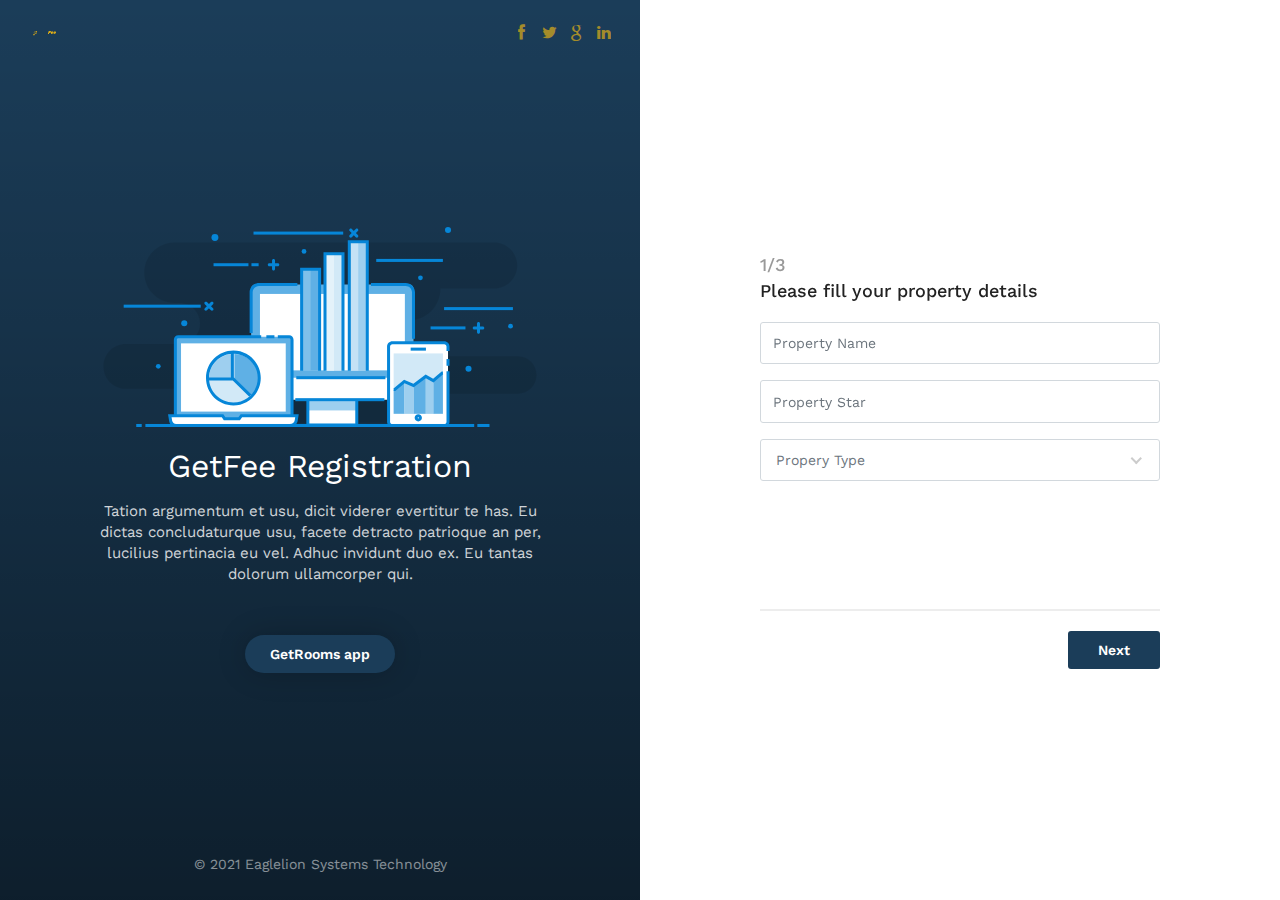
<file: index.html>
<!DOCTYPE html>
<html lang="en">
  <head>
    <meta charset="utf-8" />
    <meta http-equiv="X-UA-Compatible" content="IE=edge" />
    <meta
      name="viewport"
      content="width=device-width, initial-scale=1, shrink-to-fit=no"
    />
    <meta
      name="description"
      content="Wilio Survey, Quotation, Review and Register form Wizard by Ansonika."
    />
    <meta name="author" content="Ansonika" />
    <title>GetFee Hotel Registration</title>

    <!-- Favicons-->
    <link rel="shortcut icon" href="img/logo.svg" type="image/x-icon" />
    <link
      rel="apple-touch-icon"
      type="image/x-icon"
      href="img/apple-touch-icon-57x57-precomposed.png"
    />
    <link
      rel="apple-touch-icon"
      type="image/x-icon"
      sizes="72x72"
      href="img/apple-touch-icon-72x72-precomposed.png"
    />
    <link
      rel="apple-touch-icon"
      type="image/x-icon"
      sizes="114x114"
      href="img/apple-touch-icon-114x114-precomposed.png"
    />
    <link
      rel="apple-touch-icon"
      type="image/x-icon"
      sizes="144x144"
      href="img/apple-touch-icon-144x144-precomposed.png"
    />

    <!-- GOOGLE WEB FONT -->
    <link
      href="https://fonts.googleapis.com/css?family=Work+Sans:400,500,600"
      rel="stylesheet"
    />

    <!-- BASE CSS -->
    <link href="css/bootstrap.min.css" rel="stylesheet" />
    <link href="css/menu.css" rel="stylesheet" />
    <link href="css/style.css" rel="stylesheet" />
    <link href="css/vendors.css" rel="stylesheet" />

    <!-- YOUR CUSTOM CSS -->
    <link href="css/custom.css" rel="stylesheet" />

    <!-- MODERNIZR MENU -->
    <script src="js/modernizr.js"></script>
  </head>

  <body>
    <div id="preloader">
      <div data-loader="circle-side"></div>
    </div>
    <!-- /Preload -->

    <div id="loader_form">
      <div data-loader="circle-side-2"></div>
    </div>
    <!-- /loader_form -->

    <!-- /menu -->

    <div class="container-fluid full-height">
      <div class="row row-height">
        <div class="col-lg-6 content-left">
          <div class="content-left-wrapper">
            <a href="index.html" id="logo"
              ><img src="img/logo.svg" alt="" width="49" height="35"
            /></a>
            <div id="social">
              <ul>
                <li>
                  <a href="#0"><i class="icon-facebook"></i></a>
                </li>
                <li>
                  <a href="#0"><i class="icon-twitter"></i></a>
                </li>
                <li>
                  <a href="#0"><i class="icon-google"></i></a>
                </li>
                <li>
                  <a href="#0"><i class="icon-linkedin"></i></a>
                </li>
              </ul>
            </div>
            <!-- /social -->
            <div>
              <figure>
                <img src="img/info_graphic_1.svg" alt="" class="img-fluid" />
              </figure>
              <h2>GetFee Registration</h2>
              <p>
                Tation argumentum et usu, dicit viderer evertitur te has. Eu
                dictas concludaturque usu, facete detracto patrioque an per,
                lucilius pertinacia eu vel. Adhuc invidunt duo ex. Eu tantas
                dolorum ullamcorper qui.
              </p>
              <a href="#0" class="btn_1 rounded">GetRooms app</a>
              <a href="#0" class="btn_1 rounded mobile_btn">GetRooms app</a>
            </div>
            <div class="copy">© 2021 Eaglelion Systems Technology</div>
          </div>
          <!-- /content-left-wrapper -->
        </div>
        <!-- /content-left -->

        <div class="col-lg-6 content-right" id="start">
          <div id="wizard_container">
            <div id="top-wizard">
              <div id="progressbar"></div>
            </div>
            <!-- /top-wizard -->
            <form id="wrapped" method="POST">
              <input id="website" name="website" type="text" value="" />
              <!-- Leave for security protection, read docs for details -->
              <div id="middle-wizard">
                <div class="step">
                  <h3 class="main_question">
                    <strong>1/3</strong>Please fill your property details
                  </h3>
                  <div class="form-group">
                    <input
                      type="text"
                      name="propertyname"
                      class="form-control required"
                      placeholder="Property Name"
                    />
                  </div>
                  <div class="form-group">
                    <input
                      type="text"
                      name="propertystar"
                      class="form-control required"
                      placeholder="Property Star"
                    />
                  </div>
                  <div class="form-group">
                    <div class="styled-select clearfix">
                      <select class="wide required" name="country">
                        <option value="">Propery Type</option>
                        <option value="hotel">Hotel</option>
                        <option value="resort">Resort</option>
                        <option value="apartment">Apartment</option>
                        <option value="guesthouse">Guest House</option>
                        <option value="other">Other</option>
                      </select>
                    </div>
                  </div>
                  <!-- /row -->
                </div>

                <div class="step">
                  <h3 class="main_question">
                    <strong>2/3</strong>Do you think to suggest our company to a
                    friend or parent?
                  </h3>
                  <div class="form-group">
                    <input
                      type="text"
                      name="managername"
                      class="form-control required"
                      placeholder="Manager Full Name"
                    />
                  </div>
                  <div class="form-group">
                    <input
                      type="text"
                      name="managerphone"
                      class="form-control required"
                      placeholder="Manager Phone"
                    />
                  </div>
                  <div class="form-group">
                    <input
                      type="email"
                      name="manageremail"
                      class="form-control required"
                      placeholder="Manager Email"
                    />
                  </div>
                </div>

                <div class="submit step">
                  <h3 class="main_question">
                    <strong>3/3</strong>How do rate your overall satisfaction
                    about the service provided?
                  </h3>
                  <div class="summary">
                    <ul>
                      <li>
                        <strong>1</strong>
                        <h5>Personal Details</h5>
                        <ul>
                          <li>
                            <label>First Name</label>:
                            <span id="first_name"></span>
                          </li>
                          <li>
                            <label>Last Name</label>:
                            <span id="last_name"></span>
                          </li>
                          <li>
                            <label>Email</label>: <span id="email"></span>
                          </li>
                          <li>
                            <label>Country</label>: <span id="country"></span>
                          </li>
                        </ul>
                      </li>
                      <li>
                        <strong>2</strong>
                        <h5>Account Details</h5>
                        <ul>
                          <li>
                            <label>User Name</label>:
                            <span id="user_name"></span>
                          </li>
                          <li>
                            <label>Password</label>: <span id="password"></span>
                          </li>
                        </ul>
                      </li>
                    </ul>
                  </div>

                  <div class="form-group terms">
                    <label class="container_check"
                      >Please accept our
                      <a
                        href="http://privacy.getrooms.me/"
                        data-target="#terms-txt"
                        >Terms and conditions</a
                      >
                      <input
                        type="checkbox"
                        name="terms"
                        value="Yes"
                        class="required"
                      />
                      <span class="checkmark"></span>
                    </label>
                  </div>
                </div>
              </div>
              <!-- /middle-wizard -->
              <div id="bottom-wizard">
                <button type="button" name="backward" class="backward">
                  Prev
                </button>
                <button type="button" name="forward" class="forward">
                  Next
                </button>
                <button type="submit" name="process" class="submit">
                  Submit
                </button>
              </div>
              <!-- /bottom-wizard -->
            </form>
          </div>
          <!-- /Wizard container -->
        </div>
        <!-- /content-right-->
      </div>
      <!-- /row-->
    </div>
    <!-- /container-fluid -->

    <div class="cd-overlay-nav">
      <span></span>
    </div>
    <!-- /cd-overlay-nav -->

    <div class="cd-overlay-content">
      <span></span>
    </div>
    <!-- /cd-overlay-content -->

    <!-- /menu button -->

    <!-- Modal terms -->
    <div
      class="modal fade"
      id="terms-txt"
      tabindex="-1"
      role="dialog"
      aria-labelledby="termsLabel"
      aria-hidden="true"
    >
      <div class="modal-dialog modal-dialog-centered">
        <div class="modal-content">
          <div class="modal-header">
            <h4 class="modal-title" id="termsLabel">Terms and conditions</h4>
            <button
              type="button"
              class="close"
              data-dismiss="modal"
              aria-hidden="true"
            >
              &times;
            </button>
          </div>
          <div class="modal-body">
            <p>
              Lorem ipsum dolor sit amet, in porro albucius qui, in
              <strong>nec quod novum accumsan</strong>, mei ludus tamquam
              dolores id. No sit debitis meliore postulant, per ex prompta
              alterum sanctus, pro ne quod dicunt sensibus.
            </p>
            <p>
              Lorem ipsum dolor sit amet, in porro albucius qui, in nec quod
              novum accumsan, mei ludus tamquam dolores id. No sit debitis
              meliore postulant, per ex prompta alterum sanctus, pro ne quod
              dicunt sensibus. Lorem ipsum dolor sit amet,
              <strong>in porro albucius qui</strong>, in nec quod novum
              accumsan, mei ludus tamquam dolores id. No sit debitis meliore
              postulant, per ex prompta alterum sanctus, pro ne quod dicunt
              sensibus.
            </p>
            <p>
              Lorem ipsum dolor sit amet, in porro albucius qui, in nec quod
              novum accumsan, mei ludus tamquam dolores id. No sit debitis
              meliore postulant, per ex prompta alterum sanctus, pro ne quod
              dicunt sensibus.
            </p>
          </div>
          <div class="modal-footer">
            <button type="button" class="btn_1" data-dismiss="modal">
              Close
            </button>
          </div>
        </div>
        <!-- /.modal-content -->
      </div>
      <!-- /.modal-dialog -->
    </div>
    <!-- /.modal -->

    <!-- COMMON SCRIPTS -->
    <script src="js/jquery-3.2.1.min.js"></script>
    <script src="js/common_scripts.min.js"></script>
    <script src="js/velocity.min.js"></script>
    <script src="js/functions.js"></script>

    <!-- Wizard script -->
    <script src="js/survey_func.js"></script>
  </body>
</html>
</file>
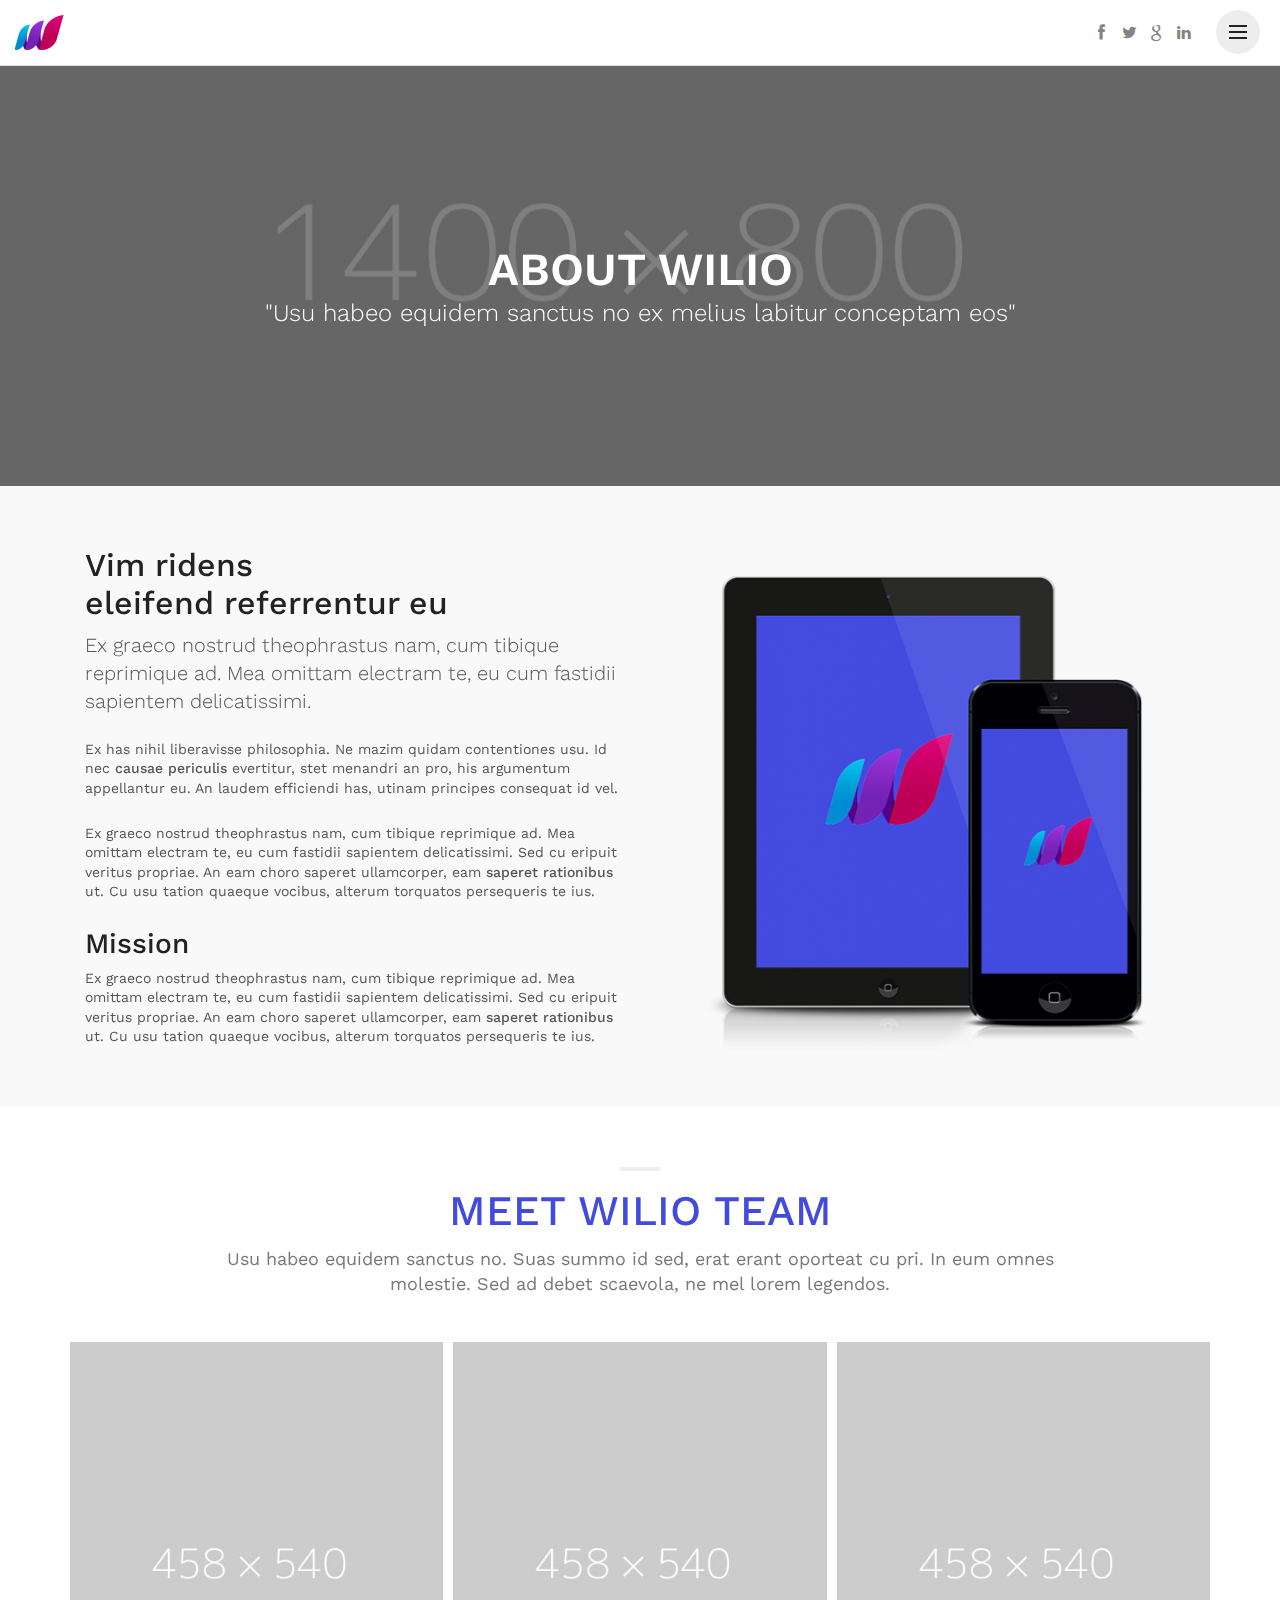
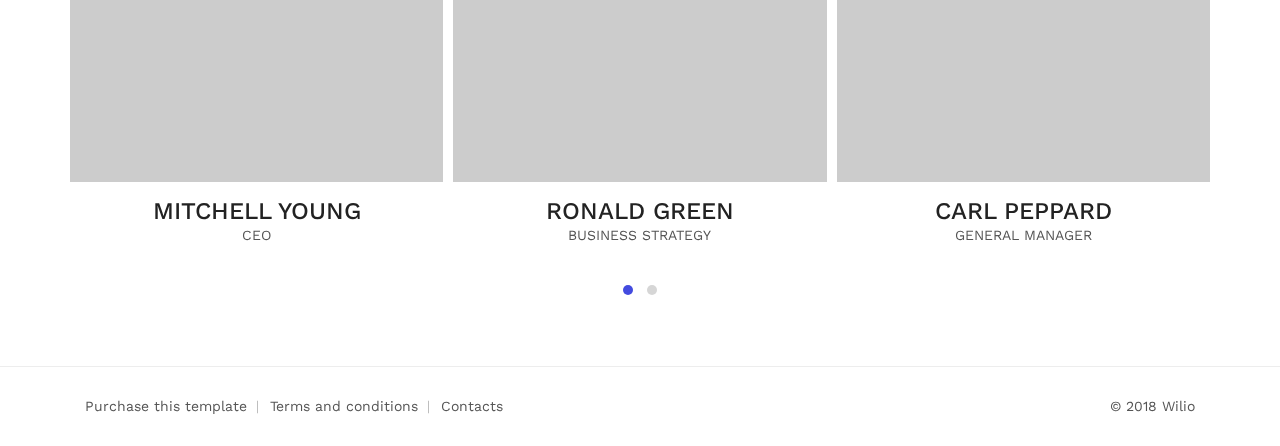
<file: about.html>
<!DOCTYPE html>
<html lang="en">

<head>
    <meta charset="utf-8">
    <meta http-equiv="X-UA-Compatible" content="IE=edge">
    <meta name="viewport" content="width=device-width, initial-scale=1, shrink-to-fit=no">
    <meta name="description" content="Wilio Survey, Quotation, Review and Register form Wizard by Ansonika.">
    <meta name="author" content="Ansonika">
    <title>Wilio | Survey, Quotation, Review and Register form Wizard</title>

    <!-- Favicons-->
    <link rel="shortcut icon" href="img/favicon.ico" type="image/x-icon">
    <link rel="apple-touch-icon" type="image/x-icon" href="img/apple-touch-icon-57x57-precomposed.png">
    <link rel="apple-touch-icon" type="image/x-icon" sizes="72x72" href="img/apple-touch-icon-72x72-precomposed.png">
    <link rel="apple-touch-icon" type="image/x-icon" sizes="114x114" href="img/apple-touch-icon-114x114-precomposed.png">
    <link rel="apple-touch-icon" type="image/x-icon" sizes="144x144" href="img/apple-touch-icon-144x144-precomposed.png">

    <!-- GOOGLE WEB FONT -->
    <link href="https://fonts.googleapis.com/css?family=Work+Sans:400,500,600" rel="stylesheet">

    <!-- BASE CSS -->
    <link href="css/bootstrap.min.css" rel="stylesheet">
	<link href="css/menu.css" rel="stylesheet">
    <link href="css/style.css" rel="stylesheet">
	<link href="css/vendors.css" rel="stylesheet">

    <!-- YOUR CUSTOM CSS -->
    <link href="css/custom.css" rel="stylesheet">
	
	<!-- MODERNIZR MENU -->
	<script src="js/modernizr.js"></script>

</head>

<body>
	
	<div id="preloader">
		<div data-loader="circle-side"></div>
	</div><!-- /Preload -->
	
	<div id="loader_form">
		<div data-loader="circle-side-2"></div>
	</div><!-- /loader_form -->
	
	<header>
		<div class="container-fluid">
		    <div class="row">
                <div class="col-3">
                    <a href="index.html"><img src="img/logo.png" alt="" width="49" height="35"></a>
                </div>
                <div class="col-9">
                    <div id="social">
                        <ul>
                            <li><a href="#0"><i class="icon-facebook"></i></a></li>
                            <li><a href="#0"><i class="icon-twitter"></i></a></li>
                            <li><a href="#0"><i class="icon-google"></i></a></li>
                            <li><a href="#0"><i class="icon-linkedin"></i></a></li>
                        </ul>
                    </div>
                    <!-- /social -->
					<a href="#0" class="cd-nav-trigger">Menu<span class="cd-icon"></span></a>
					<!-- /menu button -->
                    <nav>
						<ul class="cd-primary-nav">
							<li><a href="index.html" class="animated_link">Home</a></li>
							<li><a href="quotation-wizard-version.html" class="animated_link">Quote Version</a></li>
							<li><a href="review-wizard-version.html" class="animated_link">Review Version</a></li>
							<li><a href="registration-wizard-version.html" class="animated_link">Registration Version</a></li>
							<li><a href="about.html" class="animated_link">About Us</a></li>
							<li><a href="contacts.html" class="animated_link">Contact Us</a></li>
						</ul>
					</nav>
					<!-- /menu -->
                </div>
            </div>
		</div>
		<!-- /container -->
	</header>
	<!-- /Header -->
	
	<section class="parallax_window_in" data-parallax="scroll" data-image-src="img/sub_header_about.jpg" data-natural-width="1400" data-natural-height="800">
		<div id="sub_content_in">
			<h1>About Wilio</h1>
			<p>"Usu habeo equidem sanctus no ex melius labitur conceptam eos"</p>
		</div>
	</section>
	<!-- /section -->

	<main id="general_page">
		<div class="container_styled_1">
			<div class="container margin_60_35">
				<div class="row">
					<div class="col-lg-6">
						<h2 class="nomargin_top">Vim ridens<br>eleifend referrentur eu</h2>
						<p class="lead">Ex graeco nostrud theophrastus nam, cum tibique reprimique ad. Mea omittam electram te, eu cum fastidii sapientem delicatissimi.</p>
						<p>
							Ex has nihil liberavisse philosophia. Ne mazim quidam contentiones usu. Id nec <strong>causae periculis </strong>evertitur, stet menandri an pro, his argumentum appellantur eu. An laudem efficiendi has, utinam principes consequat id vel.</p>
						<p>Ex graeco nostrud theophrastus nam, cum tibique reprimique ad. Mea omittam electram te, eu cum fastidii sapientem delicatissimi. Sed cu eripuit veritus propriae. An eam choro saperet ullamcorper, eam <strong>saperet rationibus</strong> ut. Cu usu tation quaeque vocibus, alterum torquatos persequeris te ius.</p>
						<h3>Mission</h3>
						<p>Ex graeco nostrud theophrastus nam, cum tibique reprimique ad. Mea omittam electram te, eu cum fastidii sapientem delicatissimi. Sed cu eripuit veritus propriae. An eam choro saperet ullamcorper, eam <strong>saperet rationibus</strong> ut. Cu usu tation quaeque vocibus, alterum torquatos persequeris te ius.</p>
					</div>
					<div class="col-lg-5 ml-lg-5 add_top_30">
						<img src="img/devices_2.png" alt="" class="img-fluid">
					</div>
				</div>
				<!-- End row -->
			</div>
		</div>
		<div class="container margin_60">
			<div class="main_title">
				<h2><em></em>Meet Wilio Team</h2>
				<p>
					Usu habeo equidem sanctus no. Suas summo id sed, erat erant oporteat cu pri. In eum omnes molestie. Sed ad debet scaevola, ne mel lorem legendos.
				</p>
			</div>	
			<!--Team Carousel -->
			<div class="row">
				<div class="owl-carousel owl-theme team-carousel">
					<div class="team-item">
						<div class="team-item-img">
							<img src="img/team/team-1.jpg" alt="">
							<div class="team-item-detail">
								<div class="team-item-detail-inner">
									<h4>Mitchell Young</h4>
									<p>Similique sunt culpa qui officia deserunt mollitia animi dolorum fuga.</p>
									<ul class="social">
										<li><a href="#0"><i class="icon-facebook"></i></a>
										</li>
										<li><a href="#0"><i class="icon-twitter"></i></a>
										</li>
										<li><a href="#0"><i class="icon-google"></i></a>
										</li>
										<li><a href="#0"><i class="icon-linkedin"></i></a>
										</li>
									</ul>
									<a href="#0" class="btn_1 white">View porfile</a>
								</div>
							</div>
						</div>
						<div class="team-item-info">
							<h4>Mitchell Young</h4>
							<p>CEO</p>
						</div>
					</div>
					<!-- /team-item -->
					<div class="team-item">
						<div class="team-item-img">
							<img src="img/team/team-2.jpg" alt="">
							<div class="team-item-detail">
								<div class="team-item-detail-inner">
									<h4>Ronald Green</h4>
									<p>Similique sunt culpa qui officia deserunt mollitia animi dolorum fuga.</p>
									<ul class="social">
										<li><a href="#0"><i class="icon-facebook"></i></a>
										</li>
										<li><a href="#0"><i class="icon-twitter"></i></a>
										</li>
										<li><a href="#0"><i class="icon-google"></i></a>
										</li>
										<li><a href="#0"><i class="icon-linkedin"></i></a>
										</li>
									</ul>
									<a href="#0" class="btn_1 white">View porfile</a>
								</div>
							</div>
						</div>
						<div class="team-item-info">
							<h4>Ronald Green</h4>
							<p>Business Strategy</p>
						</div>
					</div>
					<!-- /team-item -->
					<div class="team-item">
						<div class="team-item-img">
							<img src="img/team/team-3.jpg" alt="">
							<div class="team-item-detail">
								<div class="team-item-detail-inner">
									<h4>Carl Peppard</h4>
									<p>Similique sunt culpa qui officia deserunt mollitia animi dolorum fuga.</p>
									<ul class="social">
										<li><a href="#0"><i class="icon-facebook"></i></a>
										</li>
										<li><a href="#0"><i class="icon-twitter"></i></a>
										</li>
										<li><a href="#0"><i class="icon-google"></i></a>
										</li>
										<li><a href="#0"><i class="icon-linkedin"></i></a>
										</li>
									</ul>
									<a href="#0" class="btn_1 white">View porfile</a>
								</div>
							</div>
						</div>
						<div class="team-item-info">
							<h4>Carl Peppard</h4>
							<p>General Manager</p>
						</div>
					</div>
					<!-- /team-item -->
					<div class="team-item">
						<div class="team-item-img">
							<img src="img/team/team-4.jpg" alt="">
							<div class="team-item-detail">
								<div class="team-item-detail-inner">
									<h4>Sandra Bullock</h4>
									<p>Similique sunt culpa qui officia deserunt mollitia animi dolorum fuga.</p>
									<ul class="social">
										<li><a href="#0"><i class="icon-facebook"></i></a>
										</li>
										<li><a href="#0"><i class="icon-twitter"></i></a>
										</li>
										<li><a href="#0"><i class="icon-google"></i></a>
										</li>
										<li><a href="#0"><i class="icon-linkedin"></i></a>
										</li>
									</ul>
									<a href="#0" class="btn_1 white">View porfile</a>
								</div>
							</div>
						</div>
						<div class="team-item-info">
							<h4>Sandra Bullock</h4>
							<p>Customer Support</p>
						</div>
					</div>
					<!-- /team-item -->
				</div>
			</div>
			<!--End Team Carousel-->
		</div>
		<!-- End container -->
	</main>
	
	<footer class="clearfix">
		<div class="container">
			<p>© 2018 Wilio</p>
			<ul>
				<li><a href="#0" class="animated_link">Purchase this template</a></li>
				<li><a href="#0" class="animated_link">Terms and conditions</a></li>
				<li><a href="#0" class="animated_link">Contacts</a></li>
			</ul>
		</div>
	</footer>
	<!-- end footer-->

	<div class="cd-overlay-nav">
		<span></span>
	</div>
	<!-- /cd-overlay-nav -->

	<div class="cd-overlay-content">
		<span></span>
	</div>
	<!-- /cd-overlay-content -->
	
	<!-- COMMON SCRIPTS -->
	<script src="js/jquery-3.2.1.min.js"></script>
    <script src="js/common_scripts.min.js"></script>
	<script src="js/velocity.min.js"></script>
	<script src="js/functions.js"></script>
	
	<!-- SPECIFIC SCRIPTS -->
	<script src="js/parallax.min.js"></script>
	<script src="js/owl-carousel.js"></script>
	<script>
	"use strict";
	$(".team-carousel").owlCarousel({
			items: 1,
			loop: false,
			margin: 10,
			autoplay: false,
			smartSpeed: 300,
			responsiveClass: false,
			responsive: {
				320: {
					items: 1,
				},
				768: {
					items: 2,
				},
				1000: {
					items: 3,
				}
			}
		});
	</script>

</body>
</html>
</file>
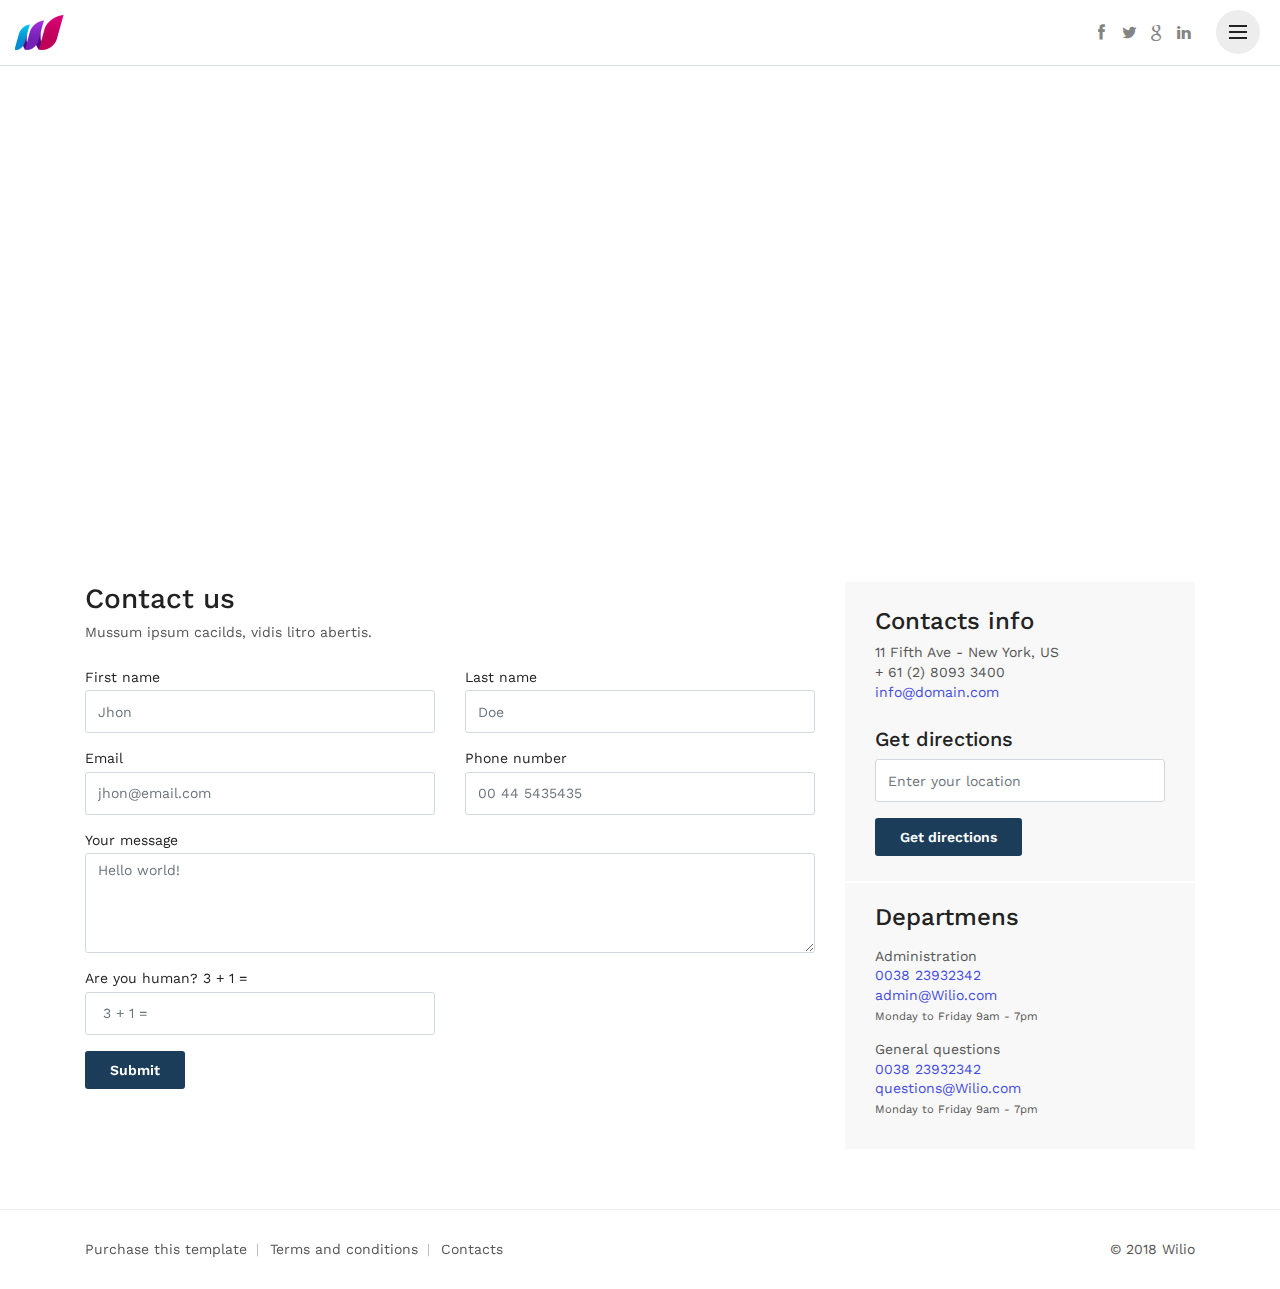
<file: contacts.html>
<!DOCTYPE html>
<html lang="en">

<head>
    <meta charset="utf-8">
    <meta http-equiv="X-UA-Compatible" content="IE=edge">
    <meta name="viewport" content="width=device-width, initial-scale=1, shrink-to-fit=no">
    <meta name="description" content="Wilio Survey, Quotation, Review and Register form Wizard by Ansonika.">
    <meta name="author" content="Ansonika">
    <title>Wilio | Survey, Quotation, Review and Register form Wizard</title>

    <!-- Favicons-->
    <link rel="shortcut icon" href="img/favicon.ico" type="image/x-icon">
    <link rel="apple-touch-icon" type="image/x-icon" href="img/apple-touch-icon-57x57-precomposed.png">
    <link rel="apple-touch-icon" type="image/x-icon" sizes="72x72" href="img/apple-touch-icon-72x72-precomposed.png">
    <link rel="apple-touch-icon" type="image/x-icon" sizes="114x114" href="img/apple-touch-icon-114x114-precomposed.png">
    <link rel="apple-touch-icon" type="image/x-icon" sizes="144x144" href="img/apple-touch-icon-144x144-precomposed.png">

    <!-- GOOGLE WEB FONT -->
    <link href="https://fonts.googleapis.com/css?family=Work+Sans:400,500,600" rel="stylesheet">

    <!-- BASE CSS -->
    <link href="css/bootstrap.min.css" rel="stylesheet">
	<link href="css/menu.css" rel="stylesheet">
    <link href="css/style.css" rel="stylesheet">
	<link href="css/vendors.css" rel="stylesheet">

    <!-- YOUR CUSTOM CSS -->
    <link href="css/custom.css" rel="stylesheet">
	
	<!-- MODERNIZR MENU -->
	<script src="js/modernizr.js"></script>

</head>

<body>
	
	<div id="preloader">
		<div data-loader="circle-side"></div>
	</div><!-- /Preload -->
	
	<div id="loader_form">
		<div data-loader="circle-side-2"></div>
	</div><!-- /loader_form -->
	
	<header>
		<div class="container-fluid">
		    <div class="row">
                <div class="col-3">
                    <a href="index.html"><img src="img/logo.png" alt="" width="49" height="35"></a>
                </div>
                <div class="col-9">
                    <div id="social">
                        <ul>
                            <li><a href="#0"><i class="icon-facebook"></i></a></li>
                            <li><a href="#0"><i class="icon-twitter"></i></a></li>
                            <li><a href="#0"><i class="icon-google"></i></a></li>
                            <li><a href="#0"><i class="icon-linkedin"></i></a></li>
                        </ul>
                    </div>
                    <!-- /social -->
					<a href="#0" class="cd-nav-trigger">Menu<span class="cd-icon"></span></a>
					<!-- /menu button -->
                    <nav>
						<ul class="cd-primary-nav">
							<li><a href="index.html" class="animated_link">Home</a></li>
							<li><a href="quotation-wizard-version.html" class="animated_link">Quote Version</a></li>
							<li><a href="review-wizard-version.html" class="animated_link">Review Version</a></li>
							<li><a href="registration-wizard-version.html" class="animated_link">Registration Version</a></li>
							<li><a href="about.html" class="animated_link">About Us</a></li>
							<li><a href="contacts.html" class="animated_link">Contact Us</a></li>
						</ul>
					</nav>
					<!-- /menu -->
                </div>
            </div>
		</div>
		<!-- /container -->
	</header>
	<!-- /Header -->

	<main id="general_page">
		<iframe src="https://www.google.com/maps/embed?pb=!1m18!1m12!1m3!1d19864.623539539858!2d-0.1407216728393208!3d51.51178603603532!2m3!1f0!2f0!3f0!3m2!1i1024!2i768!4f13.1!3m3!1m2!1s0x487604cb878e81b3%3A0x91f10fa364452046!2sCovent+Garden%2C+Londra+WC2E+8BG%2C+Regno+Unito!5e0!3m2!1sit!2ses!4v1538380105649" width="600" height="450" allowfullscreen id="map_iframe"></iframe>
		<!-- end map-->
		<div class="container margin_60_35">
			<div class="row">
				<div class="col-lg-8">
					<h3>Contact us</h3>
					<p>
						Mussum ipsum cacilds, vidis litro abertis.
					</p>
					<div>
						<div id="message-contact"></div>
						<form method="post" action="assets/contact.php" id="contactform">
							<div class="row">
								<div class="col-md-6 col-sm-6">
									<div class="form-group">
										<label>First name</label>
										<input type="text" class="form-control" id="name_contact" name="name_contact" placeholder="Jhon">
									</div>
								</div>
								<div class="col-md-6 col-sm-6">
									<div class="form-group">
										<label>Last name</label>
										<input type="text" class="form-control" id="lastname_contact" name="lastname_contact" placeholder="Doe">
									</div>
								</div>
							</div>
							<div class="row">
								<div class="col-md-6 col-sm-6">
									<div class="form-group">
										<label>Email</label>
										<input type="email" id="email_contact" name="email_contact" class="form-control" placeholder="jhon@email.com">
									</div>
								</div>
								<div class="col-md-6 col-sm-6">
									<div class="form-group">
										<label>Phone number</label>
										<input type="text" id="phone_contact" name="phone_contact" class="form-control" placeholder="00 44 5435435">
									</div>
								</div>
							</div>
							<div class="row">
								<div class="col-md-12">
									<div class="form-group">
										<label>Your message</label>
										<textarea rows="5" id="message_contact" name="message_contact" class="form-control" style="height:100px;" placeholder="Hello world!"></textarea>
									</div>
								</div>
							</div>
							<div class="row">
								<div class="col-md-6">
									<div class="form-group">
										<label>Are you human? 3 + 1 =</label>
										<input type="text" id="verify_contact" class=" form-control" placeholder=" 3 + 1 =">
									</div>
									<p><input type="submit" value="Submit" class="btn_1 add_bottom_15" id="submit-contact"></p>
								</div>
							</div>
						</form>
					</div>
				</div>
				<!-- End col lg 9 -->
				<aside class="col-lg-4">
					<div class="box_style_2">
						<h4>Contacts info</h4>
						<p>
							11 Fifth Ave - New York, US
							<br> + 61 (2) 8093 3400
							<br>
							<a href="#">info@domain.com</a>
						</p>
						<h5>Get directions</h5>
						<form action="http://maps.google.com/maps" method="get" target="_blank">
							<div class="form-group">
								<input type="text" name="saddr" placeholder="Enter your location" class="form-control" style="background:none;">
								<input type="hidden" name="daddr" value="New York, NY 11430">
								<!-- Write here your end point -->
							</div>
							<input type="submit" value="Get directions" class="btn_1 add_bottom_15">
						</form>
						<hr class="styled">
						<h4>Departmens</h4>
						<ul class="contacts_info">
							<li>Administration
								<br>
								<a href="tel://003823932342">0038 23932342</a>
								<br><a href="tel://003823932342">admin@Wilio.com</a>
								<br>
								<small>Monday to Friday 9am - 7pm</small>
							</li>
							<li>General questions
								<br>
								<a href="tel://003823932342">0038 23932342</a>
								<br><a href="tel://003823932342">questions@Wilio.com</a>
								<br>
								<small>Monday to Friday 9am - 7pm</small>
							</li>
						</ul>
					</div>
				</aside>
				<!--End aside -->
			</div>
			<!-- end row-->
		</div>
		<!-- end container-->
	</main>
	
	<footer class="clearfix">
		<div class="container">
			<p>© 2018 Wilio</p>
			<ul>
				<li><a href="#0" class="animated_link">Purchase this template</a></li>
				<li><a href="#0" class="animated_link">Terms and conditions</a></li>
				<li><a href="#0" class="animated_link">Contacts</a></li>
			</ul>
		</div>
	</footer>
	<!-- end footer-->

	<div class="cd-overlay-nav">
		<span></span>
	</div>
	<!-- /cd-overlay-nav -->

	<div class="cd-overlay-content">
		<span></span>
	</div>
	<!-- /cd-overlay-content -->
	
	<!-- COMMON SCRIPTS -->
	<script src="js/jquery-3.2.1.min.js"></script>
    <script src="js/common_scripts.min.js"></script>
	<script src="js/velocity.min.js"></script>
	<script src="js/functions.js"></script>
	
	<!-- SPECIFIC SCRIPTS -->
	<script src="assets/validate.js"></script>

</body>
</html>
</file>
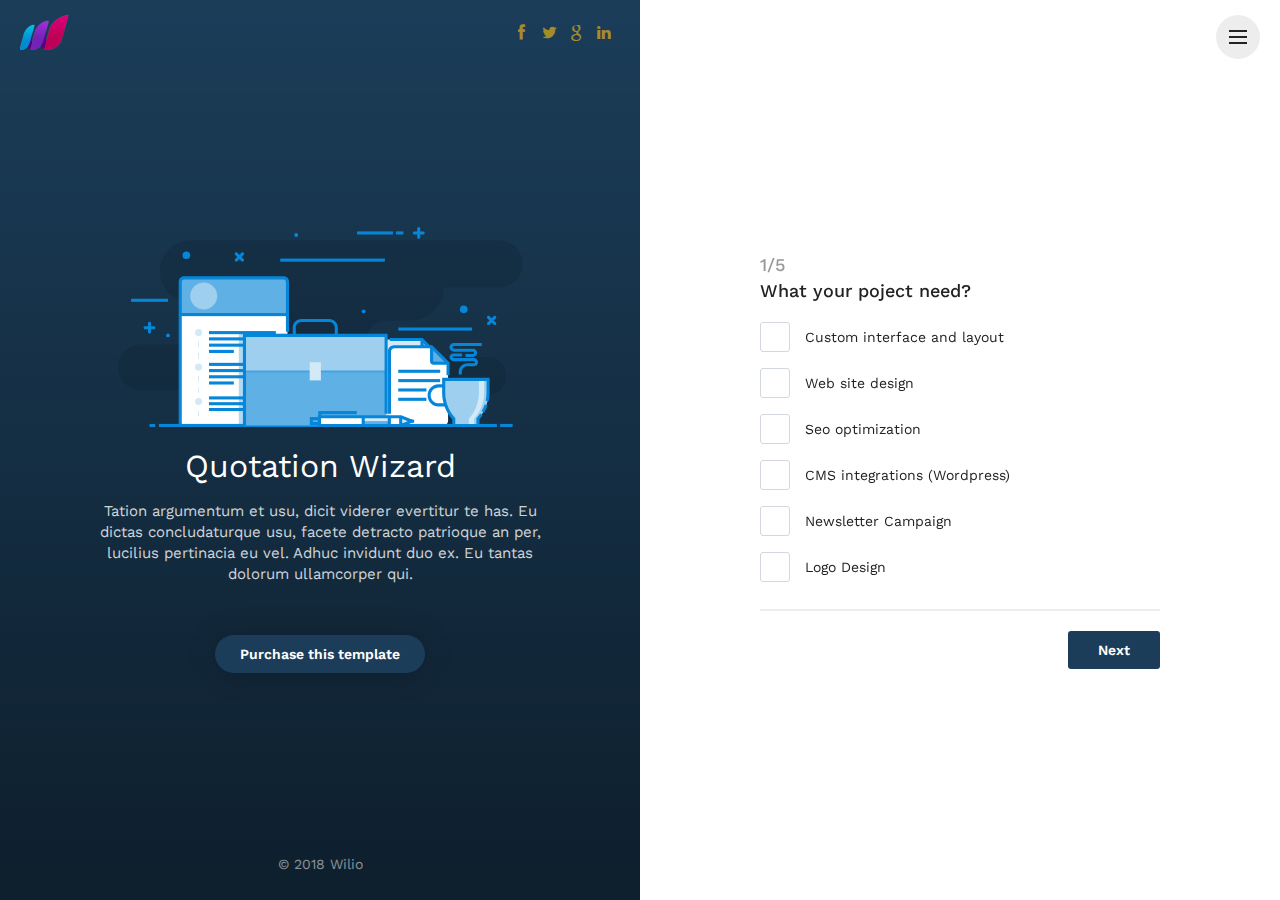
<file: quotation-wizard-version.html>
<!DOCTYPE html>
<html lang="en">

<head>
    <meta charset="utf-8">
    <meta http-equiv="X-UA-Compatible" content="IE=edge">
    <meta name="viewport" content="width=device-width, initial-scale=1, shrink-to-fit=no">
    <meta name="description" content="Wilio Survey, Quotation, Review and Register form Wizard by Ansonika.">
    <meta name="author" content="Ansonika">
    <title>Wilio | Survey, Quotation, Review and Register form Wizard</title>

    <!-- Favicons-->
    <link rel="shortcut icon" href="img/favicon.ico" type="image/x-icon">
    <link rel="apple-touch-icon" type="image/x-icon" href="img/apple-touch-icon-57x57-precomposed.png">
    <link rel="apple-touch-icon" type="image/x-icon" sizes="72x72" href="img/apple-touch-icon-72x72-precomposed.png">
    <link rel="apple-touch-icon" type="image/x-icon" sizes="114x114" href="img/apple-touch-icon-114x114-precomposed.png">
    <link rel="apple-touch-icon" type="image/x-icon" sizes="144x144" href="img/apple-touch-icon-144x144-precomposed.png">

    <!-- GOOGLE WEB FONT -->
    <link href="https://fonts.googleapis.com/css?family=Work+Sans:400,500,600" rel="stylesheet">

    <!-- BASE CSS -->
    <link href="css/bootstrap.min.css" rel="stylesheet">
	<link href="css/menu.css" rel="stylesheet">
    <link href="css/style.css" rel="stylesheet">
	<link href="css/vendors.css" rel="stylesheet">

    <!-- YOUR CUSTOM CSS -->
    <link href="css/custom.css" rel="stylesheet">
	
	<!-- MODERNIZR MENU -->
	<script src="js/modernizr.js"></script>

</head>

<body>
	
	<div id="preloader">
		<div data-loader="circle-side"></div>
	</div><!-- /Preload -->
	
	<div id="loader_form">
		<div data-loader="circle-side-2"></div>
	</div><!-- /loader_form -->
	
	<nav>
		<ul class="cd-primary-nav">
			<li><a href="index.html" class="animated_link">Home</a></li>
			<li><a href="quotation-wizard-version.html" class="animated_link">Quote Version</a></li>
			<li><a href="review-wizard-version.html" class="animated_link">Review Version</a></li>
			<li><a href="registration-wizard-version.html" class="animated_link">Registration Version</a></li>
			<li><a href="about.html" class="animated_link">About Us</a></li>
			<li><a href="contacts.html" class="animated_link">Contact Us</a></li>
		</ul>
	</nav>
	<!-- /menu -->
	
	<div class="container-fluid full-height">
		<div class="row row-height">
			<div class="col-lg-6 content-left">
				<div class="content-left-wrapper">
					<a href="index.html" id="logo"><img src="img/logo.png" alt="" width="49" height="35"></a>
					<div id="social">
						<ul>
							<li><a href="#0"><i class="icon-facebook"></i></a></li>
							<li><a href="#0"><i class="icon-twitter"></i></a></li>
							<li><a href="#0"><i class="icon-google"></i></a></li>
							<li><a href="#0"><i class="icon-linkedin"></i></a></li>
						</ul>
					</div>
					<!-- /social -->
					<div>
						<figure><img src="img/info_graphic_3.svg" alt="" class="img-fluid"></figure>
						<h2>Quotation Wizard</h2>
						<p>Tation argumentum et usu, dicit viderer evertitur te has. Eu dictas concludaturque usu, facete detracto patrioque an per, lucilius pertinacia eu vel. Adhuc invidunt duo ex. Eu tantas dolorum ullamcorper qui.</p>
						<a href="#0" class="btn_1 rounded">Purchase this template</a>
						<a href="#start" class="btn_1 rounded mobile_btn">Start Now!</a>
					</div>
					<div class="copy">© 2018 Wilio</div>
				</div>
				<!-- /content-left-wrapper -->
			</div>
			<!-- /content-left -->

			<div class="col-lg-6 content-right" id="start">
				<div id="wizard_container">
					<div id="top-wizard">
							<div id="progressbar"></div>
						</div>
						<!-- /top-wizard -->
						<form id="wrapped" method="POST" enctype="multipart/form-data">
							<input id="website" name="website" type="text" value="">
							<!-- Leave for security protection, read docs for details -->
							<div id="middle-wizard">
								<div class="step">
									<h3 class="main_question"><strong>1/5</strong>What your poject need?</h3>
									<div class="form-group">
										<label class="container_check version_2">Custom interface and layout
											<input type="checkbox" name="question_1[]" value="Custom interface and layout" class="required" onchange="getVals(this, 'question_1');">
											<span class="checkmark"></span>
										</label>
									</div>
									<div class="form-group">
										<label class="container_check version_2">Web site design
											<input type="checkbox" name="question_1[]" value="Web site design" class="required" onchange="getVals(this, 'question_1');">
											<span class="checkmark"></span>
										</label>
									</div>
									<div class="form-group">
										<label class="container_check version_2">Seo optimization
											<input type="checkbox" name="question_1[]" value="Seo optimization" class="required" onchange="getVals(this, 'question_1');">
											<span class="checkmark"></span>
										</label>
									</div>
									<div class="form-group">
										<label class="container_check version_2">CMS integrations (Wordpress)
											<input type="checkbox" name="question_1[]" value="CMS integrations (Wordpress)" class="required" onchange="getVals(this, 'question_1');">
											<span class="checkmark"></span>
										</label>
									</div>
									<div class="form-group">
										<label class="container_check version_2">Newsletter Campaign
											<input type="checkbox" name="question_1[]" value="Newsletter Campaign" class="required" onchange="getVals(this, 'question_1');">
											<span class="checkmark"></span>
										</label>
									</div>
									<div class="form-group">
										<label class="container_check version_2">Logo Design
											<input type="checkbox" name="question_1[]" value="Logo Design" class="required" onchange="getVals(this, 'question_1');">
											<span class="checkmark"></span>
										</label>
									</div>
								</div>
								<!-- /step-->
								<div class="step">
									<h3 class="main_question"><strong>2/5</strong>Please provide any additional information</h3>
									<div class="form-group add_top_30">
										<label>Additional information</label>
										<textarea name="additional_message" class="form-control required" style="height:150px;" placeholder="Type here additional info..." onkeyup="getVals(this, 'additional_message');"></textarea>
									</div>
									<div class="form-group add_top_30">
										<label>Optional file upload<br><small>(Files accepted: gif, jpg, jpeg, .png, .pdf, .doc/docx - Max file size: 50k for demo purpose, you can increase based on your host settings.)</small></label>
										<div class="fileupload">
											<input type="file" name="fileupload" accept="image/*,.pdf,application/msword,application/vnd.openxmlformats-officedocument.wordprocessingml.document" onchange="getVals(this, 'fileupload');">
										</div>
									</div>
								</div>
								<!-- /step-->
								<div class="step">
									<h3 class="main_question"><strong>3/5</strong>What is your budget?</h3>
									<div class="budget_slider">
										<input type="range" name="budget" min="0" max="2000" step="100" value="0" data-orientation="horizontal" onchange="getVals(this, 'budget');">
										<span>$</span>
									</div>
									<p>Lorem ipsum dolor sit amet, esse mazim disputando vix in. Quem reprimique eum ea, vim cu <strong>partem persius</strong> efficiantur.</p>
									<p>Ex has option delectus. Duo ex iuvaret delicata pertinacia, no nam tale summo euismod.</p>
								</div>
								<!-- /step-->
								<div class="step">
									<h3 class="main_question"><strong>4/5</strong>Please fill with your details</h3>
									<div class="form-group">
										<input type="text" name="firstname" class="form-control required" placeholder="First Name">
									</div>
									<div class="form-group">
										<input type="text" name="lastname" class="form-control required" placeholder="Last Name">
									</div>
									<div class="form-group">
										<input type="email" name="email" class="form-control required" placeholder="Your Email">
									</div>
									<div class="form-group">
										<input type="text" name="telephone" class="form-control" placeholder="Telephone">
									</div>
									<div class="form-group terms">
										<label class="container_check">Please accept our <a href="#" data-toggle="modal" data-target="#terms-txt">Terms and conditions</a>
											<input type="checkbox" name="terms" value="Yes" class="required">
											<span class="checkmark"></span>
										</label>
									</div>
								</div>
								<!-- /step-->
								<div class="submit step">
									<h3 class="main_question"><strong>5/5</strong>Summary</h3>
									<div class="summary">
										<ul>
											<li><strong>1</strong>
												<h5>What your poject need?</h5>
												<p id="question_1"></p>
											</li>
											<li><strong>2</strong>
												<h5>Additional information</h5>
												<p id="additional_message"></p>
												<p><label>File upload</label>: <span id="fileupload"></span></p>
											</li>
											<li><strong>3</strong>
												<h5>What is your budget?</h5>
												<p>$<span id="budget"></span></p>
											</li>
										</ul>
									</div>
								</div>
								<!-- /step-->
							</div>
							<!-- /middle-wizard -->
							<div id="bottom-wizard">
								<button type="button" name="backward" class="backward">Prev</button>
								<button type="button" name="forward" class="forward">Next</button>
								<button type="submit" name="process" class="submit">Submit</button>
							</div>
							<!-- /bottom-wizard -->
						</form>
					</div>
					<!-- /Wizard container -->
			</div>
			<!-- /content-right-->
		</div>
		<!-- /row-->
	</div>
	<!-- /container-fluid -->

	<div class="cd-overlay-nav">
		<span></span>
	</div>
	<!-- /cd-overlay-nav -->

	<div class="cd-overlay-content">
		<span></span>
	</div>
	<!-- /cd-overlay-content -->

	<a href="#0" class="cd-nav-trigger">Menu<span class="cd-icon"></span></a>
	<!-- /menu button -->
	
	<!-- Modal terms -->
	<div class="modal fade" id="terms-txt" tabindex="-1" role="dialog" aria-labelledby="termsLabel" aria-hidden="true">
		<div class="modal-dialog modal-dialog-centered">
			<div class="modal-content">
				<div class="modal-header">
					<h4 class="modal-title" id="termsLabel">Terms and conditions</h4>
					<button type="button" class="close" data-dismiss="modal" aria-hidden="true">&times;</button>
				</div>
				<div class="modal-body">
					<p>Lorem ipsum dolor sit amet, in porro albucius qui, in <strong>nec quod novum accumsan</strong>, mei ludus tamquam dolores id. No sit debitis meliore postulant, per ex prompta alterum sanctus, pro ne quod dicunt sensibus.</p>
					<p>Lorem ipsum dolor sit amet, in porro albucius qui, in nec quod novum accumsan, mei ludus tamquam dolores id. No sit debitis meliore postulant, per ex prompta alterum sanctus, pro ne quod dicunt sensibus. Lorem ipsum dolor sit amet, <strong>in porro albucius qui</strong>, in nec quod novum accumsan, mei ludus tamquam dolores id. No sit debitis meliore postulant, per ex prompta alterum sanctus, pro ne quod dicunt sensibus.</p>
					<p>Lorem ipsum dolor sit amet, in porro albucius qui, in nec quod novum accumsan, mei ludus tamquam dolores id. No sit debitis meliore postulant, per ex prompta alterum sanctus, pro ne quod dicunt sensibus.</p>
				</div>
				<div class="modal-footer">
					<button type="button" class="btn_1" data-dismiss="modal">Close</button>
				</div>
			</div>
			<!-- /.modal-content -->
		</div>
		<!-- /.modal-dialog -->
	</div>
	<!-- /.modal -->
	
	<!-- COMMON SCRIPTS -->
	<script src="js/jquery-3.2.1.min.js"></script>
    <script src="js/common_scripts.min.js"></script>
	<script src="js/velocity.min.js"></script>
	<script src="js/functions.js"></script>
	<script src="js/file-validator.js"></script>

	<!-- Wizard script -->
	<script src="js/quotation_func.js"></script>

</body>
</html>
</file>
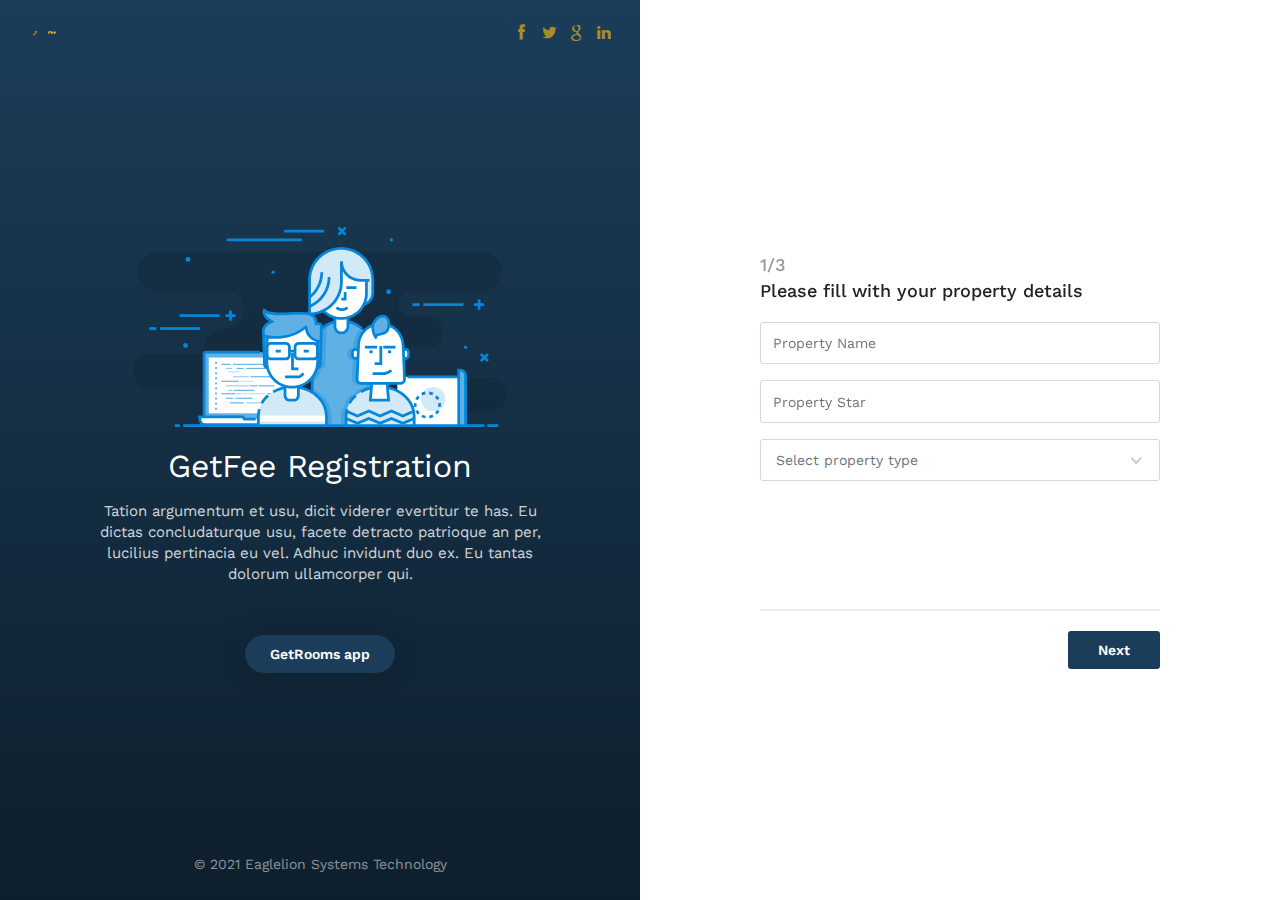
<file: registration-wizard-version.html>
<!DOCTYPE html>
<html lang="en">
  <head>
    <meta charset="utf-8" />
    <meta http-equiv="X-UA-Compatible" content="IE=edge" />
    <meta
      name="viewport"
      content="width=device-width, initial-scale=1, shrink-to-fit=no"
    />
    <meta
      name="description"
      content="Wilio Survey, Quotation, Review and Register form Wizard by Ansonika."
    />
    <meta name="author" content="Ansonika" />
    <title>GetFee Hotel Registration</title>

    <!-- Favicons-->
    <link rel="shortcut icon" href="img/logo.svg" type="image/x-icon" />
    <link
      rel="apple-touch-icon"
      type="image/x-icon"
      href="img/apple-touch-icon-57x57-precomposed.png"
    />
    <link
      rel="apple-touch-icon"
      type="image/x-icon"
      sizes="72x72"
      href="img/apple-touch-icon-72x72-precomposed.png"
    />
    <link
      rel="apple-touch-icon"
      type="image/x-icon"
      sizes="114x114"
      href="img/apple-touch-icon-114x114-precomposed.png"
    />
    <link
      rel="apple-touch-icon"
      type="image/x-icon"
      sizes="144x144"
      href="img/apple-touch-icon-144x144-precomposed.png"
    />

    <!-- GOOGLE WEB FONT -->
    <link
      href="https://fonts.googleapis.com/css?family=Work+Sans:400,500,600"
      rel="stylesheet"
    />

    <!-- BASE CSS -->
    <link href="css/bootstrap.min.css" rel="stylesheet" />
    <link href="css/menu.css" rel="stylesheet" />
    <link href="css/style.css" rel="stylesheet" />
    <link href="css/vendors.css" rel="stylesheet" />

    <!-- YOUR CUSTOM CSS -->
    <link href="css/custom.css" rel="stylesheet" />

    <!-- MODERNIZR MENU -->
    <script src="js/modernizr.js"></script>
  </head>

  <body>
    <div id="preloader">
      <div data-loader="circle-side"></div>
    </div>
    <!-- /Preload -->

    <div id="loader_form">
      <div data-loader="circle-side-2"></div>
    </div>
    <!-- /loader_form -->

    <!-- /menu -->

    <div class="container-fluid full-height">
      <div class="row row-height">
        <div class="col-lg-6 content-left">
          <div class="content-left-wrapper">
            <a href="index.html" id="logo"
              ><img src="img/logo.svg" alt="" width="49" height="35"
            /></a>
            <div id="social">
              <ul>
                <li>
                  <a href="#0"><i class="icon-facebook"></i></a>
                </li>
                <li>
                  <a href="#0"><i class="icon-twitter"></i></a>
                </li>
                <li>
                  <a href="#0"><i class="icon-google"></i></a>
                </li>
                <li>
                  <a href="#0"><i class="icon-linkedin"></i></a>
                </li>
              </ul>
            </div>
            <!-- /social -->
            <div>
              <figure>
                <img src="img/info_graphic_2.svg" alt="" class="img-fluid" />
              </figure>
              <h2>GetFee Registration</h2>
              <p>
                Tation argumentum et usu, dicit viderer evertitur te has. Eu
                dictas concludaturque usu, facete detracto patrioque an per,
                lucilius pertinacia eu vel. Adhuc invidunt duo ex. Eu tantas
                dolorum ullamcorper qui.
              </p>
              <a href="#0" class="btn_1 rounded">GetRooms app</a>
              <a href="#0" class="btn_1 rounded mobile_btn">GetRooms app</a>
            </div>
            <div class="copy">© 2021 Eaglelion Systems Technology</div>
          </div>
          <!-- /content-left-wrapper -->
        </div>
        <!-- /content-left -->

        <div class="col-lg-6 content-right" id="start">
          <div id="wizard_container">
            <div id="top-wizard">
              <div id="progressbar"></div>
            </div>
            <!-- /top-wizard -->
            <form id="wrapped" method="POST">
              <input id="website" name="website" type="text" value="" />
              <!-- Leave for security protection, read docs for details -->
              <div id="middle-wizard">
                <div class="step">
                  <h3 class="main_question">
                    <strong>1/3</strong>Please fill with your property details
                  </h3>
                  <div class="form-group">
                    <input
                      type="text"
                      name="property_name"
                      class="form-control required"
                      placeholder="Property Name"
                      onchange="getVals(this, 'property_name');"
                    />
                  </div>
                  <div class="form-group">
                    <input
                      type="text"
                      name="property_star"
                      class="form-control required"
                      placeholder="Property Star"
                      onchange="getVals(this, 'property_star');"
                    />
                  </div>

                  <div class="form-group">
                    <div class="styled-select clearfix">
                      <select
                        class="wide required"
                        name="property_type"
                        onchange="getVals(this, 'property_type');"
                      >
                        <option value="">Select property type</option>
                        <option value="Hotel">Hotel</option>
                        <option value="Resort">Resort</option>
                        <option value="Apartment">Apartment</option>
                        <option value="Guest House">Guest House</option>
                        <option value="Other">Other</option>
                      </select>
                    </div>
                  </div>
                </div>
                <!-- /step-->
                <div class="step">
                  <h3 class="main_question">
                    <strong>2/3</strong>Plase provide manager's detail
                  </h3>
                  <div class="form-group">
                    <input
                      type="text"
                      name="manager_name"
                      class="form-control required"
                      placeholder="Manager Full Name"
                      onchange="getVals(this, 'manager_name');"
                    />
                  </div>
                  <div class="form-group">
                    <input
                      type="text"
                      name="manager_phone"
                      class="form-control required"
                      placeholder="Manager Phone"
                      onchange="getVals(this, 'manager_phone');"
                    />
                  </div>

                  <div class="form-group">
                    <input
                      type="email"
                      name="manager_email"
                      class="form-control required"
                      placeholder="Manager Email"
                      onchange="getVals(this, 'manager_email');"
                    />
                  </div>

                  <div id="pass-info" class="clearfix"></div>
                  <div class="form-group terms">
                    <label class="container_check"
                      >Please accept our
                      <a href="#" data-toggle="modal" data-target="#terms-txt"
                        >Terms and conditions</a
                      >
                      <input
                        type="checkbox"
                        name="terms"
                        value="Yes"
                        class="required"
                      />
                      <span class="checkmark"></span>
                    </label>
                  </div>
                </div>
                <!-- /step-->
                <div class="submit step">
                  <h3 class="main_question"><strong>3/3</strong>Summary</h3>
                  <div class="summary">
                    <ul>
                      <li>
                        <strong>1</strong>
                        <h5>Property Details</h5>
                        <ul>
                          <li>
                            <label>Property Name</label>:
                            <span id="property_name"></span>
                          </li>
                          <li>
                            <label>Property Star</label>:
                            <span id="property_star"></span>
                          </li>
                          <li>
                            <label>Property Type</label>:
                            <span id="property_type"></span>
                          </li>
                        </ul>
                      </li>
                      <li>
                        <strong>2</strong>
                        <h5>Manager Details</h5>
                        <ul>
                          <li>
                            <label>Manager Name</label>:
                            <span id="manager_name"></span>
                          </li>
                          <li>
                            <label>Manager Phone</label>:
                            <span id="manager_phone"></span>
                          </li>
                          <li>
                            <label>Manager Email</label>:
                            <span id="manager_email"></span>
                          </li>
                        </ul>
                      </li>
                    </ul>
                  </div>
                </div>
                <!-- /step-->
              </div>
              <!-- /middle-wizard -->
              <div id="bottom-wizard">
                <button type="button" name="backward" class="backward">
                  Prev
                </button>
                <button type="button" name="forward" class="forward">
                  Next
                </button>
                <button type="submit" name="process" class="submit">
                  Submit
                </button>
              </div>
              <!-- /bottom-wizard -->
            </form>
          </div>
          <!-- /Wizard container -->
        </div>
        <!-- /content-right-->
      </div>
      <!-- /row-->
    </div>
    <!-- /container-fluid -->

    <div class="cd-overlay-nav">
      <span></span>
    </div>
    <!-- /cd-overlay-nav -->

    <div class="cd-overlay-content">
      <span></span>
    </div>
    <!-- /cd-overlay-content -->

    <!-- /menu button -->

    <!-- Modal terms -->
    <div
      class="modal fade"
      id="terms-txt"
      tabindex="-1"
      role="dialog"
      aria-labelledby="termsLabel"
      aria-hidden="true"
    >
      <div class="modal-dialog modal-dialog-centered">
        <div class="modal-content">
          <div class="modal-header">
            <h4 class="modal-title" id="termsLabel">Terms and conditions</h4>
            <button
              type="button"
              class="close"
              data-dismiss="modal"
              aria-hidden="true"
            >
              &times;
            </button>
          </div>
          <div class="modal-body">
            <p>
              Lorem ipsum dolor sit amet, in porro albucius qui, in
              <strong>nec quod novum accumsan</strong>, mei ludus tamquam
              dolores id. No sit debitis meliore postulant, per ex prompta
              alterum sanctus, pro ne quod dicunt sensibus.
            </p>
            <p>
              Lorem ipsum dolor sit amet, in porro albucius qui, in nec quod
              novum accumsan, mei ludus tamquam dolores id. No sit debitis
              meliore postulant, per ex prompta alterum sanctus, pro ne quod
              dicunt sensibus. Lorem ipsum dolor sit amet,
              <strong>in porro albucius qui</strong>, in nec quod novum
              accumsan, mei ludus tamquam dolores id. No sit debitis meliore
              postulant, per ex prompta alterum sanctus, pro ne quod dicunt
              sensibus.
            </p>
            <p>
              Lorem ipsum dolor sit amet, in porro albucius qui, in nec quod
              novum accumsan, mei ludus tamquam dolores id. No sit debitis
              meliore postulant, per ex prompta alterum sanctus, pro ne quod
              dicunt sensibus.
            </p>
          </div>
          <div class="modal-footer">
            <button type="button" class="btn_1" data-dismiss="modal">
              Close
            </button>
          </div>
        </div>
        <!-- /.modal-content -->
      </div>
      <!-- /.modal-dialog -->
    </div>
    <!-- /.modal -->

    <!-- COMMON SCRIPTS -->
    <script src="js/jquery-3.2.1.min.js"></script>
    <script src="js/common_scripts.min.js"></script>
    <script src="js/velocity.min.js"></script>
    <script src="js/functions.js"></script>
    <script src="js/pw_strenght.js"></script>

    <!-- Wizard script -->
    <script src="js/registration_func.js"></script>
  </body>
</html>
</file>
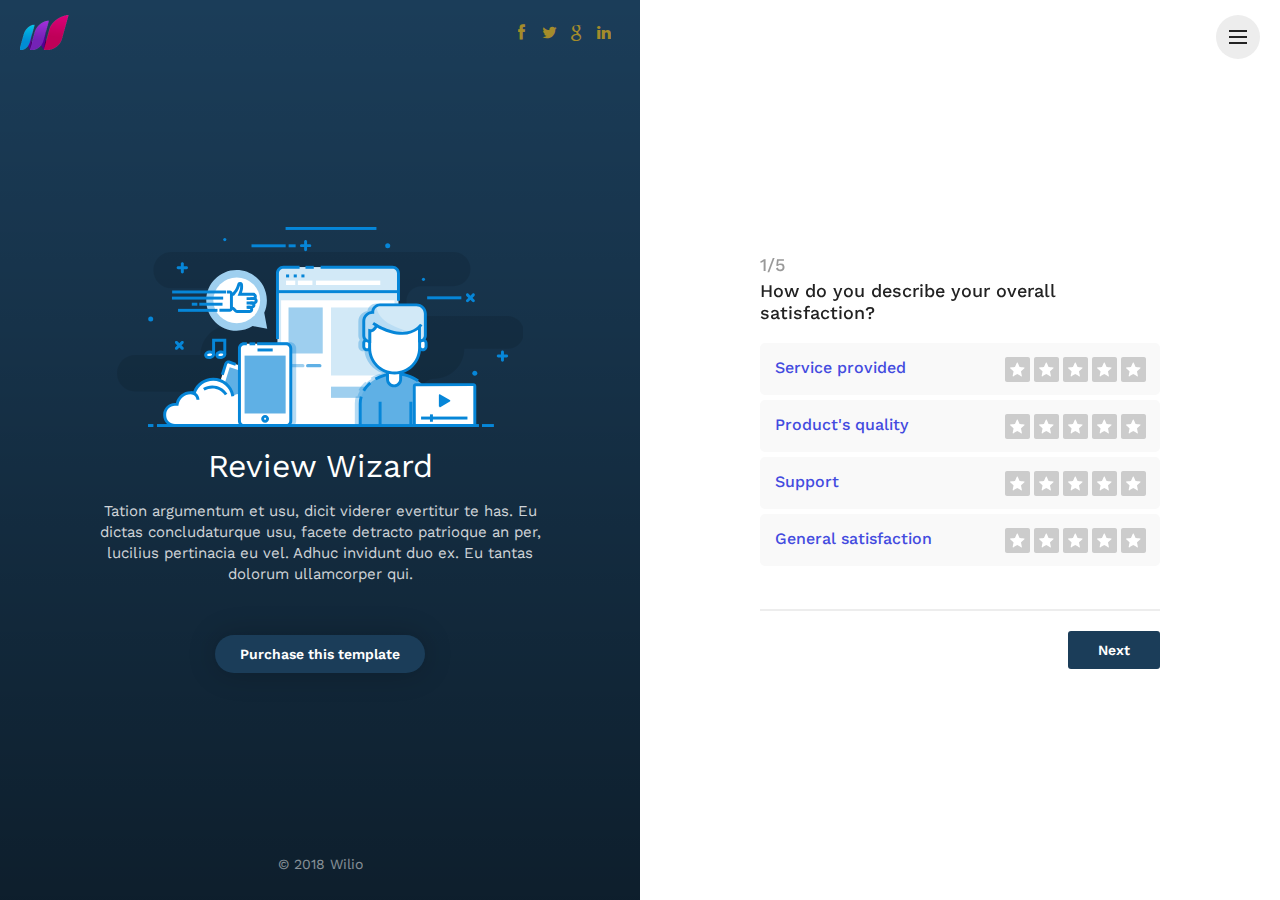
<file: review-wizard-version.html>
<!DOCTYPE html>
<html lang="en">

<head>
    <meta charset="utf-8">
    <meta http-equiv="X-UA-Compatible" content="IE=edge">
    <meta name="viewport" content="width=device-width, initial-scale=1, shrink-to-fit=no">
    <meta name="description" content="Wilio Survey, Quotation, Review and Register form Wizard by Ansonika.">
    <meta name="author" content="Ansonika">
    <title>Wilio | Survey, Quotation, Review and Register form Wizard</title>

    <!-- Favicons-->
    <link rel="shortcut icon" href="img/favicon.ico" type="image/x-icon">
    <link rel="apple-touch-icon" type="image/x-icon" href="img/apple-touch-icon-57x57-precomposed.png">
    <link rel="apple-touch-icon" type="image/x-icon" sizes="72x72" href="img/apple-touch-icon-72x72-precomposed.png">
    <link rel="apple-touch-icon" type="image/x-icon" sizes="114x114" href="img/apple-touch-icon-114x114-precomposed.png">
    <link rel="apple-touch-icon" type="image/x-icon" sizes="144x144" href="img/apple-touch-icon-144x144-precomposed.png">

    <!-- GOOGLE WEB FONT -->
    <link href="https://fonts.googleapis.com/css?family=Work+Sans:400,500,600" rel="stylesheet">

    <!-- BASE CSS -->
    <link href="css/bootstrap.min.css" rel="stylesheet">
	<link href="css/menu.css" rel="stylesheet">
    <link href="css/style.css" rel="stylesheet">
	<link href="css/vendors.css" rel="stylesheet">

    <!-- YOUR CUSTOM CSS -->
    <link href="css/custom.css" rel="stylesheet">
	
	<!-- MODERNIZR MENU -->
	<script src="js/modernizr.js"></script>

</head>

<body>
	
	<div id="preloader">
		<div data-loader="circle-side"></div>
	</div><!-- /Preload -->
	
	<div id="loader_form">
		<div data-loader="circle-side-2"></div>
	</div><!-- /loader_form -->
	
	<nav>
		<ul class="cd-primary-nav">
			<li><a href="index.html" class="animated_link">Home</a></li>
			<li><a href="quotation-wizard-version.html" class="animated_link">Quote Version</a></li>
			<li><a href="review-wizard-version.html" class="animated_link">Review Version</a></li>
			<li><a href="registration-wizard-version.html" class="animated_link">Registration Version</a></li>
			<li><a href="about.html" class="animated_link">About Us</a></li>
			<li><a href="contacts.html" class="animated_link">Contact Us</a></li>
		</ul>
	</nav>
	<!-- /menu -->
	
	<div class="container-fluid full-height">
		<div class="row row-height">
			<div class="col-lg-6 content-left">
				<div class="content-left-wrapper">
						<a href="index.html" id="logo"><img src="img/logo.png" alt="" width="49" height="35"></a>
					<div id="social">
						<ul>
							<li><a href="#0"><i class="icon-facebook"></i></a></li>
							<li><a href="#0"><i class="icon-twitter"></i></a></li>
							<li><a href="#0"><i class="icon-google"></i></a></li>
							<li><a href="#0"><i class="icon-linkedin"></i></a></li>
						</ul>
					</div>
					<!-- /social -->
					<div>
						<figure><img src="img/info_graphic_5.svg" alt="" class="img-fluid"></figure>
						<h2>Review Wizard</h2>
						<p>Tation argumentum et usu, dicit viderer evertitur te has. Eu dictas concludaturque usu, facete detracto patrioque an per, lucilius pertinacia eu vel. Adhuc invidunt duo ex. Eu tantas dolorum ullamcorper qui.</p>
						<a href="#0" class="btn_1 rounded">Purchase this template</a>
						<a href="#start" class="btn_1 rounded mobile_btn">Start Now!</a>
					</div>
					<div class="copy">© 2018 Wilio</div>
				</div>
				<!-- /content-left-wrapper -->
			</div>
			<!-- /content-left -->

			<div class="col-lg-6 content-right" id="start">
				<div id="wizard_container">
					<div id="top-wizard">
							<div id="progressbar"></div>
						</div>
						<!-- /top-wizard -->
						<form id="wrapped" method="POST">
							<input id="website" name="website" type="text" value="">
							<!-- Leave for security protection, read docs for details -->
							<div id="middle-wizard">
								<div class="step">
									<h3 class="main_question"><strong>1/5</strong>How do you describe your overall satisfaction?</h3>
										<div class="form-group rating_wp clearfix">
											<label class="rating_type">Service provided</label>
											<span class="rating">
												<input type="radio" class="required rating-input" id="rating-input-1-5" name="rating_input_1" value="5 Stars" onchange="getVals(this, 'rating_input_1');">
												<label for="rating-input-1-5" class="rating-star"></label>
												<input type="radio" class="required rating-input" id="rating-input-1-4" name="rating_input_1" value="4 Stars" onchange="getVals(this, 'rating_input_1');">
												<label for="rating-input-1-4" class="rating-star"></label>
												<input type="radio" class="required rating-input" id="rating-input-1-3" name="rating_input_1" value="3 Stars" onchange="getVals(this, 'rating_input_1');">
												<label for="rating-input-1-3" class="rating-star"></label>
												<input type="radio" class="required rating-input" id="rating-input-1-2" name="rating_input_1" value="2 Stars" onchange="getVals(this, 'rating_input_1');">
												<label for="rating-input-1-2" class="rating-star"></label>
												<input type="radio" class="required rating-input" id="rating-input-1-1" name="rating_input_1" value="1 Star" onchange="getVals(this, 'rating_input_1');">
												<label for="rating-input-1-1" class="rating-star"></label>
											</span>
										</div>
									    <div class="form-group rating_wp clearfix">
												<label class="rating_type">Product's quality</label>
												<span class="rating">
												<input type="radio" class="required rating-input" id="rating-input-2-5" name="rating_input_2" value="5 Stars" onchange="getVals(this, 'rating_input_2');">
												<label for="rating-input-2-5" class="rating-star"></label>
												<input type="radio" class="required rating-input" id="rating-input-2-4" name="rating_input_2" value="4 Stars" onchange="getVals(this, 'rating_input_2');">
												<label for="rating-input-2-4" class="rating-star"></label>
												<input type="radio" class="required rating-input" id="rating-input-2-3" name="rating_input_2" value="3 Stars" onchange="getVals(this, 'rating_input_2');">
												<label for="rating-input-2-3" class="rating-star"></label>
												<input type="radio" class="required rating-input" id="rating-input-2-2" name="rating_input_2" value="2 Stars" onchange="getVals(this, 'rating_input_2');">
												<label for="rating-input-2-2" class="rating-star"></label>
												<input type="radio" class="required rating-input" id="rating-input-2-1" name="rating_input_2" value="1 Star" onchange="getVals(this, 'rating_input_2');">
												<label for="rating-input-2-1" class="rating-star"></label>
												</span>
											</div>
											<div class="form-group rating_wp clearfix">
												<label class="rating_type">Support</label>
												<span class="rating">
												<input type="radio" class="required rating-input" id="rating-input-3-5" name="rating_input_3" value="5 Stars" onchange="getVals(this, 'rating_input_3');">
												<label for="rating-input-3-5" class="rating-star"></label>
												<input type="radio" class="required rating-input" id="rating-input-3-4" name="rating_input_3" value="4 Stars" onchange="getVals(this, 'rating_input_3');">
												<label for="rating-input-3-4" class="rating-star"></label>
												<input type="radio" class="required rating-input" id="rating-input-3-3" name="rating_input_3" value="3 Stars" onchange="getVals(this, 'rating_input_3');">
												<label for="rating-input-3-3" class="rating-star"></label>
												<input type="radio" class="required rating-input" id="rating-input-3-2" name="rating_input_3" value="2 Stars" onchange="getVals(this, 'rating_input_3');">
												<label for="rating-input-3-2" class="rating-star"></label>
												<input type="radio" class="required rating-input" id="rating-input-3-1" name="rating_input_3" value="1 Star" onchange="getVals(this, 'rating_input_3');">
												<label for="rating-input-3-1" class="rating-star"></label>
												</span>
											</div>
											<div class="form-group rating_wp clearfix">
												<label class="rating_type">General satisfaction</label>
												<span class="rating">
												<input type="radio" class="required rating-input" id="rating-input-4-5" name="rating_input_4" value="5 Stars" onchange="getVals(this, 'rating_input_4');">
												<label for="rating-input-4-5" class="rating-star"></label>
												<input type="radio" class="required rating-input" id="rating-input-4-4" name="rating_input_4" value="4 Stars" onchange="getVals(this, 'rating_input_4');">
												<label for="rating-input-4-4" class="rating-star"></label>
												<input type="radio" class="required rating-input" id="rating-input-4-3" name="rating_input_4" value="3 Stars" onchange="getVals(this, 'rating_input_4');">
												<label for="rating-input-4-3" class="rating-star"></label>
												<input type="radio" class="required rating-input" id="rating-input-4-2" name="rating_input_4" value="2 Stars" onchange="getVals(this, 'rating_input_4');">
												<label for="rating-input-4-2" class="rating-star"></label>
												<input type="radio" class="required rating-input" id="rating-input-4-1" name="rating_input_4" value="1 Star" onchange="getVals(this, 'rating_input_4');">
												<label for="rating-input-4-1" class="rating-star"></label>
												</span>
											</div>
								</div>
								<!-- /step-->
								<div class="step">
									<h3 class="main_question"><strong>4/5</strong>Your review and comments</h3>
									<div class="form-group add_top_30">
										<textarea name="review_message" class="form-control review_message required" placeholder="Write your review here..." onkeyup="getVals(this, 'review_message');"></textarea>
									</div>
								</div>
								<!-- /step-->
								<div class="step">
									<h3 class="main_question"><strong>4/5</strong>Please fill with your details</h3>
									<div class="form-group">
										<input type="text" name="firstname" class="form-control required" placeholder="First Name">
									</div>
									<div class="form-group">
										<input type="text" name="lastname" class="form-control required" placeholder="Last Name">
									</div>
									<div class="form-group">
										<input type="email" name="email" class="form-control required" placeholder="Your Email">
									</div>
									<div class="form-group">
										<input type="text" name="telephone" class="form-control" placeholder="Telephone">
									</div>
									<div class="form-group terms">
										<label class="container_check">Please accept our <a href="#" data-toggle="modal" data-target="#terms-txt">Terms and conditions</a>
											<input type="checkbox" name="terms" value="Yes" class="required">
											<span class="checkmark"></span>
										</label>
									</div>
								</div>
								<!-- /step-->
								<div class="submit step">
									<h3 class="main_question"><strong>5/5</strong>Summary</h3>
									<div class="summary">
										<ul>
											<li><strong>1</strong>
												<h5>How do you describe your overall satisfaction?</h5>
												<ul>
													<li><label>Service provided</label> <span id="rating_input_1" class="float-right"></span></li>
													<li><label>Product's quality</label> <span id="rating_input_2" class="float-right"></span></li>
													<li><label>Support</label> <span id="rating_input_3" class="float-right"></span></li>
													<li><label>General satisfaction</label> <span id="rating_input_4" class="float-right"></span></li>
												</ul>
											</li>
											<li><strong>2</strong>
												<h5>Your review and comments</h5>
												<p id="review_message"></p>
											</li>
											
										</ul>
									</div>
								</div>
								<!-- /step-->
							</div>
							<!-- /middle-wizard -->
							<div id="bottom-wizard">
								<button type="button" name="backward" class="backward">Prev</button>
								<button type="button" name="forward" class="forward">Next</button>
								<button type="submit" name="process" class="submit">Submit</button>
							</div>
							<!-- /bottom-wizard -->
						</form>
					</div>
					<!-- /Wizard container -->
			</div>
			<!-- /content-right-->
		</div>
		<!-- /row-->
	</div>
	<!-- /container-fluid -->

	<div class="cd-overlay-nav">
		<span></span>
	</div>
	<!-- /cd-overlay-nav -->

	<div class="cd-overlay-content">
		<span></span>
	</div>
	<!-- /cd-overlay-content -->

	<a href="#0" class="cd-nav-trigger">Menu<span class="cd-icon"></span></a>
	<!-- /menu button -->
	
	<!-- Modal terms -->
	<div class="modal fade" id="terms-txt" tabindex="-1" role="dialog" aria-labelledby="termsLabel" aria-hidden="true">
		<div class="modal-dialog modal-dialog-centered">
			<div class="modal-content">
				<div class="modal-header">
					<h4 class="modal-title" id="termsLabel">Terms and conditions</h4>
					<button type="button" class="close" data-dismiss="modal" aria-hidden="true">&times;</button>
				</div>
				<div class="modal-body">
					<p>Lorem ipsum dolor sit amet, in porro albucius qui, in <strong>nec quod novum accumsan</strong>, mei ludus tamquam dolores id. No sit debitis meliore postulant, per ex prompta alterum sanctus, pro ne quod dicunt sensibus.</p>
					<p>Lorem ipsum dolor sit amet, in porro albucius qui, in nec quod novum accumsan, mei ludus tamquam dolores id. No sit debitis meliore postulant, per ex prompta alterum sanctus, pro ne quod dicunt sensibus. Lorem ipsum dolor sit amet, <strong>in porro albucius qui</strong>, in nec quod novum accumsan, mei ludus tamquam dolores id. No sit debitis meliore postulant, per ex prompta alterum sanctus, pro ne quod dicunt sensibus.</p>
					<p>Lorem ipsum dolor sit amet, in porro albucius qui, in nec quod novum accumsan, mei ludus tamquam dolores id. No sit debitis meliore postulant, per ex prompta alterum sanctus, pro ne quod dicunt sensibus.</p>
				</div>
				<div class="modal-footer">
					<button type="button" class="btn_1" data-dismiss="modal">Close</button>
				</div>
			</div>
			<!-- /.modal-content -->
		</div>
		<!-- /.modal-dialog -->
	</div>
	<!-- /.modal -->
	
	<!-- COMMON SCRIPTS -->
	<script src="js/jquery-3.2.1.min.js"></script>
    <script src="js/common_scripts.min.js"></script>
	<script src="js/velocity.min.js"></script>
	<script src="js/functions.js"></script>

	<!-- Wizard script -->
	<script src="js/review_func.js"></script>

</body>
</html>
</file>
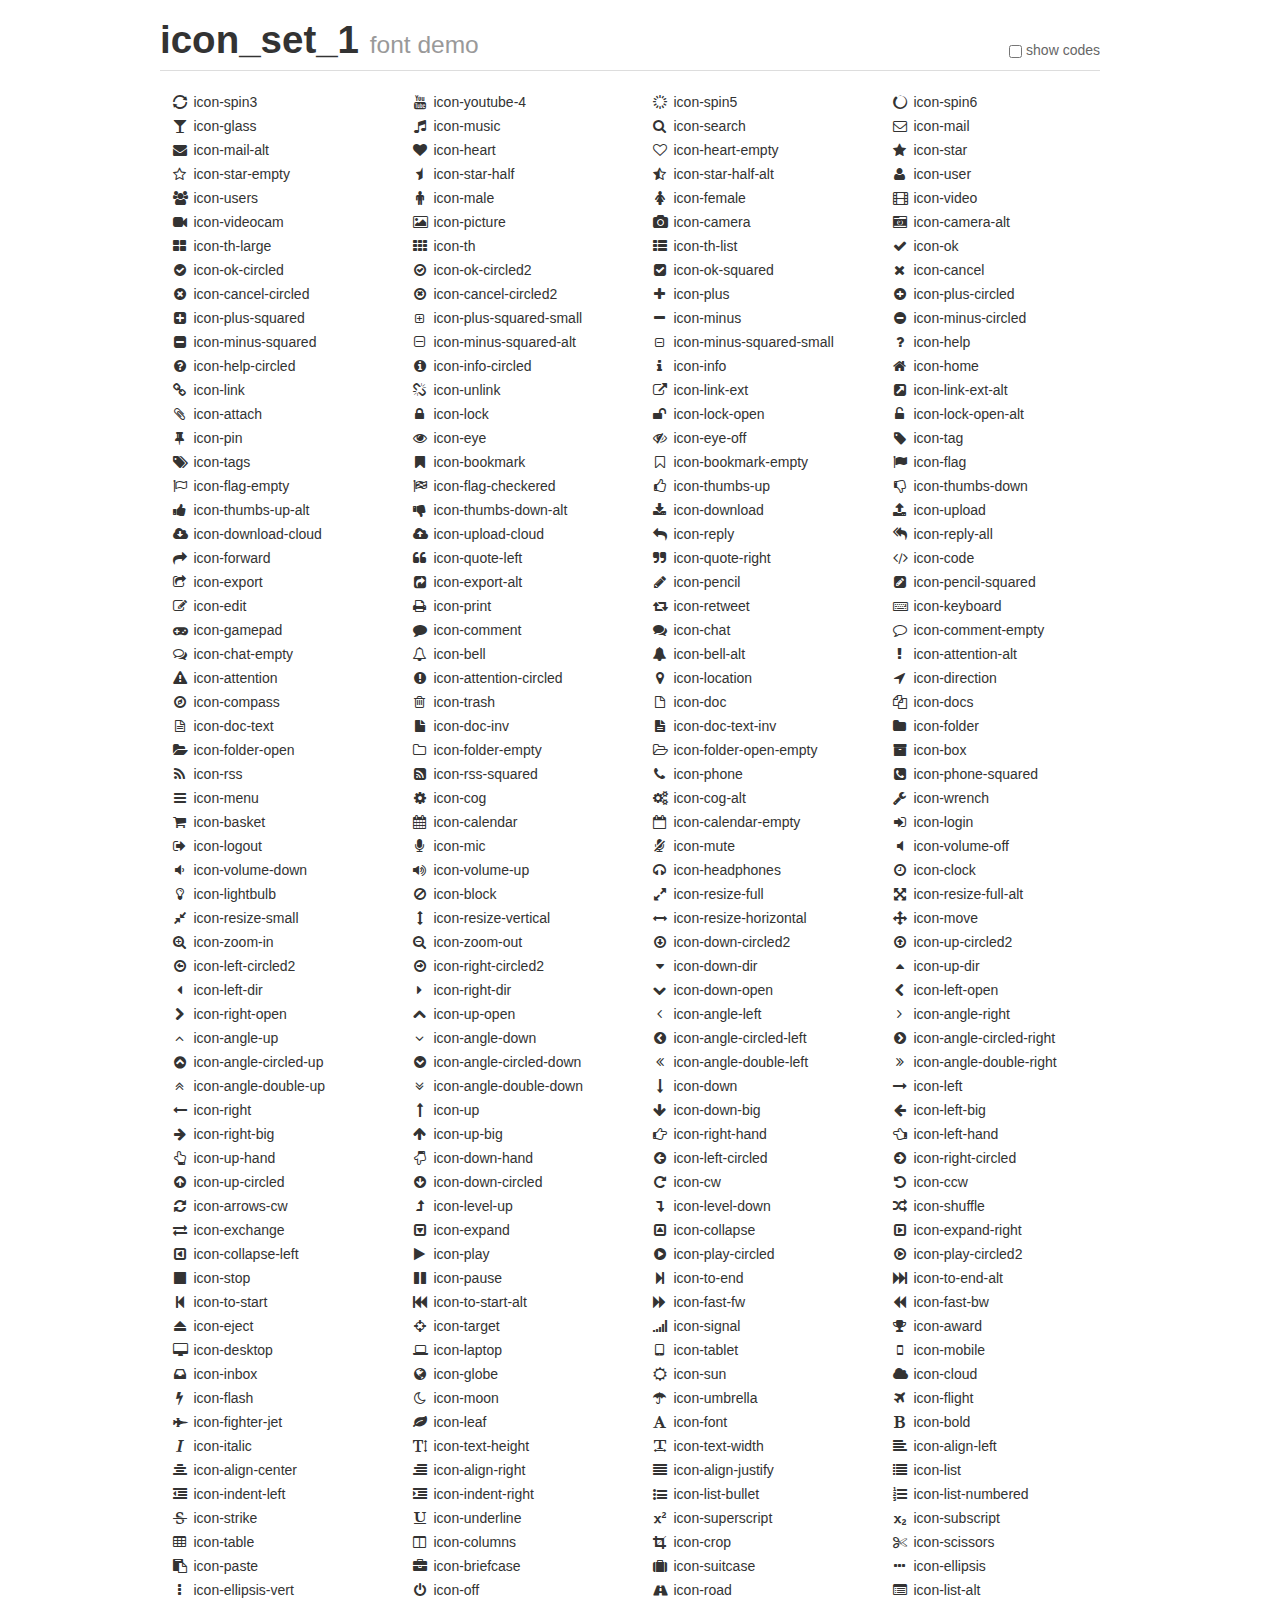
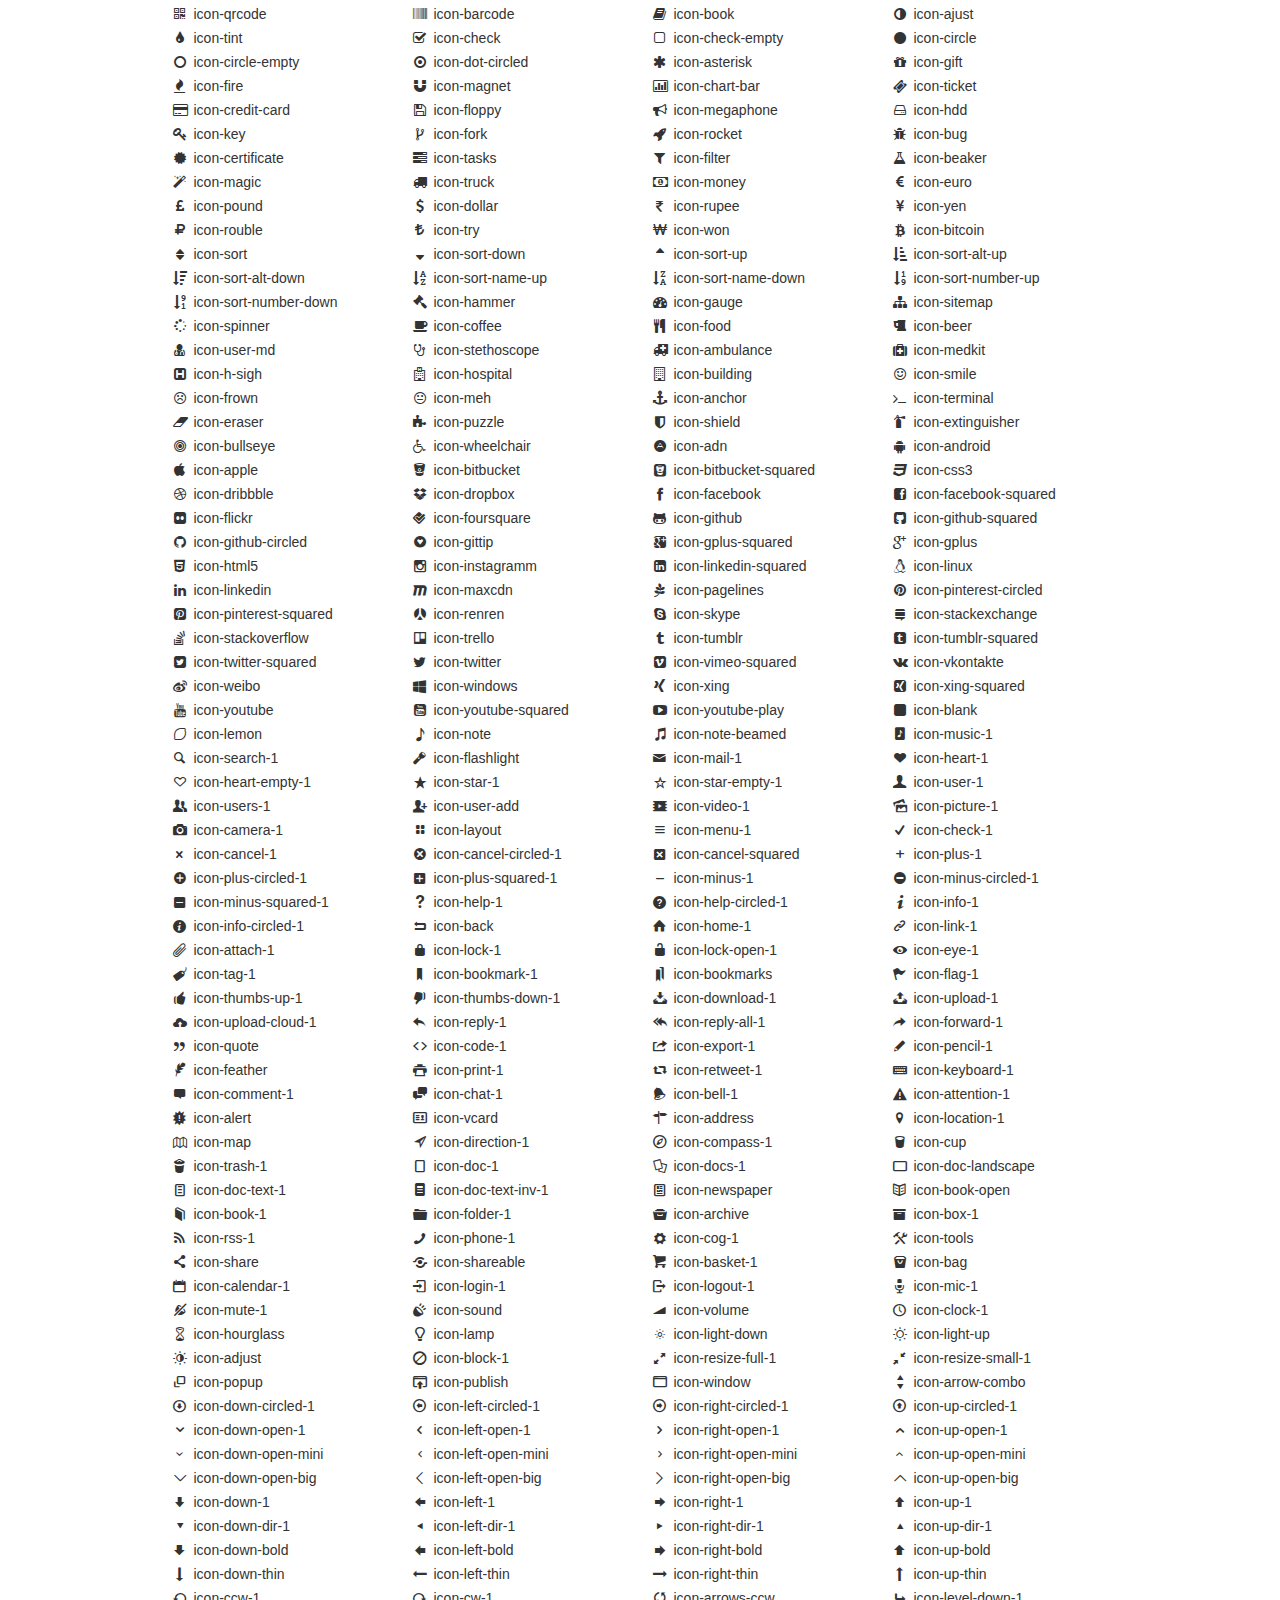
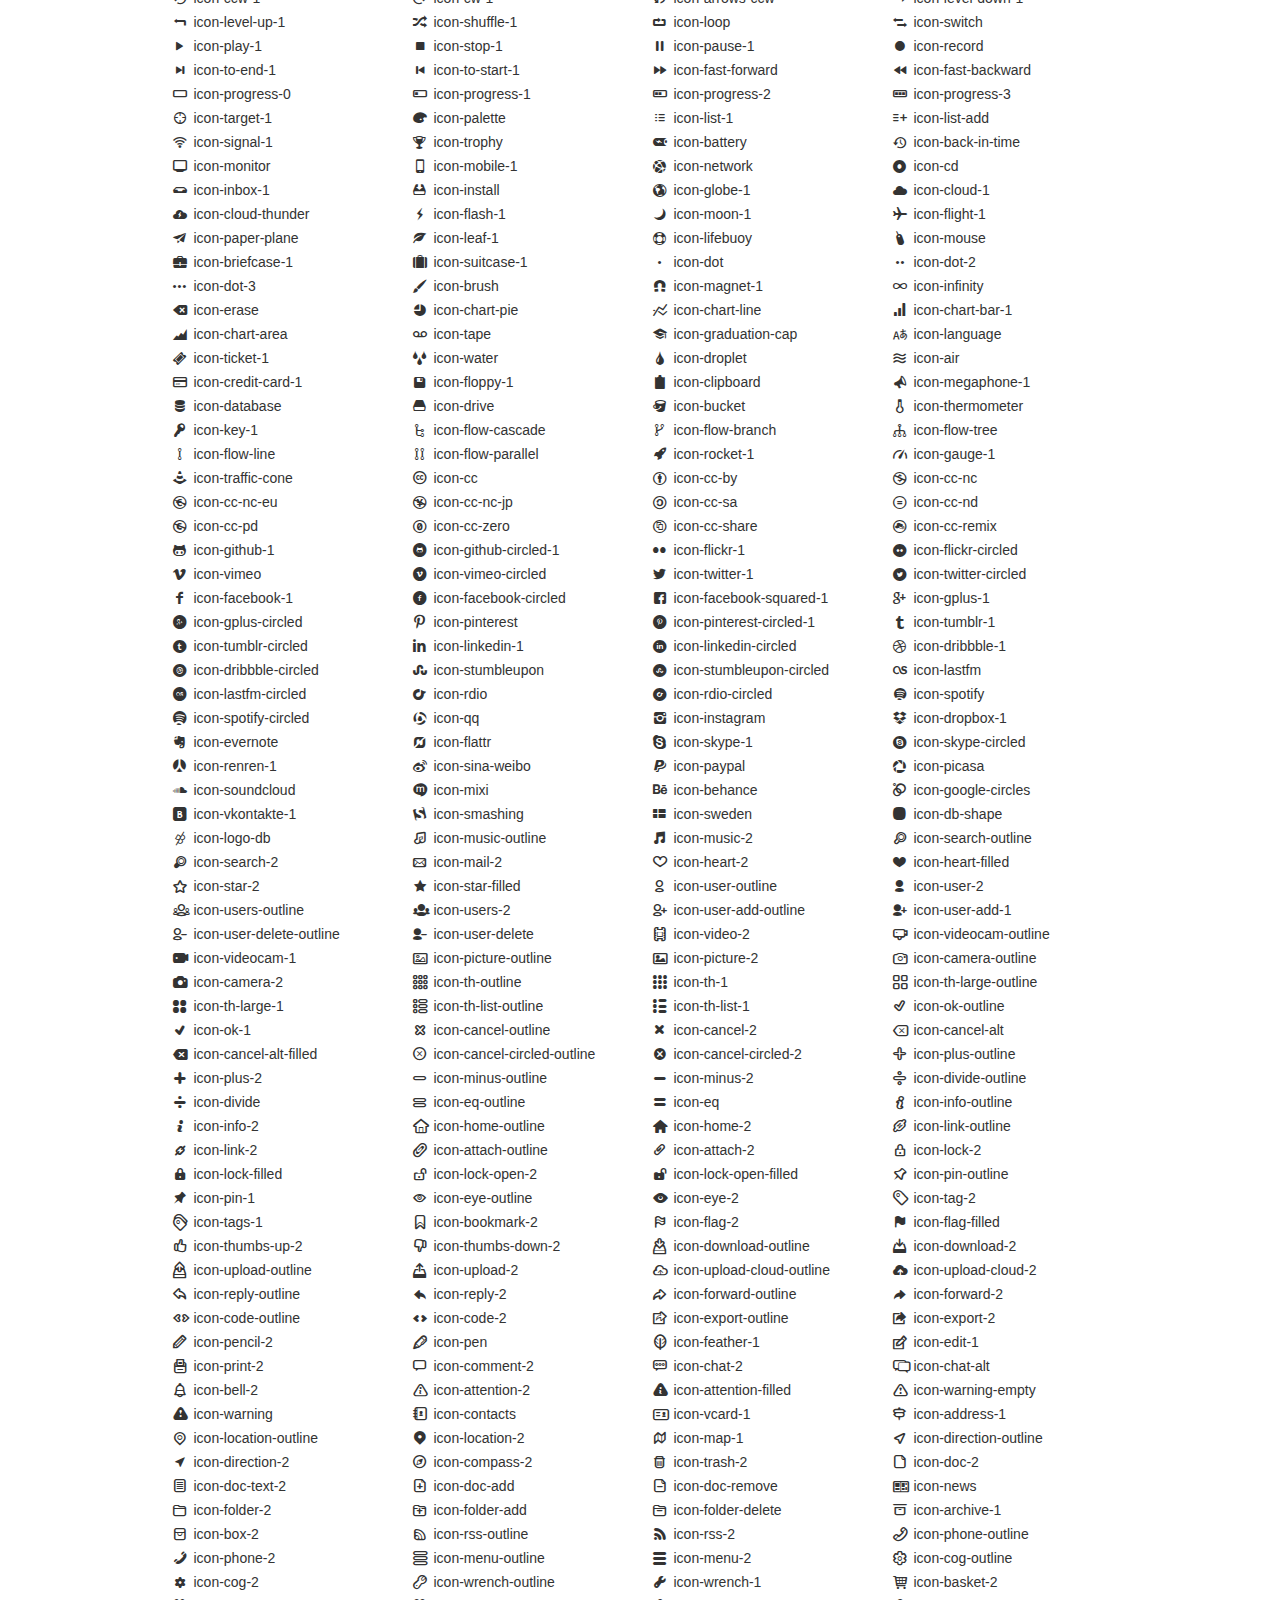
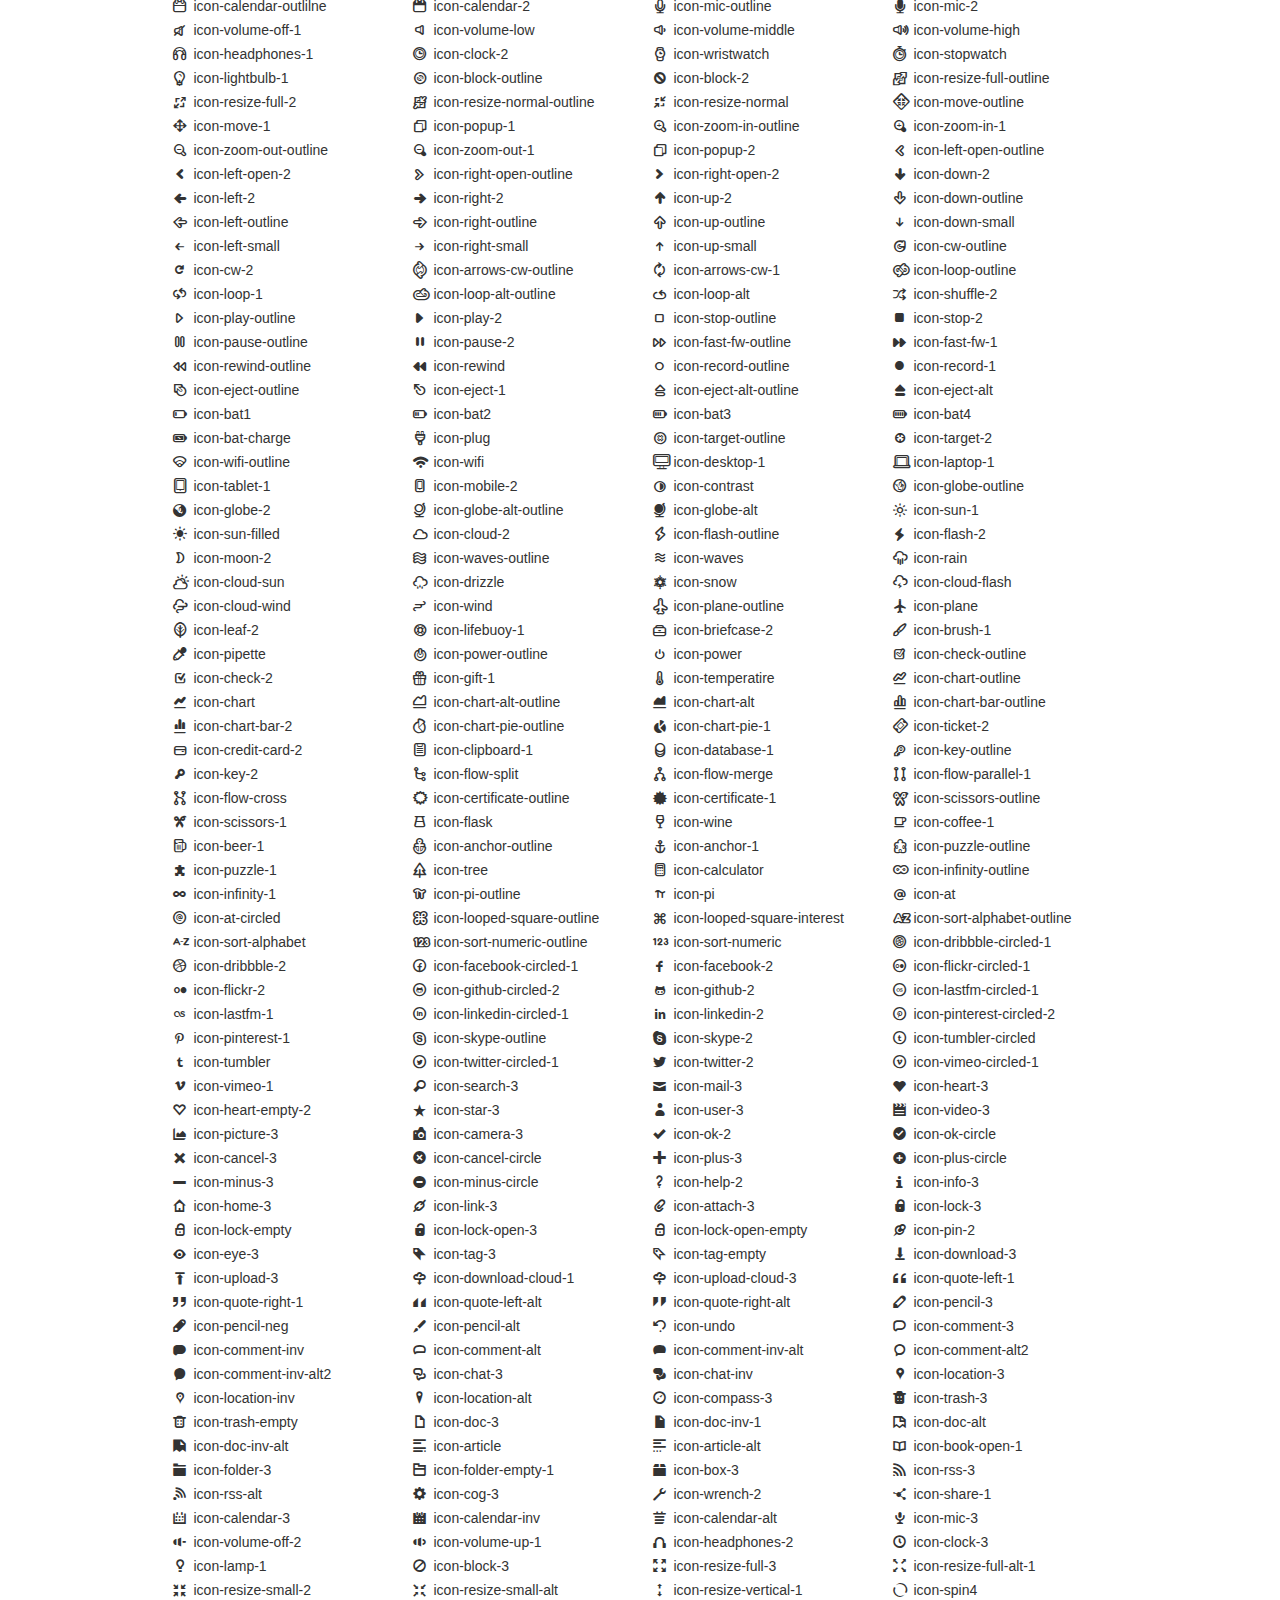
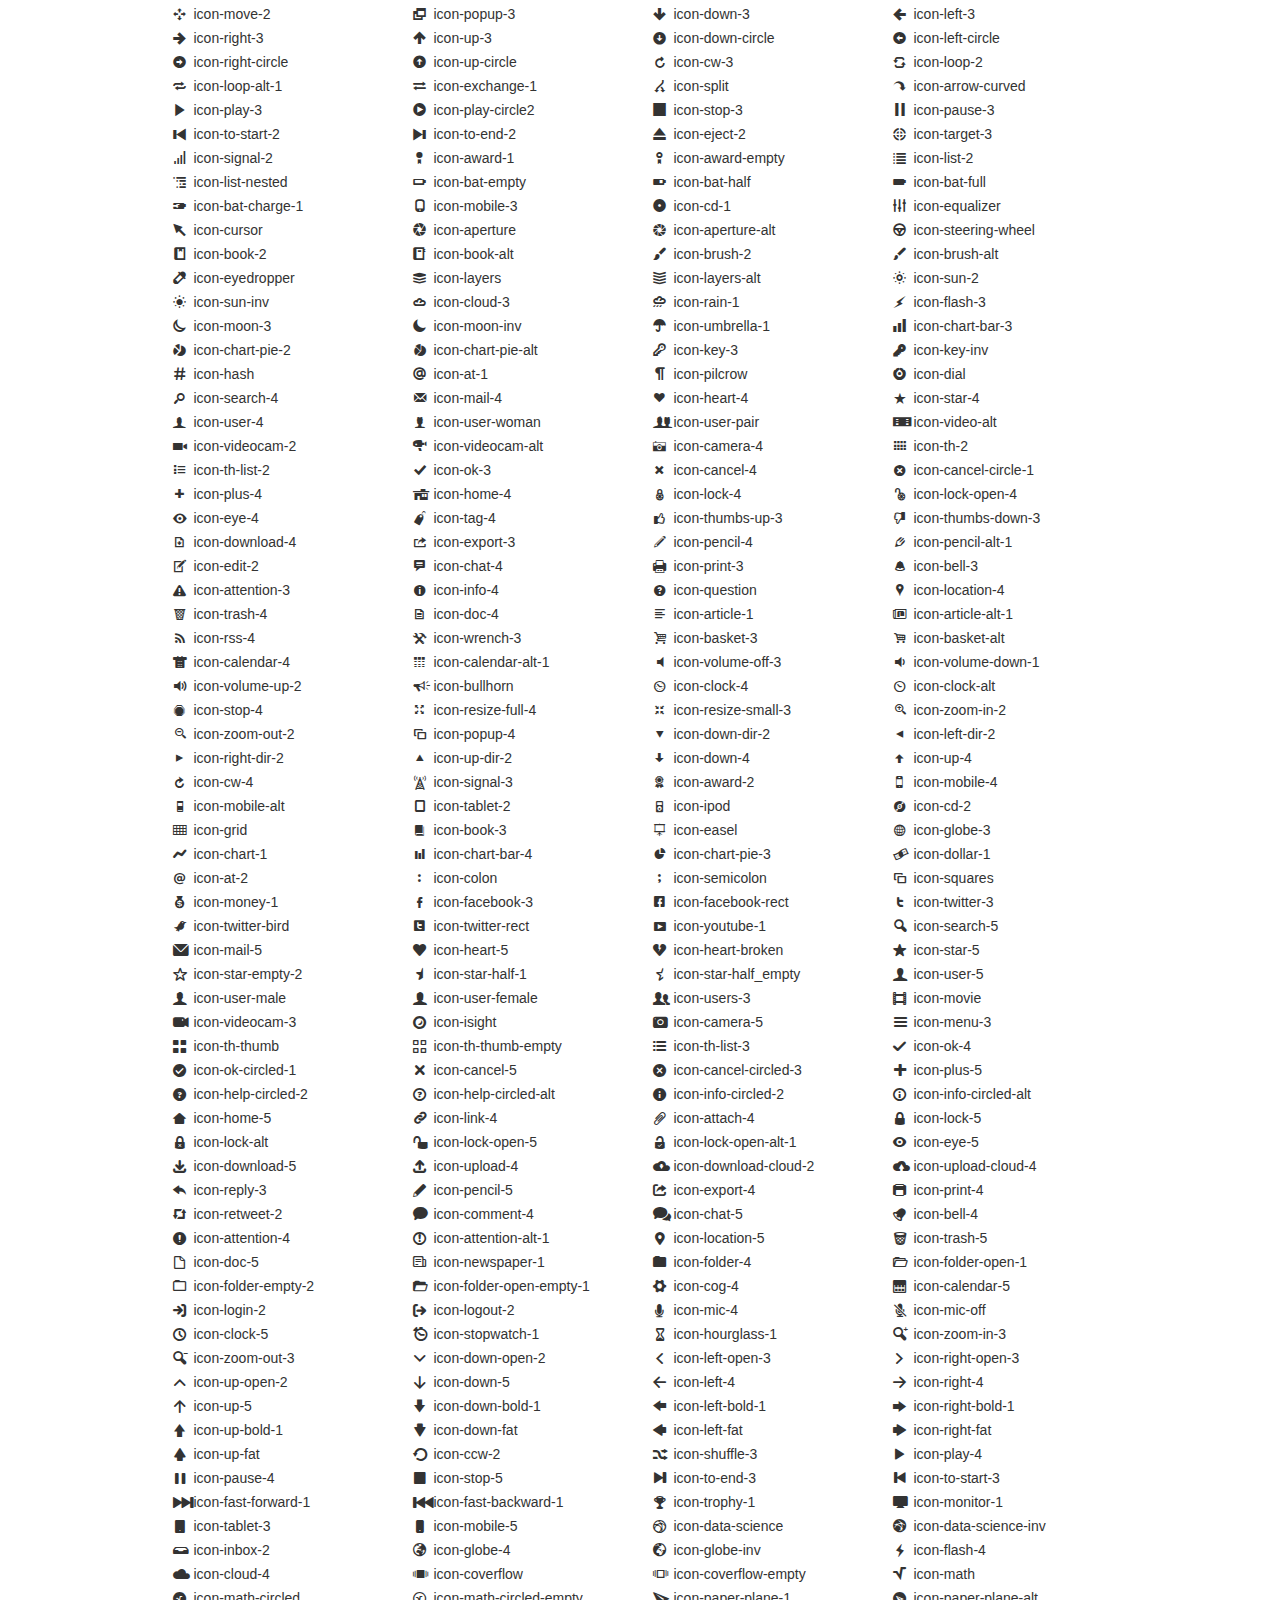
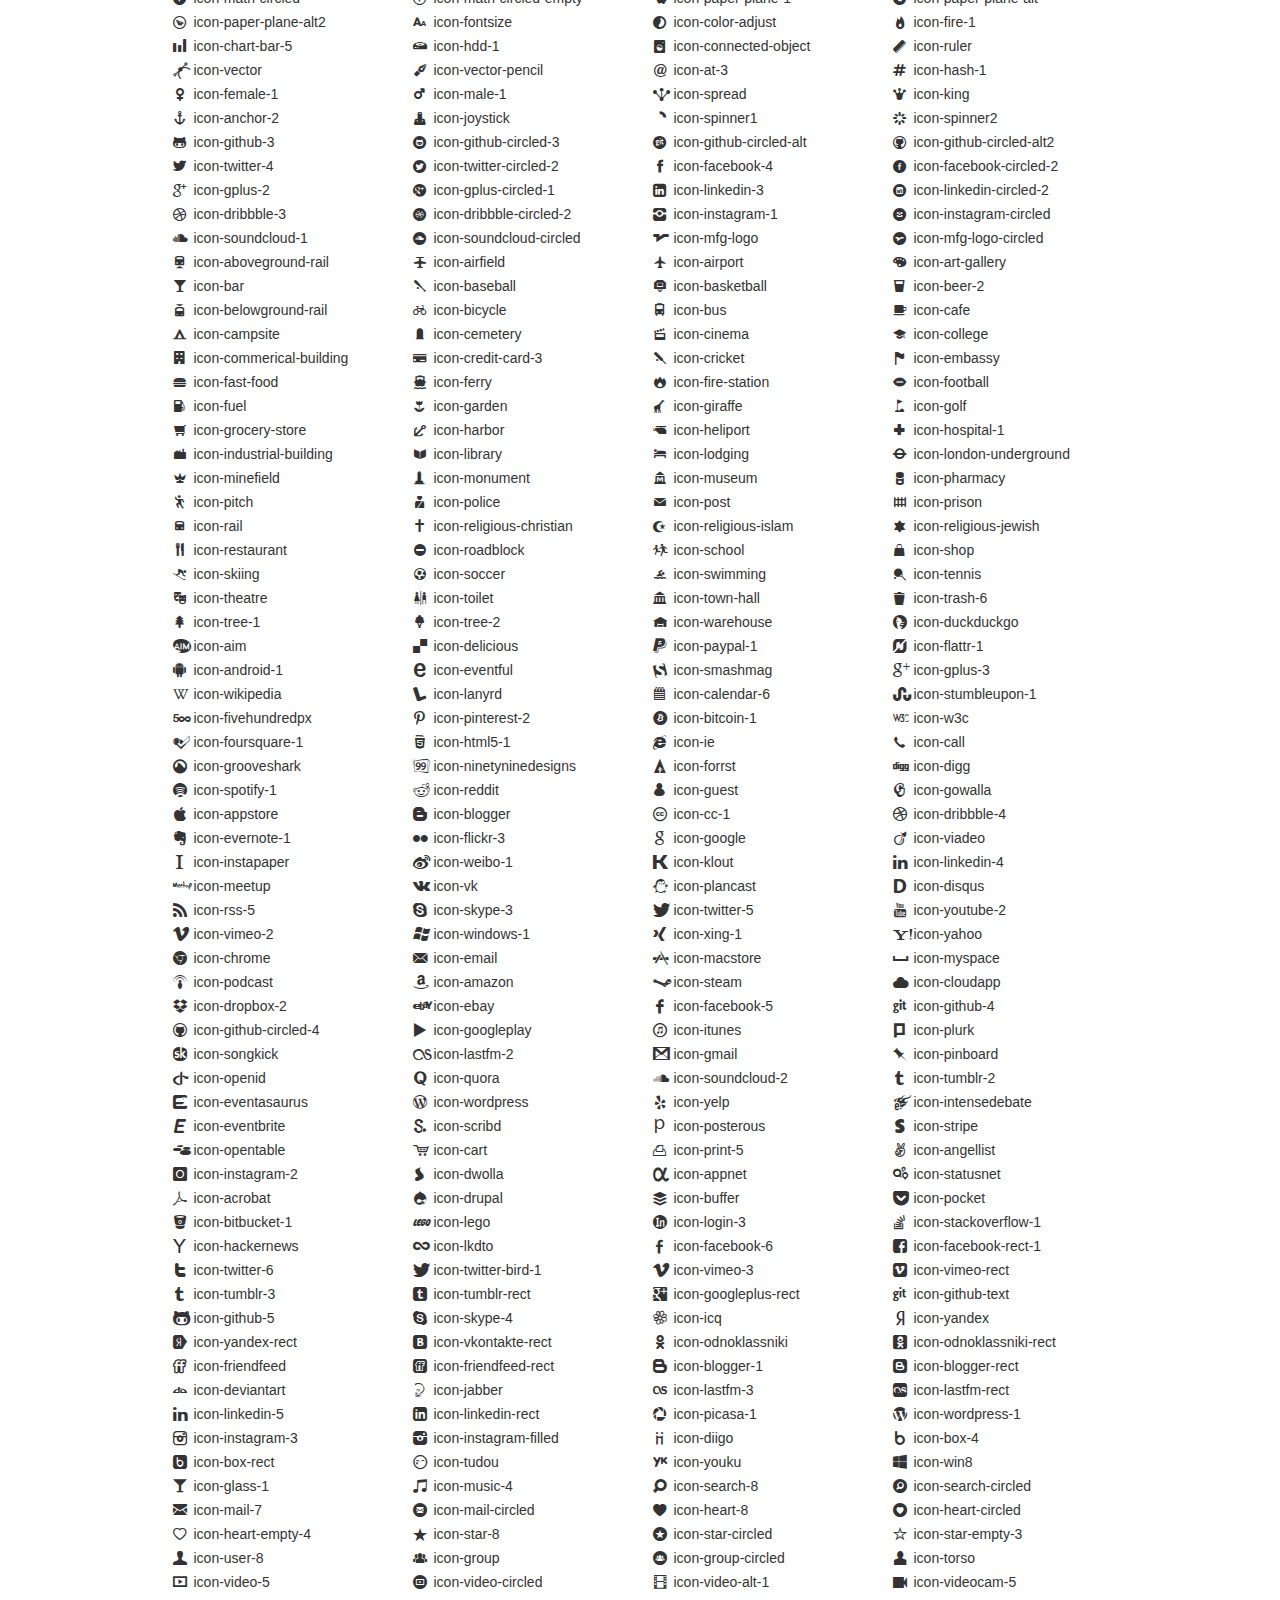
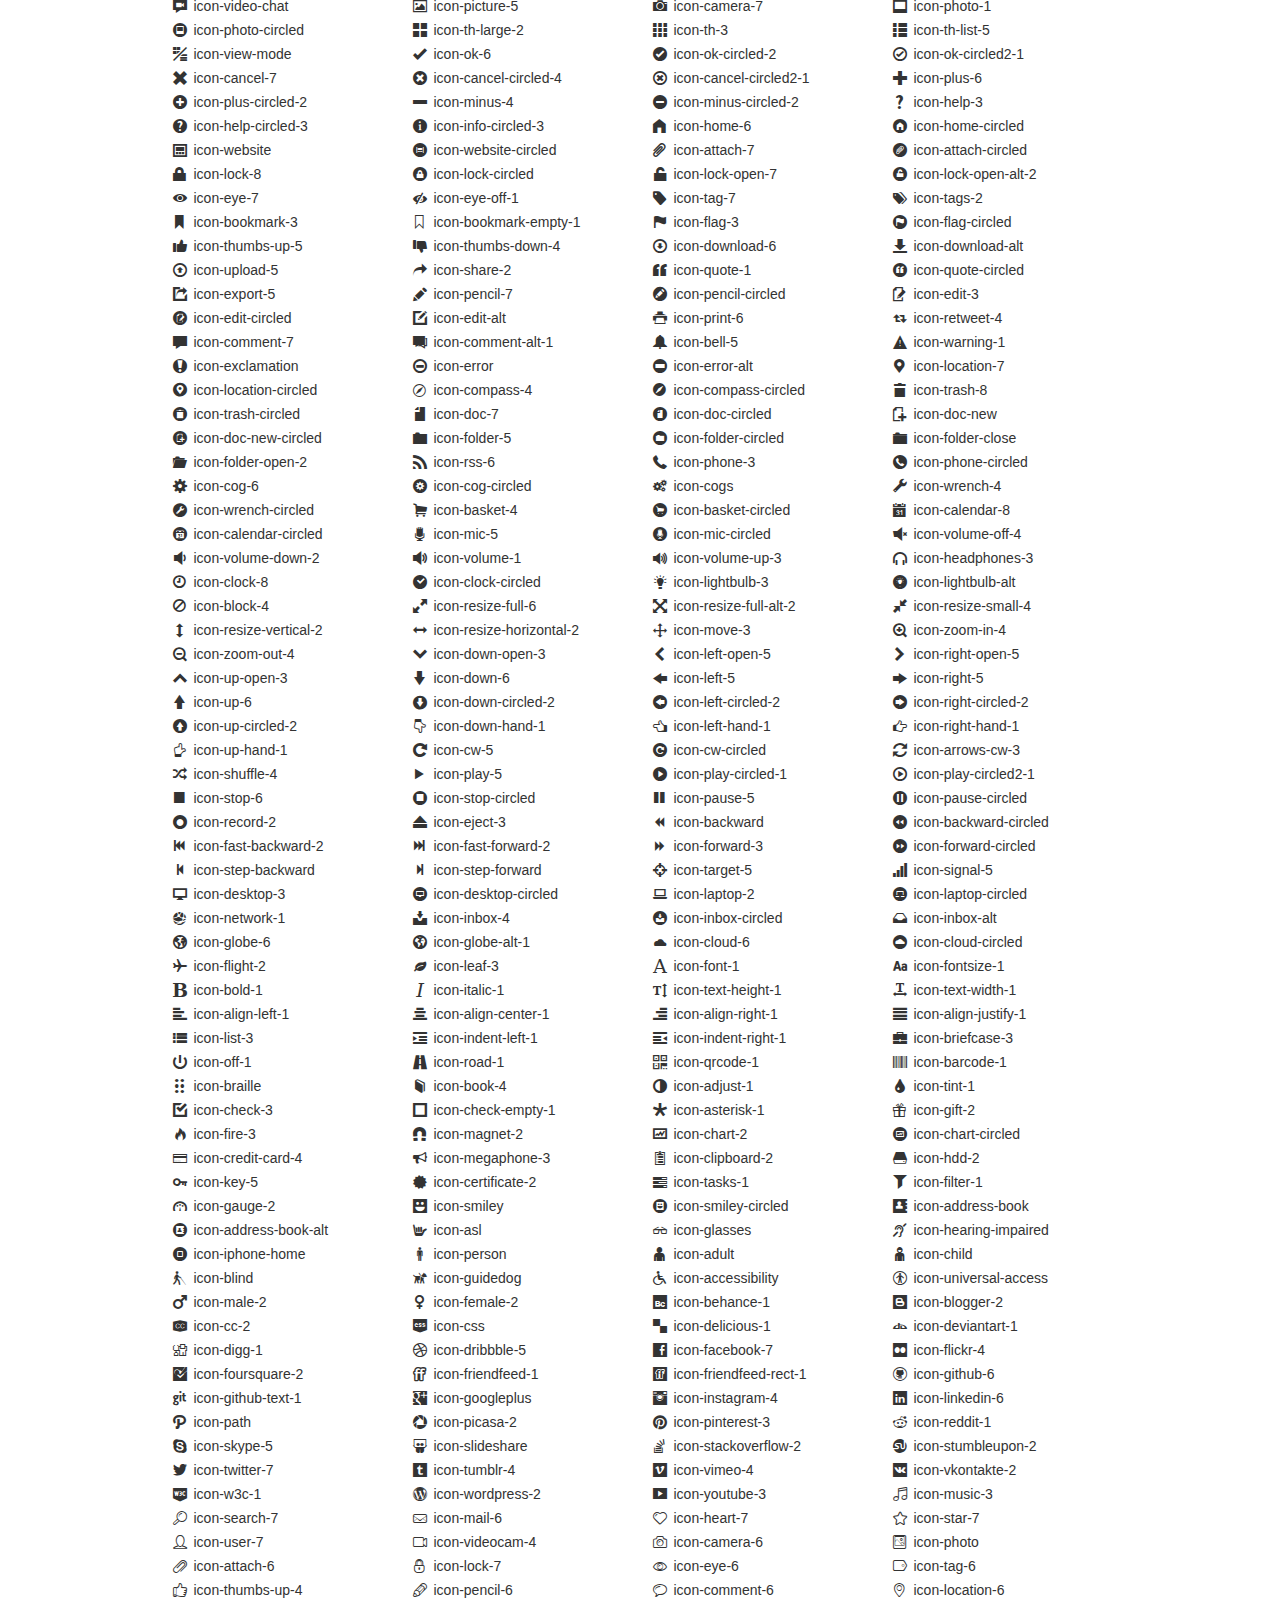
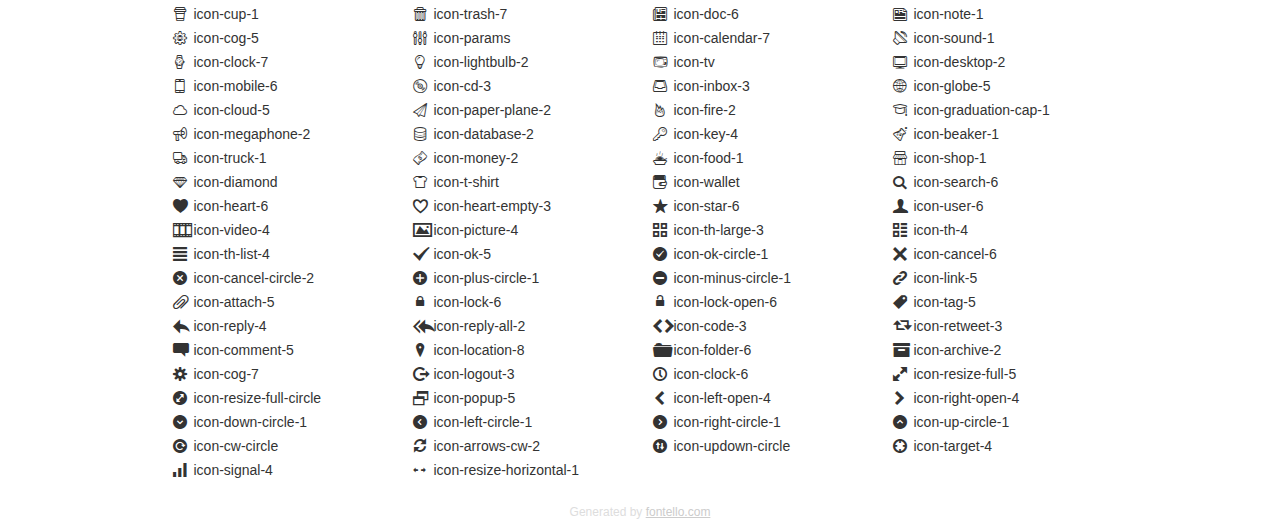
<file: css/icon_fonts/demo_icon_set_1.html>
<!DOCTYPE html>
<html>
  <head>
    <!--[if lt IE 9]>
    <script src="http://html5shim.googlecode.com/svn/trunk/html5.js"></script>
    <![endif]-->
    <meta charset="UTF-8">
	<style type="text/css">/*
	 * Bootstrap v2.2.1
	 *
	 * Copyright 2012 Twitter, Inc
	 * Licensed under the Apache License v2.0
	 * http://www.apache.org/licenses/LICENSE-2.0
	 *
	 * Designed and built with all the love in the world @twitter by @mdo and @fat.
	 */
	.clearfix {
	  *zoom: 1;
	}
	.clearfix:before,
	.clearfix:after {
	  display: table;
	  content: "";
	  line-height: 0;
	}
	.clearfix:after {
	  clear: both;
	}
	html {
	  font-size: 100%;
	  -webkit-text-size-adjust: 100%;
	  -ms-text-size-adjust: 100%;
	}
	a:focus {
	  outline: thin dotted #333;
	  outline: 5px auto -webkit-focus-ring-color;
	  outline-offset: -2px;
	}
	a:hover,
	a:active {
	  outline: 0;
	}
	button,
	input,
	select,
	textarea {
	  margin: 0;
	  font-size: 100%;
	  vertical-align: middle;
	}
	button,
	input {
	  *overflow: visible;
	  line-height: normal;
	}
	button::-moz-focus-inner,
	input::-moz-focus-inner {
	  padding: 0;
	  border: 0;
	}
	body {
	  margin: 0;
	  font-family: "Helvetica Neue", Helvetica, Arial, sans-serif;
	  font-size: 14px;
	  line-height: 20px;
	  color: #333;
	  background-color: #fff;
	}
	a {
	  color: #08c;
	  text-decoration: none;
	}
	a:hover {
	  color: #005580;
	  text-decoration: underline;
	}
	.row {
	  margin-left: -20px;
	  *zoom: 1;
	}
	.row:before,
	.row:after {
	  display: table;
	  content: "";
	  line-height: 0;
	}
	.row:after {
	  clear: both;
	}
	[class*="span"] {
	  float: left;
	  min-height: 1px;
	  margin-left: 20px;
	}
	.container,
	.navbar-static-top .container,
	.navbar-fixed-top .container,
	.navbar-fixed-bottom .container {
	  width: 940px;
	}
	.span12 {
	  width: 940px;
	}
	.span11 {
	  width: 860px;
	}
	.span10 {
	  width: 780px;
	}
	.span9 {
	  width: 700px;
	}
	.span8 {
	  width: 620px;
	}
	.span7 {
	  width: 540px;
	}
	.span6 {
	  width: 460px;
	}
	.span5 {
	  width: 380px;
	}
	.span4 {
	  width: 300px;
	}
	.span3 {
	  width: 220px;
	}
	.span2 {
	  width: 140px;
	}
	.span1 {
	  width: 60px;
	}
	[class*="span"].pull-right,
	.row-fluid [class*="span"].pull-right {
	  float: right;
	}
	.container {
	  margin-right: auto;
	  margin-left: auto;
	  *zoom: 1;
	}
	.container:before,
	.container:after {
	  display: table;
	  content: "";
	  line-height: 0;
	}
	.container:after {
	  clear: both;
	}
	p {
	  margin: 0 0 10px;
	}
	.lead {
	  margin-bottom: 20px;
	  font-size: 21px;
	  font-weight: 200;
	  line-height: 30px;
	}
	small {
	  font-size: 85%;
	}
	h1 {
	  margin: 10px 0;
	  font-family: inherit;
	  font-weight: bold;
	  line-height: 20px;
	  color: inherit;
	  text-rendering: optimizelegibility;
	}
	h1 small {
	  font-weight: normal;
	  line-height: 1;
	  color: #999;
	}
	h1 {
	  line-height: 40px;
	}
	h1 {
	  font-size: 38.5px;
	}
	h1 small {
	  font-size: 24.5px;
	}
	body {
	  margin-top: 90px;
	}
	.header {
	  position: fixed;
	  top: 0;
	  left: 50%;
	  margin-left: -480px;
	  background-color: #fff;
	  border-bottom: 1px solid #ddd;
	  padding-top: 10px;
	  z-index: 10;
	}
	.footer {
	  color: #ddd;
	  font-size: 12px;
	  text-align: center;
	  margin-top: 20px;
	}
	.footer a {
	  color: #ccc;
	  text-decoration: underline;
	}
	.the-icons {
	  font-size: 14px;
	  line-height: 24px;
	}
	.switch {
	  position: absolute;
	  right: 0;
	  bottom: 10px;
	  color: #666;
	}
	.switch input {
	  margin-right: 0.3em;
	}
	.codesOn .i-name {
	  display: none;
	}
	.codesOn .i-code {
	  display: inline;
	}
	.i-code {
	  display: none;
	}
	</style>
    <link rel="stylesheet" href="css/icon_set_1.css">
    <!--[if IE 7]>
    <link rel="stylesheet" href="css/fontello-ie7.css">
    <![endif]-->
    <script>
      function toggleCodes(on) {
        var obj = document.getElementById('icons');
        
        if (on) {
          obj.className += ' codesOn';
        } else {
          obj.className = obj.className.replace(' codesOn', '');
        }
      }
      
    </script>
  </head>
  <body>
    <div class="container header">
      <h1>
        icon_set_1
         <small>font demo</small>
      </h1>
      <label class="switch">
        <input type="checkbox" onclick="toggleCodes(this.checked)">show codes
      </label>
    </div>
    <div id="icons" class="container">
      <div class="row">
        <div title="Code: 0xe800" class="the-icons span3"><i class="icon-spin3 animate-spin"></i> <span class="i-name">icon-spin3</span><span class="i-code">0xe800</span></div>
        <div title="Code: 0xef87" class="the-icons span3"><i class="icon-youtube-4"></i> <span class="i-name">icon-youtube-4</span><span class="i-code">0xef87</span></div>
        <div title="Code: 0xe802" class="the-icons span3"><i class="icon-spin5 animate-spin"></i> <span class="i-name">icon-spin5</span><span class="i-code">0xe802</span></div>
        <div title="Code: 0xe803" class="the-icons span3"><i class="icon-spin6 animate-spin"></i> <span class="i-name">icon-spin6</span><span class="i-code">0xe803</span></div>
      </div>
      <div class="row">
        <div title="Code: 0xe804" class="the-icons span3"><i class="icon-glass"></i> <span class="i-name">icon-glass</span><span class="i-code">0xe804</span></div>
        <div title="Code: 0xe805" class="the-icons span3"><i class="icon-music"></i> <span class="i-name">icon-music</span><span class="i-code">0xe805</span></div>
        <div title="Code: 0xe806" class="the-icons span3"><i class="icon-search"></i> <span class="i-name">icon-search</span><span class="i-code">0xe806</span></div>
        <div title="Code: 0xe807" class="the-icons span3"><i class="icon-mail"></i> <span class="i-name">icon-mail</span><span class="i-code">0xe807</span></div>
      </div>
      <div class="row">
        <div title="Code: 0xe808" class="the-icons span3"><i class="icon-mail-alt"></i> <span class="i-name">icon-mail-alt</span><span class="i-code">0xe808</span></div>
        <div title="Code: 0xe809" class="the-icons span3"><i class="icon-heart"></i> <span class="i-name">icon-heart</span><span class="i-code">0xe809</span></div>
        <div title="Code: 0xe80a" class="the-icons span3"><i class="icon-heart-empty"></i> <span class="i-name">icon-heart-empty</span><span class="i-code">0xe80a</span></div>
        <div title="Code: 0xe80b" class="the-icons span3"><i class="icon-star"></i> <span class="i-name">icon-star</span><span class="i-code">0xe80b</span></div>
      </div>
      <div class="row">
        <div title="Code: 0xe80c" class="the-icons span3"><i class="icon-star-empty"></i> <span class="i-name">icon-star-empty</span><span class="i-code">0xe80c</span></div>
        <div title="Code: 0xe80d" class="the-icons span3"><i class="icon-star-half"></i> <span class="i-name">icon-star-half</span><span class="i-code">0xe80d</span></div>
        <div title="Code: 0xe80e" class="the-icons span3"><i class="icon-star-half-alt"></i> <span class="i-name">icon-star-half-alt</span><span class="i-code">0xe80e</span></div>
        <div title="Code: 0xe80f" class="the-icons span3"><i class="icon-user"></i> <span class="i-name">icon-user</span><span class="i-code">0xe80f</span></div>
      </div>
      <div class="row">
        <div title="Code: 0xe827" class="the-icons span3"><i class="icon-users"></i> <span class="i-name">icon-users</span><span class="i-code">0xe827</span></div>
        <div title="Code: 0xe810" class="the-icons span3"><i class="icon-male"></i> <span class="i-name">icon-male</span><span class="i-code">0xe810</span></div>
        <div title="Code: 0xe811" class="the-icons span3"><i class="icon-female"></i> <span class="i-name">icon-female</span><span class="i-code">0xe811</span></div>
        <div title="Code: 0xe812" class="the-icons span3"><i class="icon-video"></i> <span class="i-name">icon-video</span><span class="i-code">0xe812</span></div>
      </div>
      <div class="row">
        <div title="Code: 0xe813" class="the-icons span3"><i class="icon-videocam"></i> <span class="i-name">icon-videocam</span><span class="i-code">0xe813</span></div>
        <div title="Code: 0xe814" class="the-icons span3"><i class="icon-picture"></i> <span class="i-name">icon-picture</span><span class="i-code">0xe814</span></div>
        <div title="Code: 0xe815" class="the-icons span3"><i class="icon-camera"></i> <span class="i-name">icon-camera</span><span class="i-code">0xe815</span></div>
        <div title="Code: 0xe816" class="the-icons span3"><i class="icon-camera-alt"></i> <span class="i-name">icon-camera-alt</span><span class="i-code">0xe816</span></div>
      </div>
      <div class="row">
        <div title="Code: 0xe817" class="the-icons span3"><i class="icon-th-large"></i> <span class="i-name">icon-th-large</span><span class="i-code">0xe817</span></div>
        <div title="Code: 0xe818" class="the-icons span3"><i class="icon-th"></i> <span class="i-name">icon-th</span><span class="i-code">0xe818</span></div>
        <div title="Code: 0xe819" class="the-icons span3"><i class="icon-th-list"></i> <span class="i-name">icon-th-list</span><span class="i-code">0xe819</span></div>
        <div title="Code: 0xe81a" class="the-icons span3"><i class="icon-ok"></i> <span class="i-name">icon-ok</span><span class="i-code">0xe81a</span></div>
      </div>
      <div class="row">
        <div title="Code: 0xe81b" class="the-icons span3"><i class="icon-ok-circled"></i> <span class="i-name">icon-ok-circled</span><span class="i-code">0xe81b</span></div>
        <div title="Code: 0xe81c" class="the-icons span3"><i class="icon-ok-circled2"></i> <span class="i-name">icon-ok-circled2</span><span class="i-code">0xe81c</span></div>
        <div title="Code: 0xe81d" class="the-icons span3"><i class="icon-ok-squared"></i> <span class="i-name">icon-ok-squared</span><span class="i-code">0xe81d</span></div>
        <div title="Code: 0xe81e" class="the-icons span3"><i class="icon-cancel"></i> <span class="i-name">icon-cancel</span><span class="i-code">0xe81e</span></div>
      </div>
      <div class="row">
        <div title="Code: 0xe81f" class="the-icons span3"><i class="icon-cancel-circled"></i> <span class="i-name">icon-cancel-circled</span><span class="i-code">0xe81f</span></div>
        <div title="Code: 0xe820" class="the-icons span3"><i class="icon-cancel-circled2"></i> <span class="i-name">icon-cancel-circled2</span><span class="i-code">0xe820</span></div>
        <div title="Code: 0xe821" class="the-icons span3"><i class="icon-plus"></i> <span class="i-name">icon-plus</span><span class="i-code">0xe821</span></div>
        <div title="Code: 0xe822" class="the-icons span3"><i class="icon-plus-circled"></i> <span class="i-name">icon-plus-circled</span><span class="i-code">0xe822</span></div>
      </div>
      <div class="row">
        <div title="Code: 0xe823" class="the-icons span3"><i class="icon-plus-squared"></i> <span class="i-name">icon-plus-squared</span><span class="i-code">0xe823</span></div>
        <div title="Code: 0xe824" class="the-icons span3"><i class="icon-plus-squared-small"></i> <span class="i-name">icon-plus-squared-small</span><span class="i-code">0xe824</span></div>
        <div title="Code: 0xe825" class="the-icons span3"><i class="icon-minus"></i> <span class="i-name">icon-minus</span><span class="i-code">0xe825</span></div>
        <div title="Code: 0xe826" class="the-icons span3"><i class="icon-minus-circled"></i> <span class="i-name">icon-minus-circled</span><span class="i-code">0xe826</span></div>
      </div>
      <div class="row">
        <div title="Code: 0xe828" class="the-icons span3"><i class="icon-minus-squared"></i> <span class="i-name">icon-minus-squared</span><span class="i-code">0xe828</span></div>
        <div title="Code: 0xe829" class="the-icons span3"><i class="icon-minus-squared-alt"></i> <span class="i-name">icon-minus-squared-alt</span><span class="i-code">0xe829</span></div>
        <div title="Code: 0xe82a" class="the-icons span3"><i class="icon-minus-squared-small"></i> <span class="i-name">icon-minus-squared-small</span><span class="i-code">0xe82a</span></div>
        <div title="Code: 0xe82b" class="the-icons span3"><i class="icon-help"></i> <span class="i-name">icon-help</span><span class="i-code">0xe82b</span></div>
      </div>
      <div class="row">
        <div title="Code: 0xe82c" class="the-icons span3"><i class="icon-help-circled"></i> <span class="i-name">icon-help-circled</span><span class="i-code">0xe82c</span></div>
        <div title="Code: 0xe82d" class="the-icons span3"><i class="icon-info-circled"></i> <span class="i-name">icon-info-circled</span><span class="i-code">0xe82d</span></div>
        <div title="Code: 0xe82e" class="the-icons span3"><i class="icon-info"></i> <span class="i-name">icon-info</span><span class="i-code">0xe82e</span></div>
        <div title="Code: 0xe82f" class="the-icons span3"><i class="icon-home"></i> <span class="i-name">icon-home</span><span class="i-code">0xe82f</span></div>
      </div>
      <div class="row">
        <div title="Code: 0xe830" class="the-icons span3"><i class="icon-link"></i> <span class="i-name">icon-link</span><span class="i-code">0xe830</span></div>
        <div title="Code: 0xe831" class="the-icons span3"><i class="icon-unlink"></i> <span class="i-name">icon-unlink</span><span class="i-code">0xe831</span></div>
        <div title="Code: 0xe832" class="the-icons span3"><i class="icon-link-ext"></i> <span class="i-name">icon-link-ext</span><span class="i-code">0xe832</span></div>
        <div title="Code: 0xe833" class="the-icons span3"><i class="icon-link-ext-alt"></i> <span class="i-name">icon-link-ext-alt</span><span class="i-code">0xe833</span></div>
      </div>
      <div class="row">
        <div title="Code: 0xe834" class="the-icons span3"><i class="icon-attach"></i> <span class="i-name">icon-attach</span><span class="i-code">0xe834</span></div>
        <div title="Code: 0xe835" class="the-icons span3"><i class="icon-lock"></i> <span class="i-name">icon-lock</span><span class="i-code">0xe835</span></div>
        <div title="Code: 0xe836" class="the-icons span3"><i class="icon-lock-open"></i> <span class="i-name">icon-lock-open</span><span class="i-code">0xe836</span></div>
        <div title="Code: 0xe837" class="the-icons span3"><i class="icon-lock-open-alt"></i> <span class="i-name">icon-lock-open-alt</span><span class="i-code">0xe837</span></div>
      </div>
      <div class="row">
        <div title="Code: 0xe838" class="the-icons span3"><i class="icon-pin"></i> <span class="i-name">icon-pin</span><span class="i-code">0xe838</span></div>
        <div title="Code: 0xe839" class="the-icons span3"><i class="icon-eye"></i> <span class="i-name">icon-eye</span><span class="i-code">0xe839</span></div>
        <div title="Code: 0xe83a" class="the-icons span3"><i class="icon-eye-off"></i> <span class="i-name">icon-eye-off</span><span class="i-code">0xe83a</span></div>
        <div title="Code: 0xe83b" class="the-icons span3"><i class="icon-tag"></i> <span class="i-name">icon-tag</span><span class="i-code">0xe83b</span></div>
      </div>
      <div class="row">
        <div title="Code: 0xe83c" class="the-icons span3"><i class="icon-tags"></i> <span class="i-name">icon-tags</span><span class="i-code">0xe83c</span></div>
        <div title="Code: 0xe83d" class="the-icons span3"><i class="icon-bookmark"></i> <span class="i-name">icon-bookmark</span><span class="i-code">0xe83d</span></div>
        <div title="Code: 0xe83e" class="the-icons span3"><i class="icon-bookmark-empty"></i> <span class="i-name">icon-bookmark-empty</span><span class="i-code">0xe83e</span></div>
        <div title="Code: 0xe83f" class="the-icons span3"><i class="icon-flag"></i> <span class="i-name">icon-flag</span><span class="i-code">0xe83f</span></div>
      </div>
      <div class="row">
        <div title="Code: 0xe840" class="the-icons span3"><i class="icon-flag-empty"></i> <span class="i-name">icon-flag-empty</span><span class="i-code">0xe840</span></div>
        <div title="Code: 0xe841" class="the-icons span3"><i class="icon-flag-checkered"></i> <span class="i-name">icon-flag-checkered</span><span class="i-code">0xe841</span></div>
        <div title="Code: 0xe842" class="the-icons span3"><i class="icon-thumbs-up"></i> <span class="i-name">icon-thumbs-up</span><span class="i-code">0xe842</span></div>
        <div title="Code: 0xe843" class="the-icons span3"><i class="icon-thumbs-down"></i> <span class="i-name">icon-thumbs-down</span><span class="i-code">0xe843</span></div>
      </div>
      <div class="row">
        <div title="Code: 0xe844" class="the-icons span3"><i class="icon-thumbs-up-alt"></i> <span class="i-name">icon-thumbs-up-alt</span><span class="i-code">0xe844</span></div>
        <div title="Code: 0xe845" class="the-icons span3"><i class="icon-thumbs-down-alt"></i> <span class="i-name">icon-thumbs-down-alt</span><span class="i-code">0xe845</span></div>
        <div title="Code: 0xe846" class="the-icons span3"><i class="icon-download"></i> <span class="i-name">icon-download</span><span class="i-code">0xe846</span></div>
        <div title="Code: 0xe847" class="the-icons span3"><i class="icon-upload"></i> <span class="i-name">icon-upload</span><span class="i-code">0xe847</span></div>
      </div>
      <div class="row">
        <div title="Code: 0xe848" class="the-icons span3"><i class="icon-download-cloud"></i> <span class="i-name">icon-download-cloud</span><span class="i-code">0xe848</span></div>
        <div title="Code: 0xe849" class="the-icons span3"><i class="icon-upload-cloud"></i> <span class="i-name">icon-upload-cloud</span><span class="i-code">0xe849</span></div>
        <div title="Code: 0xe84a" class="the-icons span3"><i class="icon-reply"></i> <span class="i-name">icon-reply</span><span class="i-code">0xe84a</span></div>
        <div title="Code: 0xe84b" class="the-icons span3"><i class="icon-reply-all"></i> <span class="i-name">icon-reply-all</span><span class="i-code">0xe84b</span></div>
      </div>
      <div class="row">
        <div title="Code: 0xe84c" class="the-icons span3"><i class="icon-forward"></i> <span class="i-name">icon-forward</span><span class="i-code">0xe84c</span></div>
        <div title="Code: 0xe84d" class="the-icons span3"><i class="icon-quote-left"></i> <span class="i-name">icon-quote-left</span><span class="i-code">0xe84d</span></div>
        <div title="Code: 0xe84e" class="the-icons span3"><i class="icon-quote-right"></i> <span class="i-name">icon-quote-right</span><span class="i-code">0xe84e</span></div>
        <div title="Code: 0xe84f" class="the-icons span3"><i class="icon-code"></i> <span class="i-name">icon-code</span><span class="i-code">0xe84f</span></div>
      </div>
      <div class="row">
        <div title="Code: 0xe850" class="the-icons span3"><i class="icon-export"></i> <span class="i-name">icon-export</span><span class="i-code">0xe850</span></div>
        <div title="Code: 0xe851" class="the-icons span3"><i class="icon-export-alt"></i> <span class="i-name">icon-export-alt</span><span class="i-code">0xe851</span></div>
        <div title="Code: 0xe852" class="the-icons span3"><i class="icon-pencil"></i> <span class="i-name">icon-pencil</span><span class="i-code">0xe852</span></div>
        <div title="Code: 0xe853" class="the-icons span3"><i class="icon-pencil-squared"></i> <span class="i-name">icon-pencil-squared</span><span class="i-code">0xe853</span></div>
      </div>
      <div class="row">
        <div title="Code: 0xe854" class="the-icons span3"><i class="icon-edit"></i> <span class="i-name">icon-edit</span><span class="i-code">0xe854</span></div>
        <div title="Code: 0xe855" class="the-icons span3"><i class="icon-print"></i> <span class="i-name">icon-print</span><span class="i-code">0xe855</span></div>
        <div title="Code: 0xe856" class="the-icons span3"><i class="icon-retweet"></i> <span class="i-name">icon-retweet</span><span class="i-code">0xe856</span></div>
        <div title="Code: 0xe857" class="the-icons span3"><i class="icon-keyboard"></i> <span class="i-name">icon-keyboard</span><span class="i-code">0xe857</span></div>
      </div>
      <div class="row">
        <div title="Code: 0xe858" class="the-icons span3"><i class="icon-gamepad"></i> <span class="i-name">icon-gamepad</span><span class="i-code">0xe858</span></div>
        <div title="Code: 0xe859" class="the-icons span3"><i class="icon-comment"></i> <span class="i-name">icon-comment</span><span class="i-code">0xe859</span></div>
        <div title="Code: 0xe85a" class="the-icons span3"><i class="icon-chat"></i> <span class="i-name">icon-chat</span><span class="i-code">0xe85a</span></div>
        <div title="Code: 0xe85b" class="the-icons span3"><i class="icon-comment-empty"></i> <span class="i-name">icon-comment-empty</span><span class="i-code">0xe85b</span></div>
      </div>
      <div class="row">
        <div title="Code: 0xe85c" class="the-icons span3"><i class="icon-chat-empty"></i> <span class="i-name">icon-chat-empty</span><span class="i-code">0xe85c</span></div>
        <div title="Code: 0xe85d" class="the-icons span3"><i class="icon-bell"></i> <span class="i-name">icon-bell</span><span class="i-code">0xe85d</span></div>
        <div title="Code: 0xe85e" class="the-icons span3"><i class="icon-bell-alt"></i> <span class="i-name">icon-bell-alt</span><span class="i-code">0xe85e</span></div>
        <div title="Code: 0xe85f" class="the-icons span3"><i class="icon-attention-alt"></i> <span class="i-name">icon-attention-alt</span><span class="i-code">0xe85f</span></div>
      </div>
      <div class="row">
        <div title="Code: 0xe860" class="the-icons span3"><i class="icon-attention"></i> <span class="i-name">icon-attention</span><span class="i-code">0xe860</span></div>
        <div title="Code: 0xe861" class="the-icons span3"><i class="icon-attention-circled"></i> <span class="i-name">icon-attention-circled</span><span class="i-code">0xe861</span></div>
        <div title="Code: 0xe862" class="the-icons span3"><i class="icon-location"></i> <span class="i-name">icon-location</span><span class="i-code">0xe862</span></div>
        <div title="Code: 0xe863" class="the-icons span3"><i class="icon-direction"></i> <span class="i-name">icon-direction</span><span class="i-code">0xe863</span></div>
      </div>
      <div class="row">
        <div title="Code: 0xe864" class="the-icons span3"><i class="icon-compass"></i> <span class="i-name">icon-compass</span><span class="i-code">0xe864</span></div>
        <div title="Code: 0xe865" class="the-icons span3"><i class="icon-trash"></i> <span class="i-name">icon-trash</span><span class="i-code">0xe865</span></div>
        <div title="Code: 0xe866" class="the-icons span3"><i class="icon-doc"></i> <span class="i-name">icon-doc</span><span class="i-code">0xe866</span></div>
        <div title="Code: 0xe867" class="the-icons span3"><i class="icon-docs"></i> <span class="i-name">icon-docs</span><span class="i-code">0xe867</span></div>
      </div>
      <div class="row">
        <div title="Code: 0xe868" class="the-icons span3"><i class="icon-doc-text"></i> <span class="i-name">icon-doc-text</span><span class="i-code">0xe868</span></div>
        <div title="Code: 0xe869" class="the-icons span3"><i class="icon-doc-inv"></i> <span class="i-name">icon-doc-inv</span><span class="i-code">0xe869</span></div>
        <div title="Code: 0xe86a" class="the-icons span3"><i class="icon-doc-text-inv"></i> <span class="i-name">icon-doc-text-inv</span><span class="i-code">0xe86a</span></div>
        <div title="Code: 0xe86b" class="the-icons span3"><i class="icon-folder"></i> <span class="i-name">icon-folder</span><span class="i-code">0xe86b</span></div>
      </div>
      <div class="row">
        <div title="Code: 0xe86c" class="the-icons span3"><i class="icon-folder-open"></i> <span class="i-name">icon-folder-open</span><span class="i-code">0xe86c</span></div>
        <div title="Code: 0xe86d" class="the-icons span3"><i class="icon-folder-empty"></i> <span class="i-name">icon-folder-empty</span><span class="i-code">0xe86d</span></div>
        <div title="Code: 0xe86e" class="the-icons span3"><i class="icon-folder-open-empty"></i> <span class="i-name">icon-folder-open-empty</span><span class="i-code">0xe86e</span></div>
        <div title="Code: 0xe86f" class="the-icons span3"><i class="icon-box"></i> <span class="i-name">icon-box</span><span class="i-code">0xe86f</span></div>
      </div>
      <div class="row">
        <div title="Code: 0xe870" class="the-icons span3"><i class="icon-rss"></i> <span class="i-name">icon-rss</span><span class="i-code">0xe870</span></div>
        <div title="Code: 0xe871" class="the-icons span3"><i class="icon-rss-squared"></i> <span class="i-name">icon-rss-squared</span><span class="i-code">0xe871</span></div>
        <div title="Code: 0xe872" class="the-icons span3"><i class="icon-phone"></i> <span class="i-name">icon-phone</span><span class="i-code">0xe872</span></div>
        <div title="Code: 0xe873" class="the-icons span3"><i class="icon-phone-squared"></i> <span class="i-name">icon-phone-squared</span><span class="i-code">0xe873</span></div>
      </div>
      <div class="row">
        <div title="Code: 0xe874" class="the-icons span3"><i class="icon-menu"></i> <span class="i-name">icon-menu</span><span class="i-code">0xe874</span></div>
        <div title="Code: 0xe875" class="the-icons span3"><i class="icon-cog"></i> <span class="i-name">icon-cog</span><span class="i-code">0xe875</span></div>
        <div title="Code: 0xe876" class="the-icons span3"><i class="icon-cog-alt"></i> <span class="i-name">icon-cog-alt</span><span class="i-code">0xe876</span></div>
        <div title="Code: 0xe877" class="the-icons span3"><i class="icon-wrench"></i> <span class="i-name">icon-wrench</span><span class="i-code">0xe877</span></div>
      </div>
      <div class="row">
        <div title="Code: 0xe878" class="the-icons span3"><i class="icon-basket"></i> <span class="i-name">icon-basket</span><span class="i-code">0xe878</span></div>
        <div title="Code: 0xe879" class="the-icons span3"><i class="icon-calendar"></i> <span class="i-name">icon-calendar</span><span class="i-code">0xe879</span></div>
        <div title="Code: 0xe87a" class="the-icons span3"><i class="icon-calendar-empty"></i> <span class="i-name">icon-calendar-empty</span><span class="i-code">0xe87a</span></div>
        <div title="Code: 0xe87b" class="the-icons span3"><i class="icon-login"></i> <span class="i-name">icon-login</span><span class="i-code">0xe87b</span></div>
      </div>
      <div class="row">
        <div title="Code: 0xe87c" class="the-icons span3"><i class="icon-logout"></i> <span class="i-name">icon-logout</span><span class="i-code">0xe87c</span></div>
        <div title="Code: 0xe87d" class="the-icons span3"><i class="icon-mic"></i> <span class="i-name">icon-mic</span><span class="i-code">0xe87d</span></div>
        <div title="Code: 0xe87e" class="the-icons span3"><i class="icon-mute"></i> <span class="i-name">icon-mute</span><span class="i-code">0xe87e</span></div>
        <div title="Code: 0xe87f" class="the-icons span3"><i class="icon-volume-off"></i> <span class="i-name">icon-volume-off</span><span class="i-code">0xe87f</span></div>
      </div>
      <div class="row">
        <div title="Code: 0xe880" class="the-icons span3"><i class="icon-volume-down"></i> <span class="i-name">icon-volume-down</span><span class="i-code">0xe880</span></div>
        <div title="Code: 0xe881" class="the-icons span3"><i class="icon-volume-up"></i> <span class="i-name">icon-volume-up</span><span class="i-code">0xe881</span></div>
        <div title="Code: 0xe882" class="the-icons span3"><i class="icon-headphones"></i> <span class="i-name">icon-headphones</span><span class="i-code">0xe882</span></div>
        <div title="Code: 0xe883" class="the-icons span3"><i class="icon-clock"></i> <span class="i-name">icon-clock</span><span class="i-code">0xe883</span></div>
      </div>
      <div class="row">
        <div title="Code: 0xe884" class="the-icons span3"><i class="icon-lightbulb"></i> <span class="i-name">icon-lightbulb</span><span class="i-code">0xe884</span></div>
        <div title="Code: 0xe885" class="the-icons span3"><i class="icon-block"></i> <span class="i-name">icon-block</span><span class="i-code">0xe885</span></div>
        <div title="Code: 0xe886" class="the-icons span3"><i class="icon-resize-full"></i> <span class="i-name">icon-resize-full</span><span class="i-code">0xe886</span></div>
        <div title="Code: 0xe887" class="the-icons span3"><i class="icon-resize-full-alt"></i> <span class="i-name">icon-resize-full-alt</span><span class="i-code">0xe887</span></div>
      </div>
      <div class="row">
        <div title="Code: 0xe888" class="the-icons span3"><i class="icon-resize-small"></i> <span class="i-name">icon-resize-small</span><span class="i-code">0xe888</span></div>
        <div title="Code: 0xe889" class="the-icons span3"><i class="icon-resize-vertical"></i> <span class="i-name">icon-resize-vertical</span><span class="i-code">0xe889</span></div>
        <div title="Code: 0xe88a" class="the-icons span3"><i class="icon-resize-horizontal"></i> <span class="i-name">icon-resize-horizontal</span><span class="i-code">0xe88a</span></div>
        <div title="Code: 0xe88b" class="the-icons span3"><i class="icon-move"></i> <span class="i-name">icon-move</span><span class="i-code">0xe88b</span></div>
      </div>
      <div class="row">
        <div title="Code: 0xe88c" class="the-icons span3"><i class="icon-zoom-in"></i> <span class="i-name">icon-zoom-in</span><span class="i-code">0xe88c</span></div>
        <div title="Code: 0xe88d" class="the-icons span3"><i class="icon-zoom-out"></i> <span class="i-name">icon-zoom-out</span><span class="i-code">0xe88d</span></div>
        <div title="Code: 0xe88e" class="the-icons span3"><i class="icon-down-circled2"></i> <span class="i-name">icon-down-circled2</span><span class="i-code">0xe88e</span></div>
        <div title="Code: 0xe88f" class="the-icons span3"><i class="icon-up-circled2"></i> <span class="i-name">icon-up-circled2</span><span class="i-code">0xe88f</span></div>
      </div>
      <div class="row">
        <div title="Code: 0xe890" class="the-icons span3"><i class="icon-left-circled2"></i> <span class="i-name">icon-left-circled2</span><span class="i-code">0xe890</span></div>
        <div title="Code: 0xe891" class="the-icons span3"><i class="icon-right-circled2"></i> <span class="i-name">icon-right-circled2</span><span class="i-code">0xe891</span></div>
        <div title="Code: 0xe892" class="the-icons span3"><i class="icon-down-dir"></i> <span class="i-name">icon-down-dir</span><span class="i-code">0xe892</span></div>
        <div title="Code: 0xe893" class="the-icons span3"><i class="icon-up-dir"></i> <span class="i-name">icon-up-dir</span><span class="i-code">0xe893</span></div>
      </div>
      <div class="row">
        <div title="Code: 0xe894" class="the-icons span3"><i class="icon-left-dir"></i> <span class="i-name">icon-left-dir</span><span class="i-code">0xe894</span></div>
        <div title="Code: 0xe895" class="the-icons span3"><i class="icon-right-dir"></i> <span class="i-name">icon-right-dir</span><span class="i-code">0xe895</span></div>
        <div title="Code: 0xe896" class="the-icons span3"><i class="icon-down-open"></i> <span class="i-name">icon-down-open</span><span class="i-code">0xe896</span></div>
        <div title="Code: 0xe897" class="the-icons span3"><i class="icon-left-open"></i> <span class="i-name">icon-left-open</span><span class="i-code">0xe897</span></div>
      </div>
      <div class="row">
        <div title="Code: 0xe898" class="the-icons span3"><i class="icon-right-open"></i> <span class="i-name">icon-right-open</span><span class="i-code">0xe898</span></div>
        <div title="Code: 0xe899" class="the-icons span3"><i class="icon-up-open"></i> <span class="i-name">icon-up-open</span><span class="i-code">0xe899</span></div>
        <div title="Code: 0xe89a" class="the-icons span3"><i class="icon-angle-left"></i> <span class="i-name">icon-angle-left</span><span class="i-code">0xe89a</span></div>
        <div title="Code: 0xe89b" class="the-icons span3"><i class="icon-angle-right"></i> <span class="i-name">icon-angle-right</span><span class="i-code">0xe89b</span></div>
      </div>
      <div class="row">
        <div title="Code: 0xe89c" class="the-icons span3"><i class="icon-angle-up"></i> <span class="i-name">icon-angle-up</span><span class="i-code">0xe89c</span></div>
        <div title="Code: 0xe89d" class="the-icons span3"><i class="icon-angle-down"></i> <span class="i-name">icon-angle-down</span><span class="i-code">0xe89d</span></div>
        <div title="Code: 0xe89e" class="the-icons span3"><i class="icon-angle-circled-left"></i> <span class="i-name">icon-angle-circled-left</span><span class="i-code">0xe89e</span></div>
        <div title="Code: 0xe89f" class="the-icons span3"><i class="icon-angle-circled-right"></i> <span class="i-name">icon-angle-circled-right</span><span class="i-code">0xe89f</span></div>
      </div>
      <div class="row">
        <div title="Code: 0xe8a0" class="the-icons span3"><i class="icon-angle-circled-up"></i> <span class="i-name">icon-angle-circled-up</span><span class="i-code">0xe8a0</span></div>
        <div title="Code: 0xe8a1" class="the-icons span3"><i class="icon-angle-circled-down"></i> <span class="i-name">icon-angle-circled-down</span><span class="i-code">0xe8a1</span></div>
        <div title="Code: 0xe8a2" class="the-icons span3"><i class="icon-angle-double-left"></i> <span class="i-name">icon-angle-double-left</span><span class="i-code">0xe8a2</span></div>
        <div title="Code: 0xe8a3" class="the-icons span3"><i class="icon-angle-double-right"></i> <span class="i-name">icon-angle-double-right</span><span class="i-code">0xe8a3</span></div>
      </div>
      <div class="row">
        <div title="Code: 0xe8a4" class="the-icons span3"><i class="icon-angle-double-up"></i> <span class="i-name">icon-angle-double-up</span><span class="i-code">0xe8a4</span></div>
        <div title="Code: 0xe8a5" class="the-icons span3"><i class="icon-angle-double-down"></i> <span class="i-name">icon-angle-double-down</span><span class="i-code">0xe8a5</span></div>
        <div title="Code: 0xe8a6" class="the-icons span3"><i class="icon-down"></i> <span class="i-name">icon-down</span><span class="i-code">0xe8a6</span></div>
        <div title="Code: 0xe8a7" class="the-icons span3"><i class="icon-left"></i> <span class="i-name">icon-left</span><span class="i-code">0xe8a7</span></div>
      </div>
      <div class="row">
        <div title="Code: 0xe8a8" class="the-icons span3"><i class="icon-right"></i> <span class="i-name">icon-right</span><span class="i-code">0xe8a8</span></div>
        <div title="Code: 0xe8a9" class="the-icons span3"><i class="icon-up"></i> <span class="i-name">icon-up</span><span class="i-code">0xe8a9</span></div>
        <div title="Code: 0xe8aa" class="the-icons span3"><i class="icon-down-big"></i> <span class="i-name">icon-down-big</span><span class="i-code">0xe8aa</span></div>
        <div title="Code: 0xe8ab" class="the-icons span3"><i class="icon-left-big"></i> <span class="i-name">icon-left-big</span><span class="i-code">0xe8ab</span></div>
      </div>
      <div class="row">
        <div title="Code: 0xe8ac" class="the-icons span3"><i class="icon-right-big"></i> <span class="i-name">icon-right-big</span><span class="i-code">0xe8ac</span></div>
        <div title="Code: 0xe8ad" class="the-icons span3"><i class="icon-up-big"></i> <span class="i-name">icon-up-big</span><span class="i-code">0xe8ad</span></div>
        <div title="Code: 0xe8ae" class="the-icons span3"><i class="icon-right-hand"></i> <span class="i-name">icon-right-hand</span><span class="i-code">0xe8ae</span></div>
        <div title="Code: 0xe8af" class="the-icons span3"><i class="icon-left-hand"></i> <span class="i-name">icon-left-hand</span><span class="i-code">0xe8af</span></div>
      </div>
      <div class="row">
        <div title="Code: 0xe8b0" class="the-icons span3"><i class="icon-up-hand"></i> <span class="i-name">icon-up-hand</span><span class="i-code">0xe8b0</span></div>
        <div title="Code: 0xe8b1" class="the-icons span3"><i class="icon-down-hand"></i> <span class="i-name">icon-down-hand</span><span class="i-code">0xe8b1</span></div>
        <div title="Code: 0xe8b2" class="the-icons span3"><i class="icon-left-circled"></i> <span class="i-name">icon-left-circled</span><span class="i-code">0xe8b2</span></div>
        <div title="Code: 0xe8b3" class="the-icons span3"><i class="icon-right-circled"></i> <span class="i-name">icon-right-circled</span><span class="i-code">0xe8b3</span></div>
      </div>
      <div class="row">
        <div title="Code: 0xe8b4" class="the-icons span3"><i class="icon-up-circled"></i> <span class="i-name">icon-up-circled</span><span class="i-code">0xe8b4</span></div>
        <div title="Code: 0xe8b5" class="the-icons span3"><i class="icon-down-circled"></i> <span class="i-name">icon-down-circled</span><span class="i-code">0xe8b5</span></div>
        <div title="Code: 0xe8b6" class="the-icons span3"><i class="icon-cw"></i> <span class="i-name">icon-cw</span><span class="i-code">0xe8b6</span></div>
        <div title="Code: 0xe8b7" class="the-icons span3"><i class="icon-ccw"></i> <span class="i-name">icon-ccw</span><span class="i-code">0xe8b7</span></div>
      </div>
      <div class="row">
        <div title="Code: 0xe8b8" class="the-icons span3"><i class="icon-arrows-cw"></i> <span class="i-name">icon-arrows-cw</span><span class="i-code">0xe8b8</span></div>
        <div title="Code: 0xe8b9" class="the-icons span3"><i class="icon-level-up"></i> <span class="i-name">icon-level-up</span><span class="i-code">0xe8b9</span></div>
        <div title="Code: 0xe8ba" class="the-icons span3"><i class="icon-level-down"></i> <span class="i-name">icon-level-down</span><span class="i-code">0xe8ba</span></div>
        <div title="Code: 0xe8bb" class="the-icons span3"><i class="icon-shuffle"></i> <span class="i-name">icon-shuffle</span><span class="i-code">0xe8bb</span></div>
      </div>
      <div class="row">
        <div title="Code: 0xe8bc" class="the-icons span3"><i class="icon-exchange"></i> <span class="i-name">icon-exchange</span><span class="i-code">0xe8bc</span></div>
        <div title="Code: 0xe8bd" class="the-icons span3"><i class="icon-expand"></i> <span class="i-name">icon-expand</span><span class="i-code">0xe8bd</span></div>
        <div title="Code: 0xe8be" class="the-icons span3"><i class="icon-collapse"></i> <span class="i-name">icon-collapse</span><span class="i-code">0xe8be</span></div>
        <div title="Code: 0xe8bf" class="the-icons span3"><i class="icon-expand-right"></i> <span class="i-name">icon-expand-right</span><span class="i-code">0xe8bf</span></div>
      </div>
      <div class="row">
        <div title="Code: 0xe8c0" class="the-icons span3"><i class="icon-collapse-left"></i> <span class="i-name">icon-collapse-left</span><span class="i-code">0xe8c0</span></div>
        <div title="Code: 0xe8c1" class="the-icons span3"><i class="icon-play"></i> <span class="i-name">icon-play</span><span class="i-code">0xe8c1</span></div>
        <div title="Code: 0xe8c2" class="the-icons span3"><i class="icon-play-circled"></i> <span class="i-name">icon-play-circled</span><span class="i-code">0xe8c2</span></div>
        <div title="Code: 0xe8c3" class="the-icons span3"><i class="icon-play-circled2"></i> <span class="i-name">icon-play-circled2</span><span class="i-code">0xe8c3</span></div>
      </div>
      <div class="row">
        <div title="Code: 0xe8c4" class="the-icons span3"><i class="icon-stop"></i> <span class="i-name">icon-stop</span><span class="i-code">0xe8c4</span></div>
        <div title="Code: 0xe8c5" class="the-icons span3"><i class="icon-pause"></i> <span class="i-name">icon-pause</span><span class="i-code">0xe8c5</span></div>
        <div title="Code: 0xe8c6" class="the-icons span3"><i class="icon-to-end"></i> <span class="i-name">icon-to-end</span><span class="i-code">0xe8c6</span></div>
        <div title="Code: 0xe8c7" class="the-icons span3"><i class="icon-to-end-alt"></i> <span class="i-name">icon-to-end-alt</span><span class="i-code">0xe8c7</span></div>
      </div>
      <div class="row">
        <div title="Code: 0xe8c8" class="the-icons span3"><i class="icon-to-start"></i> <span class="i-name">icon-to-start</span><span class="i-code">0xe8c8</span></div>
        <div title="Code: 0xe8c9" class="the-icons span3"><i class="icon-to-start-alt"></i> <span class="i-name">icon-to-start-alt</span><span class="i-code">0xe8c9</span></div>
        <div title="Code: 0xe8ca" class="the-icons span3"><i class="icon-fast-fw"></i> <span class="i-name">icon-fast-fw</span><span class="i-code">0xe8ca</span></div>
        <div title="Code: 0xe8cb" class="the-icons span3"><i class="icon-fast-bw"></i> <span class="i-name">icon-fast-bw</span><span class="i-code">0xe8cb</span></div>
      </div>
      <div class="row">
        <div title="Code: 0xe8cc" class="the-icons span3"><i class="icon-eject"></i> <span class="i-name">icon-eject</span><span class="i-code">0xe8cc</span></div>
        <div title="Code: 0xe8cd" class="the-icons span3"><i class="icon-target"></i> <span class="i-name">icon-target</span><span class="i-code">0xe8cd</span></div>
        <div title="Code: 0xe8ce" class="the-icons span3"><i class="icon-signal"></i> <span class="i-name">icon-signal</span><span class="i-code">0xe8ce</span></div>
        <div title="Code: 0xe8cf" class="the-icons span3"><i class="icon-award"></i> <span class="i-name">icon-award</span><span class="i-code">0xe8cf</span></div>
      </div>
      <div class="row">
        <div title="Code: 0xe8d0" class="the-icons span3"><i class="icon-desktop"></i> <span class="i-name">icon-desktop</span><span class="i-code">0xe8d0</span></div>
        <div title="Code: 0xe8d1" class="the-icons span3"><i class="icon-laptop"></i> <span class="i-name">icon-laptop</span><span class="i-code">0xe8d1</span></div>
        <div title="Code: 0xe8d2" class="the-icons span3"><i class="icon-tablet"></i> <span class="i-name">icon-tablet</span><span class="i-code">0xe8d2</span></div>
        <div title="Code: 0xe8d3" class="the-icons span3"><i class="icon-mobile"></i> <span class="i-name">icon-mobile</span><span class="i-code">0xe8d3</span></div>
      </div>
      <div class="row">
        <div title="Code: 0xe8d4" class="the-icons span3"><i class="icon-inbox"></i> <span class="i-name">icon-inbox</span><span class="i-code">0xe8d4</span></div>
        <div title="Code: 0xe8d5" class="the-icons span3"><i class="icon-globe"></i> <span class="i-name">icon-globe</span><span class="i-code">0xe8d5</span></div>
        <div title="Code: 0xe8d6" class="the-icons span3"><i class="icon-sun"></i> <span class="i-name">icon-sun</span><span class="i-code">0xe8d6</span></div>
        <div title="Code: 0xe8d7" class="the-icons span3"><i class="icon-cloud"></i> <span class="i-name">icon-cloud</span><span class="i-code">0xe8d7</span></div>
      </div>
      <div class="row">
        <div title="Code: 0xe8d8" class="the-icons span3"><i class="icon-flash"></i> <span class="i-name">icon-flash</span><span class="i-code">0xe8d8</span></div>
        <div title="Code: 0xe8d9" class="the-icons span3"><i class="icon-moon"></i> <span class="i-name">icon-moon</span><span class="i-code">0xe8d9</span></div>
        <div title="Code: 0xe8da" class="the-icons span3"><i class="icon-umbrella"></i> <span class="i-name">icon-umbrella</span><span class="i-code">0xe8da</span></div>
        <div title="Code: 0xe8db" class="the-icons span3"><i class="icon-flight"></i> <span class="i-name">icon-flight</span><span class="i-code">0xe8db</span></div>
      </div>
      <div class="row">
        <div title="Code: 0xe8dc" class="the-icons span3"><i class="icon-fighter-jet"></i> <span class="i-name">icon-fighter-jet</span><span class="i-code">0xe8dc</span></div>
        <div title="Code: 0xe8dd" class="the-icons span3"><i class="icon-leaf"></i> <span class="i-name">icon-leaf</span><span class="i-code">0xe8dd</span></div>
        <div title="Code: 0xe8de" class="the-icons span3"><i class="icon-font"></i> <span class="i-name">icon-font</span><span class="i-code">0xe8de</span></div>
        <div title="Code: 0xe8df" class="the-icons span3"><i class="icon-bold"></i> <span class="i-name">icon-bold</span><span class="i-code">0xe8df</span></div>
      </div>
      <div class="row">
        <div title="Code: 0xe8e0" class="the-icons span3"><i class="icon-italic"></i> <span class="i-name">icon-italic</span><span class="i-code">0xe8e0</span></div>
        <div title="Code: 0xe8e1" class="the-icons span3"><i class="icon-text-height"></i> <span class="i-name">icon-text-height</span><span class="i-code">0xe8e1</span></div>
        <div title="Code: 0xe8e2" class="the-icons span3"><i class="icon-text-width"></i> <span class="i-name">icon-text-width</span><span class="i-code">0xe8e2</span></div>
        <div title="Code: 0xe8e3" class="the-icons span3"><i class="icon-align-left"></i> <span class="i-name">icon-align-left</span><span class="i-code">0xe8e3</span></div>
      </div>
      <div class="row">
        <div title="Code: 0xe8e4" class="the-icons span3"><i class="icon-align-center"></i> <span class="i-name">icon-align-center</span><span class="i-code">0xe8e4</span></div>
        <div title="Code: 0xe8e5" class="the-icons span3"><i class="icon-align-right"></i> <span class="i-name">icon-align-right</span><span class="i-code">0xe8e5</span></div>
        <div title="Code: 0xe8e6" class="the-icons span3"><i class="icon-align-justify"></i> <span class="i-name">icon-align-justify</span><span class="i-code">0xe8e6</span></div>
        <div title="Code: 0xe8e7" class="the-icons span3"><i class="icon-list"></i> <span class="i-name">icon-list</span><span class="i-code">0xe8e7</span></div>
      </div>
      <div class="row">
        <div title="Code: 0xe8e8" class="the-icons span3"><i class="icon-indent-left"></i> <span class="i-name">icon-indent-left</span><span class="i-code">0xe8e8</span></div>
        <div title="Code: 0xe8e9" class="the-icons span3"><i class="icon-indent-right"></i> <span class="i-name">icon-indent-right</span><span class="i-code">0xe8e9</span></div>
        <div title="Code: 0xe8ea" class="the-icons span3"><i class="icon-list-bullet"></i> <span class="i-name">icon-list-bullet</span><span class="i-code">0xe8ea</span></div>
        <div title="Code: 0xe8eb" class="the-icons span3"><i class="icon-list-numbered"></i> <span class="i-name">icon-list-numbered</span><span class="i-code">0xe8eb</span></div>
      </div>
      <div class="row">
        <div title="Code: 0xe8ec" class="the-icons span3"><i class="icon-strike"></i> <span class="i-name">icon-strike</span><span class="i-code">0xe8ec</span></div>
        <div title="Code: 0xe8ed" class="the-icons span3"><i class="icon-underline"></i> <span class="i-name">icon-underline</span><span class="i-code">0xe8ed</span></div>
        <div title="Code: 0xe8ee" class="the-icons span3"><i class="icon-superscript"></i> <span class="i-name">icon-superscript</span><span class="i-code">0xe8ee</span></div>
        <div title="Code: 0xe8ef" class="the-icons span3"><i class="icon-subscript"></i> <span class="i-name">icon-subscript</span><span class="i-code">0xe8ef</span></div>
      </div>
      <div class="row">
        <div title="Code: 0xe8f0" class="the-icons span3"><i class="icon-table"></i> <span class="i-name">icon-table</span><span class="i-code">0xe8f0</span></div>
        <div title="Code: 0xe8f1" class="the-icons span3"><i class="icon-columns"></i> <span class="i-name">icon-columns</span><span class="i-code">0xe8f1</span></div>
        <div title="Code: 0xe8f2" class="the-icons span3"><i class="icon-crop"></i> <span class="i-name">icon-crop</span><span class="i-code">0xe8f2</span></div>
        <div title="Code: 0xe8f3" class="the-icons span3"><i class="icon-scissors"></i> <span class="i-name">icon-scissors</span><span class="i-code">0xe8f3</span></div>
      </div>
      <div class="row">
        <div title="Code: 0xe8f4" class="the-icons span3"><i class="icon-paste"></i> <span class="i-name">icon-paste</span><span class="i-code">0xe8f4</span></div>
        <div title="Code: 0xe8f5" class="the-icons span3"><i class="icon-briefcase"></i> <span class="i-name">icon-briefcase</span><span class="i-code">0xe8f5</span></div>
        <div title="Code: 0xe8f6" class="the-icons span3"><i class="icon-suitcase"></i> <span class="i-name">icon-suitcase</span><span class="i-code">0xe8f6</span></div>
        <div title="Code: 0xe8f7" class="the-icons span3"><i class="icon-ellipsis"></i> <span class="i-name">icon-ellipsis</span><span class="i-code">0xe8f7</span></div>
      </div>
      <div class="row">
        <div title="Code: 0xe8f8" class="the-icons span3"><i class="icon-ellipsis-vert"></i> <span class="i-name">icon-ellipsis-vert</span><span class="i-code">0xe8f8</span></div>
        <div title="Code: 0xe8f9" class="the-icons span3"><i class="icon-off"></i> <span class="i-name">icon-off</span><span class="i-code">0xe8f9</span></div>
        <div title="Code: 0xe8fa" class="the-icons span3"><i class="icon-road"></i> <span class="i-name">icon-road</span><span class="i-code">0xe8fa</span></div>
        <div title="Code: 0xe8fb" class="the-icons span3"><i class="icon-list-alt"></i> <span class="i-name">icon-list-alt</span><span class="i-code">0xe8fb</span></div>
      </div>
      <div class="row">
        <div title="Code: 0xe8fc" class="the-icons span3"><i class="icon-qrcode"></i> <span class="i-name">icon-qrcode</span><span class="i-code">0xe8fc</span></div>
        <div title="Code: 0xe8fd" class="the-icons span3"><i class="icon-barcode"></i> <span class="i-name">icon-barcode</span><span class="i-code">0xe8fd</span></div>
        <div title="Code: 0xe8fe" class="the-icons span3"><i class="icon-book"></i> <span class="i-name">icon-book</span><span class="i-code">0xe8fe</span></div>
        <div title="Code: 0xe8ff" class="the-icons span3"><i class="icon-ajust"></i> <span class="i-name">icon-ajust</span><span class="i-code">0xe8ff</span></div>
      </div>
      <div class="row">
        <div title="Code: 0xe900" class="the-icons span3"><i class="icon-tint"></i> <span class="i-name">icon-tint</span><span class="i-code">0xe900</span></div>
        <div title="Code: 0xe901" class="the-icons span3"><i class="icon-check"></i> <span class="i-name">icon-check</span><span class="i-code">0xe901</span></div>
        <div title="Code: 0xe902" class="the-icons span3"><i class="icon-check-empty"></i> <span class="i-name">icon-check-empty</span><span class="i-code">0xe902</span></div>
        <div title="Code: 0xe903" class="the-icons span3"><i class="icon-circle"></i> <span class="i-name">icon-circle</span><span class="i-code">0xe903</span></div>
      </div>
      <div class="row">
        <div title="Code: 0xe904" class="the-icons span3"><i class="icon-circle-empty"></i> <span class="i-name">icon-circle-empty</span><span class="i-code">0xe904</span></div>
        <div title="Code: 0xe905" class="the-icons span3"><i class="icon-dot-circled"></i> <span class="i-name">icon-dot-circled</span><span class="i-code">0xe905</span></div>
        <div title="Code: 0xe906" class="the-icons span3"><i class="icon-asterisk"></i> <span class="i-name">icon-asterisk</span><span class="i-code">0xe906</span></div>
        <div title="Code: 0xe907" class="the-icons span3"><i class="icon-gift"></i> <span class="i-name">icon-gift</span><span class="i-code">0xe907</span></div>
      </div>
      <div class="row">
        <div title="Code: 0xe908" class="the-icons span3"><i class="icon-fire"></i> <span class="i-name">icon-fire</span><span class="i-code">0xe908</span></div>
        <div title="Code: 0xe909" class="the-icons span3"><i class="icon-magnet"></i> <span class="i-name">icon-magnet</span><span class="i-code">0xe909</span></div>
        <div title="Code: 0xe90a" class="the-icons span3"><i class="icon-chart-bar"></i> <span class="i-name">icon-chart-bar</span><span class="i-code">0xe90a</span></div>
        <div title="Code: 0xe90b" class="the-icons span3"><i class="icon-ticket"></i> <span class="i-name">icon-ticket</span><span class="i-code">0xe90b</span></div>
      </div>
      <div class="row">
        <div title="Code: 0xe90c" class="the-icons span3"><i class="icon-credit-card"></i> <span class="i-name">icon-credit-card</span><span class="i-code">0xe90c</span></div>
        <div title="Code: 0xe90d" class="the-icons span3"><i class="icon-floppy"></i> <span class="i-name">icon-floppy</span><span class="i-code">0xe90d</span></div>
        <div title="Code: 0xe90e" class="the-icons span3"><i class="icon-megaphone"></i> <span class="i-name">icon-megaphone</span><span class="i-code">0xe90e</span></div>
        <div title="Code: 0xe90f" class="the-icons span3"><i class="icon-hdd"></i> <span class="i-name">icon-hdd</span><span class="i-code">0xe90f</span></div>
      </div>
      <div class="row">
        <div title="Code: 0xe910" class="the-icons span3"><i class="icon-key"></i> <span class="i-name">icon-key</span><span class="i-code">0xe910</span></div>
        <div title="Code: 0xe911" class="the-icons span3"><i class="icon-fork"></i> <span class="i-name">icon-fork</span><span class="i-code">0xe911</span></div>
        <div title="Code: 0xe912" class="the-icons span3"><i class="icon-rocket"></i> <span class="i-name">icon-rocket</span><span class="i-code">0xe912</span></div>
        <div title="Code: 0xe913" class="the-icons span3"><i class="icon-bug"></i> <span class="i-name">icon-bug</span><span class="i-code">0xe913</span></div>
      </div>
      <div class="row">
        <div title="Code: 0xe914" class="the-icons span3"><i class="icon-certificate"></i> <span class="i-name">icon-certificate</span><span class="i-code">0xe914</span></div>
        <div title="Code: 0xe915" class="the-icons span3"><i class="icon-tasks"></i> <span class="i-name">icon-tasks</span><span class="i-code">0xe915</span></div>
        <div title="Code: 0xe916" class="the-icons span3"><i class="icon-filter"></i> <span class="i-name">icon-filter</span><span class="i-code">0xe916</span></div>
        <div title="Code: 0xe917" class="the-icons span3"><i class="icon-beaker"></i> <span class="i-name">icon-beaker</span><span class="i-code">0xe917</span></div>
      </div>
      <div class="row">
        <div title="Code: 0xe918" class="the-icons span3"><i class="icon-magic"></i> <span class="i-name">icon-magic</span><span class="i-code">0xe918</span></div>
        <div title="Code: 0xe919" class="the-icons span3"><i class="icon-truck"></i> <span class="i-name">icon-truck</span><span class="i-code">0xe919</span></div>
        <div title="Code: 0xe91a" class="the-icons span3"><i class="icon-money"></i> <span class="i-name">icon-money</span><span class="i-code">0xe91a</span></div>
        <div title="Code: 0xe91b" class="the-icons span3"><i class="icon-euro"></i> <span class="i-name">icon-euro</span><span class="i-code">0xe91b</span></div>
      </div>
      <div class="row">
        <div title="Code: 0xe91c" class="the-icons span3"><i class="icon-pound"></i> <span class="i-name">icon-pound</span><span class="i-code">0xe91c</span></div>
        <div title="Code: 0xe91d" class="the-icons span3"><i class="icon-dollar"></i> <span class="i-name">icon-dollar</span><span class="i-code">0xe91d</span></div>
        <div title="Code: 0xe91e" class="the-icons span3"><i class="icon-rupee"></i> <span class="i-name">icon-rupee</span><span class="i-code">0xe91e</span></div>
        <div title="Code: 0xe91f" class="the-icons span3"><i class="icon-yen"></i> <span class="i-name">icon-yen</span><span class="i-code">0xe91f</span></div>
      </div>
      <div class="row">
        <div title="Code: 0xe920" class="the-icons span3"><i class="icon-rouble"></i> <span class="i-name">icon-rouble</span><span class="i-code">0xe920</span></div>
        <div title="Code: 0xe921" class="the-icons span3"><i class="icon-try"></i> <span class="i-name">icon-try</span><span class="i-code">0xe921</span></div>
        <div title="Code: 0xe922" class="the-icons span3"><i class="icon-won"></i> <span class="i-name">icon-won</span><span class="i-code">0xe922</span></div>
        <div title="Code: 0xe923" class="the-icons span3"><i class="icon-bitcoin"></i> <span class="i-name">icon-bitcoin</span><span class="i-code">0xe923</span></div>
      </div>
      <div class="row">
        <div title="Code: 0xe924" class="the-icons span3"><i class="icon-sort"></i> <span class="i-name">icon-sort</span><span class="i-code">0xe924</span></div>
        <div title="Code: 0xe925" class="the-icons span3"><i class="icon-sort-down"></i> <span class="i-name">icon-sort-down</span><span class="i-code">0xe925</span></div>
        <div title="Code: 0xe926" class="the-icons span3"><i class="icon-sort-up"></i> <span class="i-name">icon-sort-up</span><span class="i-code">0xe926</span></div>
        <div title="Code: 0xe927" class="the-icons span3"><i class="icon-sort-alt-up"></i> <span class="i-name">icon-sort-alt-up</span><span class="i-code">0xe927</span></div>
      </div>
      <div class="row">
        <div title="Code: 0xe928" class="the-icons span3"><i class="icon-sort-alt-down"></i> <span class="i-name">icon-sort-alt-down</span><span class="i-code">0xe928</span></div>
        <div title="Code: 0xe929" class="the-icons span3"><i class="icon-sort-name-up"></i> <span class="i-name">icon-sort-name-up</span><span class="i-code">0xe929</span></div>
        <div title="Code: 0xe92a" class="the-icons span3"><i class="icon-sort-name-down"></i> <span class="i-name">icon-sort-name-down</span><span class="i-code">0xe92a</span></div>
        <div title="Code: 0xe92b" class="the-icons span3"><i class="icon-sort-number-up"></i> <span class="i-name">icon-sort-number-up</span><span class="i-code">0xe92b</span></div>
      </div>
      <div class="row">
        <div title="Code: 0xe92c" class="the-icons span3"><i class="icon-sort-number-down"></i> <span class="i-name">icon-sort-number-down</span><span class="i-code">0xe92c</span></div>
        <div title="Code: 0xe92d" class="the-icons span3"><i class="icon-hammer"></i> <span class="i-name">icon-hammer</span><span class="i-code">0xe92d</span></div>
        <div title="Code: 0xe92e" class="the-icons span3"><i class="icon-gauge"></i> <span class="i-name">icon-gauge</span><span class="i-code">0xe92e</span></div>
        <div title="Code: 0xe92f" class="the-icons span3"><i class="icon-sitemap"></i> <span class="i-name">icon-sitemap</span><span class="i-code">0xe92f</span></div>
      </div>
      <div class="row">
        <div title="Code: 0xe930" class="the-icons span3"><i class="icon-spinner"></i> <span class="i-name">icon-spinner</span><span class="i-code">0xe930</span></div>
        <div title="Code: 0xe931" class="the-icons span3"><i class="icon-coffee"></i> <span class="i-name">icon-coffee</span><span class="i-code">0xe931</span></div>
        <div title="Code: 0xe932" class="the-icons span3"><i class="icon-food"></i> <span class="i-name">icon-food</span><span class="i-code">0xe932</span></div>
        <div title="Code: 0xe933" class="the-icons span3"><i class="icon-beer"></i> <span class="i-name">icon-beer</span><span class="i-code">0xe933</span></div>
      </div>
      <div class="row">
        <div title="Code: 0xe934" class="the-icons span3"><i class="icon-user-md"></i> <span class="i-name">icon-user-md</span><span class="i-code">0xe934</span></div>
        <div title="Code: 0xe935" class="the-icons span3"><i class="icon-stethoscope"></i> <span class="i-name">icon-stethoscope</span><span class="i-code">0xe935</span></div>
        <div title="Code: 0xe936" class="the-icons span3"><i class="icon-ambulance"></i> <span class="i-name">icon-ambulance</span><span class="i-code">0xe936</span></div>
        <div title="Code: 0xe937" class="the-icons span3"><i class="icon-medkit"></i> <span class="i-name">icon-medkit</span><span class="i-code">0xe937</span></div>
      </div>
      <div class="row">
        <div title="Code: 0xe938" class="the-icons span3"><i class="icon-h-sigh"></i> <span class="i-name">icon-h-sigh</span><span class="i-code">0xe938</span></div>
        <div title="Code: 0xe939" class="the-icons span3"><i class="icon-hospital"></i> <span class="i-name">icon-hospital</span><span class="i-code">0xe939</span></div>
        <div title="Code: 0xe93a" class="the-icons span3"><i class="icon-building"></i> <span class="i-name">icon-building</span><span class="i-code">0xe93a</span></div>
        <div title="Code: 0xe93b" class="the-icons span3"><i class="icon-smile"></i> <span class="i-name">icon-smile</span><span class="i-code">0xe93b</span></div>
      </div>
      <div class="row">
        <div title="Code: 0xe93c" class="the-icons span3"><i class="icon-frown"></i> <span class="i-name">icon-frown</span><span class="i-code">0xe93c</span></div>
        <div title="Code: 0xe93d" class="the-icons span3"><i class="icon-meh"></i> <span class="i-name">icon-meh</span><span class="i-code">0xe93d</span></div>
        <div title="Code: 0xe93e" class="the-icons span3"><i class="icon-anchor"></i> <span class="i-name">icon-anchor</span><span class="i-code">0xe93e</span></div>
        <div title="Code: 0xe93f" class="the-icons span3"><i class="icon-terminal"></i> <span class="i-name">icon-terminal</span><span class="i-code">0xe93f</span></div>
      </div>
      <div class="row">
        <div title="Code: 0xe940" class="the-icons span3"><i class="icon-eraser"></i> <span class="i-name">icon-eraser</span><span class="i-code">0xe940</span></div>
        <div title="Code: 0xe941" class="the-icons span3"><i class="icon-puzzle"></i> <span class="i-name">icon-puzzle</span><span class="i-code">0xe941</span></div>
        <div title="Code: 0xe942" class="the-icons span3"><i class="icon-shield"></i> <span class="i-name">icon-shield</span><span class="i-code">0xe942</span></div>
        <div title="Code: 0xe943" class="the-icons span3"><i class="icon-extinguisher"></i> <span class="i-name">icon-extinguisher</span><span class="i-code">0xe943</span></div>
      </div>
      <div class="row">
        <div title="Code: 0xe944" class="the-icons span3"><i class="icon-bullseye"></i> <span class="i-name">icon-bullseye</span><span class="i-code">0xe944</span></div>
        <div title="Code: 0xe945" class="the-icons span3"><i class="icon-wheelchair"></i> <span class="i-name">icon-wheelchair</span><span class="i-code">0xe945</span></div>
        <div title="Code: 0xe946" class="the-icons span3"><i class="icon-adn"></i> <span class="i-name">icon-adn</span><span class="i-code">0xe946</span></div>
        <div title="Code: 0xe947" class="the-icons span3"><i class="icon-android"></i> <span class="i-name">icon-android</span><span class="i-code">0xe947</span></div>
      </div>
      <div class="row">
        <div title="Code: 0xe948" class="the-icons span3"><i class="icon-apple"></i> <span class="i-name">icon-apple</span><span class="i-code">0xe948</span></div>
        <div title="Code: 0xe949" class="the-icons span3"><i class="icon-bitbucket"></i> <span class="i-name">icon-bitbucket</span><span class="i-code">0xe949</span></div>
        <div title="Code: 0xe94a" class="the-icons span3"><i class="icon-bitbucket-squared"></i> <span class="i-name">icon-bitbucket-squared</span><span class="i-code">0xe94a</span></div>
        <div title="Code: 0xe94b" class="the-icons span3"><i class="icon-css3"></i> <span class="i-name">icon-css3</span><span class="i-code">0xe94b</span></div>
      </div>
      <div class="row">
        <div title="Code: 0xe94c" class="the-icons span3"><i class="icon-dribbble"></i> <span class="i-name">icon-dribbble</span><span class="i-code">0xe94c</span></div>
        <div title="Code: 0xe94d" class="the-icons span3"><i class="icon-dropbox"></i> <span class="i-name">icon-dropbox</span><span class="i-code">0xe94d</span></div>
        <div title="Code: 0xe94e" class="the-icons span3"><i class="icon-facebook"></i> <span class="i-name">icon-facebook</span><span class="i-code">0xe94e</span></div>
        <div title="Code: 0xe94f" class="the-icons span3"><i class="icon-facebook-squared"></i> <span class="i-name">icon-facebook-squared</span><span class="i-code">0xe94f</span></div>
      </div>
      <div class="row">
        <div title="Code: 0xe950" class="the-icons span3"><i class="icon-flickr"></i> <span class="i-name">icon-flickr</span><span class="i-code">0xe950</span></div>
        <div title="Code: 0xe951" class="the-icons span3"><i class="icon-foursquare"></i> <span class="i-name">icon-foursquare</span><span class="i-code">0xe951</span></div>
        <div title="Code: 0xe952" class="the-icons span3"><i class="icon-github"></i> <span class="i-name">icon-github</span><span class="i-code">0xe952</span></div>
        <div title="Code: 0xe953" class="the-icons span3"><i class="icon-github-squared"></i> <span class="i-name">icon-github-squared</span><span class="i-code">0xe953</span></div>
      </div>
      <div class="row">
        <div title="Code: 0xe954" class="the-icons span3"><i class="icon-github-circled"></i> <span class="i-name">icon-github-circled</span><span class="i-code">0xe954</span></div>
        <div title="Code: 0xe955" class="the-icons span3"><i class="icon-gittip"></i> <span class="i-name">icon-gittip</span><span class="i-code">0xe955</span></div>
        <div title="Code: 0xe956" class="the-icons span3"><i class="icon-gplus-squared"></i> <span class="i-name">icon-gplus-squared</span><span class="i-code">0xe956</span></div>
        <div title="Code: 0xe957" class="the-icons span3"><i class="icon-gplus"></i> <span class="i-name">icon-gplus</span><span class="i-code">0xe957</span></div>
      </div>
      <div class="row">
        <div title="Code: 0xe958" class="the-icons span3"><i class="icon-html5"></i> <span class="i-name">icon-html5</span><span class="i-code">0xe958</span></div>
        <div title="Code: 0xe959" class="the-icons span3"><i class="icon-instagramm"></i> <span class="i-name">icon-instagramm</span><span class="i-code">0xe959</span></div>
        <div title="Code: 0xe95a" class="the-icons span3"><i class="icon-linkedin-squared"></i> <span class="i-name">icon-linkedin-squared</span><span class="i-code">0xe95a</span></div>
        <div title="Code: 0xe95b" class="the-icons span3"><i class="icon-linux"></i> <span class="i-name">icon-linux</span><span class="i-code">0xe95b</span></div>
      </div>
      <div class="row">
        <div title="Code: 0xe95c" class="the-icons span3"><i class="icon-linkedin"></i> <span class="i-name">icon-linkedin</span><span class="i-code">0xe95c</span></div>
        <div title="Code: 0xe95d" class="the-icons span3"><i class="icon-maxcdn"></i> <span class="i-name">icon-maxcdn</span><span class="i-code">0xe95d</span></div>
        <div title="Code: 0xe95e" class="the-icons span3"><i class="icon-pagelines"></i> <span class="i-name">icon-pagelines</span><span class="i-code">0xe95e</span></div>
        <div title="Code: 0xe95f" class="the-icons span3"><i class="icon-pinterest-circled"></i> <span class="i-name">icon-pinterest-circled</span><span class="i-code">0xe95f</span></div>
      </div>
      <div class="row">
        <div title="Code: 0xe960" class="the-icons span3"><i class="icon-pinterest-squared"></i> <span class="i-name">icon-pinterest-squared</span><span class="i-code">0xe960</span></div>
        <div title="Code: 0xe961" class="the-icons span3"><i class="icon-renren"></i> <span class="i-name">icon-renren</span><span class="i-code">0xe961</span></div>
        <div title="Code: 0xe962" class="the-icons span3"><i class="icon-skype"></i> <span class="i-name">icon-skype</span><span class="i-code">0xe962</span></div>
        <div title="Code: 0xe963" class="the-icons span3"><i class="icon-stackexchange"></i> <span class="i-name">icon-stackexchange</span><span class="i-code">0xe963</span></div>
      </div>
      <div class="row">
        <div title="Code: 0xe964" class="the-icons span3"><i class="icon-stackoverflow"></i> <span class="i-name">icon-stackoverflow</span><span class="i-code">0xe964</span></div>
        <div title="Code: 0xe965" class="the-icons span3"><i class="icon-trello"></i> <span class="i-name">icon-trello</span><span class="i-code">0xe965</span></div>
        <div title="Code: 0xe966" class="the-icons span3"><i class="icon-tumblr"></i> <span class="i-name">icon-tumblr</span><span class="i-code">0xe966</span></div>
        <div title="Code: 0xe967" class="the-icons span3"><i class="icon-tumblr-squared"></i> <span class="i-name">icon-tumblr-squared</span><span class="i-code">0xe967</span></div>
      </div>
      <div class="row">
        <div title="Code: 0xe968" class="the-icons span3"><i class="icon-twitter-squared"></i> <span class="i-name">icon-twitter-squared</span><span class="i-code">0xe968</span></div>
        <div title="Code: 0xe969" class="the-icons span3"><i class="icon-twitter"></i> <span class="i-name">icon-twitter</span><span class="i-code">0xe969</span></div>
        <div title="Code: 0xe96a" class="the-icons span3"><i class="icon-vimeo-squared"></i> <span class="i-name">icon-vimeo-squared</span><span class="i-code">0xe96a</span></div>
        <div title="Code: 0xe96b" class="the-icons span3"><i class="icon-vkontakte"></i> <span class="i-name">icon-vkontakte</span><span class="i-code">0xe96b</span></div>
      </div>
      <div class="row">
        <div title="Code: 0xe96c" class="the-icons span3"><i class="icon-weibo"></i> <span class="i-name">icon-weibo</span><span class="i-code">0xe96c</span></div>
        <div title="Code: 0xe96d" class="the-icons span3"><i class="icon-windows"></i> <span class="i-name">icon-windows</span><span class="i-code">0xe96d</span></div>
        <div title="Code: 0xe96e" class="the-icons span3"><i class="icon-xing"></i> <span class="i-name">icon-xing</span><span class="i-code">0xe96e</span></div>
        <div title="Code: 0xe96f" class="the-icons span3"><i class="icon-xing-squared"></i> <span class="i-name">icon-xing-squared</span><span class="i-code">0xe96f</span></div>
      </div>
      <div class="row">
        <div title="Code: 0xe970" class="the-icons span3"><i class="icon-youtube"></i> <span class="i-name">icon-youtube</span><span class="i-code">0xe970</span></div>
        <div title="Code: 0xe971" class="the-icons span3"><i class="icon-youtube-squared"></i> <span class="i-name">icon-youtube-squared</span><span class="i-code">0xe971</span></div>
        <div title="Code: 0xe972" class="the-icons span3"><i class="icon-youtube-play"></i> <span class="i-name">icon-youtube-play</span><span class="i-code">0xe972</span></div>
        <div title="Code: 0xe973" class="the-icons span3"><i class="icon-blank"></i> <span class="i-name">icon-blank</span><span class="i-code">0xe973</span></div>
      </div>
      <div class="row">
        <div title="Code: 0xe974" class="the-icons span3"><i class="icon-lemon"></i> <span class="i-name">icon-lemon</span><span class="i-code">0xe974</span></div>
        <div title="Code: 0xe975" class="the-icons span3"><i class="icon-note"></i> <span class="i-name">icon-note</span><span class="i-code">0xe975</span></div>
        <div title="Code: 0xe976" class="the-icons span3"><i class="icon-note-beamed"></i> <span class="i-name">icon-note-beamed</span><span class="i-code">0xe976</span></div>
        <div title="Code: 0xe977" class="the-icons span3"><i class="icon-music-1"></i> <span class="i-name">icon-music-1</span><span class="i-code">0xe977</span></div>
      </div>
      <div class="row">
        <div title="Code: 0xe978" class="the-icons span3"><i class="icon-search-1"></i> <span class="i-name">icon-search-1</span><span class="i-code">0xe978</span></div>
        <div title="Code: 0xe979" class="the-icons span3"><i class="icon-flashlight"></i> <span class="i-name">icon-flashlight</span><span class="i-code">0xe979</span></div>
        <div title="Code: 0xe97a" class="the-icons span3"><i class="icon-mail-1"></i> <span class="i-name">icon-mail-1</span><span class="i-code">0xe97a</span></div>
        <div title="Code: 0xe97b" class="the-icons span3"><i class="icon-heart-1"></i> <span class="i-name">icon-heart-1</span><span class="i-code">0xe97b</span></div>
      </div>
      <div class="row">
        <div title="Code: 0xe97c" class="the-icons span3"><i class="icon-heart-empty-1"></i> <span class="i-name">icon-heart-empty-1</span><span class="i-code">0xe97c</span></div>
        <div title="Code: 0xe97d" class="the-icons span3"><i class="icon-star-1"></i> <span class="i-name">icon-star-1</span><span class="i-code">0xe97d</span></div>
        <div title="Code: 0xe97e" class="the-icons span3"><i class="icon-star-empty-1"></i> <span class="i-name">icon-star-empty-1</span><span class="i-code">0xe97e</span></div>
        <div title="Code: 0xe97f" class="the-icons span3"><i class="icon-user-1"></i> <span class="i-name">icon-user-1</span><span class="i-code">0xe97f</span></div>
      </div>
      <div class="row">
        <div title="Code: 0xe980" class="the-icons span3"><i class="icon-users-1"></i> <span class="i-name">icon-users-1</span><span class="i-code">0xe980</span></div>
        <div title="Code: 0xe981" class="the-icons span3"><i class="icon-user-add"></i> <span class="i-name">icon-user-add</span><span class="i-code">0xe981</span></div>
        <div title="Code: 0xe982" class="the-icons span3"><i class="icon-video-1"></i> <span class="i-name">icon-video-1</span><span class="i-code">0xe982</span></div>
        <div title="Code: 0xe983" class="the-icons span3"><i class="icon-picture-1"></i> <span class="i-name">icon-picture-1</span><span class="i-code">0xe983</span></div>
      </div>
      <div class="row">
        <div title="Code: 0xe984" class="the-icons span3"><i class="icon-camera-1"></i> <span class="i-name">icon-camera-1</span><span class="i-code">0xe984</span></div>
        <div title="Code: 0xe985" class="the-icons span3"><i class="icon-layout"></i> <span class="i-name">icon-layout</span><span class="i-code">0xe985</span></div>
        <div title="Code: 0xe986" class="the-icons span3"><i class="icon-menu-1"></i> <span class="i-name">icon-menu-1</span><span class="i-code">0xe986</span></div>
        <div title="Code: 0xe987" class="the-icons span3"><i class="icon-check-1"></i> <span class="i-name">icon-check-1</span><span class="i-code">0xe987</span></div>
      </div>
      <div class="row">
        <div title="Code: 0xe988" class="the-icons span3"><i class="icon-cancel-1"></i> <span class="i-name">icon-cancel-1</span><span class="i-code">0xe988</span></div>
        <div title="Code: 0xe989" class="the-icons span3"><i class="icon-cancel-circled-1"></i> <span class="i-name">icon-cancel-circled-1</span><span class="i-code">0xe989</span></div>
        <div title="Code: 0xe98a" class="the-icons span3"><i class="icon-cancel-squared"></i> <span class="i-name">icon-cancel-squared</span><span class="i-code">0xe98a</span></div>
        <div title="Code: 0xe98b" class="the-icons span3"><i class="icon-plus-1"></i> <span class="i-name">icon-plus-1</span><span class="i-code">0xe98b</span></div>
      </div>
      <div class="row">
        <div title="Code: 0xe98c" class="the-icons span3"><i class="icon-plus-circled-1"></i> <span class="i-name">icon-plus-circled-1</span><span class="i-code">0xe98c</span></div>
        <div title="Code: 0xe98d" class="the-icons span3"><i class="icon-plus-squared-1"></i> <span class="i-name">icon-plus-squared-1</span><span class="i-code">0xe98d</span></div>
        <div title="Code: 0xe98e" class="the-icons span3"><i class="icon-minus-1"></i> <span class="i-name">icon-minus-1</span><span class="i-code">0xe98e</span></div>
        <div title="Code: 0xe98f" class="the-icons span3"><i class="icon-minus-circled-1"></i> <span class="i-name">icon-minus-circled-1</span><span class="i-code">0xe98f</span></div>
      </div>
      <div class="row">
        <div title="Code: 0xe990" class="the-icons span3"><i class="icon-minus-squared-1"></i> <span class="i-name">icon-minus-squared-1</span><span class="i-code">0xe990</span></div>
        <div title="Code: 0xe991" class="the-icons span3"><i class="icon-help-1"></i> <span class="i-name">icon-help-1</span><span class="i-code">0xe991</span></div>
        <div title="Code: 0xe992" class="the-icons span3"><i class="icon-help-circled-1"></i> <span class="i-name">icon-help-circled-1</span><span class="i-code">0xe992</span></div>
        <div title="Code: 0xe993" class="the-icons span3"><i class="icon-info-1"></i> <span class="i-name">icon-info-1</span><span class="i-code">0xe993</span></div>
      </div>
      <div class="row">
        <div title="Code: 0xe994" class="the-icons span3"><i class="icon-info-circled-1"></i> <span class="i-name">icon-info-circled-1</span><span class="i-code">0xe994</span></div>
        <div title="Code: 0xe995" class="the-icons span3"><i class="icon-back"></i> <span class="i-name">icon-back</span><span class="i-code">0xe995</span></div>
        <div title="Code: 0xe996" class="the-icons span3"><i class="icon-home-1"></i> <span class="i-name">icon-home-1</span><span class="i-code">0xe996</span></div>
        <div title="Code: 0xe997" class="the-icons span3"><i class="icon-link-1"></i> <span class="i-name">icon-link-1</span><span class="i-code">0xe997</span></div>
      </div>
      <div class="row">
        <div title="Code: 0xe998" class="the-icons span3"><i class="icon-attach-1"></i> <span class="i-name">icon-attach-1</span><span class="i-code">0xe998</span></div>
        <div title="Code: 0xe999" class="the-icons span3"><i class="icon-lock-1"></i> <span class="i-name">icon-lock-1</span><span class="i-code">0xe999</span></div>
        <div title="Code: 0xe99a" class="the-icons span3"><i class="icon-lock-open-1"></i> <span class="i-name">icon-lock-open-1</span><span class="i-code">0xe99a</span></div>
        <div title="Code: 0xe99b" class="the-icons span3"><i class="icon-eye-1"></i> <span class="i-name">icon-eye-1</span><span class="i-code">0xe99b</span></div>
      </div>
      <div class="row">
        <div title="Code: 0xe99c" class="the-icons span3"><i class="icon-tag-1"></i> <span class="i-name">icon-tag-1</span><span class="i-code">0xe99c</span></div>
        <div title="Code: 0xe99d" class="the-icons span3"><i class="icon-bookmark-1"></i> <span class="i-name">icon-bookmark-1</span><span class="i-code">0xe99d</span></div>
        <div title="Code: 0xe99e" class="the-icons span3"><i class="icon-bookmarks"></i> <span class="i-name">icon-bookmarks</span><span class="i-code">0xe99e</span></div>
        <div title="Code: 0xe99f" class="the-icons span3"><i class="icon-flag-1"></i> <span class="i-name">icon-flag-1</span><span class="i-code">0xe99f</span></div>
      </div>
      <div class="row">
        <div title="Code: 0xe9a0" class="the-icons span3"><i class="icon-thumbs-up-1"></i> <span class="i-name">icon-thumbs-up-1</span><span class="i-code">0xe9a0</span></div>
        <div title="Code: 0xe9a1" class="the-icons span3"><i class="icon-thumbs-down-1"></i> <span class="i-name">icon-thumbs-down-1</span><span class="i-code">0xe9a1</span></div>
        <div title="Code: 0xe9a2" class="the-icons span3"><i class="icon-download-1"></i> <span class="i-name">icon-download-1</span><span class="i-code">0xe9a2</span></div>
        <div title="Code: 0xe9a3" class="the-icons span3"><i class="icon-upload-1"></i> <span class="i-name">icon-upload-1</span><span class="i-code">0xe9a3</span></div>
      </div>
      <div class="row">
        <div title="Code: 0xe9a4" class="the-icons span3"><i class="icon-upload-cloud-1"></i> <span class="i-name">icon-upload-cloud-1</span><span class="i-code">0xe9a4</span></div>
        <div title="Code: 0xe9a5" class="the-icons span3"><i class="icon-reply-1"></i> <span class="i-name">icon-reply-1</span><span class="i-code">0xe9a5</span></div>
        <div title="Code: 0xe9a6" class="the-icons span3"><i class="icon-reply-all-1"></i> <span class="i-name">icon-reply-all-1</span><span class="i-code">0xe9a6</span></div>
        <div title="Code: 0xe9a7" class="the-icons span3"><i class="icon-forward-1"></i> <span class="i-name">icon-forward-1</span><span class="i-code">0xe9a7</span></div>
      </div>
      <div class="row">
        <div title="Code: 0xe9a8" class="the-icons span3"><i class="icon-quote"></i> <span class="i-name">icon-quote</span><span class="i-code">0xe9a8</span></div>
        <div title="Code: 0xe9a9" class="the-icons span3"><i class="icon-code-1"></i> <span class="i-name">icon-code-1</span><span class="i-code">0xe9a9</span></div>
        <div title="Code: 0xe9aa" class="the-icons span3"><i class="icon-export-1"></i> <span class="i-name">icon-export-1</span><span class="i-code">0xe9aa</span></div>
        <div title="Code: 0xe9ab" class="the-icons span3"><i class="icon-pencil-1"></i> <span class="i-name">icon-pencil-1</span><span class="i-code">0xe9ab</span></div>
      </div>
      <div class="row">
        <div title="Code: 0xe9ac" class="the-icons span3"><i class="icon-feather"></i> <span class="i-name">icon-feather</span><span class="i-code">0xe9ac</span></div>
        <div title="Code: 0xe9ad" class="the-icons span3"><i class="icon-print-1"></i> <span class="i-name">icon-print-1</span><span class="i-code">0xe9ad</span></div>
        <div title="Code: 0xe9ae" class="the-icons span3"><i class="icon-retweet-1"></i> <span class="i-name">icon-retweet-1</span><span class="i-code">0xe9ae</span></div>
        <div title="Code: 0xe9af" class="the-icons span3"><i class="icon-keyboard-1"></i> <span class="i-name">icon-keyboard-1</span><span class="i-code">0xe9af</span></div>
      </div>
      <div class="row">
        <div title="Code: 0xe9b0" class="the-icons span3"><i class="icon-comment-1"></i> <span class="i-name">icon-comment-1</span><span class="i-code">0xe9b0</span></div>
        <div title="Code: 0xe9b1" class="the-icons span3"><i class="icon-chat-1"></i> <span class="i-name">icon-chat-1</span><span class="i-code">0xe9b1</span></div>
        <div title="Code: 0xe9b2" class="the-icons span3"><i class="icon-bell-1"></i> <span class="i-name">icon-bell-1</span><span class="i-code">0xe9b2</span></div>
        <div title="Code: 0xe9b3" class="the-icons span3"><i class="icon-attention-1"></i> <span class="i-name">icon-attention-1</span><span class="i-code">0xe9b3</span></div>
      </div>
      <div class="row">
        <div title="Code: 0xe9b4" class="the-icons span3"><i class="icon-alert"></i> <span class="i-name">icon-alert</span><span class="i-code">0xe9b4</span></div>
        <div title="Code: 0xe9b5" class="the-icons span3"><i class="icon-vcard"></i> <span class="i-name">icon-vcard</span><span class="i-code">0xe9b5</span></div>
        <div title="Code: 0xe9b6" class="the-icons span3"><i class="icon-address"></i> <span class="i-name">icon-address</span><span class="i-code">0xe9b6</span></div>
        <div title="Code: 0xe9b7" class="the-icons span3"><i class="icon-location-1"></i> <span class="i-name">icon-location-1</span><span class="i-code">0xe9b7</span></div>
      </div>
      <div class="row">
        <div title="Code: 0xe9b8" class="the-icons span3"><i class="icon-map"></i> <span class="i-name">icon-map</span><span class="i-code">0xe9b8</span></div>
        <div title="Code: 0xe9b9" class="the-icons span3"><i class="icon-direction-1"></i> <span class="i-name">icon-direction-1</span><span class="i-code">0xe9b9</span></div>
        <div title="Code: 0xe9ba" class="the-icons span3"><i class="icon-compass-1"></i> <span class="i-name">icon-compass-1</span><span class="i-code">0xe9ba</span></div>
        <div title="Code: 0xe9bb" class="the-icons span3"><i class="icon-cup"></i> <span class="i-name">icon-cup</span><span class="i-code">0xe9bb</span></div>
      </div>
      <div class="row">
        <div title="Code: 0xe9bc" class="the-icons span3"><i class="icon-trash-1"></i> <span class="i-name">icon-trash-1</span><span class="i-code">0xe9bc</span></div>
        <div title="Code: 0xe9bd" class="the-icons span3"><i class="icon-doc-1"></i> <span class="i-name">icon-doc-1</span><span class="i-code">0xe9bd</span></div>
        <div title="Code: 0xe9be" class="the-icons span3"><i class="icon-docs-1"></i> <span class="i-name">icon-docs-1</span><span class="i-code">0xe9be</span></div>
        <div title="Code: 0xe9bf" class="the-icons span3"><i class="icon-doc-landscape"></i> <span class="i-name">icon-doc-landscape</span><span class="i-code">0xe9bf</span></div>
      </div>
      <div class="row">
        <div title="Code: 0xe9c0" class="the-icons span3"><i class="icon-doc-text-1"></i> <span class="i-name">icon-doc-text-1</span><span class="i-code">0xe9c0</span></div>
        <div title="Code: 0xe9c1" class="the-icons span3"><i class="icon-doc-text-inv-1"></i> <span class="i-name">icon-doc-text-inv-1</span><span class="i-code">0xe9c1</span></div>
        <div title="Code: 0xe9c2" class="the-icons span3"><i class="icon-newspaper"></i> <span class="i-name">icon-newspaper</span><span class="i-code">0xe9c2</span></div>
        <div title="Code: 0xe9c3" class="the-icons span3"><i class="icon-book-open"></i> <span class="i-name">icon-book-open</span><span class="i-code">0xe9c3</span></div>
      </div>
      <div class="row">
        <div title="Code: 0xe9c4" class="the-icons span3"><i class="icon-book-1"></i> <span class="i-name">icon-book-1</span><span class="i-code">0xe9c4</span></div>
        <div title="Code: 0xe9c5" class="the-icons span3"><i class="icon-folder-1"></i> <span class="i-name">icon-folder-1</span><span class="i-code">0xe9c5</span></div>
        <div title="Code: 0xe9c6" class="the-icons span3"><i class="icon-archive"></i> <span class="i-name">icon-archive</span><span class="i-code">0xe9c6</span></div>
        <div title="Code: 0xe9c7" class="the-icons span3"><i class="icon-box-1"></i> <span class="i-name">icon-box-1</span><span class="i-code">0xe9c7</span></div>
      </div>
      <div class="row">
        <div title="Code: 0xe9c8" class="the-icons span3"><i class="icon-rss-1"></i> <span class="i-name">icon-rss-1</span><span class="i-code">0xe9c8</span></div>
        <div title="Code: 0xe9c9" class="the-icons span3"><i class="icon-phone-1"></i> <span class="i-name">icon-phone-1</span><span class="i-code">0xe9c9</span></div>
        <div title="Code: 0xe9ca" class="the-icons span3"><i class="icon-cog-1"></i> <span class="i-name">icon-cog-1</span><span class="i-code">0xe9ca</span></div>
        <div title="Code: 0xe9cb" class="the-icons span3"><i class="icon-tools"></i> <span class="i-name">icon-tools</span><span class="i-code">0xe9cb</span></div>
      </div>
      <div class="row">
        <div title="Code: 0xe9cc" class="the-icons span3"><i class="icon-share"></i> <span class="i-name">icon-share</span><span class="i-code">0xe9cc</span></div>
        <div title="Code: 0xe9cd" class="the-icons span3"><i class="icon-shareable"></i> <span class="i-name">icon-shareable</span><span class="i-code">0xe9cd</span></div>
        <div title="Code: 0xe9ce" class="the-icons span3"><i class="icon-basket-1"></i> <span class="i-name">icon-basket-1</span><span class="i-code">0xe9ce</span></div>
        <div title="Code: 0xe9cf" class="the-icons span3"><i class="icon-bag"></i> <span class="i-name">icon-bag</span><span class="i-code">0xe9cf</span></div>
      </div>
      <div class="row">
        <div title="Code: 0xe9d0" class="the-icons span3"><i class="icon-calendar-1"></i> <span class="i-name">icon-calendar-1</span><span class="i-code">0xe9d0</span></div>
        <div title="Code: 0xe9d1" class="the-icons span3"><i class="icon-login-1"></i> <span class="i-name">icon-login-1</span><span class="i-code">0xe9d1</span></div>
        <div title="Code: 0xe9d2" class="the-icons span3"><i class="icon-logout-1"></i> <span class="i-name">icon-logout-1</span><span class="i-code">0xe9d2</span></div>
        <div title="Code: 0xe9d3" class="the-icons span3"><i class="icon-mic-1"></i> <span class="i-name">icon-mic-1</span><span class="i-code">0xe9d3</span></div>
      </div>
      <div class="row">
        <div title="Code: 0xe9d4" class="the-icons span3"><i class="icon-mute-1"></i> <span class="i-name">icon-mute-1</span><span class="i-code">0xe9d4</span></div>
        <div title="Code: 0xe9d5" class="the-icons span3"><i class="icon-sound"></i> <span class="i-name">icon-sound</span><span class="i-code">0xe9d5</span></div>
        <div title="Code: 0xe9d6" class="the-icons span3"><i class="icon-volume"></i> <span class="i-name">icon-volume</span><span class="i-code">0xe9d6</span></div>
        <div title="Code: 0xe9d7" class="the-icons span3"><i class="icon-clock-1"></i> <span class="i-name">icon-clock-1</span><span class="i-code">0xe9d7</span></div>
      </div>
      <div class="row">
        <div title="Code: 0xe9d8" class="the-icons span3"><i class="icon-hourglass"></i> <span class="i-name">icon-hourglass</span><span class="i-code">0xe9d8</span></div>
        <div title="Code: 0xe9d9" class="the-icons span3"><i class="icon-lamp"></i> <span class="i-name">icon-lamp</span><span class="i-code">0xe9d9</span></div>
        <div title="Code: 0xe9da" class="the-icons span3"><i class="icon-light-down"></i> <span class="i-name">icon-light-down</span><span class="i-code">0xe9da</span></div>
        <div title="Code: 0xe9db" class="the-icons span3"><i class="icon-light-up"></i> <span class="i-name">icon-light-up</span><span class="i-code">0xe9db</span></div>
      </div>
      <div class="row">
        <div title="Code: 0xe9dc" class="the-icons span3"><i class="icon-adjust"></i> <span class="i-name">icon-adjust</span><span class="i-code">0xe9dc</span></div>
        <div title="Code: 0xe9dd" class="the-icons span3"><i class="icon-block-1"></i> <span class="i-name">icon-block-1</span><span class="i-code">0xe9dd</span></div>
        <div title="Code: 0xe9de" class="the-icons span3"><i class="icon-resize-full-1"></i> <span class="i-name">icon-resize-full-1</span><span class="i-code">0xe9de</span></div>
        <div title="Code: 0xe9df" class="the-icons span3"><i class="icon-resize-small-1"></i> <span class="i-name">icon-resize-small-1</span><span class="i-code">0xe9df</span></div>
      </div>
      <div class="row">
        <div title="Code: 0xe9e0" class="the-icons span3"><i class="icon-popup"></i> <span class="i-name">icon-popup</span><span class="i-code">0xe9e0</span></div>
        <div title="Code: 0xe9e1" class="the-icons span3"><i class="icon-publish"></i> <span class="i-name">icon-publish</span><span class="i-code">0xe9e1</span></div>
        <div title="Code: 0xe9e2" class="the-icons span3"><i class="icon-window"></i> <span class="i-name">icon-window</span><span class="i-code">0xe9e2</span></div>
        <div title="Code: 0xe9e3" class="the-icons span3"><i class="icon-arrow-combo"></i> <span class="i-name">icon-arrow-combo</span><span class="i-code">0xe9e3</span></div>
      </div>
      <div class="row">
        <div title="Code: 0xe9e4" class="the-icons span3"><i class="icon-down-circled-1"></i> <span class="i-name">icon-down-circled-1</span><span class="i-code">0xe9e4</span></div>
        <div title="Code: 0xe9e5" class="the-icons span3"><i class="icon-left-circled-1"></i> <span class="i-name">icon-left-circled-1</span><span class="i-code">0xe9e5</span></div>
        <div title="Code: 0xe9e6" class="the-icons span3"><i class="icon-right-circled-1"></i> <span class="i-name">icon-right-circled-1</span><span class="i-code">0xe9e6</span></div>
        <div title="Code: 0xe9e7" class="the-icons span3"><i class="icon-up-circled-1"></i> <span class="i-name">icon-up-circled-1</span><span class="i-code">0xe9e7</span></div>
      </div>
      <div class="row">
        <div title="Code: 0xe9e8" class="the-icons span3"><i class="icon-down-open-1"></i> <span class="i-name">icon-down-open-1</span><span class="i-code">0xe9e8</span></div>
        <div title="Code: 0xe9e9" class="the-icons span3"><i class="icon-left-open-1"></i> <span class="i-name">icon-left-open-1</span><span class="i-code">0xe9e9</span></div>
        <div title="Code: 0xe9ea" class="the-icons span3"><i class="icon-right-open-1"></i> <span class="i-name">icon-right-open-1</span><span class="i-code">0xe9ea</span></div>
        <div title="Code: 0xe9eb" class="the-icons span3"><i class="icon-up-open-1"></i> <span class="i-name">icon-up-open-1</span><span class="i-code">0xe9eb</span></div>
      </div>
      <div class="row">
        <div title="Code: 0xe9ec" class="the-icons span3"><i class="icon-down-open-mini"></i> <span class="i-name">icon-down-open-mini</span><span class="i-code">0xe9ec</span></div>
        <div title="Code: 0xe9ed" class="the-icons span3"><i class="icon-left-open-mini"></i> <span class="i-name">icon-left-open-mini</span><span class="i-code">0xe9ed</span></div>
        <div title="Code: 0xe9ee" class="the-icons span3"><i class="icon-right-open-mini"></i> <span class="i-name">icon-right-open-mini</span><span class="i-code">0xe9ee</span></div>
        <div title="Code: 0xe9ef" class="the-icons span3"><i class="icon-up-open-mini"></i> <span class="i-name">icon-up-open-mini</span><span class="i-code">0xe9ef</span></div>
      </div>
      <div class="row">
        <div title="Code: 0xe9f0" class="the-icons span3"><i class="icon-down-open-big"></i> <span class="i-name">icon-down-open-big</span><span class="i-code">0xe9f0</span></div>
        <div title="Code: 0xe9f1" class="the-icons span3"><i class="icon-left-open-big"></i> <span class="i-name">icon-left-open-big</span><span class="i-code">0xe9f1</span></div>
        <div title="Code: 0xe9f2" class="the-icons span3"><i class="icon-right-open-big"></i> <span class="i-name">icon-right-open-big</span><span class="i-code">0xe9f2</span></div>
        <div title="Code: 0xe9f3" class="the-icons span3"><i class="icon-up-open-big"></i> <span class="i-name">icon-up-open-big</span><span class="i-code">0xe9f3</span></div>
      </div>
      <div class="row">
        <div title="Code: 0xe9f4" class="the-icons span3"><i class="icon-down-1"></i> <span class="i-name">icon-down-1</span><span class="i-code">0xe9f4</span></div>
        <div title="Code: 0xe9f5" class="the-icons span3"><i class="icon-left-1"></i> <span class="i-name">icon-left-1</span><span class="i-code">0xe9f5</span></div>
        <div title="Code: 0xe9f6" class="the-icons span3"><i class="icon-right-1"></i> <span class="i-name">icon-right-1</span><span class="i-code">0xe9f6</span></div>
        <div title="Code: 0xe9f7" class="the-icons span3"><i class="icon-up-1"></i> <span class="i-name">icon-up-1</span><span class="i-code">0xe9f7</span></div>
      </div>
      <div class="row">
        <div title="Code: 0xe9f8" class="the-icons span3"><i class="icon-down-dir-1"></i> <span class="i-name">icon-down-dir-1</span><span class="i-code">0xe9f8</span></div>
        <div title="Code: 0xe9f9" class="the-icons span3"><i class="icon-left-dir-1"></i> <span class="i-name">icon-left-dir-1</span><span class="i-code">0xe9f9</span></div>
        <div title="Code: 0xe9fa" class="the-icons span3"><i class="icon-right-dir-1"></i> <span class="i-name">icon-right-dir-1</span><span class="i-code">0xe9fa</span></div>
        <div title="Code: 0xe9fb" class="the-icons span3"><i class="icon-up-dir-1"></i> <span class="i-name">icon-up-dir-1</span><span class="i-code">0xe9fb</span></div>
      </div>
      <div class="row">
        <div title="Code: 0xe9fc" class="the-icons span3"><i class="icon-down-bold"></i> <span class="i-name">icon-down-bold</span><span class="i-code">0xe9fc</span></div>
        <div title="Code: 0xe9fd" class="the-icons span3"><i class="icon-left-bold"></i> <span class="i-name">icon-left-bold</span><span class="i-code">0xe9fd</span></div>
        <div title="Code: 0xe9fe" class="the-icons span3"><i class="icon-right-bold"></i> <span class="i-name">icon-right-bold</span><span class="i-code">0xe9fe</span></div>
        <div title="Code: 0xe9ff" class="the-icons span3"><i class="icon-up-bold"></i> <span class="i-name">icon-up-bold</span><span class="i-code">0xe9ff</span></div>
      </div>
      <div class="row">
        <div title="Code: 0xea00" class="the-icons span3"><i class="icon-down-thin"></i> <span class="i-name">icon-down-thin</span><span class="i-code">0xea00</span></div>
        <div title="Code: 0xea01" class="the-icons span3"><i class="icon-left-thin"></i> <span class="i-name">icon-left-thin</span><span class="i-code">0xea01</span></div>
        <div title="Code: 0xea02" class="the-icons span3"><i class="icon-right-thin"></i> <span class="i-name">icon-right-thin</span><span class="i-code">0xea02</span></div>
        <div title="Code: 0xea03" class="the-icons span3"><i class="icon-up-thin"></i> <span class="i-name">icon-up-thin</span><span class="i-code">0xea03</span></div>
      </div>
      <div class="row">
        <div title="Code: 0xea04" class="the-icons span3"><i class="icon-ccw-1"></i> <span class="i-name">icon-ccw-1</span><span class="i-code">0xea04</span></div>
        <div title="Code: 0xea05" class="the-icons span3"><i class="icon-cw-1"></i> <span class="i-name">icon-cw-1</span><span class="i-code">0xea05</span></div>
        <div title="Code: 0xea06" class="the-icons span3"><i class="icon-arrows-ccw"></i> <span class="i-name">icon-arrows-ccw</span><span class="i-code">0xea06</span></div>
        <div title="Code: 0xea07" class="the-icons span3"><i class="icon-level-down-1"></i> <span class="i-name">icon-level-down-1</span><span class="i-code">0xea07</span></div>
      </div>
      <div class="row">
        <div title="Code: 0xea08" class="the-icons span3"><i class="icon-level-up-1"></i> <span class="i-name">icon-level-up-1</span><span class="i-code">0xea08</span></div>
        <div title="Code: 0xea09" class="the-icons span3"><i class="icon-shuffle-1"></i> <span class="i-name">icon-shuffle-1</span><span class="i-code">0xea09</span></div>
        <div title="Code: 0xea0a" class="the-icons span3"><i class="icon-loop"></i> <span class="i-name">icon-loop</span><span class="i-code">0xea0a</span></div>
        <div title="Code: 0xea0b" class="the-icons span3"><i class="icon-switch"></i> <span class="i-name">icon-switch</span><span class="i-code">0xea0b</span></div>
      </div>
      <div class="row">
        <div title="Code: 0xea0c" class="the-icons span3"><i class="icon-play-1"></i> <span class="i-name">icon-play-1</span><span class="i-code">0xea0c</span></div>
        <div title="Code: 0xea0d" class="the-icons span3"><i class="icon-stop-1"></i> <span class="i-name">icon-stop-1</span><span class="i-code">0xea0d</span></div>
        <div title="Code: 0xea0e" class="the-icons span3"><i class="icon-pause-1"></i> <span class="i-name">icon-pause-1</span><span class="i-code">0xea0e</span></div>
        <div title="Code: 0xea0f" class="the-icons span3"><i class="icon-record"></i> <span class="i-name">icon-record</span><span class="i-code">0xea0f</span></div>
      </div>
      <div class="row">
        <div title="Code: 0xea10" class="the-icons span3"><i class="icon-to-end-1"></i> <span class="i-name">icon-to-end-1</span><span class="i-code">0xea10</span></div>
        <div title="Code: 0xea11" class="the-icons span3"><i class="icon-to-start-1"></i> <span class="i-name">icon-to-start-1</span><span class="i-code">0xea11</span></div>
        <div title="Code: 0xea12" class="the-icons span3"><i class="icon-fast-forward"></i> <span class="i-name">icon-fast-forward</span><span class="i-code">0xea12</span></div>
        <div title="Code: 0xea13" class="the-icons span3"><i class="icon-fast-backward"></i> <span class="i-name">icon-fast-backward</span><span class="i-code">0xea13</span></div>
      </div>
      <div class="row">
        <div title="Code: 0xea14" class="the-icons span3"><i class="icon-progress-0"></i> <span class="i-name">icon-progress-0</span><span class="i-code">0xea14</span></div>
        <div title="Code: 0xea15" class="the-icons span3"><i class="icon-progress-1"></i> <span class="i-name">icon-progress-1</span><span class="i-code">0xea15</span></div>
        <div title="Code: 0xea16" class="the-icons span3"><i class="icon-progress-2"></i> <span class="i-name">icon-progress-2</span><span class="i-code">0xea16</span></div>
        <div title="Code: 0xea17" class="the-icons span3"><i class="icon-progress-3"></i> <span class="i-name">icon-progress-3</span><span class="i-code">0xea17</span></div>
      </div>
      <div class="row">
        <div title="Code: 0xea18" class="the-icons span3"><i class="icon-target-1"></i> <span class="i-name">icon-target-1</span><span class="i-code">0xea18</span></div>
        <div title="Code: 0xea19" class="the-icons span3"><i class="icon-palette"></i> <span class="i-name">icon-palette</span><span class="i-code">0xea19</span></div>
        <div title="Code: 0xea1a" class="the-icons span3"><i class="icon-list-1"></i> <span class="i-name">icon-list-1</span><span class="i-code">0xea1a</span></div>
        <div title="Code: 0xea1b" class="the-icons span3"><i class="icon-list-add"></i> <span class="i-name">icon-list-add</span><span class="i-code">0xea1b</span></div>
      </div>
      <div class="row">
        <div title="Code: 0xea1c" class="the-icons span3"><i class="icon-signal-1"></i> <span class="i-name">icon-signal-1</span><span class="i-code">0xea1c</span></div>
        <div title="Code: 0xea1d" class="the-icons span3"><i class="icon-trophy"></i> <span class="i-name">icon-trophy</span><span class="i-code">0xea1d</span></div>
        <div title="Code: 0xea1e" class="the-icons span3"><i class="icon-battery"></i> <span class="i-name">icon-battery</span><span class="i-code">0xea1e</span></div>
        <div title="Code: 0xea1f" class="the-icons span3"><i class="icon-back-in-time"></i> <span class="i-name">icon-back-in-time</span><span class="i-code">0xea1f</span></div>
      </div>
      <div class="row">
        <div title="Code: 0xea20" class="the-icons span3"><i class="icon-monitor"></i> <span class="i-name">icon-monitor</span><span class="i-code">0xea20</span></div>
        <div title="Code: 0xea21" class="the-icons span3"><i class="icon-mobile-1"></i> <span class="i-name">icon-mobile-1</span><span class="i-code">0xea21</span></div>
        <div title="Code: 0xea22" class="the-icons span3"><i class="icon-network"></i> <span class="i-name">icon-network</span><span class="i-code">0xea22</span></div>
        <div title="Code: 0xea23" class="the-icons span3"><i class="icon-cd"></i> <span class="i-name">icon-cd</span><span class="i-code">0xea23</span></div>
      </div>
      <div class="row">
        <div title="Code: 0xea24" class="the-icons span3"><i class="icon-inbox-1"></i> <span class="i-name">icon-inbox-1</span><span class="i-code">0xea24</span></div>
        <div title="Code: 0xea25" class="the-icons span3"><i class="icon-install"></i> <span class="i-name">icon-install</span><span class="i-code">0xea25</span></div>
        <div title="Code: 0xea26" class="the-icons span3"><i class="icon-globe-1"></i> <span class="i-name">icon-globe-1</span><span class="i-code">0xea26</span></div>
        <div title="Code: 0xea27" class="the-icons span3"><i class="icon-cloud-1"></i> <span class="i-name">icon-cloud-1</span><span class="i-code">0xea27</span></div>
      </div>
      <div class="row">
        <div title="Code: 0xea28" class="the-icons span3"><i class="icon-cloud-thunder"></i> <span class="i-name">icon-cloud-thunder</span><span class="i-code">0xea28</span></div>
        <div title="Code: 0xea29" class="the-icons span3"><i class="icon-flash-1"></i> <span class="i-name">icon-flash-1</span><span class="i-code">0xea29</span></div>
        <div title="Code: 0xea2a" class="the-icons span3"><i class="icon-moon-1"></i> <span class="i-name">icon-moon-1</span><span class="i-code">0xea2a</span></div>
        <div title="Code: 0xea2b" class="the-icons span3"><i class="icon-flight-1"></i> <span class="i-name">icon-flight-1</span><span class="i-code">0xea2b</span></div>
      </div>
      <div class="row">
        <div title="Code: 0xea2c" class="the-icons span3"><i class="icon-paper-plane"></i> <span class="i-name">icon-paper-plane</span><span class="i-code">0xea2c</span></div>
        <div title="Code: 0xea2d" class="the-icons span3"><i class="icon-leaf-1"></i> <span class="i-name">icon-leaf-1</span><span class="i-code">0xea2d</span></div>
        <div title="Code: 0xea2e" class="the-icons span3"><i class="icon-lifebuoy"></i> <span class="i-name">icon-lifebuoy</span><span class="i-code">0xea2e</span></div>
        <div title="Code: 0xea2f" class="the-icons span3"><i class="icon-mouse"></i> <span class="i-name">icon-mouse</span><span class="i-code">0xea2f</span></div>
      </div>
      <div class="row">
        <div title="Code: 0xea30" class="the-icons span3"><i class="icon-briefcase-1"></i> <span class="i-name">icon-briefcase-1</span><span class="i-code">0xea30</span></div>
        <div title="Code: 0xea31" class="the-icons span3"><i class="icon-suitcase-1"></i> <span class="i-name">icon-suitcase-1</span><span class="i-code">0xea31</span></div>
        <div title="Code: 0xea32" class="the-icons span3"><i class="icon-dot"></i> <span class="i-name">icon-dot</span><span class="i-code">0xea32</span></div>
        <div title="Code: 0xea33" class="the-icons span3"><i class="icon-dot-2"></i> <span class="i-name">icon-dot-2</span><span class="i-code">0xea33</span></div>
      </div>
      <div class="row">
        <div title="Code: 0xea34" class="the-icons span3"><i class="icon-dot-3"></i> <span class="i-name">icon-dot-3</span><span class="i-code">0xea34</span></div>
        <div title="Code: 0xea35" class="the-icons span3"><i class="icon-brush"></i> <span class="i-name">icon-brush</span><span class="i-code">0xea35</span></div>
        <div title="Code: 0xea36" class="the-icons span3"><i class="icon-magnet-1"></i> <span class="i-name">icon-magnet-1</span><span class="i-code">0xea36</span></div>
        <div title="Code: 0xea37" class="the-icons span3"><i class="icon-infinity"></i> <span class="i-name">icon-infinity</span><span class="i-code">0xea37</span></div>
      </div>
      <div class="row">
        <div title="Code: 0xea38" class="the-icons span3"><i class="icon-erase"></i> <span class="i-name">icon-erase</span><span class="i-code">0xea38</span></div>
        <div title="Code: 0xea39" class="the-icons span3"><i class="icon-chart-pie"></i> <span class="i-name">icon-chart-pie</span><span class="i-code">0xea39</span></div>
        <div title="Code: 0xea3a" class="the-icons span3"><i class="icon-chart-line"></i> <span class="i-name">icon-chart-line</span><span class="i-code">0xea3a</span></div>
        <div title="Code: 0xea3b" class="the-icons span3"><i class="icon-chart-bar-1"></i> <span class="i-name">icon-chart-bar-1</span><span class="i-code">0xea3b</span></div>
      </div>
      <div class="row">
        <div title="Code: 0xea3c" class="the-icons span3"><i class="icon-chart-area"></i> <span class="i-name">icon-chart-area</span><span class="i-code">0xea3c</span></div>
        <div title="Code: 0xea3d" class="the-icons span3"><i class="icon-tape"></i> <span class="i-name">icon-tape</span><span class="i-code">0xea3d</span></div>
        <div title="Code: 0xea3e" class="the-icons span3"><i class="icon-graduation-cap"></i> <span class="i-name">icon-graduation-cap</span><span class="i-code">0xea3e</span></div>
        <div title="Code: 0xea3f" class="the-icons span3"><i class="icon-language"></i> <span class="i-name">icon-language</span><span class="i-code">0xea3f</span></div>
      </div>
      <div class="row">
        <div title="Code: 0xea40" class="the-icons span3"><i class="icon-ticket-1"></i> <span class="i-name">icon-ticket-1</span><span class="i-code">0xea40</span></div>
        <div title="Code: 0xea41" class="the-icons span3"><i class="icon-water"></i> <span class="i-name">icon-water</span><span class="i-code">0xea41</span></div>
        <div title="Code: 0xea42" class="the-icons span3"><i class="icon-droplet"></i> <span class="i-name">icon-droplet</span><span class="i-code">0xea42</span></div>
        <div title="Code: 0xea43" class="the-icons span3"><i class="icon-air"></i> <span class="i-name">icon-air</span><span class="i-code">0xea43</span></div>
      </div>
      <div class="row">
        <div title="Code: 0xea44" class="the-icons span3"><i class="icon-credit-card-1"></i> <span class="i-name">icon-credit-card-1</span><span class="i-code">0xea44</span></div>
        <div title="Code: 0xea45" class="the-icons span3"><i class="icon-floppy-1"></i> <span class="i-name">icon-floppy-1</span><span class="i-code">0xea45</span></div>
        <div title="Code: 0xea46" class="the-icons span3"><i class="icon-clipboard"></i> <span class="i-name">icon-clipboard</span><span class="i-code">0xea46</span></div>
        <div title="Code: 0xea47" class="the-icons span3"><i class="icon-megaphone-1"></i> <span class="i-name">icon-megaphone-1</span><span class="i-code">0xea47</span></div>
      </div>
      <div class="row">
        <div title="Code: 0xea48" class="the-icons span3"><i class="icon-database"></i> <span class="i-name">icon-database</span><span class="i-code">0xea48</span></div>
        <div title="Code: 0xea49" class="the-icons span3"><i class="icon-drive"></i> <span class="i-name">icon-drive</span><span class="i-code">0xea49</span></div>
        <div title="Code: 0xea4a" class="the-icons span3"><i class="icon-bucket"></i> <span class="i-name">icon-bucket</span><span class="i-code">0xea4a</span></div>
        <div title="Code: 0xea4b" class="the-icons span3"><i class="icon-thermometer"></i> <span class="i-name">icon-thermometer</span><span class="i-code">0xea4b</span></div>
      </div>
      <div class="row">
        <div title="Code: 0xea4c" class="the-icons span3"><i class="icon-key-1"></i> <span class="i-name">icon-key-1</span><span class="i-code">0xea4c</span></div>
        <div title="Code: 0xea4d" class="the-icons span3"><i class="icon-flow-cascade"></i> <span class="i-name">icon-flow-cascade</span><span class="i-code">0xea4d</span></div>
        <div title="Code: 0xea4e" class="the-icons span3"><i class="icon-flow-branch"></i> <span class="i-name">icon-flow-branch</span><span class="i-code">0xea4e</span></div>
        <div title="Code: 0xea4f" class="the-icons span3"><i class="icon-flow-tree"></i> <span class="i-name">icon-flow-tree</span><span class="i-code">0xea4f</span></div>
      </div>
      <div class="row">
        <div title="Code: 0xea50" class="the-icons span3"><i class="icon-flow-line"></i> <span class="i-name">icon-flow-line</span><span class="i-code">0xea50</span></div>
        <div title="Code: 0xea51" class="the-icons span3"><i class="icon-flow-parallel"></i> <span class="i-name">icon-flow-parallel</span><span class="i-code">0xea51</span></div>
        <div title="Code: 0xea52" class="the-icons span3"><i class="icon-rocket-1"></i> <span class="i-name">icon-rocket-1</span><span class="i-code">0xea52</span></div>
        <div title="Code: 0xea53" class="the-icons span3"><i class="icon-gauge-1"></i> <span class="i-name">icon-gauge-1</span><span class="i-code">0xea53</span></div>
      </div>
      <div class="row">
        <div title="Code: 0xea54" class="the-icons span3"><i class="icon-traffic-cone"></i> <span class="i-name">icon-traffic-cone</span><span class="i-code">0xea54</span></div>
        <div title="Code: 0xea55" class="the-icons span3"><i class="icon-cc"></i> <span class="i-name">icon-cc</span><span class="i-code">0xea55</span></div>
        <div title="Code: 0xea56" class="the-icons span3"><i class="icon-cc-by"></i> <span class="i-name">icon-cc-by</span><span class="i-code">0xea56</span></div>
        <div title="Code: 0xea57" class="the-icons span3"><i class="icon-cc-nc"></i> <span class="i-name">icon-cc-nc</span><span class="i-code">0xea57</span></div>
      </div>
      <div class="row">
        <div title="Code: 0xea58" class="the-icons span3"><i class="icon-cc-nc-eu"></i> <span class="i-name">icon-cc-nc-eu</span><span class="i-code">0xea58</span></div>
        <div title="Code: 0xea59" class="the-icons span3"><i class="icon-cc-nc-jp"></i> <span class="i-name">icon-cc-nc-jp</span><span class="i-code">0xea59</span></div>
        <div title="Code: 0xea5a" class="the-icons span3"><i class="icon-cc-sa"></i> <span class="i-name">icon-cc-sa</span><span class="i-code">0xea5a</span></div>
        <div title="Code: 0xea5b" class="the-icons span3"><i class="icon-cc-nd"></i> <span class="i-name">icon-cc-nd</span><span class="i-code">0xea5b</span></div>
      </div>
      <div class="row">
        <div title="Code: 0xea5c" class="the-icons span3"><i class="icon-cc-pd"></i> <span class="i-name">icon-cc-pd</span><span class="i-code">0xea5c</span></div>
        <div title="Code: 0xea5d" class="the-icons span3"><i class="icon-cc-zero"></i> <span class="i-name">icon-cc-zero</span><span class="i-code">0xea5d</span></div>
        <div title="Code: 0xea5e" class="the-icons span3"><i class="icon-cc-share"></i> <span class="i-name">icon-cc-share</span><span class="i-code">0xea5e</span></div>
        <div title="Code: 0xea5f" class="the-icons span3"><i class="icon-cc-remix"></i> <span class="i-name">icon-cc-remix</span><span class="i-code">0xea5f</span></div>
      </div>
      <div class="row">
        <div title="Code: 0xea60" class="the-icons span3"><i class="icon-github-1"></i> <span class="i-name">icon-github-1</span><span class="i-code">0xea60</span></div>
        <div title="Code: 0xea61" class="the-icons span3"><i class="icon-github-circled-1"></i> <span class="i-name">icon-github-circled-1</span><span class="i-code">0xea61</span></div>
        <div title="Code: 0xea62" class="the-icons span3"><i class="icon-flickr-1"></i> <span class="i-name">icon-flickr-1</span><span class="i-code">0xea62</span></div>
        <div title="Code: 0xea63" class="the-icons span3"><i class="icon-flickr-circled"></i> <span class="i-name">icon-flickr-circled</span><span class="i-code">0xea63</span></div>
      </div>
      <div class="row">
        <div title="Code: 0xea64" class="the-icons span3"><i class="icon-vimeo"></i> <span class="i-name">icon-vimeo</span><span class="i-code">0xea64</span></div>
        <div title="Code: 0xea65" class="the-icons span3"><i class="icon-vimeo-circled"></i> <span class="i-name">icon-vimeo-circled</span><span class="i-code">0xea65</span></div>
        <div title="Code: 0xea66" class="the-icons span3"><i class="icon-twitter-1"></i> <span class="i-name">icon-twitter-1</span><span class="i-code">0xea66</span></div>
        <div title="Code: 0xea67" class="the-icons span3"><i class="icon-twitter-circled"></i> <span class="i-name">icon-twitter-circled</span><span class="i-code">0xea67</span></div>
      </div>
      <div class="row">
        <div title="Code: 0xea68" class="the-icons span3"><i class="icon-facebook-1"></i> <span class="i-name">icon-facebook-1</span><span class="i-code">0xea68</span></div>
        <div title="Code: 0xea69" class="the-icons span3"><i class="icon-facebook-circled"></i> <span class="i-name">icon-facebook-circled</span><span class="i-code">0xea69</span></div>
        <div title="Code: 0xea6a" class="the-icons span3"><i class="icon-facebook-squared-1"></i> <span class="i-name">icon-facebook-squared-1</span><span class="i-code">0xea6a</span></div>
        <div title="Code: 0xea6b" class="the-icons span3"><i class="icon-gplus-1"></i> <span class="i-name">icon-gplus-1</span><span class="i-code">0xea6b</span></div>
      </div>
      <div class="row">
        <div title="Code: 0xea6c" class="the-icons span3"><i class="icon-gplus-circled"></i> <span class="i-name">icon-gplus-circled</span><span class="i-code">0xea6c</span></div>
        <div title="Code: 0xea6d" class="the-icons span3"><i class="icon-pinterest"></i> <span class="i-name">icon-pinterest</span><span class="i-code">0xea6d</span></div>
        <div title="Code: 0xea6e" class="the-icons span3"><i class="icon-pinterest-circled-1"></i> <span class="i-name">icon-pinterest-circled-1</span><span class="i-code">0xea6e</span></div>
        <div title="Code: 0xea6f" class="the-icons span3"><i class="icon-tumblr-1"></i> <span class="i-name">icon-tumblr-1</span><span class="i-code">0xea6f</span></div>
      </div>
      <div class="row">
        <div title="Code: 0xea70" class="the-icons span3"><i class="icon-tumblr-circled"></i> <span class="i-name">icon-tumblr-circled</span><span class="i-code">0xea70</span></div>
        <div title="Code: 0xea71" class="the-icons span3"><i class="icon-linkedin-1"></i> <span class="i-name">icon-linkedin-1</span><span class="i-code">0xea71</span></div>
        <div title="Code: 0xea72" class="the-icons span3"><i class="icon-linkedin-circled"></i> <span class="i-name">icon-linkedin-circled</span><span class="i-code">0xea72</span></div>
        <div title="Code: 0xea73" class="the-icons span3"><i class="icon-dribbble-1"></i> <span class="i-name">icon-dribbble-1</span><span class="i-code">0xea73</span></div>
      </div>
      <div class="row">
        <div title="Code: 0xea74" class="the-icons span3"><i class="icon-dribbble-circled"></i> <span class="i-name">icon-dribbble-circled</span><span class="i-code">0xea74</span></div>
        <div title="Code: 0xea75" class="the-icons span3"><i class="icon-stumbleupon"></i> <span class="i-name">icon-stumbleupon</span><span class="i-code">0xea75</span></div>
        <div title="Code: 0xea76" class="the-icons span3"><i class="icon-stumbleupon-circled"></i> <span class="i-name">icon-stumbleupon-circled</span><span class="i-code">0xea76</span></div>
        <div title="Code: 0xea77" class="the-icons span3"><i class="icon-lastfm"></i> <span class="i-name">icon-lastfm</span><span class="i-code">0xea77</span></div>
      </div>
      <div class="row">
        <div title="Code: 0xea78" class="the-icons span3"><i class="icon-lastfm-circled"></i> <span class="i-name">icon-lastfm-circled</span><span class="i-code">0xea78</span></div>
        <div title="Code: 0xea79" class="the-icons span3"><i class="icon-rdio"></i> <span class="i-name">icon-rdio</span><span class="i-code">0xea79</span></div>
        <div title="Code: 0xea7a" class="the-icons span3"><i class="icon-rdio-circled"></i> <span class="i-name">icon-rdio-circled</span><span class="i-code">0xea7a</span></div>
        <div title="Code: 0xea7b" class="the-icons span3"><i class="icon-spotify"></i> <span class="i-name">icon-spotify</span><span class="i-code">0xea7b</span></div>
      </div>
      <div class="row">
        <div title="Code: 0xea7c" class="the-icons span3"><i class="icon-spotify-circled"></i> <span class="i-name">icon-spotify-circled</span><span class="i-code">0xea7c</span></div>
        <div title="Code: 0xea7d" class="the-icons span3"><i class="icon-qq"></i> <span class="i-name">icon-qq</span><span class="i-code">0xea7d</span></div>
        <div title="Code: 0xea7e" class="the-icons span3"><i class="icon-instagram"></i> <span class="i-name">icon-instagram</span><span class="i-code">0xea7e</span></div>
        <div title="Code: 0xea7f" class="the-icons span3"><i class="icon-dropbox-1"></i> <span class="i-name">icon-dropbox-1</span><span class="i-code">0xea7f</span></div>
      </div>
      <div class="row">
        <div title="Code: 0xea80" class="the-icons span3"><i class="icon-evernote"></i> <span class="i-name">icon-evernote</span><span class="i-code">0xea80</span></div>
        <div title="Code: 0xea81" class="the-icons span3"><i class="icon-flattr"></i> <span class="i-name">icon-flattr</span><span class="i-code">0xea81</span></div>
        <div title="Code: 0xea82" class="the-icons span3"><i class="icon-skype-1"></i> <span class="i-name">icon-skype-1</span><span class="i-code">0xea82</span></div>
        <div title="Code: 0xea83" class="the-icons span3"><i class="icon-skype-circled"></i> <span class="i-name">icon-skype-circled</span><span class="i-code">0xea83</span></div>
      </div>
      <div class="row">
        <div title="Code: 0xea84" class="the-icons span3"><i class="icon-renren-1"></i> <span class="i-name">icon-renren-1</span><span class="i-code">0xea84</span></div>
        <div title="Code: 0xea85" class="the-icons span3"><i class="icon-sina-weibo"></i> <span class="i-name">icon-sina-weibo</span><span class="i-code">0xea85</span></div>
        <div title="Code: 0xea86" class="the-icons span3"><i class="icon-paypal"></i> <span class="i-name">icon-paypal</span><span class="i-code">0xea86</span></div>
        <div title="Code: 0xea87" class="the-icons span3"><i class="icon-picasa"></i> <span class="i-name">icon-picasa</span><span class="i-code">0xea87</span></div>
      </div>
      <div class="row">
        <div title="Code: 0xea88" class="the-icons span3"><i class="icon-soundcloud"></i> <span class="i-name">icon-soundcloud</span><span class="i-code">0xea88</span></div>
        <div title="Code: 0xea89" class="the-icons span3"><i class="icon-mixi"></i> <span class="i-name">icon-mixi</span><span class="i-code">0xea89</span></div>
        <div title="Code: 0xea8a" class="the-icons span3"><i class="icon-behance"></i> <span class="i-name">icon-behance</span><span class="i-code">0xea8a</span></div>
        <div title="Code: 0xea8b" class="the-icons span3"><i class="icon-google-circles"></i> <span class="i-name">icon-google-circles</span><span class="i-code">0xea8b</span></div>
      </div>
      <div class="row">
        <div title="Code: 0xea8c" class="the-icons span3"><i class="icon-vkontakte-1"></i> <span class="i-name">icon-vkontakte-1</span><span class="i-code">0xea8c</span></div>
        <div title="Code: 0xea8d" class="the-icons span3"><i class="icon-smashing"></i> <span class="i-name">icon-smashing</span><span class="i-code">0xea8d</span></div>
        <div title="Code: 0xea8e" class="the-icons span3"><i class="icon-sweden"></i> <span class="i-name">icon-sweden</span><span class="i-code">0xea8e</span></div>
        <div title="Code: 0xea8f" class="the-icons span3"><i class="icon-db-shape"></i> <span class="i-name">icon-db-shape</span><span class="i-code">0xea8f</span></div>
      </div>
      <div class="row">
        <div title="Code: 0xea90" class="the-icons span3"><i class="icon-logo-db"></i> <span class="i-name">icon-logo-db</span><span class="i-code">0xea90</span></div>
        <div title="Code: 0xea91" class="the-icons span3"><i class="icon-music-outline"></i> <span class="i-name">icon-music-outline</span><span class="i-code">0xea91</span></div>
        <div title="Code: 0xea92" class="the-icons span3"><i class="icon-music-2"></i> <span class="i-name">icon-music-2</span><span class="i-code">0xea92</span></div>
        <div title="Code: 0xea93" class="the-icons span3"><i class="icon-search-outline"></i> <span class="i-name">icon-search-outline</span><span class="i-code">0xea93</span></div>
      </div>
      <div class="row">
        <div title="Code: 0xea94" class="the-icons span3"><i class="icon-search-2"></i> <span class="i-name">icon-search-2</span><span class="i-code">0xea94</span></div>
        <div title="Code: 0xea95" class="the-icons span3"><i class="icon-mail-2"></i> <span class="i-name">icon-mail-2</span><span class="i-code">0xea95</span></div>
        <div title="Code: 0xea96" class="the-icons span3"><i class="icon-heart-2"></i> <span class="i-name">icon-heart-2</span><span class="i-code">0xea96</span></div>
        <div title="Code: 0xea97" class="the-icons span3"><i class="icon-heart-filled"></i> <span class="i-name">icon-heart-filled</span><span class="i-code">0xea97</span></div>
      </div>
      <div class="row">
        <div title="Code: 0xea98" class="the-icons span3"><i class="icon-star-2"></i> <span class="i-name">icon-star-2</span><span class="i-code">0xea98</span></div>
        <div title="Code: 0xea99" class="the-icons span3"><i class="icon-star-filled"></i> <span class="i-name">icon-star-filled</span><span class="i-code">0xea99</span></div>
        <div title="Code: 0xea9a" class="the-icons span3"><i class="icon-user-outline"></i> <span class="i-name">icon-user-outline</span><span class="i-code">0xea9a</span></div>
        <div title="Code: 0xea9b" class="the-icons span3"><i class="icon-user-2"></i> <span class="i-name">icon-user-2</span><span class="i-code">0xea9b</span></div>
      </div>
      <div class="row">
        <div title="Code: 0xea9c" class="the-icons span3"><i class="icon-users-outline"></i> <span class="i-name">icon-users-outline</span><span class="i-code">0xea9c</span></div>
        <div title="Code: 0xea9d" class="the-icons span3"><i class="icon-users-2"></i> <span class="i-name">icon-users-2</span><span class="i-code">0xea9d</span></div>
        <div title="Code: 0xea9e" class="the-icons span3"><i class="icon-user-add-outline"></i> <span class="i-name">icon-user-add-outline</span><span class="i-code">0xea9e</span></div>
        <div title="Code: 0xea9f" class="the-icons span3"><i class="icon-user-add-1"></i> <span class="i-name">icon-user-add-1</span><span class="i-code">0xea9f</span></div>
      </div>
      <div class="row">
        <div title="Code: 0xeaa0" class="the-icons span3"><i class="icon-user-delete-outline"></i> <span class="i-name">icon-user-delete-outline</span><span class="i-code">0xeaa0</span></div>
        <div title="Code: 0xeaa1" class="the-icons span3"><i class="icon-user-delete"></i> <span class="i-name">icon-user-delete</span><span class="i-code">0xeaa1</span></div>
        <div title="Code: 0xeaa2" class="the-icons span3"><i class="icon-video-2"></i> <span class="i-name">icon-video-2</span><span class="i-code">0xeaa2</span></div>
        <div title="Code: 0xeaa3" class="the-icons span3"><i class="icon-videocam-outline"></i> <span class="i-name">icon-videocam-outline</span><span class="i-code">0xeaa3</span></div>
      </div>
      <div class="row">
        <div title="Code: 0xeaa4" class="the-icons span3"><i class="icon-videocam-1"></i> <span class="i-name">icon-videocam-1</span><span class="i-code">0xeaa4</span></div>
        <div title="Code: 0xeaa5" class="the-icons span3"><i class="icon-picture-outline"></i> <span class="i-name">icon-picture-outline</span><span class="i-code">0xeaa5</span></div>
        <div title="Code: 0xeaa6" class="the-icons span3"><i class="icon-picture-2"></i> <span class="i-name">icon-picture-2</span><span class="i-code">0xeaa6</span></div>
        <div title="Code: 0xeaa7" class="the-icons span3"><i class="icon-camera-outline"></i> <span class="i-name">icon-camera-outline</span><span class="i-code">0xeaa7</span></div>
      </div>
      <div class="row">
        <div title="Code: 0xeaa8" class="the-icons span3"><i class="icon-camera-2"></i> <span class="i-name">icon-camera-2</span><span class="i-code">0xeaa8</span></div>
        <div title="Code: 0xeaa9" class="the-icons span3"><i class="icon-th-outline"></i> <span class="i-name">icon-th-outline</span><span class="i-code">0xeaa9</span></div>
        <div title="Code: 0xeaaa" class="the-icons span3"><i class="icon-th-1"></i> <span class="i-name">icon-th-1</span><span class="i-code">0xeaaa</span></div>
        <div title="Code: 0xeaab" class="the-icons span3"><i class="icon-th-large-outline"></i> <span class="i-name">icon-th-large-outline</span><span class="i-code">0xeaab</span></div>
      </div>
      <div class="row">
        <div title="Code: 0xeaac" class="the-icons span3"><i class="icon-th-large-1"></i> <span class="i-name">icon-th-large-1</span><span class="i-code">0xeaac</span></div>
        <div title="Code: 0xeaad" class="the-icons span3"><i class="icon-th-list-outline"></i> <span class="i-name">icon-th-list-outline</span><span class="i-code">0xeaad</span></div>
        <div title="Code: 0xeaae" class="the-icons span3"><i class="icon-th-list-1"></i> <span class="i-name">icon-th-list-1</span><span class="i-code">0xeaae</span></div>
        <div title="Code: 0xeaaf" class="the-icons span3"><i class="icon-ok-outline"></i> <span class="i-name">icon-ok-outline</span><span class="i-code">0xeaaf</span></div>
      </div>
      <div class="row">
        <div title="Code: 0xeab0" class="the-icons span3"><i class="icon-ok-1"></i> <span class="i-name">icon-ok-1</span><span class="i-code">0xeab0</span></div>
        <div title="Code: 0xeab1" class="the-icons span3"><i class="icon-cancel-outline"></i> <span class="i-name">icon-cancel-outline</span><span class="i-code">0xeab1</span></div>
        <div title="Code: 0xeab2" class="the-icons span3"><i class="icon-cancel-2"></i> <span class="i-name">icon-cancel-2</span><span class="i-code">0xeab2</span></div>
        <div title="Code: 0xeab3" class="the-icons span3"><i class="icon-cancel-alt"></i> <span class="i-name">icon-cancel-alt</span><span class="i-code">0xeab3</span></div>
      </div>
      <div class="row">
        <div title="Code: 0xeab4" class="the-icons span3"><i class="icon-cancel-alt-filled"></i> <span class="i-name">icon-cancel-alt-filled</span><span class="i-code">0xeab4</span></div>
        <div title="Code: 0xeab5" class="the-icons span3"><i class="icon-cancel-circled-outline"></i> <span class="i-name">icon-cancel-circled-outline</span><span class="i-code">0xeab5</span></div>
        <div title="Code: 0xeab6" class="the-icons span3"><i class="icon-cancel-circled-2"></i> <span class="i-name">icon-cancel-circled-2</span><span class="i-code">0xeab6</span></div>
        <div title="Code: 0xeab7" class="the-icons span3"><i class="icon-plus-outline"></i> <span class="i-name">icon-plus-outline</span><span class="i-code">0xeab7</span></div>
      </div>
      <div class="row">
        <div title="Code: 0xeab8" class="the-icons span3"><i class="icon-plus-2"></i> <span class="i-name">icon-plus-2</span><span class="i-code">0xeab8</span></div>
        <div title="Code: 0xeab9" class="the-icons span3"><i class="icon-minus-outline"></i> <span class="i-name">icon-minus-outline</span><span class="i-code">0xeab9</span></div>
        <div title="Code: 0xeaba" class="the-icons span3"><i class="icon-minus-2"></i> <span class="i-name">icon-minus-2</span><span class="i-code">0xeaba</span></div>
        <div title="Code: 0xeabb" class="the-icons span3"><i class="icon-divide-outline"></i> <span class="i-name">icon-divide-outline</span><span class="i-code">0xeabb</span></div>
      </div>
      <div class="row">
        <div title="Code: 0xeabc" class="the-icons span3"><i class="icon-divide"></i> <span class="i-name">icon-divide</span><span class="i-code">0xeabc</span></div>
        <div title="Code: 0xeabd" class="the-icons span3"><i class="icon-eq-outline"></i> <span class="i-name">icon-eq-outline</span><span class="i-code">0xeabd</span></div>
        <div title="Code: 0xeabe" class="the-icons span3"><i class="icon-eq"></i> <span class="i-name">icon-eq</span><span class="i-code">0xeabe</span></div>
        <div title="Code: 0xeabf" class="the-icons span3"><i class="icon-info-outline"></i> <span class="i-name">icon-info-outline</span><span class="i-code">0xeabf</span></div>
      </div>
      <div class="row">
        <div title="Code: 0xeac0" class="the-icons span3"><i class="icon-info-2"></i> <span class="i-name">icon-info-2</span><span class="i-code">0xeac0</span></div>
        <div title="Code: 0xeac1" class="the-icons span3"><i class="icon-home-outline"></i> <span class="i-name">icon-home-outline</span><span class="i-code">0xeac1</span></div>
        <div title="Code: 0xeac2" class="the-icons span3"><i class="icon-home-2"></i> <span class="i-name">icon-home-2</span><span class="i-code">0xeac2</span></div>
        <div title="Code: 0xeac3" class="the-icons span3"><i class="icon-link-outline"></i> <span class="i-name">icon-link-outline</span><span class="i-code">0xeac3</span></div>
      </div>
      <div class="row">
        <div title="Code: 0xeac4" class="the-icons span3"><i class="icon-link-2"></i> <span class="i-name">icon-link-2</span><span class="i-code">0xeac4</span></div>
        <div title="Code: 0xeac5" class="the-icons span3"><i class="icon-attach-outline"></i> <span class="i-name">icon-attach-outline</span><span class="i-code">0xeac5</span></div>
        <div title="Code: 0xeac6" class="the-icons span3"><i class="icon-attach-2"></i> <span class="i-name">icon-attach-2</span><span class="i-code">0xeac6</span></div>
        <div title="Code: 0xeac7" class="the-icons span3"><i class="icon-lock-2"></i> <span class="i-name">icon-lock-2</span><span class="i-code">0xeac7</span></div>
      </div>
      <div class="row">
        <div title="Code: 0xeac8" class="the-icons span3"><i class="icon-lock-filled"></i> <span class="i-name">icon-lock-filled</span><span class="i-code">0xeac8</span></div>
        <div title="Code: 0xeac9" class="the-icons span3"><i class="icon-lock-open-2"></i> <span class="i-name">icon-lock-open-2</span><span class="i-code">0xeac9</span></div>
        <div title="Code: 0xeaca" class="the-icons span3"><i class="icon-lock-open-filled"></i> <span class="i-name">icon-lock-open-filled</span><span class="i-code">0xeaca</span></div>
        <div title="Code: 0xeacb" class="the-icons span3"><i class="icon-pin-outline"></i> <span class="i-name">icon-pin-outline</span><span class="i-code">0xeacb</span></div>
      </div>
      <div class="row">
        <div title="Code: 0xeacc" class="the-icons span3"><i class="icon-pin-1"></i> <span class="i-name">icon-pin-1</span><span class="i-code">0xeacc</span></div>
        <div title="Code: 0xeacd" class="the-icons span3"><i class="icon-eye-outline"></i> <span class="i-name">icon-eye-outline</span><span class="i-code">0xeacd</span></div>
        <div title="Code: 0xeace" class="the-icons span3"><i class="icon-eye-2"></i> <span class="i-name">icon-eye-2</span><span class="i-code">0xeace</span></div>
        <div title="Code: 0xeacf" class="the-icons span3"><i class="icon-tag-2"></i> <span class="i-name">icon-tag-2</span><span class="i-code">0xeacf</span></div>
      </div>
      <div class="row">
        <div title="Code: 0xead0" class="the-icons span3"><i class="icon-tags-1"></i> <span class="i-name">icon-tags-1</span><span class="i-code">0xead0</span></div>
        <div title="Code: 0xead1" class="the-icons span3"><i class="icon-bookmark-2"></i> <span class="i-name">icon-bookmark-2</span><span class="i-code">0xead1</span></div>
        <div title="Code: 0xead2" class="the-icons span3"><i class="icon-flag-2"></i> <span class="i-name">icon-flag-2</span><span class="i-code">0xead2</span></div>
        <div title="Code: 0xead3" class="the-icons span3"><i class="icon-flag-filled"></i> <span class="i-name">icon-flag-filled</span><span class="i-code">0xead3</span></div>
      </div>
      <div class="row">
        <div title="Code: 0xead4" class="the-icons span3"><i class="icon-thumbs-up-2"></i> <span class="i-name">icon-thumbs-up-2</span><span class="i-code">0xead4</span></div>
        <div title="Code: 0xead5" class="the-icons span3"><i class="icon-thumbs-down-2"></i> <span class="i-name">icon-thumbs-down-2</span><span class="i-code">0xead5</span></div>
        <div title="Code: 0xead6" class="the-icons span3"><i class="icon-download-outline"></i> <span class="i-name">icon-download-outline</span><span class="i-code">0xead6</span></div>
        <div title="Code: 0xead7" class="the-icons span3"><i class="icon-download-2"></i> <span class="i-name">icon-download-2</span><span class="i-code">0xead7</span></div>
      </div>
      <div class="row">
        <div title="Code: 0xead8" class="the-icons span3"><i class="icon-upload-outline"></i> <span class="i-name">icon-upload-outline</span><span class="i-code">0xead8</span></div>
        <div title="Code: 0xead9" class="the-icons span3"><i class="icon-upload-2"></i> <span class="i-name">icon-upload-2</span><span class="i-code">0xead9</span></div>
        <div title="Code: 0xeada" class="the-icons span3"><i class="icon-upload-cloud-outline"></i> <span class="i-name">icon-upload-cloud-outline</span><span class="i-code">0xeada</span></div>
        <div title="Code: 0xeadb" class="the-icons span3"><i class="icon-upload-cloud-2"></i> <span class="i-name">icon-upload-cloud-2</span><span class="i-code">0xeadb</span></div>
      </div>
      <div class="row">
        <div title="Code: 0xeadc" class="the-icons span3"><i class="icon-reply-outline"></i> <span class="i-name">icon-reply-outline</span><span class="i-code">0xeadc</span></div>
        <div title="Code: 0xeadd" class="the-icons span3"><i class="icon-reply-2"></i> <span class="i-name">icon-reply-2</span><span class="i-code">0xeadd</span></div>
        <div title="Code: 0xeade" class="the-icons span3"><i class="icon-forward-outline"></i> <span class="i-name">icon-forward-outline</span><span class="i-code">0xeade</span></div>
        <div title="Code: 0xeadf" class="the-icons span3"><i class="icon-forward-2"></i> <span class="i-name">icon-forward-2</span><span class="i-code">0xeadf</span></div>
      </div>
      <div class="row">
        <div title="Code: 0xeae0" class="the-icons span3"><i class="icon-code-outline"></i> <span class="i-name">icon-code-outline</span><span class="i-code">0xeae0</span></div>
        <div title="Code: 0xeae1" class="the-icons span3"><i class="icon-code-2"></i> <span class="i-name">icon-code-2</span><span class="i-code">0xeae1</span></div>
        <div title="Code: 0xeae2" class="the-icons span3"><i class="icon-export-outline"></i> <span class="i-name">icon-export-outline</span><span class="i-code">0xeae2</span></div>
        <div title="Code: 0xeae3" class="the-icons span3"><i class="icon-export-2"></i> <span class="i-name">icon-export-2</span><span class="i-code">0xeae3</span></div>
      </div>
      <div class="row">
        <div title="Code: 0xeae4" class="the-icons span3"><i class="icon-pencil-2"></i> <span class="i-name">icon-pencil-2</span><span class="i-code">0xeae4</span></div>
        <div title="Code: 0xeae5" class="the-icons span3"><i class="icon-pen"></i> <span class="i-name">icon-pen</span><span class="i-code">0xeae5</span></div>
        <div title="Code: 0xeae6" class="the-icons span3"><i class="icon-feather-1"></i> <span class="i-name">icon-feather-1</span><span class="i-code">0xeae6</span></div>
        <div title="Code: 0xeae7" class="the-icons span3"><i class="icon-edit-1"></i> <span class="i-name">icon-edit-1</span><span class="i-code">0xeae7</span></div>
      </div>
      <div class="row">
        <div title="Code: 0xeae8" class="the-icons span3"><i class="icon-print-2"></i> <span class="i-name">icon-print-2</span><span class="i-code">0xeae8</span></div>
        <div title="Code: 0xeae9" class="the-icons span3"><i class="icon-comment-2"></i> <span class="i-name">icon-comment-2</span><span class="i-code">0xeae9</span></div>
        <div title="Code: 0xeaea" class="the-icons span3"><i class="icon-chat-2"></i> <span class="i-name">icon-chat-2</span><span class="i-code">0xeaea</span></div>
        <div title="Code: 0xeaeb" class="the-icons span3"><i class="icon-chat-alt"></i> <span class="i-name">icon-chat-alt</span><span class="i-code">0xeaeb</span></div>
      </div>
      <div class="row">
        <div title="Code: 0xeaec" class="the-icons span3"><i class="icon-bell-2"></i> <span class="i-name">icon-bell-2</span><span class="i-code">0xeaec</span></div>
        <div title="Code: 0xeaed" class="the-icons span3"><i class="icon-attention-2"></i> <span class="i-name">icon-attention-2</span><span class="i-code">0xeaed</span></div>
        <div title="Code: 0xeaee" class="the-icons span3"><i class="icon-attention-filled"></i> <span class="i-name">icon-attention-filled</span><span class="i-code">0xeaee</span></div>
        <div title="Code: 0xeaef" class="the-icons span3"><i class="icon-warning-empty"></i> <span class="i-name">icon-warning-empty</span><span class="i-code">0xeaef</span></div>
      </div>
      <div class="row">
        <div title="Code: 0xeaf0" class="the-icons span3"><i class="icon-warning"></i> <span class="i-name">icon-warning</span><span class="i-code">0xeaf0</span></div>
        <div title="Code: 0xeaf1" class="the-icons span3"><i class="icon-contacts"></i> <span class="i-name">icon-contacts</span><span class="i-code">0xeaf1</span></div>
        <div title="Code: 0xeaf2" class="the-icons span3"><i class="icon-vcard-1"></i> <span class="i-name">icon-vcard-1</span><span class="i-code">0xeaf2</span></div>
        <div title="Code: 0xeaf3" class="the-icons span3"><i class="icon-address-1"></i> <span class="i-name">icon-address-1</span><span class="i-code">0xeaf3</span></div>
      </div>
      <div class="row">
        <div title="Code: 0xeaf4" class="the-icons span3"><i class="icon-location-outline"></i> <span class="i-name">icon-location-outline</span><span class="i-code">0xeaf4</span></div>
        <div title="Code: 0xeaf5" class="the-icons span3"><i class="icon-location-2"></i> <span class="i-name">icon-location-2</span><span class="i-code">0xeaf5</span></div>
        <div title="Code: 0xeaf6" class="the-icons span3"><i class="icon-map-1"></i> <span class="i-name">icon-map-1</span><span class="i-code">0xeaf6</span></div>
        <div title="Code: 0xeaf7" class="the-icons span3"><i class="icon-direction-outline"></i> <span class="i-name">icon-direction-outline</span><span class="i-code">0xeaf7</span></div>
      </div>
      <div class="row">
        <div title="Code: 0xeaf8" class="the-icons span3"><i class="icon-direction-2"></i> <span class="i-name">icon-direction-2</span><span class="i-code">0xeaf8</span></div>
        <div title="Code: 0xeaf9" class="the-icons span3"><i class="icon-compass-2"></i> <span class="i-name">icon-compass-2</span><span class="i-code">0xeaf9</span></div>
        <div title="Code: 0xeafa" class="the-icons span3"><i class="icon-trash-2"></i> <span class="i-name">icon-trash-2</span><span class="i-code">0xeafa</span></div>
        <div title="Code: 0xeafb" class="the-icons span3"><i class="icon-doc-2"></i> <span class="i-name">icon-doc-2</span><span class="i-code">0xeafb</span></div>
      </div>
      <div class="row">
        <div title="Code: 0xeafc" class="the-icons span3"><i class="icon-doc-text-2"></i> <span class="i-name">icon-doc-text-2</span><span class="i-code">0xeafc</span></div>
        <div title="Code: 0xeafd" class="the-icons span3"><i class="icon-doc-add"></i> <span class="i-name">icon-doc-add</span><span class="i-code">0xeafd</span></div>
        <div title="Code: 0xeafe" class="the-icons span3"><i class="icon-doc-remove"></i> <span class="i-name">icon-doc-remove</span><span class="i-code">0xeafe</span></div>
        <div title="Code: 0xeaff" class="the-icons span3"><i class="icon-news"></i> <span class="i-name">icon-news</span><span class="i-code">0xeaff</span></div>
      </div>
      <div class="row">
        <div title="Code: 0xeb00" class="the-icons span3"><i class="icon-folder-2"></i> <span class="i-name">icon-folder-2</span><span class="i-code">0xeb00</span></div>
        <div title="Code: 0xeb01" class="the-icons span3"><i class="icon-folder-add"></i> <span class="i-name">icon-folder-add</span><span class="i-code">0xeb01</span></div>
        <div title="Code: 0xeb02" class="the-icons span3"><i class="icon-folder-delete"></i> <span class="i-name">icon-folder-delete</span><span class="i-code">0xeb02</span></div>
        <div title="Code: 0xeb03" class="the-icons span3"><i class="icon-archive-1"></i> <span class="i-name">icon-archive-1</span><span class="i-code">0xeb03</span></div>
      </div>
      <div class="row">
        <div title="Code: 0xeb04" class="the-icons span3"><i class="icon-box-2"></i> <span class="i-name">icon-box-2</span><span class="i-code">0xeb04</span></div>
        <div title="Code: 0xeb05" class="the-icons span3"><i class="icon-rss-outline"></i> <span class="i-name">icon-rss-outline</span><span class="i-code">0xeb05</span></div>
        <div title="Code: 0xeb06" class="the-icons span3"><i class="icon-rss-2"></i> <span class="i-name">icon-rss-2</span><span class="i-code">0xeb06</span></div>
        <div title="Code: 0xeb07" class="the-icons span3"><i class="icon-phone-outline"></i> <span class="i-name">icon-phone-outline</span><span class="i-code">0xeb07</span></div>
      </div>
      <div class="row">
        <div title="Code: 0xeb08" class="the-icons span3"><i class="icon-phone-2"></i> <span class="i-name">icon-phone-2</span><span class="i-code">0xeb08</span></div>
        <div title="Code: 0xeb09" class="the-icons span3"><i class="icon-menu-outline"></i> <span class="i-name">icon-menu-outline</span><span class="i-code">0xeb09</span></div>
        <div title="Code: 0xeb0a" class="the-icons span3"><i class="icon-menu-2"></i> <span class="i-name">icon-menu-2</span><span class="i-code">0xeb0a</span></div>
        <div title="Code: 0xeb0b" class="the-icons span3"><i class="icon-cog-outline"></i> <span class="i-name">icon-cog-outline</span><span class="i-code">0xeb0b</span></div>
      </div>
      <div class="row">
        <div title="Code: 0xeb0c" class="the-icons span3"><i class="icon-cog-2"></i> <span class="i-name">icon-cog-2</span><span class="i-code">0xeb0c</span></div>
        <div title="Code: 0xeb0d" class="the-icons span3"><i class="icon-wrench-outline"></i> <span class="i-name">icon-wrench-outline</span><span class="i-code">0xeb0d</span></div>
        <div title="Code: 0xeb0e" class="the-icons span3"><i class="icon-wrench-1"></i> <span class="i-name">icon-wrench-1</span><span class="i-code">0xeb0e</span></div>
        <div title="Code: 0xeb0f" class="the-icons span3"><i class="icon-basket-2"></i> <span class="i-name">icon-basket-2</span><span class="i-code">0xeb0f</span></div>
      </div>
      <div class="row">
        <div title="Code: 0xeb10" class="the-icons span3"><i class="icon-calendar-outlilne"></i> <span class="i-name">icon-calendar-outlilne</span><span class="i-code">0xeb10</span></div>
        <div title="Code: 0xeb11" class="the-icons span3"><i class="icon-calendar-2"></i> <span class="i-name">icon-calendar-2</span><span class="i-code">0xeb11</span></div>
        <div title="Code: 0xeb12" class="the-icons span3"><i class="icon-mic-outline"></i> <span class="i-name">icon-mic-outline</span><span class="i-code">0xeb12</span></div>
        <div title="Code: 0xeb13" class="the-icons span3"><i class="icon-mic-2"></i> <span class="i-name">icon-mic-2</span><span class="i-code">0xeb13</span></div>
      </div>
      <div class="row">
        <div title="Code: 0xeb14" class="the-icons span3"><i class="icon-volume-off-1"></i> <span class="i-name">icon-volume-off-1</span><span class="i-code">0xeb14</span></div>
        <div title="Code: 0xeb15" class="the-icons span3"><i class="icon-volume-low"></i> <span class="i-name">icon-volume-low</span><span class="i-code">0xeb15</span></div>
        <div title="Code: 0xeb16" class="the-icons span3"><i class="icon-volume-middle"></i> <span class="i-name">icon-volume-middle</span><span class="i-code">0xeb16</span></div>
        <div title="Code: 0xeb17" class="the-icons span3"><i class="icon-volume-high"></i> <span class="i-name">icon-volume-high</span><span class="i-code">0xeb17</span></div>
      </div>
      <div class="row">
        <div title="Code: 0xeb18" class="the-icons span3"><i class="icon-headphones-1"></i> <span class="i-name">icon-headphones-1</span><span class="i-code">0xeb18</span></div>
        <div title="Code: 0xeb19" class="the-icons span3"><i class="icon-clock-2"></i> <span class="i-name">icon-clock-2</span><span class="i-code">0xeb19</span></div>
        <div title="Code: 0xeb1a" class="the-icons span3"><i class="icon-wristwatch"></i> <span class="i-name">icon-wristwatch</span><span class="i-code">0xeb1a</span></div>
        <div title="Code: 0xeb1b" class="the-icons span3"><i class="icon-stopwatch"></i> <span class="i-name">icon-stopwatch</span><span class="i-code">0xeb1b</span></div>
      </div>
      <div class="row">
        <div title="Code: 0xeb1c" class="the-icons span3"><i class="icon-lightbulb-1"></i> <span class="i-name">icon-lightbulb-1</span><span class="i-code">0xeb1c</span></div>
        <div title="Code: 0xeb1d" class="the-icons span3"><i class="icon-block-outline"></i> <span class="i-name">icon-block-outline</span><span class="i-code">0xeb1d</span></div>
        <div title="Code: 0xeb1e" class="the-icons span3"><i class="icon-block-2"></i> <span class="i-name">icon-block-2</span><span class="i-code">0xeb1e</span></div>
        <div title="Code: 0xeb1f" class="the-icons span3"><i class="icon-resize-full-outline"></i> <span class="i-name">icon-resize-full-outline</span><span class="i-code">0xeb1f</span></div>
      </div>
      <div class="row">
        <div title="Code: 0xeb20" class="the-icons span3"><i class="icon-resize-full-2"></i> <span class="i-name">icon-resize-full-2</span><span class="i-code">0xeb20</span></div>
        <div title="Code: 0xeb21" class="the-icons span3"><i class="icon-resize-normal-outline"></i> <span class="i-name">icon-resize-normal-outline</span><span class="i-code">0xeb21</span></div>
        <div title="Code: 0xeb22" class="the-icons span3"><i class="icon-resize-normal"></i> <span class="i-name">icon-resize-normal</span><span class="i-code">0xeb22</span></div>
        <div title="Code: 0xeb23" class="the-icons span3"><i class="icon-move-outline"></i> <span class="i-name">icon-move-outline</span><span class="i-code">0xeb23</span></div>
      </div>
      <div class="row">
        <div title="Code: 0xeb24" class="the-icons span3"><i class="icon-move-1"></i> <span class="i-name">icon-move-1</span><span class="i-code">0xeb24</span></div>
        <div title="Code: 0xeb25" class="the-icons span3"><i class="icon-popup-1"></i> <span class="i-name">icon-popup-1</span><span class="i-code">0xeb25</span></div>
        <div title="Code: 0xeb26" class="the-icons span3"><i class="icon-zoom-in-outline"></i> <span class="i-name">icon-zoom-in-outline</span><span class="i-code">0xeb26</span></div>
        <div title="Code: 0xeb27" class="the-icons span3"><i class="icon-zoom-in-1"></i> <span class="i-name">icon-zoom-in-1</span><span class="i-code">0xeb27</span></div>
      </div>
      <div class="row">
        <div title="Code: 0xeb28" class="the-icons span3"><i class="icon-zoom-out-outline"></i> <span class="i-name">icon-zoom-out-outline</span><span class="i-code">0xeb28</span></div>
        <div title="Code: 0xeb29" class="the-icons span3"><i class="icon-zoom-out-1"></i> <span class="i-name">icon-zoom-out-1</span><span class="i-code">0xeb29</span></div>
        <div title="Code: 0xeb2a" class="the-icons span3"><i class="icon-popup-2"></i> <span class="i-name">icon-popup-2</span><span class="i-code">0xeb2a</span></div>
        <div title="Code: 0xeb2b" class="the-icons span3"><i class="icon-left-open-outline"></i> <span class="i-name">icon-left-open-outline</span><span class="i-code">0xeb2b</span></div>
      </div>
      <div class="row">
        <div title="Code: 0xeb2c" class="the-icons span3"><i class="icon-left-open-2"></i> <span class="i-name">icon-left-open-2</span><span class="i-code">0xeb2c</span></div>
        <div title="Code: 0xeb2d" class="the-icons span3"><i class="icon-right-open-outline"></i> <span class="i-name">icon-right-open-outline</span><span class="i-code">0xeb2d</span></div>
        <div title="Code: 0xeb2e" class="the-icons span3"><i class="icon-right-open-2"></i> <span class="i-name">icon-right-open-2</span><span class="i-code">0xeb2e</span></div>
        <div title="Code: 0xeb2f" class="the-icons span3"><i class="icon-down-2"></i> <span class="i-name">icon-down-2</span><span class="i-code">0xeb2f</span></div>
      </div>
      <div class="row">
        <div title="Code: 0xeb30" class="the-icons span3"><i class="icon-left-2"></i> <span class="i-name">icon-left-2</span><span class="i-code">0xeb30</span></div>
        <div title="Code: 0xeb31" class="the-icons span3"><i class="icon-right-2"></i> <span class="i-name">icon-right-2</span><span class="i-code">0xeb31</span></div>
        <div title="Code: 0xeb32" class="the-icons span3"><i class="icon-up-2"></i> <span class="i-name">icon-up-2</span><span class="i-code">0xeb32</span></div>
        <div title="Code: 0xeb33" class="the-icons span3"><i class="icon-down-outline"></i> <span class="i-name">icon-down-outline</span><span class="i-code">0xeb33</span></div>
      </div>
      <div class="row">
        <div title="Code: 0xeb34" class="the-icons span3"><i class="icon-left-outline"></i> <span class="i-name">icon-left-outline</span><span class="i-code">0xeb34</span></div>
        <div title="Code: 0xeb35" class="the-icons span3"><i class="icon-right-outline"></i> <span class="i-name">icon-right-outline</span><span class="i-code">0xeb35</span></div>
        <div title="Code: 0xeb36" class="the-icons span3"><i class="icon-up-outline"></i> <span class="i-name">icon-up-outline</span><span class="i-code">0xeb36</span></div>
        <div title="Code: 0xeb37" class="the-icons span3"><i class="icon-down-small"></i> <span class="i-name">icon-down-small</span><span class="i-code">0xeb37</span></div>
      </div>
      <div class="row">
        <div title="Code: 0xeb38" class="the-icons span3"><i class="icon-left-small"></i> <span class="i-name">icon-left-small</span><span class="i-code">0xeb38</span></div>
        <div title="Code: 0xeb39" class="the-icons span3"><i class="icon-right-small"></i> <span class="i-name">icon-right-small</span><span class="i-code">0xeb39</span></div>
        <div title="Code: 0xeb3a" class="the-icons span3"><i class="icon-up-small"></i> <span class="i-name">icon-up-small</span><span class="i-code">0xeb3a</span></div>
        <div title="Code: 0xeb3b" class="the-icons span3"><i class="icon-cw-outline"></i> <span class="i-name">icon-cw-outline</span><span class="i-code">0xeb3b</span></div>
      </div>
      <div class="row">
        <div title="Code: 0xeb3c" class="the-icons span3"><i class="icon-cw-2"></i> <span class="i-name">icon-cw-2</span><span class="i-code">0xeb3c</span></div>
        <div title="Code: 0xeb3d" class="the-icons span3"><i class="icon-arrows-cw-outline"></i> <span class="i-name">icon-arrows-cw-outline</span><span class="i-code">0xeb3d</span></div>
        <div title="Code: 0xeb3e" class="the-icons span3"><i class="icon-arrows-cw-1"></i> <span class="i-name">icon-arrows-cw-1</span><span class="i-code">0xeb3e</span></div>
        <div title="Code: 0xeb3f" class="the-icons span3"><i class="icon-loop-outline"></i> <span class="i-name">icon-loop-outline</span><span class="i-code">0xeb3f</span></div>
      </div>
      <div class="row">
        <div title="Code: 0xeb40" class="the-icons span3"><i class="icon-loop-1"></i> <span class="i-name">icon-loop-1</span><span class="i-code">0xeb40</span></div>
        <div title="Code: 0xeb41" class="the-icons span3"><i class="icon-loop-alt-outline"></i> <span class="i-name">icon-loop-alt-outline</span><span class="i-code">0xeb41</span></div>
        <div title="Code: 0xeb42" class="the-icons span3"><i class="icon-loop-alt"></i> <span class="i-name">icon-loop-alt</span><span class="i-code">0xeb42</span></div>
        <div title="Code: 0xeb43" class="the-icons span3"><i class="icon-shuffle-2"></i> <span class="i-name">icon-shuffle-2</span><span class="i-code">0xeb43</span></div>
      </div>
      <div class="row">
        <div title="Code: 0xeb44" class="the-icons span3"><i class="icon-play-outline"></i> <span class="i-name">icon-play-outline</span><span class="i-code">0xeb44</span></div>
        <div title="Code: 0xeb45" class="the-icons span3"><i class="icon-play-2"></i> <span class="i-name">icon-play-2</span><span class="i-code">0xeb45</span></div>
        <div title="Code: 0xeb46" class="the-icons span3"><i class="icon-stop-outline"></i> <span class="i-name">icon-stop-outline</span><span class="i-code">0xeb46</span></div>
        <div title="Code: 0xeb47" class="the-icons span3"><i class="icon-stop-2"></i> <span class="i-name">icon-stop-2</span><span class="i-code">0xeb47</span></div>
      </div>
      <div class="row">
        <div title="Code: 0xeb48" class="the-icons span3"><i class="icon-pause-outline"></i> <span class="i-name">icon-pause-outline</span><span class="i-code">0xeb48</span></div>
        <div title="Code: 0xeb49" class="the-icons span3"><i class="icon-pause-2"></i> <span class="i-name">icon-pause-2</span><span class="i-code">0xeb49</span></div>
        <div title="Code: 0xeb4a" class="the-icons span3"><i class="icon-fast-fw-outline"></i> <span class="i-name">icon-fast-fw-outline</span><span class="i-code">0xeb4a</span></div>
        <div title="Code: 0xeb4b" class="the-icons span3"><i class="icon-fast-fw-1"></i> <span class="i-name">icon-fast-fw-1</span><span class="i-code">0xeb4b</span></div>
      </div>
      <div class="row">
        <div title="Code: 0xeb4c" class="the-icons span3"><i class="icon-rewind-outline"></i> <span class="i-name">icon-rewind-outline</span><span class="i-code">0xeb4c</span></div>
        <div title="Code: 0xeb4d" class="the-icons span3"><i class="icon-rewind"></i> <span class="i-name">icon-rewind</span><span class="i-code">0xeb4d</span></div>
        <div title="Code: 0xeb4e" class="the-icons span3"><i class="icon-record-outline"></i> <span class="i-name">icon-record-outline</span><span class="i-code">0xeb4e</span></div>
        <div title="Code: 0xeb4f" class="the-icons span3"><i class="icon-record-1"></i> <span class="i-name">icon-record-1</span><span class="i-code">0xeb4f</span></div>
      </div>
      <div class="row">
        <div title="Code: 0xeb50" class="the-icons span3"><i class="icon-eject-outline"></i> <span class="i-name">icon-eject-outline</span><span class="i-code">0xeb50</span></div>
        <div title="Code: 0xeb51" class="the-icons span3"><i class="icon-eject-1"></i> <span class="i-name">icon-eject-1</span><span class="i-code">0xeb51</span></div>
        <div title="Code: 0xeb52" class="the-icons span3"><i class="icon-eject-alt-outline"></i> <span class="i-name">icon-eject-alt-outline</span><span class="i-code">0xeb52</span></div>
        <div title="Code: 0xeb53" class="the-icons span3"><i class="icon-eject-alt"></i> <span class="i-name">icon-eject-alt</span><span class="i-code">0xeb53</span></div>
      </div>
      <div class="row">
        <div title="Code: 0xeb54" class="the-icons span3"><i class="icon-bat1"></i> <span class="i-name">icon-bat1</span><span class="i-code">0xeb54</span></div>
        <div title="Code: 0xeb55" class="the-icons span3"><i class="icon-bat2"></i> <span class="i-name">icon-bat2</span><span class="i-code">0xeb55</span></div>
        <div title="Code: 0xeb56" class="the-icons span3"><i class="icon-bat3"></i> <span class="i-name">icon-bat3</span><span class="i-code">0xeb56</span></div>
        <div title="Code: 0xeb57" class="the-icons span3"><i class="icon-bat4"></i> <span class="i-name">icon-bat4</span><span class="i-code">0xeb57</span></div>
      </div>
      <div class="row">
        <div title="Code: 0xeb58" class="the-icons span3"><i class="icon-bat-charge"></i> <span class="i-name">icon-bat-charge</span><span class="i-code">0xeb58</span></div>
        <div title="Code: 0xeb59" class="the-icons span3"><i class="icon-plug"></i> <span class="i-name">icon-plug</span><span class="i-code">0xeb59</span></div>
        <div title="Code: 0xeb5a" class="the-icons span3"><i class="icon-target-outline"></i> <span class="i-name">icon-target-outline</span><span class="i-code">0xeb5a</span></div>
        <div title="Code: 0xeb5b" class="the-icons span3"><i class="icon-target-2"></i> <span class="i-name">icon-target-2</span><span class="i-code">0xeb5b</span></div>
      </div>
      <div class="row">
        <div title="Code: 0xeb5c" class="the-icons span3"><i class="icon-wifi-outline"></i> <span class="i-name">icon-wifi-outline</span><span class="i-code">0xeb5c</span></div>
        <div title="Code: 0xeb5d" class="the-icons span3"><i class="icon-wifi"></i> <span class="i-name">icon-wifi</span><span class="i-code">0xeb5d</span></div>
        <div title="Code: 0xeb5e" class="the-icons span3"><i class="icon-desktop-1"></i> <span class="i-name">icon-desktop-1</span><span class="i-code">0xeb5e</span></div>
        <div title="Code: 0xeb5f" class="the-icons span3"><i class="icon-laptop-1"></i> <span class="i-name">icon-laptop-1</span><span class="i-code">0xeb5f</span></div>
      </div>
      <div class="row">
        <div title="Code: 0xeb60" class="the-icons span3"><i class="icon-tablet-1"></i> <span class="i-name">icon-tablet-1</span><span class="i-code">0xeb60</span></div>
        <div title="Code: 0xeb61" class="the-icons span3"><i class="icon-mobile-2"></i> <span class="i-name">icon-mobile-2</span><span class="i-code">0xeb61</span></div>
        <div title="Code: 0xeb62" class="the-icons span3"><i class="icon-contrast"></i> <span class="i-name">icon-contrast</span><span class="i-code">0xeb62</span></div>
        <div title="Code: 0xeb63" class="the-icons span3"><i class="icon-globe-outline"></i> <span class="i-name">icon-globe-outline</span><span class="i-code">0xeb63</span></div>
      </div>
      <div class="row">
        <div title="Code: 0xeb64" class="the-icons span3"><i class="icon-globe-2"></i> <span class="i-name">icon-globe-2</span><span class="i-code">0xeb64</span></div>
        <div title="Code: 0xeb65" class="the-icons span3"><i class="icon-globe-alt-outline"></i> <span class="i-name">icon-globe-alt-outline</span><span class="i-code">0xeb65</span></div>
        <div title="Code: 0xeb66" class="the-icons span3"><i class="icon-globe-alt"></i> <span class="i-name">icon-globe-alt</span><span class="i-code">0xeb66</span></div>
        <div title="Code: 0xeb67" class="the-icons span3"><i class="icon-sun-1"></i> <span class="i-name">icon-sun-1</span><span class="i-code">0xeb67</span></div>
      </div>
      <div class="row">
        <div title="Code: 0xeb68" class="the-icons span3"><i class="icon-sun-filled"></i> <span class="i-name">icon-sun-filled</span><span class="i-code">0xeb68</span></div>
        <div title="Code: 0xeb69" class="the-icons span3"><i class="icon-cloud-2"></i> <span class="i-name">icon-cloud-2</span><span class="i-code">0xeb69</span></div>
        <div title="Code: 0xeb6a" class="the-icons span3"><i class="icon-flash-outline"></i> <span class="i-name">icon-flash-outline</span><span class="i-code">0xeb6a</span></div>
        <div title="Code: 0xeb6b" class="the-icons span3"><i class="icon-flash-2"></i> <span class="i-name">icon-flash-2</span><span class="i-code">0xeb6b</span></div>
      </div>
      <div class="row">
        <div title="Code: 0xeb6c" class="the-icons span3"><i class="icon-moon-2"></i> <span class="i-name">icon-moon-2</span><span class="i-code">0xeb6c</span></div>
        <div title="Code: 0xeb6d" class="the-icons span3"><i class="icon-waves-outline"></i> <span class="i-name">icon-waves-outline</span><span class="i-code">0xeb6d</span></div>
        <div title="Code: 0xeb6e" class="the-icons span3"><i class="icon-waves"></i> <span class="i-name">icon-waves</span><span class="i-code">0xeb6e</span></div>
        <div title="Code: 0xeb6f" class="the-icons span3"><i class="icon-rain"></i> <span class="i-name">icon-rain</span><span class="i-code">0xeb6f</span></div>
      </div>
      <div class="row">
        <div title="Code: 0xeb70" class="the-icons span3"><i class="icon-cloud-sun"></i> <span class="i-name">icon-cloud-sun</span><span class="i-code">0xeb70</span></div>
        <div title="Code: 0xeb71" class="the-icons span3"><i class="icon-drizzle"></i> <span class="i-name">icon-drizzle</span><span class="i-code">0xeb71</span></div>
        <div title="Code: 0xeb72" class="the-icons span3"><i class="icon-snow"></i> <span class="i-name">icon-snow</span><span class="i-code">0xeb72</span></div>
        <div title="Code: 0xeb73" class="the-icons span3"><i class="icon-cloud-flash"></i> <span class="i-name">icon-cloud-flash</span><span class="i-code">0xeb73</span></div>
      </div>
      <div class="row">
        <div title="Code: 0xeb74" class="the-icons span3"><i class="icon-cloud-wind"></i> <span class="i-name">icon-cloud-wind</span><span class="i-code">0xeb74</span></div>
        <div title="Code: 0xeb75" class="the-icons span3"><i class="icon-wind"></i> <span class="i-name">icon-wind</span><span class="i-code">0xeb75</span></div>
        <div title="Code: 0xeb76" class="the-icons span3"><i class="icon-plane-outline"></i> <span class="i-name">icon-plane-outline</span><span class="i-code">0xeb76</span></div>
        <div title="Code: 0xeb77" class="the-icons span3"><i class="icon-plane"></i> <span class="i-name">icon-plane</span><span class="i-code">0xeb77</span></div>
      </div>
      <div class="row">
        <div title="Code: 0xeb78" class="the-icons span3"><i class="icon-leaf-2"></i> <span class="i-name">icon-leaf-2</span><span class="i-code">0xeb78</span></div>
        <div title="Code: 0xeb79" class="the-icons span3"><i class="icon-lifebuoy-1"></i> <span class="i-name">icon-lifebuoy-1</span><span class="i-code">0xeb79</span></div>
        <div title="Code: 0xeb7a" class="the-icons span3"><i class="icon-briefcase-2"></i> <span class="i-name">icon-briefcase-2</span><span class="i-code">0xeb7a</span></div>
        <div title="Code: 0xeb7b" class="the-icons span3"><i class="icon-brush-1"></i> <span class="i-name">icon-brush-1</span><span class="i-code">0xeb7b</span></div>
      </div>
      <div class="row">
        <div title="Code: 0xeb7c" class="the-icons span3"><i class="icon-pipette"></i> <span class="i-name">icon-pipette</span><span class="i-code">0xeb7c</span></div>
        <div title="Code: 0xeb7d" class="the-icons span3"><i class="icon-power-outline"></i> <span class="i-name">icon-power-outline</span><span class="i-code">0xeb7d</span></div>
        <div title="Code: 0xeb7e" class="the-icons span3"><i class="icon-power"></i> <span class="i-name">icon-power</span><span class="i-code">0xeb7e</span></div>
        <div title="Code: 0xeb7f" class="the-icons span3"><i class="icon-check-outline"></i> <span class="i-name">icon-check-outline</span><span class="i-code">0xeb7f</span></div>
      </div>
      <div class="row">
        <div title="Code: 0xeb80" class="the-icons span3"><i class="icon-check-2"></i> <span class="i-name">icon-check-2</span><span class="i-code">0xeb80</span></div>
        <div title="Code: 0xeb81" class="the-icons span3"><i class="icon-gift-1"></i> <span class="i-name">icon-gift-1</span><span class="i-code">0xeb81</span></div>
        <div title="Code: 0xeb82" class="the-icons span3"><i class="icon-temperatire"></i> <span class="i-name">icon-temperatire</span><span class="i-code">0xeb82</span></div>
        <div title="Code: 0xeb83" class="the-icons span3"><i class="icon-chart-outline"></i> <span class="i-name">icon-chart-outline</span><span class="i-code">0xeb83</span></div>
      </div>
      <div class="row">
        <div title="Code: 0xeb84" class="the-icons span3"><i class="icon-chart"></i> <span class="i-name">icon-chart</span><span class="i-code">0xeb84</span></div>
        <div title="Code: 0xeb85" class="the-icons span3"><i class="icon-chart-alt-outline"></i> <span class="i-name">icon-chart-alt-outline</span><span class="i-code">0xeb85</span></div>
        <div title="Code: 0xeb86" class="the-icons span3"><i class="icon-chart-alt"></i> <span class="i-name">icon-chart-alt</span><span class="i-code">0xeb86</span></div>
        <div title="Code: 0xeb87" class="the-icons span3"><i class="icon-chart-bar-outline"></i> <span class="i-name">icon-chart-bar-outline</span><span class="i-code">0xeb87</span></div>
      </div>
      <div class="row">
        <div title="Code: 0xeb88" class="the-icons span3"><i class="icon-chart-bar-2"></i> <span class="i-name">icon-chart-bar-2</span><span class="i-code">0xeb88</span></div>
        <div title="Code: 0xeb89" class="the-icons span3"><i class="icon-chart-pie-outline"></i> <span class="i-name">icon-chart-pie-outline</span><span class="i-code">0xeb89</span></div>
        <div title="Code: 0xeb8a" class="the-icons span3"><i class="icon-chart-pie-1"></i> <span class="i-name">icon-chart-pie-1</span><span class="i-code">0xeb8a</span></div>
        <div title="Code: 0xeb8b" class="the-icons span3"><i class="icon-ticket-2"></i> <span class="i-name">icon-ticket-2</span><span class="i-code">0xeb8b</span></div>
      </div>
      <div class="row">
        <div title="Code: 0xeb8c" class="the-icons span3"><i class="icon-credit-card-2"></i> <span class="i-name">icon-credit-card-2</span><span class="i-code">0xeb8c</span></div>
        <div title="Code: 0xeb8d" class="the-icons span3"><i class="icon-clipboard-1"></i> <span class="i-name">icon-clipboard-1</span><span class="i-code">0xeb8d</span></div>
        <div title="Code: 0xeb8e" class="the-icons span3"><i class="icon-database-1"></i> <span class="i-name">icon-database-1</span><span class="i-code">0xeb8e</span></div>
        <div title="Code: 0xeb8f" class="the-icons span3"><i class="icon-key-outline"></i> <span class="i-name">icon-key-outline</span><span class="i-code">0xeb8f</span></div>
      </div>
      <div class="row">
        <div title="Code: 0xeb90" class="the-icons span3"><i class="icon-key-2"></i> <span class="i-name">icon-key-2</span><span class="i-code">0xeb90</span></div>
        <div title="Code: 0xeb91" class="the-icons span3"><i class="icon-flow-split"></i> <span class="i-name">icon-flow-split</span><span class="i-code">0xeb91</span></div>
        <div title="Code: 0xeb92" class="the-icons span3"><i class="icon-flow-merge"></i> <span class="i-name">icon-flow-merge</span><span class="i-code">0xeb92</span></div>
        <div title="Code: 0xeb93" class="the-icons span3"><i class="icon-flow-parallel-1"></i> <span class="i-name">icon-flow-parallel-1</span><span class="i-code">0xeb93</span></div>
      </div>
      <div class="row">
        <div title="Code: 0xeb94" class="the-icons span3"><i class="icon-flow-cross"></i> <span class="i-name">icon-flow-cross</span><span class="i-code">0xeb94</span></div>
        <div title="Code: 0xeb95" class="the-icons span3"><i class="icon-certificate-outline"></i> <span class="i-name">icon-certificate-outline</span><span class="i-code">0xeb95</span></div>
        <div title="Code: 0xeb96" class="the-icons span3"><i class="icon-certificate-1"></i> <span class="i-name">icon-certificate-1</span><span class="i-code">0xeb96</span></div>
        <div title="Code: 0xeb97" class="the-icons span3"><i class="icon-scissors-outline"></i> <span class="i-name">icon-scissors-outline</span><span class="i-code">0xeb97</span></div>
      </div>
      <div class="row">
        <div title="Code: 0xeb98" class="the-icons span3"><i class="icon-scissors-1"></i> <span class="i-name">icon-scissors-1</span><span class="i-code">0xeb98</span></div>
        <div title="Code: 0xeb99" class="the-icons span3"><i class="icon-flask"></i> <span class="i-name">icon-flask</span><span class="i-code">0xeb99</span></div>
        <div title="Code: 0xeb9a" class="the-icons span3"><i class="icon-wine"></i> <span class="i-name">icon-wine</span><span class="i-code">0xeb9a</span></div>
        <div title="Code: 0xeb9b" class="the-icons span3"><i class="icon-coffee-1"></i> <span class="i-name">icon-coffee-1</span><span class="i-code">0xeb9b</span></div>
      </div>
      <div class="row">
        <div title="Code: 0xeb9c" class="the-icons span3"><i class="icon-beer-1"></i> <span class="i-name">icon-beer-1</span><span class="i-code">0xeb9c</span></div>
        <div title="Code: 0xeb9d" class="the-icons span3"><i class="icon-anchor-outline"></i> <span class="i-name">icon-anchor-outline</span><span class="i-code">0xeb9d</span></div>
        <div title="Code: 0xeb9e" class="the-icons span3"><i class="icon-anchor-1"></i> <span class="i-name">icon-anchor-1</span><span class="i-code">0xeb9e</span></div>
        <div title="Code: 0xeb9f" class="the-icons span3"><i class="icon-puzzle-outline"></i> <span class="i-name">icon-puzzle-outline</span><span class="i-code">0xeb9f</span></div>
      </div>
      <div class="row">
        <div title="Code: 0xeba0" class="the-icons span3"><i class="icon-puzzle-1"></i> <span class="i-name">icon-puzzle-1</span><span class="i-code">0xeba0</span></div>
        <div title="Code: 0xeba1" class="the-icons span3"><i class="icon-tree"></i> <span class="i-name">icon-tree</span><span class="i-code">0xeba1</span></div>
        <div title="Code: 0xeba2" class="the-icons span3"><i class="icon-calculator"></i> <span class="i-name">icon-calculator</span><span class="i-code">0xeba2</span></div>
        <div title="Code: 0xeba3" class="the-icons span3"><i class="icon-infinity-outline"></i> <span class="i-name">icon-infinity-outline</span><span class="i-code">0xeba3</span></div>
      </div>
      <div class="row">
        <div title="Code: 0xeba4" class="the-icons span3"><i class="icon-infinity-1"></i> <span class="i-name">icon-infinity-1</span><span class="i-code">0xeba4</span></div>
        <div title="Code: 0xeba5" class="the-icons span3"><i class="icon-pi-outline"></i> <span class="i-name">icon-pi-outline</span><span class="i-code">0xeba5</span></div>
        <div title="Code: 0xeba6" class="the-icons span3"><i class="icon-pi"></i> <span class="i-name">icon-pi</span><span class="i-code">0xeba6</span></div>
        <div title="Code: 0xeba7" class="the-icons span3"><i class="icon-at"></i> <span class="i-name">icon-at</span><span class="i-code">0xeba7</span></div>
      </div>
      <div class="row">
        <div title="Code: 0xeba8" class="the-icons span3"><i class="icon-at-circled"></i> <span class="i-name">icon-at-circled</span><span class="i-code">0xeba8</span></div>
        <div title="Code: 0xeba9" class="the-icons span3"><i class="icon-looped-square-outline"></i> <span class="i-name">icon-looped-square-outline</span><span class="i-code">0xeba9</span></div>
        <div title="Code: 0xebaa" class="the-icons span3"><i class="icon-looped-square-interest"></i> <span class="i-name">icon-looped-square-interest</span><span class="i-code">0xebaa</span></div>
        <div title="Code: 0xebab" class="the-icons span3"><i class="icon-sort-alphabet-outline"></i> <span class="i-name">icon-sort-alphabet-outline</span><span class="i-code">0xebab</span></div>
      </div>
      <div class="row">
        <div title="Code: 0xebac" class="the-icons span3"><i class="icon-sort-alphabet"></i> <span class="i-name">icon-sort-alphabet</span><span class="i-code">0xebac</span></div>
        <div title="Code: 0xebad" class="the-icons span3"><i class="icon-sort-numeric-outline"></i> <span class="i-name">icon-sort-numeric-outline</span><span class="i-code">0xebad</span></div>
        <div title="Code: 0xebae" class="the-icons span3"><i class="icon-sort-numeric"></i> <span class="i-name">icon-sort-numeric</span><span class="i-code">0xebae</span></div>
        <div title="Code: 0xebaf" class="the-icons span3"><i class="icon-dribbble-circled-1"></i> <span class="i-name">icon-dribbble-circled-1</span><span class="i-code">0xebaf</span></div>
      </div>
      <div class="row">
        <div title="Code: 0xebb0" class="the-icons span3"><i class="icon-dribbble-2"></i> <span class="i-name">icon-dribbble-2</span><span class="i-code">0xebb0</span></div>
        <div title="Code: 0xebb1" class="the-icons span3"><i class="icon-facebook-circled-1"></i> <span class="i-name">icon-facebook-circled-1</span><span class="i-code">0xebb1</span></div>
        <div title="Code: 0xebb2" class="the-icons span3"><i class="icon-facebook-2"></i> <span class="i-name">icon-facebook-2</span><span class="i-code">0xebb2</span></div>
        <div title="Code: 0xebb3" class="the-icons span3"><i class="icon-flickr-circled-1"></i> <span class="i-name">icon-flickr-circled-1</span><span class="i-code">0xebb3</span></div>
      </div>
      <div class="row">
        <div title="Code: 0xebb4" class="the-icons span3"><i class="icon-flickr-2"></i> <span class="i-name">icon-flickr-2</span><span class="i-code">0xebb4</span></div>
        <div title="Code: 0xebb5" class="the-icons span3"><i class="icon-github-circled-2"></i> <span class="i-name">icon-github-circled-2</span><span class="i-code">0xebb5</span></div>
        <div title="Code: 0xebb6" class="the-icons span3"><i class="icon-github-2"></i> <span class="i-name">icon-github-2</span><span class="i-code">0xebb6</span></div>
        <div title="Code: 0xebb7" class="the-icons span3"><i class="icon-lastfm-circled-1"></i> <span class="i-name">icon-lastfm-circled-1</span><span class="i-code">0xebb7</span></div>
      </div>
      <div class="row">
        <div title="Code: 0xebb8" class="the-icons span3"><i class="icon-lastfm-1"></i> <span class="i-name">icon-lastfm-1</span><span class="i-code">0xebb8</span></div>
        <div title="Code: 0xebb9" class="the-icons span3"><i class="icon-linkedin-circled-1"></i> <span class="i-name">icon-linkedin-circled-1</span><span class="i-code">0xebb9</span></div>
        <div title="Code: 0xebba" class="the-icons span3"><i class="icon-linkedin-2"></i> <span class="i-name">icon-linkedin-2</span><span class="i-code">0xebba</span></div>
        <div title="Code: 0xebbb" class="the-icons span3"><i class="icon-pinterest-circled-2"></i> <span class="i-name">icon-pinterest-circled-2</span><span class="i-code">0xebbb</span></div>
      </div>
      <div class="row">
        <div title="Code: 0xebbc" class="the-icons span3"><i class="icon-pinterest-1"></i> <span class="i-name">icon-pinterest-1</span><span class="i-code">0xebbc</span></div>
        <div title="Code: 0xebbd" class="the-icons span3"><i class="icon-skype-outline"></i> <span class="i-name">icon-skype-outline</span><span class="i-code">0xebbd</span></div>
        <div title="Code: 0xebbe" class="the-icons span3"><i class="icon-skype-2"></i> <span class="i-name">icon-skype-2</span><span class="i-code">0xebbe</span></div>
        <div title="Code: 0xebbf" class="the-icons span3"><i class="icon-tumbler-circled"></i> <span class="i-name">icon-tumbler-circled</span><span class="i-code">0xebbf</span></div>
      </div>
      <div class="row">
        <div title="Code: 0xebc0" class="the-icons span3"><i class="icon-tumbler"></i> <span class="i-name">icon-tumbler</span><span class="i-code">0xebc0</span></div>
        <div title="Code: 0xebc1" class="the-icons span3"><i class="icon-twitter-circled-1"></i> <span class="i-name">icon-twitter-circled-1</span><span class="i-code">0xebc1</span></div>
        <div title="Code: 0xebc2" class="the-icons span3"><i class="icon-twitter-2"></i> <span class="i-name">icon-twitter-2</span><span class="i-code">0xebc2</span></div>
        <div title="Code: 0xebc3" class="the-icons span3"><i class="icon-vimeo-circled-1"></i> <span class="i-name">icon-vimeo-circled-1</span><span class="i-code">0xebc3</span></div>
      </div>
      <div class="row">
        <div title="Code: 0xebc4" class="the-icons span3"><i class="icon-vimeo-1"></i> <span class="i-name">icon-vimeo-1</span><span class="i-code">0xebc4</span></div>
        <div title="Code: 0xebc5" class="the-icons span3"><i class="icon-search-3"></i> <span class="i-name">icon-search-3</span><span class="i-code">0xebc5</span></div>
        <div title="Code: 0xebc6" class="the-icons span3"><i class="icon-mail-3"></i> <span class="i-name">icon-mail-3</span><span class="i-code">0xebc6</span></div>
        <div title="Code: 0xebc7" class="the-icons span3"><i class="icon-heart-3"></i> <span class="i-name">icon-heart-3</span><span class="i-code">0xebc7</span></div>
      </div>
      <div class="row">
        <div title="Code: 0xebc8" class="the-icons span3"><i class="icon-heart-empty-2"></i> <span class="i-name">icon-heart-empty-2</span><span class="i-code">0xebc8</span></div>
        <div title="Code: 0xebc9" class="the-icons span3"><i class="icon-star-3"></i> <span class="i-name">icon-star-3</span><span class="i-code">0xebc9</span></div>
        <div title="Code: 0xebca" class="the-icons span3"><i class="icon-user-3"></i> <span class="i-name">icon-user-3</span><span class="i-code">0xebca</span></div>
        <div title="Code: 0xebcb" class="the-icons span3"><i class="icon-video-3"></i> <span class="i-name">icon-video-3</span><span class="i-code">0xebcb</span></div>
      </div>
      <div class="row">
        <div title="Code: 0xebcc" class="the-icons span3"><i class="icon-picture-3"></i> <span class="i-name">icon-picture-3</span><span class="i-code">0xebcc</span></div>
        <div title="Code: 0xebcd" class="the-icons span3"><i class="icon-camera-3"></i> <span class="i-name">icon-camera-3</span><span class="i-code">0xebcd</span></div>
        <div title="Code: 0xebce" class="the-icons span3"><i class="icon-ok-2"></i> <span class="i-name">icon-ok-2</span><span class="i-code">0xebce</span></div>
        <div title="Code: 0xebcf" class="the-icons span3"><i class="icon-ok-circle"></i> <span class="i-name">icon-ok-circle</span><span class="i-code">0xebcf</span></div>
      </div>
      <div class="row">
        <div title="Code: 0xebd0" class="the-icons span3"><i class="icon-cancel-3"></i> <span class="i-name">icon-cancel-3</span><span class="i-code">0xebd0</span></div>
        <div title="Code: 0xebd1" class="the-icons span3"><i class="icon-cancel-circle"></i> <span class="i-name">icon-cancel-circle</span><span class="i-code">0xebd1</span></div>
        <div title="Code: 0xebd2" class="the-icons span3"><i class="icon-plus-3"></i> <span class="i-name">icon-plus-3</span><span class="i-code">0xebd2</span></div>
        <div title="Code: 0xebd3" class="the-icons span3"><i class="icon-plus-circle"></i> <span class="i-name">icon-plus-circle</span><span class="i-code">0xebd3</span></div>
      </div>
      <div class="row">
        <div title="Code: 0xebd4" class="the-icons span3"><i class="icon-minus-3"></i> <span class="i-name">icon-minus-3</span><span class="i-code">0xebd4</span></div>
        <div title="Code: 0xebd5" class="the-icons span3"><i class="icon-minus-circle"></i> <span class="i-name">icon-minus-circle</span><span class="i-code">0xebd5</span></div>
        <div title="Code: 0xebd6" class="the-icons span3"><i class="icon-help-2"></i> <span class="i-name">icon-help-2</span><span class="i-code">0xebd6</span></div>
        <div title="Code: 0xebd7" class="the-icons span3"><i class="icon-info-3"></i> <span class="i-name">icon-info-3</span><span class="i-code">0xebd7</span></div>
      </div>
      <div class="row">
        <div title="Code: 0xebd8" class="the-icons span3"><i class="icon-home-3"></i> <span class="i-name">icon-home-3</span><span class="i-code">0xebd8</span></div>
        <div title="Code: 0xebd9" class="the-icons span3"><i class="icon-link-3"></i> <span class="i-name">icon-link-3</span><span class="i-code">0xebd9</span></div>
        <div title="Code: 0xebda" class="the-icons span3"><i class="icon-attach-3"></i> <span class="i-name">icon-attach-3</span><span class="i-code">0xebda</span></div>
        <div title="Code: 0xebdb" class="the-icons span3"><i class="icon-lock-3"></i> <span class="i-name">icon-lock-3</span><span class="i-code">0xebdb</span></div>
      </div>
      <div class="row">
        <div title="Code: 0xebdc" class="the-icons span3"><i class="icon-lock-empty"></i> <span class="i-name">icon-lock-empty</span><span class="i-code">0xebdc</span></div>
        <div title="Code: 0xebdd" class="the-icons span3"><i class="icon-lock-open-3"></i> <span class="i-name">icon-lock-open-3</span><span class="i-code">0xebdd</span></div>
        <div title="Code: 0xebde" class="the-icons span3"><i class="icon-lock-open-empty"></i> <span class="i-name">icon-lock-open-empty</span><span class="i-code">0xebde</span></div>
        <div title="Code: 0xebdf" class="the-icons span3"><i class="icon-pin-2"></i> <span class="i-name">icon-pin-2</span><span class="i-code">0xebdf</span></div>
      </div>
      <div class="row">
        <div title="Code: 0xebe0" class="the-icons span3"><i class="icon-eye-3"></i> <span class="i-name">icon-eye-3</span><span class="i-code">0xebe0</span></div>
        <div title="Code: 0xebe1" class="the-icons span3"><i class="icon-tag-3"></i> <span class="i-name">icon-tag-3</span><span class="i-code">0xebe1</span></div>
        <div title="Code: 0xebe2" class="the-icons span3"><i class="icon-tag-empty"></i> <span class="i-name">icon-tag-empty</span><span class="i-code">0xebe2</span></div>
        <div title="Code: 0xebe3" class="the-icons span3"><i class="icon-download-3"></i> <span class="i-name">icon-download-3</span><span class="i-code">0xebe3</span></div>
      </div>
      <div class="row">
        <div title="Code: 0xebe4" class="the-icons span3"><i class="icon-upload-3"></i> <span class="i-name">icon-upload-3</span><span class="i-code">0xebe4</span></div>
        <div title="Code: 0xebe5" class="the-icons span3"><i class="icon-download-cloud-1"></i> <span class="i-name">icon-download-cloud-1</span><span class="i-code">0xebe5</span></div>
        <div title="Code: 0xebe6" class="the-icons span3"><i class="icon-upload-cloud-3"></i> <span class="i-name">icon-upload-cloud-3</span><span class="i-code">0xebe6</span></div>
        <div title="Code: 0xebe7" class="the-icons span3"><i class="icon-quote-left-1"></i> <span class="i-name">icon-quote-left-1</span><span class="i-code">0xebe7</span></div>
      </div>
      <div class="row">
        <div title="Code: 0xebe8" class="the-icons span3"><i class="icon-quote-right-1"></i> <span class="i-name">icon-quote-right-1</span><span class="i-code">0xebe8</span></div>
        <div title="Code: 0xebe9" class="the-icons span3"><i class="icon-quote-left-alt"></i> <span class="i-name">icon-quote-left-alt</span><span class="i-code">0xebe9</span></div>
        <div title="Code: 0xebea" class="the-icons span3"><i class="icon-quote-right-alt"></i> <span class="i-name">icon-quote-right-alt</span><span class="i-code">0xebea</span></div>
        <div title="Code: 0xebeb" class="the-icons span3"><i class="icon-pencil-3"></i> <span class="i-name">icon-pencil-3</span><span class="i-code">0xebeb</span></div>
      </div>
      <div class="row">
        <div title="Code: 0xebec" class="the-icons span3"><i class="icon-pencil-neg"></i> <span class="i-name">icon-pencil-neg</span><span class="i-code">0xebec</span></div>
        <div title="Code: 0xebed" class="the-icons span3"><i class="icon-pencil-alt"></i> <span class="i-name">icon-pencil-alt</span><span class="i-code">0xebed</span></div>
        <div title="Code: 0xebee" class="the-icons span3"><i class="icon-undo"></i> <span class="i-name">icon-undo</span><span class="i-code">0xebee</span></div>
        <div title="Code: 0xebef" class="the-icons span3"><i class="icon-comment-3"></i> <span class="i-name">icon-comment-3</span><span class="i-code">0xebef</span></div>
      </div>
      <div class="row">
        <div title="Code: 0xebf0" class="the-icons span3"><i class="icon-comment-inv"></i> <span class="i-name">icon-comment-inv</span><span class="i-code">0xebf0</span></div>
        <div title="Code: 0xebf1" class="the-icons span3"><i class="icon-comment-alt"></i> <span class="i-name">icon-comment-alt</span><span class="i-code">0xebf1</span></div>
        <div title="Code: 0xebf2" class="the-icons span3"><i class="icon-comment-inv-alt"></i> <span class="i-name">icon-comment-inv-alt</span><span class="i-code">0xebf2</span></div>
        <div title="Code: 0xebf3" class="the-icons span3"><i class="icon-comment-alt2"></i> <span class="i-name">icon-comment-alt2</span><span class="i-code">0xebf3</span></div>
      </div>
      <div class="row">
        <div title="Code: 0xebf4" class="the-icons span3"><i class="icon-comment-inv-alt2"></i> <span class="i-name">icon-comment-inv-alt2</span><span class="i-code">0xebf4</span></div>
        <div title="Code: 0xebf5" class="the-icons span3"><i class="icon-chat-3"></i> <span class="i-name">icon-chat-3</span><span class="i-code">0xebf5</span></div>
        <div title="Code: 0xebf6" class="the-icons span3"><i class="icon-chat-inv"></i> <span class="i-name">icon-chat-inv</span><span class="i-code">0xebf6</span></div>
        <div title="Code: 0xebf7" class="the-icons span3"><i class="icon-location-3"></i> <span class="i-name">icon-location-3</span><span class="i-code">0xebf7</span></div>
      </div>
      <div class="row">
        <div title="Code: 0xebf8" class="the-icons span3"><i class="icon-location-inv"></i> <span class="i-name">icon-location-inv</span><span class="i-code">0xebf8</span></div>
        <div title="Code: 0xebf9" class="the-icons span3"><i class="icon-location-alt"></i> <span class="i-name">icon-location-alt</span><span class="i-code">0xebf9</span></div>
        <div title="Code: 0xebfa" class="the-icons span3"><i class="icon-compass-3"></i> <span class="i-name">icon-compass-3</span><span class="i-code">0xebfa</span></div>
        <div title="Code: 0xebfb" class="the-icons span3"><i class="icon-trash-3"></i> <span class="i-name">icon-trash-3</span><span class="i-code">0xebfb</span></div>
      </div>
      <div class="row">
        <div title="Code: 0xebfc" class="the-icons span3"><i class="icon-trash-empty"></i> <span class="i-name">icon-trash-empty</span><span class="i-code">0xebfc</span></div>
        <div title="Code: 0xebfd" class="the-icons span3"><i class="icon-doc-3"></i> <span class="i-name">icon-doc-3</span><span class="i-code">0xebfd</span></div>
        <div title="Code: 0xebfe" class="the-icons span3"><i class="icon-doc-inv-1"></i> <span class="i-name">icon-doc-inv-1</span><span class="i-code">0xebfe</span></div>
        <div title="Code: 0xebff" class="the-icons span3"><i class="icon-doc-alt"></i> <span class="i-name">icon-doc-alt</span><span class="i-code">0xebff</span></div>
      </div>
      <div class="row">
        <div title="Code: 0xec00" class="the-icons span3"><i class="icon-doc-inv-alt"></i> <span class="i-name">icon-doc-inv-alt</span><span class="i-code">0xec00</span></div>
        <div title="Code: 0xec01" class="the-icons span3"><i class="icon-article"></i> <span class="i-name">icon-article</span><span class="i-code">0xec01</span></div>
        <div title="Code: 0xec02" class="the-icons span3"><i class="icon-article-alt"></i> <span class="i-name">icon-article-alt</span><span class="i-code">0xec02</span></div>
        <div title="Code: 0xec03" class="the-icons span3"><i class="icon-book-open-1"></i> <span class="i-name">icon-book-open-1</span><span class="i-code">0xec03</span></div>
      </div>
      <div class="row">
        <div title="Code: 0xec04" class="the-icons span3"><i class="icon-folder-3"></i> <span class="i-name">icon-folder-3</span><span class="i-code">0xec04</span></div>
        <div title="Code: 0xec05" class="the-icons span3"><i class="icon-folder-empty-1"></i> <span class="i-name">icon-folder-empty-1</span><span class="i-code">0xec05</span></div>
        <div title="Code: 0xec06" class="the-icons span3"><i class="icon-box-3"></i> <span class="i-name">icon-box-3</span><span class="i-code">0xec06</span></div>
        <div title="Code: 0xec07" class="the-icons span3"><i class="icon-rss-3"></i> <span class="i-name">icon-rss-3</span><span class="i-code">0xec07</span></div>
      </div>
      <div class="row">
        <div title="Code: 0xec08" class="the-icons span3"><i class="icon-rss-alt"></i> <span class="i-name">icon-rss-alt</span><span class="i-code">0xec08</span></div>
        <div title="Code: 0xec09" class="the-icons span3"><i class="icon-cog-3"></i> <span class="i-name">icon-cog-3</span><span class="i-code">0xec09</span></div>
        <div title="Code: 0xec0a" class="the-icons span3"><i class="icon-wrench-2"></i> <span class="i-name">icon-wrench-2</span><span class="i-code">0xec0a</span></div>
        <div title="Code: 0xec0b" class="the-icons span3"><i class="icon-share-1"></i> <span class="i-name">icon-share-1</span><span class="i-code">0xec0b</span></div>
      </div>
      <div class="row">
        <div title="Code: 0xec0c" class="the-icons span3"><i class="icon-calendar-3"></i> <span class="i-name">icon-calendar-3</span><span class="i-code">0xec0c</span></div>
        <div title="Code: 0xec0d" class="the-icons span3"><i class="icon-calendar-inv"></i> <span class="i-name">icon-calendar-inv</span><span class="i-code">0xec0d</span></div>
        <div title="Code: 0xec0e" class="the-icons span3"><i class="icon-calendar-alt"></i> <span class="i-name">icon-calendar-alt</span><span class="i-code">0xec0e</span></div>
        <div title="Code: 0xec0f" class="the-icons span3"><i class="icon-mic-3"></i> <span class="i-name">icon-mic-3</span><span class="i-code">0xec0f</span></div>
      </div>
      <div class="row">
        <div title="Code: 0xec10" class="the-icons span3"><i class="icon-volume-off-2"></i> <span class="i-name">icon-volume-off-2</span><span class="i-code">0xec10</span></div>
        <div title="Code: 0xec11" class="the-icons span3"><i class="icon-volume-up-1"></i> <span class="i-name">icon-volume-up-1</span><span class="i-code">0xec11</span></div>
        <div title="Code: 0xec12" class="the-icons span3"><i class="icon-headphones-2"></i> <span class="i-name">icon-headphones-2</span><span class="i-code">0xec12</span></div>
        <div title="Code: 0xec13" class="the-icons span3"><i class="icon-clock-3"></i> <span class="i-name">icon-clock-3</span><span class="i-code">0xec13</span></div>
      </div>
      <div class="row">
        <div title="Code: 0xec14" class="the-icons span3"><i class="icon-lamp-1"></i> <span class="i-name">icon-lamp-1</span><span class="i-code">0xec14</span></div>
        <div title="Code: 0xec15" class="the-icons span3"><i class="icon-block-3"></i> <span class="i-name">icon-block-3</span><span class="i-code">0xec15</span></div>
        <div title="Code: 0xec16" class="the-icons span3"><i class="icon-resize-full-3"></i> <span class="i-name">icon-resize-full-3</span><span class="i-code">0xec16</span></div>
        <div title="Code: 0xec17" class="the-icons span3"><i class="icon-resize-full-alt-1"></i> <span class="i-name">icon-resize-full-alt-1</span><span class="i-code">0xec17</span></div>
      </div>
      <div class="row">
        <div title="Code: 0xec18" class="the-icons span3"><i class="icon-resize-small-2"></i> <span class="i-name">icon-resize-small-2</span><span class="i-code">0xec18</span></div>
        <div title="Code: 0xec19" class="the-icons span3"><i class="icon-resize-small-alt"></i> <span class="i-name">icon-resize-small-alt</span><span class="i-code">0xec19</span></div>
        <div title="Code: 0xec1a" class="the-icons span3"><i class="icon-resize-vertical-1"></i> <span class="i-name">icon-resize-vertical-1</span><span class="i-code">0xec1a</span></div>
        <div title="Code: 0xe801" class="the-icons span3"><i class="icon-spin4 animate-spin"></i> <span class="i-name">icon-spin4</span><span class="i-code">0xe801</span></div>
      </div>
      <div class="row">
        <div title="Code: 0xec1c" class="the-icons span3"><i class="icon-move-2"></i> <span class="i-name">icon-move-2</span><span class="i-code">0xec1c</span></div>
        <div title="Code: 0xec1d" class="the-icons span3"><i class="icon-popup-3"></i> <span class="i-name">icon-popup-3</span><span class="i-code">0xec1d</span></div>
        <div title="Code: 0xec1e" class="the-icons span3"><i class="icon-down-3"></i> <span class="i-name">icon-down-3</span><span class="i-code">0xec1e</span></div>
        <div title="Code: 0xec1f" class="the-icons span3"><i class="icon-left-3"></i> <span class="i-name">icon-left-3</span><span class="i-code">0xec1f</span></div>
      </div>
      <div class="row">
        <div title="Code: 0xec20" class="the-icons span3"><i class="icon-right-3"></i> <span class="i-name">icon-right-3</span><span class="i-code">0xec20</span></div>
        <div title="Code: 0xec21" class="the-icons span3"><i class="icon-up-3"></i> <span class="i-name">icon-up-3</span><span class="i-code">0xec21</span></div>
        <div title="Code: 0xec22" class="the-icons span3"><i class="icon-down-circle"></i> <span class="i-name">icon-down-circle</span><span class="i-code">0xec22</span></div>
        <div title="Code: 0xec23" class="the-icons span3"><i class="icon-left-circle"></i> <span class="i-name">icon-left-circle</span><span class="i-code">0xec23</span></div>
      </div>
      <div class="row">
        <div title="Code: 0xec24" class="the-icons span3"><i class="icon-right-circle"></i> <span class="i-name">icon-right-circle</span><span class="i-code">0xec24</span></div>
        <div title="Code: 0xec25" class="the-icons span3"><i class="icon-up-circle"></i> <span class="i-name">icon-up-circle</span><span class="i-code">0xec25</span></div>
        <div title="Code: 0xec26" class="the-icons span3"><i class="icon-cw-3"></i> <span class="i-name">icon-cw-3</span><span class="i-code">0xec26</span></div>
        <div title="Code: 0xec27" class="the-icons span3"><i class="icon-loop-2"></i> <span class="i-name">icon-loop-2</span><span class="i-code">0xec27</span></div>
      </div>
      <div class="row">
        <div title="Code: 0xec28" class="the-icons span3"><i class="icon-loop-alt-1"></i> <span class="i-name">icon-loop-alt-1</span><span class="i-code">0xec28</span></div>
        <div title="Code: 0xec29" class="the-icons span3"><i class="icon-exchange-1"></i> <span class="i-name">icon-exchange-1</span><span class="i-code">0xec29</span></div>
        <div title="Code: 0xec2a" class="the-icons span3"><i class="icon-split"></i> <span class="i-name">icon-split</span><span class="i-code">0xec2a</span></div>
        <div title="Code: 0xec2b" class="the-icons span3"><i class="icon-arrow-curved"></i> <span class="i-name">icon-arrow-curved</span><span class="i-code">0xec2b</span></div>
      </div>
      <div class="row">
        <div title="Code: 0xec2c" class="the-icons span3"><i class="icon-play-3"></i> <span class="i-name">icon-play-3</span><span class="i-code">0xec2c</span></div>
        <div title="Code: 0xec2d" class="the-icons span3"><i class="icon-play-circle2"></i> <span class="i-name">icon-play-circle2</span><span class="i-code">0xec2d</span></div>
        <div title="Code: 0xec2e" class="the-icons span3"><i class="icon-stop-3"></i> <span class="i-name">icon-stop-3</span><span class="i-code">0xec2e</span></div>
        <div title="Code: 0xec2f" class="the-icons span3"><i class="icon-pause-3"></i> <span class="i-name">icon-pause-3</span><span class="i-code">0xec2f</span></div>
      </div>
      <div class="row">
        <div title="Code: 0xec30" class="the-icons span3"><i class="icon-to-start-2"></i> <span class="i-name">icon-to-start-2</span><span class="i-code">0xec30</span></div>
        <div title="Code: 0xec31" class="the-icons span3"><i class="icon-to-end-2"></i> <span class="i-name">icon-to-end-2</span><span class="i-code">0xec31</span></div>
        <div title="Code: 0xec32" class="the-icons span3"><i class="icon-eject-2"></i> <span class="i-name">icon-eject-2</span><span class="i-code">0xec32</span></div>
        <div title="Code: 0xec33" class="the-icons span3"><i class="icon-target-3"></i> <span class="i-name">icon-target-3</span><span class="i-code">0xec33</span></div>
      </div>
      <div class="row">
        <div title="Code: 0xec34" class="the-icons span3"><i class="icon-signal-2"></i> <span class="i-name">icon-signal-2</span><span class="i-code">0xec34</span></div>
        <div title="Code: 0xec35" class="the-icons span3"><i class="icon-award-1"></i> <span class="i-name">icon-award-1</span><span class="i-code">0xec35</span></div>
        <div title="Code: 0xec36" class="the-icons span3"><i class="icon-award-empty"></i> <span class="i-name">icon-award-empty</span><span class="i-code">0xec36</span></div>
        <div title="Code: 0xec37" class="the-icons span3"><i class="icon-list-2"></i> <span class="i-name">icon-list-2</span><span class="i-code">0xec37</span></div>
      </div>
      <div class="row">
        <div title="Code: 0xec38" class="the-icons span3"><i class="icon-list-nested"></i> <span class="i-name">icon-list-nested</span><span class="i-code">0xec38</span></div>
        <div title="Code: 0xec39" class="the-icons span3"><i class="icon-bat-empty"></i> <span class="i-name">icon-bat-empty</span><span class="i-code">0xec39</span></div>
        <div title="Code: 0xec3a" class="the-icons span3"><i class="icon-bat-half"></i> <span class="i-name">icon-bat-half</span><span class="i-code">0xec3a</span></div>
        <div title="Code: 0xec3b" class="the-icons span3"><i class="icon-bat-full"></i> <span class="i-name">icon-bat-full</span><span class="i-code">0xec3b</span></div>
      </div>
      <div class="row">
        <div title="Code: 0xec3c" class="the-icons span3"><i class="icon-bat-charge-1"></i> <span class="i-name">icon-bat-charge-1</span><span class="i-code">0xec3c</span></div>
        <div title="Code: 0xec3d" class="the-icons span3"><i class="icon-mobile-3"></i> <span class="i-name">icon-mobile-3</span><span class="i-code">0xec3d</span></div>
        <div title="Code: 0xec3e" class="the-icons span3"><i class="icon-cd-1"></i> <span class="i-name">icon-cd-1</span><span class="i-code">0xec3e</span></div>
        <div title="Code: 0xec3f" class="the-icons span3"><i class="icon-equalizer"></i> <span class="i-name">icon-equalizer</span><span class="i-code">0xec3f</span></div>
      </div>
      <div class="row">
        <div title="Code: 0xec40" class="the-icons span3"><i class="icon-cursor"></i> <span class="i-name">icon-cursor</span><span class="i-code">0xec40</span></div>
        <div title="Code: 0xec41" class="the-icons span3"><i class="icon-aperture"></i> <span class="i-name">icon-aperture</span><span class="i-code">0xec41</span></div>
        <div title="Code: 0xec42" class="the-icons span3"><i class="icon-aperture-alt"></i> <span class="i-name">icon-aperture-alt</span><span class="i-code">0xec42</span></div>
        <div title="Code: 0xec43" class="the-icons span3"><i class="icon-steering-wheel"></i> <span class="i-name">icon-steering-wheel</span><span class="i-code">0xec43</span></div>
      </div>
      <div class="row">
        <div title="Code: 0xec44" class="the-icons span3"><i class="icon-book-2"></i> <span class="i-name">icon-book-2</span><span class="i-code">0xec44</span></div>
        <div title="Code: 0xec45" class="the-icons span3"><i class="icon-book-alt"></i> <span class="i-name">icon-book-alt</span><span class="i-code">0xec45</span></div>
        <div title="Code: 0xec46" class="the-icons span3"><i class="icon-brush-2"></i> <span class="i-name">icon-brush-2</span><span class="i-code">0xec46</span></div>
        <div title="Code: 0xec47" class="the-icons span3"><i class="icon-brush-alt"></i> <span class="i-name">icon-brush-alt</span><span class="i-code">0xec47</span></div>
      </div>
      <div class="row">
        <div title="Code: 0xec48" class="the-icons span3"><i class="icon-eyedropper"></i> <span class="i-name">icon-eyedropper</span><span class="i-code">0xec48</span></div>
        <div title="Code: 0xec49" class="the-icons span3"><i class="icon-layers"></i> <span class="i-name">icon-layers</span><span class="i-code">0xec49</span></div>
        <div title="Code: 0xec4a" class="the-icons span3"><i class="icon-layers-alt"></i> <span class="i-name">icon-layers-alt</span><span class="i-code">0xec4a</span></div>
        <div title="Code: 0xec4b" class="the-icons span3"><i class="icon-sun-2"></i> <span class="i-name">icon-sun-2</span><span class="i-code">0xec4b</span></div>
      </div>
      <div class="row">
        <div title="Code: 0xec4c" class="the-icons span3"><i class="icon-sun-inv"></i> <span class="i-name">icon-sun-inv</span><span class="i-code">0xec4c</span></div>
        <div title="Code: 0xec4d" class="the-icons span3"><i class="icon-cloud-3"></i> <span class="i-name">icon-cloud-3</span><span class="i-code">0xec4d</span></div>
        <div title="Code: 0xec4e" class="the-icons span3"><i class="icon-rain-1"></i> <span class="i-name">icon-rain-1</span><span class="i-code">0xec4e</span></div>
        <div title="Code: 0xec4f" class="the-icons span3"><i class="icon-flash-3"></i> <span class="i-name">icon-flash-3</span><span class="i-code">0xec4f</span></div>
      </div>
      <div class="row">
        <div title="Code: 0xec50" class="the-icons span3"><i class="icon-moon-3"></i> <span class="i-name">icon-moon-3</span><span class="i-code">0xec50</span></div>
        <div title="Code: 0xec51" class="the-icons span3"><i class="icon-moon-inv"></i> <span class="i-name">icon-moon-inv</span><span class="i-code">0xec51</span></div>
        <div title="Code: 0xec52" class="the-icons span3"><i class="icon-umbrella-1"></i> <span class="i-name">icon-umbrella-1</span><span class="i-code">0xec52</span></div>
        <div title="Code: 0xec53" class="the-icons span3"><i class="icon-chart-bar-3"></i> <span class="i-name">icon-chart-bar-3</span><span class="i-code">0xec53</span></div>
      </div>
      <div class="row">
        <div title="Code: 0xec54" class="the-icons span3"><i class="icon-chart-pie-2"></i> <span class="i-name">icon-chart-pie-2</span><span class="i-code">0xec54</span></div>
        <div title="Code: 0xec55" class="the-icons span3"><i class="icon-chart-pie-alt"></i> <span class="i-name">icon-chart-pie-alt</span><span class="i-code">0xec55</span></div>
        <div title="Code: 0xec56" class="the-icons span3"><i class="icon-key-3"></i> <span class="i-name">icon-key-3</span><span class="i-code">0xec56</span></div>
        <div title="Code: 0xec57" class="the-icons span3"><i class="icon-key-inv"></i> <span class="i-name">icon-key-inv</span><span class="i-code">0xec57</span></div>
      </div>
      <div class="row">
        <div title="Code: 0xec58" class="the-icons span3"><i class="icon-hash"></i> <span class="i-name">icon-hash</span><span class="i-code">0xec58</span></div>
        <div title="Code: 0xec59" class="the-icons span3"><i class="icon-at-1"></i> <span class="i-name">icon-at-1</span><span class="i-code">0xec59</span></div>
        <div title="Code: 0xec5a" class="the-icons span3"><i class="icon-pilcrow"></i> <span class="i-name">icon-pilcrow</span><span class="i-code">0xec5a</span></div>
        <div title="Code: 0xec5b" class="the-icons span3"><i class="icon-dial"></i> <span class="i-name">icon-dial</span><span class="i-code">0xec5b</span></div>
      </div>
      <div class="row">
        <div title="Code: 0xec5c" class="the-icons span3"><i class="icon-search-4"></i> <span class="i-name">icon-search-4</span><span class="i-code">0xec5c</span></div>
        <div title="Code: 0xec5d" class="the-icons span3"><i class="icon-mail-4"></i> <span class="i-name">icon-mail-4</span><span class="i-code">0xec5d</span></div>
        <div title="Code: 0xec5e" class="the-icons span3"><i class="icon-heart-4"></i> <span class="i-name">icon-heart-4</span><span class="i-code">0xec5e</span></div>
        <div title="Code: 0xec5f" class="the-icons span3"><i class="icon-star-4"></i> <span class="i-name">icon-star-4</span><span class="i-code">0xec5f</span></div>
      </div>
      <div class="row">
        <div title="Code: 0xec60" class="the-icons span3"><i class="icon-user-4"></i> <span class="i-name">icon-user-4</span><span class="i-code">0xec60</span></div>
        <div title="Code: 0xec61" class="the-icons span3"><i class="icon-user-woman"></i> <span class="i-name">icon-user-woman</span><span class="i-code">0xec61</span></div>
        <div title="Code: 0xec62" class="the-icons span3"><i class="icon-user-pair"></i> <span class="i-name">icon-user-pair</span><span class="i-code">0xec62</span></div>
        <div title="Code: 0xec63" class="the-icons span3"><i class="icon-video-alt"></i> <span class="i-name">icon-video-alt</span><span class="i-code">0xec63</span></div>
      </div>
      <div class="row">
        <div title="Code: 0xec64" class="the-icons span3"><i class="icon-videocam-2"></i> <span class="i-name">icon-videocam-2</span><span class="i-code">0xec64</span></div>
        <div title="Code: 0xec65" class="the-icons span3"><i class="icon-videocam-alt"></i> <span class="i-name">icon-videocam-alt</span><span class="i-code">0xec65</span></div>
        <div title="Code: 0xec66" class="the-icons span3"><i class="icon-camera-4"></i> <span class="i-name">icon-camera-4</span><span class="i-code">0xec66</span></div>
        <div title="Code: 0xec67" class="the-icons span3"><i class="icon-th-2"></i> <span class="i-name">icon-th-2</span><span class="i-code">0xec67</span></div>
      </div>
      <div class="row">
        <div title="Code: 0xec68" class="the-icons span3"><i class="icon-th-list-2"></i> <span class="i-name">icon-th-list-2</span><span class="i-code">0xec68</span></div>
        <div title="Code: 0xec69" class="the-icons span3"><i class="icon-ok-3"></i> <span class="i-name">icon-ok-3</span><span class="i-code">0xec69</span></div>
        <div title="Code: 0xec6a" class="the-icons span3"><i class="icon-cancel-4"></i> <span class="i-name">icon-cancel-4</span><span class="i-code">0xec6a</span></div>
        <div title="Code: 0xec6b" class="the-icons span3"><i class="icon-cancel-circle-1"></i> <span class="i-name">icon-cancel-circle-1</span><span class="i-code">0xec6b</span></div>
      </div>
      <div class="row">
        <div title="Code: 0xec6c" class="the-icons span3"><i class="icon-plus-4"></i> <span class="i-name">icon-plus-4</span><span class="i-code">0xec6c</span></div>
        <div title="Code: 0xec6d" class="the-icons span3"><i class="icon-home-4"></i> <span class="i-name">icon-home-4</span><span class="i-code">0xec6d</span></div>
        <div title="Code: 0xec6e" class="the-icons span3"><i class="icon-lock-4"></i> <span class="i-name">icon-lock-4</span><span class="i-code">0xec6e</span></div>
        <div title="Code: 0xec6f" class="the-icons span3"><i class="icon-lock-open-4"></i> <span class="i-name">icon-lock-open-4</span><span class="i-code">0xec6f</span></div>
      </div>
      <div class="row">
        <div title="Code: 0xec70" class="the-icons span3"><i class="icon-eye-4"></i> <span class="i-name">icon-eye-4</span><span class="i-code">0xec70</span></div>
        <div title="Code: 0xec71" class="the-icons span3"><i class="icon-tag-4"></i> <span class="i-name">icon-tag-4</span><span class="i-code">0xec71</span></div>
        <div title="Code: 0xec72" class="the-icons span3"><i class="icon-thumbs-up-3"></i> <span class="i-name">icon-thumbs-up-3</span><span class="i-code">0xec72</span></div>
        <div title="Code: 0xec73" class="the-icons span3"><i class="icon-thumbs-down-3"></i> <span class="i-name">icon-thumbs-down-3</span><span class="i-code">0xec73</span></div>
      </div>
      <div class="row">
        <div title="Code: 0xec74" class="the-icons span3"><i class="icon-download-4"></i> <span class="i-name">icon-download-4</span><span class="i-code">0xec74</span></div>
        <div title="Code: 0xec75" class="the-icons span3"><i class="icon-export-3"></i> <span class="i-name">icon-export-3</span><span class="i-code">0xec75</span></div>
        <div title="Code: 0xec76" class="the-icons span3"><i class="icon-pencil-4"></i> <span class="i-name">icon-pencil-4</span><span class="i-code">0xec76</span></div>
        <div title="Code: 0xec77" class="the-icons span3"><i class="icon-pencil-alt-1"></i> <span class="i-name">icon-pencil-alt-1</span><span class="i-code">0xec77</span></div>
      </div>
      <div class="row">
        <div title="Code: 0xec78" class="the-icons span3"><i class="icon-edit-2"></i> <span class="i-name">icon-edit-2</span><span class="i-code">0xec78</span></div>
        <div title="Code: 0xec79" class="the-icons span3"><i class="icon-chat-4"></i> <span class="i-name">icon-chat-4</span><span class="i-code">0xec79</span></div>
        <div title="Code: 0xec7a" class="the-icons span3"><i class="icon-print-3"></i> <span class="i-name">icon-print-3</span><span class="i-code">0xec7a</span></div>
        <div title="Code: 0xec7b" class="the-icons span3"><i class="icon-bell-3"></i> <span class="i-name">icon-bell-3</span><span class="i-code">0xec7b</span></div>
      </div>
      <div class="row">
        <div title="Code: 0xec7c" class="the-icons span3"><i class="icon-attention-3"></i> <span class="i-name">icon-attention-3</span><span class="i-code">0xec7c</span></div>
        <div title="Code: 0xec7d" class="the-icons span3"><i class="icon-info-4"></i> <span class="i-name">icon-info-4</span><span class="i-code">0xec7d</span></div>
        <div title="Code: 0xec7e" class="the-icons span3"><i class="icon-question"></i> <span class="i-name">icon-question</span><span class="i-code">0xec7e</span></div>
        <div title="Code: 0xec7f" class="the-icons span3"><i class="icon-location-4"></i> <span class="i-name">icon-location-4</span><span class="i-code">0xec7f</span></div>
      </div>
      <div class="row">
        <div title="Code: 0xec80" class="the-icons span3"><i class="icon-trash-4"></i> <span class="i-name">icon-trash-4</span><span class="i-code">0xec80</span></div>
        <div title="Code: 0xec81" class="the-icons span3"><i class="icon-doc-4"></i> <span class="i-name">icon-doc-4</span><span class="i-code">0xec81</span></div>
        <div title="Code: 0xec82" class="the-icons span3"><i class="icon-article-1"></i> <span class="i-name">icon-article-1</span><span class="i-code">0xec82</span></div>
        <div title="Code: 0xec83" class="the-icons span3"><i class="icon-article-alt-1"></i> <span class="i-name">icon-article-alt-1</span><span class="i-code">0xec83</span></div>
      </div>
      <div class="row">
        <div title="Code: 0xec84" class="the-icons span3"><i class="icon-rss-4"></i> <span class="i-name">icon-rss-4</span><span class="i-code">0xec84</span></div>
        <div title="Code: 0xec85" class="the-icons span3"><i class="icon-wrench-3"></i> <span class="i-name">icon-wrench-3</span><span class="i-code">0xec85</span></div>
        <div title="Code: 0xec86" class="the-icons span3"><i class="icon-basket-3"></i> <span class="i-name">icon-basket-3</span><span class="i-code">0xec86</span></div>
        <div title="Code: 0xec87" class="the-icons span3"><i class="icon-basket-alt"></i> <span class="i-name">icon-basket-alt</span><span class="i-code">0xec87</span></div>
      </div>
      <div class="row">
        <div title="Code: 0xec88" class="the-icons span3"><i class="icon-calendar-4"></i> <span class="i-name">icon-calendar-4</span><span class="i-code">0xec88</span></div>
        <div title="Code: 0xec89" class="the-icons span3"><i class="icon-calendar-alt-1"></i> <span class="i-name">icon-calendar-alt-1</span><span class="i-code">0xec89</span></div>
        <div title="Code: 0xec8a" class="the-icons span3"><i class="icon-volume-off-3"></i> <span class="i-name">icon-volume-off-3</span><span class="i-code">0xec8a</span></div>
        <div title="Code: 0xec8b" class="the-icons span3"><i class="icon-volume-down-1"></i> <span class="i-name">icon-volume-down-1</span><span class="i-code">0xec8b</span></div>
      </div>
      <div class="row">
        <div title="Code: 0xec8c" class="the-icons span3"><i class="icon-volume-up-2"></i> <span class="i-name">icon-volume-up-2</span><span class="i-code">0xec8c</span></div>
        <div title="Code: 0xec8d" class="the-icons span3"><i class="icon-bullhorn"></i> <span class="i-name">icon-bullhorn</span><span class="i-code">0xec8d</span></div>
        <div title="Code: 0xec8e" class="the-icons span3"><i class="icon-clock-4"></i> <span class="i-name">icon-clock-4</span><span class="i-code">0xec8e</span></div>
        <div title="Code: 0xec8f" class="the-icons span3"><i class="icon-clock-alt"></i> <span class="i-name">icon-clock-alt</span><span class="i-code">0xec8f</span></div>
      </div>
      <div class="row">
        <div title="Code: 0xec90" class="the-icons span3"><i class="icon-stop-4"></i> <span class="i-name">icon-stop-4</span><span class="i-code">0xec90</span></div>
        <div title="Code: 0xec91" class="the-icons span3"><i class="icon-resize-full-4"></i> <span class="i-name">icon-resize-full-4</span><span class="i-code">0xec91</span></div>
        <div title="Code: 0xec92" class="the-icons span3"><i class="icon-resize-small-3"></i> <span class="i-name">icon-resize-small-3</span><span class="i-code">0xec92</span></div>
        <div title="Code: 0xec93" class="the-icons span3"><i class="icon-zoom-in-2"></i> <span class="i-name">icon-zoom-in-2</span><span class="i-code">0xec93</span></div>
      </div>
      <div class="row">
        <div title="Code: 0xec94" class="the-icons span3"><i class="icon-zoom-out-2"></i> <span class="i-name">icon-zoom-out-2</span><span class="i-code">0xec94</span></div>
        <div title="Code: 0xec95" class="the-icons span3"><i class="icon-popup-4"></i> <span class="i-name">icon-popup-4</span><span class="i-code">0xec95</span></div>
        <div title="Code: 0xec96" class="the-icons span3"><i class="icon-down-dir-2"></i> <span class="i-name">icon-down-dir-2</span><span class="i-code">0xec96</span></div>
        <div title="Code: 0xec97" class="the-icons span3"><i class="icon-left-dir-2"></i> <span class="i-name">icon-left-dir-2</span><span class="i-code">0xec97</span></div>
      </div>
      <div class="row">
        <div title="Code: 0xec98" class="the-icons span3"><i class="icon-right-dir-2"></i> <span class="i-name">icon-right-dir-2</span><span class="i-code">0xec98</span></div>
        <div title="Code: 0xec99" class="the-icons span3"><i class="icon-up-dir-2"></i> <span class="i-name">icon-up-dir-2</span><span class="i-code">0xec99</span></div>
        <div title="Code: 0xec9a" class="the-icons span3"><i class="icon-down-4"></i> <span class="i-name">icon-down-4</span><span class="i-code">0xec9a</span></div>
        <div title="Code: 0xec9b" class="the-icons span3"><i class="icon-up-4"></i> <span class="i-name">icon-up-4</span><span class="i-code">0xec9b</span></div>
      </div>
      <div class="row">
        <div title="Code: 0xec9c" class="the-icons span3"><i class="icon-cw-4"></i> <span class="i-name">icon-cw-4</span><span class="i-code">0xec9c</span></div>
        <div title="Code: 0xec9d" class="the-icons span3"><i class="icon-signal-3"></i> <span class="i-name">icon-signal-3</span><span class="i-code">0xec9d</span></div>
        <div title="Code: 0xec9e" class="the-icons span3"><i class="icon-award-2"></i> <span class="i-name">icon-award-2</span><span class="i-code">0xec9e</span></div>
        <div title="Code: 0xec9f" class="the-icons span3"><i class="icon-mobile-4"></i> <span class="i-name">icon-mobile-4</span><span class="i-code">0xec9f</span></div>
      </div>
      <div class="row">
        <div title="Code: 0xeca0" class="the-icons span3"><i class="icon-mobile-alt"></i> <span class="i-name">icon-mobile-alt</span><span class="i-code">0xeca0</span></div>
        <div title="Code: 0xeca1" class="the-icons span3"><i class="icon-tablet-2"></i> <span class="i-name">icon-tablet-2</span><span class="i-code">0xeca1</span></div>
        <div title="Code: 0xeca2" class="the-icons span3"><i class="icon-ipod"></i> <span class="i-name">icon-ipod</span><span class="i-code">0xeca2</span></div>
        <div title="Code: 0xeca3" class="the-icons span3"><i class="icon-cd-2"></i> <span class="i-name">icon-cd-2</span><span class="i-code">0xeca3</span></div>
      </div>
      <div class="row">
        <div title="Code: 0xeca4" class="the-icons span3"><i class="icon-grid"></i> <span class="i-name">icon-grid</span><span class="i-code">0xeca4</span></div>
        <div title="Code: 0xeca5" class="the-icons span3"><i class="icon-book-3"></i> <span class="i-name">icon-book-3</span><span class="i-code">0xeca5</span></div>
        <div title="Code: 0xeca6" class="the-icons span3"><i class="icon-easel"></i> <span class="i-name">icon-easel</span><span class="i-code">0xeca6</span></div>
        <div title="Code: 0xeca7" class="the-icons span3"><i class="icon-globe-3"></i> <span class="i-name">icon-globe-3</span><span class="i-code">0xeca7</span></div>
      </div>
      <div class="row">
        <div title="Code: 0xeca8" class="the-icons span3"><i class="icon-chart-1"></i> <span class="i-name">icon-chart-1</span><span class="i-code">0xeca8</span></div>
        <div title="Code: 0xeca9" class="the-icons span3"><i class="icon-chart-bar-4"></i> <span class="i-name">icon-chart-bar-4</span><span class="i-code">0xeca9</span></div>
        <div title="Code: 0xecaa" class="the-icons span3"><i class="icon-chart-pie-3"></i> <span class="i-name">icon-chart-pie-3</span><span class="i-code">0xecaa</span></div>
        <div title="Code: 0xecab" class="the-icons span3"><i class="icon-dollar-1"></i> <span class="i-name">icon-dollar-1</span><span class="i-code">0xecab</span></div>
      </div>
      <div class="row">
        <div title="Code: 0xecac" class="the-icons span3"><i class="icon-at-2"></i> <span class="i-name">icon-at-2</span><span class="i-code">0xecac</span></div>
        <div title="Code: 0xecad" class="the-icons span3"><i class="icon-colon"></i> <span class="i-name">icon-colon</span><span class="i-code">0xecad</span></div>
        <div title="Code: 0xecae" class="the-icons span3"><i class="icon-semicolon"></i> <span class="i-name">icon-semicolon</span><span class="i-code">0xecae</span></div>
        <div title="Code: 0xecaf" class="the-icons span3"><i class="icon-squares"></i> <span class="i-name">icon-squares</span><span class="i-code">0xecaf</span></div>
      </div>
      <div class="row">
        <div title="Code: 0xecb0" class="the-icons span3"><i class="icon-money-1"></i> <span class="i-name">icon-money-1</span><span class="i-code">0xecb0</span></div>
        <div title="Code: 0xecb1" class="the-icons span3"><i class="icon-facebook-3"></i> <span class="i-name">icon-facebook-3</span><span class="i-code">0xecb1</span></div>
        <div title="Code: 0xecb2" class="the-icons span3"><i class="icon-facebook-rect"></i> <span class="i-name">icon-facebook-rect</span><span class="i-code">0xecb2</span></div>
        <div title="Code: 0xecb3" class="the-icons span3"><i class="icon-twitter-3"></i> <span class="i-name">icon-twitter-3</span><span class="i-code">0xecb3</span></div>
      </div>
      <div class="row">
        <div title="Code: 0xecb4" class="the-icons span3"><i class="icon-twitter-bird"></i> <span class="i-name">icon-twitter-bird</span><span class="i-code">0xecb4</span></div>
        <div title="Code: 0xecb5" class="the-icons span3"><i class="icon-twitter-rect"></i> <span class="i-name">icon-twitter-rect</span><span class="i-code">0xecb5</span></div>
        <div title="Code: 0xecb6" class="the-icons span3"><i class="icon-youtube-1"></i> <span class="i-name">icon-youtube-1</span><span class="i-code">0xecb6</span></div>
        <div title="Code: 0xecb7" class="the-icons span3"><i class="icon-search-5"></i> <span class="i-name">icon-search-5</span><span class="i-code">0xecb7</span></div>
      </div>
      <div class="row">
        <div title="Code: 0xecb8" class="the-icons span3"><i class="icon-mail-5"></i> <span class="i-name">icon-mail-5</span><span class="i-code">0xecb8</span></div>
        <div title="Code: 0xecb9" class="the-icons span3"><i class="icon-heart-5"></i> <span class="i-name">icon-heart-5</span><span class="i-code">0xecb9</span></div>
        <div title="Code: 0xecba" class="the-icons span3"><i class="icon-heart-broken"></i> <span class="i-name">icon-heart-broken</span><span class="i-code">0xecba</span></div>
        <div title="Code: 0xecbb" class="the-icons span3"><i class="icon-star-5"></i> <span class="i-name">icon-star-5</span><span class="i-code">0xecbb</span></div>
      </div>
      <div class="row">
        <div title="Code: 0xecbc" class="the-icons span3"><i class="icon-star-empty-2"></i> <span class="i-name">icon-star-empty-2</span><span class="i-code">0xecbc</span></div>
        <div title="Code: 0xecbd" class="the-icons span3"><i class="icon-star-half-1"></i> <span class="i-name">icon-star-half-1</span><span class="i-code">0xecbd</span></div>
        <div title="Code: 0xecbe" class="the-icons span3"><i class="icon-star-half_empty"></i> <span class="i-name">icon-star-half_empty</span><span class="i-code">0xecbe</span></div>
        <div title="Code: 0xecbf" class="the-icons span3"><i class="icon-user-5"></i> <span class="i-name">icon-user-5</span><span class="i-code">0xecbf</span></div>
      </div>
      <div class="row">
        <div title="Code: 0xecc0" class="the-icons span3"><i class="icon-user-male"></i> <span class="i-name">icon-user-male</span><span class="i-code">0xecc0</span></div>
        <div title="Code: 0xecc1" class="the-icons span3"><i class="icon-user-female"></i> <span class="i-name">icon-user-female</span><span class="i-code">0xecc1</span></div>
        <div title="Code: 0xecc2" class="the-icons span3"><i class="icon-users-3"></i> <span class="i-name">icon-users-3</span><span class="i-code">0xecc2</span></div>
        <div title="Code: 0xecc3" class="the-icons span3"><i class="icon-movie"></i> <span class="i-name">icon-movie</span><span class="i-code">0xecc3</span></div>
      </div>
      <div class="row">
        <div title="Code: 0xecc4" class="the-icons span3"><i class="icon-videocam-3"></i> <span class="i-name">icon-videocam-3</span><span class="i-code">0xecc4</span></div>
        <div title="Code: 0xecc5" class="the-icons span3"><i class="icon-isight"></i> <span class="i-name">icon-isight</span><span class="i-code">0xecc5</span></div>
        <div title="Code: 0xecc6" class="the-icons span3"><i class="icon-camera-5"></i> <span class="i-name">icon-camera-5</span><span class="i-code">0xecc6</span></div>
        <div title="Code: 0xecc7" class="the-icons span3"><i class="icon-menu-3"></i> <span class="i-name">icon-menu-3</span><span class="i-code">0xecc7</span></div>
      </div>
      <div class="row">
        <div title="Code: 0xecc8" class="the-icons span3"><i class="icon-th-thumb"></i> <span class="i-name">icon-th-thumb</span><span class="i-code">0xecc8</span></div>
        <div title="Code: 0xecc9" class="the-icons span3"><i class="icon-th-thumb-empty"></i> <span class="i-name">icon-th-thumb-empty</span><span class="i-code">0xecc9</span></div>
        <div title="Code: 0xecca" class="the-icons span3"><i class="icon-th-list-3"></i> <span class="i-name">icon-th-list-3</span><span class="i-code">0xecca</span></div>
        <div title="Code: 0xeccb" class="the-icons span3"><i class="icon-ok-4"></i> <span class="i-name">icon-ok-4</span><span class="i-code">0xeccb</span></div>
      </div>
      <div class="row">
        <div title="Code: 0xeccc" class="the-icons span3"><i class="icon-ok-circled-1"></i> <span class="i-name">icon-ok-circled-1</span><span class="i-code">0xeccc</span></div>
        <div title="Code: 0xeccd" class="the-icons span3"><i class="icon-cancel-5"></i> <span class="i-name">icon-cancel-5</span><span class="i-code">0xeccd</span></div>
        <div title="Code: 0xecce" class="the-icons span3"><i class="icon-cancel-circled-3"></i> <span class="i-name">icon-cancel-circled-3</span><span class="i-code">0xecce</span></div>
        <div title="Code: 0xeccf" class="the-icons span3"><i class="icon-plus-5"></i> <span class="i-name">icon-plus-5</span><span class="i-code">0xeccf</span></div>
      </div>
      <div class="row">
        <div title="Code: 0xecd0" class="the-icons span3"><i class="icon-help-circled-2"></i> <span class="i-name">icon-help-circled-2</span><span class="i-code">0xecd0</span></div>
        <div title="Code: 0xecd1" class="the-icons span3"><i class="icon-help-circled-alt"></i> <span class="i-name">icon-help-circled-alt</span><span class="i-code">0xecd1</span></div>
        <div title="Code: 0xecd2" class="the-icons span3"><i class="icon-info-circled-2"></i> <span class="i-name">icon-info-circled-2</span><span class="i-code">0xecd2</span></div>
        <div title="Code: 0xecd3" class="the-icons span3"><i class="icon-info-circled-alt"></i> <span class="i-name">icon-info-circled-alt</span><span class="i-code">0xecd3</span></div>
      </div>
      <div class="row">
        <div title="Code: 0xecd4" class="the-icons span3"><i class="icon-home-5"></i> <span class="i-name">icon-home-5</span><span class="i-code">0xecd4</span></div>
        <div title="Code: 0xecd5" class="the-icons span3"><i class="icon-link-4"></i> <span class="i-name">icon-link-4</span><span class="i-code">0xecd5</span></div>
        <div title="Code: 0xecd6" class="the-icons span3"><i class="icon-attach-4"></i> <span class="i-name">icon-attach-4</span><span class="i-code">0xecd6</span></div>
        <div title="Code: 0xecd7" class="the-icons span3"><i class="icon-lock-5"></i> <span class="i-name">icon-lock-5</span><span class="i-code">0xecd7</span></div>
      </div>
      <div class="row">
        <div title="Code: 0xecd8" class="the-icons span3"><i class="icon-lock-alt"></i> <span class="i-name">icon-lock-alt</span><span class="i-code">0xecd8</span></div>
        <div title="Code: 0xecd9" class="the-icons span3"><i class="icon-lock-open-5"></i> <span class="i-name">icon-lock-open-5</span><span class="i-code">0xecd9</span></div>
        <div title="Code: 0xecda" class="the-icons span3"><i class="icon-lock-open-alt-1"></i> <span class="i-name">icon-lock-open-alt-1</span><span class="i-code">0xecda</span></div>
        <div title="Code: 0xecdb" class="the-icons span3"><i class="icon-eye-5"></i> <span class="i-name">icon-eye-5</span><span class="i-code">0xecdb</span></div>
      </div>
      <div class="row">
        <div title="Code: 0xecdc" class="the-icons span3"><i class="icon-download-5"></i> <span class="i-name">icon-download-5</span><span class="i-code">0xecdc</span></div>
        <div title="Code: 0xecdd" class="the-icons span3"><i class="icon-upload-4"></i> <span class="i-name">icon-upload-4</span><span class="i-code">0xecdd</span></div>
        <div title="Code: 0xecde" class="the-icons span3"><i class="icon-download-cloud-2"></i> <span class="i-name">icon-download-cloud-2</span><span class="i-code">0xecde</span></div>
        <div title="Code: 0xecdf" class="the-icons span3"><i class="icon-upload-cloud-4"></i> <span class="i-name">icon-upload-cloud-4</span><span class="i-code">0xecdf</span></div>
      </div>
      <div class="row">
        <div title="Code: 0xece0" class="the-icons span3"><i class="icon-reply-3"></i> <span class="i-name">icon-reply-3</span><span class="i-code">0xece0</span></div>
        <div title="Code: 0xece1" class="the-icons span3"><i class="icon-pencil-5"></i> <span class="i-name">icon-pencil-5</span><span class="i-code">0xece1</span></div>
        <div title="Code: 0xece2" class="the-icons span3"><i class="icon-export-4"></i> <span class="i-name">icon-export-4</span><span class="i-code">0xece2</span></div>
        <div title="Code: 0xece3" class="the-icons span3"><i class="icon-print-4"></i> <span class="i-name">icon-print-4</span><span class="i-code">0xece3</span></div>
      </div>
      <div class="row">
        <div title="Code: 0xece4" class="the-icons span3"><i class="icon-retweet-2"></i> <span class="i-name">icon-retweet-2</span><span class="i-code">0xece4</span></div>
        <div title="Code: 0xece5" class="the-icons span3"><i class="icon-comment-4"></i> <span class="i-name">icon-comment-4</span><span class="i-code">0xece5</span></div>
        <div title="Code: 0xece6" class="the-icons span3"><i class="icon-chat-5"></i> <span class="i-name">icon-chat-5</span><span class="i-code">0xece6</span></div>
        <div title="Code: 0xece7" class="the-icons span3"><i class="icon-bell-4"></i> <span class="i-name">icon-bell-4</span><span class="i-code">0xece7</span></div>
      </div>
      <div class="row">
        <div title="Code: 0xece8" class="the-icons span3"><i class="icon-attention-4"></i> <span class="i-name">icon-attention-4</span><span class="i-code">0xece8</span></div>
        <div title="Code: 0xece9" class="the-icons span3"><i class="icon-attention-alt-1"></i> <span class="i-name">icon-attention-alt-1</span><span class="i-code">0xece9</span></div>
        <div title="Code: 0xecea" class="the-icons span3"><i class="icon-location-5"></i> <span class="i-name">icon-location-5</span><span class="i-code">0xecea</span></div>
        <div title="Code: 0xeceb" class="the-icons span3"><i class="icon-trash-5"></i> <span class="i-name">icon-trash-5</span><span class="i-code">0xeceb</span></div>
      </div>
      <div class="row">
        <div title="Code: 0xecec" class="the-icons span3"><i class="icon-doc-5"></i> <span class="i-name">icon-doc-5</span><span class="i-code">0xecec</span></div>
        <div title="Code: 0xeced" class="the-icons span3"><i class="icon-newspaper-1"></i> <span class="i-name">icon-newspaper-1</span><span class="i-code">0xeced</span></div>
        <div title="Code: 0xecee" class="the-icons span3"><i class="icon-folder-4"></i> <span class="i-name">icon-folder-4</span><span class="i-code">0xecee</span></div>
        <div title="Code: 0xecef" class="the-icons span3"><i class="icon-folder-open-1"></i> <span class="i-name">icon-folder-open-1</span><span class="i-code">0xecef</span></div>
      </div>
      <div class="row">
        <div title="Code: 0xecf0" class="the-icons span3"><i class="icon-folder-empty-2"></i> <span class="i-name">icon-folder-empty-2</span><span class="i-code">0xecf0</span></div>
        <div title="Code: 0xecf1" class="the-icons span3"><i class="icon-folder-open-empty-1"></i> <span class="i-name">icon-folder-open-empty-1</span><span class="i-code">0xecf1</span></div>
        <div title="Code: 0xecf2" class="the-icons span3"><i class="icon-cog-4"></i> <span class="i-name">icon-cog-4</span><span class="i-code">0xecf2</span></div>
        <div title="Code: 0xecf3" class="the-icons span3"><i class="icon-calendar-5"></i> <span class="i-name">icon-calendar-5</span><span class="i-code">0xecf3</span></div>
      </div>
      <div class="row">
        <div title="Code: 0xecf4" class="the-icons span3"><i class="icon-login-2"></i> <span class="i-name">icon-login-2</span><span class="i-code">0xecf4</span></div>
        <div title="Code: 0xecf5" class="the-icons span3"><i class="icon-logout-2"></i> <span class="i-name">icon-logout-2</span><span class="i-code">0xecf5</span></div>
        <div title="Code: 0xecf6" class="the-icons span3"><i class="icon-mic-4"></i> <span class="i-name">icon-mic-4</span><span class="i-code">0xecf6</span></div>
        <div title="Code: 0xecf7" class="the-icons span3"><i class="icon-mic-off"></i> <span class="i-name">icon-mic-off</span><span class="i-code">0xecf7</span></div>
      </div>
      <div class="row">
        <div title="Code: 0xecf8" class="the-icons span3"><i class="icon-clock-5"></i> <span class="i-name">icon-clock-5</span><span class="i-code">0xecf8</span></div>
        <div title="Code: 0xecf9" class="the-icons span3"><i class="icon-stopwatch-1"></i> <span class="i-name">icon-stopwatch-1</span><span class="i-code">0xecf9</span></div>
        <div title="Code: 0xecfa" class="the-icons span3"><i class="icon-hourglass-1"></i> <span class="i-name">icon-hourglass-1</span><span class="i-code">0xecfa</span></div>
        <div title="Code: 0xecfb" class="the-icons span3"><i class="icon-zoom-in-3"></i> <span class="i-name">icon-zoom-in-3</span><span class="i-code">0xecfb</span></div>
      </div>
      <div class="row">
        <div title="Code: 0xecfc" class="the-icons span3"><i class="icon-zoom-out-3"></i> <span class="i-name">icon-zoom-out-3</span><span class="i-code">0xecfc</span></div>
        <div title="Code: 0xecfd" class="the-icons span3"><i class="icon-down-open-2"></i> <span class="i-name">icon-down-open-2</span><span class="i-code">0xecfd</span></div>
        <div title="Code: 0xecfe" class="the-icons span3"><i class="icon-left-open-3"></i> <span class="i-name">icon-left-open-3</span><span class="i-code">0xecfe</span></div>
        <div title="Code: 0xecff" class="the-icons span3"><i class="icon-right-open-3"></i> <span class="i-name">icon-right-open-3</span><span class="i-code">0xecff</span></div>
      </div>
      <div class="row">
        <div title="Code: 0xed00" class="the-icons span3"><i class="icon-up-open-2"></i> <span class="i-name">icon-up-open-2</span><span class="i-code">0xed00</span></div>
        <div title="Code: 0xed01" class="the-icons span3"><i class="icon-down-5"></i> <span class="i-name">icon-down-5</span><span class="i-code">0xed01</span></div>
        <div title="Code: 0xed02" class="the-icons span3"><i class="icon-left-4"></i> <span class="i-name">icon-left-4</span><span class="i-code">0xed02</span></div>
        <div title="Code: 0xed03" class="the-icons span3"><i class="icon-right-4"></i> <span class="i-name">icon-right-4</span><span class="i-code">0xed03</span></div>
      </div>
      <div class="row">
        <div title="Code: 0xed04" class="the-icons span3"><i class="icon-up-5"></i> <span class="i-name">icon-up-5</span><span class="i-code">0xed04</span></div>
        <div title="Code: 0xed05" class="the-icons span3"><i class="icon-down-bold-1"></i> <span class="i-name">icon-down-bold-1</span><span class="i-code">0xed05</span></div>
        <div title="Code: 0xed06" class="the-icons span3"><i class="icon-left-bold-1"></i> <span class="i-name">icon-left-bold-1</span><span class="i-code">0xed06</span></div>
        <div title="Code: 0xed07" class="the-icons span3"><i class="icon-right-bold-1"></i> <span class="i-name">icon-right-bold-1</span><span class="i-code">0xed07</span></div>
      </div>
      <div class="row">
        <div title="Code: 0xed08" class="the-icons span3"><i class="icon-up-bold-1"></i> <span class="i-name">icon-up-bold-1</span><span class="i-code">0xed08</span></div>
        <div title="Code: 0xed09" class="the-icons span3"><i class="icon-down-fat"></i> <span class="i-name">icon-down-fat</span><span class="i-code">0xed09</span></div>
        <div title="Code: 0xed0a" class="the-icons span3"><i class="icon-left-fat"></i> <span class="i-name">icon-left-fat</span><span class="i-code">0xed0a</span></div>
        <div title="Code: 0xed0b" class="the-icons span3"><i class="icon-right-fat"></i> <span class="i-name">icon-right-fat</span><span class="i-code">0xed0b</span></div>
      </div>
      <div class="row">
        <div title="Code: 0xed0c" class="the-icons span3"><i class="icon-up-fat"></i> <span class="i-name">icon-up-fat</span><span class="i-code">0xed0c</span></div>
        <div title="Code: 0xed0d" class="the-icons span3"><i class="icon-ccw-2"></i> <span class="i-name">icon-ccw-2</span><span class="i-code">0xed0d</span></div>
        <div title="Code: 0xed0e" class="the-icons span3"><i class="icon-shuffle-3"></i> <span class="i-name">icon-shuffle-3</span><span class="i-code">0xed0e</span></div>
        <div title="Code: 0xed0f" class="the-icons span3"><i class="icon-play-4"></i> <span class="i-name">icon-play-4</span><span class="i-code">0xed0f</span></div>
      </div>
      <div class="row">
        <div title="Code: 0xed10" class="the-icons span3"><i class="icon-pause-4"></i> <span class="i-name">icon-pause-4</span><span class="i-code">0xed10</span></div>
        <div title="Code: 0xed11" class="the-icons span3"><i class="icon-stop-5"></i> <span class="i-name">icon-stop-5</span><span class="i-code">0xed11</span></div>
        <div title="Code: 0xed12" class="the-icons span3"><i class="icon-to-end-3"></i> <span class="i-name">icon-to-end-3</span><span class="i-code">0xed12</span></div>
        <div title="Code: 0xed13" class="the-icons span3"><i class="icon-to-start-3"></i> <span class="i-name">icon-to-start-3</span><span class="i-code">0xed13</span></div>
      </div>
      <div class="row">
        <div title="Code: 0xed14" class="the-icons span3"><i class="icon-fast-forward-1"></i> <span class="i-name">icon-fast-forward-1</span><span class="i-code">0xed14</span></div>
        <div title="Code: 0xed15" class="the-icons span3"><i class="icon-fast-backward-1"></i> <span class="i-name">icon-fast-backward-1</span><span class="i-code">0xed15</span></div>
        <div title="Code: 0xed16" class="the-icons span3"><i class="icon-trophy-1"></i> <span class="i-name">icon-trophy-1</span><span class="i-code">0xed16</span></div>
        <div title="Code: 0xed17" class="the-icons span3"><i class="icon-monitor-1"></i> <span class="i-name">icon-monitor-1</span><span class="i-code">0xed17</span></div>
      </div>
      <div class="row">
        <div title="Code: 0xed18" class="the-icons span3"><i class="icon-tablet-3"></i> <span class="i-name">icon-tablet-3</span><span class="i-code">0xed18</span></div>
        <div title="Code: 0xed19" class="the-icons span3"><i class="icon-mobile-5"></i> <span class="i-name">icon-mobile-5</span><span class="i-code">0xed19</span></div>
        <div title="Code: 0xed1a" class="the-icons span3"><i class="icon-data-science"></i> <span class="i-name">icon-data-science</span><span class="i-code">0xed1a</span></div>
        <div title="Code: 0xed1b" class="the-icons span3"><i class="icon-data-science-inv"></i> <span class="i-name">icon-data-science-inv</span><span class="i-code">0xed1b</span></div>
      </div>
      <div class="row">
        <div title="Code: 0xed1c" class="the-icons span3"><i class="icon-inbox-2"></i> <span class="i-name">icon-inbox-2</span><span class="i-code">0xed1c</span></div>
        <div title="Code: 0xed1d" class="the-icons span3"><i class="icon-globe-4"></i> <span class="i-name">icon-globe-4</span><span class="i-code">0xed1d</span></div>
        <div title="Code: 0xed1e" class="the-icons span3"><i class="icon-globe-inv"></i> <span class="i-name">icon-globe-inv</span><span class="i-code">0xed1e</span></div>
        <div title="Code: 0xed1f" class="the-icons span3"><i class="icon-flash-4"></i> <span class="i-name">icon-flash-4</span><span class="i-code">0xed1f</span></div>
      </div>
      <div class="row">
        <div title="Code: 0xed20" class="the-icons span3"><i class="icon-cloud-4"></i> <span class="i-name">icon-cloud-4</span><span class="i-code">0xed20</span></div>
        <div title="Code: 0xed21" class="the-icons span3"><i class="icon-coverflow"></i> <span class="i-name">icon-coverflow</span><span class="i-code">0xed21</span></div>
        <div title="Code: 0xed22" class="the-icons span3"><i class="icon-coverflow-empty"></i> <span class="i-name">icon-coverflow-empty</span><span class="i-code">0xed22</span></div>
        <div title="Code: 0xed23" class="the-icons span3"><i class="icon-math"></i> <span class="i-name">icon-math</span><span class="i-code">0xed23</span></div>
      </div>
      <div class="row">
        <div title="Code: 0xed24" class="the-icons span3"><i class="icon-math-circled"></i> <span class="i-name">icon-math-circled</span><span class="i-code">0xed24</span></div>
        <div title="Code: 0xed25" class="the-icons span3"><i class="icon-math-circled-empty"></i> <span class="i-name">icon-math-circled-empty</span><span class="i-code">0xed25</span></div>
        <div title="Code: 0xed26" class="the-icons span3"><i class="icon-paper-plane-1"></i> <span class="i-name">icon-paper-plane-1</span><span class="i-code">0xed26</span></div>
        <div title="Code: 0xed27" class="the-icons span3"><i class="icon-paper-plane-alt"></i> <span class="i-name">icon-paper-plane-alt</span><span class="i-code">0xed27</span></div>
      </div>
      <div class="row">
        <div title="Code: 0xed28" class="the-icons span3"><i class="icon-paper-plane-alt2"></i> <span class="i-name">icon-paper-plane-alt2</span><span class="i-code">0xed28</span></div>
        <div title="Code: 0xed29" class="the-icons span3"><i class="icon-fontsize"></i> <span class="i-name">icon-fontsize</span><span class="i-code">0xed29</span></div>
        <div title="Code: 0xed2a" class="the-icons span3"><i class="icon-color-adjust"></i> <span class="i-name">icon-color-adjust</span><span class="i-code">0xed2a</span></div>
        <div title="Code: 0xed2b" class="the-icons span3"><i class="icon-fire-1"></i> <span class="i-name">icon-fire-1</span><span class="i-code">0xed2b</span></div>
      </div>
      <div class="row">
        <div title="Code: 0xed2c" class="the-icons span3"><i class="icon-chart-bar-5"></i> <span class="i-name">icon-chart-bar-5</span><span class="i-code">0xed2c</span></div>
        <div title="Code: 0xed2d" class="the-icons span3"><i class="icon-hdd-1"></i> <span class="i-name">icon-hdd-1</span><span class="i-code">0xed2d</span></div>
        <div title="Code: 0xed2e" class="the-icons span3"><i class="icon-connected-object"></i> <span class="i-name">icon-connected-object</span><span class="i-code">0xed2e</span></div>
        <div title="Code: 0xed2f" class="the-icons span3"><i class="icon-ruler"></i> <span class="i-name">icon-ruler</span><span class="i-code">0xed2f</span></div>
      </div>
      <div class="row">
        <div title="Code: 0xed30" class="the-icons span3"><i class="icon-vector"></i> <span class="i-name">icon-vector</span><span class="i-code">0xed30</span></div>
        <div title="Code: 0xed31" class="the-icons span3"><i class="icon-vector-pencil"></i> <span class="i-name">icon-vector-pencil</span><span class="i-code">0xed31</span></div>
        <div title="Code: 0xed32" class="the-icons span3"><i class="icon-at-3"></i> <span class="i-name">icon-at-3</span><span class="i-code">0xed32</span></div>
        <div title="Code: 0xed33" class="the-icons span3"><i class="icon-hash-1"></i> <span class="i-name">icon-hash-1</span><span class="i-code">0xed33</span></div>
      </div>
      <div class="row">
        <div title="Code: 0xed34" class="the-icons span3"><i class="icon-female-1"></i> <span class="i-name">icon-female-1</span><span class="i-code">0xed34</span></div>
        <div title="Code: 0xed35" class="the-icons span3"><i class="icon-male-1"></i> <span class="i-name">icon-male-1</span><span class="i-code">0xed35</span></div>
        <div title="Code: 0xed36" class="the-icons span3"><i class="icon-spread"></i> <span class="i-name">icon-spread</span><span class="i-code">0xed36</span></div>
        <div title="Code: 0xed37" class="the-icons span3"><i class="icon-king"></i> <span class="i-name">icon-king</span><span class="i-code">0xed37</span></div>
      </div>
      <div class="row">
        <div title="Code: 0xed38" class="the-icons span3"><i class="icon-anchor-2"></i> <span class="i-name">icon-anchor-2</span><span class="i-code">0xed38</span></div>
        <div title="Code: 0xed39" class="the-icons span3"><i class="icon-joystick"></i> <span class="i-name">icon-joystick</span><span class="i-code">0xed39</span></div>
        <div title="Code: 0xed3a" class="the-icons span3"><i class="icon-spinner1"></i> <span class="i-name">icon-spinner1</span><span class="i-code">0xed3a</span></div>
        <div title="Code: 0xed3b" class="the-icons span3"><i class="icon-spinner2"></i> <span class="i-name">icon-spinner2</span><span class="i-code">0xed3b</span></div>
      </div>
      <div class="row">
        <div title="Code: 0xed3c" class="the-icons span3"><i class="icon-github-3"></i> <span class="i-name">icon-github-3</span><span class="i-code">0xed3c</span></div>
        <div title="Code: 0xed3d" class="the-icons span3"><i class="icon-github-circled-3"></i> <span class="i-name">icon-github-circled-3</span><span class="i-code">0xed3d</span></div>
        <div title="Code: 0xed3e" class="the-icons span3"><i class="icon-github-circled-alt"></i> <span class="i-name">icon-github-circled-alt</span><span class="i-code">0xed3e</span></div>
        <div title="Code: 0xed3f" class="the-icons span3"><i class="icon-github-circled-alt2"></i> <span class="i-name">icon-github-circled-alt2</span><span class="i-code">0xed3f</span></div>
      </div>
      <div class="row">
        <div title="Code: 0xed40" class="the-icons span3"><i class="icon-twitter-4"></i> <span class="i-name">icon-twitter-4</span><span class="i-code">0xed40</span></div>
        <div title="Code: 0xed41" class="the-icons span3"><i class="icon-twitter-circled-2"></i> <span class="i-name">icon-twitter-circled-2</span><span class="i-code">0xed41</span></div>
        <div title="Code: 0xed42" class="the-icons span3"><i class="icon-facebook-4"></i> <span class="i-name">icon-facebook-4</span><span class="i-code">0xed42</span></div>
        <div title="Code: 0xed43" class="the-icons span3"><i class="icon-facebook-circled-2"></i> <span class="i-name">icon-facebook-circled-2</span><span class="i-code">0xed43</span></div>
      </div>
      <div class="row">
        <div title="Code: 0xed44" class="the-icons span3"><i class="icon-gplus-2"></i> <span class="i-name">icon-gplus-2</span><span class="i-code">0xed44</span></div>
        <div title="Code: 0xed45" class="the-icons span3"><i class="icon-gplus-circled-1"></i> <span class="i-name">icon-gplus-circled-1</span><span class="i-code">0xed45</span></div>
        <div title="Code: 0xed46" class="the-icons span3"><i class="icon-linkedin-3"></i> <span class="i-name">icon-linkedin-3</span><span class="i-code">0xed46</span></div>
        <div title="Code: 0xed47" class="the-icons span3"><i class="icon-linkedin-circled-2"></i> <span class="i-name">icon-linkedin-circled-2</span><span class="i-code">0xed47</span></div>
      </div>
      <div class="row">
        <div title="Code: 0xed48" class="the-icons span3"><i class="icon-dribbble-3"></i> <span class="i-name">icon-dribbble-3</span><span class="i-code">0xed48</span></div>
        <div title="Code: 0xed49" class="the-icons span3"><i class="icon-dribbble-circled-2"></i> <span class="i-name">icon-dribbble-circled-2</span><span class="i-code">0xed49</span></div>
        <div title="Code: 0xed4a" class="the-icons span3"><i class="icon-instagram-1"></i> <span class="i-name">icon-instagram-1</span><span class="i-code">0xed4a</span></div>
        <div title="Code: 0xed4b" class="the-icons span3"><i class="icon-instagram-circled"></i> <span class="i-name">icon-instagram-circled</span><span class="i-code">0xed4b</span></div>
      </div>
      <div class="row">
        <div title="Code: 0xed4c" class="the-icons span3"><i class="icon-soundcloud-1"></i> <span class="i-name">icon-soundcloud-1</span><span class="i-code">0xed4c</span></div>
        <div title="Code: 0xed4d" class="the-icons span3"><i class="icon-soundcloud-circled"></i> <span class="i-name">icon-soundcloud-circled</span><span class="i-code">0xed4d</span></div>
        <div title="Code: 0xed4e" class="the-icons span3"><i class="icon-mfg-logo"></i> <span class="i-name">icon-mfg-logo</span><span class="i-code">0xed4e</span></div>
        <div title="Code: 0xed4f" class="the-icons span3"><i class="icon-mfg-logo-circled"></i> <span class="i-name">icon-mfg-logo-circled</span><span class="i-code">0xed4f</span></div>
      </div>
      <div class="row">
        <div title="Code: 0xed50" class="the-icons span3"><i class="icon-aboveground-rail"></i> <span class="i-name">icon-aboveground-rail</span><span class="i-code">0xed50</span></div>
        <div title="Code: 0xed51" class="the-icons span3"><i class="icon-airfield"></i> <span class="i-name">icon-airfield</span><span class="i-code">0xed51</span></div>
        <div title="Code: 0xed52" class="the-icons span3"><i class="icon-airport"></i> <span class="i-name">icon-airport</span><span class="i-code">0xed52</span></div>
        <div title="Code: 0xed53" class="the-icons span3"><i class="icon-art-gallery"></i> <span class="i-name">icon-art-gallery</span><span class="i-code">0xed53</span></div>
      </div>
      <div class="row">
        <div title="Code: 0xed54" class="the-icons span3"><i class="icon-bar"></i> <span class="i-name">icon-bar</span><span class="i-code">0xed54</span></div>
        <div title="Code: 0xed55" class="the-icons span3"><i class="icon-baseball"></i> <span class="i-name">icon-baseball</span><span class="i-code">0xed55</span></div>
        <div title="Code: 0xed56" class="the-icons span3"><i class="icon-basketball"></i> <span class="i-name">icon-basketball</span><span class="i-code">0xed56</span></div>
        <div title="Code: 0xed57" class="the-icons span3"><i class="icon-beer-2"></i> <span class="i-name">icon-beer-2</span><span class="i-code">0xed57</span></div>
      </div>
      <div class="row">
        <div title="Code: 0xed58" class="the-icons span3"><i class="icon-belowground-rail"></i> <span class="i-name">icon-belowground-rail</span><span class="i-code">0xed58</span></div>
        <div title="Code: 0xed59" class="the-icons span3"><i class="icon-bicycle"></i> <span class="i-name">icon-bicycle</span><span class="i-code">0xed59</span></div>
        <div title="Code: 0xed5a" class="the-icons span3"><i class="icon-bus"></i> <span class="i-name">icon-bus</span><span class="i-code">0xed5a</span></div>
        <div title="Code: 0xed5b" class="the-icons span3"><i class="icon-cafe"></i> <span class="i-name">icon-cafe</span><span class="i-code">0xed5b</span></div>
      </div>
      <div class="row">
        <div title="Code: 0xed5c" class="the-icons span3"><i class="icon-campsite"></i> <span class="i-name">icon-campsite</span><span class="i-code">0xed5c</span></div>
        <div title="Code: 0xed5d" class="the-icons span3"><i class="icon-cemetery"></i> <span class="i-name">icon-cemetery</span><span class="i-code">0xed5d</span></div>
        <div title="Code: 0xed5e" class="the-icons span3"><i class="icon-cinema"></i> <span class="i-name">icon-cinema</span><span class="i-code">0xed5e</span></div>
        <div title="Code: 0xed5f" class="the-icons span3"><i class="icon-college"></i> <span class="i-name">icon-college</span><span class="i-code">0xed5f</span></div>
      </div>
      <div class="row">
        <div title="Code: 0xed60" class="the-icons span3"><i class="icon-commerical-building"></i> <span class="i-name">icon-commerical-building</span><span class="i-code">0xed60</span></div>
        <div title="Code: 0xed61" class="the-icons span3"><i class="icon-credit-card-3"></i> <span class="i-name">icon-credit-card-3</span><span class="i-code">0xed61</span></div>
        <div title="Code: 0xed62" class="the-icons span3"><i class="icon-cricket"></i> <span class="i-name">icon-cricket</span><span class="i-code">0xed62</span></div>
        <div title="Code: 0xed63" class="the-icons span3"><i class="icon-embassy"></i> <span class="i-name">icon-embassy</span><span class="i-code">0xed63</span></div>
      </div>
      <div class="row">
        <div title="Code: 0xed64" class="the-icons span3"><i class="icon-fast-food"></i> <span class="i-name">icon-fast-food</span><span class="i-code">0xed64</span></div>
        <div title="Code: 0xed65" class="the-icons span3"><i class="icon-ferry"></i> <span class="i-name">icon-ferry</span><span class="i-code">0xed65</span></div>
        <div title="Code: 0xed66" class="the-icons span3"><i class="icon-fire-station"></i> <span class="i-name">icon-fire-station</span><span class="i-code">0xed66</span></div>
        <div title="Code: 0xed67" class="the-icons span3"><i class="icon-football"></i> <span class="i-name">icon-football</span><span class="i-code">0xed67</span></div>
      </div>
      <div class="row">
        <div title="Code: 0xed68" class="the-icons span3"><i class="icon-fuel"></i> <span class="i-name">icon-fuel</span><span class="i-code">0xed68</span></div>
        <div title="Code: 0xed69" class="the-icons span3"><i class="icon-garden"></i> <span class="i-name">icon-garden</span><span class="i-code">0xed69</span></div>
        <div title="Code: 0xed6a" class="the-icons span3"><i class="icon-giraffe"></i> <span class="i-name">icon-giraffe</span><span class="i-code">0xed6a</span></div>
        <div title="Code: 0xed6b" class="the-icons span3"><i class="icon-golf"></i> <span class="i-name">icon-golf</span><span class="i-code">0xed6b</span></div>
      </div>
      <div class="row">
        <div title="Code: 0xed6c" class="the-icons span3"><i class="icon-grocery-store"></i> <span class="i-name">icon-grocery-store</span><span class="i-code">0xed6c</span></div>
        <div title="Code: 0xed6d" class="the-icons span3"><i class="icon-harbor"></i> <span class="i-name">icon-harbor</span><span class="i-code">0xed6d</span></div>
        <div title="Code: 0xed6e" class="the-icons span3"><i class="icon-heliport"></i> <span class="i-name">icon-heliport</span><span class="i-code">0xed6e</span></div>
        <div title="Code: 0xed6f" class="the-icons span3"><i class="icon-hospital-1"></i> <span class="i-name">icon-hospital-1</span><span class="i-code">0xed6f</span></div>
      </div>
      <div class="row">
        <div title="Code: 0xed70" class="the-icons span3"><i class="icon-industrial-building"></i> <span class="i-name">icon-industrial-building</span><span class="i-code">0xed70</span></div>
        <div title="Code: 0xed71" class="the-icons span3"><i class="icon-library"></i> <span class="i-name">icon-library</span><span class="i-code">0xed71</span></div>
        <div title="Code: 0xed72" class="the-icons span3"><i class="icon-lodging"></i> <span class="i-name">icon-lodging</span><span class="i-code">0xed72</span></div>
        <div title="Code: 0xed73" class="the-icons span3"><i class="icon-london-underground"></i> <span class="i-name">icon-london-underground</span><span class="i-code">0xed73</span></div>
      </div>
      <div class="row">
        <div title="Code: 0xed74" class="the-icons span3"><i class="icon-minefield"></i> <span class="i-name">icon-minefield</span><span class="i-code">0xed74</span></div>
        <div title="Code: 0xed75" class="the-icons span3"><i class="icon-monument"></i> <span class="i-name">icon-monument</span><span class="i-code">0xed75</span></div>
        <div title="Code: 0xed76" class="the-icons span3"><i class="icon-museum"></i> <span class="i-name">icon-museum</span><span class="i-code">0xed76</span></div>
        <div title="Code: 0xed77" class="the-icons span3"><i class="icon-pharmacy"></i> <span class="i-name">icon-pharmacy</span><span class="i-code">0xed77</span></div>
      </div>
      <div class="row">
        <div title="Code: 0xed78" class="the-icons span3"><i class="icon-pitch"></i> <span class="i-name">icon-pitch</span><span class="i-code">0xed78</span></div>
        <div title="Code: 0xed79" class="the-icons span3"><i class="icon-police"></i> <span class="i-name">icon-police</span><span class="i-code">0xed79</span></div>
        <div title="Code: 0xed7a" class="the-icons span3"><i class="icon-post"></i> <span class="i-name">icon-post</span><span class="i-code">0xed7a</span></div>
        <div title="Code: 0xed7b" class="the-icons span3"><i class="icon-prison"></i> <span class="i-name">icon-prison</span><span class="i-code">0xed7b</span></div>
      </div>
      <div class="row">
        <div title="Code: 0xed7c" class="the-icons span3"><i class="icon-rail"></i> <span class="i-name">icon-rail</span><span class="i-code">0xed7c</span></div>
        <div title="Code: 0xed7d" class="the-icons span3"><i class="icon-religious-christian"></i> <span class="i-name">icon-religious-christian</span><span class="i-code">0xed7d</span></div>
        <div title="Code: 0xed7e" class="the-icons span3"><i class="icon-religious-islam"></i> <span class="i-name">icon-religious-islam</span><span class="i-code">0xed7e</span></div>
        <div title="Code: 0xed7f" class="the-icons span3"><i class="icon-religious-jewish"></i> <span class="i-name">icon-religious-jewish</span><span class="i-code">0xed7f</span></div>
      </div>
      <div class="row">
        <div title="Code: 0xed80" class="the-icons span3"><i class="icon-restaurant"></i> <span class="i-name">icon-restaurant</span><span class="i-code">0xed80</span></div>
        <div title="Code: 0xed81" class="the-icons span3"><i class="icon-roadblock"></i> <span class="i-name">icon-roadblock</span><span class="i-code">0xed81</span></div>
        <div title="Code: 0xed82" class="the-icons span3"><i class="icon-school"></i> <span class="i-name">icon-school</span><span class="i-code">0xed82</span></div>
        <div title="Code: 0xed83" class="the-icons span3"><i class="icon-shop"></i> <span class="i-name">icon-shop</span><span class="i-code">0xed83</span></div>
      </div>
      <div class="row">
        <div title="Code: 0xed84" class="the-icons span3"><i class="icon-skiing"></i> <span class="i-name">icon-skiing</span><span class="i-code">0xed84</span></div>
        <div title="Code: 0xed85" class="the-icons span3"><i class="icon-soccer"></i> <span class="i-name">icon-soccer</span><span class="i-code">0xed85</span></div>
        <div title="Code: 0xed86" class="the-icons span3"><i class="icon-swimming"></i> <span class="i-name">icon-swimming</span><span class="i-code">0xed86</span></div>
        <div title="Code: 0xed87" class="the-icons span3"><i class="icon-tennis"></i> <span class="i-name">icon-tennis</span><span class="i-code">0xed87</span></div>
      </div>
      <div class="row">
        <div title="Code: 0xed88" class="the-icons span3"><i class="icon-theatre"></i> <span class="i-name">icon-theatre</span><span class="i-code">0xed88</span></div>
        <div title="Code: 0xed89" class="the-icons span3"><i class="icon-toilet"></i> <span class="i-name">icon-toilet</span><span class="i-code">0xed89</span></div>
        <div title="Code: 0xed8a" class="the-icons span3"><i class="icon-town-hall"></i> <span class="i-name">icon-town-hall</span><span class="i-code">0xed8a</span></div>
        <div title="Code: 0xed8b" class="the-icons span3"><i class="icon-trash-6"></i> <span class="i-name">icon-trash-6</span><span class="i-code">0xed8b</span></div>
      </div>
      <div class="row">
        <div title="Code: 0xed8c" class="the-icons span3"><i class="icon-tree-1"></i> <span class="i-name">icon-tree-1</span><span class="i-code">0xed8c</span></div>
        <div title="Code: 0xed8d" class="the-icons span3"><i class="icon-tree-2"></i> <span class="i-name">icon-tree-2</span><span class="i-code">0xed8d</span></div>
        <div title="Code: 0xed8e" class="the-icons span3"><i class="icon-warehouse"></i> <span class="i-name">icon-warehouse</span><span class="i-code">0xed8e</span></div>
        <div title="Code: 0xed8f" class="the-icons span3"><i class="icon-duckduckgo"></i> <span class="i-name">icon-duckduckgo</span><span class="i-code">0xed8f</span></div>
      </div>
      <div class="row">
        <div title="Code: 0xed90" class="the-icons span3"><i class="icon-aim"></i> <span class="i-name">icon-aim</span><span class="i-code">0xed90</span></div>
        <div title="Code: 0xed91" class="the-icons span3"><i class="icon-delicious"></i> <span class="i-name">icon-delicious</span><span class="i-code">0xed91</span></div>
        <div title="Code: 0xed92" class="the-icons span3"><i class="icon-paypal-1"></i> <span class="i-name">icon-paypal-1</span><span class="i-code">0xed92</span></div>
        <div title="Code: 0xed93" class="the-icons span3"><i class="icon-flattr-1"></i> <span class="i-name">icon-flattr-1</span><span class="i-code">0xed93</span></div>
      </div>
      <div class="row">
        <div title="Code: 0xed94" class="the-icons span3"><i class="icon-android-1"></i> <span class="i-name">icon-android-1</span><span class="i-code">0xed94</span></div>
        <div title="Code: 0xed95" class="the-icons span3"><i class="icon-eventful"></i> <span class="i-name">icon-eventful</span><span class="i-code">0xed95</span></div>
        <div title="Code: 0xed96" class="the-icons span3"><i class="icon-smashmag"></i> <span class="i-name">icon-smashmag</span><span class="i-code">0xed96</span></div>
        <div title="Code: 0xed97" class="the-icons span3"><i class="icon-gplus-3"></i> <span class="i-name">icon-gplus-3</span><span class="i-code">0xed97</span></div>
      </div>
      <div class="row">
        <div title="Code: 0xed98" class="the-icons span3"><i class="icon-wikipedia"></i> <span class="i-name">icon-wikipedia</span><span class="i-code">0xed98</span></div>
        <div title="Code: 0xed99" class="the-icons span3"><i class="icon-lanyrd"></i> <span class="i-name">icon-lanyrd</span><span class="i-code">0xed99</span></div>
        <div title="Code: 0xed9a" class="the-icons span3"><i class="icon-calendar-6"></i> <span class="i-name">icon-calendar-6</span><span class="i-code">0xed9a</span></div>
        <div title="Code: 0xed9b" class="the-icons span3"><i class="icon-stumbleupon-1"></i> <span class="i-name">icon-stumbleupon-1</span><span class="i-code">0xed9b</span></div>
      </div>
      <div class="row">
        <div title="Code: 0xed9c" class="the-icons span3"><i class="icon-fivehundredpx"></i> <span class="i-name">icon-fivehundredpx</span><span class="i-code">0xed9c</span></div>
        <div title="Code: 0xed9d" class="the-icons span3"><i class="icon-pinterest-2"></i> <span class="i-name">icon-pinterest-2</span><span class="i-code">0xed9d</span></div>
        <div title="Code: 0xed9e" class="the-icons span3"><i class="icon-bitcoin-1"></i> <span class="i-name">icon-bitcoin-1</span><span class="i-code">0xed9e</span></div>
        <div title="Code: 0xed9f" class="the-icons span3"><i class="icon-w3c"></i> <span class="i-name">icon-w3c</span><span class="i-code">0xed9f</span></div>
      </div>
      <div class="row">
        <div title="Code: 0xeda0" class="the-icons span3"><i class="icon-foursquare-1"></i> <span class="i-name">icon-foursquare-1</span><span class="i-code">0xeda0</span></div>
        <div title="Code: 0xeda1" class="the-icons span3"><i class="icon-html5-1"></i> <span class="i-name">icon-html5-1</span><span class="i-code">0xeda1</span></div>
        <div title="Code: 0xeda2" class="the-icons span3"><i class="icon-ie"></i> <span class="i-name">icon-ie</span><span class="i-code">0xeda2</span></div>
        <div title="Code: 0xeda3" class="the-icons span3"><i class="icon-call"></i> <span class="i-name">icon-call</span><span class="i-code">0xeda3</span></div>
      </div>
      <div class="row">
        <div title="Code: 0xeda4" class="the-icons span3"><i class="icon-grooveshark"></i> <span class="i-name">icon-grooveshark</span><span class="i-code">0xeda4</span></div>
        <div title="Code: 0xeda5" class="the-icons span3"><i class="icon-ninetyninedesigns"></i> <span class="i-name">icon-ninetyninedesigns</span><span class="i-code">0xeda5</span></div>
        <div title="Code: 0xeda6" class="the-icons span3"><i class="icon-forrst"></i> <span class="i-name">icon-forrst</span><span class="i-code">0xeda6</span></div>
        <div title="Code: 0xeda7" class="the-icons span3"><i class="icon-digg"></i> <span class="i-name">icon-digg</span><span class="i-code">0xeda7</span></div>
      </div>
      <div class="row">
        <div title="Code: 0xeda8" class="the-icons span3"><i class="icon-spotify-1"></i> <span class="i-name">icon-spotify-1</span><span class="i-code">0xeda8</span></div>
        <div title="Code: 0xeda9" class="the-icons span3"><i class="icon-reddit"></i> <span class="i-name">icon-reddit</span><span class="i-code">0xeda9</span></div>
        <div title="Code: 0xedaa" class="the-icons span3"><i class="icon-guest"></i> <span class="i-name">icon-guest</span><span class="i-code">0xedaa</span></div>
        <div title="Code: 0xedab" class="the-icons span3"><i class="icon-gowalla"></i> <span class="i-name">icon-gowalla</span><span class="i-code">0xedab</span></div>
      </div>
      <div class="row">
        <div title="Code: 0xedac" class="the-icons span3"><i class="icon-appstore"></i> <span class="i-name">icon-appstore</span><span class="i-code">0xedac</span></div>
        <div title="Code: 0xedad" class="the-icons span3"><i class="icon-blogger"></i> <span class="i-name">icon-blogger</span><span class="i-code">0xedad</span></div>
        <div title="Code: 0xedae" class="the-icons span3"><i class="icon-cc-1"></i> <span class="i-name">icon-cc-1</span><span class="i-code">0xedae</span></div>
        <div title="Code: 0xedaf" class="the-icons span3"><i class="icon-dribbble-4"></i> <span class="i-name">icon-dribbble-4</span><span class="i-code">0xedaf</span></div>
      </div>
      <div class="row">
        <div title="Code: 0xedb0" class="the-icons span3"><i class="icon-evernote-1"></i> <span class="i-name">icon-evernote-1</span><span class="i-code">0xedb0</span></div>
        <div title="Code: 0xedb1" class="the-icons span3"><i class="icon-flickr-3"></i> <span class="i-name">icon-flickr-3</span><span class="i-code">0xedb1</span></div>
        <div title="Code: 0xedb2" class="the-icons span3"><i class="icon-google"></i> <span class="i-name">icon-google</span><span class="i-code">0xedb2</span></div>
        <div title="Code: 0xedb3" class="the-icons span3"><i class="icon-viadeo"></i> <span class="i-name">icon-viadeo</span><span class="i-code">0xedb3</span></div>
      </div>
      <div class="row">
        <div title="Code: 0xedb4" class="the-icons span3"><i class="icon-instapaper"></i> <span class="i-name">icon-instapaper</span><span class="i-code">0xedb4</span></div>
        <div title="Code: 0xedb5" class="the-icons span3"><i class="icon-weibo-1"></i> <span class="i-name">icon-weibo-1</span><span class="i-code">0xedb5</span></div>
        <div title="Code: 0xedb6" class="the-icons span3"><i class="icon-klout"></i> <span class="i-name">icon-klout</span><span class="i-code">0xedb6</span></div>
        <div title="Code: 0xedb7" class="the-icons span3"><i class="icon-linkedin-4"></i> <span class="i-name">icon-linkedin-4</span><span class="i-code">0xedb7</span></div>
      </div>
      <div class="row">
        <div title="Code: 0xedb8" class="the-icons span3"><i class="icon-meetup"></i> <span class="i-name">icon-meetup</span><span class="i-code">0xedb8</span></div>
        <div title="Code: 0xedb9" class="the-icons span3"><i class="icon-vk"></i> <span class="i-name">icon-vk</span><span class="i-code">0xedb9</span></div>
        <div title="Code: 0xedba" class="the-icons span3"><i class="icon-plancast"></i> <span class="i-name">icon-plancast</span><span class="i-code">0xedba</span></div>
        <div title="Code: 0xedbb" class="the-icons span3"><i class="icon-disqus"></i> <span class="i-name">icon-disqus</span><span class="i-code">0xedbb</span></div>
      </div>
      <div class="row">
        <div title="Code: 0xedbc" class="the-icons span3"><i class="icon-rss-5"></i> <span class="i-name">icon-rss-5</span><span class="i-code">0xedbc</span></div>
        <div title="Code: 0xedbd" class="the-icons span3"><i class="icon-skype-3"></i> <span class="i-name">icon-skype-3</span><span class="i-code">0xedbd</span></div>
        <div title="Code: 0xedbe" class="the-icons span3"><i class="icon-twitter-5"></i> <span class="i-name">icon-twitter-5</span><span class="i-code">0xedbe</span></div>
        <div title="Code: 0xedbf" class="the-icons span3"><i class="icon-youtube-2"></i> <span class="i-name">icon-youtube-2</span><span class="i-code">0xedbf</span></div>
      </div>
      <div class="row">
        <div title="Code: 0xedc0" class="the-icons span3"><i class="icon-vimeo-2"></i> <span class="i-name">icon-vimeo-2</span><span class="i-code">0xedc0</span></div>
        <div title="Code: 0xedc1" class="the-icons span3"><i class="icon-windows-1"></i> <span class="i-name">icon-windows-1</span><span class="i-code">0xedc1</span></div>
        <div title="Code: 0xedc2" class="the-icons span3"><i class="icon-xing-1"></i> <span class="i-name">icon-xing-1</span><span class="i-code">0xedc2</span></div>
        <div title="Code: 0xedc3" class="the-icons span3"><i class="icon-yahoo"></i> <span class="i-name">icon-yahoo</span><span class="i-code">0xedc3</span></div>
      </div>
      <div class="row">
        <div title="Code: 0xedc4" class="the-icons span3"><i class="icon-chrome"></i> <span class="i-name">icon-chrome</span><span class="i-code">0xedc4</span></div>
        <div title="Code: 0xedc5" class="the-icons span3"><i class="icon-email"></i> <span class="i-name">icon-email</span><span class="i-code">0xedc5</span></div>
        <div title="Code: 0xedc6" class="the-icons span3"><i class="icon-macstore"></i> <span class="i-name">icon-macstore</span><span class="i-code">0xedc6</span></div>
        <div title="Code: 0xedc7" class="the-icons span3"><i class="icon-myspace"></i> <span class="i-name">icon-myspace</span><span class="i-code">0xedc7</span></div>
      </div>
      <div class="row">
        <div title="Code: 0xedc8" class="the-icons span3"><i class="icon-podcast"></i> <span class="i-name">icon-podcast</span><span class="i-code">0xedc8</span></div>
        <div title="Code: 0xedc9" class="the-icons span3"><i class="icon-amazon"></i> <span class="i-name">icon-amazon</span><span class="i-code">0xedc9</span></div>
        <div title="Code: 0xedca" class="the-icons span3"><i class="icon-steam"></i> <span class="i-name">icon-steam</span><span class="i-code">0xedca</span></div>
        <div title="Code: 0xedcb" class="the-icons span3"><i class="icon-cloudapp"></i> <span class="i-name">icon-cloudapp</span><span class="i-code">0xedcb</span></div>
      </div>
      <div class="row">
        <div title="Code: 0xedcc" class="the-icons span3"><i class="icon-dropbox-2"></i> <span class="i-name">icon-dropbox-2</span><span class="i-code">0xedcc</span></div>
        <div title="Code: 0xedcd" class="the-icons span3"><i class="icon-ebay"></i> <span class="i-name">icon-ebay</span><span class="i-code">0xedcd</span></div>
        <div title="Code: 0xedce" class="the-icons span3"><i class="icon-facebook-5"></i> <span class="i-name">icon-facebook-5</span><span class="i-code">0xedce</span></div>
        <div title="Code: 0xedcf" class="the-icons span3"><i class="icon-github-4"></i> <span class="i-name">icon-github-4</span><span class="i-code">0xedcf</span></div>
      </div>
      <div class="row">
        <div title="Code: 0xedd0" class="the-icons span3"><i class="icon-github-circled-4"></i> <span class="i-name">icon-github-circled-4</span><span class="i-code">0xedd0</span></div>
        <div title="Code: 0xedd1" class="the-icons span3"><i class="icon-googleplay"></i> <span class="i-name">icon-googleplay</span><span class="i-code">0xedd1</span></div>
        <div title="Code: 0xedd2" class="the-icons span3"><i class="icon-itunes"></i> <span class="i-name">icon-itunes</span><span class="i-code">0xedd2</span></div>
        <div title="Code: 0xedd3" class="the-icons span3"><i class="icon-plurk"></i> <span class="i-name">icon-plurk</span><span class="i-code">0xedd3</span></div>
      </div>
      <div class="row">
        <div title="Code: 0xedd4" class="the-icons span3"><i class="icon-songkick"></i> <span class="i-name">icon-songkick</span><span class="i-code">0xedd4</span></div>
        <div title="Code: 0xedd5" class="the-icons span3"><i class="icon-lastfm-2"></i> <span class="i-name">icon-lastfm-2</span><span class="i-code">0xedd5</span></div>
        <div title="Code: 0xedd6" class="the-icons span3"><i class="icon-gmail"></i> <span class="i-name">icon-gmail</span><span class="i-code">0xedd6</span></div>
        <div title="Code: 0xedd7" class="the-icons span3"><i class="icon-pinboard"></i> <span class="i-name">icon-pinboard</span><span class="i-code">0xedd7</span></div>
      </div>
      <div class="row">
        <div title="Code: 0xedd8" class="the-icons span3"><i class="icon-openid"></i> <span class="i-name">icon-openid</span><span class="i-code">0xedd8</span></div>
        <div title="Code: 0xedd9" class="the-icons span3"><i class="icon-quora"></i> <span class="i-name">icon-quora</span><span class="i-code">0xedd9</span></div>
        <div title="Code: 0xedda" class="the-icons span3"><i class="icon-soundcloud-2"></i> <span class="i-name">icon-soundcloud-2</span><span class="i-code">0xedda</span></div>
        <div title="Code: 0xeddb" class="the-icons span3"><i class="icon-tumblr-2"></i> <span class="i-name">icon-tumblr-2</span><span class="i-code">0xeddb</span></div>
      </div>
      <div class="row">
        <div title="Code: 0xeddc" class="the-icons span3"><i class="icon-eventasaurus"></i> <span class="i-name">icon-eventasaurus</span><span class="i-code">0xeddc</span></div>
        <div title="Code: 0xeddd" class="the-icons span3"><i class="icon-wordpress"></i> <span class="i-name">icon-wordpress</span><span class="i-code">0xeddd</span></div>
        <div title="Code: 0xedde" class="the-icons span3"><i class="icon-yelp"></i> <span class="i-name">icon-yelp</span><span class="i-code">0xedde</span></div>
        <div title="Code: 0xeddf" class="the-icons span3"><i class="icon-intensedebate"></i> <span class="i-name">icon-intensedebate</span><span class="i-code">0xeddf</span></div>
      </div>
      <div class="row">
        <div title="Code: 0xede0" class="the-icons span3"><i class="icon-eventbrite"></i> <span class="i-name">icon-eventbrite</span><span class="i-code">0xede0</span></div>
        <div title="Code: 0xede1" class="the-icons span3"><i class="icon-scribd"></i> <span class="i-name">icon-scribd</span><span class="i-code">0xede1</span></div>
        <div title="Code: 0xede2" class="the-icons span3"><i class="icon-posterous"></i> <span class="i-name">icon-posterous</span><span class="i-code">0xede2</span></div>
        <div title="Code: 0xede3" class="the-icons span3"><i class="icon-stripe"></i> <span class="i-name">icon-stripe</span><span class="i-code">0xede3</span></div>
      </div>
      <div class="row">
        <div title="Code: 0xede4" class="the-icons span3"><i class="icon-opentable"></i> <span class="i-name">icon-opentable</span><span class="i-code">0xede4</span></div>
        <div title="Code: 0xede5" class="the-icons span3"><i class="icon-cart"></i> <span class="i-name">icon-cart</span><span class="i-code">0xede5</span></div>
        <div title="Code: 0xede6" class="the-icons span3"><i class="icon-print-5"></i> <span class="i-name">icon-print-5</span><span class="i-code">0xede6</span></div>
        <div title="Code: 0xede7" class="the-icons span3"><i class="icon-angellist"></i> <span class="i-name">icon-angellist</span><span class="i-code">0xede7</span></div>
      </div>
      <div class="row">
        <div title="Code: 0xede8" class="the-icons span3"><i class="icon-instagram-2"></i> <span class="i-name">icon-instagram-2</span><span class="i-code">0xede8</span></div>
        <div title="Code: 0xede9" class="the-icons span3"><i class="icon-dwolla"></i> <span class="i-name">icon-dwolla</span><span class="i-code">0xede9</span></div>
        <div title="Code: 0xedea" class="the-icons span3"><i class="icon-appnet"></i> <span class="i-name">icon-appnet</span><span class="i-code">0xedea</span></div>
        <div title="Code: 0xedeb" class="the-icons span3"><i class="icon-statusnet"></i> <span class="i-name">icon-statusnet</span><span class="i-code">0xedeb</span></div>
      </div>
      <div class="row">
        <div title="Code: 0xedec" class="the-icons span3"><i class="icon-acrobat"></i> <span class="i-name">icon-acrobat</span><span class="i-code">0xedec</span></div>
        <div title="Code: 0xeded" class="the-icons span3"><i class="icon-drupal"></i> <span class="i-name">icon-drupal</span><span class="i-code">0xeded</span></div>
        <div title="Code: 0xedee" class="the-icons span3"><i class="icon-buffer"></i> <span class="i-name">icon-buffer</span><span class="i-code">0xedee</span></div>
        <div title="Code: 0xedef" class="the-icons span3"><i class="icon-pocket"></i> <span class="i-name">icon-pocket</span><span class="i-code">0xedef</span></div>
      </div>
      <div class="row">
        <div title="Code: 0xedf0" class="the-icons span3"><i class="icon-bitbucket-1"></i> <span class="i-name">icon-bitbucket-1</span><span class="i-code">0xedf0</span></div>
        <div title="Code: 0xedf1" class="the-icons span3"><i class="icon-lego"></i> <span class="i-name">icon-lego</span><span class="i-code">0xedf1</span></div>
        <div title="Code: 0xedf2" class="the-icons span3"><i class="icon-login-3"></i> <span class="i-name">icon-login-3</span><span class="i-code">0xedf2</span></div>
        <div title="Code: 0xedf3" class="the-icons span3"><i class="icon-stackoverflow-1"></i> <span class="i-name">icon-stackoverflow-1</span><span class="i-code">0xedf3</span></div>
      </div>
      <div class="row">
        <div title="Code: 0xedf4" class="the-icons span3"><i class="icon-hackernews"></i> <span class="i-name">icon-hackernews</span><span class="i-code">0xedf4</span></div>
        <div title="Code: 0xedf5" class="the-icons span3"><i class="icon-lkdto"></i> <span class="i-name">icon-lkdto</span><span class="i-code">0xedf5</span></div>
        <div title="Code: 0xedf6" class="the-icons span3"><i class="icon-facebook-6"></i> <span class="i-name">icon-facebook-6</span><span class="i-code">0xedf6</span></div>
        <div title="Code: 0xedf7" class="the-icons span3"><i class="icon-facebook-rect-1"></i> <span class="i-name">icon-facebook-rect-1</span><span class="i-code">0xedf7</span></div>
      </div>
      <div class="row">
        <div title="Code: 0xedf8" class="the-icons span3"><i class="icon-twitter-6"></i> <span class="i-name">icon-twitter-6</span><span class="i-code">0xedf8</span></div>
        <div title="Code: 0xedf9" class="the-icons span3"><i class="icon-twitter-bird-1"></i> <span class="i-name">icon-twitter-bird-1</span><span class="i-code">0xedf9</span></div>
        <div title="Code: 0xedfa" class="the-icons span3"><i class="icon-vimeo-3"></i> <span class="i-name">icon-vimeo-3</span><span class="i-code">0xedfa</span></div>
        <div title="Code: 0xedfb" class="the-icons span3"><i class="icon-vimeo-rect"></i> <span class="i-name">icon-vimeo-rect</span><span class="i-code">0xedfb</span></div>
      </div>
      <div class="row">
        <div title="Code: 0xedfc" class="the-icons span3"><i class="icon-tumblr-3"></i> <span class="i-name">icon-tumblr-3</span><span class="i-code">0xedfc</span></div>
        <div title="Code: 0xedfd" class="the-icons span3"><i class="icon-tumblr-rect"></i> <span class="i-name">icon-tumblr-rect</span><span class="i-code">0xedfd</span></div>
        <div title="Code: 0xedfe" class="the-icons span3"><i class="icon-googleplus-rect"></i> <span class="i-name">icon-googleplus-rect</span><span class="i-code">0xedfe</span></div>
        <div title="Code: 0xedff" class="the-icons span3"><i class="icon-github-text"></i> <span class="i-name">icon-github-text</span><span class="i-code">0xedff</span></div>
      </div>
      <div class="row">
        <div title="Code: 0xee00" class="the-icons span3"><i class="icon-github-5"></i> <span class="i-name">icon-github-5</span><span class="i-code">0xee00</span></div>
        <div title="Code: 0xee01" class="the-icons span3"><i class="icon-skype-4"></i> <span class="i-name">icon-skype-4</span><span class="i-code">0xee01</span></div>
        <div title="Code: 0xee02" class="the-icons span3"><i class="icon-icq"></i> <span class="i-name">icon-icq</span><span class="i-code">0xee02</span></div>
        <div title="Code: 0xee03" class="the-icons span3"><i class="icon-yandex"></i> <span class="i-name">icon-yandex</span><span class="i-code">0xee03</span></div>
      </div>
      <div class="row">
        <div title="Code: 0xee04" class="the-icons span3"><i class="icon-yandex-rect"></i> <span class="i-name">icon-yandex-rect</span><span class="i-code">0xee04</span></div>
        <div title="Code: 0xee05" class="the-icons span3"><i class="icon-vkontakte-rect"></i> <span class="i-name">icon-vkontakte-rect</span><span class="i-code">0xee05</span></div>
        <div title="Code: 0xee06" class="the-icons span3"><i class="icon-odnoklassniki"></i> <span class="i-name">icon-odnoklassniki</span><span class="i-code">0xee06</span></div>
        <div title="Code: 0xee07" class="the-icons span3"><i class="icon-odnoklassniki-rect"></i> <span class="i-name">icon-odnoklassniki-rect</span><span class="i-code">0xee07</span></div>
      </div>
      <div class="row">
        <div title="Code: 0xee08" class="the-icons span3"><i class="icon-friendfeed"></i> <span class="i-name">icon-friendfeed</span><span class="i-code">0xee08</span></div>
        <div title="Code: 0xee09" class="the-icons span3"><i class="icon-friendfeed-rect"></i> <span class="i-name">icon-friendfeed-rect</span><span class="i-code">0xee09</span></div>
        <div title="Code: 0xee0a" class="the-icons span3"><i class="icon-blogger-1"></i> <span class="i-name">icon-blogger-1</span><span class="i-code">0xee0a</span></div>
        <div title="Code: 0xee0b" class="the-icons span3"><i class="icon-blogger-rect"></i> <span class="i-name">icon-blogger-rect</span><span class="i-code">0xee0b</span></div>
      </div>
      <div class="row">
        <div title="Code: 0xee0c" class="the-icons span3"><i class="icon-deviantart"></i> <span class="i-name">icon-deviantart</span><span class="i-code">0xee0c</span></div>
        <div title="Code: 0xee0d" class="the-icons span3"><i class="icon-jabber"></i> <span class="i-name">icon-jabber</span><span class="i-code">0xee0d</span></div>
        <div title="Code: 0xee0e" class="the-icons span3"><i class="icon-lastfm-3"></i> <span class="i-name">icon-lastfm-3</span><span class="i-code">0xee0e</span></div>
        <div title="Code: 0xee0f" class="the-icons span3"><i class="icon-lastfm-rect"></i> <span class="i-name">icon-lastfm-rect</span><span class="i-code">0xee0f</span></div>
      </div>
      <div class="row">
        <div title="Code: 0xee10" class="the-icons span3"><i class="icon-linkedin-5"></i> <span class="i-name">icon-linkedin-5</span><span class="i-code">0xee10</span></div>
        <div title="Code: 0xee11" class="the-icons span3"><i class="icon-linkedin-rect"></i> <span class="i-name">icon-linkedin-rect</span><span class="i-code">0xee11</span></div>
        <div title="Code: 0xee12" class="the-icons span3"><i class="icon-picasa-1"></i> <span class="i-name">icon-picasa-1</span><span class="i-code">0xee12</span></div>
        <div title="Code: 0xee13" class="the-icons span3"><i class="icon-wordpress-1"></i> <span class="i-name">icon-wordpress-1</span><span class="i-code">0xee13</span></div>
      </div>
      <div class="row">
        <div title="Code: 0xee14" class="the-icons span3"><i class="icon-instagram-3"></i> <span class="i-name">icon-instagram-3</span><span class="i-code">0xee14</span></div>
        <div title="Code: 0xee15" class="the-icons span3"><i class="icon-instagram-filled"></i> <span class="i-name">icon-instagram-filled</span><span class="i-code">0xee15</span></div>
        <div title="Code: 0xee16" class="the-icons span3"><i class="icon-diigo"></i> <span class="i-name">icon-diigo</span><span class="i-code">0xee16</span></div>
        <div title="Code: 0xee17" class="the-icons span3"><i class="icon-box-4"></i> <span class="i-name">icon-box-4</span><span class="i-code">0xee17</span></div>
      </div>
      <div class="row">
        <div title="Code: 0xee18" class="the-icons span3"><i class="icon-box-rect"></i> <span class="i-name">icon-box-rect</span><span class="i-code">0xee18</span></div>
        <div title="Code: 0xee19" class="the-icons span3"><i class="icon-tudou"></i> <span class="i-name">icon-tudou</span><span class="i-code">0xee19</span></div>
        <div title="Code: 0xee1a" class="the-icons span3"><i class="icon-youku"></i> <span class="i-name">icon-youku</span><span class="i-code">0xee1a</span></div>
        <div title="Code: 0xee1b" class="the-icons span3"><i class="icon-win8"></i> <span class="i-name">icon-win8</span><span class="i-code">0xee1b</span></div>
      </div>
      <div class="row">
        <div title="Code: 0xee72" class="the-icons span3"><i class="icon-glass-1"></i> <span class="i-name">icon-glass-1</span><span class="i-code">0xee72</span></div>
        <div title="Code: 0xee73" class="the-icons span3"><i class="icon-music-4"></i> <span class="i-name">icon-music-4</span><span class="i-code">0xee73</span></div>
        <div title="Code: 0xee74" class="the-icons span3"><i class="icon-search-8"></i> <span class="i-name">icon-search-8</span><span class="i-code">0xee74</span></div>
        <div title="Code: 0xee75" class="the-icons span3"><i class="icon-search-circled"></i> <span class="i-name">icon-search-circled</span><span class="i-code">0xee75</span></div>
      </div>
      <div class="row">
        <div title="Code: 0xee76" class="the-icons span3"><i class="icon-mail-7"></i> <span class="i-name">icon-mail-7</span><span class="i-code">0xee76</span></div>
        <div title="Code: 0xee77" class="the-icons span3"><i class="icon-mail-circled"></i> <span class="i-name">icon-mail-circled</span><span class="i-code">0xee77</span></div>
        <div title="Code: 0xee78" class="the-icons span3"><i class="icon-heart-8"></i> <span class="i-name">icon-heart-8</span><span class="i-code">0xee78</span></div>
        <div title="Code: 0xee79" class="the-icons span3"><i class="icon-heart-circled"></i> <span class="i-name">icon-heart-circled</span><span class="i-code">0xee79</span></div>
      </div>
      <div class="row">
        <div title="Code: 0xee7a" class="the-icons span3"><i class="icon-heart-empty-4"></i> <span class="i-name">icon-heart-empty-4</span><span class="i-code">0xee7a</span></div>
        <div title="Code: 0xee7b" class="the-icons span3"><i class="icon-star-8"></i> <span class="i-name">icon-star-8</span><span class="i-code">0xee7b</span></div>
        <div title="Code: 0xee7c" class="the-icons span3"><i class="icon-star-circled"></i> <span class="i-name">icon-star-circled</span><span class="i-code">0xee7c</span></div>
        <div title="Code: 0xee7d" class="the-icons span3"><i class="icon-star-empty-3"></i> <span class="i-name">icon-star-empty-3</span><span class="i-code">0xee7d</span></div>
      </div>
      <div class="row">
        <div title="Code: 0xee7e" class="the-icons span3"><i class="icon-user-8"></i> <span class="i-name">icon-user-8</span><span class="i-code">0xee7e</span></div>
        <div title="Code: 0xee7f" class="the-icons span3"><i class="icon-group"></i> <span class="i-name">icon-group</span><span class="i-code">0xee7f</span></div>
        <div title="Code: 0xee80" class="the-icons span3"><i class="icon-group-circled"></i> <span class="i-name">icon-group-circled</span><span class="i-code">0xee80</span></div>
        <div title="Code: 0xee81" class="the-icons span3"><i class="icon-torso"></i> <span class="i-name">icon-torso</span><span class="i-code">0xee81</span></div>
      </div>
      <div class="row">
        <div title="Code: 0xee82" class="the-icons span3"><i class="icon-video-5"></i> <span class="i-name">icon-video-5</span><span class="i-code">0xee82</span></div>
        <div title="Code: 0xee83" class="the-icons span3"><i class="icon-video-circled"></i> <span class="i-name">icon-video-circled</span><span class="i-code">0xee83</span></div>
        <div title="Code: 0xee84" class="the-icons span3"><i class="icon-video-alt-1"></i> <span class="i-name">icon-video-alt-1</span><span class="i-code">0xee84</span></div>
        <div title="Code: 0xee85" class="the-icons span3"><i class="icon-videocam-5"></i> <span class="i-name">icon-videocam-5</span><span class="i-code">0xee85</span></div>
      </div>
      <div class="row">
        <div title="Code: 0xee86" class="the-icons span3"><i class="icon-video-chat"></i> <span class="i-name">icon-video-chat</span><span class="i-code">0xee86</span></div>
        <div title="Code: 0xee87" class="the-icons span3"><i class="icon-picture-5"></i> <span class="i-name">icon-picture-5</span><span class="i-code">0xee87</span></div>
        <div title="Code: 0xee88" class="the-icons span3"><i class="icon-camera-7"></i> <span class="i-name">icon-camera-7</span><span class="i-code">0xee88</span></div>
        <div title="Code: 0xee89" class="the-icons span3"><i class="icon-photo-1"></i> <span class="i-name">icon-photo-1</span><span class="i-code">0xee89</span></div>
      </div>
      <div class="row">
        <div title="Code: 0xee8a" class="the-icons span3"><i class="icon-photo-circled"></i> <span class="i-name">icon-photo-circled</span><span class="i-code">0xee8a</span></div>
        <div title="Code: 0xee8b" class="the-icons span3"><i class="icon-th-large-2"></i> <span class="i-name">icon-th-large-2</span><span class="i-code">0xee8b</span></div>
        <div title="Code: 0xee8c" class="the-icons span3"><i class="icon-th-3"></i> <span class="i-name">icon-th-3</span><span class="i-code">0xee8c</span></div>
        <div title="Code: 0xee8d" class="the-icons span3"><i class="icon-th-list-5"></i> <span class="i-name">icon-th-list-5</span><span class="i-code">0xee8d</span></div>
      </div>
      <div class="row">
        <div title="Code: 0xee8e" class="the-icons span3"><i class="icon-view-mode"></i> <span class="i-name">icon-view-mode</span><span class="i-code">0xee8e</span></div>
        <div title="Code: 0xee8f" class="the-icons span3"><i class="icon-ok-6"></i> <span class="i-name">icon-ok-6</span><span class="i-code">0xee8f</span></div>
        <div title="Code: 0xee90" class="the-icons span3"><i class="icon-ok-circled-2"></i> <span class="i-name">icon-ok-circled-2</span><span class="i-code">0xee90</span></div>
        <div title="Code: 0xee91" class="the-icons span3"><i class="icon-ok-circled2-1"></i> <span class="i-name">icon-ok-circled2-1</span><span class="i-code">0xee91</span></div>
      </div>
      <div class="row">
        <div title="Code: 0xee92" class="the-icons span3"><i class="icon-cancel-7"></i> <span class="i-name">icon-cancel-7</span><span class="i-code">0xee92</span></div>
        <div title="Code: 0xee93" class="the-icons span3"><i class="icon-cancel-circled-4"></i> <span class="i-name">icon-cancel-circled-4</span><span class="i-code">0xee93</span></div>
        <div title="Code: 0xee94" class="the-icons span3"><i class="icon-cancel-circled2-1"></i> <span class="i-name">icon-cancel-circled2-1</span><span class="i-code">0xee94</span></div>
        <div title="Code: 0xee95" class="the-icons span3"><i class="icon-plus-6"></i> <span class="i-name">icon-plus-6</span><span class="i-code">0xee95</span></div>
      </div>
      <div class="row">
        <div title="Code: 0xee96" class="the-icons span3"><i class="icon-plus-circled-2"></i> <span class="i-name">icon-plus-circled-2</span><span class="i-code">0xee96</span></div>
        <div title="Code: 0xee97" class="the-icons span3"><i class="icon-minus-4"></i> <span class="i-name">icon-minus-4</span><span class="i-code">0xee97</span></div>
        <div title="Code: 0xee98" class="the-icons span3"><i class="icon-minus-circled-2"></i> <span class="i-name">icon-minus-circled-2</span><span class="i-code">0xee98</span></div>
        <div title="Code: 0xee99" class="the-icons span3"><i class="icon-help-3"></i> <span class="i-name">icon-help-3</span><span class="i-code">0xee99</span></div>
      </div>
      <div class="row">
        <div title="Code: 0xee9a" class="the-icons span3"><i class="icon-help-circled-3"></i> <span class="i-name">icon-help-circled-3</span><span class="i-code">0xee9a</span></div>
        <div title="Code: 0xee9b" class="the-icons span3"><i class="icon-info-circled-3"></i> <span class="i-name">icon-info-circled-3</span><span class="i-code">0xee9b</span></div>
        <div title="Code: 0xee9c" class="the-icons span3"><i class="icon-home-6"></i> <span class="i-name">icon-home-6</span><span class="i-code">0xee9c</span></div>
        <div title="Code: 0xee9d" class="the-icons span3"><i class="icon-home-circled"></i> <span class="i-name">icon-home-circled</span><span class="i-code">0xee9d</span></div>
      </div>
      <div class="row">
        <div title="Code: 0xee9e" class="the-icons span3"><i class="icon-website"></i> <span class="i-name">icon-website</span><span class="i-code">0xee9e</span></div>
        <div title="Code: 0xee9f" class="the-icons span3"><i class="icon-website-circled"></i> <span class="i-name">icon-website-circled</span><span class="i-code">0xee9f</span></div>
        <div title="Code: 0xeea0" class="the-icons span3"><i class="icon-attach-7"></i> <span class="i-name">icon-attach-7</span><span class="i-code">0xeea0</span></div>
        <div title="Code: 0xeea1" class="the-icons span3"><i class="icon-attach-circled"></i> <span class="i-name">icon-attach-circled</span><span class="i-code">0xeea1</span></div>
      </div>
      <div class="row">
        <div title="Code: 0xeea2" class="the-icons span3"><i class="icon-lock-8"></i> <span class="i-name">icon-lock-8</span><span class="i-code">0xeea2</span></div>
        <div title="Code: 0xeea3" class="the-icons span3"><i class="icon-lock-circled"></i> <span class="i-name">icon-lock-circled</span><span class="i-code">0xeea3</span></div>
        <div title="Code: 0xeea4" class="the-icons span3"><i class="icon-lock-open-7"></i> <span class="i-name">icon-lock-open-7</span><span class="i-code">0xeea4</span></div>
        <div title="Code: 0xeea5" class="the-icons span3"><i class="icon-lock-open-alt-2"></i> <span class="i-name">icon-lock-open-alt-2</span><span class="i-code">0xeea5</span></div>
      </div>
      <div class="row">
        <div title="Code: 0xeea6" class="the-icons span3"><i class="icon-eye-7"></i> <span class="i-name">icon-eye-7</span><span class="i-code">0xeea6</span></div>
        <div title="Code: 0xeea7" class="the-icons span3"><i class="icon-eye-off-1"></i> <span class="i-name">icon-eye-off-1</span><span class="i-code">0xeea7</span></div>
        <div title="Code: 0xeea8" class="the-icons span3"><i class="icon-tag-7"></i> <span class="i-name">icon-tag-7</span><span class="i-code">0xeea8</span></div>
        <div title="Code: 0xeea9" class="the-icons span3"><i class="icon-tags-2"></i> <span class="i-name">icon-tags-2</span><span class="i-code">0xeea9</span></div>
      </div>
      <div class="row">
        <div title="Code: 0xeeaa" class="the-icons span3"><i class="icon-bookmark-3"></i> <span class="i-name">icon-bookmark-3</span><span class="i-code">0xeeaa</span></div>
        <div title="Code: 0xeeab" class="the-icons span3"><i class="icon-bookmark-empty-1"></i> <span class="i-name">icon-bookmark-empty-1</span><span class="i-code">0xeeab</span></div>
        <div title="Code: 0xeeac" class="the-icons span3"><i class="icon-flag-3"></i> <span class="i-name">icon-flag-3</span><span class="i-code">0xeeac</span></div>
        <div title="Code: 0xeead" class="the-icons span3"><i class="icon-flag-circled"></i> <span class="i-name">icon-flag-circled</span><span class="i-code">0xeead</span></div>
      </div>
      <div class="row">
        <div title="Code: 0xeeae" class="the-icons span3"><i class="icon-thumbs-up-5"></i> <span class="i-name">icon-thumbs-up-5</span><span class="i-code">0xeeae</span></div>
        <div title="Code: 0xeeaf" class="the-icons span3"><i class="icon-thumbs-down-4"></i> <span class="i-name">icon-thumbs-down-4</span><span class="i-code">0xeeaf</span></div>
        <div title="Code: 0xeeb0" class="the-icons span3"><i class="icon-download-6"></i> <span class="i-name">icon-download-6</span><span class="i-code">0xeeb0</span></div>
        <div title="Code: 0xeeb1" class="the-icons span3"><i class="icon-download-alt"></i> <span class="i-name">icon-download-alt</span><span class="i-code">0xeeb1</span></div>
      </div>
      <div class="row">
        <div title="Code: 0xeeb2" class="the-icons span3"><i class="icon-upload-5"></i> <span class="i-name">icon-upload-5</span><span class="i-code">0xeeb2</span></div>
        <div title="Code: 0xeeb3" class="the-icons span3"><i class="icon-share-2"></i> <span class="i-name">icon-share-2</span><span class="i-code">0xeeb3</span></div>
        <div title="Code: 0xeeb4" class="the-icons span3"><i class="icon-quote-1"></i> <span class="i-name">icon-quote-1</span><span class="i-code">0xeeb4</span></div>
        <div title="Code: 0xeeb5" class="the-icons span3"><i class="icon-quote-circled"></i> <span class="i-name">icon-quote-circled</span><span class="i-code">0xeeb5</span></div>
      </div>
      <div class="row">
        <div title="Code: 0xeeb6" class="the-icons span3"><i class="icon-export-5"></i> <span class="i-name">icon-export-5</span><span class="i-code">0xeeb6</span></div>
        <div title="Code: 0xeeb7" class="the-icons span3"><i class="icon-pencil-7"></i> <span class="i-name">icon-pencil-7</span><span class="i-code">0xeeb7</span></div>
        <div title="Code: 0xeeb8" class="the-icons span3"><i class="icon-pencil-circled"></i> <span class="i-name">icon-pencil-circled</span><span class="i-code">0xeeb8</span></div>
        <div title="Code: 0xeeb9" class="the-icons span3"><i class="icon-edit-3"></i> <span class="i-name">icon-edit-3</span><span class="i-code">0xeeb9</span></div>
      </div>
      <div class="row">
        <div title="Code: 0xeeba" class="the-icons span3"><i class="icon-edit-circled"></i> <span class="i-name">icon-edit-circled</span><span class="i-code">0xeeba</span></div>
        <div title="Code: 0xeebb" class="the-icons span3"><i class="icon-edit-alt"></i> <span class="i-name">icon-edit-alt</span><span class="i-code">0xeebb</span></div>
        <div title="Code: 0xeebc" class="the-icons span3"><i class="icon-print-6"></i> <span class="i-name">icon-print-6</span><span class="i-code">0xeebc</span></div>
        <div title="Code: 0xeebd" class="the-icons span3"><i class="icon-retweet-4"></i> <span class="i-name">icon-retweet-4</span><span class="i-code">0xeebd</span></div>
      </div>
      <div class="row">
        <div title="Code: 0xeebe" class="the-icons span3"><i class="icon-comment-7"></i> <span class="i-name">icon-comment-7</span><span class="i-code">0xeebe</span></div>
        <div title="Code: 0xeebf" class="the-icons span3"><i class="icon-comment-alt-1"></i> <span class="i-name">icon-comment-alt-1</span><span class="i-code">0xeebf</span></div>
        <div title="Code: 0xeec0" class="the-icons span3"><i class="icon-bell-5"></i> <span class="i-name">icon-bell-5</span><span class="i-code">0xeec0</span></div>
        <div title="Code: 0xeec1" class="the-icons span3"><i class="icon-warning-1"></i> <span class="i-name">icon-warning-1</span><span class="i-code">0xeec1</span></div>
      </div>
      <div class="row">
        <div title="Code: 0xeec2" class="the-icons span3"><i class="icon-exclamation"></i> <span class="i-name">icon-exclamation</span><span class="i-code">0xeec2</span></div>
        <div title="Code: 0xeec3" class="the-icons span3"><i class="icon-error"></i> <span class="i-name">icon-error</span><span class="i-code">0xeec3</span></div>
        <div title="Code: 0xeec4" class="the-icons span3"><i class="icon-error-alt"></i> <span class="i-name">icon-error-alt</span><span class="i-code">0xeec4</span></div>
        <div title="Code: 0xeec5" class="the-icons span3"><i class="icon-location-7"></i> <span class="i-name">icon-location-7</span><span class="i-code">0xeec5</span></div>
      </div>
      <div class="row">
        <div title="Code: 0xeec6" class="the-icons span3"><i class="icon-location-circled"></i> <span class="i-name">icon-location-circled</span><span class="i-code">0xeec6</span></div>
        <div title="Code: 0xeec7" class="the-icons span3"><i class="icon-compass-4"></i> <span class="i-name">icon-compass-4</span><span class="i-code">0xeec7</span></div>
        <div title="Code: 0xeec8" class="the-icons span3"><i class="icon-compass-circled"></i> <span class="i-name">icon-compass-circled</span><span class="i-code">0xeec8</span></div>
        <div title="Code: 0xeec9" class="the-icons span3"><i class="icon-trash-8"></i> <span class="i-name">icon-trash-8</span><span class="i-code">0xeec9</span></div>
      </div>
      <div class="row">
        <div title="Code: 0xeeca" class="the-icons span3"><i class="icon-trash-circled"></i> <span class="i-name">icon-trash-circled</span><span class="i-code">0xeeca</span></div>
        <div title="Code: 0xeecb" class="the-icons span3"><i class="icon-doc-7"></i> <span class="i-name">icon-doc-7</span><span class="i-code">0xeecb</span></div>
        <div title="Code: 0xeecc" class="the-icons span3"><i class="icon-doc-circled"></i> <span class="i-name">icon-doc-circled</span><span class="i-code">0xeecc</span></div>
        <div title="Code: 0xeecd" class="the-icons span3"><i class="icon-doc-new"></i> <span class="i-name">icon-doc-new</span><span class="i-code">0xeecd</span></div>
      </div>
      <div class="row">
        <div title="Code: 0xeece" class="the-icons span3"><i class="icon-doc-new-circled"></i> <span class="i-name">icon-doc-new-circled</span><span class="i-code">0xeece</span></div>
        <div title="Code: 0xeecf" class="the-icons span3"><i class="icon-folder-5"></i> <span class="i-name">icon-folder-5</span><span class="i-code">0xeecf</span></div>
        <div title="Code: 0xeed0" class="the-icons span3"><i class="icon-folder-circled"></i> <span class="i-name">icon-folder-circled</span><span class="i-code">0xeed0</span></div>
        <div title="Code: 0xeed1" class="the-icons span3"><i class="icon-folder-close"></i> <span class="i-name">icon-folder-close</span><span class="i-code">0xeed1</span></div>
      </div>
      <div class="row">
        <div title="Code: 0xeed2" class="the-icons span3"><i class="icon-folder-open-2"></i> <span class="i-name">icon-folder-open-2</span><span class="i-code">0xeed2</span></div>
        <div title="Code: 0xeed3" class="the-icons span3"><i class="icon-rss-6"></i> <span class="i-name">icon-rss-6</span><span class="i-code">0xeed3</span></div>
        <div title="Code: 0xeed4" class="the-icons span3"><i class="icon-phone-3"></i> <span class="i-name">icon-phone-3</span><span class="i-code">0xeed4</span></div>
        <div title="Code: 0xeed5" class="the-icons span3"><i class="icon-phone-circled"></i> <span class="i-name">icon-phone-circled</span><span class="i-code">0xeed5</span></div>
      </div>
      <div class="row">
        <div title="Code: 0xeed6" class="the-icons span3"><i class="icon-cog-6"></i> <span class="i-name">icon-cog-6</span><span class="i-code">0xeed6</span></div>
        <div title="Code: 0xeed7" class="the-icons span3"><i class="icon-cog-circled"></i> <span class="i-name">icon-cog-circled</span><span class="i-code">0xeed7</span></div>
        <div title="Code: 0xeed8" class="the-icons span3"><i class="icon-cogs"></i> <span class="i-name">icon-cogs</span><span class="i-code">0xeed8</span></div>
        <div title="Code: 0xeed9" class="the-icons span3"><i class="icon-wrench-4"></i> <span class="i-name">icon-wrench-4</span><span class="i-code">0xeed9</span></div>
      </div>
      <div class="row">
        <div title="Code: 0xeeda" class="the-icons span3"><i class="icon-wrench-circled"></i> <span class="i-name">icon-wrench-circled</span><span class="i-code">0xeeda</span></div>
        <div title="Code: 0xeedb" class="the-icons span3"><i class="icon-basket-4"></i> <span class="i-name">icon-basket-4</span><span class="i-code">0xeedb</span></div>
        <div title="Code: 0xeedc" class="the-icons span3"><i class="icon-basket-circled"></i> <span class="i-name">icon-basket-circled</span><span class="i-code">0xeedc</span></div>
        <div title="Code: 0xeedd" class="the-icons span3"><i class="icon-calendar-8"></i> <span class="i-name">icon-calendar-8</span><span class="i-code">0xeedd</span></div>
      </div>
      <div class="row">
        <div title="Code: 0xeede" class="the-icons span3"><i class="icon-calendar-circled"></i> <span class="i-name">icon-calendar-circled</span><span class="i-code">0xeede</span></div>
        <div title="Code: 0xeedf" class="the-icons span3"><i class="icon-mic-5"></i> <span class="i-name">icon-mic-5</span><span class="i-code">0xeedf</span></div>
        <div title="Code: 0xeee0" class="the-icons span3"><i class="icon-mic-circled"></i> <span class="i-name">icon-mic-circled</span><span class="i-code">0xeee0</span></div>
        <div title="Code: 0xeee1" class="the-icons span3"><i class="icon-volume-off-4"></i> <span class="i-name">icon-volume-off-4</span><span class="i-code">0xeee1</span></div>
      </div>
      <div class="row">
        <div title="Code: 0xeee2" class="the-icons span3"><i class="icon-volume-down-2"></i> <span class="i-name">icon-volume-down-2</span><span class="i-code">0xeee2</span></div>
        <div title="Code: 0xeee3" class="the-icons span3"><i class="icon-volume-1"></i> <span class="i-name">icon-volume-1</span><span class="i-code">0xeee3</span></div>
        <div title="Code: 0xeee4" class="the-icons span3"><i class="icon-volume-up-3"></i> <span class="i-name">icon-volume-up-3</span><span class="i-code">0xeee4</span></div>
        <div title="Code: 0xeee5" class="the-icons span3"><i class="icon-headphones-3"></i> <span class="i-name">icon-headphones-3</span><span class="i-code">0xeee5</span></div>
      </div>
      <div class="row">
        <div title="Code: 0xeee6" class="the-icons span3"><i class="icon-clock-8"></i> <span class="i-name">icon-clock-8</span><span class="i-code">0xeee6</span></div>
        <div title="Code: 0xeee7" class="the-icons span3"><i class="icon-clock-circled"></i> <span class="i-name">icon-clock-circled</span><span class="i-code">0xeee7</span></div>
        <div title="Code: 0xeee8" class="the-icons span3"><i class="icon-lightbulb-3"></i> <span class="i-name">icon-lightbulb-3</span><span class="i-code">0xeee8</span></div>
        <div title="Code: 0xeee9" class="the-icons span3"><i class="icon-lightbulb-alt"></i> <span class="i-name">icon-lightbulb-alt</span><span class="i-code">0xeee9</span></div>
      </div>
      <div class="row">
        <div title="Code: 0xeeea" class="the-icons span3"><i class="icon-block-4"></i> <span class="i-name">icon-block-4</span><span class="i-code">0xeeea</span></div>
        <div title="Code: 0xeeeb" class="the-icons span3"><i class="icon-resize-full-6"></i> <span class="i-name">icon-resize-full-6</span><span class="i-code">0xeeeb</span></div>
        <div title="Code: 0xeeec" class="the-icons span3"><i class="icon-resize-full-alt-2"></i> <span class="i-name">icon-resize-full-alt-2</span><span class="i-code">0xeeec</span></div>
        <div title="Code: 0xeeed" class="the-icons span3"><i class="icon-resize-small-4"></i> <span class="i-name">icon-resize-small-4</span><span class="i-code">0xeeed</span></div>
      </div>
      <div class="row">
        <div title="Code: 0xeeee" class="the-icons span3"><i class="icon-resize-vertical-2"></i> <span class="i-name">icon-resize-vertical-2</span><span class="i-code">0xeeee</span></div>
        <div title="Code: 0xeeef" class="the-icons span3"><i class="icon-resize-horizontal-2"></i> <span class="i-name">icon-resize-horizontal-2</span><span class="i-code">0xeeef</span></div>
        <div title="Code: 0xeef0" class="the-icons span3"><i class="icon-move-3"></i> <span class="i-name">icon-move-3</span><span class="i-code">0xeef0</span></div>
        <div title="Code: 0xeef1" class="the-icons span3"><i class="icon-zoom-in-4"></i> <span class="i-name">icon-zoom-in-4</span><span class="i-code">0xeef1</span></div>
      </div>
      <div class="row">
        <div title="Code: 0xeef2" class="the-icons span3"><i class="icon-zoom-out-4"></i> <span class="i-name">icon-zoom-out-4</span><span class="i-code">0xeef2</span></div>
        <div title="Code: 0xeef3" class="the-icons span3"><i class="icon-down-open-3"></i> <span class="i-name">icon-down-open-3</span><span class="i-code">0xeef3</span></div>
        <div title="Code: 0xeef4" class="the-icons span3"><i class="icon-left-open-5"></i> <span class="i-name">icon-left-open-5</span><span class="i-code">0xeef4</span></div>
        <div title="Code: 0xeef5" class="the-icons span3"><i class="icon-right-open-5"></i> <span class="i-name">icon-right-open-5</span><span class="i-code">0xeef5</span></div>
      </div>
      <div class="row">
        <div title="Code: 0xeef6" class="the-icons span3"><i class="icon-up-open-3"></i> <span class="i-name">icon-up-open-3</span><span class="i-code">0xeef6</span></div>
        <div title="Code: 0xeef7" class="the-icons span3"><i class="icon-down-6"></i> <span class="i-name">icon-down-6</span><span class="i-code">0xeef7</span></div>
        <div title="Code: 0xeef8" class="the-icons span3"><i class="icon-left-5"></i> <span class="i-name">icon-left-5</span><span class="i-code">0xeef8</span></div>
        <div title="Code: 0xeef9" class="the-icons span3"><i class="icon-right-5"></i> <span class="i-name">icon-right-5</span><span class="i-code">0xeef9</span></div>
      </div>
      <div class="row">
        <div title="Code: 0xeefa" class="the-icons span3"><i class="icon-up-6"></i> <span class="i-name">icon-up-6</span><span class="i-code">0xeefa</span></div>
        <div title="Code: 0xeefb" class="the-icons span3"><i class="icon-down-circled-2"></i> <span class="i-name">icon-down-circled-2</span><span class="i-code">0xeefb</span></div>
        <div title="Code: 0xeefc" class="the-icons span3"><i class="icon-left-circled-2"></i> <span class="i-name">icon-left-circled-2</span><span class="i-code">0xeefc</span></div>
        <div title="Code: 0xeefd" class="the-icons span3"><i class="icon-right-circled-2"></i> <span class="i-name">icon-right-circled-2</span><span class="i-code">0xeefd</span></div>
      </div>
      <div class="row">
        <div title="Code: 0xeefe" class="the-icons span3"><i class="icon-up-circled-2"></i> <span class="i-name">icon-up-circled-2</span><span class="i-code">0xeefe</span></div>
        <div title="Code: 0xeeff" class="the-icons span3"><i class="icon-down-hand-1"></i> <span class="i-name">icon-down-hand-1</span><span class="i-code">0xeeff</span></div>
        <div title="Code: 0xef00" class="the-icons span3"><i class="icon-left-hand-1"></i> <span class="i-name">icon-left-hand-1</span><span class="i-code">0xef00</span></div>
        <div title="Code: 0xef01" class="the-icons span3"><i class="icon-right-hand-1"></i> <span class="i-name">icon-right-hand-1</span><span class="i-code">0xef01</span></div>
      </div>
      <div class="row">
        <div title="Code: 0xef02" class="the-icons span3"><i class="icon-up-hand-1"></i> <span class="i-name">icon-up-hand-1</span><span class="i-code">0xef02</span></div>
        <div title="Code: 0xef03" class="the-icons span3"><i class="icon-cw-5"></i> <span class="i-name">icon-cw-5</span><span class="i-code">0xef03</span></div>
        <div title="Code: 0xef04" class="the-icons span3"><i class="icon-cw-circled"></i> <span class="i-name">icon-cw-circled</span><span class="i-code">0xef04</span></div>
        <div title="Code: 0xef05" class="the-icons span3"><i class="icon-arrows-cw-3"></i> <span class="i-name">icon-arrows-cw-3</span><span class="i-code">0xef05</span></div>
      </div>
      <div class="row">
        <div title="Code: 0xef06" class="the-icons span3"><i class="icon-shuffle-4"></i> <span class="i-name">icon-shuffle-4</span><span class="i-code">0xef06</span></div>
        <div title="Code: 0xef07" class="the-icons span3"><i class="icon-play-5"></i> <span class="i-name">icon-play-5</span><span class="i-code">0xef07</span></div>
        <div title="Code: 0xef08" class="the-icons span3"><i class="icon-play-circled-1"></i> <span class="i-name">icon-play-circled-1</span><span class="i-code">0xef08</span></div>
        <div title="Code: 0xef09" class="the-icons span3"><i class="icon-play-circled2-1"></i> <span class="i-name">icon-play-circled2-1</span><span class="i-code">0xef09</span></div>
      </div>
      <div class="row">
        <div title="Code: 0xef0a" class="the-icons span3"><i class="icon-stop-6"></i> <span class="i-name">icon-stop-6</span><span class="i-code">0xef0a</span></div>
        <div title="Code: 0xef0b" class="the-icons span3"><i class="icon-stop-circled"></i> <span class="i-name">icon-stop-circled</span><span class="i-code">0xef0b</span></div>
        <div title="Code: 0xef0c" class="the-icons span3"><i class="icon-pause-5"></i> <span class="i-name">icon-pause-5</span><span class="i-code">0xef0c</span></div>
        <div title="Code: 0xef0d" class="the-icons span3"><i class="icon-pause-circled"></i> <span class="i-name">icon-pause-circled</span><span class="i-code">0xef0d</span></div>
      </div>
      <div class="row">
        <div title="Code: 0xef0e" class="the-icons span3"><i class="icon-record-2"></i> <span class="i-name">icon-record-2</span><span class="i-code">0xef0e</span></div>
        <div title="Code: 0xef0f" class="the-icons span3"><i class="icon-eject-3"></i> <span class="i-name">icon-eject-3</span><span class="i-code">0xef0f</span></div>
        <div title="Code: 0xef10" class="the-icons span3"><i class="icon-backward"></i> <span class="i-name">icon-backward</span><span class="i-code">0xef10</span></div>
        <div title="Code: 0xef11" class="the-icons span3"><i class="icon-backward-circled"></i> <span class="i-name">icon-backward-circled</span><span class="i-code">0xef11</span></div>
      </div>
      <div class="row">
        <div title="Code: 0xef12" class="the-icons span3"><i class="icon-fast-backward-2"></i> <span class="i-name">icon-fast-backward-2</span><span class="i-code">0xef12</span></div>
        <div title="Code: 0xef13" class="the-icons span3"><i class="icon-fast-forward-2"></i> <span class="i-name">icon-fast-forward-2</span><span class="i-code">0xef13</span></div>
        <div title="Code: 0xef14" class="the-icons span3"><i class="icon-forward-3"></i> <span class="i-name">icon-forward-3</span><span class="i-code">0xef14</span></div>
        <div title="Code: 0xef15" class="the-icons span3"><i class="icon-forward-circled"></i> <span class="i-name">icon-forward-circled</span><span class="i-code">0xef15</span></div>
      </div>
      <div class="row">
        <div title="Code: 0xef16" class="the-icons span3"><i class="icon-step-backward"></i> <span class="i-name">icon-step-backward</span><span class="i-code">0xef16</span></div>
        <div title="Code: 0xef17" class="the-icons span3"><i class="icon-step-forward"></i> <span class="i-name">icon-step-forward</span><span class="i-code">0xef17</span></div>
        <div title="Code: 0xef18" class="the-icons span3"><i class="icon-target-5"></i> <span class="i-name">icon-target-5</span><span class="i-code">0xef18</span></div>
        <div title="Code: 0xef19" class="the-icons span3"><i class="icon-signal-5"></i> <span class="i-name">icon-signal-5</span><span class="i-code">0xef19</span></div>
      </div>
      <div class="row">
        <div title="Code: 0xef1a" class="the-icons span3"><i class="icon-desktop-3"></i> <span class="i-name">icon-desktop-3</span><span class="i-code">0xef1a</span></div>
        <div title="Code: 0xef1b" class="the-icons span3"><i class="icon-desktop-circled"></i> <span class="i-name">icon-desktop-circled</span><span class="i-code">0xef1b</span></div>
        <div title="Code: 0xef1c" class="the-icons span3"><i class="icon-laptop-2"></i> <span class="i-name">icon-laptop-2</span><span class="i-code">0xef1c</span></div>
        <div title="Code: 0xef1d" class="the-icons span3"><i class="icon-laptop-circled"></i> <span class="i-name">icon-laptop-circled</span><span class="i-code">0xef1d</span></div>
      </div>
      <div class="row">
        <div title="Code: 0xef1e" class="the-icons span3"><i class="icon-network-1"></i> <span class="i-name">icon-network-1</span><span class="i-code">0xef1e</span></div>
        <div title="Code: 0xef1f" class="the-icons span3"><i class="icon-inbox-4"></i> <span class="i-name">icon-inbox-4</span><span class="i-code">0xef1f</span></div>
        <div title="Code: 0xef20" class="the-icons span3"><i class="icon-inbox-circled"></i> <span class="i-name">icon-inbox-circled</span><span class="i-code">0xef20</span></div>
        <div title="Code: 0xef21" class="the-icons span3"><i class="icon-inbox-alt"></i> <span class="i-name">icon-inbox-alt</span><span class="i-code">0xef21</span></div>
      </div>
      <div class="row">
        <div title="Code: 0xef22" class="the-icons span3"><i class="icon-globe-6"></i> <span class="i-name">icon-globe-6</span><span class="i-code">0xef22</span></div>
        <div title="Code: 0xef23" class="the-icons span3"><i class="icon-globe-alt-1"></i> <span class="i-name">icon-globe-alt-1</span><span class="i-code">0xef23</span></div>
        <div title="Code: 0xef24" class="the-icons span3"><i class="icon-cloud-6"></i> <span class="i-name">icon-cloud-6</span><span class="i-code">0xef24</span></div>
        <div title="Code: 0xef25" class="the-icons span3"><i class="icon-cloud-circled"></i> <span class="i-name">icon-cloud-circled</span><span class="i-code">0xef25</span></div>
      </div>
      <div class="row">
        <div title="Code: 0xef26" class="the-icons span3"><i class="icon-flight-2"></i> <span class="i-name">icon-flight-2</span><span class="i-code">0xef26</span></div>
        <div title="Code: 0xef27" class="the-icons span3"><i class="icon-leaf-3"></i> <span class="i-name">icon-leaf-3</span><span class="i-code">0xef27</span></div>
        <div title="Code: 0xef28" class="the-icons span3"><i class="icon-font-1"></i> <span class="i-name">icon-font-1</span><span class="i-code">0xef28</span></div>
        <div title="Code: 0xef29" class="the-icons span3"><i class="icon-fontsize-1"></i> <span class="i-name">icon-fontsize-1</span><span class="i-code">0xef29</span></div>
      </div>
      <div class="row">
        <div title="Code: 0xef2a" class="the-icons span3"><i class="icon-bold-1"></i> <span class="i-name">icon-bold-1</span><span class="i-code">0xef2a</span></div>
        <div title="Code: 0xef2b" class="the-icons span3"><i class="icon-italic-1"></i> <span class="i-name">icon-italic-1</span><span class="i-code">0xef2b</span></div>
        <div title="Code: 0xef2c" class="the-icons span3"><i class="icon-text-height-1"></i> <span class="i-name">icon-text-height-1</span><span class="i-code">0xef2c</span></div>
        <div title="Code: 0xef2d" class="the-icons span3"><i class="icon-text-width-1"></i> <span class="i-name">icon-text-width-1</span><span class="i-code">0xef2d</span></div>
      </div>
      <div class="row">
        <div title="Code: 0xef2e" class="the-icons span3"><i class="icon-align-left-1"></i> <span class="i-name">icon-align-left-1</span><span class="i-code">0xef2e</span></div>
        <div title="Code: 0xef2f" class="the-icons span3"><i class="icon-align-center-1"></i> <span class="i-name">icon-align-center-1</span><span class="i-code">0xef2f</span></div>
        <div title="Code: 0xef30" class="the-icons span3"><i class="icon-align-right-1"></i> <span class="i-name">icon-align-right-1</span><span class="i-code">0xef30</span></div>
        <div title="Code: 0xef31" class="the-icons span3"><i class="icon-align-justify-1"></i> <span class="i-name">icon-align-justify-1</span><span class="i-code">0xef31</span></div>
      </div>
      <div class="row">
        <div title="Code: 0xef32" class="the-icons span3"><i class="icon-list-3"></i> <span class="i-name">icon-list-3</span><span class="i-code">0xef32</span></div>
        <div title="Code: 0xef33" class="the-icons span3"><i class="icon-indent-left-1"></i> <span class="i-name">icon-indent-left-1</span><span class="i-code">0xef33</span></div>
        <div title="Code: 0xef34" class="the-icons span3"><i class="icon-indent-right-1"></i> <span class="i-name">icon-indent-right-1</span><span class="i-code">0xef34</span></div>
        <div title="Code: 0xef35" class="the-icons span3"><i class="icon-briefcase-3"></i> <span class="i-name">icon-briefcase-3</span><span class="i-code">0xef35</span></div>
      </div>
      <div class="row">
        <div title="Code: 0xef36" class="the-icons span3"><i class="icon-off-1"></i> <span class="i-name">icon-off-1</span><span class="i-code">0xef36</span></div>
        <div title="Code: 0xef37" class="the-icons span3"><i class="icon-road-1"></i> <span class="i-name">icon-road-1</span><span class="i-code">0xef37</span></div>
        <div title="Code: 0xef38" class="the-icons span3"><i class="icon-qrcode-1"></i> <span class="i-name">icon-qrcode-1</span><span class="i-code">0xef38</span></div>
        <div title="Code: 0xef39" class="the-icons span3"><i class="icon-barcode-1"></i> <span class="i-name">icon-barcode-1</span><span class="i-code">0xef39</span></div>
      </div>
      <div class="row">
        <div title="Code: 0xef3a" class="the-icons span3"><i class="icon-braille"></i> <span class="i-name">icon-braille</span><span class="i-code">0xef3a</span></div>
        <div title="Code: 0xef3b" class="the-icons span3"><i class="icon-book-4"></i> <span class="i-name">icon-book-4</span><span class="i-code">0xef3b</span></div>
        <div title="Code: 0xef3c" class="the-icons span3"><i class="icon-adjust-1"></i> <span class="i-name">icon-adjust-1</span><span class="i-code">0xef3c</span></div>
        <div title="Code: 0xef3d" class="the-icons span3"><i class="icon-tint-1"></i> <span class="i-name">icon-tint-1</span><span class="i-code">0xef3d</span></div>
      </div>
      <div class="row">
        <div title="Code: 0xef3e" class="the-icons span3"><i class="icon-check-3"></i> <span class="i-name">icon-check-3</span><span class="i-code">0xef3e</span></div>
        <div title="Code: 0xef3f" class="the-icons span3"><i class="icon-check-empty-1"></i> <span class="i-name">icon-check-empty-1</span><span class="i-code">0xef3f</span></div>
        <div title="Code: 0xef40" class="the-icons span3"><i class="icon-asterisk-1"></i> <span class="i-name">icon-asterisk-1</span><span class="i-code">0xef40</span></div>
        <div title="Code: 0xef41" class="the-icons span3"><i class="icon-gift-2"></i> <span class="i-name">icon-gift-2</span><span class="i-code">0xef41</span></div>
      </div>
      <div class="row">
        <div title="Code: 0xef42" class="the-icons span3"><i class="icon-fire-3"></i> <span class="i-name">icon-fire-3</span><span class="i-code">0xef42</span></div>
        <div title="Code: 0xef43" class="the-icons span3"><i class="icon-magnet-2"></i> <span class="i-name">icon-magnet-2</span><span class="i-code">0xef43</span></div>
        <div title="Code: 0xef44" class="the-icons span3"><i class="icon-chart-2"></i> <span class="i-name">icon-chart-2</span><span class="i-code">0xef44</span></div>
        <div title="Code: 0xef45" class="the-icons span3"><i class="icon-chart-circled"></i> <span class="i-name">icon-chart-circled</span><span class="i-code">0xef45</span></div>
      </div>
      <div class="row">
        <div title="Code: 0xef46" class="the-icons span3"><i class="icon-credit-card-4"></i> <span class="i-name">icon-credit-card-4</span><span class="i-code">0xef46</span></div>
        <div title="Code: 0xef47" class="the-icons span3"><i class="icon-megaphone-3"></i> <span class="i-name">icon-megaphone-3</span><span class="i-code">0xef47</span></div>
        <div title="Code: 0xef48" class="the-icons span3"><i class="icon-clipboard-2"></i> <span class="i-name">icon-clipboard-2</span><span class="i-code">0xef48</span></div>
        <div title="Code: 0xef49" class="the-icons span3"><i class="icon-hdd-2"></i> <span class="i-name">icon-hdd-2</span><span class="i-code">0xef49</span></div>
      </div>
      <div class="row">
        <div title="Code: 0xef4a" class="the-icons span3"><i class="icon-key-5"></i> <span class="i-name">icon-key-5</span><span class="i-code">0xef4a</span></div>
        <div title="Code: 0xef4b" class="the-icons span3"><i class="icon-certificate-2"></i> <span class="i-name">icon-certificate-2</span><span class="i-code">0xef4b</span></div>
        <div title="Code: 0xef4c" class="the-icons span3"><i class="icon-tasks-1"></i> <span class="i-name">icon-tasks-1</span><span class="i-code">0xef4c</span></div>
        <div title="Code: 0xef4d" class="the-icons span3"><i class="icon-filter-1"></i> <span class="i-name">icon-filter-1</span><span class="i-code">0xef4d</span></div>
      </div>
      <div class="row">
        <div title="Code: 0xef4e" class="the-icons span3"><i class="icon-gauge-2"></i> <span class="i-name">icon-gauge-2</span><span class="i-code">0xef4e</span></div>
        <div title="Code: 0xef4f" class="the-icons span3"><i class="icon-smiley"></i> <span class="i-name">icon-smiley</span><span class="i-code">0xef4f</span></div>
        <div title="Code: 0xef50" class="the-icons span3"><i class="icon-smiley-circled"></i> <span class="i-name">icon-smiley-circled</span><span class="i-code">0xef50</span></div>
        <div title="Code: 0xef51" class="the-icons span3"><i class="icon-address-book"></i> <span class="i-name">icon-address-book</span><span class="i-code">0xef51</span></div>
      </div>
      <div class="row">
        <div title="Code: 0xef52" class="the-icons span3"><i class="icon-address-book-alt"></i> <span class="i-name">icon-address-book-alt</span><span class="i-code">0xef52</span></div>
        <div title="Code: 0xef53" class="the-icons span3"><i class="icon-asl"></i> <span class="i-name">icon-asl</span><span class="i-code">0xef53</span></div>
        <div title="Code: 0xef54" class="the-icons span3"><i class="icon-glasses"></i> <span class="i-name">icon-glasses</span><span class="i-code">0xef54</span></div>
        <div title="Code: 0xef55" class="the-icons span3"><i class="icon-hearing-impaired"></i> <span class="i-name">icon-hearing-impaired</span><span class="i-code">0xef55</span></div>
      </div>
      <div class="row">
        <div title="Code: 0xef56" class="the-icons span3"><i class="icon-iphone-home"></i> <span class="i-name">icon-iphone-home</span><span class="i-code">0xef56</span></div>
        <div title="Code: 0xef57" class="the-icons span3"><i class="icon-person"></i> <span class="i-name">icon-person</span><span class="i-code">0xef57</span></div>
        <div title="Code: 0xef58" class="the-icons span3"><i class="icon-adult"></i> <span class="i-name">icon-adult</span><span class="i-code">0xef58</span></div>
        <div title="Code: 0xef59" class="the-icons span3"><i class="icon-child"></i> <span class="i-name">icon-child</span><span class="i-code">0xef59</span></div>
      </div>
      <div class="row">
        <div title="Code: 0xef5a" class="the-icons span3"><i class="icon-blind"></i> <span class="i-name">icon-blind</span><span class="i-code">0xef5a</span></div>
        <div title="Code: 0xef5b" class="the-icons span3"><i class="icon-guidedog"></i> <span class="i-name">icon-guidedog</span><span class="i-code">0xef5b</span></div>
        <div title="Code: 0xef5c" class="the-icons span3"><i class="icon-accessibility"></i> <span class="i-name">icon-accessibility</span><span class="i-code">0xef5c</span></div>
        <div title="Code: 0xef5d" class="the-icons span3"><i class="icon-universal-access"></i> <span class="i-name">icon-universal-access</span><span class="i-code">0xef5d</span></div>
      </div>
      <div class="row">
        <div title="Code: 0xef5e" class="the-icons span3"><i class="icon-male-2"></i> <span class="i-name">icon-male-2</span><span class="i-code">0xef5e</span></div>
        <div title="Code: 0xef5f" class="the-icons span3"><i class="icon-female-2"></i> <span class="i-name">icon-female-2</span><span class="i-code">0xef5f</span></div>
        <div title="Code: 0xef60" class="the-icons span3"><i class="icon-behance-1"></i> <span class="i-name">icon-behance-1</span><span class="i-code">0xef60</span></div>
        <div title="Code: 0xef61" class="the-icons span3"><i class="icon-blogger-2"></i> <span class="i-name">icon-blogger-2</span><span class="i-code">0xef61</span></div>
      </div>
      <div class="row">
        <div title="Code: 0xef62" class="the-icons span3"><i class="icon-cc-2"></i> <span class="i-name">icon-cc-2</span><span class="i-code">0xef62</span></div>
        <div title="Code: 0xef63" class="the-icons span3"><i class="icon-css"></i> <span class="i-name">icon-css</span><span class="i-code">0xef63</span></div>
        <div title="Code: 0xef64" class="the-icons span3"><i class="icon-delicious-1"></i> <span class="i-name">icon-delicious-1</span><span class="i-code">0xef64</span></div>
        <div title="Code: 0xef65" class="the-icons span3"><i class="icon-deviantart-1"></i> <span class="i-name">icon-deviantart-1</span><span class="i-code">0xef65</span></div>
      </div>
      <div class="row">
        <div title="Code: 0xef66" class="the-icons span3"><i class="icon-digg-1"></i> <span class="i-name">icon-digg-1</span><span class="i-code">0xef66</span></div>
        <div title="Code: 0xef67" class="the-icons span3"><i class="icon-dribbble-5"></i> <span class="i-name">icon-dribbble-5</span><span class="i-code">0xef67</span></div>
        <div title="Code: 0xef68" class="the-icons span3"><i class="icon-facebook-7"></i> <span class="i-name">icon-facebook-7</span><span class="i-code">0xef68</span></div>
        <div title="Code: 0xef69" class="the-icons span3"><i class="icon-flickr-4"></i> <span class="i-name">icon-flickr-4</span><span class="i-code">0xef69</span></div>
      </div>
      <div class="row">
        <div title="Code: 0xef6a" class="the-icons span3"><i class="icon-foursquare-2"></i> <span class="i-name">icon-foursquare-2</span><span class="i-code">0xef6a</span></div>
        <div title="Code: 0xef6b" class="the-icons span3"><i class="icon-friendfeed-1"></i> <span class="i-name">icon-friendfeed-1</span><span class="i-code">0xef6b</span></div>
        <div title="Code: 0xef6c" class="the-icons span3"><i class="icon-friendfeed-rect-1"></i> <span class="i-name">icon-friendfeed-rect-1</span><span class="i-code">0xef6c</span></div>
        <div title="Code: 0xef6d" class="the-icons span3"><i class="icon-github-6"></i> <span class="i-name">icon-github-6</span><span class="i-code">0xef6d</span></div>
      </div>
      <div class="row">
        <div title="Code: 0xef6e" class="the-icons span3"><i class="icon-github-text-1"></i> <span class="i-name">icon-github-text-1</span><span class="i-code">0xef6e</span></div>
        <div title="Code: 0xef6f" class="the-icons span3"><i class="icon-googleplus"></i> <span class="i-name">icon-googleplus</span><span class="i-code">0xef6f</span></div>
        <div title="Code: 0xef70" class="the-icons span3"><i class="icon-instagram-4"></i> <span class="i-name">icon-instagram-4</span><span class="i-code">0xef70</span></div>
        <div title="Code: 0xef71" class="the-icons span3"><i class="icon-linkedin-6"></i> <span class="i-name">icon-linkedin-6</span><span class="i-code">0xef71</span></div>
      </div>
      <div class="row">
        <div title="Code: 0xef72" class="the-icons span3"><i class="icon-path"></i> <span class="i-name">icon-path</span><span class="i-code">0xef72</span></div>
        <div title="Code: 0xef73" class="the-icons span3"><i class="icon-picasa-2"></i> <span class="i-name">icon-picasa-2</span><span class="i-code">0xef73</span></div>
        <div title="Code: 0xef74" class="the-icons span3"><i class="icon-pinterest-3"></i> <span class="i-name">icon-pinterest-3</span><span class="i-code">0xef74</span></div>
        <div title="Code: 0xef75" class="the-icons span3"><i class="icon-reddit-1"></i> <span class="i-name">icon-reddit-1</span><span class="i-code">0xef75</span></div>
      </div>
      <div class="row">
        <div title="Code: 0xef76" class="the-icons span3"><i class="icon-skype-5"></i> <span class="i-name">icon-skype-5</span><span class="i-code">0xef76</span></div>
        <div title="Code: 0xef77" class="the-icons span3"><i class="icon-slideshare"></i> <span class="i-name">icon-slideshare</span><span class="i-code">0xef77</span></div>
        <div title="Code: 0xef78" class="the-icons span3"><i class="icon-stackoverflow-2"></i> <span class="i-name">icon-stackoverflow-2</span><span class="i-code">0xef78</span></div>
        <div title="Code: 0xef79" class="the-icons span3"><i class="icon-stumbleupon-2"></i> <span class="i-name">icon-stumbleupon-2</span><span class="i-code">0xef79</span></div>
      </div>
      <div class="row">
        <div title="Code: 0xef7a" class="the-icons span3"><i class="icon-twitter-7"></i> <span class="i-name">icon-twitter-7</span><span class="i-code">0xef7a</span></div>
        <div title="Code: 0xef7b" class="the-icons span3"><i class="icon-tumblr-4"></i> <span class="i-name">icon-tumblr-4</span><span class="i-code">0xef7b</span></div>
        <div title="Code: 0xef7c" class="the-icons span3"><i class="icon-vimeo-4"></i> <span class="i-name">icon-vimeo-4</span><span class="i-code">0xef7c</span></div>
        <div title="Code: 0xef7d" class="the-icons span3"><i class="icon-vkontakte-2"></i> <span class="i-name">icon-vkontakte-2</span><span class="i-code">0xef7d</span></div>
      </div>
      <div class="row">
        <div title="Code: 0xef7e" class="the-icons span3"><i class="icon-w3c-1"></i> <span class="i-name">icon-w3c-1</span><span class="i-code">0xef7e</span></div>
        <div title="Code: 0xef7f" class="the-icons span3"><i class="icon-wordpress-2"></i> <span class="i-name">icon-wordpress-2</span><span class="i-code">0xef7f</span></div>
        <div title="Code: 0xef80" class="the-icons span3"><i class="icon-youtube-3"></i> <span class="i-name">icon-youtube-3</span><span class="i-code">0xef80</span></div>
        <div title="Code: 0xee42" class="the-icons span3"><i class="icon-music-3"></i> <span class="i-name">icon-music-3</span><span class="i-code">0xee42</span></div>
      </div>
      <div class="row">
        <div title="Code: 0xee43" class="the-icons span3"><i class="icon-search-7"></i> <span class="i-name">icon-search-7</span><span class="i-code">0xee43</span></div>
        <div title="Code: 0xee44" class="the-icons span3"><i class="icon-mail-6"></i> <span class="i-name">icon-mail-6</span><span class="i-code">0xee44</span></div>
        <div title="Code: 0xee45" class="the-icons span3"><i class="icon-heart-7"></i> <span class="i-name">icon-heart-7</span><span class="i-code">0xee45</span></div>
        <div title="Code: 0xee46" class="the-icons span3"><i class="icon-star-7"></i> <span class="i-name">icon-star-7</span><span class="i-code">0xee46</span></div>
      </div>
      <div class="row">
        <div title="Code: 0xee47" class="the-icons span3"><i class="icon-user-7"></i> <span class="i-name">icon-user-7</span><span class="i-code">0xee47</span></div>
        <div title="Code: 0xee48" class="the-icons span3"><i class="icon-videocam-4"></i> <span class="i-name">icon-videocam-4</span><span class="i-code">0xee48</span></div>
        <div title="Code: 0xee49" class="the-icons span3"><i class="icon-camera-6"></i> <span class="i-name">icon-camera-6</span><span class="i-code">0xee49</span></div>
        <div title="Code: 0xee4a" class="the-icons span3"><i class="icon-photo"></i> <span class="i-name">icon-photo</span><span class="i-code">0xee4a</span></div>
      </div>
      <div class="row">
        <div title="Code: 0xee5c" class="the-icons span3"><i class="icon-attach-6"></i> <span class="i-name">icon-attach-6</span><span class="i-code">0xee5c</span></div>
        <div title="Code: 0xee5d" class="the-icons span3"><i class="icon-lock-7"></i> <span class="i-name">icon-lock-7</span><span class="i-code">0xee5d</span></div>
        <div title="Code: 0xee5e" class="the-icons span3"><i class="icon-eye-6"></i> <span class="i-name">icon-eye-6</span><span class="i-code">0xee5e</span></div>
        <div title="Code: 0xee5f" class="the-icons span3"><i class="icon-tag-6"></i> <span class="i-name">icon-tag-6</span><span class="i-code">0xee5f</span></div>
      </div>
      <div class="row">
        <div title="Code: 0xee60" class="the-icons span3"><i class="icon-thumbs-up-4"></i> <span class="i-name">icon-thumbs-up-4</span><span class="i-code">0xee60</span></div>
        <div title="Code: 0xee61" class="the-icons span3"><i class="icon-pencil-6"></i> <span class="i-name">icon-pencil-6</span><span class="i-code">0xee61</span></div>
        <div title="Code: 0xee62" class="the-icons span3"><i class="icon-comment-6"></i> <span class="i-name">icon-comment-6</span><span class="i-code">0xee62</span></div>
        <div title="Code: 0xee63" class="the-icons span3"><i class="icon-location-6"></i> <span class="i-name">icon-location-6</span><span class="i-code">0xee63</span></div>
      </div>
      <div class="row">
        <div title="Code: 0xee64" class="the-icons span3"><i class="icon-cup-1"></i> <span class="i-name">icon-cup-1</span><span class="i-code">0xee64</span></div>
        <div title="Code: 0xee65" class="the-icons span3"><i class="icon-trash-7"></i> <span class="i-name">icon-trash-7</span><span class="i-code">0xee65</span></div>
        <div title="Code: 0xee66" class="the-icons span3"><i class="icon-doc-6"></i> <span class="i-name">icon-doc-6</span><span class="i-code">0xee66</span></div>
        <div title="Code: 0xee4b" class="the-icons span3"><i class="icon-note-1"></i> <span class="i-name">icon-note-1</span><span class="i-code">0xee4b</span></div>
      </div>
      <div class="row">
        <div title="Code: 0xee4c" class="the-icons span3"><i class="icon-cog-5"></i> <span class="i-name">icon-cog-5</span><span class="i-code">0xee4c</span></div>
        <div title="Code: 0xee4d" class="the-icons span3"><i class="icon-params"></i> <span class="i-name">icon-params</span><span class="i-code">0xee4d</span></div>
        <div title="Code: 0xee4e" class="the-icons span3"><i class="icon-calendar-7"></i> <span class="i-name">icon-calendar-7</span><span class="i-code">0xee4e</span></div>
        <div title="Code: 0xee4f" class="the-icons span3"><i class="icon-sound-1"></i> <span class="i-name">icon-sound-1</span><span class="i-code">0xee4f</span></div>
      </div>
      <div class="row">
        <div title="Code: 0xee50" class="the-icons span3"><i class="icon-clock-7"></i> <span class="i-name">icon-clock-7</span><span class="i-code">0xee50</span></div>
        <div title="Code: 0xee51" class="the-icons span3"><i class="icon-lightbulb-2"></i> <span class="i-name">icon-lightbulb-2</span><span class="i-code">0xee51</span></div>
        <div title="Code: 0xee52" class="the-icons span3"><i class="icon-tv"></i> <span class="i-name">icon-tv</span><span class="i-code">0xee52</span></div>
        <div title="Code: 0xee53" class="the-icons span3"><i class="icon-desktop-2"></i> <span class="i-name">icon-desktop-2</span><span class="i-code">0xee53</span></div>
      </div>
      <div class="row">
        <div title="Code: 0xee67" class="the-icons span3"><i class="icon-mobile-6"></i> <span class="i-name">icon-mobile-6</span><span class="i-code">0xee67</span></div>
        <div title="Code: 0xee68" class="the-icons span3"><i class="icon-cd-3"></i> <span class="i-name">icon-cd-3</span><span class="i-code">0xee68</span></div>
        <div title="Code: 0xee69" class="the-icons span3"><i class="icon-inbox-3"></i> <span class="i-name">icon-inbox-3</span><span class="i-code">0xee69</span></div>
        <div title="Code: 0xee6a" class="the-icons span3"><i class="icon-globe-5"></i> <span class="i-name">icon-globe-5</span><span class="i-code">0xee6a</span></div>
      </div>
      <div class="row">
        <div title="Code: 0xee6b" class="the-icons span3"><i class="icon-cloud-5"></i> <span class="i-name">icon-cloud-5</span><span class="i-code">0xee6b</span></div>
        <div title="Code: 0xee6c" class="the-icons span3"><i class="icon-paper-plane-2"></i> <span class="i-name">icon-paper-plane-2</span><span class="i-code">0xee6c</span></div>
        <div title="Code: 0xee6d" class="the-icons span3"><i class="icon-fire-2"></i> <span class="i-name">icon-fire-2</span><span class="i-code">0xee6d</span></div>
        <div title="Code: 0xee6e" class="the-icons span3"><i class="icon-graduation-cap-1"></i> <span class="i-name">icon-graduation-cap-1</span><span class="i-code">0xee6e</span></div>
      </div>
      <div class="row">
        <div title="Code: 0xee6f" class="the-icons span3"><i class="icon-megaphone-2"></i> <span class="i-name">icon-megaphone-2</span><span class="i-code">0xee6f</span></div>
        <div title="Code: 0xee70" class="the-icons span3"><i class="icon-database-2"></i> <span class="i-name">icon-database-2</span><span class="i-code">0xee70</span></div>
        <div title="Code: 0xee71" class="the-icons span3"><i class="icon-key-4"></i> <span class="i-name">icon-key-4</span><span class="i-code">0xee71</span></div>
        <div title="Code: 0xee54" class="the-icons span3"><i class="icon-beaker-1"></i> <span class="i-name">icon-beaker-1</span><span class="i-code">0xee54</span></div>
      </div>
      <div class="row">
        <div title="Code: 0xee55" class="the-icons span3"><i class="icon-truck-1"></i> <span class="i-name">icon-truck-1</span><span class="i-code">0xee55</span></div>
        <div title="Code: 0xee56" class="the-icons span3"><i class="icon-money-2"></i> <span class="i-name">icon-money-2</span><span class="i-code">0xee56</span></div>
        <div title="Code: 0xee57" class="the-icons span3"><i class="icon-food-1"></i> <span class="i-name">icon-food-1</span><span class="i-code">0xee57</span></div>
        <div title="Code: 0xee58" class="the-icons span3"><i class="icon-shop-1"></i> <span class="i-name">icon-shop-1</span><span class="i-code">0xee58</span></div>
      </div>
      <div class="row">
        <div title="Code: 0xee59" class="the-icons span3"><i class="icon-diamond"></i> <span class="i-name">icon-diamond</span><span class="i-code">0xee59</span></div>
        <div title="Code: 0xee5a" class="the-icons span3"><i class="icon-t-shirt"></i> <span class="i-name">icon-t-shirt</span><span class="i-code">0xee5a</span></div>
        <div title="Code: 0xee5b" class="the-icons span3"><i class="icon-wallet"></i> <span class="i-name">icon-wallet</span><span class="i-code">0xee5b</span></div>
        <div title="Code: 0xee33" class="the-icons span3"><i class="icon-search-6"></i> <span class="i-name">icon-search-6</span><span class="i-code">0xee33</span></div>
      </div>
      <div class="row">
        <div title="Code: 0xee26" class="the-icons span3"><i class="icon-heart-6"></i> <span class="i-name">icon-heart-6</span><span class="i-code">0xee26</span></div>
        <div title="Code: 0xee27" class="the-icons span3"><i class="icon-heart-empty-3"></i> <span class="i-name">icon-heart-empty-3</span><span class="i-code">0xee27</span></div>
        <div title="Code: 0xee29" class="the-icons span3"><i class="icon-star-6"></i> <span class="i-name">icon-star-6</span><span class="i-code">0xee29</span></div>
        <div title="Code: 0xee28" class="the-icons span3"><i class="icon-user-6"></i> <span class="i-name">icon-user-6</span><span class="i-code">0xee28</span></div>
      </div>
      <div class="row">
        <div title="Code: 0xee2a" class="the-icons span3"><i class="icon-video-4"></i> <span class="i-name">icon-video-4</span><span class="i-code">0xee2a</span></div>
        <div title="Code: 0xee2b" class="the-icons span3"><i class="icon-picture-4"></i> <span class="i-name">icon-picture-4</span><span class="i-code">0xee2b</span></div>
        <div title="Code: 0xef89" class="the-icons span3"><i class="icon-th-large-3"></i> <span class="i-name">icon-th-large-3</span><span class="i-code">0xef89</span></div>
        <div title="Code: 0xef88" class="the-icons span3"><i class="icon-th-4"></i> <span class="i-name">icon-th-4</span><span class="i-code">0xef88</span></div>
      </div>
      <div class="row">
        <div title="Code: 0xee2c" class="the-icons span3"><i class="icon-th-list-4"></i> <span class="i-name">icon-th-list-4</span><span class="i-code">0xee2c</span></div>
        <div title="Code: 0xee1c" class="the-icons span3"><i class="icon-ok-5"></i> <span class="i-name">icon-ok-5</span><span class="i-code">0xee1c</span></div>
        <div title="Code: 0xee1d" class="the-icons span3"><i class="icon-ok-circle-1"></i> <span class="i-name">icon-ok-circle-1</span><span class="i-code">0xee1d</span></div>
        <div title="Code: 0xee1e" class="the-icons span3"><i class="icon-cancel-6"></i> <span class="i-name">icon-cancel-6</span><span class="i-code">0xee1e</span></div>
      </div>
      <div class="row">
        <div title="Code: 0xee1f" class="the-icons span3"><i class="icon-cancel-circle-2"></i> <span class="i-name">icon-cancel-circle-2</span><span class="i-code">0xee1f</span></div>
        <div title="Code: 0xee20" class="the-icons span3"><i class="icon-plus-circle-1"></i> <span class="i-name">icon-plus-circle-1</span><span class="i-code">0xee20</span></div>
        <div title="Code: 0xee21" class="the-icons span3"><i class="icon-minus-circle-1"></i> <span class="i-name">icon-minus-circle-1</span><span class="i-code">0xee21</span></div>
        <div title="Code: 0xee22" class="the-icons span3"><i class="icon-link-5"></i> <span class="i-name">icon-link-5</span><span class="i-code">0xee22</span></div>
      </div>
      <div class="row">
        <div title="Code: 0xee23" class="the-icons span3"><i class="icon-attach-5"></i> <span class="i-name">icon-attach-5</span><span class="i-code">0xee23</span></div>
        <div title="Code: 0xee24" class="the-icons span3"><i class="icon-lock-6"></i> <span class="i-name">icon-lock-6</span><span class="i-code">0xee24</span></div>
        <div title="Code: 0xee32" class="the-icons span3"><i class="icon-lock-open-6"></i> <span class="i-name">icon-lock-open-6</span><span class="i-code">0xee32</span></div>
        <div title="Code: 0xee31" class="the-icons span3"><i class="icon-tag-5"></i> <span class="i-name">icon-tag-5</span><span class="i-code">0xee31</span></div>
      </div>
      <div class="row">
        <div title="Code: 0xee30" class="the-icons span3"><i class="icon-reply-4"></i> <span class="i-name">icon-reply-4</span><span class="i-code">0xee30</span></div>
        <div title="Code: 0xee25" class="the-icons span3"><i class="icon-reply-all-2"></i> <span class="i-name">icon-reply-all-2</span><span class="i-code">0xee25</span></div>
        <div title="Code: 0xee2f" class="the-icons span3"><i class="icon-code-3"></i> <span class="i-name">icon-code-3</span><span class="i-code">0xee2f</span></div>
        <div title="Code: 0xee2e" class="the-icons span3"><i class="icon-retweet-3"></i> <span class="i-name">icon-retweet-3</span><span class="i-code">0xee2e</span></div>
      </div>
      <div class="row">
        <div title="Code: 0xee2d" class="the-icons span3"><i class="icon-comment-5"></i> <span class="i-name">icon-comment-5</span><span class="i-code">0xee2d</span></div>
        <div title="Code: 0xef82" class="the-icons span3"><i class="icon-location-8"></i> <span class="i-name">icon-location-8</span><span class="i-code">0xef82</span></div>
        <div title="Code: 0xef83" class="the-icons span3"><i class="icon-folder-6"></i> <span class="i-name">icon-folder-6</span><span class="i-code">0xef83</span></div>
        <div title="Code: 0xef84" class="the-icons span3"><i class="icon-archive-2"></i> <span class="i-name">icon-archive-2</span><span class="i-code">0xef84</span></div>
      </div>
      <div class="row">
        <div title="Code: 0xef85" class="the-icons span3"><i class="icon-cog-7"></i> <span class="i-name">icon-cog-7</span><span class="i-code">0xef85</span></div>
        <div title="Code: 0xef86" class="the-icons span3"><i class="icon-logout-3"></i> <span class="i-name">icon-logout-3</span><span class="i-code">0xef86</span></div>
        <div title="Code: 0xee34" class="the-icons span3"><i class="icon-clock-6"></i> <span class="i-name">icon-clock-6</span><span class="i-code">0xee34</span></div>
        <div title="Code: 0xee36" class="the-icons span3"><i class="icon-resize-full-5"></i> <span class="i-name">icon-resize-full-5</span><span class="i-code">0xee36</span></div>
      </div>
      <div class="row">
        <div title="Code: 0xee35" class="the-icons span3"><i class="icon-resize-full-circle"></i> <span class="i-name">icon-resize-full-circle</span><span class="i-code">0xee35</span></div>
        <div title="Code: 0xef81" class="the-icons span3"><i class="icon-popup-5"></i> <span class="i-name">icon-popup-5</span><span class="i-code">0xef81</span></div>
        <div title="Code: 0xee37" class="the-icons span3"><i class="icon-left-open-4"></i> <span class="i-name">icon-left-open-4</span><span class="i-code">0xee37</span></div>
        <div title="Code: 0xee38" class="the-icons span3"><i class="icon-right-open-4"></i> <span class="i-name">icon-right-open-4</span><span class="i-code">0xee38</span></div>
      </div>
      <div class="row">
        <div title="Code: 0xee39" class="the-icons span3"><i class="icon-down-circle-1"></i> <span class="i-name">icon-down-circle-1</span><span class="i-code">0xee39</span></div>
        <div title="Code: 0xee3a" class="the-icons span3"><i class="icon-left-circle-1"></i> <span class="i-name">icon-left-circle-1</span><span class="i-code">0xee3a</span></div>
        <div title="Code: 0xee3b" class="the-icons span3"><i class="icon-right-circle-1"></i> <span class="i-name">icon-right-circle-1</span><span class="i-code">0xee3b</span></div>
        <div title="Code: 0xee3c" class="the-icons span3"><i class="icon-up-circle-1"></i> <span class="i-name">icon-up-circle-1</span><span class="i-code">0xee3c</span></div>
      </div>
      <div class="row">
        <div title="Code: 0xee3d" class="the-icons span3"><i class="icon-cw-circle"></i> <span class="i-name">icon-cw-circle</span><span class="i-code">0xee3d</span></div>
        <div title="Code: 0xee3e" class="the-icons span3"><i class="icon-arrows-cw-2"></i> <span class="i-name">icon-arrows-cw-2</span><span class="i-code">0xee3e</span></div>
        <div title="Code: 0xee3f" class="the-icons span3"><i class="icon-updown-circle"></i> <span class="i-name">icon-updown-circle</span><span class="i-code">0xee3f</span></div>
        <div title="Code: 0xee40" class="the-icons span3"><i class="icon-target-4"></i> <span class="i-name">icon-target-4</span><span class="i-code">0xee40</span></div>
      </div>
      <div class="row">
        <div title="Code: 0xee41" class="the-icons span3"><i class="icon-signal-4"></i> <span class="i-name">icon-signal-4</span><span class="i-code">0xee41</span></div>
        <div title="Code: 0xec1b" class="the-icons span3"><i class="icon-resize-horizontal-1"></i> <span class="i-name">icon-resize-horizontal-1</span><span class="i-code">0xec1b</span></div>
      </div>
    </div>
    <div class="container footer">Generated by <a href="http://fontello.com">fontello.com</a></div>
  </body>
</html>
</file>
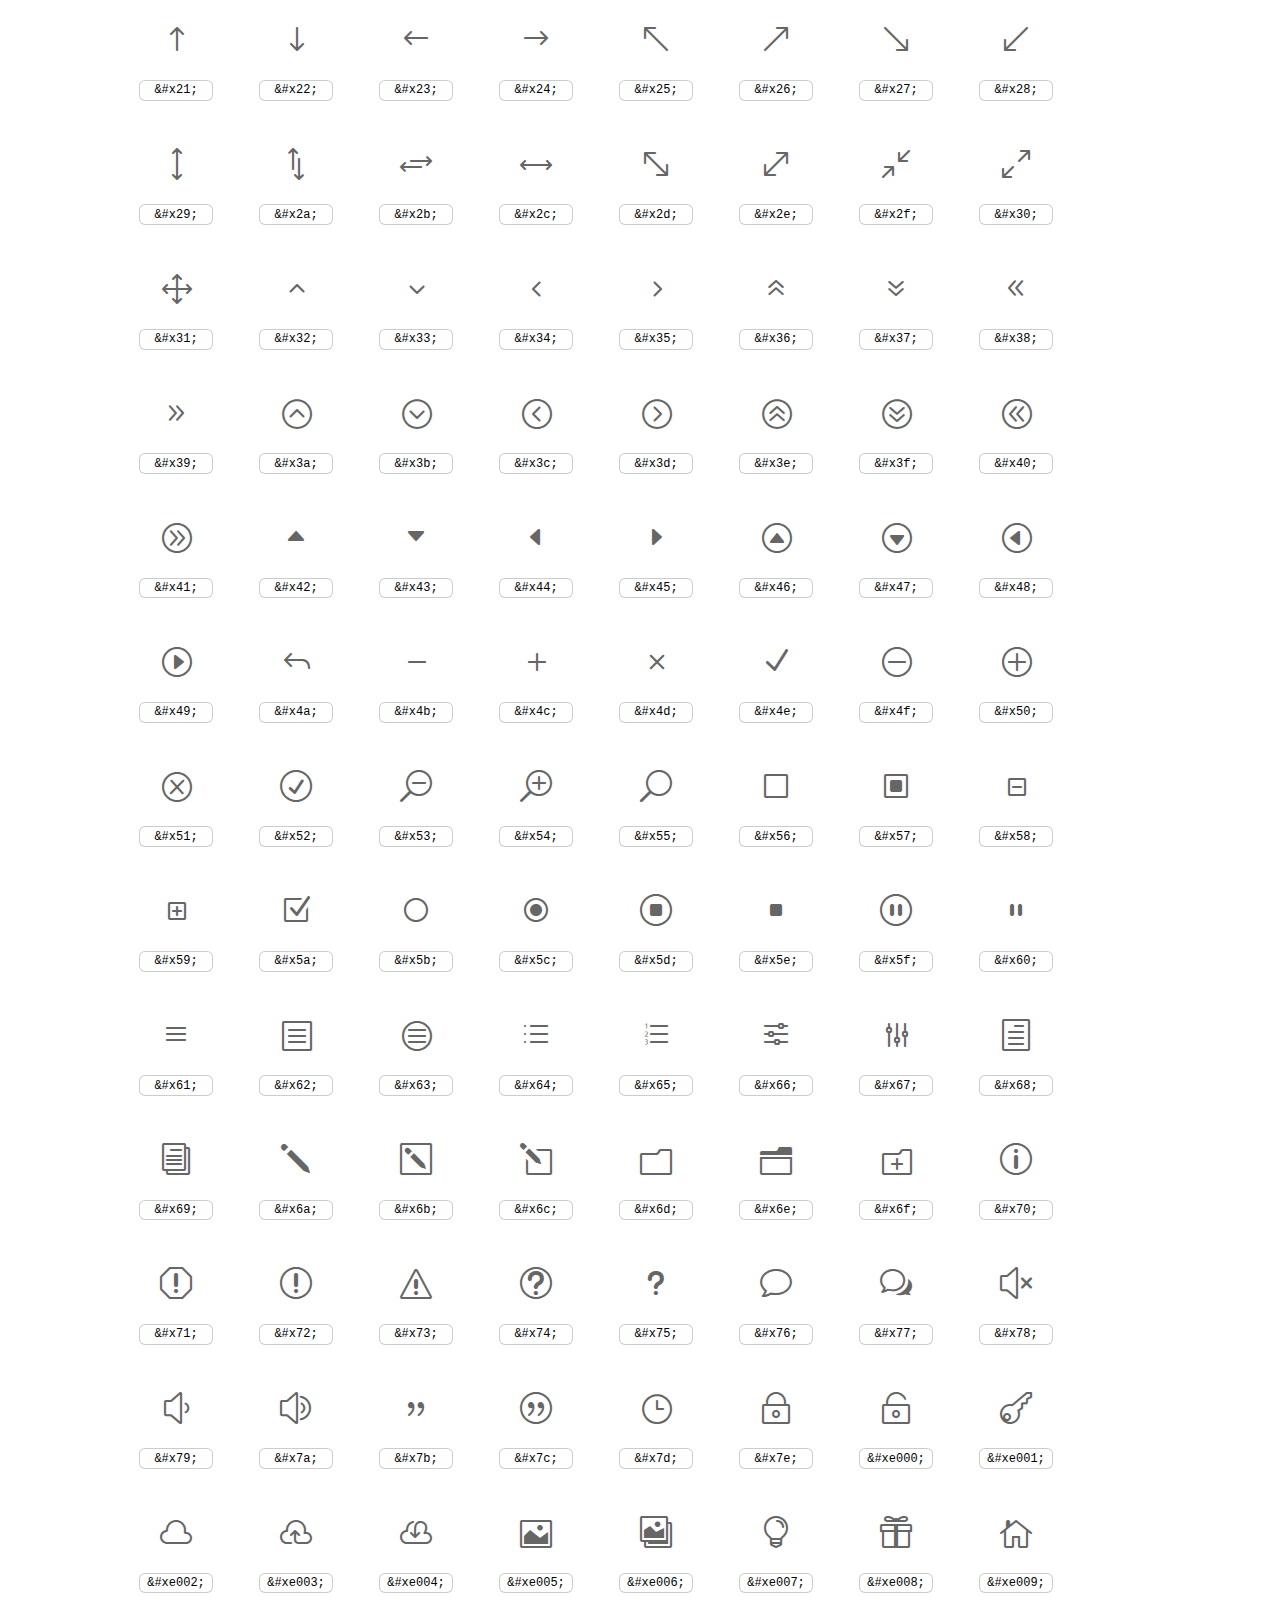
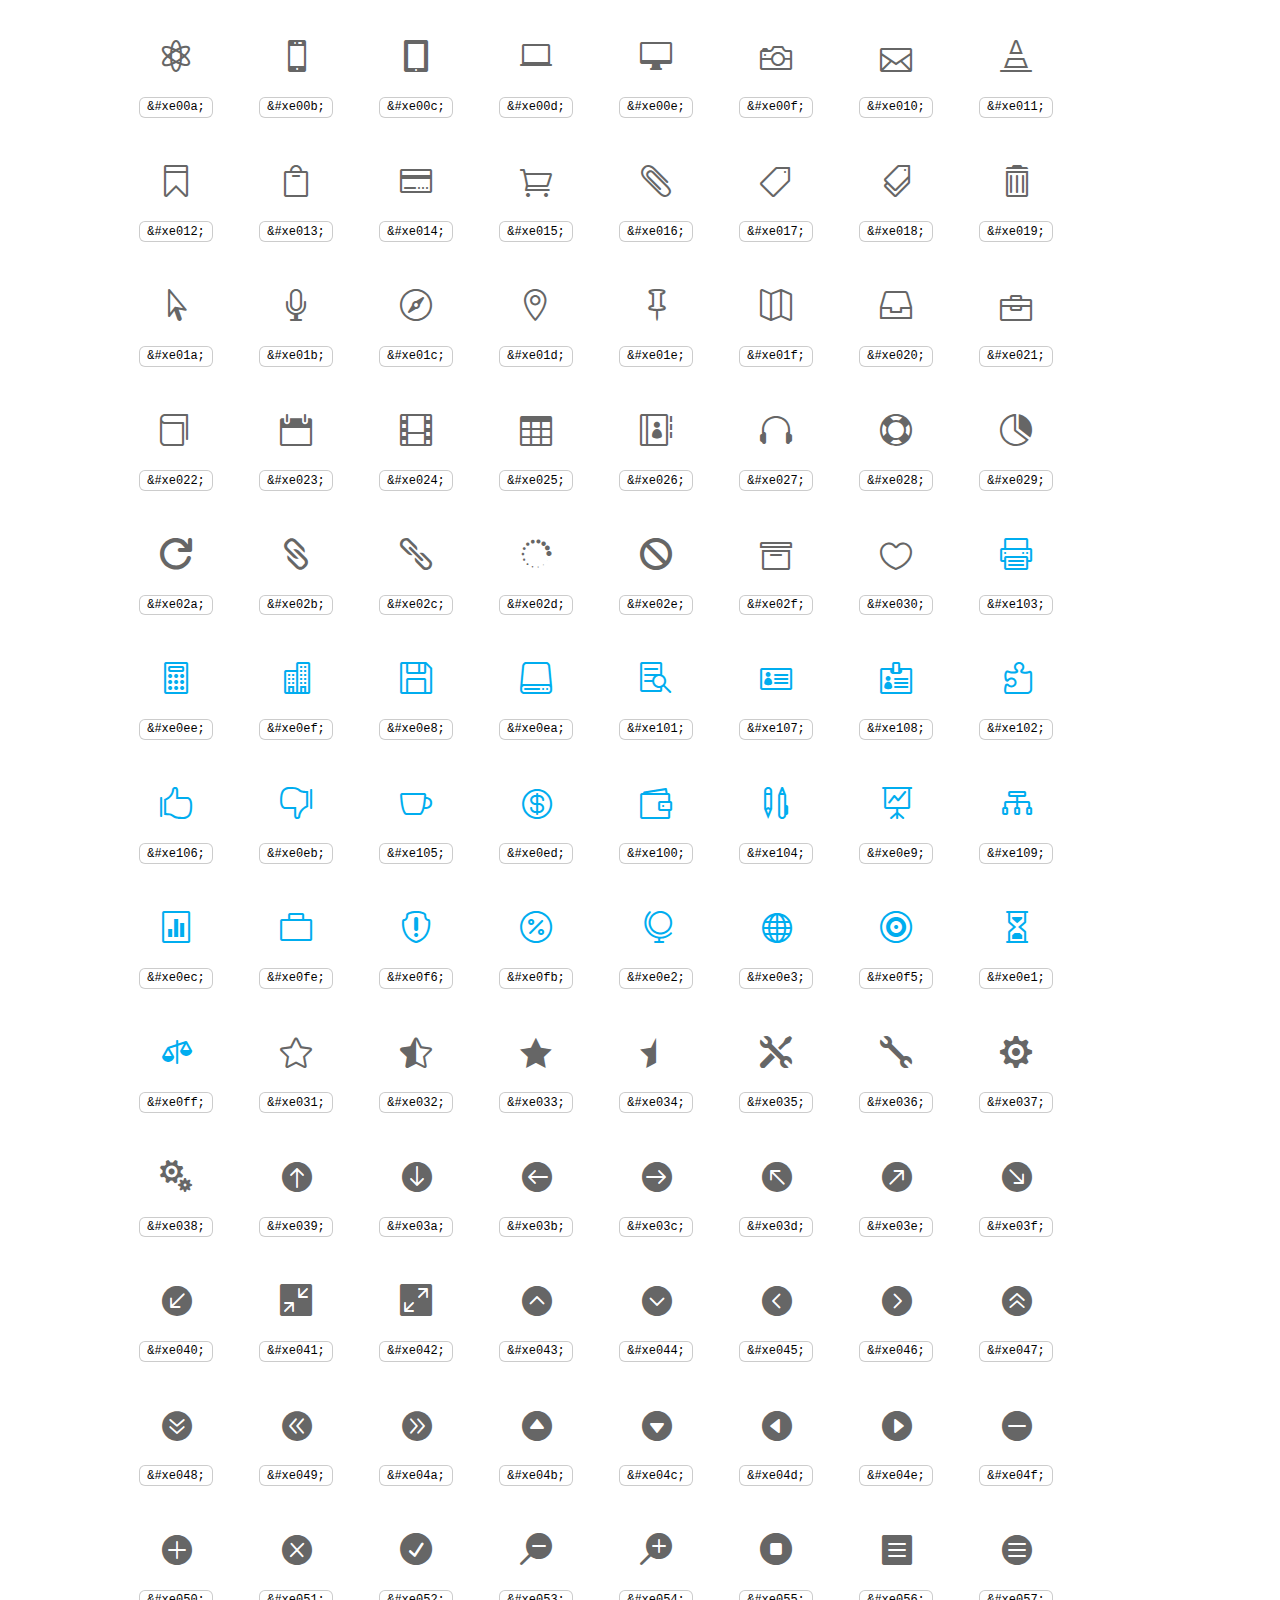
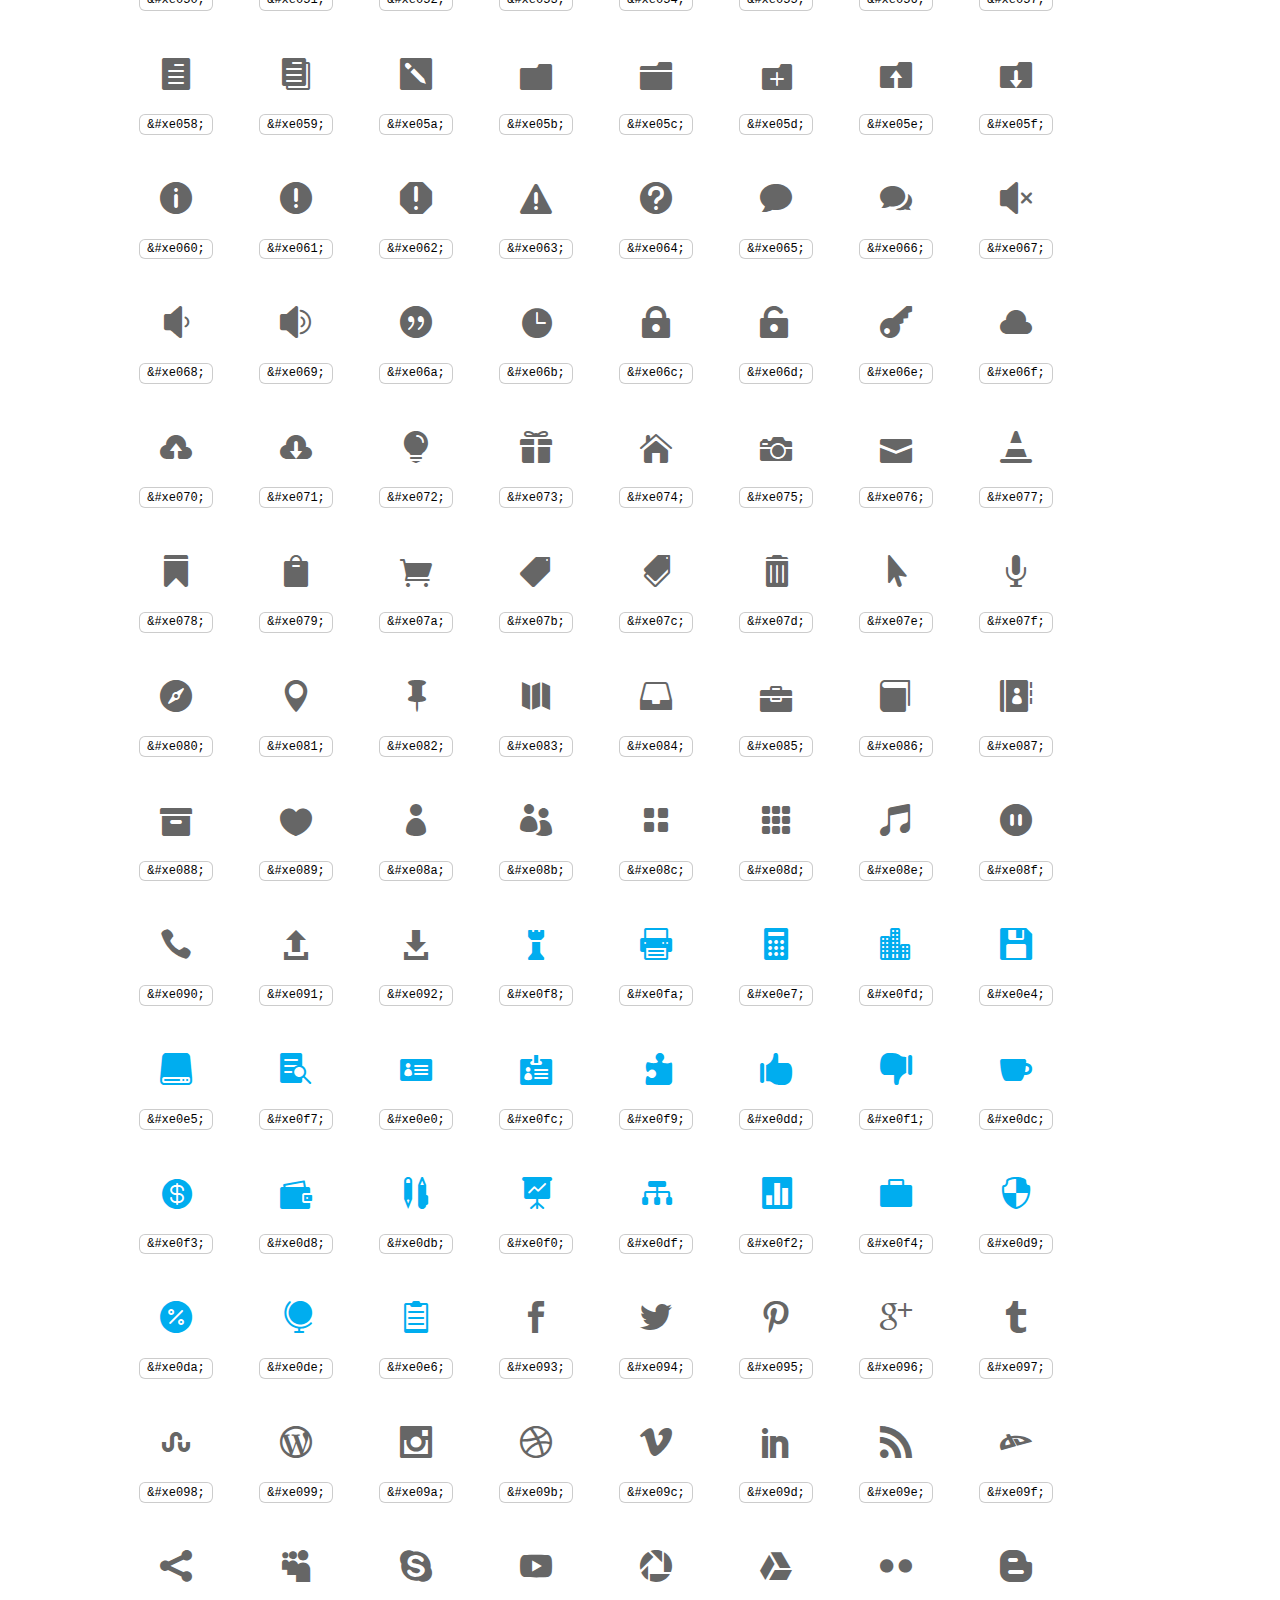
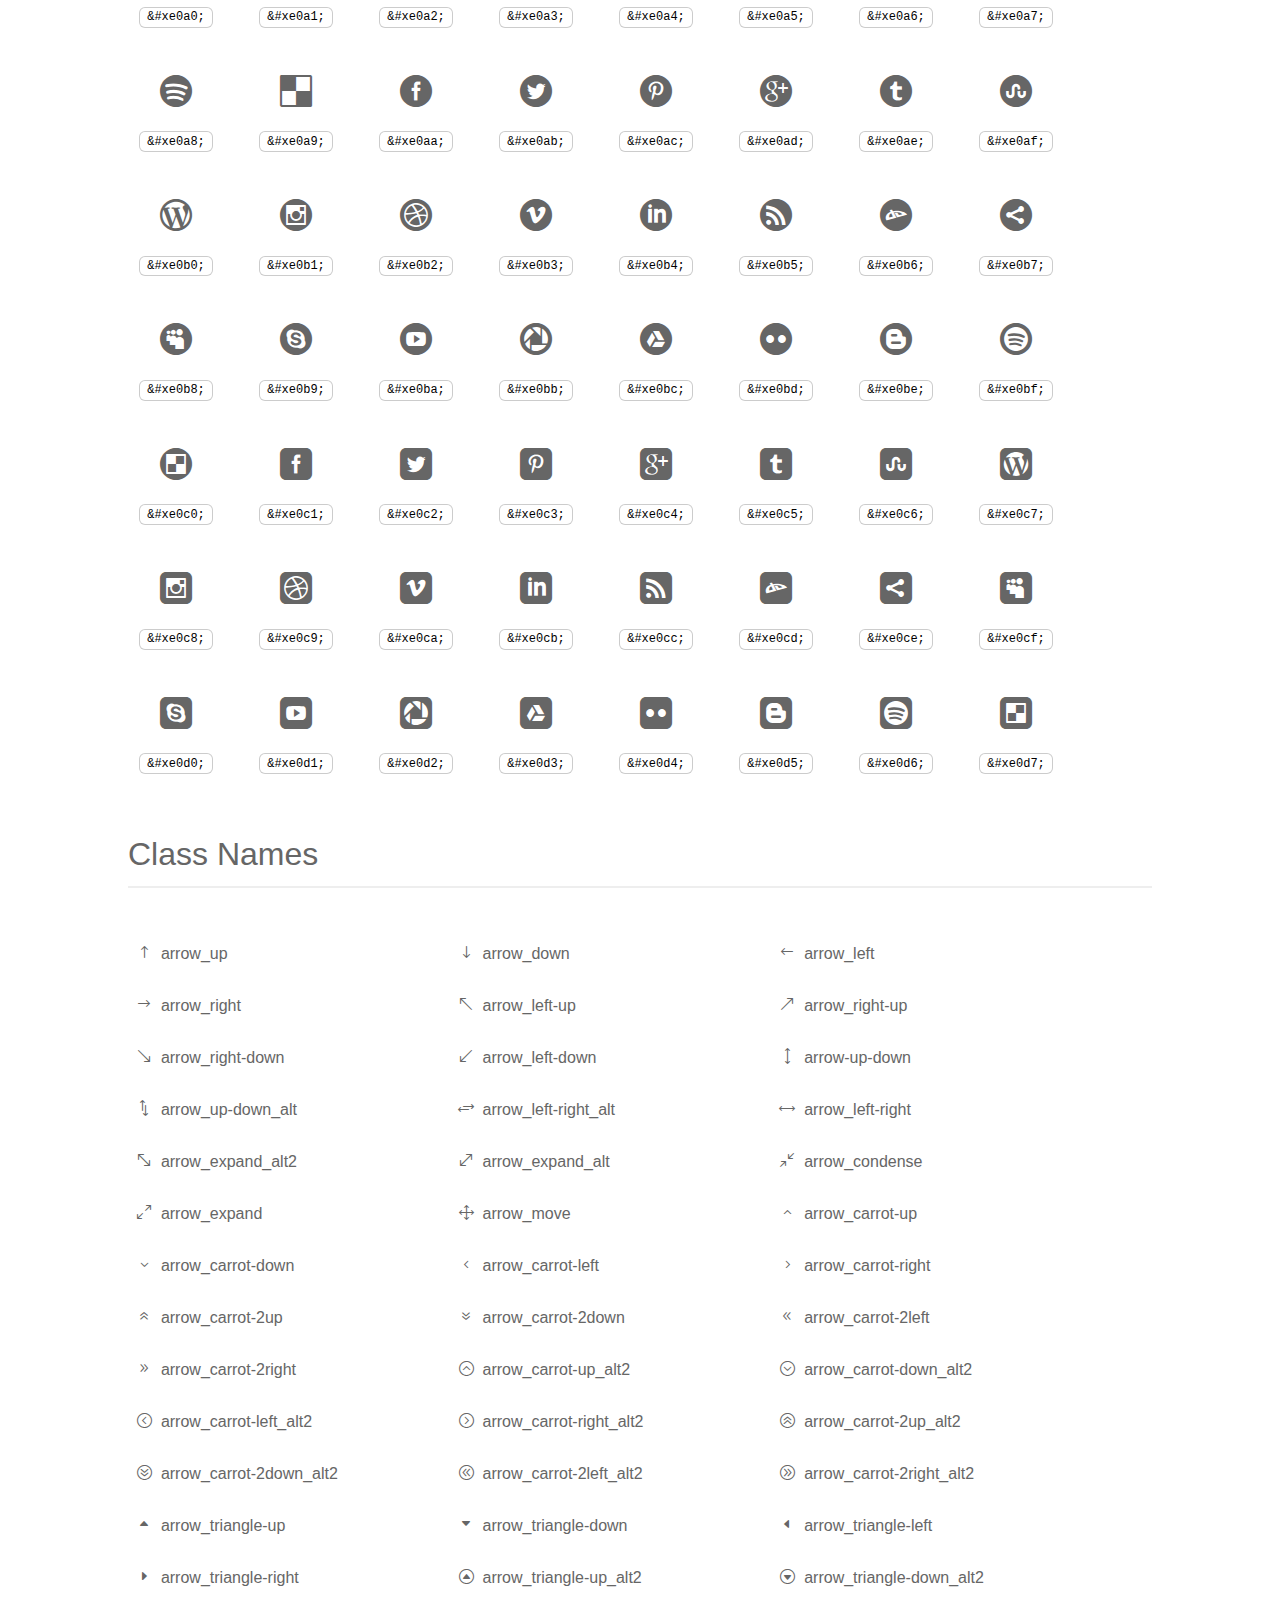
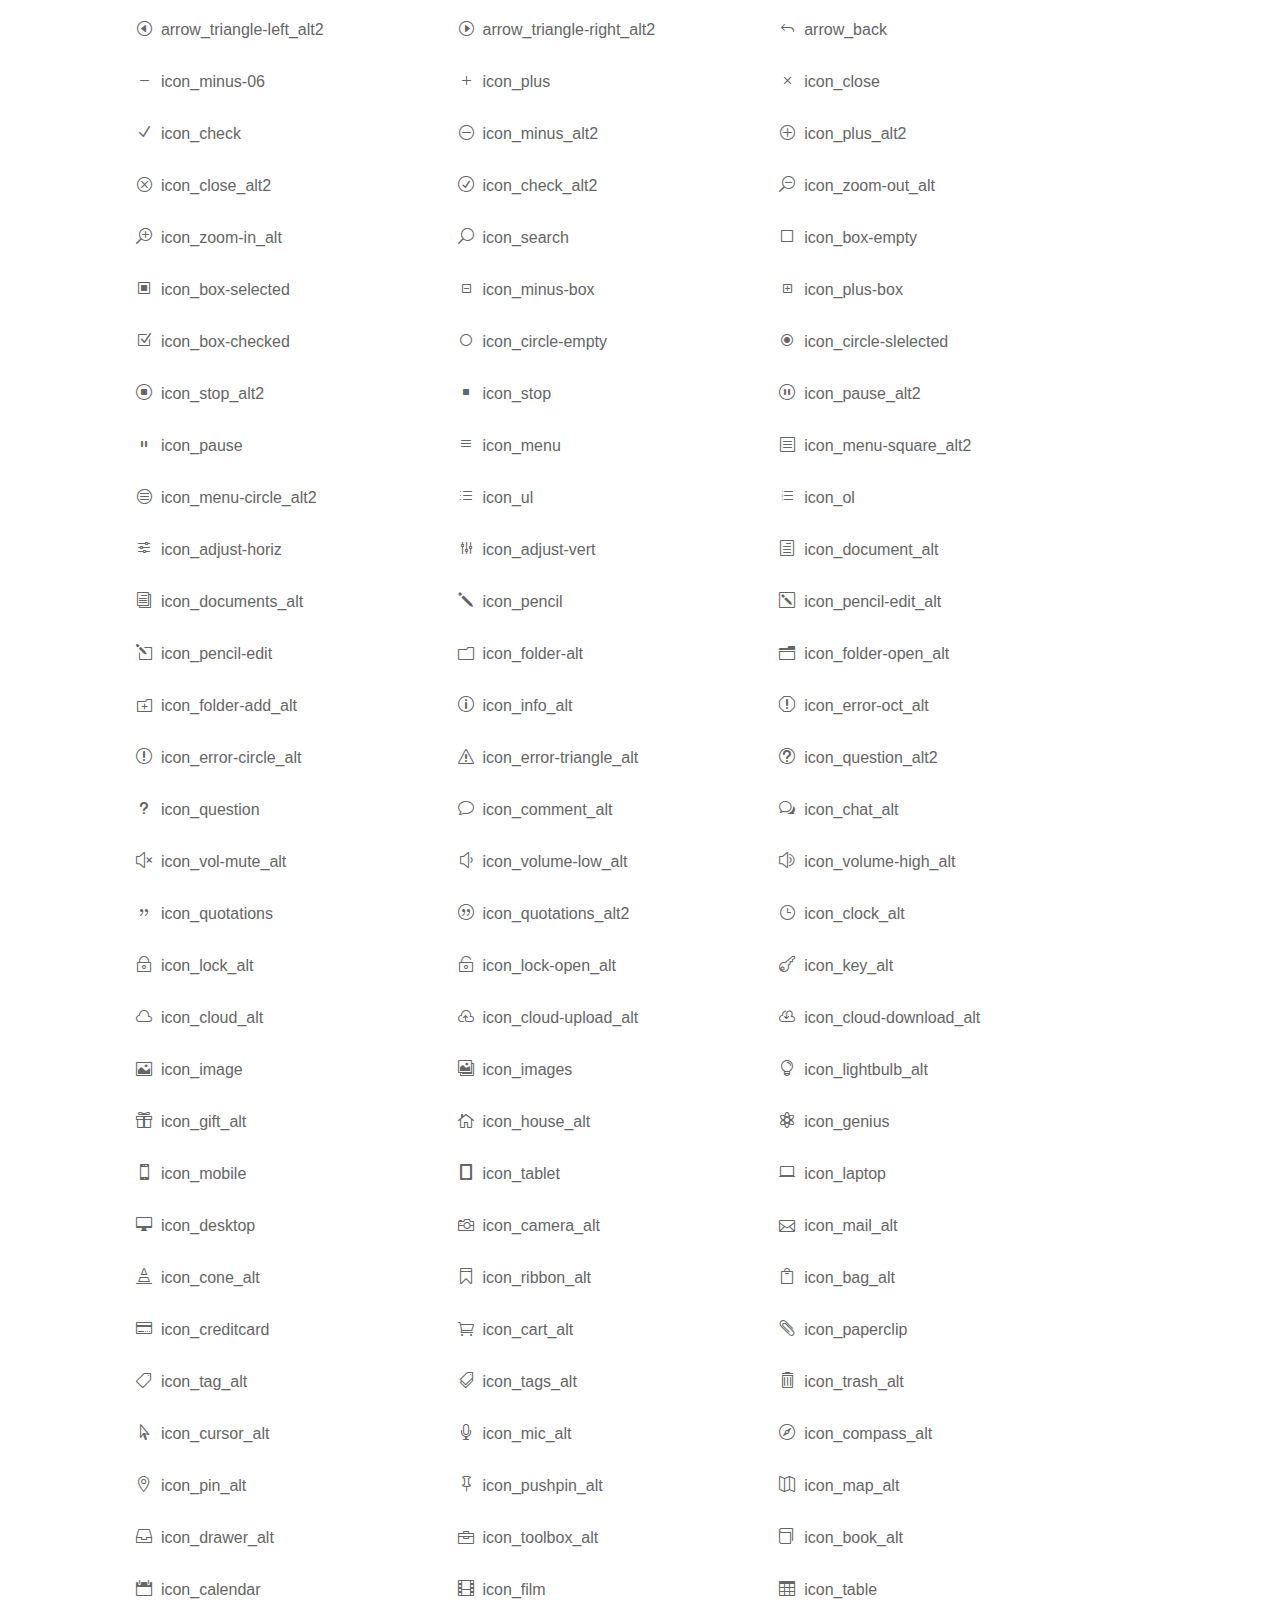
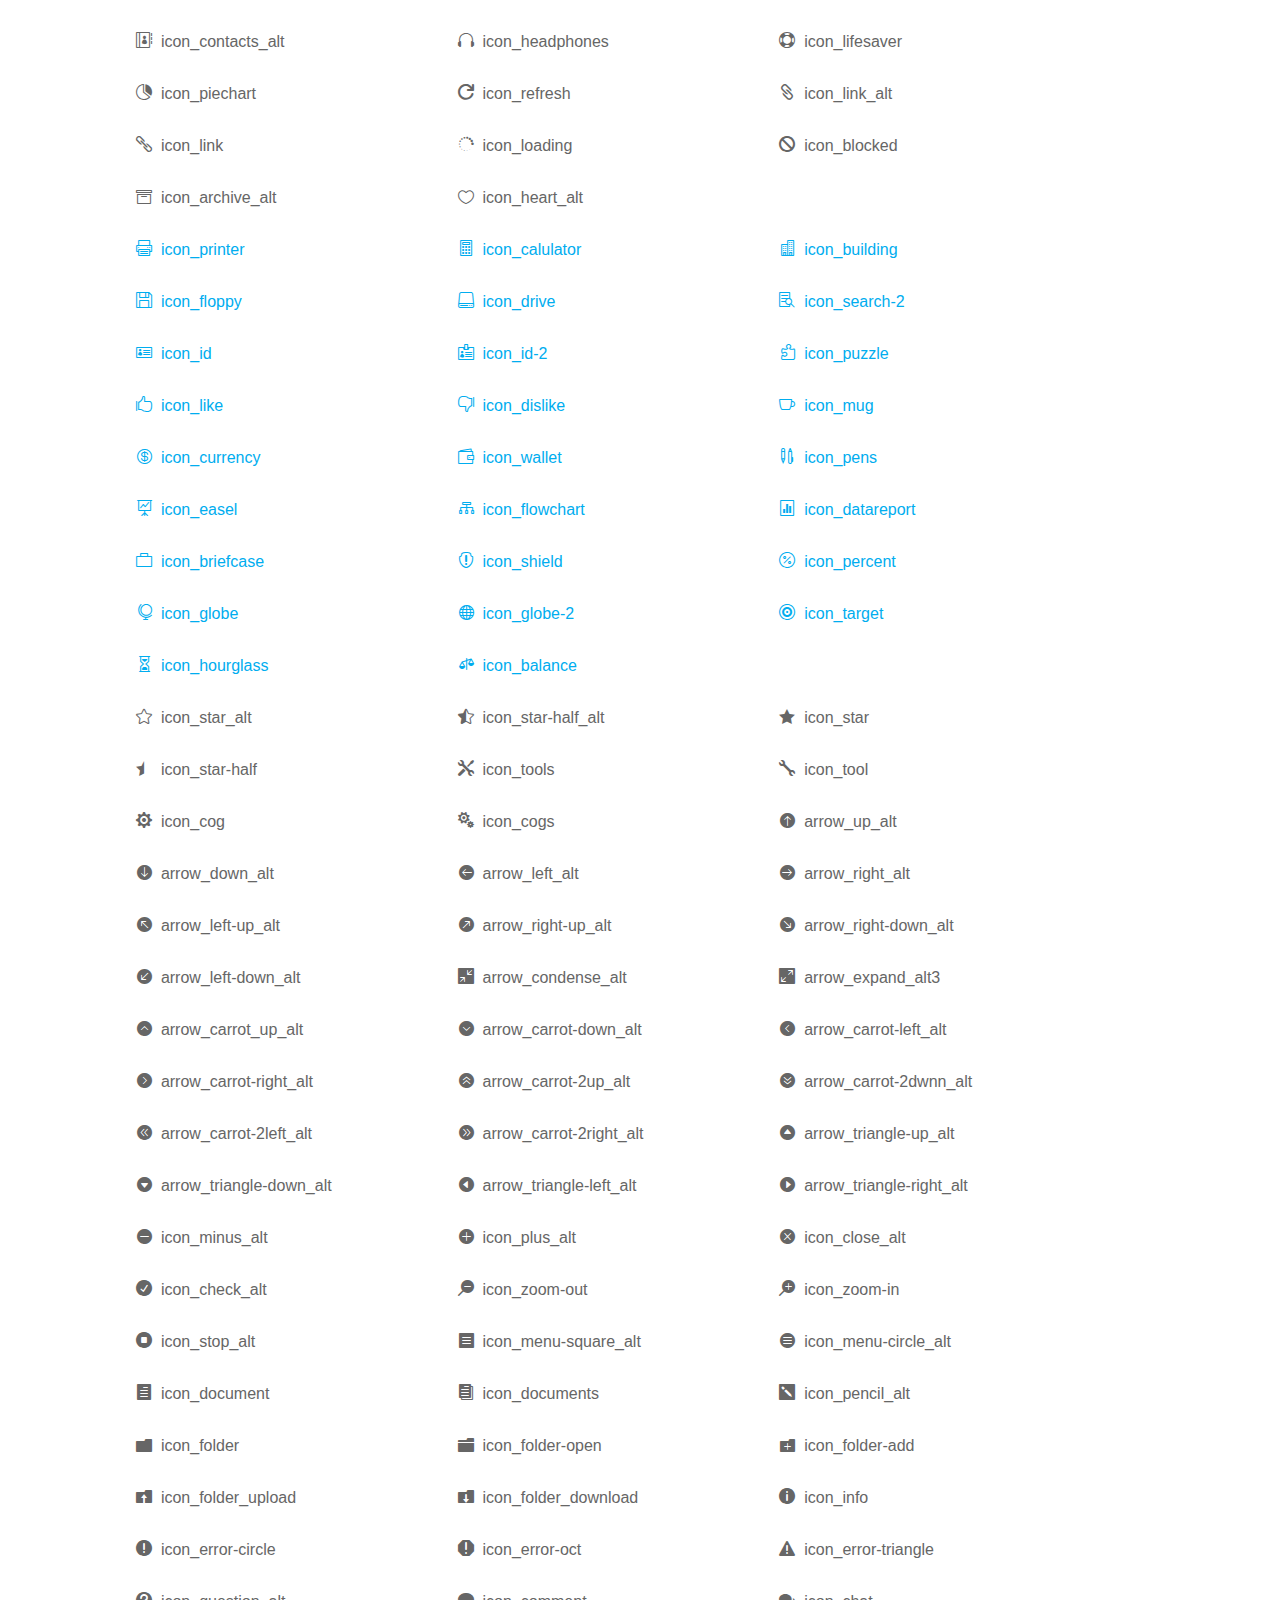
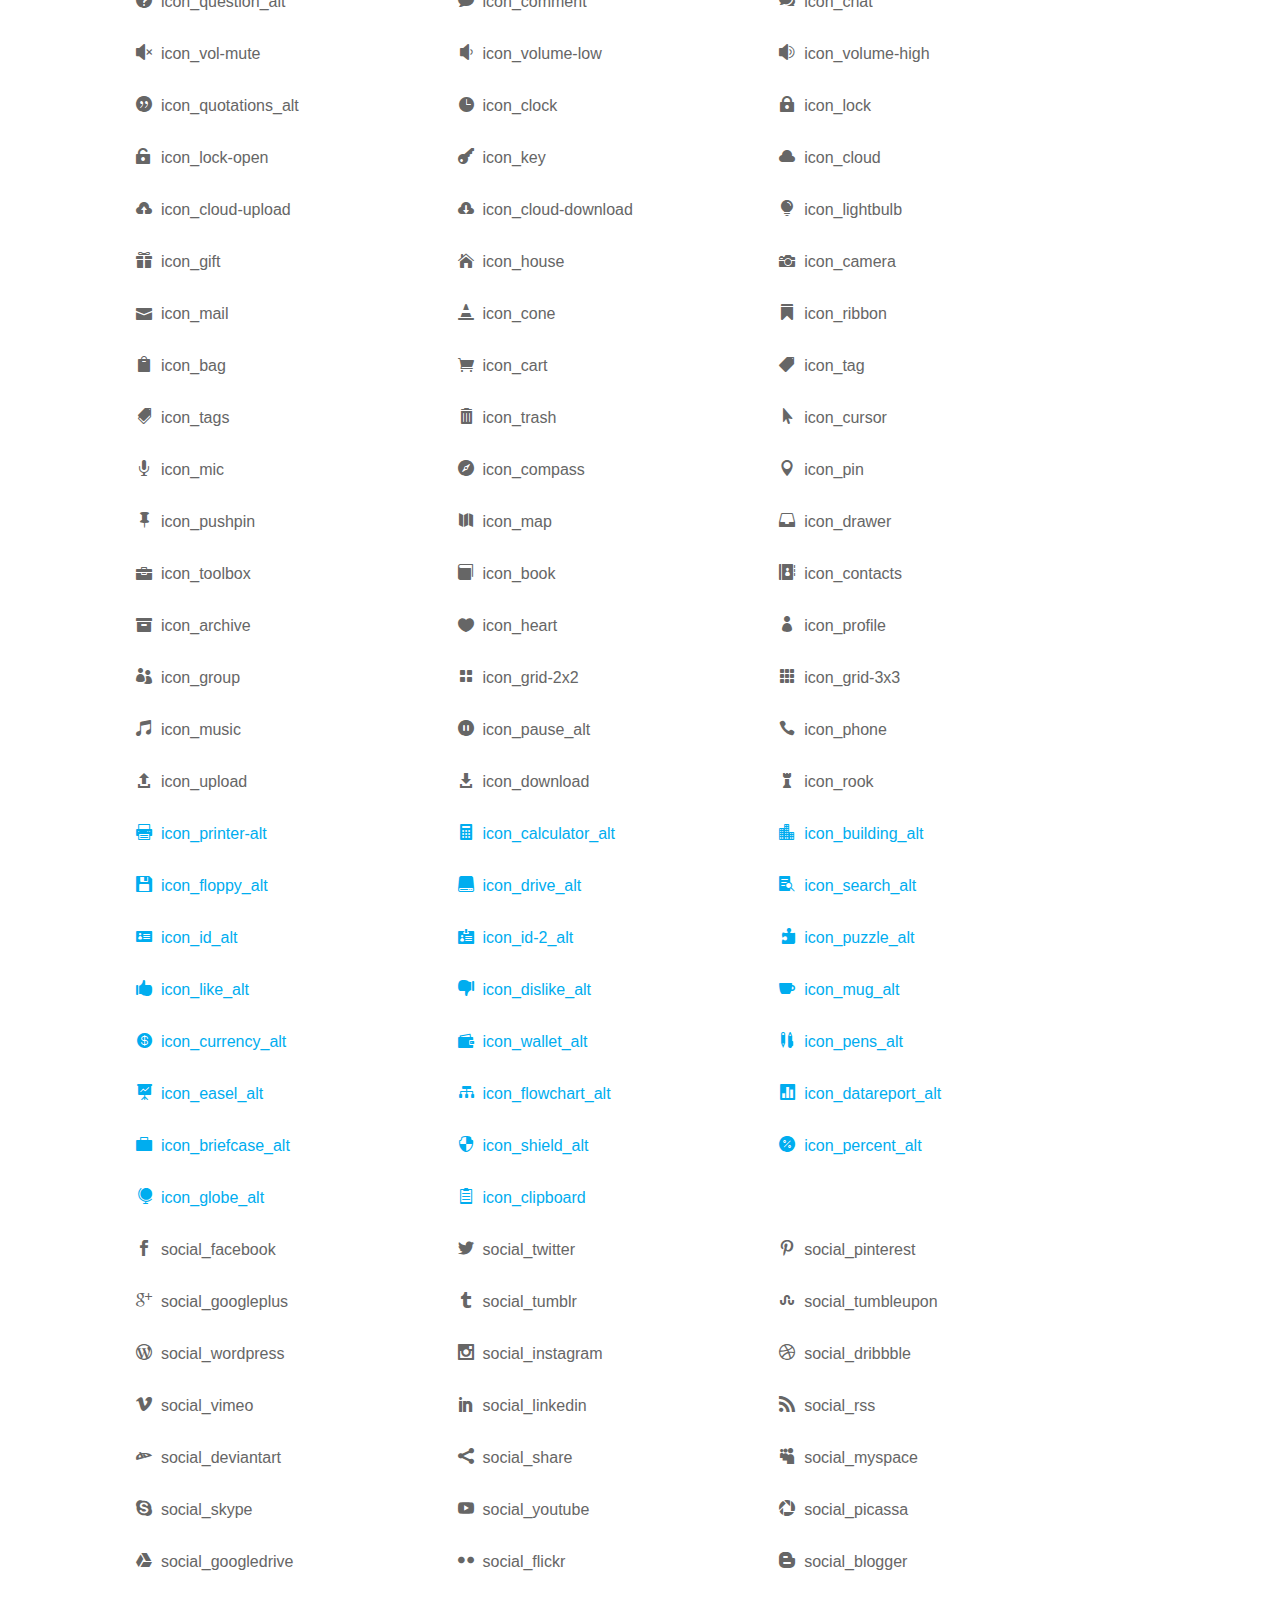
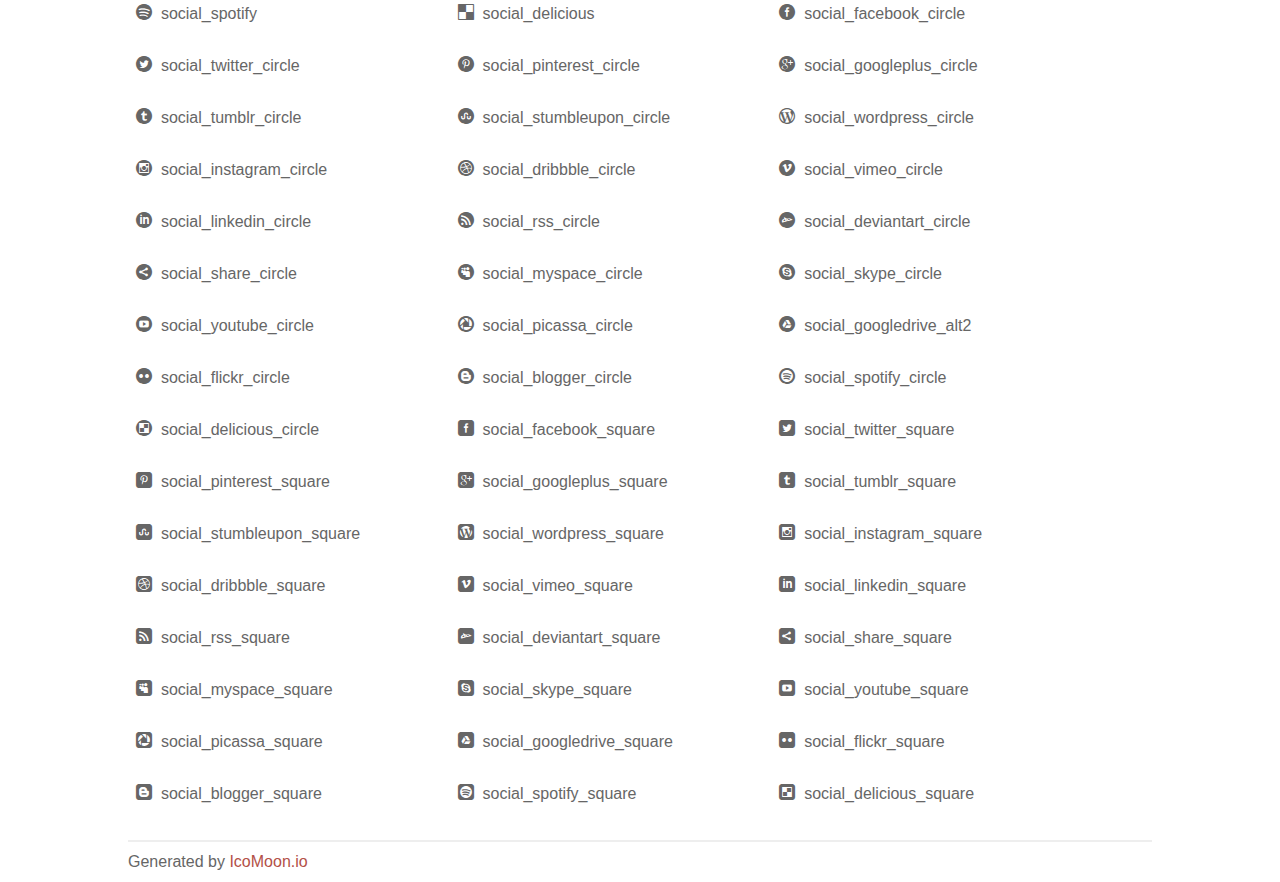
<file: css/icon_fonts/demo_icon_set_3.html>
<!doctype html>
<html>
<head>
<title>Your Font/Glyphs</title>
<link rel="stylesheet" href="css/icon_set_3.css" />
<!--[if lte IE 7]><script src="lte-ie7.js"></script><![endif]-->
<style>
	section, header, footer {display: block;}
	body {
		font-family: sans-serif;
		color: #666;
		line-height: 1.5;
		font-size: 1em;
	}
	* {
		-moz-box-sizing: border-box;
		-webkit-box-sizing: border-box;
		box-sizing: border-box;
		margin: 0;
		padding: 0;
	}
	.glyph {
		float: left;
		text-align: center;
		padding: .75em;
		margin: .4em 1.5em .75em 0;
		width: 6em;
		text-shadow: none;
	}
	
	.glyph input {
		font-family: consolas, monospace;
		font-size: 12px;
		width: 100%;
		text-align: center;
		border: 0;
		box-shadow: 0 0 0 1px #ccc;
		padding: .2em;
                -moz-border-radius: 5px;
                -webkit-border-radius: 5px;
	}
	
	

	.new {
		color:#00adef !important;
	}

	
	.w-main {
		width: 80%;
	}
	.centered {
		margin-left: auto;
		margin-right: auto;
	}
	.fs1 {
		font-size: 2em;
	}
	header {
		margin: 2em 0;
		padding-bottom: .5em;
		color: #666;
		box-shadow: 0 2px #eee;
	}
	header h1 {
		font-size: 2em;
		font-weight: normal;
	}
	.clearfix:before, .clearfix:after { content: ""; display: table; }
	.clearfix:after, .clear { clear: both; }
	footer {
		margin-top: 2em;
		padding: .5em 0;
		box-shadow: 0 -2px #eee;
	}
	a, a:visited {
		color: #B35047;
		text-decoration: none;
	}
	a:hover, a:focus {color: #000;}
	
	.box1 {
		font-size: 16px;
		display: inline-block;
		width: 30%;
		padding: .25em .5em;
		margin: 20px 10px 0 0;
	}
</style>
</head>
<body>

	<div class="w-main centered">
	<section class="mtm clearfix" id="glyphs">
	<div class="glyph">
		<div class="fs1" aria-hidden="true" data-icon="&#x21;"></div>
		<input type="text" readonly value="&amp;#x21;" />
	</div>
	<div class="glyph">
		<div class="fs1" aria-hidden="true" data-icon="&#x22;"></div>
		<input type="text" readonly value="&amp;#x22;" />
	</div>
	<div class="glyph">
		<div class="fs1" aria-hidden="true" data-icon="&#x23;"></div>
		<input type="text" readonly value="&amp;#x23;" />
	</div>
	<div class="glyph">
		<div class="fs1" aria-hidden="true" data-icon="&#x24;"></div>
		<input type="text" readonly value="&amp;#x24;" />
	</div>
	<div class="glyph">
		<div class="fs1" aria-hidden="true" data-icon="&#x25;"></div>
		<input type="text" readonly value="&amp;#x25;" />
	</div>
	<div class="glyph">
		<div class="fs1" aria-hidden="true" data-icon="&#x26;"></div>
		<input type="text" readonly value="&amp;#x26;" />
	</div>
	<div class="glyph">
		<div class="fs1" aria-hidden="true" data-icon="&#x27;"></div>
		<input type="text" readonly value="&amp;#x27;" />
	</div>
	<div class="glyph">
		<div class="fs1" aria-hidden="true" data-icon="&#x28;"></div>
		<input type="text" readonly value="&amp;#x28;" />
	</div>
	<div class="glyph">
		<div class="fs1" aria-hidden="true" data-icon="&#x29;"></div>
		<input type="text" readonly value="&amp;#x29;" />
	</div>
	<div class="glyph">
		<div class="fs1" aria-hidden="true" data-icon="&#x2a;"></div>
		<input type="text" readonly value="&amp;#x2a;" />
	</div>
	<div class="glyph">
		<div class="fs1" aria-hidden="true" data-icon="&#x2b;"></div>
		<input type="text" readonly value="&amp;#x2b;" />
	</div>
	<div class="glyph">
		<div class="fs1" aria-hidden="true" data-icon="&#x2c;"></div>
		<input type="text" readonly value="&amp;#x2c;" />
	</div>
	<div class="glyph">
		<div class="fs1" aria-hidden="true" data-icon="&#x2d;"></div>
		<input type="text" readonly value="&amp;#x2d;" />
	</div>
	<div class="glyph">
		<div class="fs1" aria-hidden="true" data-icon="&#x2e;"></div>
		<input type="text" readonly value="&amp;#x2e;" />
	</div>
	<div class="glyph">
		<div class="fs1" aria-hidden="true" data-icon="&#x2f;"></div>
		<input type="text" readonly value="&amp;#x2f;" />
	</div>
	<div class="glyph">
		<div class="fs1" aria-hidden="true" data-icon="&#x30;"></div>
		<input type="text" readonly value="&amp;#x30;" />
	</div>
	<div class="glyph">
		<div class="fs1" aria-hidden="true" data-icon="&#x31;"></div>
		<input type="text" readonly value="&amp;#x31;" />
	</div>
	<div class="glyph">
		<div class="fs1" aria-hidden="true" data-icon="&#x32;"></div>
		<input type="text" readonly value="&amp;#x32;" />
	</div>
	<div class="glyph">
		<div class="fs1" aria-hidden="true" data-icon="&#x33;"></div>
		<input type="text" readonly value="&amp;#x33;" />
	</div>
	<div class="glyph">
		<div class="fs1" aria-hidden="true" data-icon="&#x34;"></div>
		<input type="text" readonly value="&amp;#x34;" />
	</div>
	<div class="glyph">
		<div class="fs1" aria-hidden="true" data-icon="&#x35;"></div>
		<input type="text" readonly value="&amp;#x35;" />
	</div>
	<div class="glyph">
		<div class="fs1" aria-hidden="true" data-icon="&#x36;"></div>
		<input type="text" readonly value="&amp;#x36;" />
	</div>
	<div class="glyph">
		<div class="fs1" aria-hidden="true" data-icon="&#x37;"></div>
		<input type="text" readonly value="&amp;#x37;" />
	</div>
	<div class="glyph">
		<div class="fs1" aria-hidden="true" data-icon="&#x38;"></div>
		<input type="text" readonly value="&amp;#x38;" />
	</div>
	<div class="glyph">
		<div class="fs1" aria-hidden="true" data-icon="&#x39;"></div>
		<input type="text" readonly value="&amp;#x39;" />
	</div>
	<div class="glyph">
		<div class="fs1" aria-hidden="true" data-icon="&#x3a;"></div>
		<input type="text" readonly value="&amp;#x3a;" />
	</div>
	<div class="glyph">
		<div class="fs1" aria-hidden="true" data-icon="&#x3b;"></div>
		<input type="text" readonly value="&amp;#x3b;" />
	</div>
	<div class="glyph">
		<div class="fs1" aria-hidden="true" data-icon="&#x3c;"></div>
		<input type="text" readonly value="&amp;#x3c;" />
	</div>
	<div class="glyph">
		<div class="fs1" aria-hidden="true" data-icon="&#x3d;"></div>
		<input type="text" readonly value="&amp;#x3d;" />
	</div>
	<div class="glyph">
		<div class="fs1" aria-hidden="true" data-icon="&#x3e;"></div>
		<input type="text" readonly value="&amp;#x3e;" />
	</div>
	<div class="glyph">
		<div class="fs1" aria-hidden="true" data-icon="&#x3f;"></div>
		<input type="text" readonly value="&amp;#x3f;" />
	</div>
	<div class="glyph">
		<div class="fs1" aria-hidden="true" data-icon="&#x40;"></div>
		<input type="text" readonly value="&amp;#x40;" />
	</div>
	<div class="glyph">
		<div class="fs1" aria-hidden="true" data-icon="&#x41;"></div>
		<input type="text" readonly value="&amp;#x41;" />
	</div>
	<div class="glyph">
		<div class="fs1" aria-hidden="true" data-icon="&#x42;"></div>
		<input type="text" readonly value="&amp;#x42;" />
	</div>
	<div class="glyph">
		<div class="fs1" aria-hidden="true" data-icon="&#x43;"></div>
		<input type="text" readonly value="&amp;#x43;" />
	</div>
	<div class="glyph">
		<div class="fs1" aria-hidden="true" data-icon="&#x44;"></div>
		<input type="text" readonly value="&amp;#x44;" />
	</div>
	<div class="glyph">
		<div class="fs1" aria-hidden="true" data-icon="&#x45;"></div>
		<input type="text" readonly value="&amp;#x45;" />
	</div>
	<div class="glyph">
		<div class="fs1" aria-hidden="true" data-icon="&#x46;"></div>
		<input type="text" readonly value="&amp;#x46;" />
	</div>
	<div class="glyph">
		<div class="fs1" aria-hidden="true" data-icon="&#x47;"></div>
		<input type="text" readonly value="&amp;#x47;" />
	</div>
	<div class="glyph">
		<div class="fs1" aria-hidden="true" data-icon="&#x48;"></div>
		<input type="text" readonly value="&amp;#x48;" />
	</div>
	<div class="glyph">
		<div class="fs1" aria-hidden="true" data-icon="&#x49;"></div>
		<input type="text" readonly value="&amp;#x49;" />
	</div>
	<div class="glyph">
		<div class="fs1" aria-hidden="true" data-icon="&#x4a;"></div>
		<input type="text" readonly value="&amp;#x4a;" />
	</div>
	<div class="glyph">
		<div class="fs1" aria-hidden="true" data-icon="&#x4b;"></div>
		<input type="text" readonly value="&amp;#x4b;" />
	</div>
	<div class="glyph">
		<div class="fs1" aria-hidden="true" data-icon="&#x4c;"></div>
		<input type="text" readonly value="&amp;#x4c;" />
	</div>
	<div class="glyph">
		<div class="fs1" aria-hidden="true" data-icon="&#x4d;"></div>
		<input type="text" readonly value="&amp;#x4d;" />
	</div>
	<div class="glyph">
		<div class="fs1" aria-hidden="true" data-icon="&#x4e;"></div>
		<input type="text" readonly value="&amp;#x4e;" />
	</div>
	<div class="glyph">
		<div class="fs1" aria-hidden="true" data-icon="&#x4f;"></div>
		<input type="text" readonly value="&amp;#x4f;" />
	</div>
	<div class="glyph">
		<div class="fs1" aria-hidden="true" data-icon="&#x50;"></div>
		<input type="text" readonly value="&amp;#x50;" />
	</div>
	<div class="glyph">
		<div class="fs1" aria-hidden="true" data-icon="&#x51;"></div>
		<input type="text" readonly value="&amp;#x51;" />
	</div>
	<div class="glyph">
		<div class="fs1" aria-hidden="true" data-icon="&#x52;"></div>
		<input type="text" readonly value="&amp;#x52;" />
	</div>
	<div class="glyph">
		<div class="fs1" aria-hidden="true" data-icon="&#x53;"></div>
		<input type="text" readonly value="&amp;#x53;" />
	</div>
	<div class="glyph">
		<div class="fs1" aria-hidden="true" data-icon="&#x54;"></div>
		<input type="text" readonly value="&amp;#x54;" />
	</div>
	<div class="glyph">
		<div class="fs1" aria-hidden="true" data-icon="&#x55;"></div>
		<input type="text" readonly value="&amp;#x55;" />
	</div>
	<div class="glyph">
		<div class="fs1" aria-hidden="true" data-icon="&#x56;"></div>
		<input type="text" readonly value="&amp;#x56;" />
	</div>
	<div class="glyph">
		<div class="fs1" aria-hidden="true" data-icon="&#x57;"></div>
		<input type="text" readonly value="&amp;#x57;" />
	</div>
	<div class="glyph">
		<div class="fs1" aria-hidden="true" data-icon="&#x58;"></div>
		<input type="text" readonly value="&amp;#x58;" />
	</div>
	<div class="glyph">
		<div class="fs1" aria-hidden="true" data-icon="&#x59;"></div>
		<input type="text" readonly value="&amp;#x59;" />
	</div>
	<div class="glyph">
		<div class="fs1" aria-hidden="true" data-icon="&#x5a;"></div>
		<input type="text" readonly value="&amp;#x5a;" />
	</div>
	<div class="glyph">
		<div class="fs1" aria-hidden="true" data-icon="&#x5b;"></div>
		<input type="text" readonly value="&amp;#x5b;" />
	</div>
	<div class="glyph">
		<div class="fs1" aria-hidden="true" data-icon="&#x5c;"></div>
		<input type="text" readonly value="&amp;#x5c;" />
	</div>
	<div class="glyph">
		<div class="fs1" aria-hidden="true" data-icon="&#x5d;"></div>
		<input type="text" readonly value="&amp;#x5d;" />
	</div>
	<div class="glyph">
		<div class="fs1" aria-hidden="true" data-icon="&#x5e;"></div>
		<input type="text" readonly value="&amp;#x5e;" />
	</div>
	<div class="glyph">
		<div class="fs1" aria-hidden="true" data-icon="&#x5f;"></div>
		<input type="text" readonly value="&amp;#x5f;" />
	</div>
	<div class="glyph">
		<div class="fs1" aria-hidden="true" data-icon="&#x60;"></div>
		<input type="text" readonly value="&amp;#x60;" />
	</div>
	<div class="glyph">
		<div class="fs1" aria-hidden="true" data-icon="&#x61;"></div>
		<input type="text" readonly value="&amp;#x61;" />
	</div>
	<div class="glyph">
		<div class="fs1" aria-hidden="true" data-icon="&#x62;"></div>
		<input type="text" readonly value="&amp;#x62;" />
	</div>
	<div class="glyph">
		<div class="fs1" aria-hidden="true" data-icon="&#x63;"></div>
		<input type="text" readonly value="&amp;#x63;" />
	</div>
	<div class="glyph">
		<div class="fs1" aria-hidden="true" data-icon="&#x64;"></div>
		<input type="text" readonly value="&amp;#x64;" />
	</div>
	<div class="glyph">
		<div class="fs1" aria-hidden="true" data-icon="&#x65;"></div>
		<input type="text" readonly value="&amp;#x65;" />
	</div>
	<div class="glyph">
		<div class="fs1" aria-hidden="true" data-icon="&#x66;"></div>
		<input type="text" readonly value="&amp;#x66;" />
	</div>
	<div class="glyph">
		<div class="fs1" aria-hidden="true" data-icon="&#x67;"></div>
		<input type="text" readonly value="&amp;#x67;" />
	</div>
	<div class="glyph">
		<div class="fs1" aria-hidden="true" data-icon="&#x68;"></div>
		<input type="text" readonly value="&amp;#x68;" />
	</div>
	<div class="glyph">
		<div class="fs1" aria-hidden="true" data-icon="&#x69;"></div>
		<input type="text" readonly value="&amp;#x69;" />
	</div>
	<div class="glyph">
		<div class="fs1" aria-hidden="true" data-icon="&#x6a;"></div>
		<input type="text" readonly value="&amp;#x6a;" />
	</div>
	<div class="glyph">
		<div class="fs1" aria-hidden="true" data-icon="&#x6b;"></div>
		<input type="text" readonly value="&amp;#x6b;" />
	</div>
	<div class="glyph">
		<div class="fs1" aria-hidden="true" data-icon="&#x6c;"></div>
		<input type="text" readonly value="&amp;#x6c;" />
	</div>
	<div class="glyph">
		<div class="fs1" aria-hidden="true" data-icon="&#x6d;"></div>
		<input type="text" readonly value="&amp;#x6d;" />
	</div>
	<div class="glyph">
		<div class="fs1" aria-hidden="true" data-icon="&#x6e;"></div>
		<input type="text" readonly value="&amp;#x6e;" />
	</div>
	<div class="glyph">
		<div class="fs1" aria-hidden="true" data-icon="&#x6f;"></div>
		<input type="text" readonly value="&amp;#x6f;" />
	</div>
	<div class="glyph">
		<div class="fs1" aria-hidden="true" data-icon="&#x70;"></div>
		<input type="text" readonly value="&amp;#x70;" />
	</div>
	<div class="glyph">
		<div class="fs1" aria-hidden="true" data-icon="&#x71;"></div>
		<input type="text" readonly value="&amp;#x71;" />
	</div>
	<div class="glyph">
		<div class="fs1" aria-hidden="true" data-icon="&#x72;"></div>
		<input type="text" readonly value="&amp;#x72;" />
	</div>
	<div class="glyph">
		<div class="fs1" aria-hidden="true" data-icon="&#x73;"></div>
		<input type="text" readonly value="&amp;#x73;" />
	</div>
	<div class="glyph">
		<div class="fs1" aria-hidden="true" data-icon="&#x74;"></div>
		<input type="text" readonly value="&amp;#x74;" />
	</div>
	<div class="glyph">
		<div class="fs1" aria-hidden="true" data-icon="&#x75;"></div>
		<input type="text" readonly value="&amp;#x75;" />
	</div>
	<div class="glyph">
		<div class="fs1" aria-hidden="true" data-icon="&#x76;"></div>
		<input type="text" readonly value="&amp;#x76;" />
	</div>
	<div class="glyph">
		<div class="fs1" aria-hidden="true" data-icon="&#x77;"></div>
		<input type="text" readonly value="&amp;#x77;" />
	</div>
	<div class="glyph">
		<div class="fs1" aria-hidden="true" data-icon="&#x78;"></div>
		<input type="text" readonly value="&amp;#x78;" />
	</div>
	<div class="glyph">
		<div class="fs1" aria-hidden="true" data-icon="&#x79;"></div>
		<input type="text" readonly value="&amp;#x79;" />
	</div>
	<div class="glyph">
		<div class="fs1" aria-hidden="true" data-icon="&#x7a;"></div>
		<input type="text" readonly value="&amp;#x7a;" />
	</div>
	<div class="glyph">
		<div class="fs1" aria-hidden="true" data-icon="&#x7b;"></div>
		<input type="text" readonly value="&amp;#x7b;" />
	</div>
	<div class="glyph">
		<div class="fs1" aria-hidden="true" data-icon="&#x7c;"></div>
		<input type="text" readonly value="&amp;#x7c;" />
	</div>
	<div class="glyph">
		<div class="fs1" aria-hidden="true" data-icon="&#x7d;"></div>
		<input type="text" readonly value="&amp;#x7d;" />
	</div>
	<div class="glyph">
		<div class="fs1" aria-hidden="true" data-icon="&#x7e;"></div>
		<input type="text" readonly value="&amp;#x7e;" />
	</div>
	<div class="glyph">
		<div class="fs1" aria-hidden="true" data-icon="&#xe000;"></div>
		<input type="text" readonly value="&amp;#xe000;" />
	</div>
	<div class="glyph">
		<div class="fs1" aria-hidden="true" data-icon="&#xe001;"></div>
		<input type="text" readonly value="&amp;#xe001;" />
	</div>
	<div class="glyph">
		<div class="fs1" aria-hidden="true" data-icon="&#xe002;"></div>
		<input type="text" readonly value="&amp;#xe002;" />
	</div>
	<div class="glyph">
		<div class="fs1" aria-hidden="true" data-icon="&#xe003;"></div>
		<input type="text" readonly value="&amp;#xe003;" />
	</div>
	<div class="glyph">
		<div class="fs1" aria-hidden="true" data-icon="&#xe004;"></div>
		<input type="text" readonly value="&amp;#xe004;" />
	</div>
	<div class="glyph">
		<div class="fs1" aria-hidden="true" data-icon="&#xe005;"></div>
		<input type="text" readonly value="&amp;#xe005;" />
	</div>
	<div class="glyph">
		<div class="fs1" aria-hidden="true" data-icon="&#xe006;"></div>
		<input type="text" readonly value="&amp;#xe006;" />
	</div>
	<div class="glyph">
		<div class="fs1" aria-hidden="true" data-icon="&#xe007;"></div>
		<input type="text" readonly value="&amp;#xe007;" />
	</div>
	<div class="glyph">
		<div class="fs1" aria-hidden="true" data-icon="&#xe008;"></div>
		<input type="text" readonly value="&amp;#xe008;" />
	</div>
	<div class="glyph">
		<div class="fs1" aria-hidden="true" data-icon="&#xe009;"></div>
		<input type="text" readonly value="&amp;#xe009;" />
	</div>
	<div class="glyph">
		<div class="fs1" aria-hidden="true" data-icon="&#xe00a;"></div>
		<input type="text" readonly value="&amp;#xe00a;" />
	</div>
	<div class="glyph">
		<div class="fs1" aria-hidden="true" data-icon="&#xe00b;"></div>
		<input type="text" readonly value="&amp;#xe00b;" />
	</div>
	<div class="glyph">
		<div class="fs1" aria-hidden="true" data-icon="&#xe00c;"></div>
		<input type="text" readonly value="&amp;#xe00c;" />
	</div>
	<div class="glyph">
		<div class="fs1" aria-hidden="true" data-icon="&#xe00d;"></div>
		<input type="text" readonly value="&amp;#xe00d;" />
	</div>
	<div class="glyph">
		<div class="fs1" aria-hidden="true" data-icon="&#xe00e;"></div>
		<input type="text" readonly value="&amp;#xe00e;" />
	</div>
	<div class="glyph">
		<div class="fs1" aria-hidden="true" data-icon="&#xe00f;"></div>
		<input type="text" readonly value="&amp;#xe00f;" />
	</div>
	<div class="glyph">
		<div class="fs1" aria-hidden="true" data-icon="&#xe010;"></div>
		<input type="text" readonly value="&amp;#xe010;" />
	</div>
	<div class="glyph">
		<div class="fs1" aria-hidden="true" data-icon="&#xe011;"></div>
		<input type="text" readonly value="&amp;#xe011;" />
	</div>
	<div class="glyph">
		<div class="fs1" aria-hidden="true" data-icon="&#xe012;"></div>
		<input type="text" readonly value="&amp;#xe012;" />
	</div>
	<div class="glyph">
		<div class="fs1" aria-hidden="true" data-icon="&#xe013;"></div>
		<input type="text" readonly value="&amp;#xe013;" />
	</div>
	<div class="glyph">
		<div class="fs1" aria-hidden="true" data-icon="&#xe014;"></div>
		<input type="text" readonly value="&amp;#xe014;" />
	</div>
	<div class="glyph">
		<div class="fs1" aria-hidden="true" data-icon="&#xe015;"></div>
		<input type="text" readonly value="&amp;#xe015;" />
	</div>
	<div class="glyph">
		<div class="fs1" aria-hidden="true" data-icon="&#xe016;"></div>
		<input type="text" readonly value="&amp;#xe016;" />
	</div>
	<div class="glyph">
		<div class="fs1" aria-hidden="true" data-icon="&#xe017;"></div>
		<input type="text" readonly value="&amp;#xe017;" />
	</div>
	<div class="glyph">
		<div class="fs1" aria-hidden="true" data-icon="&#xe018;"></div>
		<input type="text" readonly value="&amp;#xe018;" />
	</div>
	<div class="glyph">
		<div class="fs1" aria-hidden="true" data-icon="&#xe019;"></div>
		<input type="text" readonly value="&amp;#xe019;" />
	</div>
	<div class="glyph">
		<div class="fs1" aria-hidden="true" data-icon="&#xe01a;"></div>
		<input type="text" readonly value="&amp;#xe01a;" />
	</div>
	<div class="glyph">
		<div class="fs1" aria-hidden="true" data-icon="&#xe01b;"></div>
		<input type="text" readonly value="&amp;#xe01b;" />
	</div>
	<div class="glyph">
		<div class="fs1" aria-hidden="true" data-icon="&#xe01c;"></div>
		<input type="text" readonly value="&amp;#xe01c;" />
	</div>
	<div class="glyph">
		<div class="fs1" aria-hidden="true" data-icon="&#xe01d;"></div>
		<input type="text" readonly value="&amp;#xe01d;" />
	</div>
	<div class="glyph">
		<div class="fs1" aria-hidden="true" data-icon="&#xe01e;"></div>
		<input type="text" readonly value="&amp;#xe01e;" />
	</div>
	<div class="glyph">
		<div class="fs1" aria-hidden="true" data-icon="&#xe01f;"></div>
		<input type="text" readonly value="&amp;#xe01f;" />
	</div>
	<div class="glyph">
		<div class="fs1" aria-hidden="true" data-icon="&#xe020;"></div>
		<input type="text" readonly value="&amp;#xe020;" />
	</div>
	<div class="glyph">
		<div class="fs1" aria-hidden="true" data-icon="&#xe021;"></div>
		<input type="text" readonly value="&amp;#xe021;" />
	</div>
	<div class="glyph">
		<div class="fs1" aria-hidden="true" data-icon="&#xe022;"></div>
		<input type="text" readonly value="&amp;#xe022;" />
	</div>
	<div class="glyph">
		<div class="fs1" aria-hidden="true" data-icon="&#xe023;"></div>
		<input type="text" readonly value="&amp;#xe023;" />
	</div>
	<div class="glyph">
		<div class="fs1" aria-hidden="true" data-icon="&#xe024;"></div>
		<input type="text" readonly value="&amp;#xe024;" />
	</div>
	<div class="glyph">
		<div class="fs1" aria-hidden="true" data-icon="&#xe025;"></div>
		<input type="text" readonly value="&amp;#xe025;" />
	</div>
	<div class="glyph">
		<div class="fs1" aria-hidden="true" data-icon="&#xe026;"></div>
		<input type="text" readonly value="&amp;#xe026;" />
	</div>
	<div class="glyph">
		<div class="fs1" aria-hidden="true" data-icon="&#xe027;"></div>
		<input type="text" readonly value="&amp;#xe027;" />
	</div>
	<div class="glyph">
		<div class="fs1" aria-hidden="true" data-icon="&#xe028;"></div>
		<input type="text" readonly value="&amp;#xe028;" />
	</div>
	<div class="glyph">
		<div class="fs1" aria-hidden="true" data-icon="&#xe029;"></div>
		<input type="text" readonly value="&amp;#xe029;" />
	</div>
	<div class="glyph">
		<div class="fs1" aria-hidden="true" data-icon="&#xe02a;"></div>
		<input type="text" readonly value="&amp;#xe02a;" />
	</div>
	<div class="glyph">
		<div class="fs1" aria-hidden="true" data-icon="&#xe02b;"></div>
		<input type="text" readonly value="&amp;#xe02b;" />
	</div>
	<div class="glyph">
		<div class="fs1" aria-hidden="true" data-icon="&#xe02c;"></div>
		<input type="text" readonly value="&amp;#xe02c;" />
	</div>
	<div class="glyph">
		<div class="fs1" aria-hidden="true" data-icon="&#xe02d;"></div>
		<input type="text" readonly value="&amp;#xe02d;" />
	</div>
	<div class="glyph">
		<div class="fs1" aria-hidden="true" data-icon="&#xe02e;"></div>
		<input type="text" readonly value="&amp;#xe02e;" />
	</div>
	<div class="glyph">
		<div class="fs1" aria-hidden="true" data-icon="&#xe02f;"></div>
		<input type="text" readonly value="&amp;#xe02f;" />
	</div>
	<div class="glyph">
		<div class="fs1" aria-hidden="true" data-icon="&#xe030;"></div>
		<input type="text" readonly value="&amp;#xe030;" />
	</div>
    
    <div class="new">
    
    <div class="glyph">
		<div class="fs1" aria-hidden="true" data-icon="&#xe103;"></div>
		<input type="text" readonly value="&amp;#xe103;" />
	</div>
	<div class="glyph">
		<div class="fs1" aria-hidden="true" data-icon="&#xe0ee;"></div>
		<input type="text" readonly value="&amp;#xe0ee;" />
	</div>
	<div class="glyph">
		<div class="fs1" aria-hidden="true" data-icon="&#xe0ef;"></div>
		<input type="text" readonly value="&amp;#xe0ef;" />
	</div>
	<div class="glyph">
		<div class="fs1" aria-hidden="true" data-icon="&#xe0e8;"></div>
		<input type="text" readonly value="&amp;#xe0e8;" />
	</div>
	<div class="glyph">
		<div class="fs1" aria-hidden="true" data-icon="&#xe0ea;"></div>
		<input type="text" readonly value="&amp;#xe0ea;" />
	</div>
	<div class="glyph">
		<div class="fs1" aria-hidden="true" data-icon="&#xe101;"></div>
		<input type="text" readonly value="&amp;#xe101;" />
	</div>
	<div class="glyph">
		<div class="fs1" aria-hidden="true" data-icon="&#xe107;"></div>
		<input type="text" readonly value="&amp;#xe107;" />
	</div>
	<div class="glyph">
		<div class="fs1" aria-hidden="true" data-icon="&#xe108;"></div>
		<input type="text" readonly value="&amp;#xe108;" />
	</div>
	<div class="glyph">
		<div class="fs1" aria-hidden="true" data-icon="&#xe102;"></div>
		<input type="text" readonly value="&amp;#xe102;" />
	</div>
	<div class="glyph">
		<div class="fs1" aria-hidden="true" data-icon="&#xe106;"></div>
		<input type="text" readonly value="&amp;#xe106;" />
	</div>
	<div class="glyph">
		<div class="fs1" aria-hidden="true" data-icon="&#xe0eb;"></div>
		<input type="text" readonly value="&amp;#xe0eb;" />
	</div>
	<div class="glyph">
		<div class="fs1" aria-hidden="true" data-icon="&#xe105;"></div>
		<input type="text" readonly value="&amp;#xe105;" />
	</div>
	<div class="glyph">
		<div class="fs1" aria-hidden="true" data-icon="&#xe0ed;"></div>
		<input type="text" readonly value="&amp;#xe0ed;" />
	</div>
	<div class="glyph">
		<div class="fs1" aria-hidden="true" data-icon="&#xe100;"></div>
		<input type="text" readonly value="&amp;#xe100;" />
	</div>
	<div class="glyph">
		<div class="fs1" aria-hidden="true" data-icon="&#xe104;"></div>
		<input type="text" readonly value="&amp;#xe104;" />
	</div>
	<div class="glyph">
		<div class="fs1" aria-hidden="true" data-icon="&#xe0e9;"></div>
		<input type="text" readonly value="&amp;#xe0e9;" />
	</div>
	<div class="glyph">
		<div class="fs1" aria-hidden="true" data-icon="&#xe109;"></div>
		<input type="text" readonly value="&amp;#xe109;" />
	</div>
	<div class="glyph">
		<div class="fs1" aria-hidden="true" data-icon="&#xe0ec;"></div>
		<input type="text" readonly value="&amp;#xe0ec;" />
	</div>
	<div class="glyph">
		<div class="fs1" aria-hidden="true" data-icon="&#xe0fe;"></div>
		<input type="text" readonly value="&amp;#xe0fe;" />
	</div>
	<div class="glyph">
		<div class="fs1" aria-hidden="true" data-icon="&#xe0f6;"></div>
		<input type="text" readonly value="&amp;#xe0f6;" />
	</div>
	<div class="glyph">
		<div class="fs1" aria-hidden="true" data-icon="&#xe0fb;"></div>
		<input type="text" readonly value="&amp;#xe0fb;" />
	</div>
	<div class="glyph">
		<div class="fs1" aria-hidden="true" data-icon="&#xe0e2;"></div>
		<input type="text" readonly value="&amp;#xe0e2;" />
	</div>
	<div class="glyph">
		<div class="fs1" aria-hidden="true" data-icon="&#xe0e3;"></div>
		<input type="text" readonly value="&amp;#xe0e3;" />
	</div>
	<div class="glyph">
		<div class="fs1" aria-hidden="true" data-icon="&#xe0f5;"></div>
		<input type="text" readonly value="&amp;#xe0f5;" />
	</div>
	<div class="glyph">
		<div class="fs1" aria-hidden="true" data-icon="&#xe0e1;"></div>
		<input type="text" readonly value="&amp;#xe0e1;" />
	</div>
	<div class="glyph">
		<div class="fs1" aria-hidden="true" data-icon="&#xe0ff;"></div>
		<input type="text" readonly value="&amp;#xe0ff;" />
	</div>
    
    </div>
    
	<div class="glyph">
		<div class="fs1" aria-hidden="true" data-icon="&#xe031;"></div>
		<input type="text" readonly value="&amp;#xe031;" />
	</div>
	<div class="glyph">
		<div class="fs1" aria-hidden="true" data-icon="&#xe032;"></div>
		<input type="text" readonly value="&amp;#xe032;" />
	</div>
	<div class="glyph">
		<div class="fs1" aria-hidden="true" data-icon="&#xe033;"></div>
		<input type="text" readonly value="&amp;#xe033;" />
	</div>
	<div class="glyph">
		<div class="fs1" aria-hidden="true" data-icon="&#xe034;"></div>
		<input type="text" readonly value="&amp;#xe034;" />
	</div>
	<div class="glyph">
		<div class="fs1" aria-hidden="true" data-icon="&#xe035;"></div>
		<input type="text" readonly value="&amp;#xe035;" />
	</div>
	<div class="glyph">
		<div class="fs1" aria-hidden="true" data-icon="&#xe036;"></div>
		<input type="text" readonly value="&amp;#xe036;" />
	</div>
	<div class="glyph">
		<div class="fs1" aria-hidden="true" data-icon="&#xe037;"></div>
		<input type="text" readonly value="&amp;#xe037;" />
	</div>
	<div class="glyph">
		<div class="fs1" aria-hidden="true" data-icon="&#xe038;"></div>
		<input type="text" readonly value="&amp;#xe038;" />
	</div>
	<div class="glyph">
		<div class="fs1" aria-hidden="true" data-icon="&#xe039;"></div>
		<input type="text" readonly value="&amp;#xe039;" />
	</div>
	<div class="glyph">
		<div class="fs1" aria-hidden="true" data-icon="&#xe03a;"></div>
		<input type="text" readonly value="&amp;#xe03a;" />
	</div>
	<div class="glyph">
		<div class="fs1" aria-hidden="true" data-icon="&#xe03b;"></div>
		<input type="text" readonly value="&amp;#xe03b;" />
	</div>
	<div class="glyph">
		<div class="fs1" aria-hidden="true" data-icon="&#xe03c;"></div>
		<input type="text" readonly value="&amp;#xe03c;" />
	</div>
	<div class="glyph">
		<div class="fs1" aria-hidden="true" data-icon="&#xe03d;"></div>
		<input type="text" readonly value="&amp;#xe03d;" />
	</div>
	<div class="glyph">
		<div class="fs1" aria-hidden="true" data-icon="&#xe03e;"></div>
		<input type="text" readonly value="&amp;#xe03e;" />
	</div>
	<div class="glyph">
		<div class="fs1" aria-hidden="true" data-icon="&#xe03f;"></div>
		<input type="text" readonly value="&amp;#xe03f;" />
	</div>
	<div class="glyph">
		<div class="fs1" aria-hidden="true" data-icon="&#xe040;"></div>
		<input type="text" readonly value="&amp;#xe040;" />
	</div>
	<div class="glyph">
		<div class="fs1" aria-hidden="true" data-icon="&#xe041;"></div>
		<input type="text" readonly value="&amp;#xe041;" />
	</div>
	<div class="glyph">
		<div class="fs1" aria-hidden="true" data-icon="&#xe042;"></div>
		<input type="text" readonly value="&amp;#xe042;" />
	</div>
	<div class="glyph">
		<div class="fs1" aria-hidden="true" data-icon="&#xe043;"></div>
		<input type="text" readonly value="&amp;#xe043;" />
	</div>
	<div class="glyph">
		<div class="fs1" aria-hidden="true" data-icon="&#xe044;"></div>
		<input type="text" readonly value="&amp;#xe044;" />
	</div>
	<div class="glyph">
		<div class="fs1" aria-hidden="true" data-icon="&#xe045;"></div>
		<input type="text" readonly value="&amp;#xe045;" />
	</div>
	<div class="glyph">
		<div class="fs1" aria-hidden="true" data-icon="&#xe046;"></div>
		<input type="text" readonly value="&amp;#xe046;" />
	</div>
	<div class="glyph">
		<div class="fs1" aria-hidden="true" data-icon="&#xe047;"></div>
		<input type="text" readonly value="&amp;#xe047;" />
	</div>
	<div class="glyph">
		<div class="fs1" aria-hidden="true" data-icon="&#xe048;"></div>
		<input type="text" readonly value="&amp;#xe048;" />
	</div>
	<div class="glyph">
		<div class="fs1" aria-hidden="true" data-icon="&#xe049;"></div>
		<input type="text" readonly value="&amp;#xe049;" />
	</div>
	<div class="glyph">
		<div class="fs1" aria-hidden="true" data-icon="&#xe04a;"></div>
		<input type="text" readonly value="&amp;#xe04a;" />
	</div>
	<div class="glyph">
		<div class="fs1" aria-hidden="true" data-icon="&#xe04b;"></div>
		<input type="text" readonly value="&amp;#xe04b;" />
	</div>
	<div class="glyph">
		<div class="fs1" aria-hidden="true" data-icon="&#xe04c;"></div>
		<input type="text" readonly value="&amp;#xe04c;" />
	</div>
	<div class="glyph">
		<div class="fs1" aria-hidden="true" data-icon="&#xe04d;"></div>
		<input type="text" readonly value="&amp;#xe04d;" />
	</div>
	<div class="glyph">
		<div class="fs1" aria-hidden="true" data-icon="&#xe04e;"></div>
		<input type="text" readonly value="&amp;#xe04e;" />
	</div>
	<div class="glyph">
		<div class="fs1" aria-hidden="true" data-icon="&#xe04f;"></div>
		<input type="text" readonly value="&amp;#xe04f;" />
	</div>
	<div class="glyph">
		<div class="fs1" aria-hidden="true" data-icon="&#xe050;"></div>
		<input type="text" readonly value="&amp;#xe050;" />
	</div>
	<div class="glyph">
		<div class="fs1" aria-hidden="true" data-icon="&#xe051;"></div>
		<input type="text" readonly value="&amp;#xe051;" />
	</div>
	<div class="glyph">
		<div class="fs1" aria-hidden="true" data-icon="&#xe052;"></div>
		<input type="text" readonly value="&amp;#xe052;" />
	</div>
	<div class="glyph">
		<div class="fs1" aria-hidden="true" data-icon="&#xe053;"></div>
		<input type="text" readonly value="&amp;#xe053;" />
	</div>
	<div class="glyph">
		<div class="fs1" aria-hidden="true" data-icon="&#xe054;"></div>
		<input type="text" readonly value="&amp;#xe054;" />
	</div>
	<div class="glyph">
		<div class="fs1" aria-hidden="true" data-icon="&#xe055;"></div>
		<input type="text" readonly value="&amp;#xe055;" />
	</div>
	<div class="glyph">
		<div class="fs1" aria-hidden="true" data-icon="&#xe056;"></div>
		<input type="text" readonly value="&amp;#xe056;" />
	</div>
	<div class="glyph">
		<div class="fs1" aria-hidden="true" data-icon="&#xe057;"></div>
		<input type="text" readonly value="&amp;#xe057;" />
	</div>
	<div class="glyph">
		<div class="fs1" aria-hidden="true" data-icon="&#xe058;"></div>
		<input type="text" readonly value="&amp;#xe058;" />
	</div>
	<div class="glyph">
		<div class="fs1" aria-hidden="true" data-icon="&#xe059;"></div>
		<input type="text" readonly value="&amp;#xe059;" />
	</div>
	<div class="glyph">
		<div class="fs1" aria-hidden="true" data-icon="&#xe05a;"></div>
		<input type="text" readonly value="&amp;#xe05a;" />
	</div>
	<div class="glyph">
		<div class="fs1" aria-hidden="true" data-icon="&#xe05b;"></div>
		<input type="text" readonly value="&amp;#xe05b;" />
	</div>
	<div class="glyph">
		<div class="fs1" aria-hidden="true" data-icon="&#xe05c;"></div>
		<input type="text" readonly value="&amp;#xe05c;" />
	</div>
	<div class="glyph">
		<div class="fs1" aria-hidden="true" data-icon="&#xe05d;"></div>
		<input type="text" readonly value="&amp;#xe05d;" />
	</div>
	<div class="glyph">
		<div class="fs1" aria-hidden="true" data-icon="&#xe05e;"></div>
		<input type="text" readonly value="&amp;#xe05e;" />
	</div>
	<div class="glyph">
		<div class="fs1" aria-hidden="true" data-icon="&#xe05f;"></div>
		<input type="text" readonly value="&amp;#xe05f;" />
	</div>
	<div class="glyph">
		<div class="fs1" aria-hidden="true" data-icon="&#xe060;"></div>
		<input type="text" readonly value="&amp;#xe060;" />
	</div>
	<div class="glyph">
		<div class="fs1" aria-hidden="true" data-icon="&#xe061;"></div>
		<input type="text" readonly value="&amp;#xe061;" />
	</div>
	<div class="glyph">
		<div class="fs1" aria-hidden="true" data-icon="&#xe062;"></div>
		<input type="text" readonly value="&amp;#xe062;" />
	</div>
	<div class="glyph">
		<div class="fs1" aria-hidden="true" data-icon="&#xe063;"></div>
		<input type="text" readonly value="&amp;#xe063;" />
	</div>
	<div class="glyph">
		<div class="fs1" aria-hidden="true" data-icon="&#xe064;"></div>
		<input type="text" readonly value="&amp;#xe064;" />
	</div>
	<div class="glyph">
		<div class="fs1" aria-hidden="true" data-icon="&#xe065;"></div>
		<input type="text" readonly value="&amp;#xe065;" />
	</div>
	<div class="glyph">
		<div class="fs1" aria-hidden="true" data-icon="&#xe066;"></div>
		<input type="text" readonly value="&amp;#xe066;" />
	</div>
	<div class="glyph">
		<div class="fs1" aria-hidden="true" data-icon="&#xe067;"></div>
		<input type="text" readonly value="&amp;#xe067;" />
	</div>
	<div class="glyph">
		<div class="fs1" aria-hidden="true" data-icon="&#xe068;"></div>
		<input type="text" readonly value="&amp;#xe068;" />
	</div>
	<div class="glyph">
		<div class="fs1" aria-hidden="true" data-icon="&#xe069;"></div>
		<input type="text" readonly value="&amp;#xe069;" />
	</div>
	<div class="glyph">
		<div class="fs1" aria-hidden="true" data-icon="&#xe06a;"></div>
		<input type="text" readonly value="&amp;#xe06a;" />
	</div>
	<div class="glyph">
		<div class="fs1" aria-hidden="true" data-icon="&#xe06b;"></div>
		<input type="text" readonly value="&amp;#xe06b;" />
	</div>
	<div class="glyph">
		<div class="fs1" aria-hidden="true" data-icon="&#xe06c;"></div>
		<input type="text" readonly value="&amp;#xe06c;" />
	</div>
	<div class="glyph">
		<div class="fs1" aria-hidden="true" data-icon="&#xe06d;"></div>
		<input type="text" readonly value="&amp;#xe06d;" />
	</div>
	<div class="glyph">
		<div class="fs1" aria-hidden="true" data-icon="&#xe06e;"></div>
		<input type="text" readonly value="&amp;#xe06e;" />
	</div>
	<div class="glyph">
		<div class="fs1" aria-hidden="true" data-icon="&#xe06f;"></div>
		<input type="text" readonly value="&amp;#xe06f;" />
	</div>
	<div class="glyph">
		<div class="fs1" aria-hidden="true" data-icon="&#xe070;"></div>
		<input type="text" readonly value="&amp;#xe070;" />
	</div>
	<div class="glyph">
		<div class="fs1" aria-hidden="true" data-icon="&#xe071;"></div>
		<input type="text" readonly value="&amp;#xe071;" />
	</div>
	<div class="glyph">
		<div class="fs1" aria-hidden="true" data-icon="&#xe072;"></div>
		<input type="text" readonly value="&amp;#xe072;" />
	</div>
	<div class="glyph">
		<div class="fs1" aria-hidden="true" data-icon="&#xe073;"></div>
		<input type="text" readonly value="&amp;#xe073;" />
	</div>
	<div class="glyph">
		<div class="fs1" aria-hidden="true" data-icon="&#xe074;"></div>
		<input type="text" readonly value="&amp;#xe074;" />
	</div>
	<div class="glyph">
		<div class="fs1" aria-hidden="true" data-icon="&#xe075;"></div>
		<input type="text" readonly value="&amp;#xe075;" />
	</div>
	<div class="glyph">
		<div class="fs1" aria-hidden="true" data-icon="&#xe076;"></div>
		<input type="text" readonly value="&amp;#xe076;" />
	</div>
	<div class="glyph">
		<div class="fs1" aria-hidden="true" data-icon="&#xe077;"></div>
		<input type="text" readonly value="&amp;#xe077;" />
	</div>
	<div class="glyph">
		<div class="fs1" aria-hidden="true" data-icon="&#xe078;"></div>
		<input type="text" readonly value="&amp;#xe078;" />
	</div>
	<div class="glyph">
		<div class="fs1" aria-hidden="true" data-icon="&#xe079;"></div>
		<input type="text" readonly value="&amp;#xe079;" />
	</div>
	<div class="glyph">
		<div class="fs1" aria-hidden="true" data-icon="&#xe07a;"></div>
		<input type="text" readonly value="&amp;#xe07a;" />
	</div>
	<div class="glyph">
		<div class="fs1" aria-hidden="true" data-icon="&#xe07b;"></div>
		<input type="text" readonly value="&amp;#xe07b;" />
	</div>
	<div class="glyph">
		<div class="fs1" aria-hidden="true" data-icon="&#xe07c;"></div>
		<input type="text" readonly value="&amp;#xe07c;" />
	</div>
	<div class="glyph">
		<div class="fs1" aria-hidden="true" data-icon="&#xe07d;"></div>
		<input type="text" readonly value="&amp;#xe07d;" />
	</div>
	<div class="glyph">
		<div class="fs1" aria-hidden="true" data-icon="&#xe07e;"></div>
		<input type="text" readonly value="&amp;#xe07e;" />
	</div>
	<div class="glyph">
		<div class="fs1" aria-hidden="true" data-icon="&#xe07f;"></div>
		<input type="text" readonly value="&amp;#xe07f;" />
	</div>
	<div class="glyph">
		<div class="fs1" aria-hidden="true" data-icon="&#xe080;"></div>
		<input type="text" readonly value="&amp;#xe080;" />
	</div>
	<div class="glyph">
		<div class="fs1" aria-hidden="true" data-icon="&#xe081;"></div>
		<input type="text" readonly value="&amp;#xe081;" />
	</div>
	<div class="glyph">
		<div class="fs1" aria-hidden="true" data-icon="&#xe082;"></div>
		<input type="text" readonly value="&amp;#xe082;" />
	</div>
	<div class="glyph">
		<div class="fs1" aria-hidden="true" data-icon="&#xe083;"></div>
		<input type="text" readonly value="&amp;#xe083;" />
	</div>
	<div class="glyph">
		<div class="fs1" aria-hidden="true" data-icon="&#xe084;"></div>
		<input type="text" readonly value="&amp;#xe084;" />
	</div>
	<div class="glyph">
		<div class="fs1" aria-hidden="true" data-icon="&#xe085;"></div>
		<input type="text" readonly value="&amp;#xe085;" />
	</div>
	<div class="glyph">
		<div class="fs1" aria-hidden="true" data-icon="&#xe086;"></div>
		<input type="text" readonly value="&amp;#xe086;" />
	</div>
	<div class="glyph">
		<div class="fs1" aria-hidden="true" data-icon="&#xe087;"></div>
		<input type="text" readonly value="&amp;#xe087;" />
	</div>
	<div class="glyph">
		<div class="fs1" aria-hidden="true" data-icon="&#xe088;"></div>
		<input type="text" readonly value="&amp;#xe088;" />
	</div>
	<div class="glyph">
		<div class="fs1" aria-hidden="true" data-icon="&#xe089;"></div>
		<input type="text" readonly value="&amp;#xe089;" />
	</div>
	<div class="glyph">
		<div class="fs1" aria-hidden="true" data-icon="&#xe08a;"></div>
		<input type="text" readonly value="&amp;#xe08a;" />
	</div>
	<div class="glyph">
		<div class="fs1" aria-hidden="true" data-icon="&#xe08b;"></div>
		<input type="text" readonly value="&amp;#xe08b;" />
	</div>
	<div class="glyph">
		<div class="fs1" aria-hidden="true" data-icon="&#xe08c;"></div>
		<input type="text" readonly value="&amp;#xe08c;" />
	</div>
	<div class="glyph">
		<div class="fs1" aria-hidden="true" data-icon="&#xe08d;"></div>
		<input type="text" readonly value="&amp;#xe08d;" />
	</div>
	<div class="glyph">
		<div class="fs1" aria-hidden="true" data-icon="&#xe08e;"></div>
		<input type="text" readonly value="&amp;#xe08e;" />
	</div>
	<div class="glyph">
		<div class="fs1" aria-hidden="true" data-icon="&#xe08f;"></div>
		<input type="text" readonly value="&amp;#xe08f;" />
	</div>
	<div class="glyph">
		<div class="fs1" aria-hidden="true" data-icon="&#xe090;"></div>
		<input type="text" readonly value="&amp;#xe090;" />
	</div>
	<div class="glyph">
		<div class="fs1" aria-hidden="true" data-icon="&#xe091;"></div>
		<input type="text" readonly value="&amp;#xe091;" />
	</div>
	<div class="glyph">
		<div class="fs1" aria-hidden="true" data-icon="&#xe092;"></div>
		<input type="text" readonly value="&amp;#xe092;" />
	</div>
    
    <div class="new">
    
    <div class="glyph">
		<div class="fs1" aria-hidden="true" data-icon="&#xe0f8;"></div>
		<input type="text" readonly value="&amp;#xe0f8;" />
	</div>
	<div class="glyph">
		<div class="fs1" aria-hidden="true" data-icon="&#xe0fa;"></div>
		<input type="text" readonly value="&amp;#xe0fa;" />
	</div>
	<div class="glyph">
		<div class="fs1" aria-hidden="true" data-icon="&#xe0e7;"></div>
		<input type="text" readonly value="&amp;#xe0e7;" />
	</div>
	<div class="glyph">
		<div class="fs1" aria-hidden="true" data-icon="&#xe0fd;"></div>
		<input type="text" readonly value="&amp;#xe0fd;" />
	</div>
	<div class="glyph">
		<div class="fs1" aria-hidden="true" data-icon="&#xe0e4;"></div>
		<input type="text" readonly value="&amp;#xe0e4;" />
	</div>
	<div class="glyph">
		<div class="fs1" aria-hidden="true" data-icon="&#xe0e5;"></div>
		<input type="text" readonly value="&amp;#xe0e5;" />
	</div>
	<div class="glyph">
		<div class="fs1" aria-hidden="true" data-icon="&#xe0f7;"></div>
		<input type="text" readonly value="&amp;#xe0f7;" />
	</div>
	<div class="glyph">
		<div class="fs1" aria-hidden="true" data-icon="&#xe0e0;"></div>
		<input type="text" readonly value="&amp;#xe0e0;" />
	</div>
	<div class="glyph">
		<div class="fs1" aria-hidden="true" data-icon="&#xe0fc;"></div>
		<input type="text" readonly value="&amp;#xe0fc;" />
	</div>
	<div class="glyph">
		<div class="fs1" aria-hidden="true" data-icon="&#xe0f9;"></div>
		<input type="text" readonly value="&amp;#xe0f9;" />
	</div>
	<div class="glyph">
		<div class="fs1" aria-hidden="true" data-icon="&#xe0dd;"></div>
		<input type="text" readonly value="&amp;#xe0dd;" />
	</div>
	<div class="glyph">
		<div class="fs1" aria-hidden="true" data-icon="&#xe0f1;"></div>
		<input type="text" readonly value="&amp;#xe0f1;" />
	</div>
	<div class="glyph">
		<div class="fs1" aria-hidden="true" data-icon="&#xe0dc;"></div>
		<input type="text" readonly value="&amp;#xe0dc;" />
	</div>
	<div class="glyph">
		<div class="fs1" aria-hidden="true" data-icon="&#xe0f3;"></div>
		<input type="text" readonly value="&amp;#xe0f3;" />
	</div>
	<div class="glyph">
		<div class="fs1" aria-hidden="true" data-icon="&#xe0d8;"></div>
		<input type="text" readonly value="&amp;#xe0d8;" />
	</div>
	<div class="glyph">
		<div class="fs1" aria-hidden="true" data-icon="&#xe0db;"></div>
		<input type="text" readonly value="&amp;#xe0db;" />
	</div>
	<div class="glyph">
		<div class="fs1" aria-hidden="true" data-icon="&#xe0f0;"></div>
		<input type="text" readonly value="&amp;#xe0f0;" />
	</div>
	<div class="glyph">
		<div class="fs1" aria-hidden="true" data-icon="&#xe0df;"></div>
		<input type="text" readonly value="&amp;#xe0df;" />
	</div>
	<div class="glyph">
		<div class="fs1" aria-hidden="true" data-icon="&#xe0f2;"></div>
		<input type="text" readonly value="&amp;#xe0f2;" />
	</div>
	<div class="glyph">
		<div class="fs1" aria-hidden="true" data-icon="&#xe0f4;"></div>
		<input type="text" readonly value="&amp;#xe0f4;" />
	</div>
	<div class="glyph">
		<div class="fs1" aria-hidden="true" data-icon="&#xe0d9;"></div>
		<input type="text" readonly value="&amp;#xe0d9;" />
	</div>
	<div class="glyph">
		<div class="fs1" aria-hidden="true" data-icon="&#xe0da;"></div>
		<input type="text" readonly value="&amp;#xe0da;" />
	</div>
	<div class="glyph">
		<div class="fs1" aria-hidden="true" data-icon="&#xe0de;"></div>
		<input type="text" readonly value="&amp;#xe0de;" />
	</div>
	<div class="glyph">
		<div class="fs1" aria-hidden="true" data-icon="&#xe0e6;"></div>
		<input type="text" readonly value="&amp;#xe0e6;" />
	</div>
    
    </div>
    
	<div class="glyph">
		<div class="fs1" aria-hidden="true" data-icon="&#xe093;"></div>
		<input type="text" readonly value="&amp;#xe093;" />
	</div>
	<div class="glyph">
		<div class="fs1" aria-hidden="true" data-icon="&#xe094;"></div>
		<input type="text" readonly value="&amp;#xe094;" />
	</div>
	<div class="glyph">
		<div class="fs1" aria-hidden="true" data-icon="&#xe095;"></div>
		<input type="text" readonly value="&amp;#xe095;" />
	</div>
	<div class="glyph">
		<div class="fs1" aria-hidden="true" data-icon="&#xe096;"></div>
		<input type="text" readonly value="&amp;#xe096;" />
	</div>
	<div class="glyph">
		<div class="fs1" aria-hidden="true" data-icon="&#xe097;"></div>
		<input type="text" readonly value="&amp;#xe097;" />
	</div>
	<div class="glyph">
		<div class="fs1" aria-hidden="true" data-icon="&#xe098;"></div>
		<input type="text" readonly value="&amp;#xe098;" />
	</div>
	<div class="glyph">
		<div class="fs1" aria-hidden="true" data-icon="&#xe099;"></div>
		<input type="text" readonly value="&amp;#xe099;" />
	</div>
	<div class="glyph">
		<div class="fs1" aria-hidden="true" data-icon="&#xe09a;"></div>
		<input type="text" readonly value="&amp;#xe09a;" />
	</div>
	<div class="glyph">
		<div class="fs1" aria-hidden="true" data-icon="&#xe09b;"></div>
		<input type="text" readonly value="&amp;#xe09b;" />
	</div>
	<div class="glyph">
		<div class="fs1" aria-hidden="true" data-icon="&#xe09c;"></div>
		<input type="text" readonly value="&amp;#xe09c;" />
	</div>
	<div class="glyph">
		<div class="fs1" aria-hidden="true" data-icon="&#xe09d;"></div>
		<input type="text" readonly value="&amp;#xe09d;" />
	</div>
	<div class="glyph">
		<div class="fs1" aria-hidden="true" data-icon="&#xe09e;"></div>
		<input type="text" readonly value="&amp;#xe09e;" />
	</div>
	<div class="glyph">
		<div class="fs1" aria-hidden="true" data-icon="&#xe09f;"></div>
		<input type="text" readonly value="&amp;#xe09f;" />
	</div>
	<div class="glyph">
		<div class="fs1" aria-hidden="true" data-icon="&#xe0a0;"></div>
		<input type="text" readonly value="&amp;#xe0a0;" />
	</div>
	<div class="glyph">
		<div class="fs1" aria-hidden="true" data-icon="&#xe0a1;"></div>
		<input type="text" readonly value="&amp;#xe0a1;" />
	</div>
	<div class="glyph">
		<div class="fs1" aria-hidden="true" data-icon="&#xe0a2;"></div>
		<input type="text" readonly value="&amp;#xe0a2;" />
	</div>
	<div class="glyph">
		<div class="fs1" aria-hidden="true" data-icon="&#xe0a3;"></div>
		<input type="text" readonly value="&amp;#xe0a3;" />
	</div>
	<div class="glyph">
		<div class="fs1" aria-hidden="true" data-icon="&#xe0a4;"></div>
		<input type="text" readonly value="&amp;#xe0a4;" />
	</div>
	<div class="glyph">
		<div class="fs1" aria-hidden="true" data-icon="&#xe0a5;"></div>
		<input type="text" readonly value="&amp;#xe0a5;" />
	</div>
	<div class="glyph">
		<div class="fs1" aria-hidden="true" data-icon="&#xe0a6;"></div>
		<input type="text" readonly value="&amp;#xe0a6;" />
	</div>
	<div class="glyph">
		<div class="fs1" aria-hidden="true" data-icon="&#xe0a7;"></div>
		<input type="text" readonly value="&amp;#xe0a7;" />
	</div>
	<div class="glyph">
		<div class="fs1" aria-hidden="true" data-icon="&#xe0a8;"></div>
		<input type="text" readonly value="&amp;#xe0a8;" />
	</div>
	<div class="glyph">
		<div class="fs1" aria-hidden="true" data-icon="&#xe0a9;"></div>
		<input type="text" readonly value="&amp;#xe0a9;" />
	</div>
	<div class="glyph">
		<div class="fs1" aria-hidden="true" data-icon="&#xe0aa;"></div>
		<input type="text" readonly value="&amp;#xe0aa;" />
	</div>
	<div class="glyph">
		<div class="fs1" aria-hidden="true" data-icon="&#xe0ab;"></div>
		<input type="text" readonly value="&amp;#xe0ab;" />
	</div>
	<div class="glyph">
		<div class="fs1" aria-hidden="true" data-icon="&#xe0ac;"></div>
		<input type="text" readonly value="&amp;#xe0ac;" />
	</div>
	<div class="glyph">
		<div class="fs1" aria-hidden="true" data-icon="&#xe0ad;"></div>
		<input type="text" readonly value="&amp;#xe0ad;" />
	</div>
	<div class="glyph">
		<div class="fs1" aria-hidden="true" data-icon="&#xe0ae;"></div>
		<input type="text" readonly value="&amp;#xe0ae;" />
	</div>
	<div class="glyph">
		<div class="fs1" aria-hidden="true" data-icon="&#xe0af;"></div>
		<input type="text" readonly value="&amp;#xe0af;" />
	</div>
	<div class="glyph">
		<div class="fs1" aria-hidden="true" data-icon="&#xe0b0;"></div>
		<input type="text" readonly value="&amp;#xe0b0;" />
	</div>
	<div class="glyph">
		<div class="fs1" aria-hidden="true" data-icon="&#xe0b1;"></div>
		<input type="text" readonly value="&amp;#xe0b1;" />
	</div>
	<div class="glyph">
		<div class="fs1" aria-hidden="true" data-icon="&#xe0b2;"></div>
		<input type="text" readonly value="&amp;#xe0b2;" />
	</div>
	<div class="glyph">
		<div class="fs1" aria-hidden="true" data-icon="&#xe0b3;"></div>
		<input type="text" readonly value="&amp;#xe0b3;" />
	</div>
	<div class="glyph">
		<div class="fs1" aria-hidden="true" data-icon="&#xe0b4;"></div>
		<input type="text" readonly value="&amp;#xe0b4;" />
	</div>
	<div class="glyph">
		<div class="fs1" aria-hidden="true" data-icon="&#xe0b5;"></div>
		<input type="text" readonly value="&amp;#xe0b5;" />
	</div>
	<div class="glyph">
		<div class="fs1" aria-hidden="true" data-icon="&#xe0b6;"></div>
		<input type="text" readonly value="&amp;#xe0b6;" />
	</div>
	<div class="glyph">
		<div class="fs1" aria-hidden="true" data-icon="&#xe0b7;"></div>
		<input type="text" readonly value="&amp;#xe0b7;" />
	</div>
	<div class="glyph">
		<div class="fs1" aria-hidden="true" data-icon="&#xe0b8;"></div>
		<input type="text" readonly value="&amp;#xe0b8;" />
	</div>
	<div class="glyph">
		<div class="fs1" aria-hidden="true" data-icon="&#xe0b9;"></div>
		<input type="text" readonly value="&amp;#xe0b9;" />
	</div>
	<div class="glyph">
		<div class="fs1" aria-hidden="true" data-icon="&#xe0ba;"></div>
		<input type="text" readonly value="&amp;#xe0ba;" />
	</div>
	<div class="glyph">
		<div class="fs1" aria-hidden="true" data-icon="&#xe0bb;"></div>
		<input type="text" readonly value="&amp;#xe0bb;" />
	</div>
	<div class="glyph">
		<div class="fs1" aria-hidden="true" data-icon="&#xe0bc;"></div>
		<input type="text" readonly value="&amp;#xe0bc;" />
	</div>
	<div class="glyph">
		<div class="fs1" aria-hidden="true" data-icon="&#xe0bd;"></div>
		<input type="text" readonly value="&amp;#xe0bd;" />
	</div>
	<div class="glyph">
		<div class="fs1" aria-hidden="true" data-icon="&#xe0be;"></div>
		<input type="text" readonly value="&amp;#xe0be;" />
	</div>
	<div class="glyph">
		<div class="fs1" aria-hidden="true" data-icon="&#xe0bf;"></div>
		<input type="text" readonly value="&amp;#xe0bf;" />
	</div>
	<div class="glyph">
		<div class="fs1" aria-hidden="true" data-icon="&#xe0c0;"></div>
		<input type="text" readonly value="&amp;#xe0c0;" />
	</div>
	<div class="glyph">
		<div class="fs1" aria-hidden="true" data-icon="&#xe0c1;"></div>
		<input type="text" readonly value="&amp;#xe0c1;" />
	</div>
	<div class="glyph">
		<div class="fs1" aria-hidden="true" data-icon="&#xe0c2;"></div>
		<input type="text" readonly value="&amp;#xe0c2;" />
	</div>
	<div class="glyph">
		<div class="fs1" aria-hidden="true" data-icon="&#xe0c3;"></div>
		<input type="text" readonly value="&amp;#xe0c3;" />
	</div>
	<div class="glyph">
		<div class="fs1" aria-hidden="true" data-icon="&#xe0c4;"></div>
		<input type="text" readonly value="&amp;#xe0c4;" />
	</div>
	<div class="glyph">
		<div class="fs1" aria-hidden="true" data-icon="&#xe0c5;"></div>
		<input type="text" readonly value="&amp;#xe0c5;" />
	</div>
	<div class="glyph">
		<div class="fs1" aria-hidden="true" data-icon="&#xe0c6;"></div>
		<input type="text" readonly value="&amp;#xe0c6;" />
	</div>
	<div class="glyph">
		<div class="fs1" aria-hidden="true" data-icon="&#xe0c7;"></div>
		<input type="text" readonly value="&amp;#xe0c7;" />
	</div>
	<div class="glyph">
		<div class="fs1" aria-hidden="true" data-icon="&#xe0c8;"></div>
		<input type="text" readonly value="&amp;#xe0c8;" />
	</div>
	<div class="glyph">
		<div class="fs1" aria-hidden="true" data-icon="&#xe0c9;"></div>
		<input type="text" readonly value="&amp;#xe0c9;" />
	</div>
	<div class="glyph">
		<div class="fs1" aria-hidden="true" data-icon="&#xe0ca;"></div>
		<input type="text" readonly value="&amp;#xe0ca;" />
	</div>
	<div class="glyph">
		<div class="fs1" aria-hidden="true" data-icon="&#xe0cb;"></div>
		<input type="text" readonly value="&amp;#xe0cb;" />
	</div>
	<div class="glyph">
		<div class="fs1" aria-hidden="true" data-icon="&#xe0cc;"></div>
		<input type="text" readonly value="&amp;#xe0cc;" />
	</div>
	<div class="glyph">
		<div class="fs1" aria-hidden="true" data-icon="&#xe0cd;"></div>
		<input type="text" readonly value="&amp;#xe0cd;" />
	</div>
	<div class="glyph">
		<div class="fs1" aria-hidden="true" data-icon="&#xe0ce;"></div>
		<input type="text" readonly value="&amp;#xe0ce;" />
	</div>
	<div class="glyph">
		<div class="fs1" aria-hidden="true" data-icon="&#xe0cf;"></div>
		<input type="text" readonly value="&amp;#xe0cf;" />
	</div>
	<div class="glyph">
		<div class="fs1" aria-hidden="true" data-icon="&#xe0d0;"></div>
		<input type="text" readonly value="&amp;#xe0d0;" />
	</div>
	<div class="glyph">
		<div class="fs1" aria-hidden="true" data-icon="&#xe0d1;"></div>
		<input type="text" readonly value="&amp;#xe0d1;" />
	</div>
	<div class="glyph">
		<div class="fs1" aria-hidden="true" data-icon="&#xe0d2;"></div>
		<input type="text" readonly value="&amp;#xe0d2;" />
	</div>
	<div class="glyph">
		<div class="fs1" aria-hidden="true" data-icon="&#xe0d3;"></div>
		<input type="text" readonly value="&amp;#xe0d3;" />
	</div>    
	<div class="glyph">
		<div class="fs1" aria-hidden="true" data-icon="&#xe0d4;"></div>
		<input type="text" readonly value="&amp;#xe0d4;" />
	</div>
	<div class="glyph">
		<div class="fs1" aria-hidden="true" data-icon="&#xe0d5;"></div>
		<input type="text" readonly value="&amp;#xe0d5;" />
	</div>
	<div class="glyph">
		<div class="fs1" aria-hidden="true" data-icon="&#xe0d6;"></div>
		<input type="text" readonly value="&amp;#xe0d6;" />
	</div>
	<div class="glyph">
		<div class="fs1" aria-hidden="true" data-icon="&#xe0d7;"></div>
		<input type="text" readonly value="&amp;#xe0d7;" />
	</div>    
	</section>
	<div class="clear"></div>
	<section class="mtm clearfix" id="glyphs">
	<header>
		<h1>Class Names</h1>
	</header>
	<span class="box1">
		<span aria-hidden="true" class="arrow_up"></span>
		&nbsp;arrow_up
	</span>
	<span class="box1">
		<span aria-hidden="true" class="arrow_down"></span>
		&nbsp;arrow_down
	</span>
	<span class="box1">
		<span aria-hidden="true" class="arrow_left"></span>
		&nbsp;arrow_left
	</span>
	<span class="box1">
		<span aria-hidden="true" class="arrow_right"></span>
		&nbsp;arrow_right
	</span>
	<span class="box1">
		<span aria-hidden="true" class="arrow_left-up"></span>
		&nbsp;arrow_left-up
	</span>
	<span class="box1">
		<span aria-hidden="true" class="arrow_right-up"></span>
		&nbsp;arrow_right-up
	</span>
	<span class="box1">
		<span aria-hidden="true" class="arrow_right-down"></span>
		&nbsp;arrow_right-down
	</span>
	<span class="box1">
		<span aria-hidden="true" class="arrow_left-down"></span>
		&nbsp;arrow_left-down
	</span>
	<span class="box1">
		<span aria-hidden="true" class="arrow-up-down"></span>
		&nbsp;arrow-up-down
	</span>
	<span class="box1">
		<span aria-hidden="true" class="arrow_up-down_alt"></span>
		&nbsp;arrow_up-down_alt
	</span>
	<span class="box1">
		<span aria-hidden="true" class="arrow_left-right_alt"></span>
		&nbsp;arrow_left-right_alt
	</span>
	<span class="box1">
		<span aria-hidden="true" class="arrow_left-right"></span>
		&nbsp;arrow_left-right
	</span>
	<span class="box1">
		<span aria-hidden="true" class="arrow_expand_alt2"></span>
		&nbsp;arrow_expand_alt2
	</span>
	<span class="box1">
		<span aria-hidden="true" class="arrow_expand_alt"></span>
		&nbsp;arrow_expand_alt
	</span>
	<span class="box1">
		<span aria-hidden="true" class="arrow_condense"></span>
		&nbsp;arrow_condense
	</span>
	<span class="box1">
		<span aria-hidden="true" class="arrow_expand"></span>
		&nbsp;arrow_expand
	</span>
	<span class="box1">
		<span aria-hidden="true" class="arrow_move"></span>
		&nbsp;arrow_move
	</span>
	<span class="box1">
		<span aria-hidden="true" class="arrow_carrot-up"></span>
		&nbsp;arrow_carrot-up
	</span>
	<span class="box1">
		<span aria-hidden="true" class="arrow_carrot-down"></span>
		&nbsp;arrow_carrot-down
	</span>
	<span class="box1">
		<span aria-hidden="true" class="arrow_carrot-left"></span>
		&nbsp;arrow_carrot-left
	</span>
	<span class="box1">
		<span aria-hidden="true" class="arrow_carrot-right"></span>
		&nbsp;arrow_carrot-right
	</span>
	<span class="box1">
		<span aria-hidden="true" class="arrow_carrot-2up"></span>
		&nbsp;arrow_carrot-2up
	</span>
	<span class="box1">
		<span aria-hidden="true" class="arrow_carrot-2down"></span>
		&nbsp;arrow_carrot-2down
	</span>
	<span class="box1">
		<span aria-hidden="true" class="arrow_carrot-2left"></span>
		&nbsp;arrow_carrot-2left
	</span>
	<span class="box1">
		<span aria-hidden="true" class="arrow_carrot-2right"></span>
		&nbsp;arrow_carrot-2right
	</span>
	<span class="box1">
		<span aria-hidden="true" class="arrow_carrot-up_alt2"></span>
		&nbsp;arrow_carrot-up_alt2
	</span>
	<span class="box1">
		<span aria-hidden="true" class="arrow_carrot-down_alt2"></span>
		&nbsp;arrow_carrot-down_alt2
	</span>
	<span class="box1">
		<span aria-hidden="true" class="arrow_carrot-left_alt2"></span>
		&nbsp;arrow_carrot-left_alt2
	</span>
	<span class="box1">
		<span aria-hidden="true" class="arrow_carrot-right_alt2"></span>
		&nbsp;arrow_carrot-right_alt2
	</span>
	<span class="box1">
		<span aria-hidden="true" class="arrow_carrot-2up_alt2"></span>
		&nbsp;arrow_carrot-2up_alt2
	</span>
	<span class="box1">
		<span aria-hidden="true" class="arrow_carrot-2down_alt2"></span>
		&nbsp;arrow_carrot-2down_alt2
	</span>
	<span class="box1">
		<span aria-hidden="true" class="arrow_carrot-2left_alt2"></span>
		&nbsp;arrow_carrot-2left_alt2
	</span>
	<span class="box1">
		<span aria-hidden="true" class="arrow_carrot-2right_alt2"></span>
		&nbsp;arrow_carrot-2right_alt2
	</span>
	<span class="box1">
		<span aria-hidden="true" class="arrow_triangle-up"></span>
		&nbsp;arrow_triangle-up
	</span>
	<span class="box1">
		<span aria-hidden="true" class="arrow_triangle-down"></span>
		&nbsp;arrow_triangle-down
	</span>
	<span class="box1">
		<span aria-hidden="true" class="arrow_triangle-left"></span>
		&nbsp;arrow_triangle-left
	</span>
	<span class="box1">
		<span aria-hidden="true" class="arrow_triangle-right"></span>
		&nbsp;arrow_triangle-right
	</span>
	<span class="box1">
		<span aria-hidden="true" class="arrow_triangle-up_alt2"></span>
		&nbsp;arrow_triangle-up_alt2
	</span>
	<span class="box1">
		<span aria-hidden="true" class="arrow_triangle-down_alt2"></span>
		&nbsp;arrow_triangle-down_alt2
	</span>
	<span class="box1">
		<span aria-hidden="true" class="arrow_triangle-left_alt2"></span>
		&nbsp;arrow_triangle-left_alt2
	</span>
	<span class="box1">
		<span aria-hidden="true" class="arrow_triangle-right_alt2"></span>
		&nbsp;arrow_triangle-right_alt2
	</span>
	<span class="box1">
		<span aria-hidden="true" class="arrow_back"></span>
		&nbsp;arrow_back
	</span>
	<span class="box1">
		<span aria-hidden="true" class="icon_minus-06"></span>
		&nbsp;icon_minus-06
	</span>
	<span class="box1">
		<span aria-hidden="true" class="icon_plus"></span>
		&nbsp;icon_plus
	</span>
	<span class="box1">
		<span aria-hidden="true" class="icon_close"></span>
		&nbsp;icon_close
	</span>
	<span class="box1">
		<span aria-hidden="true" class="icon_check"></span>
		&nbsp;icon_check
	</span>
	<span class="box1">
		<span aria-hidden="true" class="icon_minus_alt2"></span>
		&nbsp;icon_minus_alt2
	</span>
	<span class="box1">
		<span aria-hidden="true" class="icon_plus_alt2"></span>
		&nbsp;icon_plus_alt2
	</span>
	<span class="box1">
		<span aria-hidden="true" class="icon_close_alt2"></span>
		&nbsp;icon_close_alt2
	</span>
	<span class="box1">
		<span aria-hidden="true" class="icon_check_alt2"></span>
		&nbsp;icon_check_alt2
	</span>
	<span class="box1">
		<span aria-hidden="true" class="icon_zoom-out_alt"></span>
		&nbsp;icon_zoom-out_alt
	</span>
	<span class="box1">
		<span aria-hidden="true" class="icon_zoom-in_alt"></span>
		&nbsp;icon_zoom-in_alt
	</span>
	<span class="box1">
		<span aria-hidden="true" class="icon_search"></span>
		&nbsp;icon_search
	</span>
	<span class="box1">
		<span aria-hidden="true" class="icon_box-empty"></span>
		&nbsp;icon_box-empty
	</span>
	<span class="box1">
		<span aria-hidden="true" class="icon_box-selected"></span>
		&nbsp;icon_box-selected
	</span>
	<span class="box1">
		<span aria-hidden="true" class="icon_minus-box"></span>
		&nbsp;icon_minus-box
	</span>
	<span class="box1">
		<span aria-hidden="true" class="icon_plus-box"></span>
		&nbsp;icon_plus-box
	</span>
	<span class="box1">
		<span aria-hidden="true" class="icon_box-checked"></span>
		&nbsp;icon_box-checked
	</span>
	<span class="box1">
		<span aria-hidden="true" class="icon_circle-empty"></span>
		&nbsp;icon_circle-empty
	</span>
	<span class="box1">
		<span aria-hidden="true" class="icon_circle-slelected"></span>
		&nbsp;icon_circle-slelected
	</span>
	<span class="box1">
		<span aria-hidden="true" class="icon_stop_alt2"></span>
		&nbsp;icon_stop_alt2
	</span>
	<span class="box1">
		<span aria-hidden="true" class="icon_stop"></span>
		&nbsp;icon_stop
	</span>
	<span class="box1">
		<span aria-hidden="true" class="icon_pause_alt2"></span>
		&nbsp;icon_pause_alt2
	</span>
	<span class="box1">
		<span aria-hidden="true" class="icon_pause"></span>
		&nbsp;icon_pause
	</span>
	<span class="box1">
		<span aria-hidden="true" class="icon_menu"></span>
		&nbsp;icon_menu
	</span>
	<span class="box1">
		<span aria-hidden="true" class="icon_menu-square_alt2"></span>
		&nbsp;icon_menu-square_alt2
	</span>
	<span class="box1">
		<span aria-hidden="true" class="icon_menu-circle_alt2"></span>
		&nbsp;icon_menu-circle_alt2
	</span>
	<span class="box1">
		<span aria-hidden="true" class="icon_ul"></span>
		&nbsp;icon_ul
	</span>
	<span class="box1">
		<span aria-hidden="true" class="icon_ol"></span>
		&nbsp;icon_ol
	</span>
	<span class="box1">
		<span aria-hidden="true" class="icon_adjust-horiz"></span>
		&nbsp;icon_adjust-horiz
	</span>
	<span class="box1">
		<span aria-hidden="true" class="icon_adjust-vert"></span>
		&nbsp;icon_adjust-vert
	</span>
	<span class="box1">
		<span aria-hidden="true" class="icon_document_alt"></span>
		&nbsp;icon_document_alt
	</span>
	<span class="box1">
		<span aria-hidden="true" class="icon_documents_alt"></span>
		&nbsp;icon_documents_alt
	</span>
	<span class="box1">
		<span aria-hidden="true" class="icon_pencil"></span>
		&nbsp;icon_pencil
	</span>
	<span class="box1">
		<span aria-hidden="true" class="icon_pencil-edit_alt"></span>
		&nbsp;icon_pencil-edit_alt
	</span>
	<span class="box1">
		<span aria-hidden="true" class="icon_pencil-edit"></span>
		&nbsp;icon_pencil-edit
	</span>
	<span class="box1">
		<span aria-hidden="true" class="icon_folder-alt"></span>
		&nbsp;icon_folder-alt
	</span>
	<span class="box1">
		<span aria-hidden="true" class="icon_folder-open_alt"></span>
		&nbsp;icon_folder-open_alt
	</span>
	<span class="box1">
		<span aria-hidden="true" class="icon_folder-add_alt"></span>
		&nbsp;icon_folder-add_alt
	</span>
	<span class="box1">
		<span aria-hidden="true" class="icon_info_alt"></span>
		&nbsp;icon_info_alt
	</span>
	<span class="box1">
		<span aria-hidden="true" class="icon_error-oct_alt"></span>
		&nbsp;icon_error-oct_alt
	</span>
	<span class="box1">
		<span aria-hidden="true" class="icon_error-circle_alt"></span>
		&nbsp;icon_error-circle_alt
	</span>
	<span class="box1">
		<span aria-hidden="true" class="icon_error-triangle_alt"></span>
		&nbsp;icon_error-triangle_alt
	</span>
	<span class="box1">
		<span aria-hidden="true" class="icon_question_alt2"></span>
		&nbsp;icon_question_alt2
	</span>
	<span class="box1">
		<span aria-hidden="true" class="icon_question"></span>
		&nbsp;icon_question
	</span>
	<span class="box1">
		<span aria-hidden="true" class="icon_comment_alt"></span>
		&nbsp;icon_comment_alt
	</span>
	<span class="box1">
		<span aria-hidden="true" class="icon_chat_alt"></span>
		&nbsp;icon_chat_alt
	</span>
	<span class="box1">
		<span aria-hidden="true" class="icon_vol-mute_alt"></span>
		&nbsp;icon_vol-mute_alt
	</span>
	<span class="box1">
		<span aria-hidden="true" class="icon_volume-low_alt"></span>
		&nbsp;icon_volume-low_alt
	</span>
	<span class="box1">
		<span aria-hidden="true" class="icon_volume-high_alt"></span>
		&nbsp;icon_volume-high_alt
	</span>
	<span class="box1">
		<span aria-hidden="true" class="icon_quotations"></span>
		&nbsp;icon_quotations
	</span>
	<span class="box1">
		<span aria-hidden="true" class="icon_quotations_alt2"></span>
		&nbsp;icon_quotations_alt2
	</span>
	<span class="box1">
		<span aria-hidden="true" class="icon_clock_alt"></span>
		&nbsp;icon_clock_alt
	</span>
	<span class="box1">
		<span aria-hidden="true" class="icon_lock_alt"></span>
		&nbsp;icon_lock_alt
	</span>
	<span class="box1">
		<span aria-hidden="true" class="icon_lock-open_alt"></span>
		&nbsp;icon_lock-open_alt
	</span>
	<span class="box1">
		<span aria-hidden="true" class="icon_key_alt"></span>
		&nbsp;icon_key_alt
	</span>
	<span class="box1">
		<span aria-hidden="true" class="icon_cloud_alt"></span>
		&nbsp;icon_cloud_alt
	</span>
	<span class="box1">
		<span aria-hidden="true" class="icon_cloud-upload_alt"></span>
		&nbsp;icon_cloud-upload_alt
	</span>
	<span class="box1">
		<span aria-hidden="true" class="icon_cloud-download_alt"></span>
		&nbsp;icon_cloud-download_alt
	</span>
	<span class="box1">
		<span aria-hidden="true" class="icon_image"></span>
		&nbsp;icon_image
	</span>
	<span class="box1">
		<span aria-hidden="true" class="icon_images"></span>
		&nbsp;icon_images
	</span>
	<span class="box1">
		<span aria-hidden="true" class="icon_lightbulb_alt"></span>
		&nbsp;icon_lightbulb_alt
	</span>
	<span class="box1">
		<span aria-hidden="true" class="icon_gift_alt"></span>
		&nbsp;icon_gift_alt
	</span>
	<span class="box1">
		<span aria-hidden="true" class="icon_house_alt"></span>
		&nbsp;icon_house_alt
	</span>
	<span class="box1">
		<span aria-hidden="true" class="icon_genius"></span>
		&nbsp;icon_genius
	</span>
	<span class="box1">
		<span aria-hidden="true" class="icon_mobile"></span>
		&nbsp;icon_mobile
	</span>
	<span class="box1">
		<span aria-hidden="true" class="icon_tablet"></span>
		&nbsp;icon_tablet
	</span>
	<span class="box1">
		<span aria-hidden="true" class="icon_laptop"></span>
		&nbsp;icon_laptop
	</span>
	<span class="box1">
		<span aria-hidden="true" class="icon_desktop"></span>
		&nbsp;icon_desktop
	</span>
	<span class="box1">
		<span aria-hidden="true" class="icon_camera_alt"></span>
		&nbsp;icon_camera_alt
	</span>
	<span class="box1">
		<span aria-hidden="true" class="icon_mail_alt"></span>
		&nbsp;icon_mail_alt
	</span>
	<span class="box1">
		<span aria-hidden="true" class="icon_cone_alt"></span>
		&nbsp;icon_cone_alt
	</span>
	<span class="box1">
		<span aria-hidden="true" class="icon_ribbon_alt"></span>
		&nbsp;icon_ribbon_alt
	</span>
	<span class="box1">
		<span aria-hidden="true" class="icon_bag_alt"></span>
		&nbsp;icon_bag_alt
	</span>
	<span class="box1">
		<span aria-hidden="true" class="icon_creditcard"></span>
		&nbsp;icon_creditcard
	</span>
	<span class="box1">
		<span aria-hidden="true" class="icon_cart_alt"></span>
		&nbsp;icon_cart_alt
	</span>
	<span class="box1">
		<span aria-hidden="true" class="icon_paperclip"></span>
		&nbsp;icon_paperclip
	</span>
	<span class="box1">
		<span aria-hidden="true" class="icon_tag_alt"></span>
		&nbsp;icon_tag_alt
	</span>
	<span class="box1">
		<span aria-hidden="true" class="icon_tags_alt"></span>
		&nbsp;icon_tags_alt
	</span>
	<span class="box1">
		<span aria-hidden="true" class="icon_trash_alt"></span>
		&nbsp;icon_trash_alt
	</span>
	<span class="box1">
		<span aria-hidden="true" class="icon_cursor_alt"></span>
		&nbsp;icon_cursor_alt
	</span>
	<span class="box1">
		<span aria-hidden="true" class="icon_mic_alt"></span>
		&nbsp;icon_mic_alt
	</span>
	<span class="box1">
		<span aria-hidden="true" class="icon_compass_alt"></span>
		&nbsp;icon_compass_alt
	</span>
	<span class="box1">
		<span aria-hidden="true" class="icon_pin_alt"></span>
		&nbsp;icon_pin_alt
	</span>
	<span class="box1">
		<span aria-hidden="true" class="icon_pushpin_alt"></span>
		&nbsp;icon_pushpin_alt
	</span>
	<span class="box1">
		<span aria-hidden="true" class="icon_map_alt"></span>
		&nbsp;icon_map_alt
	</span>
	<span class="box1">
		<span aria-hidden="true" class="icon_drawer_alt"></span>
		&nbsp;icon_drawer_alt
	</span>
	<span class="box1">
		<span aria-hidden="true" class="icon_toolbox_alt"></span>
		&nbsp;icon_toolbox_alt
	</span>
	<span class="box1">
		<span aria-hidden="true" class="icon_book_alt"></span>
		&nbsp;icon_book_alt
	</span>
	<span class="box1">
		<span aria-hidden="true" class="icon_calendar"></span>
		&nbsp;icon_calendar
	</span>
	<span class="box1">
		<span aria-hidden="true" class="icon_film"></span>
		&nbsp;icon_film
	</span>
	<span class="box1">
		<span aria-hidden="true" class="icon_table"></span>
		&nbsp;icon_table
	</span>
	<span class="box1">
		<span aria-hidden="true" class="icon_contacts_alt"></span>
		&nbsp;icon_contacts_alt
	</span>
	<span class="box1">
		<span aria-hidden="true" class="icon_headphones"></span>
		&nbsp;icon_headphones
	</span>
	<span class="box1">
		<span aria-hidden="true" class="icon_lifesaver"></span>
		&nbsp;icon_lifesaver
	</span>
	<span class="box1">
		<span aria-hidden="true" class="icon_piechart"></span>
		&nbsp;icon_piechart
	</span>
	<span class="box1">
		<span aria-hidden="true" class="icon_refresh"></span>
		&nbsp;icon_refresh
	</span>
	<span class="box1">
		<span aria-hidden="true" class="icon_link_alt"></span>
		&nbsp;icon_link_alt
	</span>
	<span class="box1">
		<span aria-hidden="true" class="icon_link"></span>
		&nbsp;icon_link
	</span>
	<span class="box1">
		<span aria-hidden="true" class="icon_loading"></span>
		&nbsp;icon_loading
	</span>
	<span class="box1">
		<span aria-hidden="true" class="icon_blocked"></span>
		&nbsp;icon_blocked
	</span>
	<span class="box1">
		<span aria-hidden="true" class="icon_archive_alt"></span>
		&nbsp;icon_archive_alt
	</span>
	<span class="box1">
		<span aria-hidden="true" class="icon_heart_alt"></span>
		&nbsp;icon_heart_alt
	</span>
    
    <div class="new">
    
    <span class="box1">
		<span aria-hidden="true" class="icon_printer"></span>
		&nbsp;icon_printer
	</span>
	<span class="box1">
		<span aria-hidden="true" class="icon_calulator"></span>
		&nbsp;icon_calulator
	</span>
	<span class="box1">
		<span aria-hidden="true" class="icon_building"></span>
		&nbsp;icon_building
	</span>
	<span class="box1">
		<span aria-hidden="true" class="icon_floppy"></span>
		&nbsp;icon_floppy
	</span>
	<span class="box1">
		<span aria-hidden="true" class="icon_drive"></span>
		&nbsp;icon_drive
	</span>
	<span class="box1">
		<span aria-hidden="true" class="icon_search-2"></span>
		&nbsp;icon_search-2
	</span>
	<span class="box1">
		<span aria-hidden="true" class="icon_id"></span>
		&nbsp;icon_id
	</span>
	<span class="box1">
		<span aria-hidden="true" class="icon_id-2"></span>
		&nbsp;icon_id-2
	</span>
	<span class="box1">
		<span aria-hidden="true" class="icon_puzzle"></span>
		&nbsp;icon_puzzle
	</span>
	<span class="box1">
		<span aria-hidden="true" class="icon_like"></span>
		&nbsp;icon_like
	</span>
	<span class="box1">
		<span aria-hidden="true" class="icon_dislike"></span>
		&nbsp;icon_dislike
	</span>
	<span class="box1">
		<span aria-hidden="true" class="icon_mug"></span>
		&nbsp;icon_mug
	</span>
	<span class="box1">
		<span aria-hidden="true" class="icon_currency"></span>
		&nbsp;icon_currency
	</span>
	<span class="box1">
		<span aria-hidden="true" class="icon_wallet"></span>
		&nbsp;icon_wallet
	</span>
	<span class="box1">
		<span aria-hidden="true" class="icon_pens"></span>
		&nbsp;icon_pens
	</span>
	<span class="box1">
		<span aria-hidden="true" class="icon_easel"></span>
		&nbsp;icon_easel
	</span>
	<span class="box1">
		<span aria-hidden="true" class="icon_flowchart"></span>
		&nbsp;icon_flowchart
	</span>
	<span class="box1">
		<span aria-hidden="true" class="icon_datareport"></span>
		&nbsp;icon_datareport
	</span>
	<span class="box1">
		<span aria-hidden="true" class="icon_briefcase"></span>
		&nbsp;icon_briefcase
	</span>
	<span class="box1">
		<span aria-hidden="true" class="icon_shield"></span>
		&nbsp;icon_shield
	</span>
	<span class="box1">
		<span aria-hidden="true" class="icon_percent"></span>
		&nbsp;icon_percent
	</span>
	<span class="box1">
		<span aria-hidden="true" class="icon_globe"></span>
		&nbsp;icon_globe
	</span>
	<span class="box1">
		<span aria-hidden="true" class="icon_globe-2"></span>
		&nbsp;icon_globe-2
	</span>
	<span class="box1">
		<span aria-hidden="true" class="icon_target"></span>
		&nbsp;icon_target
	</span>
	<span class="box1">
		<span aria-hidden="true" class="icon_hourglass"></span>
		&nbsp;icon_hourglass
	</span>
	<span class="box1">
		<span aria-hidden="true" class="icon_balance"></span>
		&nbsp;icon_balance
	</span>
    
    </div>
    
	<span class="box1">
		<span aria-hidden="true" class="icon_star_alt"></span>
		&nbsp;icon_star_alt
	</span>
	<span class="box1">
		<span aria-hidden="true" class="icon_star-half_alt"></span>
		&nbsp;icon_star-half_alt
	</span>
	<span class="box1">
		<span aria-hidden="true" class="icon_star"></span>
		&nbsp;icon_star
	</span>
	<span class="box1">
		<span aria-hidden="true" class="icon_star-half"></span>
		&nbsp;icon_star-half
	</span>
	<span class="box1">
		<span aria-hidden="true" class="icon_tools"></span>
		&nbsp;icon_tools
	</span>
	<span class="box1">
		<span aria-hidden="true" class="icon_tool"></span>
		&nbsp;icon_tool
	</span>
	<span class="box1">
		<span aria-hidden="true" class="icon_cog"></span>
		&nbsp;icon_cog
	</span>
	<span class="box1">
		<span aria-hidden="true" class="icon_cogs"></span>
		&nbsp;icon_cogs
	</span>
	<span class="box1">
		<span aria-hidden="true" class="arrow_up_alt"></span>
		&nbsp;arrow_up_alt
	</span>
	<span class="box1">
		<span aria-hidden="true" class="arrow_down_alt"></span>
		&nbsp;arrow_down_alt
	</span>
	<span class="box1">
		<span aria-hidden="true" class="arrow_left_alt"></span>
		&nbsp;arrow_left_alt
	</span>
	<span class="box1">
		<span aria-hidden="true" class="arrow_right_alt"></span>
		&nbsp;arrow_right_alt
	</span>
	<span class="box1">
		<span aria-hidden="true" class="arrow_left-up_alt"></span>
		&nbsp;arrow_left-up_alt
	</span>
	<span class="box1">
		<span aria-hidden="true" class="arrow_right-up_alt"></span>
		&nbsp;arrow_right-up_alt
	</span>
	<span class="box1">
		<span aria-hidden="true" class="arrow_right-down_alt"></span>
		&nbsp;arrow_right-down_alt
	</span>
	<span class="box1">
		<span aria-hidden="true" class="arrow_left-down_alt"></span>
		&nbsp;arrow_left-down_alt
	</span>
	<span class="box1">
		<span aria-hidden="true" class="arrow_condense_alt"></span>
		&nbsp;arrow_condense_alt
	</span>
	<span class="box1">
		<span aria-hidden="true" class="arrow_expand_alt3"></span>
		&nbsp;arrow_expand_alt3
	</span>
	<span class="box1">
		<span aria-hidden="true" class="arrow_carrot_up_alt"></span>
		&nbsp;arrow_carrot_up_alt
	</span>
	<span class="box1">
		<span aria-hidden="true" class="arrow_carrot-down_alt"></span>
		&nbsp;arrow_carrot-down_alt
	</span>
	<span class="box1">
		<span aria-hidden="true" class="arrow_carrot-left_alt"></span>
		&nbsp;arrow_carrot-left_alt
	</span>
	<span class="box1">
		<span aria-hidden="true" class="arrow_carrot-right_alt"></span>
		&nbsp;arrow_carrot-right_alt
	</span>
	<span class="box1">
		<span aria-hidden="true" class="arrow_carrot-2up_alt"></span>
		&nbsp;arrow_carrot-2up_alt
	</span>
	<span class="box1">
		<span aria-hidden="true" class="arrow_carrot-2dwnn_alt"></span>
		&nbsp;arrow_carrot-2dwnn_alt
	</span>
	<span class="box1">
		<span aria-hidden="true" class="arrow_carrot-2left_alt"></span>
		&nbsp;arrow_carrot-2left_alt
	</span>
	<span class="box1">
		<span aria-hidden="true" class="arrow_carrot-2right_alt"></span>
		&nbsp;arrow_carrot-2right_alt
	</span>
	<span class="box1">
		<span aria-hidden="true" class="arrow_triangle-up_alt"></span>
		&nbsp;arrow_triangle-up_alt
	</span>
	<span class="box1">
		<span aria-hidden="true" class="arrow_triangle-down_alt"></span>
		&nbsp;arrow_triangle-down_alt
	</span>
	<span class="box1">
		<span aria-hidden="true" class="arrow_triangle-left_alt"></span>
		&nbsp;arrow_triangle-left_alt
	</span>
	<span class="box1">
		<span aria-hidden="true" class="arrow_triangle-right_alt"></span>
		&nbsp;arrow_triangle-right_alt
	</span>
	<span class="box1">
		<span aria-hidden="true" class="icon_minus_alt"></span>
		&nbsp;icon_minus_alt
	</span>
	<span class="box1">
		<span aria-hidden="true" class="icon_plus_alt"></span>
		&nbsp;icon_plus_alt
	</span>
	<span class="box1">
		<span aria-hidden="true" class="icon_close_alt"></span>
		&nbsp;icon_close_alt
	</span>
	<span class="box1">
		<span aria-hidden="true" class="icon_check_alt"></span>
		&nbsp;icon_check_alt
	</span>
	<span class="box1">
		<span aria-hidden="true" class="icon_zoom-out"></span>
		&nbsp;icon_zoom-out
	</span>
	<span class="box1">
		<span aria-hidden="true" class="icon_zoom-in"></span>
		&nbsp;icon_zoom-in
	</span>
	<span class="box1">
		<span aria-hidden="true" class="icon_stop_alt"></span>
		&nbsp;icon_stop_alt
	</span>
	<span class="box1">
		<span aria-hidden="true" class="icon_menu-square_alt"></span>
		&nbsp;icon_menu-square_alt
	</span>
	<span class="box1">
		<span aria-hidden="true" class="icon_menu-circle_alt"></span>
		&nbsp;icon_menu-circle_alt
	</span>
	<span class="box1">
		<span aria-hidden="true" class="icon_document"></span>
		&nbsp;icon_document
	</span>
	<span class="box1">
		<span aria-hidden="true" class="icon_documents"></span>
		&nbsp;icon_documents
	</span>
	<span class="box1">
		<span aria-hidden="true" class="icon_pencil_alt"></span>
		&nbsp;icon_pencil_alt
	</span>
	<span class="box1">
		<span aria-hidden="true" class="icon_folder"></span>
		&nbsp;icon_folder
	</span>
	<span class="box1">
		<span aria-hidden="true" class="icon_folder-open"></span>
		&nbsp;icon_folder-open
	</span>
	<span class="box1">
		<span aria-hidden="true" class="icon_folder-add"></span>
		&nbsp;icon_folder-add
	</span>
	<span class="box1">
		<span aria-hidden="true" class="icon_folder_upload"></span>
		&nbsp;icon_folder_upload
	</span>
	<span class="box1">
		<span aria-hidden="true" class="icon_folder_download"></span>
		&nbsp;icon_folder_download
	</span>
	<span class="box1">
		<span aria-hidden="true" class="icon_info"></span>
		&nbsp;icon_info
	</span>
	<span class="box1">
		<span aria-hidden="true" class="icon_error-circle"></span>
		&nbsp;icon_error-circle
	</span>
	<span class="box1">
		<span aria-hidden="true" class="icon_error-oct"></span>
		&nbsp;icon_error-oct
	</span>
	<span class="box1">
		<span aria-hidden="true" class="icon_error-triangle"></span>
		&nbsp;icon_error-triangle
	</span>
	<span class="box1">
		<span aria-hidden="true" class="icon_question_alt"></span>
		&nbsp;icon_question_alt
	</span>
	<span class="box1">
		<span aria-hidden="true" class="icon_comment"></span>
		&nbsp;icon_comment
	</span>
	<span class="box1">
		<span aria-hidden="true" class="icon_chat"></span>
		&nbsp;icon_chat
	</span>
	<span class="box1">
		<span aria-hidden="true" class="icon_vol-mute"></span>
		&nbsp;icon_vol-mute
	</span>
	<span class="box1">
		<span aria-hidden="true" class="icon_volume-low"></span>
		&nbsp;icon_volume-low
	</span>
	<span class="box1">
		<span aria-hidden="true" class="icon_volume-high"></span>
		&nbsp;icon_volume-high
	</span>
	<span class="box1">
		<span aria-hidden="true" class="icon_quotations_alt"></span>
		&nbsp;icon_quotations_alt
	</span>
	<span class="box1">
		<span aria-hidden="true" class="icon_clock"></span>
		&nbsp;icon_clock
	</span>
	<span class="box1">
		<span aria-hidden="true" class="icon_lock"></span>
		&nbsp;icon_lock
	</span>
	<span class="box1">
		<span aria-hidden="true" class="icon_lock-open"></span>
		&nbsp;icon_lock-open
	</span>
	<span class="box1">
		<span aria-hidden="true" class="icon_key"></span>
		&nbsp;icon_key
	</span>
	<span class="box1">
		<span aria-hidden="true" class="icon_cloud"></span>
		&nbsp;icon_cloud
	</span>
	<span class="box1">
		<span aria-hidden="true" class="icon_cloud-upload"></span>
		&nbsp;icon_cloud-upload
	</span>
	<span class="box1">
		<span aria-hidden="true" class="icon_cloud-download"></span>
		&nbsp;icon_cloud-download
	</span>
	<span class="box1">
		<span aria-hidden="true" class="icon_lightbulb"></span>
		&nbsp;icon_lightbulb
	</span>
	<span class="box1">
		<span aria-hidden="true" class="icon_gift"></span>
		&nbsp;icon_gift
	</span>
	<span class="box1">
		<span aria-hidden="true" class="icon_house"></span>
		&nbsp;icon_house
	</span>
	<span class="box1">
		<span aria-hidden="true" class="icon_camera"></span>
		&nbsp;icon_camera
	</span>
	<span class="box1">
		<span aria-hidden="true" class="icon_mail"></span>
		&nbsp;icon_mail
	</span>
	<span class="box1">
		<span aria-hidden="true" class="icon_cone"></span>
		&nbsp;icon_cone
	</span>
	<span class="box1">
		<span aria-hidden="true" class="icon_ribbon"></span>
		&nbsp;icon_ribbon
	</span>
	<span class="box1">
		<span aria-hidden="true" class="icon_bag"></span>
		&nbsp;icon_bag
	</span>
	<span class="box1">
		<span aria-hidden="true" class="icon_cart"></span>
		&nbsp;icon_cart
	</span>
	<span class="box1">
		<span aria-hidden="true" class="icon_tag"></span>
		&nbsp;icon_tag
	</span>
	<span class="box1">
		<span aria-hidden="true" class="icon_tags"></span>
		&nbsp;icon_tags
	</span>
	<span class="box1">
		<span aria-hidden="true" class="icon_trash"></span>
		&nbsp;icon_trash
	</span>
	<span class="box1">
		<span aria-hidden="true" class="icon_cursor"></span>
		&nbsp;icon_cursor
	</span>
	<span class="box1">
		<span aria-hidden="true" class="icon_mic"></span>
		&nbsp;icon_mic
	</span>
	<span class="box1">
		<span aria-hidden="true" class="icon_compass"></span>
		&nbsp;icon_compass
	</span>
	<span class="box1">
		<span aria-hidden="true" class="icon_pin"></span>
		&nbsp;icon_pin
	</span>
	<span class="box1">
		<span aria-hidden="true" class="icon_pushpin"></span>
		&nbsp;icon_pushpin
	</span>
	<span class="box1">
		<span aria-hidden="true" class="icon_map"></span>
		&nbsp;icon_map
	</span>
	<span class="box1">
		<span aria-hidden="true" class="icon_drawer"></span>
		&nbsp;icon_drawer
	</span>
	<span class="box1">
		<span aria-hidden="true" class="icon_toolbox"></span>
		&nbsp;icon_toolbox
	</span>
	<span class="box1">
		<span aria-hidden="true" class="icon_book"></span>
		&nbsp;icon_book
	</span>
	<span class="box1">
		<span aria-hidden="true" class="icon_contacts"></span>
		&nbsp;icon_contacts
	</span>
	<span class="box1">
		<span aria-hidden="true" class="icon_archive"></span>
		&nbsp;icon_archive
	</span>
	<span class="box1">
		<span aria-hidden="true" class="icon_heart"></span>
		&nbsp;icon_heart
	</span>
	<span class="box1">
		<span aria-hidden="true" class="icon_profile"></span>
		&nbsp;icon_profile
	</span>
	<span class="box1">
		<span aria-hidden="true" class="icon_group"></span>
		&nbsp;icon_group
	</span>
	<span class="box1">
		<span aria-hidden="true" class="icon_grid-2x2"></span>
		&nbsp;icon_grid-2x2
	</span>
	<span class="box1">
		<span aria-hidden="true" class="icon_grid-3x3"></span>
		&nbsp;icon_grid-3x3
	</span>
	<span class="box1">
		<span aria-hidden="true" class="icon_music"></span>
		&nbsp;icon_music
	</span>
	<span class="box1">
		<span aria-hidden="true" class="icon_pause_alt"></span>
		&nbsp;icon_pause_alt
	</span>
	<span class="box1">
		<span aria-hidden="true" class="icon_phone"></span>
		&nbsp;icon_phone
	</span>
	<span class="box1">
		<span aria-hidden="true" class="icon_upload"></span>
		&nbsp;icon_upload
	</span>
	<span class="box1">
		<span aria-hidden="true" class="icon_download"></span>
		&nbsp;icon_download
	</span>
    <span class="box1">
		<span aria-hidden="true" class="icon_rook"></span>
		&nbsp;icon_rook
	</span>
    
    <div class="new">
    
	<span class="box1">
		<span aria-hidden="true" class="icon_printer-alt"></span>
		&nbsp;icon_printer-alt
	</span>
	<span class="box1">
		<span aria-hidden="true" class="icon_calculator_alt"></span>
		&nbsp;icon_calculator_alt
	</span>
	<span class="box1">
		<span aria-hidden="true" class="icon_building_alt"></span>
		&nbsp;icon_building_alt
	</span>
	<span class="box1">
		<span aria-hidden="true" class="icon_floppy_alt"></span>
		&nbsp;icon_floppy_alt
	</span>
	<span class="box1">
		<span aria-hidden="true" class="icon_drive_alt"></span>
		&nbsp;icon_drive_alt
	</span>
	<span class="box1">
		<span aria-hidden="true" class="icon_search_alt"></span>
		&nbsp;icon_search_alt
	</span>
	<span class="box1">
		<span aria-hidden="true" class="icon_id_alt"></span>
		&nbsp;icon_id_alt
	</span>
	<span class="box1">
		<span aria-hidden="true" class="icon_id-2_alt"></span>
		&nbsp;icon_id-2_alt
	</span>
	<span class="box1">
		<span aria-hidden="true" class="icon_puzzle_alt"></span>
		&nbsp;icon_puzzle_alt
	</span>
	<span class="box1">
		<span aria-hidden="true" class="icon_like_alt"></span>
		&nbsp;icon_like_alt
	</span>
	<span class="box1">
		<span aria-hidden="true" class="icon_dislike_alt"></span>
		&nbsp;icon_dislike_alt
	</span>
	<span class="box1">
		<span aria-hidden="true" class="icon_mug_alt"></span>
		&nbsp;icon_mug_alt
	</span>
	<span class="box1">
		<span aria-hidden="true" class="icon_currency_alt"></span>
		&nbsp;icon_currency_alt
	</span>
	<span class="box1">
		<span aria-hidden="true" class="icon_wallet_alt"></span>
		&nbsp;icon_wallet_alt
	</span>
	<span class="box1">
		<span aria-hidden="true" class="icon_pens_alt"></span>
		&nbsp;icon_pens_alt
	</span>
	<span class="box1">
		<span aria-hidden="true" class="icon_easel_alt"></span>
		&nbsp;icon_easel_alt
	</span>
	<span class="box1">
		<span aria-hidden="true" class="icon_flowchart_alt"></span>
		&nbsp;icon_flowchart_alt
	</span>
	<span class="box1">
		<span aria-hidden="true" class="icon_datareport_alt"></span>
		&nbsp;icon_datareport_alt
	</span>
	<span class="box1">
		<span aria-hidden="true" class="icon_briefcase_alt"></span>
		&nbsp;icon_briefcase_alt
	</span>
	<span class="box1">
		<span aria-hidden="true" class="icon_shield_alt"></span>
		&nbsp;icon_shield_alt
	</span>
	<span class="box1">
		<span aria-hidden="true" class="icon_percent_alt"></span>
		&nbsp;icon_percent_alt
	</span>
	<span class="box1">
		<span aria-hidden="true" class="icon_globe_alt"></span>
		&nbsp;icon_globe_alt
	</span>
	<span class="box1">
		<span aria-hidden="true" class="icon_clipboard"></span>
		&nbsp;icon_clipboard
	</span>
    
    </div>
    
	<span class="box1">
		<span aria-hidden="true" class="social_facebook"></span>
		&nbsp;social_facebook
	</span>
	<span class="box1">
		<span aria-hidden="true" class="social_twitter"></span>
		&nbsp;social_twitter
	</span>
	<span class="box1">
		<span aria-hidden="true" class="social_pinterest"></span>
		&nbsp;social_pinterest
	</span>
	<span class="box1">
		<span aria-hidden="true" class="social_googleplus"></span>
		&nbsp;social_googleplus
	</span>
	<span class="box1">
		<span aria-hidden="true" class="social_tumblr"></span>
		&nbsp;social_tumblr
	</span>
	<span class="box1">
		<span aria-hidden="true" class="social_tumbleupon"></span>
		&nbsp;social_tumbleupon
	</span>
	<span class="box1">
		<span aria-hidden="true" class="social_wordpress"></span>
		&nbsp;social_wordpress
	</span>
	<span class="box1">
		<span aria-hidden="true" class="social_instagram"></span>
		&nbsp;social_instagram
	</span>
	<span class="box1">
		<span aria-hidden="true" class="social_dribbble"></span>
		&nbsp;social_dribbble
	</span>
	<span class="box1">
		<span aria-hidden="true" class="social_vimeo"></span>
		&nbsp;social_vimeo
	</span>
	<span class="box1">
		<span aria-hidden="true" class="social_linkedin"></span>
		&nbsp;social_linkedin
	</span>
	<span class="box1">
		<span aria-hidden="true" class="social_rss"></span>
		&nbsp;social_rss
	</span>
	<span class="box1">
		<span aria-hidden="true" class="social_deviantart"></span>
		&nbsp;social_deviantart
	</span>
	<span class="box1">
		<span aria-hidden="true" class="social_share"></span>
		&nbsp;social_share
	</span>
	<span class="box1">
		<span aria-hidden="true" class="social_myspace"></span>
		&nbsp;social_myspace
	</span>
	<span class="box1">
		<span aria-hidden="true" class="social_skype"></span>
		&nbsp;social_skype
	</span>
	<span class="box1">
		<span aria-hidden="true" class="social_youtube"></span>
		&nbsp;social_youtube
	</span>
	<span class="box1">
		<span aria-hidden="true" class="social_picassa"></span>
		&nbsp;social_picassa
	</span>
	<span class="box1">
		<span aria-hidden="true" class="social_googledrive"></span>
		&nbsp;social_googledrive
	</span>
	<span class="box1">
		<span aria-hidden="true" class="social_flickr"></span>
		&nbsp;social_flickr
	</span>
	<span class="box1">
		<span aria-hidden="true" class="social_blogger"></span>
		&nbsp;social_blogger
	</span>
	<span class="box1">
		<span aria-hidden="true" class="social_spotify"></span>
		&nbsp;social_spotify
	</span>
	<span class="box1">
		<span aria-hidden="true" class="social_delicious"></span>
		&nbsp;social_delicious
	</span>
	<span class="box1">
		<span aria-hidden="true" class="social_facebook_circle"></span>
		&nbsp;social_facebook_circle
	</span>
	<span class="box1">
		<span aria-hidden="true" class="social_twitter_circle"></span>
		&nbsp;social_twitter_circle
	</span>
	<span class="box1">
		<span aria-hidden="true" class="social_pinterest_circle"></span>
		&nbsp;social_pinterest_circle
	</span>
	<span class="box1">
		<span aria-hidden="true" class="social_googleplus_circle"></span>
		&nbsp;social_googleplus_circle
	</span>
	<span class="box1">
		<span aria-hidden="true" class="social_tumblr_circle"></span>
		&nbsp;social_tumblr_circle
	</span>
	<span class="box1">
		<span aria-hidden="true" class="social_stumbleupon_circle"></span>
		&nbsp;social_stumbleupon_circle
	</span>
	<span class="box1">
		<span aria-hidden="true" class="social_wordpress_circle"></span>
		&nbsp;social_wordpress_circle
	</span>
	<span class="box1">
		<span aria-hidden="true" class="social_instagram_circle"></span>
		&nbsp;social_instagram_circle
	</span>
	<span class="box1">
		<span aria-hidden="true" class="social_dribbble_circle"></span>
		&nbsp;social_dribbble_circle
	</span>
	<span class="box1">
		<span aria-hidden="true" class="social_vimeo_circle"></span>
		&nbsp;social_vimeo_circle
	</span>
	<span class="box1">
		<span aria-hidden="true" class="social_linkedin_circle"></span>
		&nbsp;social_linkedin_circle
	</span>
	<span class="box1">
		<span aria-hidden="true" class="social_rss_circle"></span>
		&nbsp;social_rss_circle
	</span>
	<span class="box1">
		<span aria-hidden="true" class="social_deviantart_circle"></span>
		&nbsp;social_deviantart_circle
	</span>
	<span class="box1">
		<span aria-hidden="true" class="social_share_circle"></span>
		&nbsp;social_share_circle
	</span>
	<span class="box1">
		<span aria-hidden="true" class="social_myspace_circle"></span>
		&nbsp;social_myspace_circle
	</span>
	<span class="box1">
		<span aria-hidden="true" class="social_skype_circle"></span>
		&nbsp;social_skype_circle
	</span>
	<span class="box1">
		<span aria-hidden="true" class="social_youtube_circle"></span>
		&nbsp;social_youtube_circle
	</span>
	<span class="box1">
		<span aria-hidden="true" class="social_picassa_circle"></span>
		&nbsp;social_picassa_circle
	</span>
	<span class="box1">
		<span aria-hidden="true" class="social_googledrive_alt2"></span>
		&nbsp;social_googledrive_alt2
	</span>
	<span class="box1">
		<span aria-hidden="true" class="social_flickr_circle"></span>
		&nbsp;social_flickr_circle
	</span>
	<span class="box1">
		<span aria-hidden="true" class="social_blogger_circle"></span>
		&nbsp;social_blogger_circle
	</span>
	<span class="box1">
		<span aria-hidden="true" class="social_spotify_circle"></span>
		&nbsp;social_spotify_circle
	</span>
	<span class="box1">
		<span aria-hidden="true" class="social_delicious_circle"></span>
		&nbsp;social_delicious_circle
	</span>
	<span class="box1">
		<span aria-hidden="true" class="social_facebook_square"></span>
		&nbsp;social_facebook_square
	</span>
	<span class="box1">
		<span aria-hidden="true" class="social_twitter_square"></span>
		&nbsp;social_twitter_square
	</span>
	<span class="box1">
		<span aria-hidden="true" class="social_pinterest_square"></span>
		&nbsp;social_pinterest_square
	</span>
	<span class="box1">
		<span aria-hidden="true" class="social_googleplus_square"></span>
		&nbsp;social_googleplus_square
	</span>
	<span class="box1">
		<span aria-hidden="true" class="social_tumblr_square"></span>
		&nbsp;social_tumblr_square
	</span>
	<span class="box1">
		<span aria-hidden="true" class="social_stumbleupon_square"></span>
		&nbsp;social_stumbleupon_square
	</span>
	<span class="box1">
		<span aria-hidden="true" class="social_wordpress_square"></span>
		&nbsp;social_wordpress_square
	</span>
	<span class="box1">
		<span aria-hidden="true" class="social_instagram_square"></span>
		&nbsp;social_instagram_square
	</span>
	<span class="box1">
		<span aria-hidden="true" class="social_dribbble_square"></span>
		&nbsp;social_dribbble_square
	</span>
	<span class="box1">
		<span aria-hidden="true" class="social_vimeo_square"></span>
		&nbsp;social_vimeo_square
	</span>
	<span class="box1">
		<span aria-hidden="true" class="social_linkedin_square"></span>
		&nbsp;social_linkedin_square
	</span>
	<span class="box1">
		<span aria-hidden="true" class="social_rss_square"></span>
		&nbsp;social_rss_square
	</span>
	<span class="box1">
		<span aria-hidden="true" class="social_deviantart_square"></span>
		&nbsp;social_deviantart_square
	</span>
	<span class="box1">
		<span aria-hidden="true" class="social_share_square"></span>
		&nbsp;social_share_square
	</span>
	<span class="box1">
		<span aria-hidden="true" class="social_myspace_square"></span>
		&nbsp;social_myspace_square
	</span>
	<span class="box1">
		<span aria-hidden="true" class="social_skype_square"></span>
		&nbsp;social_skype_square
	</span>
	<span class="box1">
		<span aria-hidden="true" class="social_youtube_square"></span>
		&nbsp;social_youtube_square
	</span>
	<span class="box1">
		<span aria-hidden="true" class="social_picassa_square"></span>
		&nbsp;social_picassa_square
	</span>
	<span class="box1">
		<span aria-hidden="true" class="social_googledrive_square"></span>
		&nbsp;social_googledrive_square
	</span>
	<span class="box1">
		<span aria-hidden="true" class="social_flickr_square"></span>
		&nbsp;social_flickr_square
	</span>
	<span class="box1">
		<span aria-hidden="true" class="social_blogger_square"></span>
		&nbsp;social_blogger_square
	</span>
	<span class="box1">
		<span aria-hidden="true" class="social_spotify_square"></span>
		&nbsp;social_spotify_square
	</span>
	<span class="box1">
		<span aria-hidden="true" class="social_delicious_square"></span>
		&nbsp;social_delicious_square
	</span>
	</section>
	<footer>
		<p>Generated by <a href="http://icomoon.io">IcoMoon.io</a></p>
	</footer>
	</div>
	<script>
	document.getElementById("glyphs").addEventListener("click", function(e) {
		var target = e.target;
		if (target.tagName === "INPUT") {
			target.select();
		}
	});
	</script>
</body>
</html>
</file>
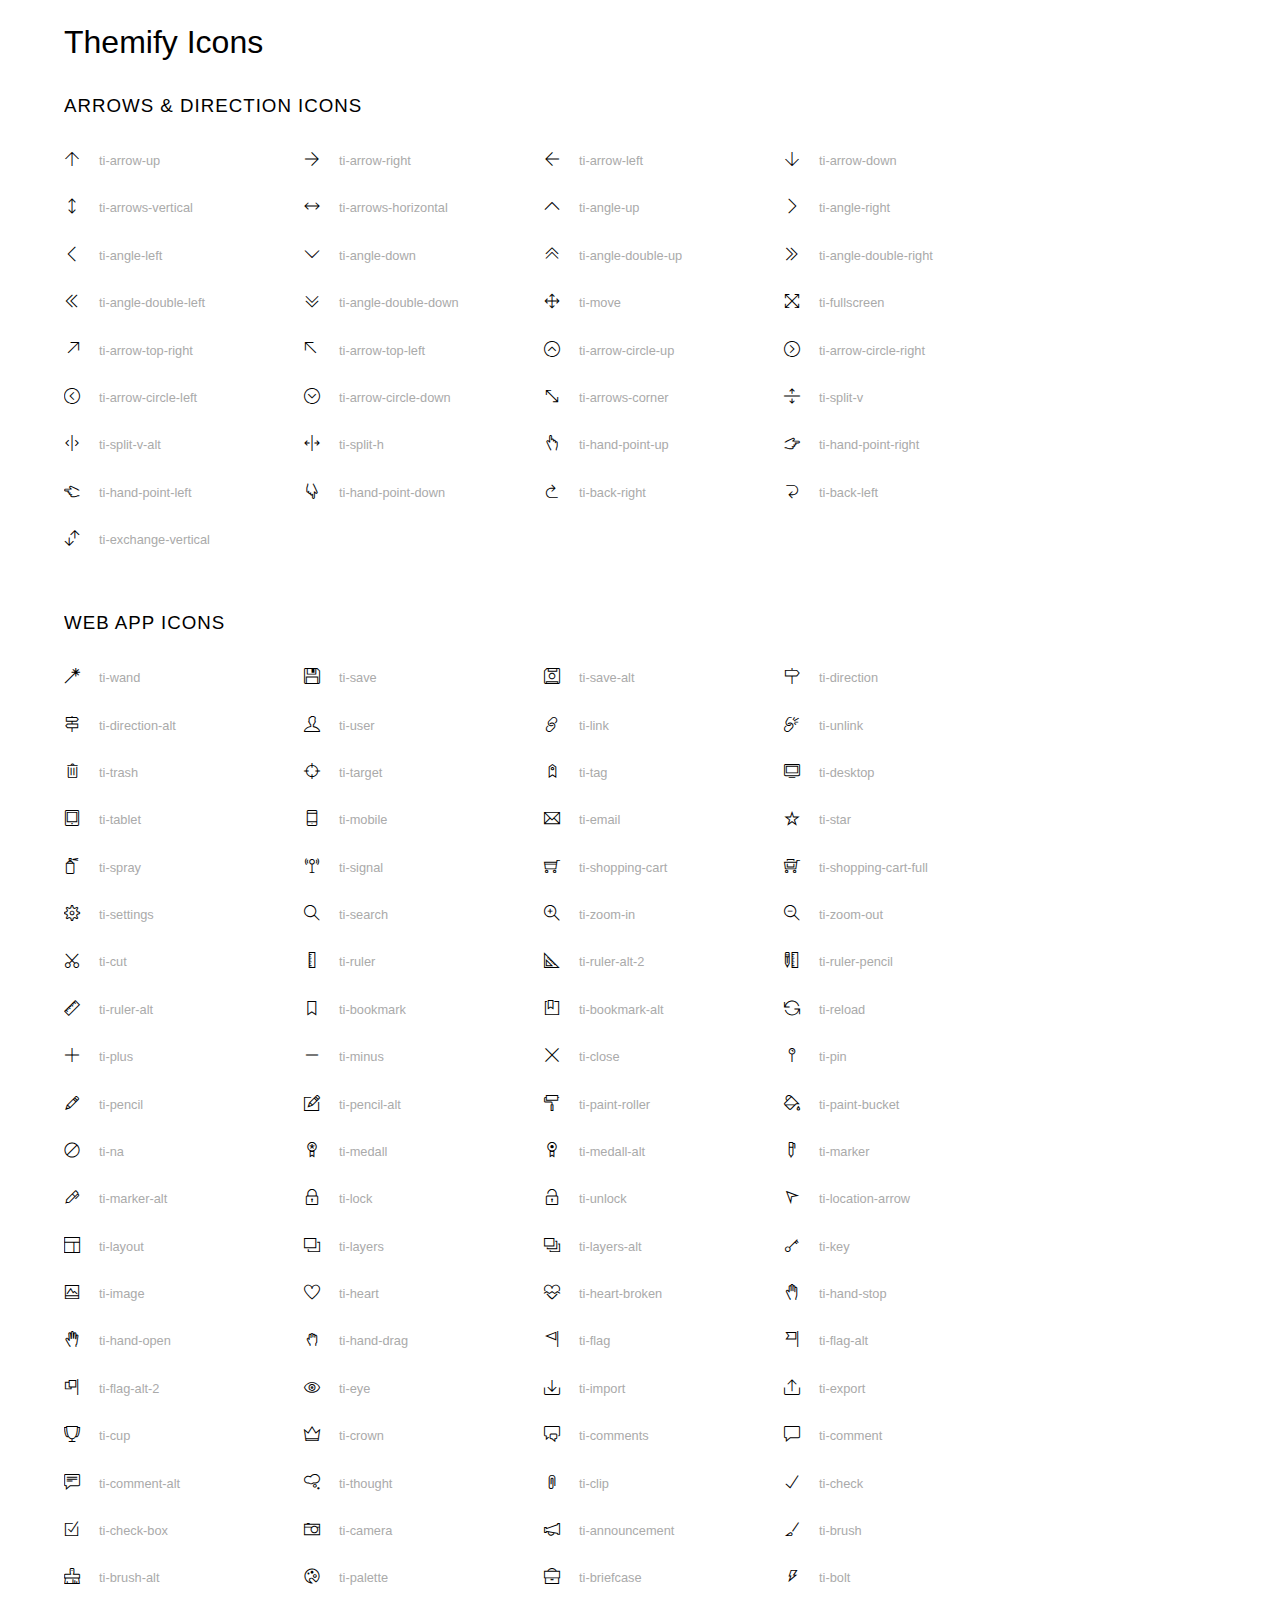
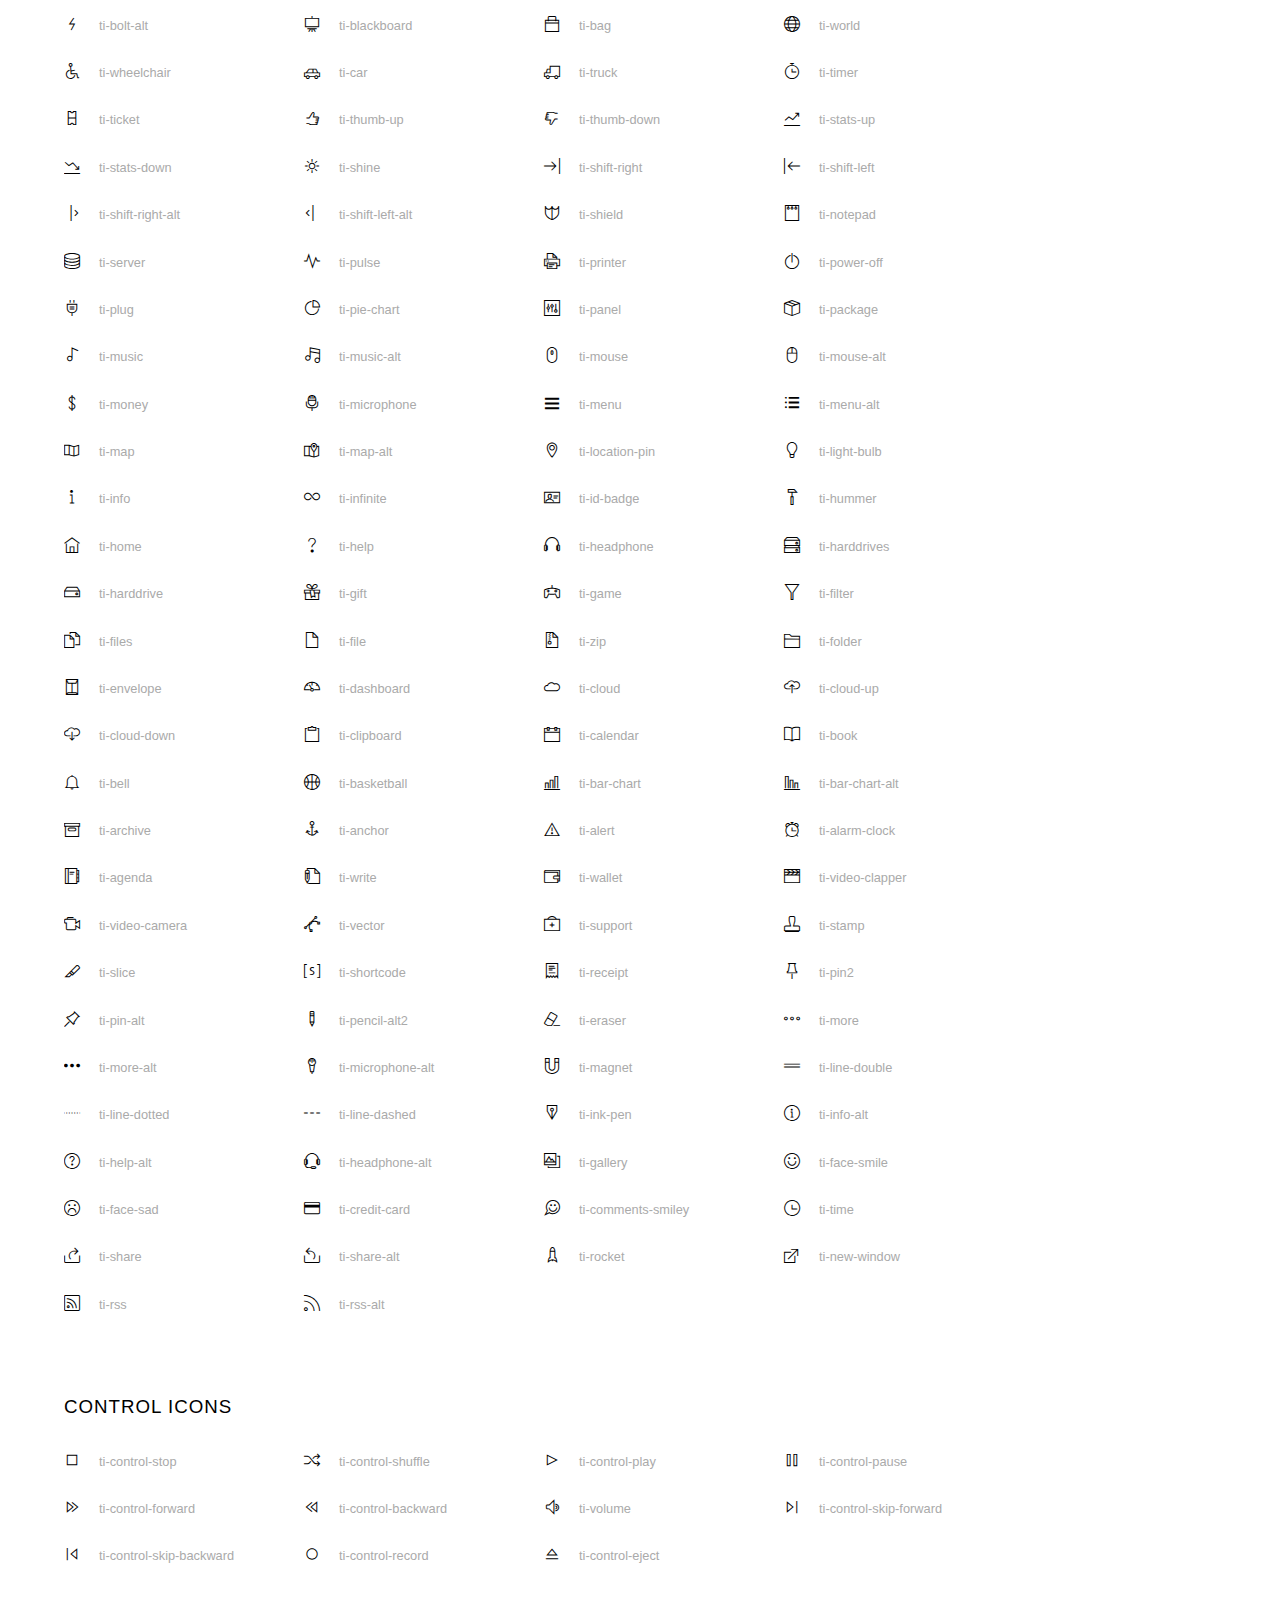
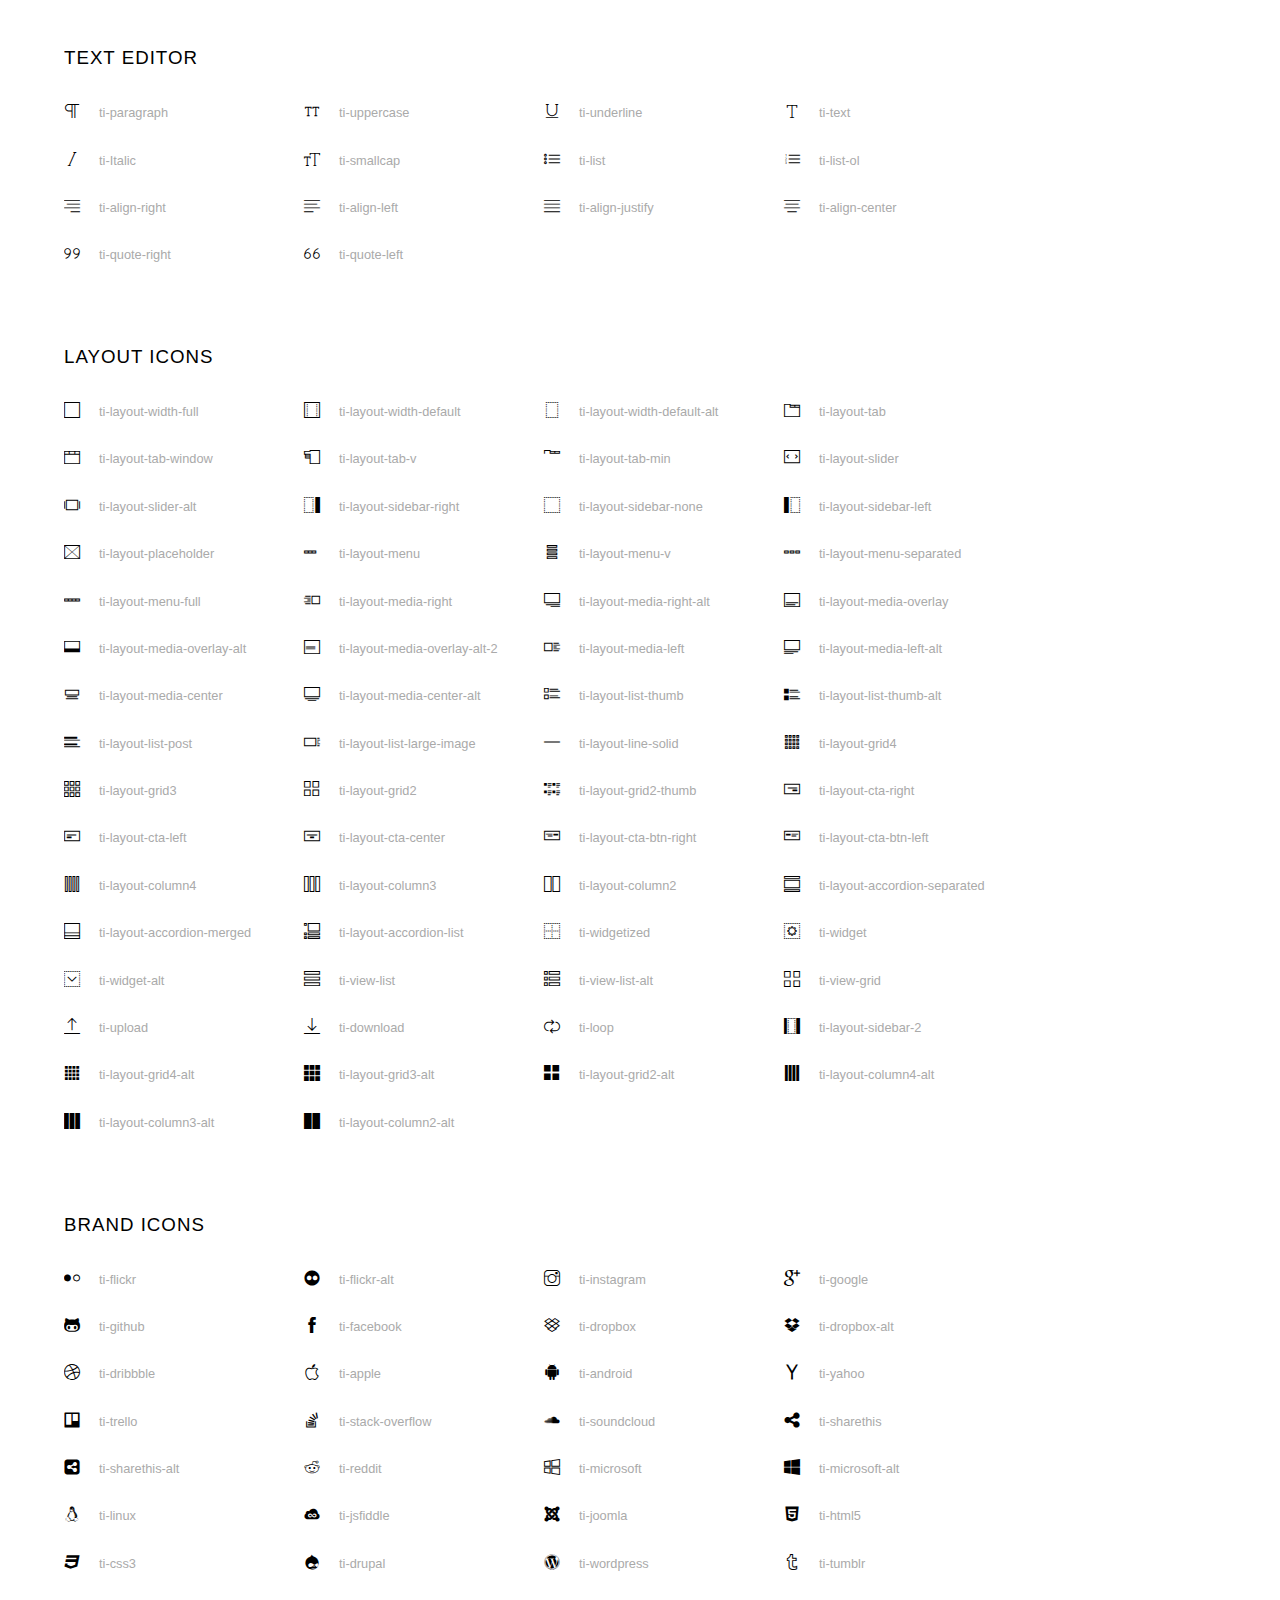
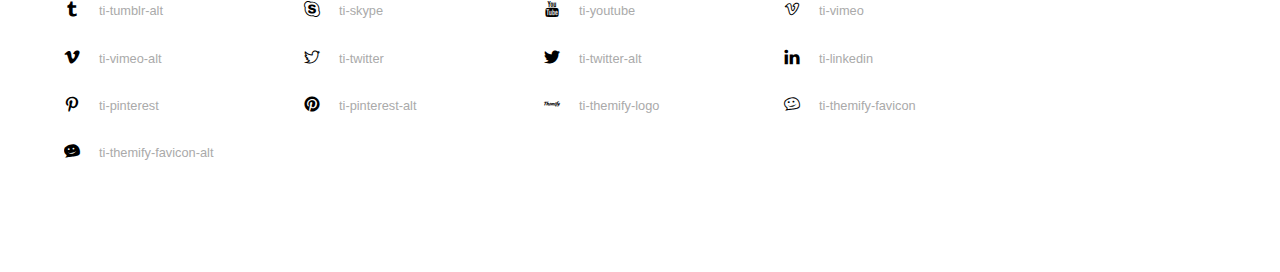
<file: css/icon_fonts/demo_icon_set_4.html>
<!doctype html>
<html>
<head>
	<meta charset="utf-8">
	<title>Themify Icon Font</title>
	<meta name="viewport" content="width=device-width">
	<link rel="stylesheet" href="css/icon_set_4.css">
	<style>
	body {
	font: normal 1em/1.5em Arial, Helvetica, sans-serif;
	max-width: 90%;
	margin: 30px auto 0;
	}
	h1, h3 {
		font-weight: normal;
	}
	h3 {
		font-size: 1.4;
		text-transform: uppercase;
		letter-spacing: 1px;
	}

	.icon-section {
		margin: 0 0 3em;
		clear: both;
		overflow: hidden;
	}
	.icon-container {
		width: 240px; 
		padding: .7em 0;
		float: left; 
		position: relative;
		text-align: left;
	}
	.icon-container [class^="ti-"], 
	.icon-container [class*=" ti-"] {
		color: #000;
		position: absolute;
		margin-top: 3px;
		transition: .3s;
	}
	.icon-container:hover [class^="ti-"],
	.icon-container:hover [class*=" ti-"] {
		font-size: 2.2em;
		margin-top: -5px;
	}
	.icon-container:hover .icon-name {
		color: #000;
	}
	.icon-name {
		color: #aaa;
		margin-left: 35px;
		font-size: .8em;
		transition: .3s;
	}
	.icon-container:hover .icon-name {
		margin-left: 45px;
	}
	</style>

	<!--<![endif]-->
</head>
<body>
	<h1>Themify Icons</h1>

	<div class="icon-section">

		<div class="icon-section">
			<h3>Arrows &amp; Direction Icons </h3>

			<div class="icon-container">
				<span class="ti-arrow-up"></span><span class="icon-name"> ti-arrow-up</span>
			</div>
			<div class="icon-container">
				<span class="ti-arrow-right"></span><span class="icon-name"> ti-arrow-right</span>
			</div>
			<div class="icon-container">
				<span class="ti-arrow-left"></span><span class="icon-name"> ti-arrow-left</span>
			</div>
			<div class="icon-container">
				<span class="ti-arrow-down"></span><span class="icon-name"> ti-arrow-down</span>
			</div>
			<div class="icon-container">
				<span class="ti-arrows-vertical"></span><span class="icon-name"> ti-arrows-vertical</span>
			</div>
			<div class="icon-container">
				<span class="ti-arrows-horizontal"></span><span class="icon-name"> ti-arrows-horizontal</span>
			</div>
			<div class="icon-container">
				<span class="ti-angle-up"></span><span class="icon-name"> ti-angle-up</span>
			</div>
			<div class="icon-container">
				<span class="ti-angle-right"></span><span class="icon-name"> ti-angle-right</span>
			</div>
			<div class="icon-container">
				<span class="ti-angle-left"></span><span class="icon-name"> ti-angle-left</span>
			</div>
			<div class="icon-container">
				<span class="ti-angle-down"></span><span class="icon-name"> ti-angle-down</span>
			</div>	
			<div class="icon-container">
				<span class="ti-angle-double-up"></span><span class="icon-name"> ti-angle-double-up</span>
			</div>
			<div class="icon-container">
				<span class="ti-angle-double-right"></span><span class="icon-name"> ti-angle-double-right</span>
			</div>
			<div class="icon-container">
				<span class="ti-angle-double-left"></span><span class="icon-name"> ti-angle-double-left</span>
			</div>
			<div class="icon-container">
				<span class="ti-angle-double-down"></span><span class="icon-name"> ti-angle-double-down</span>
			</div>					
			<div class="icon-container">
				<span class="ti-move"></span><span class="icon-name"> ti-move</span>
			</div>
			<div class="icon-container">
				<span class="ti-fullscreen"></span><span class="icon-name"> ti-fullscreen</span>
			</div>
			<div class="icon-container">
				<span class="ti-arrow-top-right"></span><span class="icon-name"> ti-arrow-top-right</span>
			</div>
			<div class="icon-container">
				<span class="ti-arrow-top-left"></span><span class="icon-name"> ti-arrow-top-left</span>
			</div>
			<div class="icon-container">
				<span class="ti-arrow-circle-up"></span><span class="icon-name"> ti-arrow-circle-up</span>
			</div>
			<div class="icon-container">
				<span class="ti-arrow-circle-right"></span><span class="icon-name"> ti-arrow-circle-right</span>
			</div>
			<div class="icon-container">
				<span class="ti-arrow-circle-left"></span><span class="icon-name"> ti-arrow-circle-left</span>
			</div>
			<div class="icon-container">
				<span class="ti-arrow-circle-down"></span><span class="icon-name"> ti-arrow-circle-down</span>
			</div>
			<div class="icon-container">
				<span class="ti-arrows-corner"></span><span class="icon-name"> ti-arrows-corner</span>
			</div>
			<div class="icon-container">
				<span class="ti-split-v"></span><span class="icon-name"> ti-split-v</span>
			</div>

			<div class="icon-container">
				<span class="ti-split-v-alt"></span><span class="icon-name"> ti-split-v-alt</span>
			</div>
			<div class="icon-container">
				<span class="ti-split-h"></span><span class="icon-name"> ti-split-h</span>
			</div>
			<div class="icon-container">
				<span class="ti-hand-point-up"></span><span class="icon-name"> ti-hand-point-up</span>
			</div>
			<div class="icon-container">
				<span class="ti-hand-point-right"></span><span class="icon-name"> ti-hand-point-right</span>
			</div>
			<div class="icon-container">
				<span class="ti-hand-point-left"></span><span class="icon-name"> ti-hand-point-left</span>
			</div>
			<div class="icon-container">
				<span class="ti-hand-point-down"></span><span class="icon-name"> ti-hand-point-down</span>
			</div>
			<div class="icon-container">
				<span class="ti-back-right"></span><span class="icon-name"> ti-back-right</span>
			</div>
			<div class="icon-container">
				<span class="ti-back-left"></span><span class="icon-name"> ti-back-left</span>
			</div>
			<div class="icon-container">
				<span class="ti-exchange-vertical"></span><span class="icon-name"> ti-exchange-vertical</span>
			</div>

		</div> <!-- Arrows Icons -->



		<h3>Web App Icons</h3>
		
		<div class="icon-section">

			<div class="icon-container">
				<span class="ti-wand"></span><span class="icon-name"> ti-wand</span>
			</div>
			<div class="icon-container">
				<span class="ti-save"></span><span class="icon-name"> ti-save</span>
			</div>
			<div class="icon-container">
				<span class="ti-save-alt"></span><span class="icon-name"> ti-save-alt</span>
			</div>

			<div class="icon-container">
				<span class="ti-direction"></span><span class="icon-name"> ti-direction</span>
			</div>
			<div class="icon-container">
				<span class="ti-direction-alt"></span><span class="icon-name"> ti-direction-alt</span>
			</div>
			<div class="icon-container">
				<span class="ti-user"></span><span class="icon-name"> ti-user</span>
			</div>
			<div class="icon-container">
				<span class="ti-link"></span><span class="icon-name"> ti-link</span>
			</div>
			<div class="icon-container">
				<span class="ti-unlink"></span><span class="icon-name"> ti-unlink</span>
			</div>
			<div class="icon-container">
				<span class="ti-trash"></span><span class="icon-name"> ti-trash</span>
			</div>
			<div class="icon-container">
				<span class="ti-target"></span><span class="icon-name"> ti-target</span>
			</div>
			<div class="icon-container">
				<span class="ti-tag"></span><span class="icon-name"> ti-tag</span>
			</div>
			<div class="icon-container">
				<span class="ti-desktop"></span><span class="icon-name"> ti-desktop</span>
			</div>
			<div class="icon-container">
				<span class="ti-tablet"></span><span class="icon-name"> ti-tablet</span>
			</div>
			<div class="icon-container">
				<span class="ti-mobile"></span><span class="icon-name"> ti-mobile</span>
			</div>
			<div class="icon-container">
				<span class="ti-email"></span><span class="icon-name"> ti-email</span>
			</div>	
			<div class="icon-container">
				<span class="ti-star"></span><span class="icon-name"> ti-star</span>
			</div>
			<div class="icon-container">
				<span class="ti-spray"></span><span class="icon-name"> ti-spray</span>
			</div>
			<div class="icon-container">
				<span class="ti-signal"></span><span class="icon-name"> ti-signal</span>
			</div>
			<div class="icon-container">
				<span class="ti-shopping-cart"></span><span class="icon-name"> ti-shopping-cart</span>
			</div>
			<div class="icon-container">
				<span class="ti-shopping-cart-full"></span><span class="icon-name"> ti-shopping-cart-full</span>
			</div>
			<div class="icon-container">
				<span class="ti-settings"></span><span class="icon-name"> ti-settings</span>
			</div>
			<div class="icon-container">
				<span class="ti-search"></span><span class="icon-name"> ti-search</span>
			</div>
			<div class="icon-container">
				<span class="ti-zoom-in"></span><span class="icon-name"> ti-zoom-in</span>
			</div>
			<div class="icon-container">
				<span class="ti-zoom-out"></span><span class="icon-name"> ti-zoom-out</span>
			</div>
			<div class="icon-container">
				<span class="ti-cut"></span><span class="icon-name"> ti-cut</span>
			</div>
			<div class="icon-container">
				<span class="ti-ruler"></span><span class="icon-name"> ti-ruler</span>
			</div>
			<div class="icon-container">
				<span class="ti-ruler-alt-2"></span><span class="icon-name"> ti-ruler-alt-2</span>
			</div>			
			<div class="icon-container">
				<span class="ti-ruler-pencil"></span><span class="icon-name"> ti-ruler-pencil</span>
			</div>
			<div class="icon-container">
				<span class="ti-ruler-alt"></span><span class="icon-name"> ti-ruler-alt</span>
			</div>
			<div class="icon-container">
				<span class="ti-bookmark"></span><span class="icon-name"> ti-bookmark</span>
			</div>
			<div class="icon-container">
				<span class="ti-bookmark-alt"></span><span class="icon-name"> ti-bookmark-alt</span>
			</div>
			<div class="icon-container">
				<span class="ti-reload"></span><span class="icon-name"> ti-reload</span>
			</div>
			<div class="icon-container">
				<span class="ti-plus"></span><span class="icon-name"> ti-plus</span>
			</div>
			<div class="icon-container">
				<span class="ti-minus"></span><span class="icon-name"> ti-minus</span>
			</div>
			<div class="icon-container">
				<span class="ti-close"></span><span class="icon-name"> ti-close</span>
			</div>			
			<div class="icon-container">
				<span class="ti-pin"></span><span class="icon-name"> ti-pin</span>
			</div>
			<div class="icon-container">
				<span class="ti-pencil"></span><span class="icon-name"> ti-pencil</span>
			</div>
					
		  	<div class="icon-container">
				<span class="ti-pencil-alt"></span><span class="icon-name"> ti-pencil-alt</span>
			</div>
			<div class="icon-container">
				<span class="ti-paint-roller"></span><span class="icon-name"> ti-paint-roller</span>
			</div>
			<div class="icon-container">
				<span class="ti-paint-bucket"></span><span class="icon-name"> ti-paint-bucket</span>
			</div>
			<div class="icon-container">
				<span class="ti-na"></span><span class="icon-name"> ti-na</span>
			</div>
			<div class="icon-container">
				<span class="ti-medall"></span><span class="icon-name"> ti-medall</span>
			</div>
			<div class="icon-container">
				<span class="ti-medall-alt"></span><span class="icon-name"> ti-medall-alt</span>
			</div>
			<div class="icon-container">
				<span class="ti-marker"></span><span class="icon-name"> ti-marker</span>
			</div>
			<div class="icon-container">
				<span class="ti-marker-alt"></span><span class="icon-name"> ti-marker-alt</span>
			</div>

			<div class="icon-container">
				<span class="ti-lock"></span><span class="icon-name"> ti-lock</span>
			</div>
			<div class="icon-container">
				<span class="ti-unlock"></span><span class="icon-name"> ti-unlock</span>
			</div>
			<div class="icon-container">
				<span class="ti-location-arrow"></span><span class="icon-name"> ti-location-arrow</span>
			</div>
			<div class="icon-container">
				<span class="ti-layout"></span><span class="icon-name"> ti-layout</span>
			</div>
			<div class="icon-container">
				<span class="ti-layers"></span><span class="icon-name"> ti-layers</span>
			</div>
			<div class="icon-container">
				<span class="ti-layers-alt"></span><span class="icon-name"> ti-layers-alt</span>
			</div>
			<div class="icon-container">
				<span class="ti-key"></span><span class="icon-name"> ti-key</span>
			</div>
			<div class="icon-container">
				<span class="ti-image"></span><span class="icon-name"> ti-image</span>
			</div>
			<div class="icon-container">
				<span class="ti-heart"></span><span class="icon-name"> ti-heart</span>
			</div>
			<div class="icon-container">
				<span class="ti-heart-broken"></span><span class="icon-name"> ti-heart-broken</span>
			</div>
			<div class="icon-container">
				<span class="ti-hand-stop"></span><span class="icon-name"> ti-hand-stop</span>
			</div>
			<div class="icon-container">
				<span class="ti-hand-open"></span><span class="icon-name"> ti-hand-open</span>
			</div>
			<div class="icon-container">
				<span class="ti-hand-drag"></span><span class="icon-name"> ti-hand-drag</span>
			</div>
			<div class="icon-container">
				<span class="ti-flag"></span><span class="icon-name"> ti-flag</span>
			</div>
			<div class="icon-container">
				<span class="ti-flag-alt"></span><span class="icon-name"> ti-flag-alt</span>
			</div>
			<div class="icon-container">
				<span class="ti-flag-alt-2"></span><span class="icon-name"> ti-flag-alt-2</span>
			</div>
			<div class="icon-container">
				<span class="ti-eye"></span><span class="icon-name"> ti-eye</span>
			</div>
			<div class="icon-container">
				<span class="ti-import"></span><span class="icon-name"> ti-import</span>
			</div>			
			<div class="icon-container">
				<span class="ti-export"></span><span class="icon-name"> ti-export</span>
			</div>
			<div class="icon-container">
				<span class="ti-cup"></span><span class="icon-name"> ti-cup</span>
			</div>
			<div class="icon-container">
				<span class="ti-crown"></span><span class="icon-name"> ti-crown</span>
			</div>
			<div class="icon-container">
				<span class="ti-comments"></span><span class="icon-name"> ti-comments</span>
			</div>
			<div class="icon-container">
				<span class="ti-comment"></span><span class="icon-name"> ti-comment</span>
			</div>
			<div class="icon-container">
				<span class="ti-comment-alt"></span><span class="icon-name"> ti-comment-alt</span>
			</div>
			<div class="icon-container">
				<span class="ti-thought"></span><span class="icon-name"> ti-thought</span>
			</div>			
			<div class="icon-container">
				<span class="ti-clip"></span><span class="icon-name"> ti-clip</span>
			</div>

			<div class="icon-container">
				<span class="ti-check"></span><span class="icon-name"> ti-check</span>
			</div>
			<div class="icon-container">
				<span class="ti-check-box"></span><span class="icon-name"> ti-check-box</span>
			</div>
			<div class="icon-container">
				<span class="ti-camera"></span><span class="icon-name"> ti-camera</span>
			</div>
			<div class="icon-container">
				<span class="ti-announcement"></span><span class="icon-name"> ti-announcement</span>
			</div>
			<div class="icon-container">
				<span class="ti-brush"></span><span class="icon-name"> ti-brush</span>
			</div>
			<div class="icon-container">
				<span class="ti-brush-alt"></span><span class="icon-name"> ti-brush-alt</span>
			</div>
			<div class="icon-container">
				<span class="ti-palette"></span><span class="icon-name"> ti-palette</span>
			</div>			
			<div class="icon-container">
				<span class="ti-briefcase"></span><span class="icon-name"> ti-briefcase</span>
			</div>
			<div class="icon-container">
				<span class="ti-bolt"></span><span class="icon-name"> ti-bolt</span>
			</div>
			<div class="icon-container">
				<span class="ti-bolt-alt"></span><span class="icon-name"> ti-bolt-alt</span>
			</div>
			<div class="icon-container">
				<span class="ti-blackboard"></span><span class="icon-name"> ti-blackboard</span>
			</div>
			<div class="icon-container">
				<span class="ti-bag"></span><span class="icon-name"> ti-bag</span>
			</div>
			<div class="icon-container">
				<span class="ti-world"></span><span class="icon-name"> ti-world</span>
			</div>
			<div class="icon-container">
				<span class="ti-wheelchair"></span><span class="icon-name"> ti-wheelchair</span>
			</div>
			<div class="icon-container">
				<span class="ti-car"></span><span class="icon-name"> ti-car</span>
			</div>
			<div class="icon-container">
				<span class="ti-truck"></span><span class="icon-name"> ti-truck</span>
			</div>
			<div class="icon-container">
				<span class="ti-timer"></span><span class="icon-name"> ti-timer</span>
			</div>
			<div class="icon-container">
				<span class="ti-ticket"></span><span class="icon-name"> ti-ticket</span>
			</div>
			<div class="icon-container">
				<span class="ti-thumb-up"></span><span class="icon-name"> ti-thumb-up</span>
			</div>
			<div class="icon-container">
				<span class="ti-thumb-down"></span><span class="icon-name"> ti-thumb-down</span>
			</div>

			<div class="icon-container">
				<span class="ti-stats-up"></span><span class="icon-name"> ti-stats-up</span>
			</div>
			<div class="icon-container">
				<span class="ti-stats-down"></span><span class="icon-name"> ti-stats-down</span>
			</div>
			<div class="icon-container">
				<span class="ti-shine"></span><span class="icon-name"> ti-shine</span>
			</div>
			<div class="icon-container">
				<span class="ti-shift-right"></span><span class="icon-name"> ti-shift-right</span>
			</div>
			<div class="icon-container">
				<span class="ti-shift-left"></span><span class="icon-name"> ti-shift-left</span>
			</div>

			<div class="icon-container">
				<span class="ti-shift-right-alt"></span><span class="icon-name"> ti-shift-right-alt</span>
			</div>
			<div class="icon-container">
				<span class="ti-shift-left-alt"></span><span class="icon-name"> ti-shift-left-alt</span>
			</div>
			<div class="icon-container">
				<span class="ti-shield"></span><span class="icon-name"> ti-shield</span>
			</div>
			<div class="icon-container">
				<span class="ti-notepad"></span><span class="icon-name"> ti-notepad</span>
			</div>
			<div class="icon-container">
				<span class="ti-server"></span><span class="icon-name"> ti-server</span>
			</div>

			<div class="icon-container">
				<span class="ti-pulse"></span><span class="icon-name"> ti-pulse</span>
			</div>
			<div class="icon-container">
				<span class="ti-printer"></span><span class="icon-name"> ti-printer</span>
			</div>
			<div class="icon-container">
				<span class="ti-power-off"></span><span class="icon-name"> ti-power-off</span>
			</div>
			<div class="icon-container">
				<span class="ti-plug"></span><span class="icon-name"> ti-plug</span>
			</div>
			<div class="icon-container">
				<span class="ti-pie-chart"></span><span class="icon-name"> ti-pie-chart</span>
			</div>

			<div class="icon-container">
				<span class="ti-panel"></span><span class="icon-name"> ti-panel</span>
			</div>
			<div class="icon-container">
				<span class="ti-package"></span><span class="icon-name"> ti-package</span>
			</div>
			<div class="icon-container">
				<span class="ti-music"></span><span class="icon-name"> ti-music</span>
			</div>
			<div class="icon-container">
				<span class="ti-music-alt"></span><span class="icon-name"> ti-music-alt</span>
			</div>
			<div class="icon-container">
				<span class="ti-mouse"></span><span class="icon-name"> ti-mouse</span>
			</div>
			<div class="icon-container">
				<span class="ti-mouse-alt"></span><span class="icon-name"> ti-mouse-alt</span>
			</div>
			<div class="icon-container">
				<span class="ti-money"></span><span class="icon-name"> ti-money</span>
			</div>
			<div class="icon-container">
				<span class="ti-microphone"></span><span class="icon-name"> ti-microphone</span>
			</div>
			<div class="icon-container">
				<span class="ti-menu"></span><span class="icon-name"> ti-menu</span>
			</div>
			<div class="icon-container">
				<span class="ti-menu-alt"></span><span class="icon-name"> ti-menu-alt</span>
			</div>
			<div class="icon-container">
				<span class="ti-map"></span><span class="icon-name"> ti-map</span>
			</div>
			<div class="icon-container">
				<span class="ti-map-alt"></span><span class="icon-name"> ti-map-alt</span>
			</div>

			<div class="icon-container">
				<span class="ti-location-pin"></span><span class="icon-name"> ti-location-pin</span>
			</div>

			<div class="icon-container">
				<span class="ti-light-bulb"></span><span class="icon-name"> ti-light-bulb</span>
			</div>
			<div class="icon-container">
				<span class="ti-info"></span><span class="icon-name"> ti-info</span>
			</div>
			<div class="icon-container">
				<span class="ti-infinite"></span><span class="icon-name"> ti-infinite</span>
			</div>
			<div class="icon-container">
				<span class="ti-id-badge"></span><span class="icon-name"> ti-id-badge</span>
			</div>
			<div class="icon-container">
				<span class="ti-hummer"></span><span class="icon-name"> ti-hummer</span>
			</div>
			<div class="icon-container">
				<span class="ti-home"></span><span class="icon-name"> ti-home</span>
			</div>
			<div class="icon-container">
				<span class="ti-help"></span><span class="icon-name"> ti-help</span>
			</div>
			<div class="icon-container">
				<span class="ti-headphone"></span><span class="icon-name"> ti-headphone</span>
			</div>
			<div class="icon-container">
				<span class="ti-harddrives"></span><span class="icon-name"> ti-harddrives</span>
			</div>
			<div class="icon-container">
				<span class="ti-harddrive"></span><span class="icon-name"> ti-harddrive</span>
			</div>
			<div class="icon-container">
				<span class="ti-gift"></span><span class="icon-name"> ti-gift</span>
			</div>
			<div class="icon-container">
				<span class="ti-game"></span><span class="icon-name"> ti-game</span>
			</div>
			<div class="icon-container">
				<span class="ti-filter"></span><span class="icon-name"> ti-filter</span>
			</div>
			<div class="icon-container">
				<span class="ti-files"></span><span class="icon-name"> ti-files</span>
			</div>
			<div class="icon-container">
				<span class="ti-file"></span><span class="icon-name"> ti-file</span>
			</div>
			<div class="icon-container">
				<span class="ti-zip"></span><span class="icon-name"> ti-zip</span>
			</div>
			<div class="icon-container">
				<span class="ti-folder"></span><span class="icon-name"> ti-folder</span>
			</div>			
			<div class="icon-container">
				<span class="ti-envelope"></span><span class="icon-name"> ti-envelope</span>
			</div>


			<div class="icon-container">
				<span class="ti-dashboard"></span><span class="icon-name"> ti-dashboard</span>
			</div>
			<div class="icon-container">
				<span class="ti-cloud"></span><span class="icon-name"> ti-cloud</span>
			</div>
			<div class="icon-container">
				<span class="ti-cloud-up"></span><span class="icon-name"> ti-cloud-up</span>
			</div>
			<div class="icon-container">
				<span class="ti-cloud-down"></span><span class="icon-name"> ti-cloud-down</span>
			</div>
			<div class="icon-container">
				<span class="ti-clipboard"></span><span class="icon-name"> ti-clipboard</span>
			</div>
			<div class="icon-container">
				<span class="ti-calendar"></span><span class="icon-name"> ti-calendar</span>
			</div>
			<div class="icon-container">
				<span class="ti-book"></span><span class="icon-name"> ti-book</span>
			</div>
			<div class="icon-container">
				<span class="ti-bell"></span><span class="icon-name"> ti-bell</span>
			</div>
			<div class="icon-container">
				<span class="ti-basketball"></span><span class="icon-name"> ti-basketball</span>
			</div>
			<div class="icon-container">
				<span class="ti-bar-chart"></span><span class="icon-name"> ti-bar-chart</span>
			</div>
			<div class="icon-container">
				<span class="ti-bar-chart-alt"></span><span class="icon-name"> ti-bar-chart-alt</span>
			</div>


			<div class="icon-container">
				<span class="ti-archive"></span><span class="icon-name"> ti-archive</span>
			</div>
			<div class="icon-container">
				<span class="ti-anchor"></span><span class="icon-name"> ti-anchor</span>
			</div>

			<div class="icon-container">
				<span class="ti-alert"></span><span class="icon-name"> ti-alert</span>
			</div>
			<div class="icon-container">
				<span class="ti-alarm-clock"></span><span class="icon-name"> ti-alarm-clock</span>
			</div>
			<div class="icon-container">
				<span class="ti-agenda"></span><span class="icon-name"> ti-agenda</span>
			</div>
			<div class="icon-container">
				<span class="ti-write"></span><span class="icon-name"> ti-write</span>
			</div>

			<div class="icon-container">
				<span class="ti-wallet"></span><span class="icon-name"> ti-wallet</span>
			</div>
			<div class="icon-container">
				<span class="ti-video-clapper"></span><span class="icon-name"> ti-video-clapper</span>
			</div>
			<div class="icon-container">
				<span class="ti-video-camera"></span><span class="icon-name"> ti-video-camera</span>
			</div>
			<div class="icon-container">
				<span class="ti-vector"></span><span class="icon-name"> ti-vector</span>
			</div>

			<div class="icon-container">
				<span class="ti-support"></span><span class="icon-name"> ti-support</span>
			</div>
			<div class="icon-container">
				<span class="ti-stamp"></span><span class="icon-name"> ti-stamp</span>
			</div>
			<div class="icon-container">
				<span class="ti-slice"></span><span class="icon-name"> ti-slice</span>
			</div>
			<div class="icon-container">
				<span class="ti-shortcode"></span><span class="icon-name"> ti-shortcode</span>
			</div>
			<div class="icon-container">
				<span class="ti-receipt"></span><span class="icon-name"> ti-receipt</span>
			</div>
			<div class="icon-container">
				<span class="ti-pin2"></span><span class="icon-name"> ti-pin2</span>
			</div>
			<div class="icon-container">
				<span class="ti-pin-alt"></span><span class="icon-name"> ti-pin-alt</span>
			</div>
			<div class="icon-container">
				<span class="ti-pencil-alt2"></span><span class="icon-name"> ti-pencil-alt2</span>
			</div>
			<div class="icon-container">
				<span class="ti-eraser"></span><span class="icon-name"> ti-eraser</span>
			</div>			
			<div class="icon-container">
				<span class="ti-more"></span><span class="icon-name"> ti-more</span>
			</div>
			<div class="icon-container">
				<span class="ti-more-alt"></span><span class="icon-name"> ti-more-alt</span>
			</div>
			<div class="icon-container">
				<span class="ti-microphone-alt"></span><span class="icon-name"> ti-microphone-alt</span>
			</div>
			<div class="icon-container">
				<span class="ti-magnet"></span><span class="icon-name"> ti-magnet</span>
			</div>
			<div class="icon-container">
				<span class="ti-line-double"></span><span class="icon-name"> ti-line-double</span>
			</div>
			<div class="icon-container">
				<span class="ti-line-dotted"></span><span class="icon-name"> ti-line-dotted</span>
			</div>
			<div class="icon-container">
				<span class="ti-line-dashed"></span><span class="icon-name"> ti-line-dashed</span>
			</div>

			<div class="icon-container">
				<span class="ti-ink-pen"></span><span class="icon-name"> ti-ink-pen</span>
			</div>
			<div class="icon-container">
				<span class="ti-info-alt"></span><span class="icon-name"> ti-info-alt</span>
			</div>
			<div class="icon-container">
				<span class="ti-help-alt"></span><span class="icon-name"> ti-help-alt</span>
			</div>
			<div class="icon-container">
				<span class="ti-headphone-alt"></span><span class="icon-name"> ti-headphone-alt</span>
			</div>

			<div class="icon-container">
				<span class="ti-gallery"></span><span class="icon-name"> ti-gallery</span>
			</div>
			<div class="icon-container">
				<span class="ti-face-smile"></span><span class="icon-name"> ti-face-smile</span>
			</div>
			<div class="icon-container">
				<span class="ti-face-sad"></span><span class="icon-name"> ti-face-sad</span>
			</div>
			<div class="icon-container">
				<span class="ti-credit-card"></span><span class="icon-name"> ti-credit-card</span>
			</div>
			<div class="icon-container">
				<span class="ti-comments-smiley"></span><span class="icon-name"> ti-comments-smiley</span>
			</div>
			<div class="icon-container">
				<span class="ti-time"></span><span class="icon-name"> ti-time</span>
			</div>
			<div class="icon-container">
				<span class="ti-share"></span><span class="icon-name"> ti-share</span>
			</div>
			<div class="icon-container">
				<span class="ti-share-alt"></span><span class="icon-name"> ti-share-alt</span>
			</div>
			<div class="icon-container">
				<span class="ti-rocket"></span><span class="icon-name"> ti-rocket</span>
			</div>

			<div class="icon-container">
				<span class="ti-new-window"></span><span class="icon-name"> ti-new-window</span>
			</div>

			<div class="icon-container">
				<span class="ti-rss"></span><span class="icon-name"> ti-rss</span>
			</div>

			<div class="icon-container">
				<span class="ti-rss-alt"></span><span class="icon-name"> ti-rss-alt</span>
			</div>
			
		</div><!-- Web App Icons -->


		<div class="icon-section">
			<h3>Control Icons</h3>
			<div class="icon-container">
				<span class="ti-control-stop"></span><span class="icon-name"> ti-control-stop</span>
			</div>
			<div class="icon-container">
				<span class="ti-control-shuffle"></span><span class="icon-name"> ti-control-shuffle</span>
			</div>
			<div class="icon-container">
				<span class="ti-control-play"></span><span class="icon-name"> ti-control-play</span>
			</div>
			<div class="icon-container">
				<span class="ti-control-pause"></span><span class="icon-name"> ti-control-pause</span>
			</div>
			<div class="icon-container">
				<span class="ti-control-forward"></span><span class="icon-name"> ti-control-forward</span>
			</div>
			<div class="icon-container">
				<span class="ti-control-backward"></span><span class="icon-name"> ti-control-backward</span>
			</div>	
			<div class="icon-container">
				<span class="ti-volume"></span><span class="icon-name"> ti-volume</span>
			</div>
			<div class="icon-container">
				<span class="ti-control-skip-forward"></span><span class="icon-name"> ti-control-skip-forward</span>
			</div>
			<div class="icon-container">
				<span class="ti-control-skip-backward"></span><span class="icon-name"> ti-control-skip-backward</span>
			</div>
			<div class="icon-container">
				<span class="ti-control-record"></span><span class="icon-name"> ti-control-record</span>
			</div>
			<div class="icon-container">
				<span class="ti-control-eject"></span><span class="icon-name"> ti-control-eject</span>
			</div>			
		</div> <!-- Control Icons -->


		<div class="icon-section">
			<h3>Text Editor</h3>

			<div class="icon-container">
				<span class="ti-paragraph"></span><span class="icon-name"> ti-paragraph</span>
			</div>
			<div class="icon-container">
				<span class="ti-uppercase"></span><span class="icon-name"> ti-uppercase</span>
			</div>

			<div class="icon-container">
				<span class="ti-underline"></span><span class="icon-name"> ti-underline</span>
			</div>
			<div class="icon-container">
				<span class="ti-text"></span><span class="icon-name"> ti-text</span>
			</div>
			<div class="icon-container">
				<span class="ti-Italic"></span><span class="icon-name"> ti-Italic</span>
			</div>
			<div class="icon-container">
				<span class="ti-smallcap"></span><span class="icon-name"> ti-smallcap</span>
			</div>
			<div class="icon-container">
				<span class="ti-list"></span><span class="icon-name"> ti-list</span>
			</div>
			<div class="icon-container">
				<span class="ti-list-ol"></span><span class="icon-name"> ti-list-ol</span>
			</div>
			<div class="icon-container">
				<span class="ti-align-right"></span><span class="icon-name"> ti-align-right</span>
			</div>
			<div class="icon-container">
				<span class="ti-align-left"></span><span class="icon-name"> ti-align-left</span>
			</div>
			<div class="icon-container">
				<span class="ti-align-justify"></span><span class="icon-name"> ti-align-justify</span>
			</div>
			<div class="icon-container">
				<span class="ti-align-center"></span><span class="icon-name"> ti-align-center</span>
			</div>
			<div class="icon-container">
				<span class="ti-quote-right"></span><span class="icon-name"> ti-quote-right</span>
			</div>
			<div class="icon-container">
				<span class="ti-quote-left"></span><span class="icon-name"> ti-quote-left</span>
			</div>

		</div> <!-- Text Editor -->



		<div class="icon-section">
			<h3>Layout Icons</h3>
			<div class="icon-container">
				<span class="ti-layout-width-full"></span><span class="icon-name"> ti-layout-width-full</span>
			</div>
			<div class="icon-container">
				<span class="ti-layout-width-default"></span><span class="icon-name"> ti-layout-width-default</span>
			</div>
			<div class="icon-container">
				<span class="ti-layout-width-default-alt"></span><span class="icon-name"> ti-layout-width-default-alt</span>
			</div>
			<div class="icon-container">
				<span class="ti-layout-tab"></span><span class="icon-name"> ti-layout-tab</span>
			</div>
			<div class="icon-container">
				<span class="ti-layout-tab-window"></span><span class="icon-name"> ti-layout-tab-window</span>
			</div>
			<div class="icon-container">
				<span class="ti-layout-tab-v"></span><span class="icon-name"> ti-layout-tab-v</span>
			</div>
			<div class="icon-container">
				<span class="ti-layout-tab-min"></span><span class="icon-name"> ti-layout-tab-min</span>
			</div>
			<div class="icon-container">
				<span class="ti-layout-slider"></span><span class="icon-name"> ti-layout-slider</span>
			</div>
			<div class="icon-container">
				<span class="ti-layout-slider-alt"></span><span class="icon-name"> ti-layout-slider-alt</span>
			</div>
			<div class="icon-container">
				<span class="ti-layout-sidebar-right"></span><span class="icon-name"> ti-layout-sidebar-right</span>
			</div>
			<div class="icon-container">
				<span class="ti-layout-sidebar-none"></span><span class="icon-name"> ti-layout-sidebar-none</span>
			</div>
			<div class="icon-container">
				<span class="ti-layout-sidebar-left"></span><span class="icon-name"> ti-layout-sidebar-left</span>
			</div>
			<div class="icon-container">
				<span class="ti-layout-placeholder"></span><span class="icon-name"> ti-layout-placeholder</span>
			</div>
			<div class="icon-container">
				<span class="ti-layout-menu"></span><span class="icon-name"> ti-layout-menu</span>
			</div>
			<div class="icon-container">
				<span class="ti-layout-menu-v"></span><span class="icon-name"> ti-layout-menu-v</span>
			</div>
			<div class="icon-container">
				<span class="ti-layout-menu-separated"></span><span class="icon-name"> ti-layout-menu-separated</span>
			</div>
			<div class="icon-container">
				<span class="ti-layout-menu-full"></span><span class="icon-name"> ti-layout-menu-full</span>
			</div>
			<div class="icon-container">
				<span class="ti-layout-media-right"></span><span class="icon-name"> ti-layout-media-right</span>
			</div>
			<div class="icon-container">
				<span class="ti-layout-media-right-alt"></span><span class="icon-name"> ti-layout-media-right-alt</span>
			</div>
			<div class="icon-container">
				<span class="ti-layout-media-overlay"></span><span class="icon-name"> ti-layout-media-overlay</span>
			</div>
			<div class="icon-container">
				<span class="ti-layout-media-overlay-alt"></span><span class="icon-name"> ti-layout-media-overlay-alt</span>
			</div>
			<div class="icon-container">
				<span class="ti-layout-media-overlay-alt-2"></span><span class="icon-name"> ti-layout-media-overlay-alt-2</span>
			</div>
			<div class="icon-container">
				<span class="ti-layout-media-left"></span><span class="icon-name"> ti-layout-media-left</span>
			</div>
			<div class="icon-container">
				<span class="ti-layout-media-left-alt"></span><span class="icon-name"> ti-layout-media-left-alt</span>
			</div>
			<div class="icon-container">
				<span class="ti-layout-media-center"></span><span class="icon-name"> ti-layout-media-center</span>
			</div>
			<div class="icon-container">
				<span class="ti-layout-media-center-alt"></span><span class="icon-name"> ti-layout-media-center-alt</span>
			</div>
			<div class="icon-container">
				<span class="ti-layout-list-thumb"></span><span class="icon-name"> ti-layout-list-thumb</span>
			</div>
			<div class="icon-container">
				<span class="ti-layout-list-thumb-alt"></span><span class="icon-name"> ti-layout-list-thumb-alt</span>
			</div>
			<div class="icon-container">
				<span class="ti-layout-list-post"></span><span class="icon-name"> ti-layout-list-post</span>
			</div>
			<div class="icon-container">
				<span class="ti-layout-list-large-image"></span><span class="icon-name"> ti-layout-list-large-image</span>
			</div>
			<div class="icon-container">
				<span class="ti-layout-line-solid"></span><span class="icon-name"> ti-layout-line-solid</span>
			</div>
			<div class="icon-container">
				<span class="ti-layout-grid4"></span><span class="icon-name"> ti-layout-grid4</span>
			</div>
			<div class="icon-container">
				<span class="ti-layout-grid3"></span><span class="icon-name"> ti-layout-grid3</span>
			</div>
			<div class="icon-container">
				<span class="ti-layout-grid2"></span><span class="icon-name"> ti-layout-grid2</span>
			</div>
			<div class="icon-container">
				<span class="ti-layout-grid2-thumb"></span><span class="icon-name"> ti-layout-grid2-thumb</span>
			</div>
			<div class="icon-container">
				<span class="ti-layout-cta-right"></span><span class="icon-name"> ti-layout-cta-right</span>
			</div>
			<div class="icon-container">
				<span class="ti-layout-cta-left"></span><span class="icon-name"> ti-layout-cta-left</span>
			</div>
			<div class="icon-container">
				<span class="ti-layout-cta-center"></span><span class="icon-name"> ti-layout-cta-center</span>
			</div>
			<div class="icon-container">
				<span class="ti-layout-cta-btn-right"></span><span class="icon-name"> ti-layout-cta-btn-right</span>
			</div>
			<div class="icon-container">
				<span class="ti-layout-cta-btn-left"></span><span class="icon-name"> ti-layout-cta-btn-left</span>
			</div>
			<div class="icon-container">
				<span class="ti-layout-column4"></span><span class="icon-name"> ti-layout-column4</span>
			</div>
			<div class="icon-container">
				<span class="ti-layout-column3"></span><span class="icon-name"> ti-layout-column3</span>
			</div>
			<div class="icon-container">
				<span class="ti-layout-column2"></span><span class="icon-name"> ti-layout-column2</span>
			</div>
			<div class="icon-container">
				<span class="ti-layout-accordion-separated"></span><span class="icon-name"> ti-layout-accordion-separated</span>
			</div>
			<div class="icon-container">
				<span class="ti-layout-accordion-merged"></span><span class="icon-name"> ti-layout-accordion-merged</span>
			</div>
			<div class="icon-container">
				<span class="ti-layout-accordion-list"></span><span class="icon-name"> ti-layout-accordion-list</span>
			</div>
			<div class="icon-container">
				<span class="ti-widgetized"></span><span class="icon-name"> ti-widgetized</span>
			</div>
			<div class="icon-container">
				<span class="ti-widget"></span><span class="icon-name"> ti-widget</span>
			</div>
			<div class="icon-container">
				<span class="ti-widget-alt"></span><span class="icon-name"> ti-widget-alt</span>
			</div>
			<div class="icon-container">
				<span class="ti-view-list"></span><span class="icon-name"> ti-view-list</span>
			</div>
			<div class="icon-container">
				<span class="ti-view-list-alt"></span><span class="icon-name"> ti-view-list-alt</span>
			</div>
			<div class="icon-container">
				<span class="ti-view-grid"></span><span class="icon-name"> ti-view-grid</span>
			</div>
			<div class="icon-container">
				<span class="ti-upload"></span><span class="icon-name"> ti-upload</span>
			</div>
			<div class="icon-container">
				<span class="ti-download"></span><span class="icon-name"> ti-download</span>
			</div>	
			<div class="icon-container">
				<span class="ti-loop"></span><span class="icon-name"> ti-loop</span>
			</div>
			<div class="icon-container">
				<span class="ti-layout-sidebar-2"></span><span class="icon-name"> ti-layout-sidebar-2</span>
			</div>
			<div class="icon-container">
				<span class="ti-layout-grid4-alt"></span><span class="icon-name"> ti-layout-grid4-alt</span>
			</div>
			<div class="icon-container">
				<span class="ti-layout-grid3-alt"></span><span class="icon-name"> ti-layout-grid3-alt</span>
			</div>
			<div class="icon-container">
				<span class="ti-layout-grid2-alt"></span><span class="icon-name"> ti-layout-grid2-alt</span>
			</div>
			<div class="icon-container">
				<span class="ti-layout-column4-alt"></span><span class="icon-name"> ti-layout-column4-alt</span>
			</div>
			<div class="icon-container">
				<span class="ti-layout-column3-alt"></span><span class="icon-name"> ti-layout-column3-alt</span>
			</div>
			<div class="icon-container">
				<span class="ti-layout-column2-alt"></span><span class="icon-name"> ti-layout-column2-alt</span>
			</div>		


		</div> <!-- Layout Icons -->


		<div class="icon-section">
			<h3>Brand Icons</h3>

			<div class="icon-container">
				<span class="ti-flickr"></span><span class="icon-name"> ti-flickr</span>
			</div>
			<div class="icon-container">
				<span class="ti-flickr-alt"></span><span class="icon-name"> ti-flickr-alt</span>
			</div>			
			<div class="icon-container">
				<span class="ti-instagram"></span><span class="icon-name"> ti-instagram</span>
			</div>
			<div class="icon-container">
				<span class="ti-google"></span><span class="icon-name"> ti-google</span>
			</div>
			<div class="icon-container">
				<span class="ti-github"></span><span class="icon-name"> ti-github</span>
			</div>

			<div class="icon-container">
				<span class="ti-facebook"></span><span class="icon-name"> ti-facebook</span>
			</div>
			<div class="icon-container">
				<span class="ti-dropbox"></span><span class="icon-name"> ti-dropbox</span>
			</div>
			<div class="icon-container">
				<span class="ti-dropbox-alt"></span><span class="icon-name"> ti-dropbox-alt</span>
			</div>
			<div class="icon-container">
				<span class="ti-dribbble"></span><span class="icon-name"> ti-dribbble</span>
			</div>
			<div class="icon-container">
				<span class="ti-apple"></span><span class="icon-name"> ti-apple</span>
			</div>
			<div class="icon-container">
				<span class="ti-android"></span><span class="icon-name"> ti-android</span>
			</div>
			<div class="icon-container">
				<span class="ti-yahoo"></span><span class="icon-name"> ti-yahoo</span>
			</div>
			<div class="icon-container">
				<span class="ti-trello"></span><span class="icon-name"> ti-trello</span>
			</div>
			<div class="icon-container">
				<span class="ti-stack-overflow"></span><span class="icon-name"> ti-stack-overflow</span>
			</div>
			<div class="icon-container">
				<span class="ti-soundcloud"></span><span class="icon-name"> ti-soundcloud</span>
			</div>
			<div class="icon-container">
				<span class="ti-sharethis"></span><span class="icon-name"> ti-sharethis</span>
			</div>
			<div class="icon-container">
				<span class="ti-sharethis-alt"></span><span class="icon-name"> ti-sharethis-alt</span>
			</div>
			<div class="icon-container">
				<span class="ti-reddit"></span><span class="icon-name"> ti-reddit</span>
			</div>

			<div class="icon-container">
				<span class="ti-microsoft"></span><span class="icon-name"> ti-microsoft</span>
			</div>
			<div class="icon-container">
				<span class="ti-microsoft-alt"></span><span class="icon-name"> ti-microsoft-alt</span>
			</div>
			<div class="icon-container">
				<span class="ti-linux"></span><span class="icon-name"> ti-linux</span>
			</div>
			<div class="icon-container">
				<span class="ti-jsfiddle"></span><span class="icon-name"> ti-jsfiddle</span>
			</div>
			<div class="icon-container">
				<span class="ti-joomla"></span><span class="icon-name"> ti-joomla</span>
			</div>
			<div class="icon-container">
				<span class="ti-html5"></span><span class="icon-name"> ti-html5</span>
			</div>
			<div class="icon-container">
				<span class="ti-css3"></span><span class="icon-name"> ti-css3</span>
			</div>	
			<div class="icon-container">
				<span class="ti-drupal"></span><span class="icon-name"> ti-drupal</span>
			</div>
			<div class="icon-container">
				<span class="ti-wordpress"></span><span class="icon-name"> ti-wordpress</span>
			</div>		
			<div class="icon-container">
				<span class="ti-tumblr"></span><span class="icon-name"> ti-tumblr</span>
			</div>
			<div class="icon-container">
				<span class="ti-tumblr-alt"></span><span class="icon-name"> ti-tumblr-alt</span>
			</div>
			<div class="icon-container">
				<span class="ti-skype"></span><span class="icon-name"> ti-skype</span>
			</div>
			<div class="icon-container">
				<span class="ti-youtube"></span><span class="icon-name"> ti-youtube</span>
			</div>
			<div class="icon-container">
				<span class="ti-vimeo"></span><span class="icon-name"> ti-vimeo</span>
			</div>
			<div class="icon-container">
				<span class="ti-vimeo-alt"></span><span class="icon-name"> ti-vimeo-alt</span>
			</div>			
			<div class="icon-container">
				<span class="ti-twitter"></span><span class="icon-name"> ti-twitter</span>
			</div>
			<div class="icon-container">
				<span class="ti-twitter-alt"></span><span class="icon-name"> ti-twitter-alt</span>
			</div>
			<div class="icon-container">
				<span class="ti-linkedin"></span><span class="icon-name"> ti-linkedin</span>
			</div>
			<div class="icon-container">
				<span class="ti-pinterest"></span><span class="icon-name"> ti-pinterest</span>
			</div>

			<div class="icon-container">
				<span class="ti-pinterest-alt"></span><span class="icon-name"> ti-pinterest-alt</span>
			</div>
			<div class="icon-container">
				<span class="ti-themify-logo"></span><span class="icon-name"> ti-themify-logo</span>
			</div>
			<div class="icon-container">
				<span class="ti-themify-favicon"></span><span class="icon-name"> ti-themify-favicon</span>
			</div>
			<div class="icon-container">
				<span class="ti-themify-favicon-alt"></span><span class="icon-name"> ti-themify-favicon-alt</span>
			</div>

		</div> <!-- brand Icons -->

	</div>

</body>
</html>
</file>
<file: css/menu.css>
/* -------------------------------- 
Primary style
-------------------------------- */
*, *::after, *::before {
  -webkit-box-sizing: border-box;
  -moz-box-sizing: border-box;
  box-sizing: border-box;
}

*::after, *::before {
  content: '';
}

/* -------------------------------- 
Main components 
-------------------------------- */
.cd-nav-trigger {
  position: absolute;
  display: inline-block;
}

.cd-nav-trigger {
  top: 15px;
  right: 20px;
  height: 44px;
  width: 44px;
  z-index: 5;
  /* image replacement */
  overflow: hidden;
  text-indent: 100%;
  white-space: nowrap;
}
@media (max-width: 991px) {
  .cd-nav-trigger {
    top: 10px;
    right: 15px;
  }
}

.cd-nav-trigger .cd-icon {
  /* icon created in CSS */
  position: absolute;
  left: 50%;
  top: 50%;
  bottom: auto;
  right: auto;
  -webkit-transform: translateX(-50%) translateY(-50%);
  -moz-transform: translateX(-50%) translateY(-50%);
  -ms-transform: translateX(-50%) translateY(-50%);
  -o-transform: translateX(-50%) translateY(-50%);
  transform: translateX(-50%) translateY(-50%);
  display: inline-block;
  width: 18px;
  height: 2px;
  background-color: #222;
  z-index: 10;
}

.cd-nav-trigger .cd-icon::before, .cd-nav-trigger .cd-icon:after {
  /* upper and lower lines of the menu icon */
  position: absolute;
  top: 0;
  right: 0;
  width: 100%;
  height: 100%;
  background-color: #222;
  /* Force Hardware Acceleration in WebKit */
  -webkit-transform: translateZ(0);
  -moz-transform: translateZ(0);
  -ms-transform: translateZ(0);
  -o-transform: translateZ(0);
  transform: translateZ(0);
  -webkit-backface-visibility: hidden;
  backface-visibility: hidden;
  /* apply transition to transform property */
  -webkit-transition: -webkit-transform .3s;
  -moz-transition: -moz-transform .3s;
  transition: transform .3s;
}

.cd-nav-trigger .cd-icon::before {
  -webkit-transform: translateY(-6px) rotate(0deg);
  -moz-transform: translateY(-6px) rotate(0deg);
  -ms-transform: translateY(-6px) rotate(0deg);
  -o-transform: translateY(-6px) rotate(0deg);
  transform: translateY(-6px) rotate(0deg);
}

.cd-nav-trigger .cd-icon::after {
  -webkit-transform: translateY(6px) rotate(0deg);
  -moz-transform: translateY(6px) rotate(0deg);
  -ms-transform: translateY(6px) rotate(0deg);
  -o-transform: translateY(6px) rotate(0deg);
  transform: translateY(6px) rotate(0deg);
}

.cd-nav-trigger::before, .cd-nav-trigger::after {
  /* 2 rounded colored backgrounds for the menu icon */
  position: absolute;
  top: 0;
  left: 0;
  border-radius: 50%;
  height: 100%;
  width: 100%;
  /* Force Hardware Acceleration in WebKit */
  -webkit-transform: translateZ(0);
  -moz-transform: translateZ(0);
  -ms-transform: translateZ(0);
  -o-transform: translateZ(0);
  transform: translateZ(0);
  -webkit-backface-visibility: hidden;
  backface-visibility: hidden;
  -webkit-transition-property: -webkit-transform;
  -moz-transition-property: -moz-transform;
  transition-property: transform;
}

.cd-nav-trigger::before {
  background-color: #ededed;
  -webkit-transform: scale(1);
  -moz-transform: scale(1);
  -ms-transform: scale(1);
  -o-transform: scale(1);
  transform: scale(1);
  -webkit-transition-duration: 0.3s;
  -moz-transition-duration: 0.3s;
  transition-duration: 0.3s;
  -webkit-transition-delay: 0.4s;
  -moz-transition-delay: 0.4s;
  transition-delay: 0.4s;
}

.cd-nav-trigger::after {
  background-color: #ededed;
  -webkit-transform: scale(0);
  -moz-transform: scale(0);
  -ms-transform: scale(0);
  -o-transform: scale(0);
  transform: scale(0);
  -webkit-transition-duration: 0s;
  -moz-transition-duration: 0s;
  transition-duration: 0s;
  -webkit-transition-delay: 0s;
  -moz-transition-delay: 0s;
  transition-delay: 0s;
}

.cd-nav-trigger.close-nav::before {
  /* user clicks on the .cd-nav-trigger element - 1st rounded background disappears */
  -webkit-transform: scale(0);
  -moz-transform: scale(0);
  -ms-transform: scale(0);
  -o-transform: scale(0);
  transform: scale(0);
}

.cd-nav-trigger.close-nav::after {
  /* user clicks on the .cd-nav-trigger element - 2nd rounded background appears */
  -webkit-transform: scale(1);
  -moz-transform: scale(1);
  -ms-transform: scale(1);
  -o-transform: scale(1);
  transform: scale(1);
  -webkit-transition-duration: 0.3s;
  -moz-transition-duration: 0.3s;
  transition-duration: 0.3s;
  -webkit-transition-delay: 0.4s;
  -moz-transition-delay: 0.4s;
  transition-delay: 0.4s;
}

.cd-nav-trigger.close-nav .cd-icon {
  /* user clicks on the .cd-nav-trigger element - transform the icon */
  background-color: transparent;
}

.cd-nav-trigger.close-nav .cd-icon::before, .cd-nav-trigger.close-nav .cd-icon::after {
  background-color: #222;
}

.cd-nav-trigger.close-nav .cd-icon::before {
  -webkit-transform: translateY(0) rotate(45deg);
  -moz-transform: translateY(0) rotate(45deg);
  -ms-transform: translateY(0) rotate(45deg);
  -o-transform: translateY(0) rotate(45deg);
  transform: translateY(0) rotate(45deg);
}

.cd-nav-trigger.close-nav .cd-icon::after {
  -webkit-transform: translateY(0) rotate(-45deg);
  -moz-transform: translateY(0) rotate(-45deg);
  -ms-transform: translateY(0) rotate(-45deg);
  -o-transform: translateY(0) rotate(-45deg);
  transform: translateY(0) rotate(-45deg);
}

.cd-primary-nav {
  /* by default it's hidden */
  position: fixed;
  left: 0;
  top: 0;
  height: 100%;
  width: 100%;
  padding: 80px 5%;
  z-index: 3;
  background-color: #fff;
  overflow: auto;
  /* this fixes the buggy scrolling on webkit browsers - mobile devices only - when overflow property is applied */
  -webkit-overflow-scrolling: touch;
  visibility: hidden;
  opacity: 0;
  -webkit-transition: visibility 0s, opacity 0.3s;
  -moz-transition: visibility 0s, opacity 0.3s;
  transition: visibility 0s, opacity 0.3s;
}

ul.cd-primary-nav {
  list-style: none;
  padding: 80px 0 0 0;
  margin: 0;
}

.cd-primary-nav li {
  margin: 1.2em 0;
  text-align: center;
  text-transform: capitalize;
}

.cd-primary-nav a {
  -webkit-font-smoothing: antialiased;
  -moz-osx-font-smoothing: grayscale;
  -webkit-transition: color 0.2s;
  -moz-transition: color 0.2s;
  transition: color 0.2s;
  color: #777;
  font-size: 18px;
}

.no-touch .cd-primary-nav a:hover {
  color: #434bdf;
}

.cd-primary-nav.fade-in {
  /* navigation visible at the end of the circle animation */
  visibility: visible;
  opacity: 1;
}

@media only screen and (min-width: 768px) {
  .cd-primary-nav li {
    margin: 2em 0;
  }

  .cd-primary-nav a {
    font-size: 21px;
  }
}
@media only screen and (min-width: 1170px) {
  .cd-primary-nav li {
    margin: 2.6em 0;
  }

  .cd-primary-nav a {
    font-size: 24px;
  }
}
.cd-overlay-nav, .cd-overlay-content {
  /* containers of the 2 main rounded backgrounds - these containers are used to position the rounded bgs behind the menu icon */
  position: fixed;
  top: 18px;
  right: 5%;
  height: 4px;
  width: 4px;
  -webkit-transform: translateX(-20px) translateY(20px);
  -moz-transform: translateX(-20px) translateY(20px);
  -ms-transform: translateX(-20px) translateY(20px);
  -o-transform: translateX(-20px) translateY(20px);
  transform: translateX(-20px) translateY(20px);
}

.cd-overlay-nav span, .cd-overlay-content span {
  display: inline-block;
  position: absolute;
  border-radius: 50%;
  /* Force Hardware Acceleration in WebKit */
  -webkit-transform: translateZ(0);
  -moz-transform: translateZ(0);
  -ms-transform: translateZ(0);
  -o-transform: translateZ(0);
  transform: translateZ(0);
  -webkit-backface-visibility: hidden;
  backface-visibility: hidden;
  will-change: transform;
  -webkit-transform-origin: 50% 50%;
  -moz-transform-origin: 50% 50%;
  -ms-transform-origin: 50% 50%;
  -o-transform-origin: 50% 50%;
  transform-origin: 50% 50%;
  -webkit-transform: scale(0);
  -moz-transform: scale(0);
  -ms-transform: scale(0);
  -o-transform: scale(0);
  transform: scale(0);
}

.cd-overlay-nav.is-hidden, .cd-overlay-content.is-hidden {
  /* background fades out at the end of the animation */
  opacity: 0;
  visibility: hidden;
  -webkit-transition: opacity .3s 0s, visibility 0s .3s;
  -moz-transition: opacity .3s 0s, visibility 0s .3s;
  transition: opacity .3s 0s, visibility 0s .3s;
}

.cd-overlay-nav {
  /* main rounded colored bg 1 */
  z-index: 2;
}

.cd-overlay-nav span {
  background-color: #434bdf;
}

.cd-overlay-content {
  /* main rounded colored bg 2 */
  z-index: 4;
}

.cd-overlay-content span {
  background-color: #434bdf;
}
</file>
<file: css/style.css>
/*
Theme Name: Wilio
Theme URI: http://www.ansonika.com/wilio/
Author: Ansonika
Author URI: http://themeforest.net/user/Ansonika/

[Table of contents] 

1. SITE STRUCTURE and TYPOGRAPHY
- 1.1 Typography
- 1.2 Buttons
- 1.3 Structure

2. CONTENT
- 2.1 Wizard
- 2.2 Success submit
- 2.3 Inner pages

3. COMMON
- 3.1 Misc
- 3.2 Spacing

/*============================================================================================*/
/* 1.  SITE STRUCTURE and TYPOGRAPHY */
/*============================================================================================*/
/*-------- 1.1 Typography --------*/
/* rem reference
10px = 0.625rem
12px = 0.75rem
14px = 0.875rem
16px = 1rem (base)
18px = 1.125rem
20px = 1.25rem
24px = 1.5rem
30px = 1.875rem
32px = 2rem
*/
html,
body {
  height: 100%;
}

html * {
  -webkit-font-smoothing: antialiased;
  -moz-osx-font-smoothing: grayscale;
}

body {
  background: white;
  font-size: 0.875rem;
  line-height: 1.4;
  font-family: "Work Sans", Arial, sans-serif;
  color: #555555;
}

h1,
h2,
h3,
h4,
h5,
h6 {
  color: #222222;
}

p {
  margin-bottom: 25px;
}

strong {
  font-weight: 500;
}

label {
  font-weight: 400;
  margin-bottom: 3px;
  color: #222222;
}

hr {
  margin: 30px 0 30px 0;
  border-color: #dddddd;
}

ul, ol {
  list-style: none;
  margin: 0 0 25px 0;
  padding: 0;
}

/*General links color*/
a {
  color: #434bdf;
  text-decoration: none;
  -moz-transition: all 0.3s ease-in-out;
  -o-transition: all 0.3s ease-in-out;
  -webkit-transition: all 0.3s ease-in-out;
  -ms-transition: all 0.3s ease-in-out;
  transition: all 0.3s ease-in-out;
  outline: none;
}
a:hover, a:focus {
  color: #111;
  text-decoration: none;
  outline: none;
}

a.animated_link {
  position: relative;
  text-decoration: none;
}

a.animated_link {
  position: relative;
  text-decoration: none;
}
a.animated_link:before {
  content: "";
  position: absolute;
  width: 100%;
  height: 1px;
  bottom: -5px;
  opacity: 1;
  left: 0;
  background-color: #434bdf;
  visibility: hidden;
  -webkit-transform: scaleX(0);
  transform: scaleX(0);
  -moz-transition: all 0.3s ease;
  -o-transition: all 0.3s ease;
  -webkit-transition: all 0.3s ease;
  -ms-transition: all 0.3s ease;
  transition: all 0.3s ease;
}
a.animated_link:hover:before {
  visibility: visible;
  -webkit-transform: scaleX(1);
  transform: scaleX(1);
}

a.animated_link.active {
  position: relative;
  text-decoration: none;
  color: #434bdf;
}
a.animated_link.active:before {
  content: "";
  position: absolute;
  width: 100%;
  height: 1px;
  bottom: -5px;
  opacity: 1;
  left: 0;
  background-color: #434bdf;
  visibility: visible;
  -webkit-transform: scaleX(1);
  transform: scaleX(1);
}

/*-------- 1.2 Buttons --------*/
a.btn_1,
.btn_1 {
  border: none;
  color: #fff;
  background: #1b3d59;
  outline: none;
  cursor: pointer;
  display: inline-block;
  text-decoration: none;
  padding: 12px 25px;
  color: #fff;
  font-weight: 600;
  text-align: center;
  line-height: 1;
  -moz-transition: all 0.3s ease-in-out;
  -o-transition: all 0.3s ease-in-out;
  -webkit-transition: all 0.3s ease-in-out;
  -ms-transition: all 0.3s ease-in-out;
  transition: all 0.3s ease-in-out;
  -webkit-border-radius: 3px;
  -moz-border-radius: 3px;
  -ms-border-radius: 3px;
  border-radius: 3px;
  font-size: 14px;
  font-size: 0.875rem;
}
a.btn_1:hover,
.btn_1:hover {
  background-color: #ffc10d;
}
a.btn_1.full-width,
.btn_1.full-width {
  display: block;
  width: 100%;
  text-align: center;
  margin-bottom: 5px;
}
a.btn_1.small,
.btn_1.small {
  padding: 7px 10px;
  font-size: 13px;
  font-size: 0.8125rem;
}
a.btn_1.medium,
.btn_1.medium {
  font-size: 16px;
  font-size: 1rem;
  padding: 18px 30px;
}
a.btn_1.rounded,
.btn_1.rounded {
  -webkit-border-radius: 25px !important;
  -moz-border-radius: 25px !important;
  -ms-border-radius: 25px !important;
  border-radius: 25px !important;
  -webkit-box-shadow: 0px 0px 30px 0px rgba(0, 0, 0, 0.2);
  -moz-box-shadow: 0px 0px 30px 0px rgba(0, 0, 0, 0.2);
  box-shadow: 0px 0px 30px 0px rgba(0, 0, 0, 0.2);
}

/*-------- 1.3 Structure --------*/
/* Preloader */
#preloader {
  position: fixed;
  top: 0;
  left: 0;
  right: 0;
  width: 100%;
  height: 100%;
  bottom: 0;.content-left-wrapper
  z-index: 999999;
}

[data-loader="circle-side"] {
  position: absolute;
  width: 50px;
  height: 50px;
  top: 50%;
  left: 50%;
  margin-left: -25px;
  margin-top: -25px;
  -webkit-animation: circle infinite .95s linear;
  -moz-animation: circle infinite .95s linear;
  -o-animation: circle infinite .95s linear;
  animation: circle infinite .95s linear;
  border: 2px solid #333;
  border-top-color: rgba(0, 0, 0, 0.2);
  border-right-color: rgba(0, 0, 0, 0.2);
  border-bottom-color: rgba(0, 0, 0, 0.2);
  border-radius: 100%;
}

#loader_form {
  position: fixed;
  top: 0;
  left: 0;
  right: 0;
  width: 100%;
  height: 100%;
  bottom: 0;
  background-color: #fff;
  background-color: rgba(255, 255, 255, 0.6);
  z-index: 999999;
  display: none;
}

[data-loader="circle-side-2"] {
  position: absolute;
  width: 50px;
  height: 50px;
  top: 50%;
  left: 50%;
  margin-left: -25px;
  margin-top: -25px;
  -webkit-animation: circle infinite .95s linear;
  -moz-animation: circle infinite .95s linear;
  -o-animation: circle infinite .95s linear;
  animation: circle infinite .95s linear;
  border: 2px solid #333;
  border-top-color: rgba(0, 0, 0, 0.2);
  border-right-color: rgba(0, 0, 0, 0.2);
  border-bottom-color: rgba(0, 0, 0, 0.2);
  border-radius: 100%;
}

@-webkit-keyframes circle {
  0% {
    -webkit-transform: rotate(0);
    -ms-transform: rotate(0);
    -o-transform: rotate(0);
    transform: rotate(0);
  }

  100% {
    -webkit-transform: rotate(360deg);
    -ms-transform: rotate(360deg);
    -o-transform: rotate(360deg);
    transform: rotate(360deg);
  }
}

@-moz-keyframes circle {
  0% {
    -webkit-transform: rotate(0);
    -ms-transform: rotate(0);
    -o-transform: rotate(0);
    transform: rotate(0);
  }

  100% {
    -webkit-transform: rotate(360deg);
    -ms-transform: rotate(360deg);
    -o-transform: rotate(360deg);
    transform: rotate(360deg);
  }
}

@-o-keyframes circle {
  0% {
    -webkit-transform: rotate(0);
    -ms-transform: rotate(0);
    -o-transform: rotate(0);
    transform: rotate(0);
  }

  100% {
    -webkit-transform: rotate(360deg);
    -ms-transform: rotate(360deg);
    -o-transform: rotate(360deg);
    transform: rotate(360deg);
  }
}

@keyframes circle {
  0% {
    -webkit-transform: rotate(0);
    -ms-transform: rotate(0);
    -o-transform: rotate(0);
    transform: rotate(0);
  }

  100% {
    -webkit-transform: rotate(360deg);
    -ms-transform: rotate(360deg);
    -o-transform: rotate(360deg);
    transform: rotate(360deg);
  }
}

.row-height {
  height: 100vh;
}
@media (max-width: 991px) {
  .row-height {
    height: auto;
  }
}

.content-left {
  background-color: #1b3d59;
  padding: 0;
}

.content-left-wrapper {
  display: flex;
  justify-content: center;
  align-items: center;
  text-align: center;
  height: 100%;
  min-height: 100%;
  padding: 60px 90px 35px 90px;
  background-color: #1b3d59;
  color: #fff;
  text-align: center;
  position: relative;
  background: transparent;
  background: -webkit-linear-gradient(top, transparent, rgba(0, 0, 0, 0.5));
  background: linear-gradient(to bottom, transparent, rgba(0, 0, 0, 0.5));
}
@media (max-width: 991px) {
  .content-left-wrapper {
    height: auto;
    padding: 95px 30px 35px 30px;
  }
}
@media (max-width: 767px) {
  .content-left-wrapper {
    padding: 95px 15px 35px 15px;
  }
}
@media (max-width: 991px) {
  .content-left-wrapper figure img {
    height: 150px;
  }
}
.content-left-wrapper h2 {
  color: #fff;
  font-size: 32px;
  font-size: 2rem;
  margin: 20px 0 15px 0;
  font-weight: 400;
}
@media (max-width: 767px) {
  .content-left-wrapper h2 {
    font-size: 26px;
    font-size: 1.625rem;
  }
}
.content-left-wrapper p {
  font-size: 15px;
  font-size: 0.9375rem;
  opacity: 0.8;
}
@media (max-width: 767px) {
  .content-left-wrapper p {
    font-size: 14px;
    font-size: 0.875rem;
  }
}
.content-left-wrapper .btn_1 {
  margin: 25px 0 25px 0;
}
@media (max-width: 991px) {
  .content-left-wrapper .btn_1 {
    display: none;
  }
}
.content-left-wrapper .btn_1.mobile_btn {
  display: none;
}
@media (max-width: 767px) {
  .content-left-wrapper .btn_1.mobile_btn {
    margin: 5px 0 30px 0;
    display: inline-block;
  }
}

.content-right {
  padding: 60px;
  height: 100%;
  min-height: 100%;
  overflow-y: scroll;
  display: flex;
  justify-content: center;
  align-items: center;
}
@media (max-width: 991px) {
  .content-right {
    height: auto;
    padding: 30px 15px;
  }
}

a#logo {
  position: absolute;
  left: 20px;
  top: 15px;
  display: block;
  height: 35px;
}
@media (max-width: 991px) {
  a#logo {
    left: 15px;
    top: 10px;
  }
}

#social {
  position: absolute;
  top: 15px;
  right: 20px;
}
@media (max-width: 991px) {
  #social {
    right: 70px;
  }
}
#social ul {
  margin: 0;
  padding: 0;
  text-align: center;
}
#social ul li {
  float: left;
  margin: 0 5px 10px 0;
  list-style: none;
}
#social ul li a {
  color: #ffc10d;
  opacity: 0.6;
  text-align: center;
  line-height: 35px;
  display: block;
  font-size: 16px;
  font-size: 1rem;
  -moz-transition: all 0.3s ease-in-out;
  -o-transition: all 0.3s ease-in-out;
  -webkit-transition: all 0.3s ease-in-out;
  -ms-transition: all 0.3s ease-in-out;
  transition: all 0.3s ease-in-out;
}
#social ul li a:hover {
  opacity: 1;
}

.copy {
  position: absolute;
  bottom: 25px;
  left: 0;
  width: 100%;
  opacity: 0.5;
}
@media (max-width: 991px) {
  .copy {
    display: none;
  }
}

/*============================================================================================*/
/* 2.  CONTENT */
/*============================================================================================*/
/*-------- 2.1 Wizard --------*/
#left_form {
  text-align: center;
}
#left_form h2 {
  font-size: 28px;
  font-size: 1.75rem;
  color: #0686D8;
}
@media (max-width: 767px) {
  #left_form figure img {
    height: 130px;
    width: auto;
  }
}

input#website {
  display: none;
}

#wizard_container {
  width: 400px;
}
@media (max-width: 767px) {
  #wizard_container {
    width: 100%;
  }
}

h3.main_question {
  margin: 0 0 20px 0;
  padding: 0;
  font-weight: 500;
  font-size: 18px;
  font-size: 1.125rem;
}
h3.main_question strong {
  display: block;
  color: #999;
  margin-bottom: 5px;
}

/* Wizard Buttons*/
button.backward,
button.forward,
button.submit {
  border: none;
  color: #fff;
  text-decoration: none;
  transition: background .5s ease;
  -moz-transition: background .5s ease;
  -webkit-transition: background .5s ease;
  -o-transition: background .5s ease;
  display: inline-block;
  cursor: pointer;
  outline: none;
  text-align: center;
  background: #1b3d59;
  position: relative;
  font-size: 14px;
  font-size: 0.875rem;
  font-weight: 600;
  -webkit-border-radius: 3px;
  -moz-border-radius: 3px;
  -ms-border-radius: 3px;
  border-radius: 3px;
  line-height: 1;
  padding: 12px 30px;
}

button.backward {
  color: #777;
  background: #e8e8e8;
}

button[disabled] {
  display: none;
}

button.submit:before {
  content: "\4e";
  font-family: 'ElegantIcons';
  position: absolute;
  top: 8px;
  right: 10px;
  font-size: 18px;
  font-size: 1.125rem;
}

.backward:hover,
.forward:hover {
  background: #ffc10d;
  color: #fff;
}

#top-wizard {
  padding-bottom: 20px;
}

#middle-wizard {
  min-height: 330px;
}
@media (max-width: 991px) {
  #middle-wizard {
    min-height: inherit;
  }
}

#bottom-wizard {
  border-top: 2px solid #ededed;
  padding-top: 20px;
  text-align: right;
  margin-top: 25px;
}

.ui-widget-content {
  background-color: transparent;
}

.ui-widget-content a {
  color: #222222;
}

.ui-widget-header {
  background: #6C3;
}

.ui-widget-header a {
  color: #222222;
}

.ui-progressbar {
  height: 2px;
  width: 100%;
}

.ui-progressbar .ui-progressbar-value {
  height: 100%;
  -webkit-transition: all 0.2s ease;
  transition: all 0.2s ease;
}

.summary ul {
  margin: 0;
  padding: 0;
}
.summary ul li {
  margin: 0;
  padding: 0;
  border-bottom: 1px solid #ededed;
  position: relative;
  padding-left: 45px;
  margin-bottom: 25px;
}
.summary ul li:last-child {
  margin-bottom: 0;
  border-bottom: none;
}
.summary ul li strong {
  display: block;
  line-height: 26px;
  -webkit-border-radius: 50%;
  -moz-border-radius: 50%;
  -ms-border-radius: 50%;
  border-radius: 50%;
  width: 30px;
  height: 30px;
  position: absolute;
  left: 0;
  top: 0;
  text-align: center;
  border: 2px solid #ddd;
}
.summary ul li h5 {
  padding-top: 6px;
  font-size: 15px;
  font-size: 0.9375rem;
  font-weight: 500;
  color: #0686D8;
}
.summary ul li ul {
  margin: 20px 0 25px 0;
  padding: 0;
}
.summary ul li ul li {
  margin: 0;
  padding: 0;
  border-bottom: 0;
}
.summary label {
  font-weight: 500;
}

/*-------- 2.2 Success submit --------*/
#success {
  position: absolute;
  top: 50%;
  left: 50%;
  width: 300px;
  height: 190px;
  margin-top: -85px;
  margin-left: -150px;
  text-align: center;
}
#success h4 {
  font-weight: 400;
  margin: 20px 0 0 0;
  font-size: 18px;
  font-size: 1.125rem;
}
#success h4 span {
  display: block;
  margin-bottom: 0;
  font-weight: 500;
  font-size: 21px;
  font-size: 1.3125rem;
}

@-webkit-keyframes checkmark {
  0% {
    stroke-dashoffset: 50px;
  }

  100% {
    stroke-dashoffset: 0;
  }
}

@-ms-keyframes checkmark {
  0% {
    stroke-dashoffset: 50px;
  }

  100% {
    stroke-dashoffset: 0;
  }
}

@keyframes checkmark {
  0% {
    stroke-dashoffset: 50px;
  }

  100% {
    stroke-dashoffset: 0;
  }
}

@-webkit-keyframes checkmark-circle {
  0% {
    stroke-dashoffset: 240px;
  }

  100% {
    stroke-dashoffset: 480px;
  }
}

@-ms-keyframes checkmark-circle {
  0% {
    stroke-dashoffset: 240px;
  }

  100% {
    stroke-dashoffset: 480px;
  }
}

@keyframes checkmark-circle {
  0% {
    stroke-dashoffset: 240px;
  }

  100% {
    stroke-dashoffset: 480px;
  }
}

.inlinesvg .svg svg {
  display: inline;
}

.icon--order-success svg path {
  -webkit-animation: checkmark 0.25s ease-in-out 0.7s backwards;
  animation: checkmark 0.25s ease-in-out 0.7s backwards;
}

.icon--order-success svg circle {
  -webkit-animation: checkmark-circle 0.6s ease-in-out backwards;
  animation: checkmark-circle 0.6s ease-in-out backwards;
}

/*-------- 2.3 Inner pages --------*/
header {
  position: relative;
  padding: 15px 0;
  background-color: #fff;
  border-bottom: 1px solid #d9e1e6;
}
header .cd-nav-trigger {
  top: -5px !important;
}
header #social {
  right: 80px;
  top: 0;
}
header #social ul li a {
  color: #333;
}

/* Footer */
footer {
  border-top: 1px solid #ededed;
  padding: 30px 0;
}
footer p {
  margin: 0;
  padding: 0;
  float: right;
}
@media (max-width: 991px) {
  footer p {
    float: none;
  }
}
footer ul {
  float: left;
  margin: 0;
  padding: 0;
}
@media (max-width: 991px) {
  footer ul {
    float: none;
    margin-top: 10px;
  }
}
footer ul li {
  display: inline-block;
  margin-right: 15px;
}
footer ul li:after {
  content: "|";
  font-weight: 300;
  position: relative;
  left: 9px;
  color: #999;
}
footer ul li:last-child {
  margin-right: 0;
}
footer ul li:last-child:after {
  content: "";
}
footer ul li a {
  color: #555;
}
footer ul li a:hover {
  color: #121921;
}

.main_title {
  text-align: center;
}
.main_title h2 {
  margin: 0 0 10px 0;
  padding: 0;
  font-size: 42px;
  font-size: 2.625rem;
  color: #434bdf;
  text-transform: uppercase;
}
@media (max-width: 767px) {
  .main_title h2 {
    font-size: 32px;
    font-size: 2rem;
  }
}
.main_title h2 em {
  display: block;
  width: 40px;
  height: 4px;
  background-color: #ededed;
  margin: auto;
  -webkit-border-radius: 5px;
  -moz-border-radius: 5px;
  -ms-border-radius: 5px;
  border-radius: 5px;
  margin-bottom: 15px;
}
.main_title p {
  font-size: 18px;
  font-size: 1.125rem;
  padding: 0 10%;
  margin-bottom: 45px;
  color: #777;
}
@media (max-width: 767px) {
  .main_title p {
    font-size: 16px;
    font-size: 1rem;
  }
}

.owl-theme .owl-dots .owl-dot.active span,
.owl-theme .owl-dots .owl-dot:hover span {
  background: #434bdf !important;
}

main#general_page {
  background-color: #fff;
}

iframe#map_iframe {
  width: 100%;
  height: 450px;
  border: 0;
}
@media (max-width: 991px) {
  iframe#map_iframe {
    height: 400px;
  }
}

.box_style_2 {
  background-color: #f8f8f8;
  padding: 25px 30px 30px 30px;
  position: relative;
  margin-bottom: 25px;
}
.box_style_2 .form-control {
  background-color: white !important;
}

.box_style_2 hr {
  margin: 10px -30px 20px -30px;
  border: 0;
  border-top: 2px solid #fff;
}

ul.contacts_info {
  list-style: none;
  padding: 0;
  margin: 15px 0 0 0;
}

ul.contacts_info li {
  margin-bottom: 15px;
}

ul.contacts_info li:last-child {
  margin-bottom: 0;
}

.parallax_window_in {
  height: 420px;
  position: relative;
  display: table;
  width: 100%;
}

#sub_content_in {
  display: table-cell;
  padding: 45px 15% 0 15%;
  vertical-align: middle;
  text-align: center;
  background: rgba(0, 0, 0, 0.5);
}
@media (max-width: 767px) {
  #sub_content_in {
    padding: 45px 30px 0 30px;
  }
}
#sub_content_in h1 {
  color: #fff;
  font-weight: 600;
  text-transform: uppercase;
  font-size: 46px;
  font-size: 46px;
  font-size: 2.875rem;
  margin-bottom: 0;
}
@media (max-width: 767px) {
  #sub_content_in h1 {
    font-size: 36px;
    font-size: 2.25rem;
  }
}
#sub_content_in p {
  color: #fff;
  font-size: 24px;
  font-size: 1.5rem;
  font-weight: 300;
}
@media (max-width: 767px) {
  #sub_content_in p {
    font-size: 21px;
    font-size: 1.3125rem;
  }
}

.container_styled_1 {
  background: #f9f9f9;
}

.team-item-img {
  position: relative;
}

.team-item-img .team-item-detail {
  background: none repeat scroll 0 0 rgba(0, 0, 0, 0.8);
  text-align: center;
  color: #fff;
  display: -webkit-flex;
  display: flex;
  height: 100%;
  width: 100%;
  position: absolute;
  top: 0;
  left: 0;
  opacity: 0;
  visibility: hidden;
  overflow: hidden;
  transition: all 0.5s ease-in-out 0s;
  -moz-transition: all 0.5s ease-in-out 0s;
  -webkit-transition: all 0.5s ease-in-out 0s;
  -o-transition: all 0.5s ease-in-out 0s;
}

.team-item:hover .team-item-detail {
  opacity: 1;
  visibility: visible;
}

.team-item-img .team-item-detail .team-item-detail-inner {
  margin: auto;
  padding: 25px;
}

.team-item-detail-inner h4 {
  color: #fff;
  text-transform: uppercase;
  font-weight: 500;
}

.team-item-detail-inner .social {
  margin: 0 0px 25px 0px;
  padding: 0px;
}

.team-item-detail-inner .social li {
  list-style: none;
  display: inline-block;
  margin: 0px 5px;
}
.team-item-detail-inner .social li a {
  color: #fff;
}
.team-item-detail-inner .social li a:hover {
  color: #d80075;
}

.team-item-info {
  padding-top: 15px;
  text-align: center;
  text-transform: uppercase;
}
.team-item-info h4 {
  margin-bottom: 0px;
}

/*============================================================================================*/
/* 3.  COMMON */
/*============================================================================================*/
/*-------- 3.1 Misc --------*/
.modal-content {
  border: none;
  -webkit-box-shadow: 0px 0px 20px 0px rgba(0, 0, 0, 0.3);
  -moz-box-shadow: 0px 0px 20px 0px rgba(0, 0, 0, 0.3);
  box-shadow: 0px 0px 20px 0px rgba(0, 0, 0, 0.3);
}

.form-group {
  position: relative;
}
.form-group.terms {
  padding: 12px 0 0 0;
}
.form-group i {
  font-size: 18px;
  font-size: 1.125rem;
  position: absolute;
  right: 5px;
  top: 11px;
  color: #ccc;
  width: 25px;
  height: 25px;
  display: block;
  font-weight: 400 !important;
}

span.error {
  -moz-transition: all 0.3s ease-in-out;
  -o-transition: all 0.3s ease-in-out;
  -webkit-transition: all 0.3s ease-in-out;
  -ms-transition: all 0.3s ease-in-out;
  transition: all 0.3s ease-in-out;
  font-size: 12px;
  position: absolute;
  -webkit-border-radius: 3px;
  -moz-border-radius: 3px;
  border-radius: 3px;
  top: -20px;
  right: -15px;
  z-index: 2;
  height: 25px;
  line-height: 1;
  background-color: #e34f4f;
  color: #fff;
  font-weight: normal;
  display: inline-block;
  padding: 6px 8px;
}
span.error:after {
  content: '';
  position: absolute;
  border-style: solid;
  border-width: 0 6px 6px 0;
  border-color: transparent #e34f4f;
  display: block;
  width: 0;
  z-index: 1;
  bottom: -6px;
  left: 20%;
}

.container_radio.version_2 .error, .container_check.version_2 .error {
  left: -15px;
  top: -30px;
  right: inherit;
}

.radio_input .error {
  left: -15px;
  top: -30px;
  right: inherit;
}

.styled-select span.error {
  top: -20px;
}

.terms span.error {
  top: -30px;
  left: -15px;
  right: inherit;
}

.form-control {
  border: 1px solid #d2d8dd;
  -webkit-border-radius: 3px;
  -moz-border-radius: 3px;
  -ms-border-radius: 3px;
  border-radius: 3px;
  font-size: 14px;
  font-size: 0.875rem;
  height: calc(2.55rem + 2px);
}
.form-control:focus {
  box-shadow: none;
  border-color: #434bdf;
}

.rating_wp {
  background-color: #f9f9f9;
  -webkit-border-radius: 5px;
  -moz-border-radius: 5px;
  -ms-border-radius: 5px;
  border-radius: 5px;
  padding: 14px 10px 10px 15px;
  margin-bottom: 5px;
}

.rating {
  display: inline-block;
  font-size: 0;
  float: right;
  position: relative;
}
@media (max-width: 767px) {
  .rating {
    float: left;
    display: block;
  }
}

.rating span.error {
  top: -30px;
}

.rating_type {
  float: left;
  font-size: 16px;
  font-size: 1rem;
  font-weight: 500 !important;
  font-weight: normal;
  color: #434bdf;
}
@media (max-width: 767px) {
  .rating_type {
    float: none;
    display: block;
    margin-bottom: 5px;
  }
}

.rating-input {
  float: right;
  padding: 0;
  margin: 0 0 0 0;
  opacity: 0;
  width: 4px;
}

.rating:hover .rating-star:hover,
.rating:hover .rating-star:hover ~ .rating-star,
.rating-input:checked ~ .rating-star {
  background-position: 0 0;
}

.rating-star,
.rating:hover .rating-star {
  cursor: pointer;
  float: right;
  display: block;
  width: 25px;
  height: 25px;
  margin-right: 0;
  background: url(../img/stars.svg) 0 -27px;
}

.review_message {
  height: 250px !important;
}
@media (max-width: 767px) {
  .review_message {
    height: 200px !important;
  }
}

/* Checkbox style */
.container_check {
  display: block;
  position: relative;
  font-size: 14px;
  font-size: 0.875rem;
  padding-left: 30px;
  line-height: 1.3;
  margin-bottom: 10px;
  cursor: pointer;
  -webkit-user-select: none;
  -moz-user-select: none;
  -ms-user-select: none;
  user-select: none;
}
.container_check input {
  position: absolute;
  opacity: 0;
  cursor: pointer;
}
.container_check input:checked ~ .checkmark {
  background-color: #1b3d59;
  border: 1px solid transparent;
}
.container_check .checkmark {
  position: absolute;
  top: 0;
  left: 0;
  height: 20px;
  width: 20px;
  border: 1px solid #d2d8dd;
  background-color: #fff;
  -webkit-border-radius: 3px;
  -moz-border-radius: 3px;
  -ms-border-radius: 3px;
  border-radius: 3px;
  -moz-transition: all 0.3s ease-in-out;
  -o-transition: all 0.3s ease-in-out;
  -webkit-transition: all 0.3s ease-in-out;
  -ms-transition: all 0.3s ease-in-out;
  transition: all 0.3s ease-in-out;
}
.container_check .checkmark:after {
  content: "";
  position: absolute;
  display: none;
  left: 7px;
  top: 3px;
  width: 5px;
  height: 10px;
  border: solid white;
  border-width: 0 2px 2px 0;
  -webkit-transform: rotate(45deg);
  -ms-transform: rotate(45deg);
  transform: rotate(45deg);
}
.container_check.version_2 {
  padding: 6px 0 0 45px;
  min-height: 30px;
}
.container_check.version_2 .checkmark {
  height: 30px;
  width: 30px;
}
.container_check.version_2 .checkmark:after {
  left: 12px;
  top: 8px;
  width: 5px;
  height: 10px;
}

.container_check input:checked ~ .checkmark:after {
  display: block;
}

/* Radio buttons */
.container_radio {
  display: block;
  position: relative;
  font-size: 14px;
  font-size: 0.875rem;
  padding-left: 30px;
  line-height: 1.3;
  margin-bottom: 10px;
  cursor: pointer;
  -webkit-user-select: none;
  -moz-user-select: none;
  -ms-user-select: none;
  user-select: none;
}
.container_radio input {
  position: absolute;
  opacity: 0;
}
.container_radio input:checked ~ .checkmark:after {
  opacity: 1;
}
.container_radio .checkmark {
  position: absolute;
  top: 0;
  left: 0;
  height: 20px;
  width: 20px;
  background-color: #fff;
  border: 1px solid #cccccc;
  border-radius: 50%;
}
.container_radio .checkmark:after {
  display: block;
  content: "";
  position: absolute;
  opacity: 0;
  -moz-transition: all 0.3s ease-in-out;
  -o-transition: all 0.3s ease-in-out;
  -webkit-transition: all 0.3s ease-in-out;
  -ms-transition: all 0.3s ease-in-out;
  transition: all 0.3s ease-in-out;
  top: 3px;
  left: 3px;
  width: 12px;
  height: 12px;
  border-radius: 50%;
  background: #434bdf;
  -moz-transition: all 0.3s ease-in-out;
  -o-transition: all 0.3s ease-in-out;
  -webkit-transition: all 0.3s ease-in-out;
  -ms-transition: all 0.3s ease-in-out;
  transition: all 0.3s ease-in-out;
}
.container_radio.version_2 {
  padding: 6px 0 0 45px;
  min-height: 30px;
}
.container_radio.version_2 input:checked ~ .checkmark:before {
  opacity: 1;
}
.container_radio.version_2 .checkmark {
  position: absolute;
  top: 0;
  left: 0;
  height: 30px;
  width: 30px;
  border: 1px solid #cccccc;
  border-radius: 50%;
}
.container_radio.version_2 .checkmark:after {
  width: 30px;
  height: 30px;
  top: -1px;
  left: -1px;
}
.container_radio.version_2 .checkmark:before {
  display: block;
  content: "";
  position: absolute;
  opacity: 0;
  -moz-transition: all 0.3s ease-in-out;
  -o-transition: all 0.3s ease-in-out;
  -webkit-transition: all 0.3s ease-in-out;
  -ms-transition: all 0.3s ease-in-out;
  transition: all 0.3s ease-in-out;
  left: 12px;
  top: 8px;
  width: 5px;
  height: 10px;
  border: solid white;
  z-index: 999;
  border-width: 0 2px 2px 0;
  -webkit-transform: rotate(45deg);
  -ms-transform: rotate(45deg);
  transform: rotate(45deg);
}

/* Show/hide password */
.my-toggle {
  background: transparent;
  border: 0;
  -webkit-border-radius: 3px;
  -moz-border-radius: 3px;
  -ms-border-radius: 3px;
  border-radius: 3px;
  color: #888;
  cursor: pointer;
  font-size: 10px;
  font-size: 10px;
  font-size: 0.625rem;
  font-weight: bold;
  margin-right: 5px;
  height: 30px;
  line-height: 30px;
  padding: 0 10px;
  text-transform: uppercase;
  -moz-appearance: none;
  -webkit-appearance: none;
  background-color: #fff;
}
.my-toggle:hover, .my-toggle:focus {
  background-color: #eee;
  color: #555;
  outline: transparent;
}

.hideShowPassword-wrapper {
  width: 100% !important;
}

/*Password strength */
#pass-info {
  width: 100%;
  margin-bottom: 15px;
  color: #555;
  text-align: center;
  font-size: 12px;
  font-size: 0.75rem;
  padding: 5px 3px 3px 3px;
  -webkit-border-radius: 3px;
  -moz-border-radius: 3px;
  -ms-border-radius: 3px;
  border-radius: 3px;
}
#pass-info.weakpass {
  border: 1px solid #FF9191;
  background: #FFC7C7;
  color: #94546E;
}
#pass-info.stillweakpass {
  border: 1px solid #FBB;
  background: #FDD;
  color: #945870;
}
#pass-info.goodpass {
  border: 1px solid #C4EEC8;
  background: #E4FFE4;
  color: #51926E;
}
#pass-info.strongpass {
  border: 1px solid #6ED66E;
  background: #79F079;
  color: #348F34;
}
#pass-info.vrystrongpass {
  border: 1px solid #379137;
  background: #48B448;
  color: #CDFFCD;
}

.radio_input .container_radio {
  display: inline-block;
  margin: 12px 0 0 12px;
}

/* Fileupload */
.fileupload {
  position: relative;
  width: 100%;
  margin-top: 5px;
}

input[type=file] {
  border: 1px solid #d2d8dd;
  -webkit-border-radius: 3px;
  -moz-border-radius: 3px;
  -ms-border-radius: 3px;
  border-radius: 3px;
  padding: 5px;
  height: auto;
  width: 100%;
  color: #999;
}
input[type=file]:focus {
  box-shadow: none;
  outline: none;
}

input[type=file]::-webkit-file-upload-button, input[type=file].invalid::-webkit-file-upload-button, input[type=file].valid::-webkit-file-upload-button {
  color: #fff;
  font-size: 13px;
  border: 0;
  -webkit-border-radius: 3px;
  -moz-border-radius: 3px;
  -ms-border-radius: 3px;
  border-radius: 3px;
  padding: 8px 10px 8px 38px;
  background: #434bdf url(../img/upload_icon.svg) 8px center no-repeat;
  outline: none;
}
input[type=file]::-webkit-file-upload-button:focus, input[type=file].invalid::-webkit-file-upload-button:focus, input[type=file].valid::-webkit-file-upload-button:focus {
  box-shadow: none;
  outline: none;
}

/* Jquery select */
.nice-select {
  -webkit-tap-highlight-color: rgba(0, 0, 0, 0);
  background-color: #fff;
  border-radius: 3px;
  border: 1px solid #d2d8dd;
  box-sizing: border-box;
  clear: both;
  cursor: pointer;
  display: block;
  float: left;
  font-family: inherit;
  font-size: 14px;
  font-weight: normal;
  height: 42px;
  line-height: 40px;
  outline: none;
  padding-left: 15px;
  padding-right: 27px;
  position: relative;
  text-align: left !important;
  transition: all 0.2s ease-in-out;
  user-select: none;
  white-space: nowrap;
  width: auto;
  color: #6c757d;
}
.nice-select:active, .nice-select.open, .nice-select:focus {
  border-color: #434bdf;
}
.nice-select:after {
  border-bottom: 2px solid #cccccc;
  border-right: 2px solid #cccccc;
  content: '';
  display: block;
  height: 8px;
  margin-top: -5px;
  pointer-events: none;
  position: absolute;
  right: 20px;
  top: 50%;
  transform-origin: 66% 66%;
  transform: rotate(45deg);
  transition: all 0.15s ease-in-out;
  width: 8px;
}
.nice-select.open:after {
  transform: rotate(-135deg);
}
.nice-select.open .list {
  opacity: 1;
  pointer-events: auto;
  transform: scale(1) translateY(0);
}
.nice-select.disabled {
  border-color: #9e9e9e;
  color: #999999;
  pointer-events: none;
}
.nice-select.disabled:after {
  border-color: white;
}
.nice-select.wide {
  width: 100%;
}
.nice-select.wide .list {
  left: -1px !important;
  right: -1px !important;
}
.nice-select.right {
  float: right;
}
.nice-select.right .list {
  left: auto;
  right: 0;
}
.nice-select.small {
  font-size: 12px;
  height: 42px;
  line-height: 40px;
}
.nice-select.small:after {
  height: 4px;
  width: 4px;
}
.nice-select.small .option {
  line-height: 40px;
  min-height: 40px;
}
.nice-select .list {
  background-color: #fff;
  border-radius: 3px;
  box-shadow: 0 0 0 1px rgba(68, 68, 68, 0.11);
  box-sizing: border-box;
  margin-top: 4px;
  opacity: 0;
  overflow: hidden;
  padding: 0;
  pointer-events: none;
  position: absolute;
  top: 100%;
  left: 0;
  transform-origin: 50% 0;
  transform: scale(0.75) translateY(-25px);
  transition: all 0.2s cubic-bezier(0.5, 0, 0, 1.25), opacity 0.15s ease-out;
  z-index: 9999;
  height: 23vh;
  overflow: auto;
}
.nice-select .list:hover .option:not(:hover) {
  background-color: transparent !important;
}
.nice-select .list::-webkit-scrollbar {
  width: 14px;
  height: 18px;
}
.nice-select .list::-webkit-scrollbar-thumb {
  height: 6px;
  border: 4px solid rgba(0, 0, 0, 0);
  background-clip: padding-box;
  -webkit-border-radius: 7px;
  background-color: rgba(0, 0, 0, 0.15);
  -webkit-box-shadow: inset -1px -1px 0px rgba(0, 0, 0, 0.05), inset 1px 1px 0px rgba(0, 0, 0, 0.05);
}
.nice-select .list::-webkit-scrollbar-button {
  width: 0;
  height: 0;
  display: none;
}
.nice-select .list::-webkit-scrollbar-corner {
  background-color: transparent;
}
.nice-select .option {
  cursor: pointer;
  font-weight: 400;
  line-height: 38px;
  list-style: none;
  min-height: 38px;
  outline: none;
  padding-left: 15px;
  padding-right: 26px;
  text-align: left;
  transition: all 0.2s;
}
.nice-select .option:hover, .nice-select .option.focus, .nice-select .option.selected.focus {
  background-color: #f6f6f6;
}
.nice-select .option.selected {
  font-weight: 500;
}
.nice-select .option.disabled {
  background-color: transparent;
  color: #999999;
  cursor: default;
}

.no-csspointerevents .nice-select .list {
  display: none;
}
.no-csspointerevents .nice-select.open .list {
  display: block;
}

/* Budget slider */
.budget_slider {
  background-color: #f8f8f8;
  margin-bottom: 20px;
  padding: 45px 30px 15px 30px;
  -webkit-border-radius: 5px;
  -moz-border-radius: 5px;
  -ms-border-radius: 5px;
  border-radius: 5px;
}
.budget_slider span {
  display: block;
  font-weight: 600;
  color: #434bdf;
  font-size: 24px;
  font-size: 1.5rem;
  margin-top: 25px;
}
.budget_slider span:before {
  content: '$';
}

.rangeslider__handle {
  border: 2px solid #434bdf !important;
  box-shadow: 0px 1px 3px 0px rgba(0, 0, 0, 0.15);
}

.rangeslider__fill {
  background: #434bdf !important;
}

/*-------- 3.2 Spacing --------*/
.add_bottom_10 {
  margin-bottom: 10px;
}

.add_bottom_15 {
  margin-bottom: 15px;
}

.add_bottom_30 {
  margin-bottom: 30px;
}

.add_bottom_45 {
  margin-bottom: 45px;
}

.add_bottom_60 {
  margin-bottom: 60px;
}

.add_bottom_75 {
  margin-bottom: 75px;
}

.add_top_10 {
  margin-top: 10px;
}

.add_top_15 {
  margin-top: 15px;
}

.add_top_20 {
  margin-top: 20px;
}

.add_top_30 {
  margin-top: 30px;
}

.add_top_60 {
  margin-top: 60px;
}

.more_padding_left {
  padding-left: 40px;
}

.nomargin_top {
  margin-top: 0;
}

.nopadding {
  margin: 0 !important;
  padding: 0 !important;
}

.nomargin {
  margin: 0 !important;
}

.margin_30 {
  padding-top: 30px;
  padding-bottom: 30px;
}

.margin_60 {
  padding-top: 60px;
  padding-bottom: 60px;
}

.margin_60_35 {
  padding-top: 60px;
  padding-bottom: 35px;
}
</file>
<file: css/custom.css>
/*============================================================================================*/
/* Your custom styles below */
/*============================================================================================*/
</file>
<file: css/icon_fonts/css/icon_set_1.css>
@font-face {
  font-family: 'fontello';
  src: url('../font/fontello.eot?32974303');
  src: url('../font/fontello.eot?32974303#iefix') format('embedded-opentype'),
       url('../font/fontello.woff?32974303') format('woff'),
       url('../font/fontello.ttf?32974303') format('truetype'),
       url('../font/fontello.svg?32974303#fontello') format('svg');
  font-weight: normal;
  font-style: normal;
}
/* Chrome hack: SVG is rendered more smooth in Windozze. 100% magic, uncomment if you need it. */
/* Note, that will break hinting! In other OS-es font will be not as sharp as it could be */
/*
@media screen and (-webkit-min-device-pixel-ratio:0) {
  @font-face {
    font-family: 'fontello';
    src: url('../font/fontello.svg?32974303#fontello') format('svg');
  }
}
*/
 
 [class^="icon-"]:before, [class*=" icon-"]:before {
  font-family: "fontello";
  font-style: normal;
  font-weight: normal;
  speak: none;
 
  display: inline-block;
  text-decoration: inherit;
  width: 1em;
  margin-right: .2em;
  text-align: center;
  /* opacity: .8; */
 
  /* For safety - reset parent styles, that can break glyph codes*/
  font-variant: normal;
  text-transform: none;
     
  /* fix buttons height, for twitter bootstrap */
  line-height: 1em;
 
  /* Animation center compensation - margins should be symmetric */
  /* remove if not needed */
  margin-left: .2em;
 
  /* you can be more comfortable with increased icons size */
  /* font-size: 120%; */
 
  /* Uncomment for 3D effect */
  /* text-shadow: 1px 1px 1px rgba(127, 127, 127, 0.3); */
}
 
.icon-spin3:before { content: '\e800'; } /* '' */
.icon-youtube-4:before { content: '\ef87'; } /* '' */
.icon-spin5:before { content: '\e802'; } /* '' */
.icon-spin6:before { content: '\e803'; } /* '' */
.icon-glass:before { content: '\e804'; } /* '' */
.icon-music:before { content: '\e805'; } /* '' */
.icon-search:before { content: '\e806'; } /* '' */
.icon-mail:before { content: '\e807'; } /* '' */
.icon-mail-alt:before { content: '\e808'; } /* '' */
.icon-heart:before { content: '\e809'; } /* '' */
.icon-heart-empty:before { content: '\e80a'; } /* '' */
.icon-star:before { content: '\e80b'; } /* '' */
.icon-star-empty:before { content: '\e80c'; } /* '' */
.icon-star-half:before { content: '\e80d'; } /* '' */
.icon-star-half-alt:before { content: '\e80e'; } /* '' */
.icon-user:before { content: '\e80f'; } /* '' */
.icon-users:before { content: '\e827'; } /* '' */
.icon-male:before { content: '\e810'; } /* '' */
.icon-female:before { content: '\e811'; } /* '' */
.icon-video:before { content: '\e812'; } /* '' */
.icon-videocam:before { content: '\e813'; } /* '' */
.icon-picture:before { content: '\e814'; } /* '' */
.icon-camera:before { content: '\e815'; } /* '' */
.icon-camera-alt:before { content: '\e816'; } /* '' */
.icon-th-large:before { content: '\e817'; } /* '' */
.icon-th:before { content: '\e818'; } /* '' */
.icon-th-list:before { content: '\e819'; } /* '' */
.icon-ok:before { content: '\e81a'; } /* '' */
.icon-ok-circled:before { content: '\e81b'; } /* '' */
.icon-ok-circled2:before { content: '\e81c'; } /* '' */
.icon-ok-squared:before { content: '\e81d'; } /* '' */
.icon-cancel:before { content: '\e81e'; } /* '' */
.icon-cancel-circled:before { content: '\e81f'; } /* '' */
.icon-cancel-circled2:before { content: '\e820'; } /* '' */
.icon-plus:before { content: '\e821'; } /* '' */
.icon-plus-circled:before { content: '\e822'; } /* '' */
.icon-plus-squared:before { content: '\e823'; } /* '' */
.icon-plus-squared-small:before { content: '\e824'; } /* '' */
.icon-minus:before { content: '\e825'; } /* '' */
.icon-minus-circled:before { content: '\e826'; } /* '' */
.icon-minus-squared:before { content: '\e828'; } /* '' */
.icon-minus-squared-alt:before { content: '\e829'; } /* '' */
.icon-minus-squared-small:before { content: '\e82a'; } /* '' */
.icon-help:before { content: '\e82b'; } /* '' */
.icon-help-circled:before { content: '\e82c'; } /* '' */
.icon-info-circled:before { content: '\e82d'; } /* '' */
.icon-info:before { content: '\e82e'; } /* '' */
.icon-home:before { content: '\e82f'; } /* '' */
.icon-link:before { content: '\e830'; } /* '' */
.icon-unlink:before { content: '\e831'; } /* '' */
.icon-link-ext:before { content: '\e832'; } /* '' */
.icon-link-ext-alt:before { content: '\e833'; } /* '' */
.icon-attach:before { content: '\e834'; } /* '' */
.icon-lock:before { content: '\e835'; } /* '' */
.icon-lock-open:before { content: '\e836'; } /* '' */
.icon-lock-open-alt:before { content: '\e837'; } /* '' */
.icon-pin:before { content: '\e838'; } /* '' */
.icon-eye:before { content: '\e839'; } /* '' */
.icon-eye-off:before { content: '\e83a'; } /* '' */
.icon-tag:before { content: '\e83b'; } /* '' */
.icon-tags:before { content: '\e83c'; } /* '' */
.icon-bookmark:before { content: '\e83d'; } /* '' */
.icon-bookmark-empty:before { content: '\e83e'; } /* '' */
.icon-flag:before { content: '\e83f'; } /* '' */
.icon-flag-empty:before { content: '\e840'; } /* '' */
.icon-flag-checkered:before { content: '\e841'; } /* '' */
.icon-thumbs-up:before { content: '\e842'; } /* '' */
.icon-thumbs-down:before { content: '\e843'; } /* '' */
.icon-thumbs-up-alt:before { content: '\e844'; } /* '' */
.icon-thumbs-down-alt:before { content: '\e845'; } /* '' */
.icon-download:before { content: '\e846'; } /* '' */
.icon-upload:before { content: '\e847'; } /* '' */
.icon-download-cloud:before { content: '\e848'; } /* '' */
.icon-upload-cloud:before { content: '\e849'; } /* '' */
.icon-reply:before { content: '\e84a'; } /* '' */
.icon-reply-all:before { content: '\e84b'; } /* '' */
.icon-forward:before { content: '\e84c'; } /* '' */
.icon-quote-left:before { content: '\e84d'; } /* '' */
.icon-quote-right:before { content: '\e84e'; } /* '' */
.icon-code:before { content: '\e84f'; } /* '' */
.icon-export:before { content: '\e850'; } /* '' */
.icon-export-alt:before { content: '\e851'; } /* '' */
.icon-pencil:before { content: '\e852'; } /* '' */
.icon-pencil-squared:before { content: '\e853'; } /* '' */
.icon-edit:before { content: '\e854'; } /* '' */
.icon-print:before { content: '\e855'; } /* '' */
.icon-retweet:before { content: '\e856'; } /* '' */
.icon-keyboard:before { content: '\e857'; } /* '' */
.icon-gamepad:before { content: '\e858'; } /* '' */
.icon-comment:before { content: '\e859'; } /* '' */
.icon-chat:before { content: '\e85a'; } /* '' */
.icon-comment-empty:before { content: '\e85b'; } /* '' */
.icon-chat-empty:before { content: '\e85c'; } /* '' */
.icon-bell:before { content: '\e85d'; } /* '' */
.icon-bell-alt:before { content: '\e85e'; } /* '' */
.icon-attention-alt:before { content: '\e85f'; } /* '' */
.icon-attention:before { content: '\e860'; } /* '' */
.icon-attention-circled:before { content: '\e861'; } /* '' */
.icon-location:before { content: '\e862'; } /* '' */
.icon-direction:before { content: '\e863'; } /* '' */
.icon-compass:before { content: '\e864'; } /* '' */
.icon-trash:before { content: '\e865'; } /* '' */
.icon-doc:before { content: '\e866'; } /* '' */
.icon-docs:before { content: '\e867'; } /* '' */
.icon-doc-text:before { content: '\e868'; } /* '' */
.icon-doc-inv:before { content: '\e869'; } /* '' */
.icon-doc-text-inv:before { content: '\e86a'; } /* '' */
.icon-folder:before { content: '\e86b'; } /* '' */
.icon-folder-open:before { content: '\e86c'; } /* '' */
.icon-folder-empty:before { content: '\e86d'; } /* '' */
.icon-folder-open-empty:before { content: '\e86e'; } /* '' */
.icon-box:before { content: '\e86f'; } /* '' */
.icon-rss:before { content: '\e870'; } /* '' */
.icon-rss-squared:before { content: '\e871'; } /* '' */
.icon-phone:before { content: '\e872'; } /* '' */
.icon-phone-squared:before { content: '\e873'; } /* '' */
.icon-menu:before { content: '\e874'; } /* '' */
.icon-cog:before { content: '\e875'; } /* '' */
.icon-cog-alt:before { content: '\e876'; } /* '' */
.icon-wrench:before { content: '\e877'; } /* '' */
.icon-basket:before { content: '\e878'; } /* '' */
.icon-calendar:before { content: '\e879'; } /* '' */
.icon-calendar-empty:before { content: '\e87a'; } /* '' */
.icon-login:before { content: '\e87b'; } /* '' */
.icon-logout:before { content: '\e87c'; } /* '' */
.icon-mic:before { content: '\e87d'; } /* '' */
.icon-mute:before { content: '\e87e'; } /* '' */
.icon-volume-off:before { content: '\e87f'; } /* '' */
.icon-volume-down:before { content: '\e880'; } /* '' */
.icon-volume-up:before { content: '\e881'; } /* '' */
.icon-headphones:before { content: '\e882'; } /* '' */
.icon-clock:before { content: '\e883'; } /* '' */
.icon-lightbulb:before { content: '\e884'; } /* '' */
.icon-block:before { content: '\e885'; } /* '' */
.icon-resize-full:before { content: '\e886'; } /* '' */
.icon-resize-full-alt:before { content: '\e887'; } /* '' */
.icon-resize-small:before { content: '\e888'; } /* '' */
.icon-resize-vertical:before { content: '\e889'; } /* '' */
.icon-resize-horizontal:before { content: '\e88a'; } /* '' */
.icon-move:before { content: '\e88b'; } /* '' */
.icon-zoom-in:before { content: '\e88c'; } /* '' */
.icon-zoom-out:before { content: '\e88d'; } /* '' */
.icon-down-circled2:before { content: '\e88e'; } /* '' */
.icon-up-circled2:before { content: '\e88f'; } /* '' */
.icon-left-circled2:before { content: '\e890'; } /* '' */
.icon-right-circled2:before { content: '\e891'; } /* '' */
.icon-down-dir:before { content: '\e892'; } /* '' */
.icon-up-dir:before { content: '\e893'; } /* '' */
.icon-left-dir:before { content: '\e894'; } /* '' */
.icon-right-dir:before { content: '\e895'; } /* '' */
.icon-down-open:before { content: '\e896'; } /* '' */
.icon-left-open:before { content: '\e897'; } /* '' */
.icon-right-open:before { content: '\e898'; } /* '' */
.icon-up-open:before { content: '\e899'; } /* '' */
.icon-angle-left:before { content: '\e89a'; } /* '' */
.icon-angle-right:before { content: '\e89b'; } /* '' */
.icon-angle-up:before { content: '\e89c'; } /* '' */
.icon-angle-down:before { content: '\e89d'; } /* '' */
.icon-angle-circled-left:before { content: '\e89e'; } /* '' */
.icon-angle-circled-right:before { content: '\e89f'; } /* '' */
.icon-angle-circled-up:before { content: '\e8a0'; } /* '' */
.icon-angle-circled-down:before { content: '\e8a1'; } /* '' */
.icon-angle-double-left:before { content: '\e8a2'; } /* '' */
.icon-angle-double-right:before { content: '\e8a3'; } /* '' */
.icon-angle-double-up:before { content: '\e8a4'; } /* '' */
.icon-angle-double-down:before { content: '\e8a5'; } /* '' */
.icon-down:before { content: '\e8a6'; } /* '' */
.icon-left:before { content: '\e8a7'; } /* '' */
.icon-right:before { content: '\e8a8'; } /* '' */
.icon-up:before { content: '\e8a9'; } /* '' */
.icon-down-big:before { content: '\e8aa'; } /* '' */
.icon-left-big:before { content: '\e8ab'; } /* '' */
.icon-right-big:before { content: '\e8ac'; } /* '' */
.icon-up-big:before { content: '\e8ad'; } /* '' */
.icon-right-hand:before { content: '\e8ae'; } /* '' */
.icon-left-hand:before { content: '\e8af'; } /* '' */
.icon-up-hand:before { content: '\e8b0'; } /* '' */
.icon-down-hand:before { content: '\e8b1'; } /* '' */
.icon-left-circled:before { content: '\e8b2'; } /* '' */
.icon-right-circled:before { content: '\e8b3'; } /* '' */
.icon-up-circled:before { content: '\e8b4'; } /* '' */
.icon-down-circled:before { content: '\e8b5'; } /* '' */
.icon-cw:before { content: '\e8b6'; } /* '' */
.icon-ccw:before { content: '\e8b7'; } /* '' */
.icon-arrows-cw:before { content: '\e8b8'; } /* '' */
.icon-level-up:before { content: '\e8b9'; } /* '' */
.icon-level-down:before { content: '\e8ba'; } /* '' */
.icon-shuffle:before { content: '\e8bb'; } /* '' */
.icon-exchange:before { content: '\e8bc'; } /* '' */
.icon-expand:before { content: '\e8bd'; } /* '' */
.icon-collapse:before { content: '\e8be'; } /* '' */
.icon-expand-right:before { content: '\e8bf'; } /* '' */
.icon-collapse-left:before { content: '\e8c0'; } /* '' */
.icon-play:before { content: '\e8c1'; } /* '' */
.icon-play-circled:before { content: '\e8c2'; } /* '' */
.icon-play-circled2:before { content: '\e8c3'; } /* '' */
.icon-stop:before { content: '\e8c4'; } /* '' */
.icon-pause:before { content: '\e8c5'; } /* '' */
.icon-to-end:before { content: '\e8c6'; } /* '' */
.icon-to-end-alt:before { content: '\e8c7'; } /* '' */
.icon-to-start:before { content: '\e8c8'; } /* '' */
.icon-to-start-alt:before { content: '\e8c9'; } /* '' */
.icon-fast-fw:before { content: '\e8ca'; } /* '' */
.icon-fast-bw:before { content: '\e8cb'; } /* '' */
.icon-eject:before { content: '\e8cc'; } /* '' */
.icon-target:before { content: '\e8cd'; } /* '' */
.icon-signal:before { content: '\e8ce'; } /* '' */
.icon-award:before { content: '\e8cf'; } /* '' */
.icon-desktop:before { content: '\e8d0'; } /* '' */
.icon-laptop:before { content: '\e8d1'; } /* '' */
.icon-tablet:before { content: '\e8d2'; } /* '' */
.icon-mobile:before { content: '\e8d3'; } /* '' */
.icon-inbox:before { content: '\e8d4'; } /* '' */
.icon-globe:before { content: '\e8d5'; } /* '' */
.icon-sun:before { content: '\e8d6'; } /* '' */
.icon-cloud:before { content: '\e8d7'; } /* '' */
.icon-flash:before { content: '\e8d8'; } /* '' */
.icon-moon:before { content: '\e8d9'; } /* '' */
.icon-umbrella:before { content: '\e8da'; } /* '' */
.icon-flight:before { content: '\e8db'; } /* '' */
.icon-fighter-jet:before { content: '\e8dc'; } /* '' */
.icon-leaf:before { content: '\e8dd'; } /* '' */
.icon-font:before { content: '\e8de'; } /* '' */
.icon-bold:before { content: '\e8df'; } /* '' */
.icon-italic:before { content: '\e8e0'; } /* '' */
.icon-text-height:before { content: '\e8e1'; } /* '' */
.icon-text-width:before { content: '\e8e2'; } /* '' */
.icon-align-left:before { content: '\e8e3'; } /* '' */
.icon-align-center:before { content: '\e8e4'; } /* '' */
.icon-align-right:before { content: '\e8e5'; } /* '' */
.icon-align-justify:before { content: '\e8e6'; } /* '' */
.icon-list:before { content: '\e8e7'; } /* '' */
.icon-indent-left:before { content: '\e8e8'; } /* '' */
.icon-indent-right:before { content: '\e8e9'; } /* '' */
.icon-list-bullet:before { content: '\e8ea'; } /* '' */
.icon-list-numbered:before { content: '\e8eb'; } /* '' */
.icon-strike:before { content: '\e8ec'; } /* '' */
.icon-underline:before { content: '\e8ed'; } /* '' */
.icon-superscript:before { content: '\e8ee'; } /* '' */
.icon-subscript:before { content: '\e8ef'; } /* '' */
.icon-table:before { content: '\e8f0'; } /* '' */
.icon-columns:before { content: '\e8f1'; } /* '' */
.icon-crop:before { content: '\e8f2'; } /* '' */
.icon-scissors:before { content: '\e8f3'; } /* '' */
.icon-paste:before { content: '\e8f4'; } /* '' */
.icon-briefcase:before { content: '\e8f5'; } /* '' */
.icon-suitcase:before { content: '\e8f6'; } /* '' */
.icon-ellipsis:before { content: '\e8f7'; } /* '' */
.icon-ellipsis-vert:before { content: '\e8f8'; } /* '' */
.icon-off:before { content: '\e8f9'; } /* '' */
.icon-road:before { content: '\e8fa'; } /* '' */
.icon-list-alt:before { content: '\e8fb'; } /* '' */
.icon-qrcode:before { content: '\e8fc'; } /* '' */
.icon-barcode:before { content: '\e8fd'; } /* '' */
.icon-book:before { content: '\e8fe'; } /* '' */
.icon-ajust:before { content: '\e8ff'; } /* '' */
.icon-tint:before { content: '\e900'; } /* '' */
.icon-check:before { content: '\e901'; } /* '' */
.icon-check-empty:before { content: '\e902'; } /* '' */
.icon-circle:before { content: '\e903'; } /* '' */
.icon-circle-empty:before { content: '\e904'; } /* '' */
.icon-dot-circled:before { content: '\e905'; } /* '' */
.icon-asterisk:before { content: '\e906'; } /* '' */
.icon-gift:before { content: '\e907'; } /* '' */
.icon-fire:before { content: '\e908'; } /* '' */
.icon-magnet:before { content: '\e909'; } /* '' */
.icon-chart-bar:before { content: '\e90a'; } /* '' */
.icon-ticket:before { content: '\e90b'; } /* '' */
.icon-credit-card:before { content: '\e90c'; } /* '' */
.icon-floppy:before { content: '\e90d'; } /* '' */
.icon-megaphone:before { content: '\e90e'; } /* '' */
.icon-hdd:before { content: '\e90f'; } /* '' */
.icon-key:before { content: '\e910'; } /* '' */
.icon-fork:before { content: '\e911'; } /* '' */
.icon-rocket:before { content: '\e912'; } /* '' */
.icon-bug:before { content: '\e913'; } /* '' */
.icon-certificate:before { content: '\e914'; } /* '' */
.icon-tasks:before { content: '\e915'; } /* '' */
.icon-filter:before { content: '\e916'; } /* '' */
.icon-beaker:before { content: '\e917'; } /* '' */
.icon-magic:before { content: '\e918'; } /* '' */
.icon-truck:before { content: '\e919'; } /* '' */
.icon-money:before { content: '\e91a'; } /* '' */
.icon-euro:before { content: '\e91b'; } /* '' */
.icon-pound:before { content: '\e91c'; } /* '' */
.icon-dollar:before { content: '\e91d'; } /* '' */
.icon-rupee:before { content: '\e91e'; } /* '' */
.icon-yen:before { content: '\e91f'; } /* '' */
.icon-rouble:before { content: '\e920'; } /* '' */
.icon-try:before { content: '\e921'; } /* '' */
.icon-won:before { content: '\e922'; } /* '' */
.icon-bitcoin:before { content: '\e923'; } /* '' */
.icon-sort:before { content: '\e924'; } /* '' */
.icon-sort-down:before { content: '\e925'; } /* '' */
.icon-sort-up:before { content: '\e926'; } /* '' */
.icon-sort-alt-up:before { content: '\e927'; } /* '' */
.icon-sort-alt-down:before { content: '\e928'; } /* '' */
.icon-sort-name-up:before { content: '\e929'; } /* '' */
.icon-sort-name-down:before { content: '\e92a'; } /* '' */
.icon-sort-number-up:before { content: '\e92b'; } /* '' */
.icon-sort-number-down:before { content: '\e92c'; } /* '' */
.icon-hammer:before { content: '\e92d'; } /* '' */
.icon-gauge:before { content: '\e92e'; } /* '' */
.icon-sitemap:before { content: '\e92f'; } /* '' */
.icon-spinner:before { content: '\e930'; } /* '' */
.icon-coffee:before { content: '\e931'; } /* '' */
.icon-food:before { content: '\e932'; } /* '' */
.icon-beer:before { content: '\e933'; } /* '' */
.icon-user-md:before { content: '\e934'; } /* '' */
.icon-stethoscope:before { content: '\e935'; } /* '' */
.icon-ambulance:before { content: '\e936'; } /* '' */
.icon-medkit:before { content: '\e937'; } /* '' */
.icon-h-sigh:before { content: '\e938'; } /* '' */
.icon-hospital:before { content: '\e939'; } /* '' */
.icon-building:before { content: '\e93a'; } /* '' */
.icon-smile:before { content: '\e93b'; } /* '' */
.icon-frown:before { content: '\e93c'; } /* '' */
.icon-meh:before { content: '\e93d'; } /* '' */
.icon-anchor:before { content: '\e93e'; } /* '' */
.icon-terminal:before { content: '\e93f'; } /* '' */
.icon-eraser:before { content: '\e940'; } /* '' */
.icon-puzzle:before { content: '\e941'; } /* '' */
.icon-shield:before { content: '\e942'; } /* '' */
.icon-extinguisher:before { content: '\e943'; } /* '' */
.icon-bullseye:before { content: '\e944'; } /* '' */
.icon-wheelchair:before { content: '\e945'; } /* '' */
.icon-adn:before { content: '\e946'; } /* '' */
.icon-android:before { content: '\e947'; } /* '' */
.icon-apple:before { content: '\e948'; } /* '' */
.icon-bitbucket:before { content: '\e949'; } /* '' */
.icon-bitbucket-squared:before { content: '\e94a'; } /* '' */
.icon-css3:before { content: '\e94b'; } /* '' */
.icon-dribbble:before { content: '\e94c'; } /* '' */
.icon-dropbox:before { content: '\e94d'; } /* '' */
.icon-facebook:before { content: '\e94e'; } /* '' */
.icon-facebook-squared:before { content: '\e94f'; } /* '' */
.icon-flickr:before { content: '\e950'; } /* '' */
.icon-foursquare:before { content: '\e951'; } /* '' */
.icon-github:before { content: '\e952'; } /* '' */
.icon-github-squared:before { content: '\e953'; } /* '' */
.icon-github-circled:before { content: '\e954'; } /* '' */
.icon-gittip:before { content: '\e955'; } /* '' */
.icon-gplus-squared:before { content: '\e956'; } /* '' */
.icon-gplus:before { content: '\e957'; } /* '' */
.icon-html5:before { content: '\e958'; } /* '' */
.icon-instagramm:before { content: '\e959'; } /* '' */
.icon-linkedin-squared:before { content: '\e95a'; } /* '' */
.icon-linux:before { content: '\e95b'; } /* '' */
.icon-linkedin:before { content: '\e95c'; } /* '' */
.icon-maxcdn:before { content: '\e95d'; } /* '' */
.icon-pagelines:before { content: '\e95e'; } /* '' */
.icon-pinterest-circled:before { content: '\e95f'; } /* '' */
.icon-pinterest-squared:before { content: '\e960'; } /* '' */
.icon-renren:before { content: '\e961'; } /* '' */
.icon-skype:before { content: '\e962'; } /* '' */
.icon-stackexchange:before { content: '\e963'; } /* '' */
.icon-stackoverflow:before { content: '\e964'; } /* '' */
.icon-trello:before { content: '\e965'; } /* '' */
.icon-tumblr:before { content: '\e966'; } /* '' */
.icon-tumblr-squared:before { content: '\e967'; } /* '' */
.icon-twitter-squared:before { content: '\e968'; } /* '' */
.icon-twitter:before { content: '\e969'; } /* '' */
.icon-vimeo-squared:before { content: '\e96a'; } /* '' */
.icon-vkontakte:before { content: '\e96b'; } /* '' */
.icon-weibo:before { content: '\e96c'; } /* '' */
.icon-windows:before { content: '\e96d'; } /* '' */
.icon-xing:before { content: '\e96e'; } /* '' */
.icon-xing-squared:before { content: '\e96f'; } /* '' */
.icon-youtube:before { content: '\e970'; } /* '' */
.icon-youtube-squared:before { content: '\e971'; } /* '' */
.icon-youtube-play:before { content: '\e972'; } /* '' */
.icon-blank:before { content: '\e973'; } /* '' */
.icon-lemon:before { content: '\e974'; } /* '' */
.icon-note:before { content: '\e975'; } /* '' */
.icon-note-beamed:before { content: '\e976'; } /* '' */
.icon-music-1:before { content: '\e977'; } /* '' */
.icon-search-1:before { content: '\e978'; } /* '' */
.icon-flashlight:before { content: '\e979'; } /* '' */
.icon-mail-1:before { content: '\e97a'; } /* '' */
.icon-heart-1:before { content: '\e97b'; } /* '' */
.icon-heart-empty-1:before { content: '\e97c'; } /* '' */
.icon-star-1:before { content: '\e97d'; } /* '' */
.icon-star-empty-1:before { content: '\e97e'; } /* '' */
.icon-user-1:before { content: '\e97f'; } /* '' */
.icon-users-1:before { content: '\e980'; } /* '' */
.icon-user-add:before { content: '\e981'; } /* '' */
.icon-video-1:before { content: '\e982'; } /* '' */
.icon-picture-1:before { content: '\e983'; } /* '' */
.icon-camera-1:before { content: '\e984'; } /* '' */
.icon-layout:before { content: '\e985'; } /* '' */
.icon-menu-1:before { content: '\e986'; } /* '' */
.icon-check-1:before { content: '\e987'; } /* '' */
.icon-cancel-1:before { content: '\e988'; } /* '' */
.icon-cancel-circled-1:before { content: '\e989'; } /* '' */
.icon-cancel-squared:before { content: '\e98a'; } /* '' */
.icon-plus-1:before { content: '\e98b'; } /* '' */
.icon-plus-circled-1:before { content: '\e98c'; } /* '' */
.icon-plus-squared-1:before { content: '\e98d'; } /* '' */
.icon-minus-1:before { content: '\e98e'; } /* '' */
.icon-minus-circled-1:before { content: '\e98f'; } /* '' */
.icon-minus-squared-1:before { content: '\e990'; } /* '' */
.icon-help-1:before { content: '\e991'; } /* '' */
.icon-help-circled-1:before { content: '\e992'; } /* '' */
.icon-info-1:before { content: '\e993'; } /* '' */
.icon-info-circled-1:before { content: '\e994'; } /* '' */
.icon-back:before { content: '\e995'; } /* '' */
.icon-home-1:before { content: '\e996'; } /* '' */
.icon-link-1:before { content: '\e997'; } /* '' */
.icon-attach-1:before { content: '\e998'; } /* '' */
.icon-lock-1:before { content: '\e999'; } /* '' */
.icon-lock-open-1:before { content: '\e99a'; } /* '' */
.icon-eye-1:before { content: '\e99b'; } /* '' */
.icon-tag-1:before { content: '\e99c'; } /* '' */
.icon-bookmark-1:before { content: '\e99d'; } /* '' */
.icon-bookmarks:before { content: '\e99e'; } /* '' */
.icon-flag-1:before { content: '\e99f'; } /* '' */
.icon-thumbs-up-1:before { content: '\e9a0'; } /* '' */
.icon-thumbs-down-1:before { content: '\e9a1'; } /* '' */
.icon-download-1:before { content: '\e9a2'; } /* '' */
.icon-upload-1:before { content: '\e9a3'; } /* '' */
.icon-upload-cloud-1:before { content: '\e9a4'; } /* '' */
.icon-reply-1:before { content: '\e9a5'; } /* '' */
.icon-reply-all-1:before { content: '\e9a6'; } /* '' */
.icon-forward-1:before { content: '\e9a7'; } /* '' */
.icon-quote:before { content: '\e9a8'; } /* '' */
.icon-code-1:before { content: '\e9a9'; } /* '' */
.icon-export-1:before { content: '\e9aa'; } /* '' */
.icon-pencil-1:before { content: '\e9ab'; } /* '' */
.icon-feather:before { content: '\e9ac'; } /* '' */
.icon-print-1:before { content: '\e9ad'; } /* '' */
.icon-retweet-1:before { content: '\e9ae'; } /* '' */
.icon-keyboard-1:before { content: '\e9af'; } /* '' */
.icon-comment-1:before { content: '\e9b0'; } /* '' */
.icon-chat-1:before { content: '\e9b1'; } /* '' */
.icon-bell-1:before { content: '\e9b2'; } /* '' */
.icon-attention-1:before { content: '\e9b3'; } /* '' */
.icon-alert:before { content: '\e9b4'; } /* '' */
.icon-vcard:before { content: '\e9b5'; } /* '' */
.icon-address:before { content: '\e9b6'; } /* '' */
.icon-location-1:before { content: '\e9b7'; } /* '' */
.icon-map:before { content: '\e9b8'; } /* '' */
.icon-direction-1:before { content: '\e9b9'; } /* '' */
.icon-compass-1:before { content: '\e9ba'; } /* '' */
.icon-cup:before { content: '\e9bb'; } /* '' */
.icon-trash-1:before { content: '\e9bc'; } /* '' */
.icon-doc-1:before { content: '\e9bd'; } /* '' */
.icon-docs-1:before { content: '\e9be'; } /* '' */
.icon-doc-landscape:before { content: '\e9bf'; } /* '' */
.icon-doc-text-1:before { content: '\e9c0'; } /* '' */
.icon-doc-text-inv-1:before { content: '\e9c1'; } /* '' */
.icon-newspaper:before { content: '\e9c2'; } /* '' */
.icon-book-open:before { content: '\e9c3'; } /* '' */
.icon-book-1:before { content: '\e9c4'; } /* '' */
.icon-folder-1:before { content: '\e9c5'; } /* '' */
.icon-archive:before { content: '\e9c6'; } /* '' */
.icon-box-1:before { content: '\e9c7'; } /* '' */
.icon-rss-1:before { content: '\e9c8'; } /* '' */
.icon-phone-1:before { content: '\e9c9'; } /* '' */
.icon-cog-1:before { content: '\e9ca'; } /* '' */
.icon-tools:before { content: '\e9cb'; } /* '' */
.icon-share:before { content: '\e9cc'; } /* '' */
.icon-shareable:before { content: '\e9cd'; } /* '' */
.icon-basket-1:before { content: '\e9ce'; } /* '' */
.icon-bag:before { content: '\e9cf'; } /* '' */
.icon-calendar-1:before { content: '\e9d0'; } /* '' */
.icon-login-1:before { content: '\e9d1'; } /* '' */
.icon-logout-1:before { content: '\e9d2'; } /* '' */
.icon-mic-1:before { content: '\e9d3'; } /* '' */
.icon-mute-1:before { content: '\e9d4'; } /* '' */
.icon-sound:before { content: '\e9d5'; } /* '' */
.icon-volume:before { content: '\e9d6'; } /* '' */
.icon-clock-1:before { content: '\e9d7'; } /* '' */
.icon-hourglass:before { content: '\e9d8'; } /* '' */
.icon-lamp:before { content: '\e9d9'; } /* '' */
.icon-light-down:before { content: '\e9da'; } /* '' */
.icon-light-up:before { content: '\e9db'; } /* '' */
.icon-adjust:before { content: '\e9dc'; } /* '' */
.icon-block-1:before { content: '\e9dd'; } /* '' */
.icon-resize-full-1:before { content: '\e9de'; } /* '' */
.icon-resize-small-1:before { content: '\e9df'; } /* '' */
.icon-popup:before { content: '\e9e0'; } /* '' */
.icon-publish:before { content: '\e9e1'; } /* '' */
.icon-window:before { content: '\e9e2'; } /* '' */
.icon-arrow-combo:before { content: '\e9e3'; } /* '' */
.icon-down-circled-1:before { content: '\e9e4'; } /* '' */
.icon-left-circled-1:before { content: '\e9e5'; } /* '' */
.icon-right-circled-1:before { content: '\e9e6'; } /* '' */
.icon-up-circled-1:before { content: '\e9e7'; } /* '' */
.icon-down-open-1:before { content: '\e9e8'; } /* '' */
.icon-left-open-1:before { content: '\e9e9'; } /* '' */
.icon-right-open-1:before { content: '\e9ea'; } /* '' */
.icon-up-open-1:before { content: '\e9eb'; } /* '' */
.icon-down-open-mini:before { content: '\e9ec'; } /* '' */
.icon-left-open-mini:before { content: '\e9ed'; } /* '' */
.icon-right-open-mini:before { content: '\e9ee'; } /* '' */
.icon-up-open-mini:before { content: '\e9ef'; } /* '' */
.icon-down-open-big:before { content: '\e9f0'; } /* '' */
.icon-left-open-big:before { content: '\e9f1'; } /* '' */
.icon-right-open-big:before { content: '\e9f2'; } /* '' */
.icon-up-open-big:before { content: '\e9f3'; } /* '' */
.icon-down-1:before { content: '\e9f4'; } /* '' */
.icon-left-1:before { content: '\e9f5'; } /* '' */
.icon-right-1:before { content: '\e9f6'; } /* '' */
.icon-up-1:before { content: '\e9f7'; } /* '' */
.icon-down-dir-1:before { content: '\e9f8'; } /* '' */
.icon-left-dir-1:before { content: '\e9f9'; } /* '' */
.icon-right-dir-1:before { content: '\e9fa'; } /* '' */
.icon-up-dir-1:before { content: '\e9fb'; } /* '' */
.icon-down-bold:before { content: '\e9fc'; } /* '' */
.icon-left-bold:before { content: '\e9fd'; } /* '' */
.icon-right-bold:before { content: '\e9fe'; } /* '' */
.icon-up-bold:before { content: '\e9ff'; } /* '' */
.icon-down-thin:before { content: '\ea00'; } /* '' */
.icon-left-thin:before { content: '\ea01'; } /* '' */
.icon-right-thin:before { content: '\ea02'; } /* '' */
.icon-up-thin:before { content: '\ea03'; } /* '' */
.icon-ccw-1:before { content: '\ea04'; } /* '' */
.icon-cw-1:before { content: '\ea05'; } /* '' */
.icon-arrows-ccw:before { content: '\ea06'; } /* '' */
.icon-level-down-1:before { content: '\ea07'; } /* '' */
.icon-level-up-1:before { content: '\ea08'; } /* '' */
.icon-shuffle-1:before { content: '\ea09'; } /* '' */
.icon-loop:before { content: '\ea0a'; } /* '' */
.icon-switch:before { content: '\ea0b'; } /* '' */
.icon-play-1:before { content: '\ea0c'; } /* '' */
.icon-stop-1:before { content: '\ea0d'; } /* '' */
.icon-pause-1:before { content: '\ea0e'; } /* '' */
.icon-record:before { content: '\ea0f'; } /* '' */
.icon-to-end-1:before { content: '\ea10'; } /* '' */
.icon-to-start-1:before { content: '\ea11'; } /* '' */
.icon-fast-forward:before { content: '\ea12'; } /* '' */
.icon-fast-backward:before { content: '\ea13'; } /* '' */
.icon-progress-0:before { content: '\ea14'; } /* '' */
.icon-progress-1:before { content: '\ea15'; } /* '' */
.icon-progress-2:before { content: '\ea16'; } /* '' */
.icon-progress-3:before { content: '\ea17'; } /* '' */
.icon-target-1:before { content: '\ea18'; } /* '' */
.icon-palette:before { content: '\ea19'; } /* '' */
.icon-list-1:before { content: '\ea1a'; } /* '' */
.icon-list-add:before { content: '\ea1b'; } /* '' */
.icon-signal-1:before { content: '\ea1c'; } /* '' */
.icon-trophy:before { content: '\ea1d'; } /* '' */
.icon-battery:before { content: '\ea1e'; } /* '' */
.icon-back-in-time:before { content: '\ea1f'; } /* '' */
.icon-monitor:before { content: '\ea20'; } /* '' */
.icon-mobile-1:before { content: '\ea21'; } /* '' */
.icon-network:before { content: '\ea22'; } /* '' */
.icon-cd:before { content: '\ea23'; } /* '' */
.icon-inbox-1:before { content: '\ea24'; } /* '' */
.icon-install:before { content: '\ea25'; } /* '' */
.icon-globe-1:before { content: '\ea26'; } /* '' */
.icon-cloud-1:before { content: '\ea27'; } /* '' */
.icon-cloud-thunder:before { content: '\ea28'; } /* '' */
.icon-flash-1:before { content: '\ea29'; } /* '' */
.icon-moon-1:before { content: '\ea2a'; } /* '' */
.icon-flight-1:before { content: '\ea2b'; } /* '' */
.icon-paper-plane:before { content: '\ea2c'; } /* '' */
.icon-leaf-1:before { content: '\ea2d'; } /* '' */
.icon-lifebuoy:before { content: '\ea2e'; } /* '' */
.icon-mouse:before { content: '\ea2f'; } /* '' */
.icon-briefcase-1:before { content: '\ea30'; } /* '' */
.icon-suitcase-1:before { content: '\ea31'; } /* '' */
.icon-dot:before { content: '\ea32'; } /* '' */
.icon-dot-2:before { content: '\ea33'; } /* '' */
.icon-dot-3:before { content: '\ea34'; } /* '' */
.icon-brush:before { content: '\ea35'; } /* '' */
.icon-magnet-1:before { content: '\ea36'; } /* '' */
.icon-infinity:before { content: '\ea37'; } /* '' */
.icon-erase:before { content: '\ea38'; } /* '' */
.icon-chart-pie:before { content: '\ea39'; } /* '' */
.icon-chart-line:before { content: '\ea3a'; } /* '' */
.icon-chart-bar-1:before { content: '\ea3b'; } /* '' */
.icon-chart-area:before { content: '\ea3c'; } /* '' */
.icon-tape:before { content: '\ea3d'; } /* '' */
.icon-graduation-cap:before { content: '\ea3e'; } /* '' */
.icon-language:before { content: '\ea3f'; } /* '' */
.icon-ticket-1:before { content: '\ea40'; } /* '' */
.icon-water:before { content: '\ea41'; } /* '' */
.icon-droplet:before { content: '\ea42'; } /* '' */
.icon-air:before { content: '\ea43'; } /* '' */
.icon-credit-card-1:before { content: '\ea44'; } /* '' */
.icon-floppy-1:before { content: '\ea45'; } /* '' */
.icon-clipboard:before { content: '\ea46'; } /* '' */
.icon-megaphone-1:before { content: '\ea47'; } /* '' */
.icon-database:before { content: '\ea48'; } /* '' */
.icon-drive:before { content: '\ea49'; } /* '' */
.icon-bucket:before { content: '\ea4a'; } /* '' */
.icon-thermometer:before { content: '\ea4b'; } /* '' */
.icon-key-1:before { content: '\ea4c'; } /* '' */
.icon-flow-cascade:before { content: '\ea4d'; } /* '' */
.icon-flow-branch:before { content: '\ea4e'; } /* '' */
.icon-flow-tree:before { content: '\ea4f'; } /* '' */
.icon-flow-line:before { content: '\ea50'; } /* '' */
.icon-flow-parallel:before { content: '\ea51'; } /* '' */
.icon-rocket-1:before { content: '\ea52'; } /* '' */
.icon-gauge-1:before { content: '\ea53'; } /* '' */
.icon-traffic-cone:before { content: '\ea54'; } /* '' */
.icon-cc:before { content: '\ea55'; } /* '' */
.icon-cc-by:before { content: '\ea56'; } /* '' */
.icon-cc-nc:before { content: '\ea57'; } /* '' */
.icon-cc-nc-eu:before { content: '\ea58'; } /* '' */
.icon-cc-nc-jp:before { content: '\ea59'; } /* '' */
.icon-cc-sa:before { content: '\ea5a'; } /* '' */
.icon-cc-nd:before { content: '\ea5b'; } /* '' */
.icon-cc-pd:before { content: '\ea5c'; } /* '' */
.icon-cc-zero:before { content: '\ea5d'; } /* '' */
.icon-cc-share:before { content: '\ea5e'; } /* '' */
.icon-cc-remix:before { content: '\ea5f'; } /* '' */
.icon-github-1:before { content: '\ea60'; } /* '' */
.icon-github-circled-1:before { content: '\ea61'; } /* '' */
.icon-flickr-1:before { content: '\ea62'; } /* '' */
.icon-flickr-circled:before { content: '\ea63'; } /* '' */
.icon-vimeo:before { content: '\ea64'; } /* '' */
.icon-vimeo-circled:before { content: '\ea65'; } /* '' */
.icon-twitter-1:before { content: '\ea66'; } /* '' */
.icon-twitter-circled:before { content: '\ea67'; } /* '' */
.icon-facebook-1:before { content: '\ea68'; } /* '' */
.icon-facebook-circled:before { content: '\ea69'; } /* '' */
.icon-facebook-squared-1:before { content: '\ea6a'; } /* '' */
.icon-gplus-1:before { content: '\ea6b'; } /* '' */
.icon-gplus-circled:before { content: '\ea6c'; } /* '' */
.icon-pinterest:before { content: '\ea6d'; } /* '' */
.icon-pinterest-circled-1:before { content: '\ea6e'; } /* '' */
.icon-tumblr-1:before { content: '\ea6f'; } /* '' */
.icon-tumblr-circled:before { content: '\ea70'; } /* '' */
.icon-linkedin-1:before { content: '\ea71'; } /* '' */
.icon-linkedin-circled:before { content: '\ea72'; } /* '' */
.icon-dribbble-1:before { content: '\ea73'; } /* '' */
.icon-dribbble-circled:before { content: '\ea74'; } /* '' */
.icon-stumbleupon:before { content: '\ea75'; } /* '' */
.icon-stumbleupon-circled:before { content: '\ea76'; } /* '' */
.icon-lastfm:before { content: '\ea77'; } /* '' */
.icon-lastfm-circled:before { content: '\ea78'; } /* '' */
.icon-rdio:before { content: '\ea79'; } /* '' */
.icon-rdio-circled:before { content: '\ea7a'; } /* '' */
.icon-spotify:before { content: '\ea7b'; } /* '' */
.icon-spotify-circled:before { content: '\ea7c'; } /* '' */
.icon-qq:before { content: '\ea7d'; } /* '' */
.icon-instagram:before { content: '\ea7e'; } /* '' */
.icon-dropbox-1:before { content: '\ea7f'; } /* '' */
.icon-evernote:before { content: '\ea80'; } /* '' */
.icon-flattr:before { content: '\ea81'; } /* '' */
.icon-skype-1:before { content: '\ea82'; } /* '' */
.icon-skype-circled:before { content: '\ea83'; } /* '' */
.icon-renren-1:before { content: '\ea84'; } /* '' */
.icon-sina-weibo:before { content: '\ea85'; } /* '' */
.icon-paypal:before { content: '\ea86'; } /* '' */
.icon-picasa:before { content: '\ea87'; } /* '' */
.icon-soundcloud:before { content: '\ea88'; } /* '' */
.icon-mixi:before { content: '\ea89'; } /* '' */
.icon-behance:before { content: '\ea8a'; } /* '' */
.icon-google-circles:before { content: '\ea8b'; } /* '' */
.icon-vkontakte-1:before { content: '\ea8c'; } /* '' */
.icon-smashing:before { content: '\ea8d'; } /* '' */
.icon-sweden:before { content: '\ea8e'; } /* '' */
.icon-db-shape:before { content: '\ea8f'; } /* '' */
.icon-logo-db:before { content: '\ea90'; } /* '' */
.icon-music-outline:before { content: '\ea91'; } /* '' */
.icon-music-2:before { content: '\ea92'; } /* '' */
.icon-search-outline:before { content: '\ea93'; } /* '' */
.icon-search-2:before { content: '\ea94'; } /* '' */
.icon-mail-2:before { content: '\ea95'; } /* '' */
.icon-heart-2:before { content: '\ea96'; } /* '' */
.icon-heart-filled:before { content: '\ea97'; } /* '' */
.icon-star-2:before { content: '\ea98'; } /* '' */
.icon-star-filled:before { content: '\ea99'; } /* '' */
.icon-user-outline:before { content: '\ea9a'; } /* '' */
.icon-user-2:before { content: '\ea9b'; } /* '' */
.icon-users-outline:before { content: '\ea9c'; } /* '' */
.icon-users-2:before { content: '\ea9d'; } /* '' */
.icon-user-add-outline:before { content: '\ea9e'; } /* '' */
.icon-user-add-1:before { content: '\ea9f'; } /* '' */
.icon-user-delete-outline:before { content: '\eaa0'; } /* '' */
.icon-user-delete:before { content: '\eaa1'; } /* '' */
.icon-video-2:before { content: '\eaa2'; } /* '' */
.icon-videocam-outline:before { content: '\eaa3'; } /* '' */
.icon-videocam-1:before { content: '\eaa4'; } /* '' */
.icon-picture-outline:before { content: '\eaa5'; } /* '' */
.icon-picture-2:before { content: '\eaa6'; } /* '' */
.icon-camera-outline:before { content: '\eaa7'; } /* '' */
.icon-camera-2:before { content: '\eaa8'; } /* '' */
.icon-th-outline:before { content: '\eaa9'; } /* '' */
.icon-th-1:before { content: '\eaaa'; } /* '' */
.icon-th-large-outline:before { content: '\eaab'; } /* '' */
.icon-th-large-1:before { content: '\eaac'; } /* '' */
.icon-th-list-outline:before { content: '\eaad'; } /* '' */
.icon-th-list-1:before { content: '\eaae'; } /* '' */
.icon-ok-outline:before { content: '\eaaf'; } /* '' */
.icon-ok-1:before { content: '\eab0'; } /* '' */
.icon-cancel-outline:before { content: '\eab1'; } /* '' */
.icon-cancel-2:before { content: '\eab2'; } /* '' */
.icon-cancel-alt:before { content: '\eab3'; } /* '' */
.icon-cancel-alt-filled:before { content: '\eab4'; } /* '' */
.icon-cancel-circled-outline:before { content: '\eab5'; } /* '' */
.icon-cancel-circled-2:before { content: '\eab6'; } /* '' */
.icon-plus-outline:before { content: '\eab7'; } /* '' */
.icon-plus-2:before { content: '\eab8'; } /* '' */
.icon-minus-outline:before { content: '\eab9'; } /* '' */
.icon-minus-2:before { content: '\eaba'; } /* '' */
.icon-divide-outline:before { content: '\eabb'; } /* '' */
.icon-divide:before { content: '\eabc'; } /* '' */
.icon-eq-outline:before { content: '\eabd'; } /* '' */
.icon-eq:before { content: '\eabe'; } /* '' */
.icon-info-outline:before { content: '\eabf'; } /* '' */
.icon-info-2:before { content: '\eac0'; } /* '' */
.icon-home-outline:before { content: '\eac1'; } /* '' */
.icon-home-2:before { content: '\eac2'; } /* '' */
.icon-link-outline:before { content: '\eac3'; } /* '' */
.icon-link-2:before { content: '\eac4'; } /* '' */
.icon-attach-outline:before { content: '\eac5'; } /* '' */
.icon-attach-2:before { content: '\eac6'; } /* '' */
.icon-lock-2:before { content: '\eac7'; } /* '' */
.icon-lock-filled:before { content: '\eac8'; } /* '' */
.icon-lock-open-2:before { content: '\eac9'; } /* '' */
.icon-lock-open-filled:before { content: '\eaca'; } /* '' */
.icon-pin-outline:before { content: '\eacb'; } /* '' */
.icon-pin-1:before { content: '\eacc'; } /* '' */
.icon-eye-outline:before { content: '\eacd'; } /* '' */
.icon-eye-2:before { content: '\eace'; } /* '' */
.icon-tag-2:before { content: '\eacf'; } /* '' */
.icon-tags-1:before { content: '\ead0'; } /* '' */
.icon-bookmark-2:before { content: '\ead1'; } /* '' */
.icon-flag-2:before { content: '\ead2'; } /* '' */
.icon-flag-filled:before { content: '\ead3'; } /* '' */
.icon-thumbs-up-2:before { content: '\ead4'; } /* '' */
.icon-thumbs-down-2:before { content: '\ead5'; } /* '' */
.icon-download-outline:before { content: '\ead6'; } /* '' */
.icon-download-2:before { content: '\ead7'; } /* '' */
.icon-upload-outline:before { content: '\ead8'; } /* '' */
.icon-upload-2:before { content: '\ead9'; } /* '' */
.icon-upload-cloud-outline:before { content: '\eada'; } /* '' */
.icon-upload-cloud-2:before { content: '\eadb'; } /* '' */
.icon-reply-outline:before { content: '\eadc'; } /* '' */
.icon-reply-2:before { content: '\eadd'; } /* '' */
.icon-forward-outline:before { content: '\eade'; } /* '' */
.icon-forward-2:before { content: '\eadf'; } /* '' */
.icon-code-outline:before { content: '\eae0'; } /* '' */
.icon-code-2:before { content: '\eae1'; } /* '' */
.icon-export-outline:before { content: '\eae2'; } /* '' */
.icon-export-2:before { content: '\eae3'; } /* '' */
.icon-pencil-2:before { content: '\eae4'; } /* '' */
.icon-pen:before { content: '\eae5'; } /* '' */
.icon-feather-1:before { content: '\eae6'; } /* '' */
.icon-edit-1:before { content: '\eae7'; } /* '' */
.icon-print-2:before { content: '\eae8'; } /* '' */
.icon-comment-2:before { content: '\eae9'; } /* '' */
.icon-chat-2:before { content: '\eaea'; } /* '' */
.icon-chat-alt:before { content: '\eaeb'; } /* '' */
.icon-bell-2:before { content: '\eaec'; } /* '' */
.icon-attention-2:before { content: '\eaed'; } /* '' */
.icon-attention-filled:before { content: '\eaee'; } /* '' */
.icon-warning-empty:before { content: '\eaef'; } /* '' */
.icon-warning:before { content: '\eaf0'; } /* '' */
.icon-contacts:before { content: '\eaf1'; } /* '' */
.icon-vcard-1:before { content: '\eaf2'; } /* '' */
.icon-address-1:before { content: '\eaf3'; } /* '' */
.icon-location-outline:before { content: '\eaf4'; } /* '' */
.icon-location-2:before { content: '\eaf5'; } /* '' */
.icon-map-1:before { content: '\eaf6'; } /* '' */
.icon-direction-outline:before { content: '\eaf7'; } /* '' */
.icon-direction-2:before { content: '\eaf8'; } /* '' */
.icon-compass-2:before { content: '\eaf9'; } /* '' */
.icon-trash-2:before { content: '\eafa'; } /* '' */
.icon-doc-2:before { content: '\eafb'; } /* '' */
.icon-doc-text-2:before { content: '\eafc'; } /* '' */
.icon-doc-add:before { content: '\eafd'; } /* '' */
.icon-doc-remove:before { content: '\eafe'; } /* '' */
.icon-news:before { content: '\eaff'; } /* '' */
.icon-folder-2:before { content: '\eb00'; } /* '' */
.icon-folder-add:before { content: '\eb01'; } /* '' */
.icon-folder-delete:before { content: '\eb02'; } /* '' */
.icon-archive-1:before { content: '\eb03'; } /* '' */
.icon-box-2:before { content: '\eb04'; } /* '' */
.icon-rss-outline:before { content: '\eb05'; } /* '' */
.icon-rss-2:before { content: '\eb06'; } /* '' */
.icon-phone-outline:before { content: '\eb07'; } /* '' */
.icon-phone-2:before { content: '\eb08'; } /* '' */
.icon-menu-outline:before { content: '\eb09'; } /* '' */
.icon-menu-2:before { content: '\eb0a'; } /* '' */
.icon-cog-outline:before { content: '\eb0b'; } /* '' */
.icon-cog-2:before { content: '\eb0c'; } /* '' */
.icon-wrench-outline:before { content: '\eb0d'; } /* '' */
.icon-wrench-1:before { content: '\eb0e'; } /* '' */
.icon-basket-2:before { content: '\eb0f'; } /* '' */
.icon-calendar-outlilne:before { content: '\eb10'; } /* '' */
.icon-calendar-2:before { content: '\eb11'; } /* '' */
.icon-mic-outline:before { content: '\eb12'; } /* '' */
.icon-mic-2:before { content: '\eb13'; } /* '' */
.icon-volume-off-1:before { content: '\eb14'; } /* '' */
.icon-volume-low:before { content: '\eb15'; } /* '' */
.icon-volume-middle:before { content: '\eb16'; } /* '' */
.icon-volume-high:before { content: '\eb17'; } /* '' */
.icon-headphones-1:before { content: '\eb18'; } /* '' */
.icon-clock-2:before { content: '\eb19'; } /* '' */
.icon-wristwatch:before { content: '\eb1a'; } /* '' */
.icon-stopwatch:before { content: '\eb1b'; } /* '' */
.icon-lightbulb-1:before { content: '\eb1c'; } /* '' */
.icon-block-outline:before { content: '\eb1d'; } /* '' */
.icon-block-2:before { content: '\eb1e'; } /* '' */
.icon-resize-full-outline:before { content: '\eb1f'; } /* '' */
.icon-resize-full-2:before { content: '\eb20'; } /* '' */
.icon-resize-normal-outline:before { content: '\eb21'; } /* '' */
.icon-resize-normal:before { content: '\eb22'; } /* '' */
.icon-move-outline:before { content: '\eb23'; } /* '' */
.icon-move-1:before { content: '\eb24'; } /* '' */
.icon-popup-1:before { content: '\eb25'; } /* '' */
.icon-zoom-in-outline:before { content: '\eb26'; } /* '' */
.icon-zoom-in-1:before { content: '\eb27'; } /* '' */
.icon-zoom-out-outline:before { content: '\eb28'; } /* '' */
.icon-zoom-out-1:before { content: '\eb29'; } /* '' */
.icon-popup-2:before { content: '\eb2a'; } /* '' */
.icon-left-open-outline:before { content: '\eb2b'; } /* '' */
.icon-left-open-2:before { content: '\eb2c'; } /* '' */
.icon-right-open-outline:before { content: '\eb2d'; } /* '' */
.icon-right-open-2:before { content: '\eb2e'; } /* '' */
.icon-down-2:before { content: '\eb2f'; } /* '' */
.icon-left-2:before { content: '\eb30'; } /* '' */
.icon-right-2:before { content: '\eb31'; } /* '' */
.icon-up-2:before { content: '\eb32'; } /* '' */
.icon-down-outline:before { content: '\eb33'; } /* '' */
.icon-left-outline:before { content: '\eb34'; } /* '' */
.icon-right-outline:before { content: '\eb35'; } /* '' */
.icon-up-outline:before { content: '\eb36'; } /* '' */
.icon-down-small:before { content: '\eb37'; } /* '' */
.icon-left-small:before { content: '\eb38'; } /* '' */
.icon-right-small:before { content: '\eb39'; } /* '' */
.icon-up-small:before { content: '\eb3a'; } /* '' */
.icon-cw-outline:before { content: '\eb3b'; } /* '' */
.icon-cw-2:before { content: '\eb3c'; } /* '' */
.icon-arrows-cw-outline:before { content: '\eb3d'; } /* '' */
.icon-arrows-cw-1:before { content: '\eb3e'; } /* '' */
.icon-loop-outline:before { content: '\eb3f'; } /* '' */
.icon-loop-1:before { content: '\eb40'; } /* '' */
.icon-loop-alt-outline:before { content: '\eb41'; } /* '' */
.icon-loop-alt:before { content: '\eb42'; } /* '' */
.icon-shuffle-2:before { content: '\eb43'; } /* '' */
.icon-play-outline:before { content: '\eb44'; } /* '' */
.icon-play-2:before { content: '\eb45'; } /* '' */
.icon-stop-outline:before { content: '\eb46'; } /* '' */
.icon-stop-2:before { content: '\eb47'; } /* '' */
.icon-pause-outline:before { content: '\eb48'; } /* '' */
.icon-pause-2:before { content: '\eb49'; } /* '' */
.icon-fast-fw-outline:before { content: '\eb4a'; } /* '' */
.icon-fast-fw-1:before { content: '\eb4b'; } /* '' */
.icon-rewind-outline:before { content: '\eb4c'; } /* '' */
.icon-rewind:before { content: '\eb4d'; } /* '' */
.icon-record-outline:before { content: '\eb4e'; } /* '' */
.icon-record-1:before { content: '\eb4f'; } /* '' */
.icon-eject-outline:before { content: '\eb50'; } /* '' */
.icon-eject-1:before { content: '\eb51'; } /* '' */
.icon-eject-alt-outline:before { content: '\eb52'; } /* '' */
.icon-eject-alt:before { content: '\eb53'; } /* '' */
.icon-bat1:before { content: '\eb54'; } /* '' */
.icon-bat2:before { content: '\eb55'; } /* '' */
.icon-bat3:before { content: '\eb56'; } /* '' */
.icon-bat4:before { content: '\eb57'; } /* '' */
.icon-bat-charge:before { content: '\eb58'; } /* '' */
.icon-plug:before { content: '\eb59'; } /* '' */
.icon-target-outline:before { content: '\eb5a'; } /* '' */
.icon-target-2:before { content: '\eb5b'; } /* '' */
.icon-wifi-outline:before { content: '\eb5c'; } /* '' */
.icon-wifi:before { content: '\eb5d'; } /* '' */
.icon-desktop-1:before { content: '\eb5e'; } /* '' */
.icon-laptop-1:before { content: '\eb5f'; } /* '' */
.icon-tablet-1:before { content: '\eb60'; } /* '' */
.icon-mobile-2:before { content: '\eb61'; } /* '' */
.icon-contrast:before { content: '\eb62'; } /* '' */
.icon-globe-outline:before { content: '\eb63'; } /* '' */
.icon-globe-2:before { content: '\eb64'; } /* '' */
.icon-globe-alt-outline:before { content: '\eb65'; } /* '' */
.icon-globe-alt:before { content: '\eb66'; } /* '' */
.icon-sun-1:before { content: '\eb67'; } /* '' */
.icon-sun-filled:before { content: '\eb68'; } /* '' */
.icon-cloud-2:before { content: '\eb69'; } /* '' */
.icon-flash-outline:before { content: '\eb6a'; } /* '' */
.icon-flash-2:before { content: '\eb6b'; } /* '' */
.icon-moon-2:before { content: '\eb6c'; } /* '' */
.icon-waves-outline:before { content: '\eb6d'; } /* '' */
.icon-waves:before { content: '\eb6e'; } /* '' */
.icon-rain:before { content: '\eb6f'; } /* '' */
.icon-cloud-sun:before { content: '\eb70'; } /* '' */
.icon-drizzle:before { content: '\eb71'; } /* '' */
.icon-snow:before { content: '\eb72'; } /* '' */
.icon-cloud-flash:before { content: '\eb73'; } /* '' */
.icon-cloud-wind:before { content: '\eb74'; } /* '' */
.icon-wind:before { content: '\eb75'; } /* '' */
.icon-plane-outline:before { content: '\eb76'; } /* '' */
.icon-plane:before { content: '\eb77'; } /* '' */
.icon-leaf-2:before { content: '\eb78'; } /* '' */
.icon-lifebuoy-1:before { content: '\eb79'; } /* '' */
.icon-briefcase-2:before { content: '\eb7a'; } /* '' */
.icon-brush-1:before { content: '\eb7b'; } /* '' */
.icon-pipette:before { content: '\eb7c'; } /* '' */
.icon-power-outline:before { content: '\eb7d'; } /* '' */
.icon-power:before { content: '\eb7e'; } /* '' */
.icon-check-outline:before { content: '\eb7f'; } /* '' */
.icon-check-2:before { content: '\eb80'; } /* '' */
.icon-gift-1:before { content: '\eb81'; } /* '' */
.icon-temperatire:before { content: '\eb82'; } /* '' */
.icon-chart-outline:before { content: '\eb83'; } /* '' */
.icon-chart:before { content: '\eb84'; } /* '' */
.icon-chart-alt-outline:before { content: '\eb85'; } /* '' */
.icon-chart-alt:before { content: '\eb86'; } /* '' */
.icon-chart-bar-outline:before { content: '\eb87'; } /* '' */
.icon-chart-bar-2:before { content: '\eb88'; } /* '' */
.icon-chart-pie-outline:before { content: '\eb89'; } /* '' */
.icon-chart-pie-1:before { content: '\eb8a'; } /* '' */
.icon-ticket-2:before { content: '\eb8b'; } /* '' */
.icon-credit-card-2:before { content: '\eb8c'; } /* '' */
.icon-clipboard-1:before { content: '\eb8d'; } /* '' */
.icon-database-1:before { content: '\eb8e'; } /* '' */
.icon-key-outline:before { content: '\eb8f'; } /* '' */
.icon-key-2:before { content: '\eb90'; } /* '' */
.icon-flow-split:before { content: '\eb91'; } /* '' */
.icon-flow-merge:before { content: '\eb92'; } /* '' */
.icon-flow-parallel-1:before { content: '\eb93'; } /* '' */
.icon-flow-cross:before { content: '\eb94'; } /* '' */
.icon-certificate-outline:before { content: '\eb95'; } /* '' */
.icon-certificate-1:before { content: '\eb96'; } /* '' */
.icon-scissors-outline:before { content: '\eb97'; } /* '' */
.icon-scissors-1:before { content: '\eb98'; } /* '' */
.icon-flask:before { content: '\eb99'; } /* '' */
.icon-wine:before { content: '\eb9a'; } /* '' */
.icon-coffee-1:before { content: '\eb9b'; } /* '' */
.icon-beer-1:before { content: '\eb9c'; } /* '' */
.icon-anchor-outline:before { content: '\eb9d'; } /* '' */
.icon-anchor-1:before { content: '\eb9e'; } /* '' */
.icon-puzzle-outline:before { content: '\eb9f'; } /* '' */
.icon-puzzle-1:before { content: '\eba0'; } /* '' */
.icon-tree:before { content: '\eba1'; } /* '' */
.icon-calculator:before { content: '\eba2'; } /* '' */
.icon-infinity-outline:before { content: '\eba3'; } /* '' */
.icon-infinity-1:before { content: '\eba4'; } /* '' */
.icon-pi-outline:before { content: '\eba5'; } /* '' */
.icon-pi:before { content: '\eba6'; } /* '' */
.icon-at:before { content: '\eba7'; } /* '' */
.icon-at-circled:before { content: '\eba8'; } /* '' */
.icon-looped-square-outline:before { content: '\eba9'; } /* '' */
.icon-looped-square-interest:before { content: '\ebaa'; } /* '' */
.icon-sort-alphabet-outline:before { content: '\ebab'; } /* '' */
.icon-sort-alphabet:before { content: '\ebac'; } /* '' */
.icon-sort-numeric-outline:before { content: '\ebad'; } /* '' */
.icon-sort-numeric:before { content: '\ebae'; } /* '' */
.icon-dribbble-circled-1:before { content: '\ebaf'; } /* '' */
.icon-dribbble-2:before { content: '\ebb0'; } /* '' */
.icon-facebook-circled-1:before { content: '\ebb1'; } /* '' */
.icon-facebook-2:before { content: '\ebb2'; } /* '' */
.icon-flickr-circled-1:before { content: '\ebb3'; } /* '' */
.icon-flickr-2:before { content: '\ebb4'; } /* '' */
.icon-github-circled-2:before { content: '\ebb5'; } /* '' */
.icon-github-2:before { content: '\ebb6'; } /* '' */
.icon-lastfm-circled-1:before { content: '\ebb7'; } /* '' */
.icon-lastfm-1:before { content: '\ebb8'; } /* '' */
.icon-linkedin-circled-1:before { content: '\ebb9'; } /* '' */
.icon-linkedin-2:before { content: '\ebba'; } /* '' */
.icon-pinterest-circled-2:before { content: '\ebbb'; } /* '' */
.icon-pinterest-1:before { content: '\ebbc'; } /* '' */
.icon-skype-outline:before { content: '\ebbd'; } /* '' */
.icon-skype-2:before { content: '\ebbe'; } /* '' */
.icon-tumbler-circled:before { content: '\ebbf'; } /* '' */
.icon-tumbler:before { content: '\ebc0'; } /* '' */
.icon-twitter-circled-1:before { content: '\ebc1'; } /* '' */
.icon-twitter-2:before { content: '\ebc2'; } /* '' */
.icon-vimeo-circled-1:before { content: '\ebc3'; } /* '' */
.icon-vimeo-1:before { content: '\ebc4'; } /* '' */
.icon-search-3:before { content: '\ebc5'; } /* '' */
.icon-mail-3:before { content: '\ebc6'; } /* '' */
.icon-heart-3:before { content: '\ebc7'; } /* '' */
.icon-heart-empty-2:before { content: '\ebc8'; } /* '' */
.icon-star-3:before { content: '\ebc9'; } /* '' */
.icon-user-3:before { content: '\ebca'; } /* '' */
.icon-video-3:before { content: '\ebcb'; } /* '' */
.icon-picture-3:before { content: '\ebcc'; } /* '' */
.icon-camera-3:before { content: '\ebcd'; } /* '' */
.icon-ok-2:before { content: '\ebce'; } /* '' */
.icon-ok-circle:before { content: '\ebcf'; } /* '' */
.icon-cancel-3:before { content: '\ebd0'; } /* '' */
.icon-cancel-circle:before { content: '\ebd1'; } /* '' */
.icon-plus-3:before { content: '\ebd2'; } /* '' */
.icon-plus-circle:before { content: '\ebd3'; } /* '' */
.icon-minus-3:before { content: '\ebd4'; } /* '' */
.icon-minus-circle:before { content: '\ebd5'; } /* '' */
.icon-help-2:before { content: '\ebd6'; } /* '' */
.icon-info-3:before { content: '\ebd7'; } /* '' */
.icon-home-3:before { content: '\ebd8'; } /* '' */
.icon-link-3:before { content: '\ebd9'; } /* '' */
.icon-attach-3:before { content: '\ebda'; } /* '' */
.icon-lock-3:before { content: '\ebdb'; } /* '' */
.icon-lock-empty:before { content: '\ebdc'; } /* '' */
.icon-lock-open-3:before { content: '\ebdd'; } /* '' */
.icon-lock-open-empty:before { content: '\ebde'; } /* '' */
.icon-pin-2:before { content: '\ebdf'; } /* '' */
.icon-eye-3:before { content: '\ebe0'; } /* '' */
.icon-tag-3:before { content: '\ebe1'; } /* '' */
.icon-tag-empty:before { content: '\ebe2'; } /* '' */
.icon-download-3:before { content: '\ebe3'; } /* '' */
.icon-upload-3:before { content: '\ebe4'; } /* '' */
.icon-download-cloud-1:before { content: '\ebe5'; } /* '' */
.icon-upload-cloud-3:before { content: '\ebe6'; } /* '' */
.icon-quote-left-1:before { content: '\ebe7'; } /* '' */
.icon-quote-right-1:before { content: '\ebe8'; } /* '' */
.icon-quote-left-alt:before { content: '\ebe9'; } /* '' */
.icon-quote-right-alt:before { content: '\ebea'; } /* '' */
.icon-pencil-3:before { content: '\ebeb'; } /* '' */
.icon-pencil-neg:before { content: '\ebec'; } /* '' */
.icon-pencil-alt:before { content: '\ebed'; } /* '' */
.icon-undo:before { content: '\ebee'; } /* '' */
.icon-comment-3:before { content: '\ebef'; } /* '' */
.icon-comment-inv:before { content: '\ebf0'; } /* '' */
.icon-comment-alt:before { content: '\ebf1'; } /* '' */
.icon-comment-inv-alt:before { content: '\ebf2'; } /* '' */
.icon-comment-alt2:before { content: '\ebf3'; } /* '' */
.icon-comment-inv-alt2:before { content: '\ebf4'; } /* '' */
.icon-chat-3:before { content: '\ebf5'; } /* '' */
.icon-chat-inv:before { content: '\ebf6'; } /* '' */
.icon-location-3:before { content: '\ebf7'; } /* '' */
.icon-location-inv:before { content: '\ebf8'; } /* '' */
.icon-location-alt:before { content: '\ebf9'; } /* '' */
.icon-compass-3:before { content: '\ebfa'; } /* '' */
.icon-trash-3:before { content: '\ebfb'; } /* '' */
.icon-trash-empty:before { content: '\ebfc'; } /* '' */
.icon-doc-3:before { content: '\ebfd'; } /* '' */
.icon-doc-inv-1:before { content: '\ebfe'; } /* '' */
.icon-doc-alt:before { content: '\ebff'; } /* '' */
.icon-doc-inv-alt:before { content: '\ec00'; } /* '' */
.icon-article:before { content: '\ec01'; } /* '' */
.icon-article-alt:before { content: '\ec02'; } /* '' */
.icon-book-open-1:before { content: '\ec03'; } /* '' */
.icon-folder-3:before { content: '\ec04'; } /* '' */
.icon-folder-empty-1:before { content: '\ec05'; } /* '' */
.icon-box-3:before { content: '\ec06'; } /* '' */
.icon-rss-3:before { content: '\ec07'; } /* '' */
.icon-rss-alt:before { content: '\ec08'; } /* '' */
.icon-cog-3:before { content: '\ec09'; } /* '' */
.icon-wrench-2:before { content: '\ec0a'; } /* '' */
.icon-share-1:before { content: '\ec0b'; } /* '' */
.icon-calendar-3:before { content: '\ec0c'; } /* '' */
.icon-calendar-inv:before { content: '\ec0d'; } /* '' */
.icon-calendar-alt:before { content: '\ec0e'; } /* '' */
.icon-mic-3:before { content: '\ec0f'; } /* '' */
.icon-volume-off-2:before { content: '\ec10'; } /* '' */
.icon-volume-up-1:before { content: '\ec11'; } /* '' */
.icon-headphones-2:before { content: '\ec12'; } /* '' */
.icon-clock-3:before { content: '\ec13'; } /* '' */
.icon-lamp-1:before { content: '\ec14'; } /* '' */
.icon-block-3:before { content: '\ec15'; } /* '' */
.icon-resize-full-3:before { content: '\ec16'; } /* '' */
.icon-resize-full-alt-1:before { content: '\ec17'; } /* '' */
.icon-resize-small-2:before { content: '\ec18'; } /* '' */
.icon-resize-small-alt:before { content: '\ec19'; } /* '' */
.icon-resize-vertical-1:before { content: '\ec1a'; } /* '' */
.icon-spin4:before { content: '\e801'; } /* '' */
.icon-move-2:before { content: '\ec1c'; } /* '' */
.icon-popup-3:before { content: '\ec1d'; } /* '' */
.icon-down-3:before { content: '\ec1e'; } /* '' */
.icon-left-3:before { content: '\ec1f'; } /* '' */
.icon-right-3:before { content: '\ec20'; } /* '' */
.icon-up-3:before { content: '\ec21'; } /* '' */
.icon-down-circle:before { content: '\ec22'; } /* '' */
.icon-left-circle:before { content: '\ec23'; } /* '' */
.icon-right-circle:before { content: '\ec24'; } /* '' */
.icon-up-circle:before { content: '\ec25'; } /* '' */
.icon-cw-3:before { content: '\ec26'; } /* '' */
.icon-loop-2:before { content: '\ec27'; } /* '' */
.icon-loop-alt-1:before { content: '\ec28'; } /* '' */
.icon-exchange-1:before { content: '\ec29'; } /* '' */
.icon-split:before { content: '\ec2a'; } /* '' */
.icon-arrow-curved:before { content: '\ec2b'; } /* '' */
.icon-play-3:before { content: '\ec2c'; } /* '' */
.icon-play-circle2:before { content: '\ec2d'; } /* '' */
.icon-stop-3:before { content: '\ec2e'; } /* '' */
.icon-pause-3:before { content: '\ec2f'; } /* '' */
.icon-to-start-2:before { content: '\ec30'; } /* '' */
.icon-to-end-2:before { content: '\ec31'; } /* '' */
.icon-eject-2:before { content: '\ec32'; } /* '' */
.icon-target-3:before { content: '\ec33'; } /* '' */
.icon-signal-2:before { content: '\ec34'; } /* '' */
.icon-award-1:before { content: '\ec35'; } /* '' */
.icon-award-empty:before { content: '\ec36'; } /* '' */
.icon-list-2:before { content: '\ec37'; } /* '' */
.icon-list-nested:before { content: '\ec38'; } /* '' */
.icon-bat-empty:before { content: '\ec39'; } /* '' */
.icon-bat-half:before { content: '\ec3a'; } /* '' */
.icon-bat-full:before { content: '\ec3b'; } /* '' */
.icon-bat-charge-1:before { content: '\ec3c'; } /* '' */
.icon-mobile-3:before { content: '\ec3d'; } /* '' */
.icon-cd-1:before { content: '\ec3e'; } /* '' */
.icon-equalizer:before { content: '\ec3f'; } /* '' */
.icon-cursor:before { content: '\ec40'; } /* '' */
.icon-aperture:before { content: '\ec41'; } /* '' */
.icon-aperture-alt:before { content: '\ec42'; } /* '' */
.icon-steering-wheel:before { content: '\ec43'; } /* '' */
.icon-book-2:before { content: '\ec44'; } /* '' */
.icon-book-alt:before { content: '\ec45'; } /* '' */
.icon-brush-2:before { content: '\ec46'; } /* '' */
.icon-brush-alt:before { content: '\ec47'; } /* '' */
.icon-eyedropper:before { content: '\ec48'; } /* '' */
.icon-layers:before { content: '\ec49'; } /* '' */
.icon-layers-alt:before { content: '\ec4a'; } /* '' */
.icon-sun-2:before { content: '\ec4b'; } /* '' */
.icon-sun-inv:before { content: '\ec4c'; } /* '' */
.icon-cloud-3:before { content: '\ec4d'; } /* '' */
.icon-rain-1:before { content: '\ec4e'; } /* '' */
.icon-flash-3:before { content: '\ec4f'; } /* '' */
.icon-moon-3:before { content: '\ec50'; } /* '' */
.icon-moon-inv:before { content: '\ec51'; } /* '' */
.icon-umbrella-1:before { content: '\ec52'; } /* '' */
.icon-chart-bar-3:before { content: '\ec53'; } /* '' */
.icon-chart-pie-2:before { content: '\ec54'; } /* '' */
.icon-chart-pie-alt:before { content: '\ec55'; } /* '' */
.icon-key-3:before { content: '\ec56'; } /* '' */
.icon-key-inv:before { content: '\ec57'; } /* '' */
.icon-hash:before { content: '\ec58'; } /* '' */
.icon-at-1:before { content: '\ec59'; } /* '' */
.icon-pilcrow:before { content: '\ec5a'; } /* '' */
.icon-dial:before { content: '\ec5b'; } /* '' */
.icon-search-4:before { content: '\ec5c'; } /* '' */
.icon-mail-4:before { content: '\ec5d'; } /* '' */
.icon-heart-4:before { content: '\ec5e'; } /* '' */
.icon-star-4:before { content: '\ec5f'; } /* '' */
.icon-user-4:before { content: '\ec60'; } /* '' */
.icon-user-woman:before { content: '\ec61'; } /* '' */
.icon-user-pair:before { content: '\ec62'; } /* '' */
.icon-video-alt:before { content: '\ec63'; } /* '' */
.icon-videocam-2:before { content: '\ec64'; } /* '' */
.icon-videocam-alt:before { content: '\ec65'; } /* '' */
.icon-camera-4:before { content: '\ec66'; } /* '' */
.icon-th-2:before { content: '\ec67'; } /* '' */
.icon-th-list-2:before { content: '\ec68'; } /* '' */
.icon-ok-3:before { content: '\ec69'; } /* '' */
.icon-cancel-4:before { content: '\ec6a'; } /* '' */
.icon-cancel-circle-1:before { content: '\ec6b'; } /* '' */
.icon-plus-4:before { content: '\ec6c'; } /* '' */
.icon-home-4:before { content: '\ec6d'; } /* '' */
.icon-lock-4:before { content: '\ec6e'; } /* '' */
.icon-lock-open-4:before { content: '\ec6f'; } /* '' */
.icon-eye-4:before { content: '\ec70'; } /* '' */
.icon-tag-4:before { content: '\ec71'; } /* '' */
.icon-thumbs-up-3:before { content: '\ec72'; } /* '' */
.icon-thumbs-down-3:before { content: '\ec73'; } /* '' */
.icon-download-4:before { content: '\ec74'; } /* '' */
.icon-export-3:before { content: '\ec75'; } /* '' */
.icon-pencil-4:before { content: '\ec76'; } /* '' */
.icon-pencil-alt-1:before { content: '\ec77'; } /* '' */
.icon-edit-2:before { content: '\ec78'; } /* '' */
.icon-chat-4:before { content: '\ec79'; } /* '' */
.icon-print-3:before { content: '\ec7a'; } /* '' */
.icon-bell-3:before { content: '\ec7b'; } /* '' */
.icon-attention-3:before { content: '\ec7c'; } /* '' */
.icon-info-4:before { content: '\ec7d'; } /* '' */
.icon-question:before { content: '\ec7e'; } /* '' */
.icon-location-4:before { content: '\ec7f'; } /* '' */
.icon-trash-4:before { content: '\ec80'; } /* '' */
.icon-doc-4:before { content: '\ec81'; } /* '' */
.icon-article-1:before { content: '\ec82'; } /* '' */
.icon-article-alt-1:before { content: '\ec83'; } /* '' */
.icon-rss-4:before { content: '\ec84'; } /* '' */
.icon-wrench-3:before { content: '\ec85'; } /* '' */
.icon-basket-3:before { content: '\ec86'; } /* '' */
.icon-basket-alt:before { content: '\ec87'; } /* '' */
.icon-calendar-4:before { content: '\ec88'; } /* '' */
.icon-calendar-alt-1:before { content: '\ec89'; } /* '' */
.icon-volume-off-3:before { content: '\ec8a'; } /* '' */
.icon-volume-down-1:before { content: '\ec8b'; } /* '' */
.icon-volume-up-2:before { content: '\ec8c'; } /* '' */
.icon-bullhorn:before { content: '\ec8d'; } /* '' */
.icon-clock-4:before { content: '\ec8e'; } /* '' */
.icon-clock-alt:before { content: '\ec8f'; } /* '' */
.icon-stop-4:before { content: '\ec90'; } /* '' */
.icon-resize-full-4:before { content: '\ec91'; } /* '' */
.icon-resize-small-3:before { content: '\ec92'; } /* '' */
.icon-zoom-in-2:before { content: '\ec93'; } /* '' */
.icon-zoom-out-2:before { content: '\ec94'; } /* '' */
.icon-popup-4:before { content: '\ec95'; } /* '' */
.icon-down-dir-2:before { content: '\ec96'; } /* '' */
.icon-left-dir-2:before { content: '\ec97'; } /* '' */
.icon-right-dir-2:before { content: '\ec98'; } /* '' */
.icon-up-dir-2:before { content: '\ec99'; } /* '' */
.icon-down-4:before { content: '\ec9a'; } /* '' */
.icon-up-4:before { content: '\ec9b'; } /* '' */
.icon-cw-4:before { content: '\ec9c'; } /* '' */
.icon-signal-3:before { content: '\ec9d'; } /* '' */
.icon-award-2:before { content: '\ec9e'; } /* '' */
.icon-mobile-4:before { content: '\ec9f'; } /* '' */
.icon-mobile-alt:before { content: '\eca0'; } /* '' */
.icon-tablet-2:before { content: '\eca1'; } /* '' */
.icon-ipod:before { content: '\eca2'; } /* '' */
.icon-cd-2:before { content: '\eca3'; } /* '' */
.icon-grid:before { content: '\eca4'; } /* '' */
.icon-book-3:before { content: '\eca5'; } /* '' */
.icon-easel:before { content: '\eca6'; } /* '' */
.icon-globe-3:before { content: '\eca7'; } /* '' */
.icon-chart-1:before { content: '\eca8'; } /* '' */
.icon-chart-bar-4:before { content: '\eca9'; } /* '' */
.icon-chart-pie-3:before { content: '\ecaa'; } /* '' */
.icon-dollar-1:before { content: '\ecab'; } /* '' */
.icon-at-2:before { content: '\ecac'; } /* '' */
.icon-colon:before { content: '\ecad'; } /* '' */
.icon-semicolon:before { content: '\ecae'; } /* '' */
.icon-squares:before { content: '\ecaf'; } /* '' */
.icon-money-1:before { content: '\ecb0'; } /* '' */
.icon-facebook-3:before { content: '\ecb1'; } /* '' */
.icon-facebook-rect:before { content: '\ecb2'; } /* '' */
.icon-twitter-3:before { content: '\ecb3'; } /* '' */
.icon-twitter-bird:before { content: '\ecb4'; } /* '' */
.icon-twitter-rect:before { content: '\ecb5'; } /* '' */
.icon-youtube-1:before { content: '\ecb6'; } /* '' */
.icon-search-5:before { content: '\ecb7'; } /* '' */
.icon-mail-5:before { content: '\ecb8'; } /* '' */
.icon-heart-5:before { content: '\ecb9'; } /* '' */
.icon-heart-broken:before { content: '\ecba'; } /* '' */
.icon-star-5:before { content: '\ecbb'; } /* '' */
.icon-star-empty-2:before { content: '\ecbc'; } /* '' */
.icon-star-half-1:before { content: '\ecbd'; } /* '' */
.icon-star-half_empty:before { content: '\ecbe'; } /* '' */
.icon-user-5:before { content: '\ecbf'; } /* '' */
.icon-user-male:before { content: '\ecc0'; } /* '' */
.icon-user-female:before { content: '\ecc1'; } /* '' */
.icon-users-3:before { content: '\ecc2'; } /* '' */
.icon-movie:before { content: '\ecc3'; } /* '' */
.icon-videocam-3:before { content: '\ecc4'; } /* '' */
.icon-isight:before { content: '\ecc5'; } /* '' */
.icon-camera-5:before { content: '\ecc6'; } /* '' */
.icon-menu-3:before { content: '\ecc7'; } /* '' */
.icon-th-thumb:before { content: '\ecc8'; } /* '' */
.icon-th-thumb-empty:before { content: '\ecc9'; } /* '' */
.icon-th-list-3:before { content: '\ecca'; } /* '' */
.icon-ok-4:before { content: '\eccb'; } /* '' */
.icon-ok-circled-1:before { content: '\eccc'; } /* '' */
.icon-cancel-5:before { content: '\eccd'; } /* '' */
.icon-cancel-circled-3:before { content: '\ecce'; } /* '' */
.icon-plus-5:before { content: '\eccf'; } /* '' */
.icon-help-circled-2:before { content: '\ecd0'; } /* '' */
.icon-help-circled-alt:before { content: '\ecd1'; } /* '' */
.icon-info-circled-2:before { content: '\ecd2'; } /* '' */
.icon-info-circled-alt:before { content: '\ecd3'; } /* '' */
.icon-home-5:before { content: '\ecd4'; } /* '' */
.icon-link-4:before { content: '\ecd5'; } /* '' */
.icon-attach-4:before { content: '\ecd6'; } /* '' */
.icon-lock-5:before { content: '\ecd7'; } /* '' */
.icon-lock-alt:before { content: '\ecd8'; } /* '' */
.icon-lock-open-5:before { content: '\ecd9'; } /* '' */
.icon-lock-open-alt-1:before { content: '\ecda'; } /* '' */
.icon-eye-5:before { content: '\ecdb'; } /* '' */
.icon-download-5:before { content: '\ecdc'; } /* '' */
.icon-upload-4:before { content: '\ecdd'; } /* '' */
.icon-download-cloud-2:before { content: '\ecde'; } /* '' */
.icon-upload-cloud-4:before { content: '\ecdf'; } /* '' */
.icon-reply-3:before { content: '\ece0'; } /* '' */
.icon-pencil-5:before { content: '\ece1'; } /* '' */
.icon-export-4:before { content: '\ece2'; } /* '' */
.icon-print-4:before { content: '\ece3'; } /* '' */
.icon-retweet-2:before { content: '\ece4'; } /* '' */
.icon-comment-4:before { content: '\ece5'; } /* '' */
.icon-chat-5:before { content: '\ece6'; } /* '' */
.icon-bell-4:before { content: '\ece7'; } /* '' */
.icon-attention-4:before { content: '\ece8'; } /* '' */
.icon-attention-alt-1:before { content: '\ece9'; } /* '' */
.icon-location-5:before { content: '\ecea'; } /* '' */
.icon-trash-5:before { content: '\eceb'; } /* '' */
.icon-doc-5:before { content: '\ecec'; } /* '' */
.icon-newspaper-1:before { content: '\eced'; } /* '' */
.icon-folder-4:before { content: '\ecee'; } /* '' */
.icon-folder-open-1:before { content: '\ecef'; } /* '' */
.icon-folder-empty-2:before { content: '\ecf0'; } /* '' */
.icon-folder-open-empty-1:before { content: '\ecf1'; } /* '' */
.icon-cog-4:before { content: '\ecf2'; } /* '' */
.icon-calendar-5:before { content: '\ecf3'; } /* '' */
.icon-login-2:before { content: '\ecf4'; } /* '' */
.icon-logout-2:before { content: '\ecf5'; } /* '' */
.icon-mic-4:before { content: '\ecf6'; } /* '' */
.icon-mic-off:before { content: '\ecf7'; } /* '' */
.icon-clock-5:before { content: '\ecf8'; } /* '' */
.icon-stopwatch-1:before { content: '\ecf9'; } /* '' */
.icon-hourglass-1:before { content: '\ecfa'; } /* '' */
.icon-zoom-in-3:before { content: '\ecfb'; } /* '' */
.icon-zoom-out-3:before { content: '\ecfc'; } /* '' */
.icon-down-open-2:before { content: '\ecfd'; } /* '' */
.icon-left-open-3:before { content: '\ecfe'; } /* '' */
.icon-right-open-3:before { content: '\ecff'; } /* '' */
.icon-up-open-2:before { content: '\ed00'; } /* '' */
.icon-down-5:before { content: '\ed01'; } /* '' */
.icon-left-4:before { content: '\ed02'; } /* '' */
.icon-right-4:before { content: '\ed03'; } /* '' */
.icon-up-5:before { content: '\ed04'; } /* '' */
.icon-down-bold-1:before { content: '\ed05'; } /* '' */
.icon-left-bold-1:before { content: '\ed06'; } /* '' */
.icon-right-bold-1:before { content: '\ed07'; } /* '' */
.icon-up-bold-1:before { content: '\ed08'; } /* '' */
.icon-down-fat:before { content: '\ed09'; } /* '' */
.icon-left-fat:before { content: '\ed0a'; } /* '' */
.icon-right-fat:before { content: '\ed0b'; } /* '' */
.icon-up-fat:before { content: '\ed0c'; } /* '' */
.icon-ccw-2:before { content: '\ed0d'; } /* '' */
.icon-shuffle-3:before { content: '\ed0e'; } /* '' */
.icon-play-4:before { content: '\ed0f'; } /* '' */
.icon-pause-4:before { content: '\ed10'; } /* '' */
.icon-stop-5:before { content: '\ed11'; } /* '' */
.icon-to-end-3:before { content: '\ed12'; } /* '' */
.icon-to-start-3:before { content: '\ed13'; } /* '' */
.icon-fast-forward-1:before { content: '\ed14'; } /* '' */
.icon-fast-backward-1:before { content: '\ed15'; } /* '' */
.icon-trophy-1:before { content: '\ed16'; } /* '' */
.icon-monitor-1:before { content: '\ed17'; } /* '' */
.icon-tablet-3:before { content: '\ed18'; } /* '' */
.icon-mobile-5:before { content: '\ed19'; } /* '' */
.icon-data-science:before { content: '\ed1a'; } /* '' */
.icon-data-science-inv:before { content: '\ed1b'; } /* '' */
.icon-inbox-2:before { content: '\ed1c'; } /* '' */
.icon-globe-4:before { content: '\ed1d'; } /* '' */
.icon-globe-inv:before { content: '\ed1e'; } /* '' */
.icon-flash-4:before { content: '\ed1f'; } /* '' */
.icon-cloud-4:before { content: '\ed20'; } /* '' */
.icon-coverflow:before { content: '\ed21'; } /* '' */
.icon-coverflow-empty:before { content: '\ed22'; } /* '' */
.icon-math:before { content: '\ed23'; } /* '' */
.icon-math-circled:before { content: '\ed24'; } /* '' */
.icon-math-circled-empty:before { content: '\ed25'; } /* '' */
.icon-paper-plane-1:before { content: '\ed26'; } /* '' */
.icon-paper-plane-alt:before { content: '\ed27'; } /* '' */
.icon-paper-plane-alt2:before { content: '\ed28'; } /* '' */
.icon-fontsize:before { content: '\ed29'; } /* '' */
.icon-color-adjust:before { content: '\ed2a'; } /* '' */
.icon-fire-1:before { content: '\ed2b'; } /* '' */
.icon-chart-bar-5:before { content: '\ed2c'; } /* '' */
.icon-hdd-1:before { content: '\ed2d'; } /* '' */
.icon-connected-object:before { content: '\ed2e'; } /* '' */
.icon-ruler:before { content: '\ed2f'; } /* '' */
.icon-vector:before { content: '\ed30'; } /* '' */
.icon-vector-pencil:before { content: '\ed31'; } /* '' */
.icon-at-3:before { content: '\ed32'; } /* '' */
.icon-hash-1:before { content: '\ed33'; } /* '' */
.icon-female-1:before { content: '\ed34'; } /* '' */
.icon-male-1:before { content: '\ed35'; } /* '' */
.icon-spread:before { content: '\ed36'; } /* '' */
.icon-king:before { content: '\ed37'; } /* '' */
.icon-anchor-2:before { content: '\ed38'; } /* '' */
.icon-joystick:before { content: '\ed39'; } /* '' */
.icon-spinner1:before { content: '\ed3a'; } /* '' */
.icon-spinner2:before { content: '\ed3b'; } /* '' */
.icon-github-3:before { content: '\ed3c'; } /* '' */
.icon-github-circled-3:before { content: '\ed3d'; } /* '' */
.icon-github-circled-alt:before { content: '\ed3e'; } /* '' */
.icon-github-circled-alt2:before { content: '\ed3f'; } /* '' */
.icon-twitter-4:before { content: '\ed40'; } /* '' */
.icon-twitter-circled-2:before { content: '\ed41'; } /* '' */
.icon-facebook-4:before { content: '\ed42'; } /* '' */
.icon-facebook-circled-2:before { content: '\ed43'; } /* '' */
.icon-gplus-2:before { content: '\ed44'; } /* '' */
.icon-gplus-circled-1:before { content: '\ed45'; } /* '' */
.icon-linkedin-3:before { content: '\ed46'; } /* '' */
.icon-linkedin-circled-2:before { content: '\ed47'; } /* '' */
.icon-dribbble-3:before { content: '\ed48'; } /* '' */
.icon-dribbble-circled-2:before { content: '\ed49'; } /* '' */
.icon-instagram-1:before { content: '\ed4a'; } /* '' */
.icon-instagram-circled:before { content: '\ed4b'; } /* '' */
.icon-soundcloud-1:before { content: '\ed4c'; } /* '' */
.icon-soundcloud-circled:before { content: '\ed4d'; } /* '' */
.icon-mfg-logo:before { content: '\ed4e'; } /* '' */
.icon-mfg-logo-circled:before { content: '\ed4f'; } /* '' */
.icon-aboveground-rail:before { content: '\ed50'; } /* '' */
.icon-airfield:before { content: '\ed51'; } /* '' */
.icon-airport:before { content: '\ed52'; } /* '' */
.icon-art-gallery:before { content: '\ed53'; } /* '' */
.icon-bar:before { content: '\ed54'; } /* '' */
.icon-baseball:before { content: '\ed55'; } /* '' */
.icon-basketball:before { content: '\ed56'; } /* '' */
.icon-beer-2:before { content: '\ed57'; } /* '' */
.icon-belowground-rail:before { content: '\ed58'; } /* '' */
.icon-bicycle:before { content: '\ed59'; } /* '' */
.icon-bus:before { content: '\ed5a'; } /* '' */
.icon-cafe:before { content: '\ed5b'; } /* '' */
.icon-campsite:before { content: '\ed5c'; } /* '' */
.icon-cemetery:before { content: '\ed5d'; } /* '' */
.icon-cinema:before { content: '\ed5e'; } /* '' */
.icon-college:before { content: '\ed5f'; } /* '' */
.icon-commerical-building:before { content: '\ed60'; } /* '' */
.icon-credit-card-3:before { content: '\ed61'; } /* '' */
.icon-cricket:before { content: '\ed62'; } /* '' */
.icon-embassy:before { content: '\ed63'; } /* '' */
.icon-fast-food:before { content: '\ed64'; } /* '' */
.icon-ferry:before { content: '\ed65'; } /* '' */
.icon-fire-station:before { content: '\ed66'; } /* '' */
.icon-football:before { content: '\ed67'; } /* '' */
.icon-fuel:before { content: '\ed68'; } /* '' */
.icon-garden:before { content: '\ed69'; } /* '' */
.icon-giraffe:before { content: '\ed6a'; } /* '' */
.icon-golf:before { content: '\ed6b'; } /* '' */
.icon-grocery-store:before { content: '\ed6c'; } /* '' */
.icon-harbor:before { content: '\ed6d'; } /* '' */
.icon-heliport:before { content: '\ed6e'; } /* '' */
.icon-hospital-1:before { content: '\ed6f'; } /* '' */
.icon-industrial-building:before { content: '\ed70'; } /* '' */
.icon-library:before { content: '\ed71'; } /* '' */
.icon-lodging:before { content: '\ed72'; } /* '' */
.icon-london-underground:before { content: '\ed73'; } /* '' */
.icon-minefield:before { content: '\ed74'; } /* '' */
.icon-monument:before { content: '\ed75'; } /* '' */
.icon-museum:before { content: '\ed76'; } /* '' */
.icon-pharmacy:before { content: '\ed77'; } /* '' */
.icon-pitch:before { content: '\ed78'; } /* '' */
.icon-police:before { content: '\ed79'; } /* '' */
.icon-post:before { content: '\ed7a'; } /* '' */
.icon-prison:before { content: '\ed7b'; } /* '' */
.icon-rail:before { content: '\ed7c'; } /* '' */
.icon-religious-christian:before { content: '\ed7d'; } /* '' */
.icon-religious-islam:before { content: '\ed7e'; } /* '' */
.icon-religious-jewish:before { content: '\ed7f'; } /* '' */
.icon-restaurant:before { content: '\ed80'; } /* '' */
.icon-roadblock:before { content: '\ed81'; } /* '' */
.icon-school:before { content: '\ed82'; } /* '' */
.icon-shop:before { content: '\ed83'; } /* '' */
.icon-skiing:before { content: '\ed84'; } /* '' */
.icon-soccer:before { content: '\ed85'; } /* '' */
.icon-swimming:before { content: '\ed86'; } /* '' */
.icon-tennis:before { content: '\ed87'; } /* '' */
.icon-theatre:before { content: '\ed88'; } /* '' */
.icon-toilet:before { content: '\ed89'; } /* '' */
.icon-town-hall:before { content: '\ed8a'; } /* '' */
.icon-trash-6:before { content: '\ed8b'; } /* '' */
.icon-tree-1:before { content: '\ed8c'; } /* '' */
.icon-tree-2:before { content: '\ed8d'; } /* '' */
.icon-warehouse:before { content: '\ed8e'; } /* '' */
.icon-duckduckgo:before { content: '\ed8f'; } /* '' */
.icon-aim:before { content: '\ed90'; } /* '' */
.icon-delicious:before { content: '\ed91'; } /* '' */
.icon-paypal-1:before { content: '\ed92'; } /* '' */
.icon-flattr-1:before { content: '\ed93'; } /* '' */
.icon-android-1:before { content: '\ed94'; } /* '' */
.icon-eventful:before { content: '\ed95'; } /* '' */
.icon-smashmag:before { content: '\ed96'; } /* '' */
.icon-gplus-3:before { content: '\ed97'; } /* '' */
.icon-wikipedia:before { content: '\ed98'; } /* '' */
.icon-lanyrd:before { content: '\ed99'; } /* '' */
.icon-calendar-6:before { content: '\ed9a'; } /* '' */
.icon-stumbleupon-1:before { content: '\ed9b'; } /* '' */
.icon-fivehundredpx:before { content: '\ed9c'; } /* '' */
.icon-pinterest-2:before { content: '\ed9d'; } /* '' */
.icon-bitcoin-1:before { content: '\ed9e'; } /* '' */
.icon-w3c:before { content: '\ed9f'; } /* '' */
.icon-foursquare-1:before { content: '\eda0'; } /* '' */
.icon-html5-1:before { content: '\eda1'; } /* '' */
.icon-ie:before { content: '\eda2'; } /* '' */
.icon-call:before { content: '\eda3'; } /* '' */
.icon-grooveshark:before { content: '\eda4'; } /* '' */
.icon-ninetyninedesigns:before { content: '\eda5'; } /* '' */
.icon-forrst:before { content: '\eda6'; } /* '' */
.icon-digg:before { content: '\eda7'; } /* '' */
.icon-spotify-1:before { content: '\eda8'; } /* '' */
.icon-reddit:before { content: '\eda9'; } /* '' */
.icon-guest:before { content: '\edaa'; } /* '' */
.icon-gowalla:before { content: '\edab'; } /* '' */
.icon-appstore:before { content: '\edac'; } /* '' */
.icon-blogger:before { content: '\edad'; } /* '' */
.icon-cc-1:before { content: '\edae'; } /* '' */
.icon-dribbble-4:before { content: '\edaf'; } /* '' */
.icon-evernote-1:before { content: '\edb0'; } /* '' */
.icon-flickr-3:before { content: '\edb1'; } /* '' */
.icon-google:before { content: '\edb2'; } /* '' */
.icon-viadeo:before { content: '\edb3'; } /* '' */
.icon-instapaper:before { content: '\edb4'; } /* '' */
.icon-weibo-1:before { content: '\edb5'; } /* '' */
.icon-klout:before { content: '\edb6'; } /* '' */
.icon-linkedin-4:before { content: '\edb7'; } /* '' */
.icon-meetup:before { content: '\edb8'; } /* '' */
.icon-vk:before { content: '\edb9'; } /* '' */
.icon-plancast:before { content: '\edba'; } /* '' */
.icon-disqus:before { content: '\edbb'; } /* '' */
.icon-rss-5:before { content: '\edbc'; } /* '' */
.icon-skype-3:before { content: '\edbd'; } /* '' */
.icon-twitter-5:before { content: '\edbe'; } /* '' */
.icon-youtube-2:before { content: '\edbf'; } /* '' */
.icon-vimeo-2:before { content: '\edc0'; } /* '' */
.icon-windows-1:before { content: '\edc1'; } /* '' */
.icon-xing-1:before { content: '\edc2'; } /* '' */
.icon-yahoo:before { content: '\edc3'; } /* '' */
.icon-chrome:before { content: '\edc4'; } /* '' */
.icon-email:before { content: '\edc5'; } /* '' */
.icon-macstore:before { content: '\edc6'; } /* '' */
.icon-myspace:before { content: '\edc7'; } /* '' */
.icon-podcast:before { content: '\edc8'; } /* '' */
.icon-amazon:before { content: '\edc9'; } /* '' */
.icon-steam:before { content: '\edca'; } /* '' */
.icon-cloudapp:before { content: '\edcb'; } /* '' */
.icon-dropbox-2:before { content: '\edcc'; } /* '' */
.icon-ebay:before { content: '\edcd'; } /* '' */
.icon-facebook-5:before { content: '\edce'; } /* '' */
.icon-github-4:before { content: '\edcf'; } /* '' */
.icon-github-circled-4:before { content: '\edd0'; } /* '' */
.icon-googleplay:before { content: '\edd1'; } /* '' */
.icon-itunes:before { content: '\edd2'; } /* '' */
.icon-plurk:before { content: '\edd3'; } /* '' */
.icon-songkick:before { content: '\edd4'; } /* '' */
.icon-lastfm-2:before { content: '\edd5'; } /* '' */
.icon-gmail:before { content: '\edd6'; } /* '' */
.icon-pinboard:before { content: '\edd7'; } /* '' */
.icon-openid:before { content: '\edd8'; } /* '' */
.icon-quora:before { content: '\edd9'; } /* '' */
.icon-soundcloud-2:before { content: '\edda'; } /* '' */
.icon-tumblr-2:before { content: '\eddb'; } /* '' */
.icon-eventasaurus:before { content: '\eddc'; } /* '' */
.icon-wordpress:before { content: '\eddd'; } /* '' */
.icon-yelp:before { content: '\edde'; } /* '' */
.icon-intensedebate:before { content: '\eddf'; } /* '' */
.icon-eventbrite:before { content: '\ede0'; } /* '' */
.icon-scribd:before { content: '\ede1'; } /* '' */
.icon-posterous:before { content: '\ede2'; } /* '' */
.icon-stripe:before { content: '\ede3'; } /* '' */
.icon-opentable:before { content: '\ede4'; } /* '' */
.icon-cart:before { content: '\ede5'; } /* '' */
.icon-print-5:before { content: '\ede6'; } /* '' */
.icon-angellist:before { content: '\ede7'; } /* '' */
.icon-instagram-2:before { content: '\ede8'; } /* '' */
.icon-dwolla:before { content: '\ede9'; } /* '' */
.icon-appnet:before { content: '\edea'; } /* '' */
.icon-statusnet:before { content: '\edeb'; } /* '' */
.icon-acrobat:before { content: '\edec'; } /* '' */
.icon-drupal:before { content: '\eded'; } /* '' */
.icon-buffer:before { content: '\edee'; } /* '' */
.icon-pocket:before { content: '\edef'; } /* '' */
.icon-bitbucket-1:before { content: '\edf0'; } /* '' */
.icon-lego:before { content: '\edf1'; } /* '' */
.icon-login-3:before { content: '\edf2'; } /* '' */
.icon-stackoverflow-1:before { content: '\edf3'; } /* '' */
.icon-hackernews:before { content: '\edf4'; } /* '' */
.icon-lkdto:before { content: '\edf5'; } /* '' */
.icon-facebook-6:before { content: '\edf6'; } /* '' */
.icon-facebook-rect-1:before { content: '\edf7'; } /* '' */
.icon-twitter-6:before { content: '\edf8'; } /* '' */
.icon-twitter-bird-1:before { content: '\edf9'; } /* '' */
.icon-vimeo-3:before { content: '\edfa'; } /* '' */
.icon-vimeo-rect:before { content: '\edfb'; } /* '' */
.icon-tumblr-3:before { content: '\edfc'; } /* '' */
.icon-tumblr-rect:before { content: '\edfd'; } /* '' */
.icon-googleplus-rect:before { content: '\edfe'; } /* '' */
.icon-github-text:before { content: '\edff'; } /* '' */
.icon-github-5:before { content: '\ee00'; } /* '' */
.icon-skype-4:before { content: '\ee01'; } /* '' */
.icon-icq:before { content: '\ee02'; } /* '' */
.icon-yandex:before { content: '\ee03'; } /* '' */
.icon-yandex-rect:before { content: '\ee04'; } /* '' */
.icon-vkontakte-rect:before { content: '\ee05'; } /* '' */
.icon-odnoklassniki:before { content: '\ee06'; } /* '' */
.icon-odnoklassniki-rect:before { content: '\ee07'; } /* '' */
.icon-friendfeed:before { content: '\ee08'; } /* '' */
.icon-friendfeed-rect:before { content: '\ee09'; } /* '' */
.icon-blogger-1:before { content: '\ee0a'; } /* '' */
.icon-blogger-rect:before { content: '\ee0b'; } /* '' */
.icon-deviantart:before { content: '\ee0c'; } /* '' */
.icon-jabber:before { content: '\ee0d'; } /* '' */
.icon-lastfm-3:before { content: '\ee0e'; } /* '' */
.icon-lastfm-rect:before { content: '\ee0f'; } /* '' */
.icon-linkedin-5:before { content: '\ee10'; } /* '' */
.icon-linkedin-rect:before { content: '\ee11'; } /* '' */
.icon-picasa-1:before { content: '\ee12'; } /* '' */
.icon-wordpress-1:before { content: '\ee13'; } /* '' */
.icon-instagram-3:before { content: '\ee14'; } /* '' */
.icon-instagram-filled:before { content: '\ee15'; } /* '' */
.icon-diigo:before { content: '\ee16'; } /* '' */
.icon-box-4:before { content: '\ee17'; } /* '' */
.icon-box-rect:before { content: '\ee18'; } /* '' */
.icon-tudou:before { content: '\ee19'; } /* '' */
.icon-youku:before { content: '\ee1a'; } /* '' */
.icon-win8:before { content: '\ee1b'; } /* '' */
.icon-glass-1:before { content: '\ee72'; } /* '' */
.icon-music-4:before { content: '\ee73'; } /* '' */
.icon-search-8:before { content: '\ee74'; } /* '' */
.icon-search-circled:before { content: '\ee75'; } /* '' */
.icon-mail-7:before { content: '\ee76'; } /* '' */
.icon-mail-circled:before { content: '\ee77'; } /* '' */
.icon-heart-8:before { content: '\ee78'; } /* '' */
.icon-heart-circled:before { content: '\ee79'; } /* '' */
.icon-heart-empty-4:before { content: '\ee7a'; } /* '' */
.icon-star-8:before { content: '\ee7b'; } /* '' */
.icon-star-circled:before { content: '\ee7c'; } /* '' */
.icon-star-empty-3:before { content: '\ee7d'; } /* '' */
.icon-user-8:before { content: '\ee7e'; } /* '' */
.icon-group:before { content: '\ee7f'; } /* '' */
.icon-group-circled:before { content: '\ee80'; } /* '' */
.icon-torso:before { content: '\ee81'; } /* '' */
.icon-video-5:before { content: '\ee82'; } /* '' */
.icon-video-circled:before { content: '\ee83'; } /* '' */
.icon-video-alt-1:before { content: '\ee84'; } /* '' */
.icon-videocam-5:before { content: '\ee85'; } /* '' */
.icon-video-chat:before { content: '\ee86'; } /* '' */
.icon-picture-5:before { content: '\ee87'; } /* '' */
.icon-camera-7:before { content: '\ee88'; } /* '' */
.icon-photo-1:before { content: '\ee89'; } /* '' */
.icon-photo-circled:before { content: '\ee8a'; } /* '' */
.icon-th-large-2:before { content: '\ee8b'; } /* '' */
.icon-th-3:before { content: '\ee8c'; } /* '' */
.icon-th-list-5:before { content: '\ee8d'; } /* '' */
.icon-view-mode:before { content: '\ee8e'; } /* '' */
.icon-ok-6:before { content: '\ee8f'; } /* '' */
.icon-ok-circled-2:before { content: '\ee90'; } /* '' */
.icon-ok-circled2-1:before { content: '\ee91'; } /* '' */
.icon-cancel-7:before { content: '\ee92'; } /* '' */
.icon-cancel-circled-4:before { content: '\ee93'; } /* '' */
.icon-cancel-circled2-1:before { content: '\ee94'; } /* '' */
.icon-plus-6:before { content: '\ee95'; } /* '' */
.icon-plus-circled-2:before { content: '\ee96'; } /* '' */
.icon-minus-4:before { content: '\ee97'; } /* '' */
.icon-minus-circled-2:before { content: '\ee98'; } /* '' */
.icon-help-3:before { content: '\ee99'; } /* '' */
.icon-help-circled-3:before { content: '\ee9a'; } /* '' */
.icon-info-circled-3:before { content: '\ee9b'; } /* '' */
.icon-home-6:before { content: '\ee9c'; } /* '' */
.icon-home-circled:before { content: '\ee9d'; } /* '' */
.icon-website:before { content: '\ee9e'; } /* '' */
.icon-website-circled:before { content: '\ee9f'; } /* '' */
.icon-attach-7:before { content: '\eea0'; } /* '' */
.icon-attach-circled:before { content: '\eea1'; } /* '' */
.icon-lock-8:before { content: '\eea2'; } /* '' */
.icon-lock-circled:before { content: '\eea3'; } /* '' */
.icon-lock-open-7:before { content: '\eea4'; } /* '' */
.icon-lock-open-alt-2:before { content: '\eea5'; } /* '' */
.icon-eye-7:before { content: '\eea6'; } /* '' */
.icon-eye-off-1:before { content: '\eea7'; } /* '' */
.icon-tag-7:before { content: '\eea8'; } /* '' */
.icon-tags-2:before { content: '\eea9'; } /* '' */
.icon-bookmark-3:before { content: '\eeaa'; } /* '' */
.icon-bookmark-empty-1:before { content: '\eeab'; } /* '' */
.icon-flag-3:before { content: '\eeac'; } /* '' */
.icon-flag-circled:before { content: '\eead'; } /* '' */
.icon-thumbs-up-5:before { content: '\eeae'; } /* '' */
.icon-thumbs-down-4:before { content: '\eeaf'; } /* '' */
.icon-download-6:before { content: '\eeb0'; } /* '' */
.icon-download-alt:before { content: '\eeb1'; } /* '' */
.icon-upload-5:before { content: '\eeb2'; } /* '' */
.icon-share-2:before { content: '\eeb3'; } /* '' */
.icon-quote-1:before { content: '\eeb4'; } /* '' */
.icon-quote-circled:before { content: '\eeb5'; } /* '' */
.icon-export-5:before { content: '\eeb6'; } /* '' */
.icon-pencil-7:before { content: '\eeb7'; } /* '' */
.icon-pencil-circled:before { content: '\eeb8'; } /* '' */
.icon-edit-3:before { content: '\eeb9'; } /* '' */
.icon-edit-circled:before { content: '\eeba'; } /* '' */
.icon-edit-alt:before { content: '\eebb'; } /* '' */
.icon-print-6:before { content: '\eebc'; } /* '' */
.icon-retweet-4:before { content: '\eebd'; } /* '' */
.icon-comment-7:before { content: '\eebe'; } /* '' */
.icon-comment-alt-1:before { content: '\eebf'; } /* '' */
.icon-bell-5:before { content: '\eec0'; } /* '' */
.icon-warning-1:before { content: '\eec1'; } /* '' */
.icon-exclamation:before { content: '\eec2'; } /* '' */
.icon-error:before { content: '\eec3'; } /* '' */
.icon-error-alt:before { content: '\eec4'; } /* '' */
.icon-location-7:before { content: '\eec5'; } /* '' */
.icon-location-circled:before { content: '\eec6'; } /* '' */
.icon-compass-4:before { content: '\eec7'; } /* '' */
.icon-compass-circled:before { content: '\eec8'; } /* '' */
.icon-trash-8:before { content: '\eec9'; } /* '' */
.icon-trash-circled:before { content: '\eeca'; } /* '' */
.icon-doc-7:before { content: '\eecb'; } /* '' */
.icon-doc-circled:before { content: '\eecc'; } /* '' */
.icon-doc-new:before { content: '\eecd'; } /* '' */
.icon-doc-new-circled:before { content: '\eece'; } /* '' */
.icon-folder-5:before { content: '\eecf'; } /* '' */
.icon-folder-circled:before { content: '\eed0'; } /* '' */
.icon-folder-close:before { content: '\eed1'; } /* '' */
.icon-folder-open-2:before { content: '\eed2'; } /* '' */
.icon-rss-6:before { content: '\eed3'; } /* '' */
.icon-phone-3:before { content: '\eed4'; } /* '' */
.icon-phone-circled:before { content: '\eed5'; } /* '' */
.icon-cog-6:before { content: '\eed6'; } /* '' */
.icon-cog-circled:before { content: '\eed7'; } /* '' */
.icon-cogs:before { content: '\eed8'; } /* '' */
.icon-wrench-4:before { content: '\eed9'; } /* '' */
.icon-wrench-circled:before { content: '\eeda'; } /* '' */
.icon-basket-4:before { content: '\eedb'; } /* '' */
.icon-basket-circled:before { content: '\eedc'; } /* '' */
.icon-calendar-8:before { content: '\eedd'; } /* '' */
.icon-calendar-circled:before { content: '\eede'; } /* '' */
.icon-mic-5:before { content: '\eedf'; } /* '' */
.icon-mic-circled:before { content: '\eee0'; } /* '' */
.icon-volume-off-4:before { content: '\eee1'; } /* '' */
.icon-volume-down-2:before { content: '\eee2'; } /* '' */
.icon-volume-1:before { content: '\eee3'; } /* '' */
.icon-volume-up-3:before { content: '\eee4'; } /* '' */
.icon-headphones-3:before { content: '\eee5'; } /* '' */
.icon-clock-8:before { content: '\eee6'; } /* '' */
.icon-clock-circled:before { content: '\eee7'; } /* '' */
.icon-lightbulb-3:before { content: '\eee8'; } /* '' */
.icon-lightbulb-alt:before { content: '\eee9'; } /* '' */
.icon-block-4:before { content: '\eeea'; } /* '' */
.icon-resize-full-6:before { content: '\eeeb'; } /* '' */
.icon-resize-full-alt-2:before { content: '\eeec'; } /* '' */
.icon-resize-small-4:before { content: '\eeed'; } /* '' */
.icon-resize-vertical-2:before { content: '\eeee'; } /* '' */
.icon-resize-horizontal-2:before { content: '\eeef'; } /* '' */
.icon-move-3:before { content: '\eef0'; } /* '' */
.icon-zoom-in-4:before { content: '\eef1'; } /* '' */
.icon-zoom-out-4:before { content: '\eef2'; } /* '' */
.icon-down-open-3:before { content: '\eef3'; } /* '' */
.icon-left-open-5:before { content: '\eef4'; } /* '' */
.icon-right-open-5:before { content: '\eef5'; } /* '' */
.icon-up-open-3:before { content: '\eef6'; } /* '' */
.icon-down-6:before { content: '\eef7'; } /* '' */
.icon-left-5:before { content: '\eef8'; } /* '' */
.icon-right-5:before { content: '\eef9'; } /* '' */
.icon-up-6:before { content: '\eefa'; } /* '' */
.icon-down-circled-2:before { content: '\eefb'; } /* '' */
.icon-left-circled-2:before { content: '\eefc'; } /* '' */
.icon-right-circled-2:before { content: '\eefd'; } /* '' */
.icon-up-circled-2:before { content: '\eefe'; } /* '' */
.icon-down-hand-1:before { content: '\eeff'; } /* '' */
.icon-left-hand-1:before { content: '\ef00'; } /* '' */
.icon-right-hand-1:before { content: '\ef01'; } /* '' */
.icon-up-hand-1:before { content: '\ef02'; } /* '' */
.icon-cw-5:before { content: '\ef03'; } /* '' */
.icon-cw-circled:before { content: '\ef04'; } /* '' */
.icon-arrows-cw-3:before { content: '\ef05'; } /* '' */
.icon-shuffle-4:before { content: '\ef06'; } /* '' */
.icon-play-5:before { content: '\ef07'; } /* '' */
.icon-play-circled-1:before { content: '\ef08'; } /* '' */
.icon-play-circled2-1:before { content: '\ef09'; } /* '' */
.icon-stop-6:before { content: '\ef0a'; } /* '' */
.icon-stop-circled:before { content: '\ef0b'; } /* '' */
.icon-pause-5:before { content: '\ef0c'; } /* '' */
.icon-pause-circled:before { content: '\ef0d'; } /* '' */
.icon-record-2:before { content: '\ef0e'; } /* '' */
.icon-eject-3:before { content: '\ef0f'; } /* '' */
.icon-backward:before { content: '\ef10'; } /* '' */
.icon-backward-circled:before { content: '\ef11'; } /* '' */
.icon-fast-backward-2:before { content: '\ef12'; } /* '' */
.icon-fast-forward-2:before { content: '\ef13'; } /* '' */
.icon-forward-3:before { content: '\ef14'; } /* '' */
.icon-forward-circled:before { content: '\ef15'; } /* '' */
.icon-step-backward:before { content: '\ef16'; } /* '' */
.icon-step-forward:before { content: '\ef17'; } /* '' */
.icon-target-5:before { content: '\ef18'; } /* '' */
.icon-signal-5:before { content: '\ef19'; } /* '' */
.icon-desktop-3:before { content: '\ef1a'; } /* '' */
.icon-desktop-circled:before { content: '\ef1b'; } /* '' */
.icon-laptop-2:before { content: '\ef1c'; } /* '' */
.icon-laptop-circled:before { content: '\ef1d'; } /* '' */
.icon-network-1:before { content: '\ef1e'; } /* '' */
.icon-inbox-4:before { content: '\ef1f'; } /* '' */
.icon-inbox-circled:before { content: '\ef20'; } /* '' */
.icon-inbox-alt:before { content: '\ef21'; } /* '' */
.icon-globe-6:before { content: '\ef22'; } /* '' */
.icon-globe-alt-1:before { content: '\ef23'; } /* '' */
.icon-cloud-6:before { content: '\ef24'; } /* '' */
.icon-cloud-circled:before { content: '\ef25'; } /* '' */
.icon-flight-2:before { content: '\ef26'; } /* '' */
.icon-leaf-3:before { content: '\ef27'; } /* '' */
.icon-font-1:before { content: '\ef28'; } /* '' */
.icon-fontsize-1:before { content: '\ef29'; } /* '' */
.icon-bold-1:before { content: '\ef2a'; } /* '' */
.icon-italic-1:before { content: '\ef2b'; } /* '' */
.icon-text-height-1:before { content: '\ef2c'; } /* '' */
.icon-text-width-1:before { content: '\ef2d'; } /* '' */
.icon-align-left-1:before { content: '\ef2e'; } /* '' */
.icon-align-center-1:before { content: '\ef2f'; } /* '' */
.icon-align-right-1:before { content: '\ef30'; } /* '' */
.icon-align-justify-1:before { content: '\ef31'; } /* '' */
.icon-list-3:before { content: '\ef32'; } /* '' */
.icon-indent-left-1:before { content: '\ef33'; } /* '' */
.icon-indent-right-1:before { content: '\ef34'; } /* '' */
.icon-briefcase-3:before { content: '\ef35'; } /* '' */
.icon-off-1:before { content: '\ef36'; } /* '' */
.icon-road-1:before { content: '\ef37'; } /* '' */
.icon-qrcode-1:before { content: '\ef38'; } /* '' */
.icon-barcode-1:before { content: '\ef39'; } /* '' */
.icon-braille:before { content: '\ef3a'; } /* '' */
.icon-book-4:before { content: '\ef3b'; } /* '' */
.icon-adjust-1:before { content: '\ef3c'; } /* '' */
.icon-tint-1:before { content: '\ef3d'; } /* '' */
.icon-check-3:before { content: '\ef3e'; } /* '' */
.icon-check-empty-1:before { content: '\ef3f'; } /* '' */
.icon-asterisk-1:before { content: '\ef40'; } /* '' */
.icon-gift-2:before { content: '\ef41'; } /* '' */
.icon-fire-3:before { content: '\ef42'; } /* '' */
.icon-magnet-2:before { content: '\ef43'; } /* '' */
.icon-chart-2:before { content: '\ef44'; } /* '' */
.icon-chart-circled:before { content: '\ef45'; } /* '' */
.icon-credit-card-4:before { content: '\ef46'; } /* '' */
.icon-megaphone-3:before { content: '\ef47'; } /* '' */
.icon-clipboard-2:before { content: '\ef48'; } /* '' */
.icon-hdd-2:before { content: '\ef49'; } /* '' */
.icon-key-5:before { content: '\ef4a'; } /* '' */
.icon-certificate-2:before { content: '\ef4b'; } /* '' */
.icon-tasks-1:before { content: '\ef4c'; } /* '' */
.icon-filter-1:before { content: '\ef4d'; } /* '' */
.icon-gauge-2:before { content: '\ef4e'; } /* '' */
.icon-smiley:before { content: '\ef4f'; } /* '' */
.icon-smiley-circled:before { content: '\ef50'; } /* '' */
.icon-address-book:before { content: '\ef51'; } /* '' */
.icon-address-book-alt:before { content: '\ef52'; } /* '' */
.icon-asl:before { content: '\ef53'; } /* '' */
.icon-glasses:before { content: '\ef54'; } /* '' */
.icon-hearing-impaired:before { content: '\ef55'; } /* '' */
.icon-iphone-home:before { content: '\ef56'; } /* '' */
.icon-person:before { content: '\ef57'; } /* '' */
.icon-adult:before { content: '\ef58'; } /* '' */
.icon-child:before { content: '\ef59'; } /* '' */
.icon-blind:before { content: '\ef5a'; } /* '' */
.icon-guidedog:before { content: '\ef5b'; } /* '' */
.icon-accessibility:before { content: '\ef5c'; } /* '' */
.icon-universal-access:before { content: '\ef5d'; } /* '' */
.icon-male-2:before { content: '\ef5e'; } /* '' */
.icon-female-2:before { content: '\ef5f'; } /* '' */
.icon-behance-1:before { content: '\ef60'; } /* '' */
.icon-blogger-2:before { content: '\ef61'; } /* '' */
.icon-cc-2:before { content: '\ef62'; } /* '' */
.icon-css:before { content: '\ef63'; } /* '' */
.icon-delicious-1:before { content: '\ef64'; } /* '' */
.icon-deviantart-1:before { content: '\ef65'; } /* '' */
.icon-digg-1:before { content: '\ef66'; } /* '' */
.icon-dribbble-5:before { content: '\ef67'; } /* '' */
.icon-facebook-7:before { content: '\ef68'; } /* '' */
.icon-flickr-4:before { content: '\ef69'; } /* '' */
.icon-foursquare-2:before { content: '\ef6a'; } /* '' */
.icon-friendfeed-1:before { content: '\ef6b'; } /* '' */
.icon-friendfeed-rect-1:before { content: '\ef6c'; } /* '' */
.icon-github-6:before { content: '\ef6d'; } /* '' */
.icon-github-text-1:before { content: '\ef6e'; } /* '' */
.icon-googleplus:before { content: '\ef6f'; } /* '' */
.icon-instagram-4:before { content: '\ef70'; } /* '' */
.icon-linkedin-6:before { content: '\ef71'; } /* '' */
.icon-path:before { content: '\ef72'; } /* '' */
.icon-picasa-2:before { content: '\ef73'; } /* '' */
.icon-pinterest-3:before { content: '\ef74'; } /* '' */
.icon-reddit-1:before { content: '\ef75'; } /* '' */
.icon-skype-5:before { content: '\ef76'; } /* '' */
.icon-slideshare:before { content: '\ef77'; } /* '' */
.icon-stackoverflow-2:before { content: '\ef78'; } /* '' */
.icon-stumbleupon-2:before { content: '\ef79'; } /* '' */
.icon-twitter-7:before { content: '\ef7a'; } /* '' */
.icon-tumblr-4:before { content: '\ef7b'; } /* '' */
.icon-vimeo-4:before { content: '\ef7c'; } /* '' */
.icon-vkontakte-2:before { content: '\ef7d'; } /* '' */
.icon-w3c-1:before { content: '\ef7e'; } /* '' */
.icon-wordpress-2:before { content: '\ef7f'; } /* '' */
.icon-youtube-3:before { content: '\ef80'; } /* '' */
.icon-music-3:before { content: '\ee42'; } /* '' */
.icon-search-7:before { content: '\ee43'; } /* '' */
.icon-mail-6:before { content: '\ee44'; } /* '' */
.icon-heart-7:before { content: '\ee45'; } /* '' */
.icon-star-7:before { content: '\ee46'; } /* '' */
.icon-user-7:before { content: '\ee47'; } /* '' */
.icon-videocam-4:before { content: '\ee48'; } /* '' */
.icon-camera-6:before { content: '\ee49'; } /* '' */
.icon-photo:before { content: '\ee4a'; } /* '' */
.icon-attach-6:before { content: '\ee5c'; } /* '' */
.icon-lock-7:before { content: '\ee5d'; } /* '' */
.icon-eye-6:before { content: '\ee5e'; } /* '' */
.icon-tag-6:before { content: '\ee5f'; } /* '' */
.icon-thumbs-up-4:before { content: '\ee60'; } /* '' */
.icon-pencil-6:before { content: '\ee61'; } /* '' */
.icon-comment-6:before { content: '\ee62'; } /* '' */
.icon-location-6:before { content: '\ee63'; } /* '' */
.icon-cup-1:before { content: '\ee64'; } /* '' */
.icon-trash-7:before { content: '\ee65'; } /* '' */
.icon-doc-6:before { content: '\ee66'; } /* '' */
.icon-note-1:before { content: '\ee4b'; } /* '' */
.icon-cog-5:before { content: '\ee4c'; } /* '' */
.icon-params:before { content: '\ee4d'; } /* '' */
.icon-calendar-7:before { content: '\ee4e'; } /* '' */
.icon-sound-1:before { content: '\ee4f'; } /* '' */
.icon-clock-7:before { content: '\ee50'; } /* '' */
.icon-lightbulb-2:before { content: '\ee51'; } /* '' */
.icon-tv:before { content: '\ee52'; } /* '' */
.icon-desktop-2:before { content: '\ee53'; } /* '' */
.icon-mobile-6:before { content: '\ee67'; } /* '' */
.icon-cd-3:before { content: '\ee68'; } /* '' */
.icon-inbox-3:before { content: '\ee69'; } /* '' */
.icon-globe-5:before { content: '\ee6a'; } /* '' */
.icon-cloud-5:before { content: '\ee6b'; } /* '' */
.icon-paper-plane-2:before { content: '\ee6c'; } /* '' */
.icon-fire-2:before { content: '\ee6d'; } /* '' */
.icon-graduation-cap-1:before { content: '\ee6e'; } /* '' */
.icon-megaphone-2:before { content: '\ee6f'; } /* '' */
.icon-database-2:before { content: '\ee70'; } /* '' */
.icon-key-4:before { content: '\ee71'; } /* '' */
.icon-beaker-1:before { content: '\ee54'; } /* '' */
.icon-truck-1:before { content: '\ee55'; } /* '' */
.icon-money-2:before { content: '\ee56'; } /* '' */
.icon-food-1:before { content: '\ee57'; } /* '' */
.icon-shop-1:before { content: '\ee58'; } /* '' */
.icon-diamond:before { content: '\ee59'; } /* '' */
.icon-t-shirt:before { content: '\ee5a'; } /* '' */
.icon-wallet:before { content: '\ee5b'; } /* '' */
.icon-search-6:before { content: '\ee33'; } /* '' */
.icon-heart-6:before { content: '\ee26'; } /* '' */
.icon-heart-empty-3:before { content: '\ee27'; } /* '' */
.icon-star-6:before { content: '\ee29'; } /* '' */
.icon-user-6:before { content: '\ee28'; } /* '' */
.icon-video-4:before { content: '\ee2a'; } /* '' */
.icon-picture-4:before { content: '\ee2b'; } /* '' */
.icon-th-large-3:before { content: '\ef89'; } /* '' */
.icon-th-4:before { content: '\ef88'; } /* '' */
.icon-th-list-4:before { content: '\ee2c'; } /* '' */
.icon-ok-5:before { content: '\ee1c'; } /* '' */
.icon-ok-circle-1:before { content: '\ee1d'; } /* '' */
.icon-cancel-6:before { content: '\ee1e'; } /* '' */
.icon-cancel-circle-2:before { content: '\ee1f'; } /* '' */
.icon-plus-circle-1:before { content: '\ee20'; } /* '' */
.icon-minus-circle-1:before { content: '\ee21'; } /* '' */
.icon-link-5:before { content: '\ee22'; } /* '' */
.icon-attach-5:before { content: '\ee23'; } /* '' */
.icon-lock-6:before { content: '\ee24'; } /* '' */
.icon-lock-open-6:before { content: '\ee32'; } /* '' */
.icon-tag-5:before { content: '\ee31'; } /* '' */
.icon-reply-4:before { content: '\ee30'; } /* '' */
.icon-reply-all-2:before { content: '\ee25'; } /* '' */
.icon-code-3:before { content: '\ee2f'; } /* '' */
.icon-retweet-3:before { content: '\ee2e'; } /* '' */
.icon-comment-5:before { content: '\ee2d'; } /* '' */
.icon-location-8:before { content: '\ef82'; } /* '' */
.icon-folder-6:before { content: '\ef83'; } /* '' */
.icon-archive-2:before { content: '\ef84'; } /* '' */
.icon-cog-7:before { content: '\ef85'; } /* '' */
.icon-logout-3:before { content: '\ef86'; } /* '' */
.icon-clock-6:before { content: '\ee34'; } /* '' */
.icon-resize-full-5:before { content: '\ee36'; } /* '' */
.icon-resize-full-circle:before { content: '\ee35'; } /* '' */
.icon-popup-5:before { content: '\ef81'; } /* '' */
.icon-left-open-4:before { content: '\ee37'; } /* '' */
.icon-right-open-4:before { content: '\ee38'; } /* '' */
.icon-down-circle-1:before { content: '\ee39'; } /* '' */
.icon-left-circle-1:before { content: '\ee3a'; } /* '' */
.icon-right-circle-1:before { content: '\ee3b'; } /* '' */
.icon-up-circle-1:before { content: '\ee3c'; } /* '' */
.icon-cw-circle:before { content: '\ee3d'; } /* '' */
.icon-arrows-cw-2:before { content: '\ee3e'; } /* '' */
.icon-updown-circle:before { content: '\ee3f'; } /* '' */
.icon-target-4:before { content: '\ee40'; } /* '' */
.icon-signal-4:before { content: '\ee41'; } /* '' */
.icon-resize-horizontal-1:before { content: '\ec1b'; } /* '' */

/*
   Animation example, for spinners
*/
.animate-spin {
  -moz-animation: spin 2s infinite linear;
  -o-animation: spin 2s infinite linear;
  -webkit-animation: spin 2s infinite linear;
  animation: spin 2s infinite linear;
  display: inline-block;
}
@-moz-keyframes spin {
  0% {
    -moz-transform: rotate(0deg);
    -o-transform: rotate(0deg);
    -webkit-transform: rotate(0deg);
    transform: rotate(0deg);
  }

  100% {
    -moz-transform: rotate(359deg);
    -o-transform: rotate(359deg);
    -webkit-transform: rotate(359deg);
    transform: rotate(359deg);
  }
}
@-webkit-keyframes spin {
  0% {
    -moz-transform: rotate(0deg);
    -o-transform: rotate(0deg);
    -webkit-transform: rotate(0deg);
    transform: rotate(0deg);
  }

  100% {
    -moz-transform: rotate(359deg);
    -o-transform: rotate(359deg);
    -webkit-transform: rotate(359deg);
    transform: rotate(359deg);
  }
}
@-o-keyframes spin {
  0% {
    -moz-transform: rotate(0deg);
    -o-transform: rotate(0deg);
    -webkit-transform: rotate(0deg);
    transform: rotate(0deg);
  }

  100% {
    -moz-transform: rotate(359deg);
    -o-transform: rotate(359deg);
    -webkit-transform: rotate(359deg);
    transform: rotate(359deg);
  }
}
@-ms-keyframes spin {
  0% {
    -moz-transform: rotate(0deg);
    -o-transform: rotate(0deg);
    -webkit-transform: rotate(0deg);
    transform: rotate(0deg);
  }

  100% {
    -moz-transform: rotate(359deg);
    -o-transform: rotate(359deg);
    -webkit-transform: rotate(359deg);
    transform: rotate(359deg);
  }
}
@keyframes spin {
  0% {
    -moz-transform: rotate(0deg);
    -o-transform: rotate(0deg);
    -webkit-transform: rotate(0deg);
    transform: rotate(0deg);
  }

  100% {
    -moz-transform: rotate(359deg);
    -o-transform: rotate(359deg);
    -webkit-transform: rotate(359deg);
    transform: rotate(359deg);
  }
}
</file>
<file: css/icon_fonts/css/icon_set_3.css>
@font-face {
	font-family: 'ElegantIcons';
	src:url('../font/ElegantIcons.eot');
	src:url('../font/ElegantIcons.eot?#iefix') format('embedded-opentype'),
		url('../font/ElegantIcons.woff') format('woff'),
		url('../font/ElegantIcons.ttf') format('truetype'),
		url('../font/ElegantIcons.svg#ElegantIcons') format('svg');
	font-weight: normal;
	font-style: normal;
}

/* Use the following CSS code if you want to use data attributes for inserting your icons */
[data-icon]:before {
	font-family: 'ElegantIcons';
	content: attr(data-icon);
	speak: none;
	font-weight: normal;
	font-variant: normal;
	text-transform: none;
	line-height: 1;
	-webkit-font-smoothing: antialiased;
	-moz-osx-font-smoothing: grayscale;
}

/* Use the following CSS code if you want to have a class per icon */
/*
Instead of a list of all class selectors,
you can use the generic selector below, but it's slower:
[class*="your-class-prefix"] {
*/
.arrow_up, .arrow_down, .arrow_left, .arrow_right, .arrow_left-up, .arrow_right-up, .arrow_right-down, .arrow_left-down, .arrow-up-down, .arrow_up-down_alt, .arrow_left-right_alt, .arrow_left-right, .arrow_expand_alt2, .arrow_expand_alt, .arrow_condense, .arrow_expand, .arrow_move, .arrow_carrot-up, .arrow_carrot-down, .arrow_carrot-left, .arrow_carrot-right, .arrow_carrot-2up, .arrow_carrot-2down, .arrow_carrot-2left, .arrow_carrot-2right, .arrow_carrot-up_alt2, .arrow_carrot-down_alt2, .arrow_carrot-left_alt2, .arrow_carrot-right_alt2, .arrow_carrot-2up_alt2, .arrow_carrot-2down_alt2, .arrow_carrot-2left_alt2, .arrow_carrot-2right_alt2, .arrow_triangle-up, .arrow_triangle-down, .arrow_triangle-left, .arrow_triangle-right, .arrow_triangle-up_alt2, .arrow_triangle-down_alt2, .arrow_triangle-left_alt2, .arrow_triangle-right_alt2, .arrow_back, .icon_minus-06, .icon_plus, .icon_close, .icon_check, .icon_minus_alt2, .icon_plus_alt2, .icon_close_alt2, .icon_check_alt2, .icon_zoom-out_alt, .icon_zoom-in_alt, .icon_search, .icon_box-empty, .icon_box-selected, .icon_minus-box, .icon_plus-box, .icon_box-checked, .icon_circle-empty, .icon_circle-slelected, .icon_stop_alt2, .icon_stop, .icon_pause_alt2, .icon_pause, .icon_menu, .icon_menu-square_alt2, .icon_menu-circle_alt2, .icon_ul, .icon_ol, .icon_adjust-horiz, .icon_adjust-vert, .icon_document_alt, .icon_documents_alt, .icon_pencil, .icon_pencil-edit_alt, .icon_pencil-edit, .icon_folder-alt, .icon_folder-open_alt, .icon_folder-add_alt, .icon_info_alt, .icon_error-oct_alt, .icon_error-circle_alt, .icon_error-triangle_alt, .icon_question_alt2, .icon_question, .icon_comment_alt, .icon_chat_alt, .icon_vol-mute_alt, .icon_volume-low_alt, .icon_volume-high_alt, .icon_quotations, .icon_quotations_alt2, .icon_clock_alt, .icon_lock_alt, .icon_lock-open_alt, .icon_key_alt, .icon_cloud_alt, .icon_cloud-upload_alt, .icon_cloud-download_alt, .icon_image, .icon_images, .icon_lightbulb_alt, .icon_gift_alt, .icon_house_alt, .icon_genius, .icon_mobile, .icon_tablet, .icon_laptop, .icon_desktop, .icon_camera_alt, .icon_mail_alt, .icon_cone_alt, .icon_ribbon_alt, .icon_bag_alt, .icon_creditcard, .icon_cart_alt, .icon_paperclip, .icon_tag_alt, .icon_tags_alt, .icon_trash_alt, .icon_cursor_alt, .icon_mic_alt, .icon_compass_alt, .icon_pin_alt, .icon_pushpin_alt, .icon_map_alt, .icon_drawer_alt, .icon_toolbox_alt, .icon_book_alt, .icon_calendar, .icon_film, .icon_table, .icon_contacts_alt, .icon_headphones, .icon_lifesaver, .icon_piechart, .icon_refresh, .icon_link_alt, .icon_link, .icon_loading, .icon_blocked, .icon_archive_alt, .icon_heart_alt, .icon_star_alt, .icon_star-half_alt, .icon_star, .icon_star-half, .icon_tools, .icon_tool, .icon_cog, .icon_cogs, .arrow_up_alt, .arrow_down_alt, .arrow_left_alt, .arrow_right_alt, .arrow_left-up_alt, .arrow_right-up_alt, .arrow_right-down_alt, .arrow_left-down_alt, .arrow_condense_alt, .arrow_expand_alt3, .arrow_carrot_up_alt, .arrow_carrot-down_alt, .arrow_carrot-left_alt, .arrow_carrot-right_alt, .arrow_carrot-2up_alt, .arrow_carrot-2dwnn_alt, .arrow_carrot-2left_alt, .arrow_carrot-2right_alt, .arrow_triangle-up_alt, .arrow_triangle-down_alt, .arrow_triangle-left_alt, .arrow_triangle-right_alt, .icon_minus_alt, .icon_plus_alt, .icon_close_alt, .icon_check_alt, .icon_zoom-out, .icon_zoom-in, .icon_stop_alt, .icon_menu-square_alt, .icon_menu-circle_alt, .icon_document, .icon_documents, .icon_pencil_alt, .icon_folder, .icon_folder-open, .icon_folder-add, .icon_folder_upload, .icon_folder_download, .icon_info, .icon_error-circle, .icon_error-oct, .icon_error-triangle, .icon_question_alt, .icon_comment, .icon_chat, .icon_vol-mute, .icon_volume-low, .icon_volume-high, .icon_quotations_alt, .icon_clock, .icon_lock, .icon_lock-open, .icon_key, .icon_cloud, .icon_cloud-upload, .icon_cloud-download, .icon_lightbulb, .icon_gift, .icon_house, .icon_camera, .icon_mail, .icon_cone, .icon_ribbon, .icon_bag, .icon_cart, .icon_tag, .icon_tags, .icon_trash, .icon_cursor, .icon_mic, .icon_compass, .icon_pin, .icon_pushpin, .icon_map, .icon_drawer, .icon_toolbox, .icon_book, .icon_contacts, .icon_archive, .icon_heart, .icon_profile, .icon_group, .icon_grid-2x2, .icon_grid-3x3, .icon_music, .icon_pause_alt, .icon_phone, .icon_upload, .icon_download, .social_facebook, .social_twitter, .social_pinterest, .social_googleplus, .social_tumblr, .social_tumbleupon, .social_wordpress, .social_instagram, .social_dribbble, .social_vimeo, .social_linkedin, .social_rss, .social_deviantart, .social_share, .social_myspace, .social_skype, .social_youtube, .social_picassa, .social_googledrive, .social_flickr, .social_blogger, .social_spotify, .social_delicious, .social_facebook_circle, .social_twitter_circle, .social_pinterest_circle, .social_googleplus_circle, .social_tumblr_circle, .social_stumbleupon_circle, .social_wordpress_circle, .social_instagram_circle, .social_dribbble_circle, .social_vimeo_circle, .social_linkedin_circle, .social_rss_circle, .social_deviantart_circle, .social_share_circle, .social_myspace_circle, .social_skype_circle, .social_youtube_circle, .social_picassa_circle, .social_googledrive_alt2, .social_flickr_circle, .social_blogger_circle, .social_spotify_circle, .social_delicious_circle, .social_facebook_square, .social_twitter_square, .social_pinterest_square, .social_googleplus_square, .social_tumblr_square, .social_stumbleupon_square, .social_wordpress_square, .social_instagram_square, .social_dribbble_square, .social_vimeo_square, .social_linkedin_square, .social_rss_square, .social_deviantart_square, .social_share_square, .social_myspace_square, .social_skype_square, .social_youtube_square, .social_picassa_square, .social_googledrive_square, .social_flickr_square, .social_blogger_square, .social_spotify_square, .social_delicious_square, .icon_printer, .icon_calulator, .icon_building, .icon_floppy, .icon_drive, .icon_search-2, .icon_id, .icon_id-2, .icon_puzzle, .icon_like, .icon_dislike, .icon_mug, .icon_currency, .icon_wallet, .icon_pens, .icon_easel, .icon_flowchart, .icon_datareport, .icon_briefcase, .icon_shield, .icon_percent, .icon_globe, .icon_globe-2, .icon_target, .icon_hourglass, .icon_balance, .icon_rook, .icon_printer-alt, .icon_calculator_alt, .icon_building_alt, .icon_floppy_alt, .icon_drive_alt, .icon_search_alt, .icon_id_alt, .icon_id-2_alt, .icon_puzzle_alt, .icon_like_alt, .icon_dislike_alt, .icon_mug_alt, .icon_currency_alt, .icon_wallet_alt, .icon_pens_alt, .icon_easel_alt, .icon_flowchart_alt, .icon_datareport_alt, .icon_briefcase_alt, .icon_shield_alt, .icon_percent_alt, .icon_globe_alt, .icon_clipboard {
	font-family: 'ElegantIcons';
	speak: none;
	font-style: normal;
	font-weight: normal;
	font-variant: normal;
	text-transform: none;
	line-height: 1;
	-webkit-font-smoothing: antialiased;
}
.arrow_up:before {
	content: "\21";
}
.arrow_down:before {
	content: "\22";
}
.arrow_left:before {
	content: "\23";
}
.arrow_right:before {
	content: "\24";
}
.arrow_left-up:before {
	content: "\25";
}
.arrow_right-up:before {
	content: "\26";
}
.arrow_right-down:before {
	content: "\27";
}
.arrow_left-down:before {
	content: "\28";
}
.arrow-up-down:before {
	content: "\29";
}
.arrow_up-down_alt:before {
	content: "\2a";
}
.arrow_left-right_alt:before {
	content: "\2b";
}
.arrow_left-right:before {
	content: "\2c";
}
.arrow_expand_alt2:before {
	content: "\2d";
}
.arrow_expand_alt:before {
	content: "\2e";
}
.arrow_condense:before {
	content: "\2f";
}
.arrow_expand:before {
	content: "\30";
}
.arrow_move:before {
	content: "\31";
}
.arrow_carrot-up:before {
	content: "\32";
}
.arrow_carrot-down:before {
	content: "\33";
}
.arrow_carrot-left:before {
	content: "\34";
}
.arrow_carrot-right:before {
	content: "\35";
}
.arrow_carrot-2up:before {
	content: "\36";
}
.arrow_carrot-2down:before {
	content: "\37";
}
.arrow_carrot-2left:before {
	content: "\38";
}
.arrow_carrot-2right:before {
	content: "\39";
}
.arrow_carrot-up_alt2:before {
	content: "\3a";
}
.arrow_carrot-down_alt2:before {
	content: "\3b";
}
.arrow_carrot-left_alt2:before {
	content: "\3c";
}
.arrow_carrot-right_alt2:before {
	content: "\3d";
}
.arrow_carrot-2up_alt2:before {
	content: "\3e";
}
.arrow_carrot-2down_alt2:before {
	content: "\3f";
}
.arrow_carrot-2left_alt2:before {
	content: "\40";
}
.arrow_carrot-2right_alt2:before {
	content: "\41";
}
.arrow_triangle-up:before {
	content: "\42";
}
.arrow_triangle-down:before {
	content: "\43";
}
.arrow_triangle-left:before {
	content: "\44";
}
.arrow_triangle-right:before {
	content: "\45";
}
.arrow_triangle-up_alt2:before {
	content: "\46";
}
.arrow_triangle-down_alt2:before {
	content: "\47";
}
.arrow_triangle-left_alt2:before {
	content: "\48";
}
.arrow_triangle-right_alt2:before {
	content: "\49";
}
.arrow_back:before {
	content: "\4a";
}
.icon_minus-06:before {
	content: "\4b";
}
.icon_plus:before {
	content: "\4c";
}
.icon_close:before {
	content: "\4d";
}
.icon_check:before {
	content: "\4e";
}
.icon_minus_alt2:before {
	content: "\4f";
}
.icon_plus_alt2:before {
	content: "\50";
}
.icon_close_alt2:before {
	content: "\51";
}
.icon_check_alt2:before {
	content: "\52";
}
.icon_zoom-out_alt:before {
	content: "\53";
}
.icon_zoom-in_alt:before {
	content: "\54";
}
.icon_search:before {
	content: "\55";
}
.icon_box-empty:before {
	content: "\56";
}
.icon_box-selected:before {
	content: "\57";
}
.icon_minus-box:before {
	content: "\58";
}
.icon_plus-box:before {
	content: "\59";
}
.icon_box-checked:before {
	content: "\5a";
}
.icon_circle-empty:before {
	content: "\5b";
}
.icon_circle-slelected:before {
	content: "\5c";
}
.icon_stop_alt2:before {
	content: "\5d";
}
.icon_stop:before {
	content: "\5e";
}
.icon_pause_alt2:before {
	content: "\5f";
}
.icon_pause:before {
	content: "\60";
}
.icon_menu:before {
	content: "\61";
}
.icon_menu-square_alt2:before {
	content: "\62";
}
.icon_menu-circle_alt2:before {
	content: "\63";
}
.icon_ul:before {
	content: "\64";
}
.icon_ol:before {
	content: "\65";
}
.icon_adjust-horiz:before {
	content: "\66";
}
.icon_adjust-vert:before {
	content: "\67";
}
.icon_document_alt:before {
	content: "\68";
}
.icon_documents_alt:before {
	content: "\69";
}
.icon_pencil:before {
	content: "\6a";
}
.icon_pencil-edit_alt:before {
	content: "\6b";
}
.icon_pencil-edit:before {
	content: "\6c";
}
.icon_folder-alt:before {
	content: "\6d";
}
.icon_folder-open_alt:before {
	content: "\6e";
}
.icon_folder-add_alt:before {
	content: "\6f";
}
.icon_info_alt:before {
	content: "\70";
}
.icon_error-oct_alt:before {
	content: "\71";
}
.icon_error-circle_alt:before {
	content: "\72";
}
.icon_error-triangle_alt:before {
	content: "\73";
}
.icon_question_alt2:before {
	content: "\74";
}
.icon_question:before {
	content: "\75";
}
.icon_comment_alt:before {
	content: "\76";
}
.icon_chat_alt:before {
	content: "\77";
}
.icon_vol-mute_alt:before {
	content: "\78";
}
.icon_volume-low_alt:before {
	content: "\79";
}
.icon_volume-high_alt:before {
	content: "\7a";
}
.icon_quotations:before {
	content: "\7b";
}
.icon_quotations_alt2:before {
	content: "\7c";
}
.icon_clock_alt:before {
	content: "\7d";
}
.icon_lock_alt:before {
	content: "\7e";
}
.icon_lock-open_alt:before {
	content: "\e000";
}
.icon_key_alt:before {
	content: "\e001";
}
.icon_cloud_alt:before {
	content: "\e002";
}
.icon_cloud-upload_alt:before {
	content: "\e003";
}
.icon_cloud-download_alt:before {
	content: "\e004";
}
.icon_image:before {
	content: "\e005";
}
.icon_images:before {
	content: "\e006";
}
.icon_lightbulb_alt:before {
	content: "\e007";
}
.icon_gift_alt:before {
	content: "\e008";
}
.icon_house_alt:before {
	content: "\e009";
}
.icon_genius:before {
	content: "\e00a";
}
.icon_mobile:before {
	content: "\e00b";
}
.icon_tablet:before {
	content: "\e00c";
}
.icon_laptop:before {
	content: "\e00d";
}
.icon_desktop:before {
	content: "\e00e";
}
.icon_camera_alt:before {
	content: "\e00f";
}
.icon_mail_alt:before {
	content: "\e010";
}
.icon_cone_alt:before {
	content: "\e011";
}
.icon_ribbon_alt:before {
	content: "\e012";
}
.icon_bag_alt:before {
	content: "\e013";
}
.icon_creditcard:before {
	content: "\e014";
}
.icon_cart_alt:before {
	content: "\e015";
}
.icon_paperclip:before {
	content: "\e016";
}
.icon_tag_alt:before {
	content: "\e017";
}
.icon_tags_alt:before {
	content: "\e018";
}
.icon_trash_alt:before {
	content: "\e019";
}
.icon_cursor_alt:before {
	content: "\e01a";
}
.icon_mic_alt:before {
	content: "\e01b";
}
.icon_compass_alt:before {
	content: "\e01c";
}
.icon_pin_alt:before {
	content: "\e01d";
}
.icon_pushpin_alt:before {
	content: "\e01e";
}
.icon_map_alt:before {
	content: "\e01f";
}
.icon_drawer_alt:before {
	content: "\e020";
}
.icon_toolbox_alt:before {
	content: "\e021";
}
.icon_book_alt:before {
	content: "\e022";
}
.icon_calendar:before {
	content: "\e023";
}
.icon_film:before {
	content: "\e024";
}
.icon_table:before {
	content: "\e025";
}
.icon_contacts_alt:before {
	content: "\e026";
}
.icon_headphones:before {
	content: "\e027";
}
.icon_lifesaver:before {
	content: "\e028";
}
.icon_piechart:before {
	content: "\e029";
}
.icon_refresh:before {
	content: "\e02a";
}
.icon_link_alt:before {
	content: "\e02b";
}
.icon_link:before {
	content: "\e02c";
}
.icon_loading:before {
	content: "\e02d";
}
.icon_blocked:before {
	content: "\e02e";
}
.icon_archive_alt:before {
	content: "\e02f";
}
.icon_heart_alt:before {
	content: "\e030";
}
.icon_star_alt:before {
	content: "\e031";
}
.icon_star-half_alt:before {
	content: "\e032";
}
.icon_star:before {
	content: "\e033";
}
.icon_star-half:before {
	content: "\e034";
}
.icon_tools:before {
	content: "\e035";
}
.icon_tool:before {
	content: "\e036";
}
.icon_cog:before {
	content: "\e037";
}
.icon_cogs:before {
	content: "\e038";
}
.arrow_up_alt:before {
	content: "\e039";
}
.arrow_down_alt:before {
	content: "\e03a";
}
.arrow_left_alt:before {
	content: "\e03b";
}
.arrow_right_alt:before {
	content: "\e03c";
}
.arrow_left-up_alt:before {
	content: "\e03d";
}
.arrow_right-up_alt:before {
	content: "\e03e";
}
.arrow_right-down_alt:before {
	content: "\e03f";
}
.arrow_left-down_alt:before {
	content: "\e040";
}
.arrow_condense_alt:before {
	content: "\e041";
}
.arrow_expand_alt3:before {
	content: "\e042";
}
.arrow_carrot_up_alt:before {
	content: "\e043";
}
.arrow_carrot-down_alt:before {
	content: "\e044";
}
.arrow_carrot-left_alt:before {
	content: "\e045";
}
.arrow_carrot-right_alt:before {
	content: "\e046";
}
.arrow_carrot-2up_alt:before {
	content: "\e047";
}
.arrow_carrot-2dwnn_alt:before {
	content: "\e048";
}
.arrow_carrot-2left_alt:before {
	content: "\e049";
}
.arrow_carrot-2right_alt:before {
	content: "\e04a";
}
.arrow_triangle-up_alt:before {
	content: "\e04b";
}
.arrow_triangle-down_alt:before {
	content: "\e04c";
}
.arrow_triangle-left_alt:before {
	content: "\e04d";
}
.arrow_triangle-right_alt:before {
	content: "\e04e";
}
.icon_minus_alt:before {
	content: "\e04f";
}
.icon_plus_alt:before {
	content: "\e050";
}
.icon_close_alt:before {
	content: "\e051";
}
.icon_check_alt:before {
	content: "\e052";
}
.icon_zoom-out:before {
	content: "\e053";
}
.icon_zoom-in:before {
	content: "\e054";
}
.icon_stop_alt:before {
	content: "\e055";
}
.icon_menu-square_alt:before {
	content: "\e056";
}
.icon_menu-circle_alt:before {
	content: "\e057";
}
.icon_document:before {
	content: "\e058";
}
.icon_documents:before {
	content: "\e059";
}
.icon_pencil_alt:before {
	content: "\e05a";
}
.icon_folder:before {
	content: "\e05b";
}
.icon_folder-open:before {
	content: "\e05c";
}
.icon_folder-add:before {
	content: "\e05d";
}
.icon_folder_upload:before {
	content: "\e05e";
}
.icon_folder_download:before {
	content: "\e05f";
}
.icon_info:before {
	content: "\e060";
}
.icon_error-circle:before {
	content: "\e061";
}
.icon_error-oct:before {
	content: "\e062";
}
.icon_error-triangle:before {
	content: "\e063";
}
.icon_question_alt:before {
	content: "\e064";
}
.icon_comment:before {
	content: "\e065";
}
.icon_chat:before {
	content: "\e066";
}
.icon_vol-mute:before {
	content: "\e067";
}
.icon_volume-low:before {
	content: "\e068";
}
.icon_volume-high:before {
	content: "\e069";
}
.icon_quotations_alt:before {
	content: "\e06a";
}
.icon_clock:before {
	content: "\e06b";
}
.icon_lock:before {
	content: "\e06c";
}
.icon_lock-open:before {
	content: "\e06d";
}
.icon_key:before {
	content: "\e06e";
}
.icon_cloud:before {
	content: "\e06f";
}
.icon_cloud-upload:before {
	content: "\e070";
}
.icon_cloud-download:before {
	content: "\e071";
}
.icon_lightbulb:before {
	content: "\e072";
}
.icon_gift:before {
	content: "\e073";
}
.icon_house:before {
	content: "\e074";
}
.icon_camera:before {
	content: "\e075";
}
.icon_mail:before {
	content: "\e076";
}
.icon_cone:before {
	content: "\e077";
}
.icon_ribbon:before {
	content: "\e078";
}
.icon_bag:before {
	content: "\e079";
}
.icon_cart:before {
	content: "\e07a";
}
.icon_tag:before {
	content: "\e07b";
}
.icon_tags:before {
	content: "\e07c";
}
.icon_trash:before {
	content: "\e07d";
}
.icon_cursor:before {
	content: "\e07e";
}
.icon_mic:before {
	content: "\e07f";
}
.icon_compass:before {
	content: "\e080";
}
.icon_pin:before {
	content: "\e081";
}
.icon_pushpin:before {
	content: "\e082";
}
.icon_map:before {
	content: "\e083";
}
.icon_drawer:before {
	content: "\e084";
}
.icon_toolbox:before {
	content: "\e085";
}
.icon_book:before {
	content: "\e086";
}
.icon_contacts:before {
	content: "\e087";
}
.icon_archive:before {
	content: "\e088";
}
.icon_heart:before {
	content: "\e089";
}
.icon_profile:before {
	content: "\e08a";
}
.icon_group:before {
	content: "\e08b";
}
.icon_grid-2x2:before {
	content: "\e08c";
}
.icon_grid-3x3:before {
	content: "\e08d";
}
.icon_music:before {
	content: "\e08e";
}
.icon_pause_alt:before {
	content: "\e08f";
}
.icon_phone:before {
	content: "\e090";
}
.icon_upload:before {
	content: "\e091";
}
.icon_download:before {
	content: "\e092";
}
.social_facebook:before {
	content: "\e093";
}
.social_twitter:before {
	content: "\e094";
}
.social_pinterest:before {
	content: "\e095";
}
.social_googleplus:before {
	content: "\e096";
}
.social_tumblr:before {
	content: "\e097";
}
.social_tumbleupon:before {
	content: "\e098";
}
.social_wordpress:before {
	content: "\e099";
}
.social_instagram:before {
	content: "\e09a";
}
.social_dribbble:before {
	content: "\e09b";
}
.social_vimeo:before {
	content: "\e09c";
}
.social_linkedin:before {
	content: "\e09d";
}
.social_rss:before {
	content: "\e09e";
}
.social_deviantart:before {
	content: "\e09f";
}
.social_share:before {
	content: "\e0a0";
}
.social_myspace:before {
	content: "\e0a1";
}
.social_skype:before {
	content: "\e0a2";
}
.social_youtube:before {
	content: "\e0a3";
}
.social_picassa:before {
	content: "\e0a4";
}
.social_googledrive:before {
	content: "\e0a5";
}
.social_flickr:before {
	content: "\e0a6";
}
.social_blogger:before {
	content: "\e0a7";
}
.social_spotify:before {
	content: "\e0a8";
}
.social_delicious:before {
	content: "\e0a9";
}
.social_facebook_circle:before {
	content: "\e0aa";
}
.social_twitter_circle:before {
	content: "\e0ab";
}
.social_pinterest_circle:before {
	content: "\e0ac";
}
.social_googleplus_circle:before {
	content: "\e0ad";
}
.social_tumblr_circle:before {
	content: "\e0ae";
}
.social_stumbleupon_circle:before {
	content: "\e0af";
}
.social_wordpress_circle:before {
	content: "\e0b0";
}
.social_instagram_circle:before {
	content: "\e0b1";
}
.social_dribbble_circle:before {
	content: "\e0b2";
}
.social_vimeo_circle:before {
	content: "\e0b3";
}
.social_linkedin_circle:before {
	content: "\e0b4";
}
.social_rss_circle:before {
	content: "\e0b5";
}
.social_deviantart_circle:before {
	content: "\e0b6";
}
.social_share_circle:before {
	content: "\e0b7";
}
.social_myspace_circle:before {
	content: "\e0b8";
}
.social_skype_circle:before {
	content: "\e0b9";
}
.social_youtube_circle:before {
	content: "\e0ba";
}
.social_picassa_circle:before {
	content: "\e0bb";
}
.social_googledrive_alt2:before {
	content: "\e0bc";
}
.social_flickr_circle:before {
	content: "\e0bd";
}
.social_blogger_circle:before {
	content: "\e0be";
}
.social_spotify_circle:before {
	content: "\e0bf";
}
.social_delicious_circle:before {
	content: "\e0c0";
}
.social_facebook_square:before {
	content: "\e0c1";
}
.social_twitter_square:before {
	content: "\e0c2";
}
.social_pinterest_square:before {
	content: "\e0c3";
}
.social_googleplus_square:before {
	content: "\e0c4";
}
.social_tumblr_square:before {
	content: "\e0c5";
}
.social_stumbleupon_square:before {
	content: "\e0c6";
}
.social_wordpress_square:before {
	content: "\e0c7";
}
.social_instagram_square:before {
	content: "\e0c8";
}
.social_dribbble_square:before {
	content: "\e0c9";
}
.social_vimeo_square:before {
	content: "\e0ca";
}
.social_linkedin_square:before {
	content: "\e0cb";
}
.social_rss_square:before {
	content: "\e0cc";
}
.social_deviantart_square:before {
	content: "\e0cd";
}
.social_share_square:before {
	content: "\e0ce";
}
.social_myspace_square:before {
	content: "\e0cf";
}
.social_skype_square:before {
	content: "\e0d0";
}
.social_youtube_square:before {
	content: "\e0d1";
}
.social_picassa_square:before {
	content: "\e0d2";
}
.social_googledrive_square:before {
	content: "\e0d3";
}
.social_flickr_square:before {
	content: "\e0d4";
}
.social_blogger_square:before {
	content: "\e0d5";
}
.social_spotify_square:before {
	content: "\e0d6";
}
.social_delicious_square:before {
	content: "\e0d7";
}
.icon_printer:before {
	content: "\e103";
}
.icon_calulator:before {
	content: "\e0ee";
}
.icon_building:before {
	content: "\e0ef";
}
.icon_floppy:before {
	content: "\e0e8";
}
.icon_drive:before {
	content: "\e0ea";
}
.icon_search-2:before {
	content: "\e101";
}
.icon_id:before {
	content: "\e107";
}
.icon_id-2:before {
	content: "\e108";
}
.icon_puzzle:before {
	content: "\e102";
}
.icon_like:before {
	content: "\e106";
}
.icon_dislike:before {
	content: "\e0eb";
}
.icon_mug:before {
	content: "\e105";
}
.icon_currency:before {
	content: "\e0ed";
}
.icon_wallet:before {
	content: "\e100";
}
.icon_pens:before {
	content: "\e104";
}
.icon_easel:before {
	content: "\e0e9";
}
.icon_flowchart:before {
	content: "\e109";
}
.icon_datareport:before {
	content: "\e0ec";
}
.icon_briefcase:before {
	content: "\e0fe";
}
.icon_shield:before {
	content: "\e0f6";
}
.icon_percent:before {
	content: "\e0fb";
}
.icon_globe:before {
	content: "\e0e2";
}
.icon_globe-2:before {
	content: "\e0e3";
}
.icon_target:before {
	content: "\e0f5";
}
.icon_hourglass:before {
	content: "\e0e1";
}
.icon_balance:before {
	content: "\e0ff";
}
.icon_rook:before {
	content: "\e0f8";
}
.icon_printer-alt:before {
	content: "\e0fa";
}
.icon_calculator_alt:before {
	content: "\e0e7";
}
.icon_building_alt:before {
	content: "\e0fd";
}
.icon_floppy_alt:before {
	content: "\e0e4";
}
.icon_drive_alt:before {
	content: "\e0e5";
}
.icon_search_alt:before {
	content: "\e0f7";
}
.icon_id_alt:before {
	content: "\e0e0";
}
.icon_id-2_alt:before {
	content: "\e0fc";
}
.icon_puzzle_alt:before {
	content: "\e0f9";
}
.icon_like_alt:before {
	content: "\e0dd";
}
.icon_dislike_alt:before {
	content: "\e0f1";
}
.icon_mug_alt:before {
	content: "\e0dc";
}
.icon_currency_alt:before {
	content: "\e0f3";
}
.icon_wallet_alt:before {
	content: "\e0d8";
}
.icon_pens_alt:before {
	content: "\e0db";
}
.icon_easel_alt:before {
	content: "\e0f0";
}
.icon_flowchart_alt:before {
	content: "\e0df";
}
.icon_datareport_alt:before {
	content: "\e0f2";
}
.icon_briefcase_alt:before {
	content: "\e0f4";
}
.icon_shield_alt:before {
	content: "\e0d9";
}
.icon_percent_alt:before {
	content: "\e0da";
}
.icon_globe_alt:before {
	content: "\e0de";
}
.icon_clipboard:before {
	content: "\e0e6";
}


	.glyph {
		float: left;
		text-align: center;
		padding: .75em;
		margin: .4em 1.5em .75em 0;
		width: 6em;
text-shadow: none;
	}
        .glyph_big {
        font-size: 128px;
        color: #59c5dc;
        float: left;
        margin-right: 20px;
        }

        .glyph div { padding-bottom: 10px;}

	.glyph input {
		font-family: consolas, monospace;
		font-size: 12px;
		width: 100%;
		text-align: center;
		border: 0;
		box-shadow: 0 0 0 1px #ccc;
		padding: .2em;
                -moz-border-radius: 5px;
                -webkit-border-radius: 5px;
	}
	.centered {
		margin-left: auto;
		margin-right: auto;
	}
	.glyph .fs1 {
		font-size: 2em;
	}
</file>
<file: css/icon_fonts/css/icon_set_4.css>
@font-face {
	font-family: 'themify';
	src:url('../font/themify.eot?-fvbane');
	src:url('../font/themify.eot?#iefix-fvbane') format('embedded-opentype'),
		url('../font/themify.woff?-fvbane') format('woff'),
		url('../font/themify.ttf?-fvbane') format('truetype'),
		url('../font/themify.svg?-fvbane#themify') format('svg');
	font-weight: normal;
	font-style: normal;
}

[class^="ti-"], [class*=" ti-"] {
	font-family: 'themify';
	speak: none;
	font-style: normal;
	font-weight: normal;
	font-variant: normal;
	text-transform: none;
	line-height: 1;

	/* Better Font Rendering =========== */
	-webkit-font-smoothing: antialiased;
	-moz-osx-font-smoothing: grayscale;
}

.ti-wand:before {
	content: "\e600";
}
.ti-volume:before {
	content: "\e601";
}
.ti-user:before {
	content: "\e602";
}
.ti-unlock:before {
	content: "\e603";
}
.ti-unlink:before {
	content: "\e604";
}
.ti-trash:before {
	content: "\e605";
}
.ti-thought:before {
	content: "\e606";
}
.ti-target:before {
	content: "\e607";
}
.ti-tag:before {
	content: "\e608";
}
.ti-tablet:before {
	content: "\e609";
}
.ti-star:before {
	content: "\e60a";
}
.ti-spray:before {
	content: "\e60b";
}
.ti-signal:before {
	content: "\e60c";
}
.ti-shopping-cart:before {
	content: "\e60d";
}
.ti-shopping-cart-full:before {
	content: "\e60e";
}
.ti-settings:before {
	content: "\e60f";
}
.ti-search:before {
	content: "\e610";
}
.ti-zoom-in:before {
	content: "\e611";
}
.ti-zoom-out:before {
	content: "\e612";
}
.ti-cut:before {
	content: "\e613";
}
.ti-ruler:before {
	content: "\e614";
}
.ti-ruler-pencil:before {
	content: "\e615";
}
.ti-ruler-alt:before {
	content: "\e616";
}
.ti-bookmark:before {
	content: "\e617";
}
.ti-bookmark-alt:before {
	content: "\e618";
}
.ti-reload:before {
	content: "\e619";
}
.ti-plus:before {
	content: "\e61a";
}
.ti-pin:before {
	content: "\e61b";
}
.ti-pencil:before {
	content: "\e61c";
}
.ti-pencil-alt:before {
	content: "\e61d";
}
.ti-paint-roller:before {
	content: "\e61e";
}
.ti-paint-bucket:before {
	content: "\e61f";
}
.ti-na:before {
	content: "\e620";
}
.ti-mobile:before {
	content: "\e621";
}
.ti-minus:before {
	content: "\e622";
}
.ti-medall:before {
	content: "\e623";
}
.ti-medall-alt:before {
	content: "\e624";
}
.ti-marker:before {
	content: "\e625";
}
.ti-marker-alt:before {
	content: "\e626";
}
.ti-arrow-up:before {
	content: "\e627";
}
.ti-arrow-right:before {
	content: "\e628";
}
.ti-arrow-left:before {
	content: "\e629";
}
.ti-arrow-down:before {
	content: "\e62a";
}
.ti-lock:before {
	content: "\e62b";
}
.ti-location-arrow:before {
	content: "\e62c";
}
.ti-link:before {
	content: "\e62d";
}
.ti-layout:before {
	content: "\e62e";
}
.ti-layers:before {
	content: "\e62f";
}
.ti-layers-alt:before {
	content: "\e630";
}
.ti-key:before {
	content: "\e631";
}
.ti-import:before {
	content: "\e632";
}
.ti-image:before {
	content: "\e633";
}
.ti-heart:before {
	content: "\e634";
}
.ti-heart-broken:before {
	content: "\e635";
}
.ti-hand-stop:before {
	content: "\e636";
}
.ti-hand-open:before {
	content: "\e637";
}
.ti-hand-drag:before {
	content: "\e638";
}
.ti-folder:before {
	content: "\e639";
}
.ti-flag:before {
	content: "\e63a";
}
.ti-flag-alt:before {
	content: "\e63b";
}
.ti-flag-alt-2:before {
	content: "\e63c";
}
.ti-eye:before {
	content: "\e63d";
}
.ti-export:before {
	content: "\e63e";
}
.ti-exchange-vertical:before {
	content: "\e63f";
}
.ti-desktop:before {
	content: "\e640";
}
.ti-cup:before {
	content: "\e641";
}
.ti-crown:before {
	content: "\e642";
}
.ti-comments:before {
	content: "\e643";
}
.ti-comment:before {
	content: "\e644";
}
.ti-comment-alt:before {
	content: "\e645";
}
.ti-close:before {
	content: "\e646";
}
.ti-clip:before {
	content: "\e647";
}
.ti-angle-up:before {
	content: "\e648";
}
.ti-angle-right:before {
	content: "\e649";
}
.ti-angle-left:before {
	content: "\e64a";
}
.ti-angle-down:before {
	content: "\e64b";
}
.ti-check:before {
	content: "\e64c";
}
.ti-check-box:before {
	content: "\e64d";
}
.ti-camera:before {
	content: "\e64e";
}
.ti-announcement:before {
	content: "\e64f";
}
.ti-brush:before {
	content: "\e650";
}
.ti-briefcase:before {
	content: "\e651";
}
.ti-bolt:before {
	content: "\e652";
}
.ti-bolt-alt:before {
	content: "\e653";
}
.ti-blackboard:before {
	content: "\e654";
}
.ti-bag:before {
	content: "\e655";
}
.ti-move:before {
	content: "\e656";
}
.ti-arrows-vertical:before {
	content: "\e657";
}
.ti-arrows-horizontal:before {
	content: "\e658";
}
.ti-fullscreen:before {
	content: "\e659";
}
.ti-arrow-top-right:before {
	content: "\e65a";
}
.ti-arrow-top-left:before {
	content: "\e65b";
}
.ti-arrow-circle-up:before {
	content: "\e65c";
}
.ti-arrow-circle-right:before {
	content: "\e65d";
}
.ti-arrow-circle-left:before {
	content: "\e65e";
}
.ti-arrow-circle-down:before {
	content: "\e65f";
}
.ti-angle-double-up:before {
	content: "\e660";
}
.ti-angle-double-right:before {
	content: "\e661";
}
.ti-angle-double-left:before {
	content: "\e662";
}
.ti-angle-double-down:before {
	content: "\e663";
}
.ti-zip:before {
	content: "\e664";
}
.ti-world:before {
	content: "\e665";
}
.ti-wheelchair:before {
	content: "\e666";
}
.ti-view-list:before {
	content: "\e667";
}
.ti-view-list-alt:before {
	content: "\e668";
}
.ti-view-grid:before {
	content: "\e669";
}
.ti-uppercase:before {
	content: "\e66a";
}
.ti-upload:before {
	content: "\e66b";
}
.ti-underline:before {
	content: "\e66c";
}
.ti-truck:before {
	content: "\e66d";
}
.ti-timer:before {
	content: "\e66e";
}
.ti-ticket:before {
	content: "\e66f";
}
.ti-thumb-up:before {
	content: "\e670";
}
.ti-thumb-down:before {
	content: "\e671";
}
.ti-text:before {
	content: "\e672";
}
.ti-stats-up:before {
	content: "\e673";
}
.ti-stats-down:before {
	content: "\e674";
}
.ti-split-v:before {
	content: "\e675";
}
.ti-split-h:before {
	content: "\e676";
}
.ti-smallcap:before {
	content: "\e677";
}
.ti-shine:before {
	content: "\e678";
}
.ti-shift-right:before {
	content: "\e679";
}
.ti-shift-left:before {
	content: "\e67a";
}
.ti-shield:before {
	content: "\e67b";
}
.ti-notepad:before {
	content: "\e67c";
}
.ti-server:before {
	content: "\e67d";
}
.ti-quote-right:before {
	content: "\e67e";
}
.ti-quote-left:before {
	content: "\e67f";
}
.ti-pulse:before {
	content: "\e680";
}
.ti-printer:before {
	content: "\e681";
}
.ti-power-off:before {
	content: "\e682";
}
.ti-plug:before {
	content: "\e683";
}
.ti-pie-chart:before {
	content: "\e684";
}
.ti-paragraph:before {
	content: "\e685";
}
.ti-panel:before {
	content: "\e686";
}
.ti-package:before {
	content: "\e687";
}
.ti-music:before {
	content: "\e688";
}
.ti-music-alt:before {
	content: "\e689";
}
.ti-mouse:before {
	content: "\e68a";
}
.ti-mouse-alt:before {
	content: "\e68b";
}
.ti-money:before {
	content: "\e68c";
}
.ti-microphone:before {
	content: "\e68d";
}
.ti-menu:before {
	content: "\e68e";
}
.ti-menu-alt:before {
	content: "\e68f";
}
.ti-map:before {
	content: "\e690";
}
.ti-map-alt:before {
	content: "\e691";
}
.ti-loop:before {
	content: "\e692";
}
.ti-location-pin:before {
	content: "\e693";
}
.ti-list:before {
	content: "\e694";
}
.ti-light-bulb:before {
	content: "\e695";
}
.ti-Italic:before {
	content: "\e696";
}
.ti-info:before {
	content: "\e697";
}
.ti-infinite:before {
	content: "\e698";
}
.ti-id-badge:before {
	content: "\e699";
}
.ti-hummer:before {
	content: "\e69a";
}
.ti-home:before {
	content: "\e69b";
}
.ti-help:before {
	content: "\e69c";
}
.ti-headphone:before {
	content: "\e69d";
}
.ti-harddrives:before {
	content: "\e69e";
}
.ti-harddrive:before {
	content: "\e69f";
}
.ti-gift:before {
	content: "\e6a0";
}
.ti-game:before {
	content: "\e6a1";
}
.ti-filter:before {
	content: "\e6a2";
}
.ti-files:before {
	content: "\e6a3";
}
.ti-file:before {
	content: "\e6a4";
}
.ti-eraser:before {
	content: "\e6a5";
}
.ti-envelope:before {
	content: "\e6a6";
}
.ti-download:before {
	content: "\e6a7";
}
.ti-direction:before {
	content: "\e6a8";
}
.ti-direction-alt:before {
	content: "\e6a9";
}
.ti-dashboard:before {
	content: "\e6aa";
}
.ti-control-stop:before {
	content: "\e6ab";
}
.ti-control-shuffle:before {
	content: "\e6ac";
}
.ti-control-play:before {
	content: "\e6ad";
}
.ti-control-pause:before {
	content: "\e6ae";
}
.ti-control-forward:before {
	content: "\e6af";
}
.ti-control-backward:before {
	content: "\e6b0";
}
.ti-cloud:before {
	content: "\e6b1";
}
.ti-cloud-up:before {
	content: "\e6b2";
}
.ti-cloud-down:before {
	content: "\e6b3";
}
.ti-clipboard:before {
	content: "\e6b4";
}
.ti-car:before {
	content: "\e6b5";
}
.ti-calendar:before {
	content: "\e6b6";
}
.ti-book:before {
	content: "\e6b7";
}
.ti-bell:before {
	content: "\e6b8";
}
.ti-basketball:before {
	content: "\e6b9";
}
.ti-bar-chart:before {
	content: "\e6ba";
}
.ti-bar-chart-alt:before {
	content: "\e6bb";
}
.ti-back-right:before {
	content: "\e6bc";
}
.ti-back-left:before {
	content: "\e6bd";
}
.ti-arrows-corner:before {
	content: "\e6be";
}
.ti-archive:before {
	content: "\e6bf";
}
.ti-anchor:before {
	content: "\e6c0";
}
.ti-align-right:before {
	content: "\e6c1";
}
.ti-align-left:before {
	content: "\e6c2";
}
.ti-align-justify:before {
	content: "\e6c3";
}
.ti-align-center:before {
	content: "\e6c4";
}
.ti-alert:before {
	content: "\e6c5";
}
.ti-alarm-clock:before {
	content: "\e6c6";
}
.ti-agenda:before {
	content: "\e6c7";
}
.ti-write:before {
	content: "\e6c8";
}
.ti-window:before {
	content: "\e6c9";
}
.ti-widgetized:before {
	content: "\e6ca";
}
.ti-widget:before {
	content: "\e6cb";
}
.ti-widget-alt:before {
	content: "\e6cc";
}
.ti-wallet:before {
	content: "\e6cd";
}
.ti-video-clapper:before {
	content: "\e6ce";
}
.ti-video-camera:before {
	content: "\e6cf";
}
.ti-vector:before {
	content: "\e6d0";
}
.ti-themify-logo:before {
	content: "\e6d1";
}
.ti-themify-favicon:before {
	content: "\e6d2";
}
.ti-themify-favicon-alt:before {
	content: "\e6d3";
}
.ti-support:before {
	content: "\e6d4";
}
.ti-stamp:before {
	content: "\e6d5";
}
.ti-split-v-alt:before {
	content: "\e6d6";
}
.ti-slice:before {
	content: "\e6d7";
}
.ti-shortcode:before {
	content: "\e6d8";
}
.ti-shift-right-alt:before {
	content: "\e6d9";
}
.ti-shift-left-alt:before {
	content: "\e6da";
}
.ti-ruler-alt-2:before {
	content: "\e6db";
}
.ti-receipt:before {
	content: "\e6dc";
}
.ti-pin2:before {
	content: "\e6dd";
}
.ti-pin-alt:before {
	content: "\e6de";
}
.ti-pencil-alt2:before {
	content: "\e6df";
}
.ti-palette:before {
	content: "\e6e0";
}
.ti-more:before {
	content: "\e6e1";
}
.ti-more-alt:before {
	content: "\e6e2";
}
.ti-microphone-alt:before {
	content: "\e6e3";
}
.ti-magnet:before {
	content: "\e6e4";
}
.ti-line-double:before {
	content: "\e6e5";
}
.ti-line-dotted:before {
	content: "\e6e6";
}
.ti-line-dashed:before {
	content: "\e6e7";
}
.ti-layout-width-full:before {
	content: "\e6e8";
}
.ti-layout-width-default:before {
	content: "\e6e9";
}
.ti-layout-width-default-alt:before {
	content: "\e6ea";
}
.ti-layout-tab:before {
	content: "\e6eb";
}
.ti-layout-tab-window:before {
	content: "\e6ec";
}
.ti-layout-tab-v:before {
	content: "\e6ed";
}
.ti-layout-tab-min:before {
	content: "\e6ee";
}
.ti-layout-slider:before {
	content: "\e6ef";
}
.ti-layout-slider-alt:before {
	content: "\e6f0";
}
.ti-layout-sidebar-right:before {
	content: "\e6f1";
}
.ti-layout-sidebar-none:before {
	content: "\e6f2";
}
.ti-layout-sidebar-left:before {
	content: "\e6f3";
}
.ti-layout-placeholder:before {
	content: "\e6f4";
}
.ti-layout-menu:before {
	content: "\e6f5";
}
.ti-layout-menu-v:before {
	content: "\e6f6";
}
.ti-layout-menu-separated:before {
	content: "\e6f7";
}
.ti-layout-menu-full:before {
	content: "\e6f8";
}
.ti-layout-media-right-alt:before {
	content: "\e6f9";
}
.ti-layout-media-right:before {
	content: "\e6fa";
}
.ti-layout-media-overlay:before {
	content: "\e6fb";
}
.ti-layout-media-overlay-alt:before {
	content: "\e6fc";
}
.ti-layout-media-overlay-alt-2:before {
	content: "\e6fd";
}
.ti-layout-media-left-alt:before {
	content: "\e6fe";
}
.ti-layout-media-left:before {
	content: "\e6ff";
}
.ti-layout-media-center-alt:before {
	content: "\e700";
}
.ti-layout-media-center:before {
	content: "\e701";
}
.ti-layout-list-thumb:before {
	content: "\e702";
}
.ti-layout-list-thumb-alt:before {
	content: "\e703";
}
.ti-layout-list-post:before {
	content: "\e704";
}
.ti-layout-list-large-image:before {
	content: "\e705";
}
.ti-layout-line-solid:before {
	content: "\e706";
}
.ti-layout-grid4:before {
	content: "\e707";
}
.ti-layout-grid3:before {
	content: "\e708";
}
.ti-layout-grid2:before {
	content: "\e709";
}
.ti-layout-grid2-thumb:before {
	content: "\e70a";
}
.ti-layout-cta-right:before {
	content: "\e70b";
}
.ti-layout-cta-left:before {
	content: "\e70c";
}
.ti-layout-cta-center:before {
	content: "\e70d";
}
.ti-layout-cta-btn-right:before {
	content: "\e70e";
}
.ti-layout-cta-btn-left:before {
	content: "\e70f";
}
.ti-layout-column4:before {
	content: "\e710";
}
.ti-layout-column3:before {
	content: "\e711";
}
.ti-layout-column2:before {
	content: "\e712";
}
.ti-layout-accordion-separated:before {
	content: "\e713";
}
.ti-layout-accordion-merged:before {
	content: "\e714";
}
.ti-layout-accordion-list:before {
	content: "\e715";
}
.ti-ink-pen:before {
	content: "\e716";
}
.ti-info-alt:before {
	content: "\e717";
}
.ti-help-alt:before {
	content: "\e718";
}
.ti-headphone-alt:before {
	content: "\e719";
}
.ti-hand-point-up:before {
	content: "\e71a";
}
.ti-hand-point-right:before {
	content: "\e71b";
}
.ti-hand-point-left:before {
	content: "\e71c";
}
.ti-hand-point-down:before {
	content: "\e71d";
}
.ti-gallery:before {
	content: "\e71e";
}
.ti-face-smile:before {
	content: "\e71f";
}
.ti-face-sad:before {
	content: "\e720";
}
.ti-credit-card:before {
	content: "\e721";
}
.ti-control-skip-forward:before {
	content: "\e722";
}
.ti-control-skip-backward:before {
	content: "\e723";
}
.ti-control-record:before {
	content: "\e724";
}
.ti-control-eject:before {
	content: "\e725";
}
.ti-comments-smiley:before {
	content: "\e726";
}
.ti-brush-alt:before {
	content: "\e727";
}
.ti-youtube:before {
	content: "\e728";
}
.ti-vimeo:before {
	content: "\e729";
}
.ti-twitter:before {
	content: "\e72a";
}
.ti-time:before {
	content: "\e72b";
}
.ti-tumblr:before {
	content: "\e72c";
}
.ti-skype:before {
	content: "\e72d";
}
.ti-share:before {
	content: "\e72e";
}
.ti-share-alt:before {
	content: "\e72f";
}
.ti-rocket:before {
	content: "\e730";
}
.ti-pinterest:before {
	content: "\e731";
}
.ti-new-window:before {
	content: "\e732";
}
.ti-microsoft:before {
	content: "\e733";
}
.ti-list-ol:before {
	content: "\e734";
}
.ti-linkedin:before {
	content: "\e735";
}
.ti-layout-sidebar-2:before {
	content: "\e736";
}
.ti-layout-grid4-alt:before {
	content: "\e737";
}
.ti-layout-grid3-alt:before {
	content: "\e738";
}
.ti-layout-grid2-alt:before {
	content: "\e739";
}
.ti-layout-column4-alt:before {
	content: "\e73a";
}
.ti-layout-column3-alt:before {
	content: "\e73b";
}
.ti-layout-column2-alt:before {
	content: "\e73c";
}
.ti-instagram:before {
	content: "\e73d";
}
.ti-google:before {
	content: "\e73e";
}
.ti-github:before {
	content: "\e73f";
}
.ti-flickr:before {
	content: "\e740";
}
.ti-facebook:before {
	content: "\e741";
}
.ti-dropbox:before {
	content: "\e742";
}
.ti-dribbble:before {
	content: "\e743";
}
.ti-apple:before {
	content: "\e744";
}
.ti-android:before {
	content: "\e745";
}
.ti-save:before {
	content: "\e746";
}
.ti-save-alt:before {
	content: "\e747";
}
.ti-yahoo:before {
	content: "\e748";
}
.ti-wordpress:before {
	content: "\e749";
}
.ti-vimeo-alt:before {
	content: "\e74a";
}
.ti-twitter-alt:before {
	content: "\e74b";
}
.ti-tumblr-alt:before {
	content: "\e74c";
}
.ti-trello:before {
	content: "\e74d";
}
.ti-stack-overflow:before {
	content: "\e74e";
}
.ti-soundcloud:before {
	content: "\e74f";
}
.ti-sharethis:before {
	content: "\e750";
}
.ti-sharethis-alt:before {
	content: "\e751";
}
.ti-reddit:before {
	content: "\e752";
}
.ti-pinterest-alt:before {
	content: "\e753";
}
.ti-microsoft-alt:before {
	content: "\e754";
}
.ti-linux:before {
	content: "\e755";
}
.ti-jsfiddle:before {
	content: "\e756";
}
.ti-joomla:before {
	content: "\e757";
}
.ti-html5:before {
	content: "\e758";
}
.ti-flickr-alt:before {
	content: "\e759";
}
.ti-email:before {
	content: "\e75a";
}
.ti-drupal:before {
	content: "\e75b";
}
.ti-dropbox-alt:before {
	content: "\e75c";
}
.ti-css3:before {
	content: "\e75d";
}
.ti-rss:before {
	content: "\e75e";
}
.ti-rss-alt:before {
	content: "\e75f";
}
</file>
